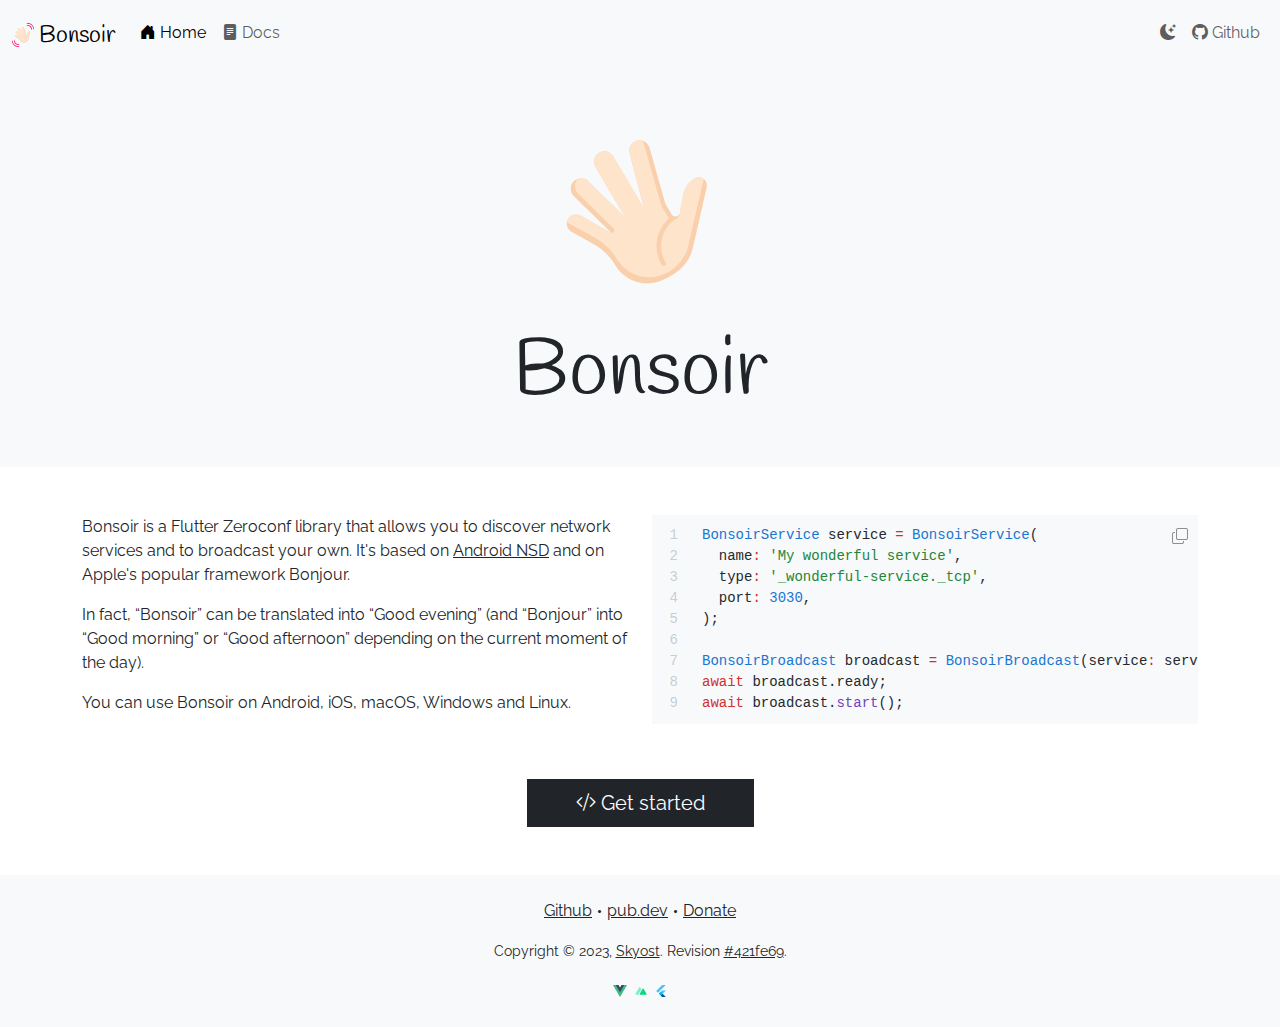
<file: index.html>
<!DOCTYPE html>
<html  lang="en" data-bs-theme="light">
<head><meta charset="utf-8">
<meta name="viewport" content="width=device-width, initial-scale=1">
<title>Bonsoir</title>
<meta name="theme-color" content="#343a40">
<link rel="icon" type="image/x-icon" href="/favicon.ico">
<meta name="description" content="A Flutter Zeroconf library that allows you to discover network services and to broadcast your own.">
<meta name="og:title" content="Bonsoir">
<meta name="og:description" content="A Flutter Zeroconf library that allows you to discover network services and to broadcast your own.">
<meta name="og:type" content="website">
<meta name="og:site_name" content="Bonsoir">
<meta name="og:url" content="https://bonsoir.skyost.eu/">
<meta name="og:image" content="https://bonsoir.skyost.eu/images/social/open-graph.png">
<meta name="og:locale" content="en">
<meta name="twitter:card" content="summary">
<meta name="twitter:title" content="Bonsoir">
<meta name="twitter:description" content="A Flutter Zeroconf library that allows you to discover network services and to broadcast your own.">
<meta name="twitter:site" content="@Skyost">
<meta name="twitter:creator" content="@Skyost">
<meta name="twitter:url" content="https://bonsoir.skyost.eu/">
<meta name="twitter:image" content="https://bonsoir.skyost.eu/images/social/twitter.png">
<link rel="canonical" href="https://bonsoir.skyost.eu/">
<link rel="preload" as="fetch" crossorigin="anonymous" href="/_payload.json">
<style>@keyframes wave-animation-7a59f758{0%{transform:rotate(0deg)}10%{transform:rotate(14deg)}20%{transform:rotate(-8deg)}30%{transform:rotate(14deg)}40%{transform:rotate(-4deg)}50%{transform:rotate(10deg)}60%{transform:rotate(0deg)}to{transform:rotate(0deg)}}.navbar.navbar-dark[data-v-7a59f758]{background-color:#181b1e!important}.navbar.navbar-dark .brand[data-v-7a59f758]:before{filter:hue-rotate(225deg)}.navbar .brand[data-v-7a59f758]{font-family:Handlee,cursive;font-size:1.5em;padding-top:.4em;position:relative}.navbar .brand .logo[data-v-7a59f758]{height:1em;vertical-align:sub}.navbar .brand[data-v-7a59f758]:before{background-image:url(/images/waves.svg);background-repeat:no-repeat;content:"";height:1em;left:0;position:absolute;top:.62em;width:1em}.navbar .brand:hover .logo[data-v-7a59f758]{animation-duration:2.5s;animation-iteration-count:infinite;animation-name:wave-animation-7a59f758;max-height:100%;max-width:90%;transform-origin:70% 70%}</style>
<style>.circle[data-v-d06cc63f]{font-size:3px;margin:0 6px;vertical-align:middle}.icons[data-v-d06cc63f]{margin-bottom:0;padding-left:0}.icons li[data-v-d06cc63f]{display:inline-block;margin:0 .25em}.icons li .icon[data-v-d06cc63f]{height:12px}</style>
<style>html{background-color:#f8f9fa}</style>
<style>@keyframes wave-animation-18cd70d9{0%{transform:rotate(0deg)}10%{transform:rotate(14deg)}20%{transform:rotate(-8deg)}30%{transform:rotate(14deg)}40%{transform:rotate(-4deg)}50%{transform:rotate(10deg)}60%{transform:rotate(0deg)}to{transform:rotate(0deg)}}.bonsoir-header[data-v-18cd70d9]{min-height:400px;position:relative}.bonsoir-header .title[data-v-18cd70d9]{left:50%;position:absolute;top:50%;transform:translate(-50%,-50%)}.bonsoir-header .title h1[data-v-18cd70d9]{font-family:Handlee,cursive;font-size:5rem}.bonsoir-header .title .logo[data-v-18cd70d9]{height:220px;position:relative;text-align:center}.bonsoir-header .title .logo .hand[data-v-18cd70d9]{animation-duration:2.5s;animation-iteration-count:infinite;animation-name:wave-animation-18cd70d9;max-height:100%;max-width:90%;transform-origin:70% 70%}.bonsoir-header .title .logo[data-v-18cd70d9]:before{animation:fade-in-animation-18cd70d9;animation-delay:1s;animation-duration:1s;animation-fill-mode:forwards;animation-iteration-count:1;background-image:url(/images/waves.svg);background-repeat:no-repeat;content:"";height:100%;opacity:0;position:absolute;width:100%}.bonsoir-header .title .logo.theme-dark[data-v-18cd70d9]:before{filter:hue-rotate(225deg)}@keyframes fade-in-animation-18cd70d9{0%{opacity:0}to{opacity:1}}</style>
<style>/*!
 * Bootstrap Icons v1.11.2 (https://icons.getbootstrap.com/)
 * Copyright 2019-2023 The Bootstrap Authors
 * Licensed under MIT (https://github.com/twbs/icons/blob/main/LICENSE)
 */@font-face{font-display:block;font-family:bootstrap-icons;src:url(/_nuxt/bootstrap-icons.5b2dd4d4.woff2?7141511ac37f13e1a387fb9fc6646256) format("woff2"),url(/_nuxt/bootstrap-icons.d0346eea.woff?7141511ac37f13e1a387fb9fc6646256) format("woff")}.bi:before,[class*=" bi-"]:before,[class^=bi-]:before{-webkit-font-smoothing:antialiased;-moz-osx-font-smoothing:grayscale;display:inline-block;font-family:bootstrap-icons!important;font-style:normal;font-variant:normal;font-weight:400!important;line-height:1;text-transform:none;vertical-align:-.125em}.bi-123:before{content:"\f67f"}.bi-alarm-fill:before{content:"\f101"}.bi-alarm:before{content:"\f102"}.bi-align-bottom:before{content:"\f103"}.bi-align-center:before{content:"\f104"}.bi-align-end:before{content:"\f105"}.bi-align-middle:before{content:"\f106"}.bi-align-start:before{content:"\f107"}.bi-align-top:before{content:"\f108"}.bi-alt:before{content:"\f109"}.bi-app-indicator:before{content:"\f10a"}.bi-app:before{content:"\f10b"}.bi-archive-fill:before{content:"\f10c"}.bi-archive:before{content:"\f10d"}.bi-arrow-90deg-down:before{content:"\f10e"}.bi-arrow-90deg-left:before{content:"\f10f"}.bi-arrow-90deg-right:before{content:"\f110"}.bi-arrow-90deg-up:before{content:"\f111"}.bi-arrow-bar-down:before{content:"\f112"}.bi-arrow-bar-left:before{content:"\f113"}.bi-arrow-bar-right:before{content:"\f114"}.bi-arrow-bar-up:before{content:"\f115"}.bi-arrow-clockwise:before{content:"\f116"}.bi-arrow-counterclockwise:before{content:"\f117"}.bi-arrow-down-circle-fill:before{content:"\f118"}.bi-arrow-down-circle:before{content:"\f119"}.bi-arrow-down-left-circle-fill:before{content:"\f11a"}.bi-arrow-down-left-circle:before{content:"\f11b"}.bi-arrow-down-left-square-fill:before{content:"\f11c"}.bi-arrow-down-left-square:before{content:"\f11d"}.bi-arrow-down-left:before{content:"\f11e"}.bi-arrow-down-right-circle-fill:before{content:"\f11f"}.bi-arrow-down-right-circle:before{content:"\f120"}.bi-arrow-down-right-square-fill:before{content:"\f121"}.bi-arrow-down-right-square:before{content:"\f122"}.bi-arrow-down-right:before{content:"\f123"}.bi-arrow-down-short:before{content:"\f124"}.bi-arrow-down-square-fill:before{content:"\f125"}.bi-arrow-down-square:before{content:"\f126"}.bi-arrow-down-up:before{content:"\f127"}.bi-arrow-down:before{content:"\f128"}.bi-arrow-left-circle-fill:before{content:"\f129"}.bi-arrow-left-circle:before{content:"\f12a"}.bi-arrow-left-right:before{content:"\f12b"}.bi-arrow-left-short:before{content:"\f12c"}.bi-arrow-left-square-fill:before{content:"\f12d"}.bi-arrow-left-square:before{content:"\f12e"}.bi-arrow-left:before{content:"\f12f"}.bi-arrow-repeat:before{content:"\f130"}.bi-arrow-return-left:before{content:"\f131"}.bi-arrow-return-right:before{content:"\f132"}.bi-arrow-right-circle-fill:before{content:"\f133"}.bi-arrow-right-circle:before{content:"\f134"}.bi-arrow-right-short:before{content:"\f135"}.bi-arrow-right-square-fill:before{content:"\f136"}.bi-arrow-right-square:before{content:"\f137"}.bi-arrow-right:before{content:"\f138"}.bi-arrow-up-circle-fill:before{content:"\f139"}.bi-arrow-up-circle:before{content:"\f13a"}.bi-arrow-up-left-circle-fill:before{content:"\f13b"}.bi-arrow-up-left-circle:before{content:"\f13c"}.bi-arrow-up-left-square-fill:before{content:"\f13d"}.bi-arrow-up-left-square:before{content:"\f13e"}.bi-arrow-up-left:before{content:"\f13f"}.bi-arrow-up-right-circle-fill:before{content:"\f140"}.bi-arrow-up-right-circle:before{content:"\f141"}.bi-arrow-up-right-square-fill:before{content:"\f142"}.bi-arrow-up-right-square:before{content:"\f143"}.bi-arrow-up-right:before{content:"\f144"}.bi-arrow-up-short:before{content:"\f145"}.bi-arrow-up-square-fill:before{content:"\f146"}.bi-arrow-up-square:before{content:"\f147"}.bi-arrow-up:before{content:"\f148"}.bi-arrows-angle-contract:before{content:"\f149"}.bi-arrows-angle-expand:before{content:"\f14a"}.bi-arrows-collapse:before{content:"\f14b"}.bi-arrows-expand:before{content:"\f14c"}.bi-arrows-fullscreen:before{content:"\f14d"}.bi-arrows-move:before{content:"\f14e"}.bi-aspect-ratio-fill:before{content:"\f14f"}.bi-aspect-ratio:before{content:"\f150"}.bi-asterisk:before{content:"\f151"}.bi-at:before{content:"\f152"}.bi-award-fill:before{content:"\f153"}.bi-award:before{content:"\f154"}.bi-back:before{content:"\f155"}.bi-backspace-fill:before{content:"\f156"}.bi-backspace-reverse-fill:before{content:"\f157"}.bi-backspace-reverse:before{content:"\f158"}.bi-backspace:before{content:"\f159"}.bi-badge-3d-fill:before{content:"\f15a"}.bi-badge-3d:before{content:"\f15b"}.bi-badge-4k-fill:before{content:"\f15c"}.bi-badge-4k:before{content:"\f15d"}.bi-badge-8k-fill:before{content:"\f15e"}.bi-badge-8k:before{content:"\f15f"}.bi-badge-ad-fill:before{content:"\f160"}.bi-badge-ad:before{content:"\f161"}.bi-badge-ar-fill:before{content:"\f162"}.bi-badge-ar:before{content:"\f163"}.bi-badge-cc-fill:before{content:"\f164"}.bi-badge-cc:before{content:"\f165"}.bi-badge-hd-fill:before{content:"\f166"}.bi-badge-hd:before{content:"\f167"}.bi-badge-tm-fill:before{content:"\f168"}.bi-badge-tm:before{content:"\f169"}.bi-badge-vo-fill:before{content:"\f16a"}.bi-badge-vo:before{content:"\f16b"}.bi-badge-vr-fill:before{content:"\f16c"}.bi-badge-vr:before{content:"\f16d"}.bi-badge-wc-fill:before{content:"\f16e"}.bi-badge-wc:before{content:"\f16f"}.bi-bag-check-fill:before{content:"\f170"}.bi-bag-check:before{content:"\f171"}.bi-bag-dash-fill:before{content:"\f172"}.bi-bag-dash:before{content:"\f173"}.bi-bag-fill:before{content:"\f174"}.bi-bag-plus-fill:before{content:"\f175"}.bi-bag-plus:before{content:"\f176"}.bi-bag-x-fill:before{content:"\f177"}.bi-bag-x:before{content:"\f178"}.bi-bag:before{content:"\f179"}.bi-bar-chart-fill:before{content:"\f17a"}.bi-bar-chart-line-fill:before{content:"\f17b"}.bi-bar-chart-line:before{content:"\f17c"}.bi-bar-chart-steps:before{content:"\f17d"}.bi-bar-chart:before{content:"\f17e"}.bi-basket-fill:before{content:"\f17f"}.bi-basket:before{content:"\f180"}.bi-basket2-fill:before{content:"\f181"}.bi-basket2:before{content:"\f182"}.bi-basket3-fill:before{content:"\f183"}.bi-basket3:before{content:"\f184"}.bi-battery-charging:before{content:"\f185"}.bi-battery-full:before{content:"\f186"}.bi-battery-half:before{content:"\f187"}.bi-battery:before{content:"\f188"}.bi-bell-fill:before{content:"\f189"}.bi-bell:before{content:"\f18a"}.bi-bezier:before{content:"\f18b"}.bi-bezier2:before{content:"\f18c"}.bi-bicycle:before{content:"\f18d"}.bi-binoculars-fill:before{content:"\f18e"}.bi-binoculars:before{content:"\f18f"}.bi-blockquote-left:before{content:"\f190"}.bi-blockquote-right:before{content:"\f191"}.bi-book-fill:before{content:"\f192"}.bi-book-half:before{content:"\f193"}.bi-book:before{content:"\f194"}.bi-bookmark-check-fill:before{content:"\f195"}.bi-bookmark-check:before{content:"\f196"}.bi-bookmark-dash-fill:before{content:"\f197"}.bi-bookmark-dash:before{content:"\f198"}.bi-bookmark-fill:before{content:"\f199"}.bi-bookmark-heart-fill:before{content:"\f19a"}.bi-bookmark-heart:before{content:"\f19b"}.bi-bookmark-plus-fill:before{content:"\f19c"}.bi-bookmark-plus:before{content:"\f19d"}.bi-bookmark-star-fill:before{content:"\f19e"}.bi-bookmark-star:before{content:"\f19f"}.bi-bookmark-x-fill:before{content:"\f1a0"}.bi-bookmark-x:before{content:"\f1a1"}.bi-bookmark:before{content:"\f1a2"}.bi-bookmarks-fill:before{content:"\f1a3"}.bi-bookmarks:before{content:"\f1a4"}.bi-bookshelf:before{content:"\f1a5"}.bi-bootstrap-fill:before{content:"\f1a6"}.bi-bootstrap-reboot:before{content:"\f1a7"}.bi-bootstrap:before{content:"\f1a8"}.bi-border-all:before{content:"\f1a9"}.bi-border-bottom:before{content:"\f1aa"}.bi-border-center:before{content:"\f1ab"}.bi-border-inner:before{content:"\f1ac"}.bi-border-left:before{content:"\f1ad"}.bi-border-middle:before{content:"\f1ae"}.bi-border-outer:before{content:"\f1af"}.bi-border-right:before{content:"\f1b0"}.bi-border-style:before{content:"\f1b1"}.bi-border-top:before{content:"\f1b2"}.bi-border-width:before{content:"\f1b3"}.bi-border:before{content:"\f1b4"}.bi-bounding-box-circles:before{content:"\f1b5"}.bi-bounding-box:before{content:"\f1b6"}.bi-box-arrow-down-left:before{content:"\f1b7"}.bi-box-arrow-down-right:before{content:"\f1b8"}.bi-box-arrow-down:before{content:"\f1b9"}.bi-box-arrow-in-down-left:before{content:"\f1ba"}.bi-box-arrow-in-down-right:before{content:"\f1bb"}.bi-box-arrow-in-down:before{content:"\f1bc"}.bi-box-arrow-in-left:before{content:"\f1bd"}.bi-box-arrow-in-right:before{content:"\f1be"}.bi-box-arrow-in-up-left:before{content:"\f1bf"}.bi-box-arrow-in-up-right:before{content:"\f1c0"}.bi-box-arrow-in-up:before{content:"\f1c1"}.bi-box-arrow-left:before{content:"\f1c2"}.bi-box-arrow-right:before{content:"\f1c3"}.bi-box-arrow-up-left:before{content:"\f1c4"}.bi-box-arrow-up-right:before{content:"\f1c5"}.bi-box-arrow-up:before{content:"\f1c6"}.bi-box-seam:before{content:"\f1c7"}.bi-box:before{content:"\f1c8"}.bi-braces:before{content:"\f1c9"}.bi-bricks:before{content:"\f1ca"}.bi-briefcase-fill:before{content:"\f1cb"}.bi-briefcase:before{content:"\f1cc"}.bi-brightness-alt-high-fill:before{content:"\f1cd"}.bi-brightness-alt-high:before{content:"\f1ce"}.bi-brightness-alt-low-fill:before{content:"\f1cf"}.bi-brightness-alt-low:before{content:"\f1d0"}.bi-brightness-high-fill:before{content:"\f1d1"}.bi-brightness-high:before{content:"\f1d2"}.bi-brightness-low-fill:before{content:"\f1d3"}.bi-brightness-low:before{content:"\f1d4"}.bi-broadcast-pin:before{content:"\f1d5"}.bi-broadcast:before{content:"\f1d6"}.bi-brush-fill:before{content:"\f1d7"}.bi-brush:before{content:"\f1d8"}.bi-bucket-fill:before{content:"\f1d9"}.bi-bucket:before{content:"\f1da"}.bi-bug-fill:before{content:"\f1db"}.bi-bug:before{content:"\f1dc"}.bi-building:before{content:"\f1dd"}.bi-bullseye:before{content:"\f1de"}.bi-calculator-fill:before{content:"\f1df"}.bi-calculator:before{content:"\f1e0"}.bi-calendar-check-fill:before{content:"\f1e1"}.bi-calendar-check:before{content:"\f1e2"}.bi-calendar-date-fill:before{content:"\f1e3"}.bi-calendar-date:before{content:"\f1e4"}.bi-calendar-day-fill:before{content:"\f1e5"}.bi-calendar-day:before{content:"\f1e6"}.bi-calendar-event-fill:before{content:"\f1e7"}.bi-calendar-event:before{content:"\f1e8"}.bi-calendar-fill:before{content:"\f1e9"}.bi-calendar-minus-fill:before{content:"\f1ea"}.bi-calendar-minus:before{content:"\f1eb"}.bi-calendar-month-fill:before{content:"\f1ec"}.bi-calendar-month:before{content:"\f1ed"}.bi-calendar-plus-fill:before{content:"\f1ee"}.bi-calendar-plus:before{content:"\f1ef"}.bi-calendar-range-fill:before{content:"\f1f0"}.bi-calendar-range:before{content:"\f1f1"}.bi-calendar-week-fill:before{content:"\f1f2"}.bi-calendar-week:before{content:"\f1f3"}.bi-calendar-x-fill:before{content:"\f1f4"}.bi-calendar-x:before{content:"\f1f5"}.bi-calendar:before{content:"\f1f6"}.bi-calendar2-check-fill:before{content:"\f1f7"}.bi-calendar2-check:before{content:"\f1f8"}.bi-calendar2-date-fill:before{content:"\f1f9"}.bi-calendar2-date:before{content:"\f1fa"}.bi-calendar2-day-fill:before{content:"\f1fb"}.bi-calendar2-day:before{content:"\f1fc"}.bi-calendar2-event-fill:before{content:"\f1fd"}.bi-calendar2-event:before{content:"\f1fe"}.bi-calendar2-fill:before{content:"\f1ff"}.bi-calendar2-minus-fill:before{content:"\f200"}.bi-calendar2-minus:before{content:"\f201"}.bi-calendar2-month-fill:before{content:"\f202"}.bi-calendar2-month:before{content:"\f203"}.bi-calendar2-plus-fill:before{content:"\f204"}.bi-calendar2-plus:before{content:"\f205"}.bi-calendar2-range-fill:before{content:"\f206"}.bi-calendar2-range:before{content:"\f207"}.bi-calendar2-week-fill:before{content:"\f208"}.bi-calendar2-week:before{content:"\f209"}.bi-calendar2-x-fill:before{content:"\f20a"}.bi-calendar2-x:before{content:"\f20b"}.bi-calendar2:before{content:"\f20c"}.bi-calendar3-event-fill:before{content:"\f20d"}.bi-calendar3-event:before{content:"\f20e"}.bi-calendar3-fill:before{content:"\f20f"}.bi-calendar3-range-fill:before{content:"\f210"}.bi-calendar3-range:before{content:"\f211"}.bi-calendar3-week-fill:before{content:"\f212"}.bi-calendar3-week:before{content:"\f213"}.bi-calendar3:before{content:"\f214"}.bi-calendar4-event:before{content:"\f215"}.bi-calendar4-range:before{content:"\f216"}.bi-calendar4-week:before{content:"\f217"}.bi-calendar4:before{content:"\f218"}.bi-camera-fill:before{content:"\f219"}.bi-camera-reels-fill:before{content:"\f21a"}.bi-camera-reels:before{content:"\f21b"}.bi-camera-video-fill:before{content:"\f21c"}.bi-camera-video-off-fill:before{content:"\f21d"}.bi-camera-video-off:before{content:"\f21e"}.bi-camera-video:before{content:"\f21f"}.bi-camera:before{content:"\f220"}.bi-camera2:before{content:"\f221"}.bi-capslock-fill:before{content:"\f222"}.bi-capslock:before{content:"\f223"}.bi-card-checklist:before{content:"\f224"}.bi-card-heading:before{content:"\f225"}.bi-card-image:before{content:"\f226"}.bi-card-list:before{content:"\f227"}.bi-card-text:before{content:"\f228"}.bi-caret-down-fill:before{content:"\f229"}.bi-caret-down-square-fill:before{content:"\f22a"}.bi-caret-down-square:before{content:"\f22b"}.bi-caret-down:before{content:"\f22c"}.bi-caret-left-fill:before{content:"\f22d"}.bi-caret-left-square-fill:before{content:"\f22e"}.bi-caret-left-square:before{content:"\f22f"}.bi-caret-left:before{content:"\f230"}.bi-caret-right-fill:before{content:"\f231"}.bi-caret-right-square-fill:before{content:"\f232"}.bi-caret-right-square:before{content:"\f233"}.bi-caret-right:before{content:"\f234"}.bi-caret-up-fill:before{content:"\f235"}.bi-caret-up-square-fill:before{content:"\f236"}.bi-caret-up-square:before{content:"\f237"}.bi-caret-up:before{content:"\f238"}.bi-cart-check-fill:before{content:"\f239"}.bi-cart-check:before{content:"\f23a"}.bi-cart-dash-fill:before{content:"\f23b"}.bi-cart-dash:before{content:"\f23c"}.bi-cart-fill:before{content:"\f23d"}.bi-cart-plus-fill:before{content:"\f23e"}.bi-cart-plus:before{content:"\f23f"}.bi-cart-x-fill:before{content:"\f240"}.bi-cart-x:before{content:"\f241"}.bi-cart:before{content:"\f242"}.bi-cart2:before{content:"\f243"}.bi-cart3:before{content:"\f244"}.bi-cart4:before{content:"\f245"}.bi-cash-stack:before{content:"\f246"}.bi-cash:before{content:"\f247"}.bi-cast:before{content:"\f248"}.bi-chat-dots-fill:before{content:"\f249"}.bi-chat-dots:before{content:"\f24a"}.bi-chat-fill:before{content:"\f24b"}.bi-chat-left-dots-fill:before{content:"\f24c"}.bi-chat-left-dots:before{content:"\f24d"}.bi-chat-left-fill:before{content:"\f24e"}.bi-chat-left-quote-fill:before{content:"\f24f"}.bi-chat-left-quote:before{content:"\f250"}.bi-chat-left-text-fill:before{content:"\f251"}.bi-chat-left-text:before{content:"\f252"}.bi-chat-left:before{content:"\f253"}.bi-chat-quote-fill:before{content:"\f254"}.bi-chat-quote:before{content:"\f255"}.bi-chat-right-dots-fill:before{content:"\f256"}.bi-chat-right-dots:before{content:"\f257"}.bi-chat-right-fill:before{content:"\f258"}.bi-chat-right-quote-fill:before{content:"\f259"}.bi-chat-right-quote:before{content:"\f25a"}.bi-chat-right-text-fill:before{content:"\f25b"}.bi-chat-right-text:before{content:"\f25c"}.bi-chat-right:before{content:"\f25d"}.bi-chat-square-dots-fill:before{content:"\f25e"}.bi-chat-square-dots:before{content:"\f25f"}.bi-chat-square-fill:before{content:"\f260"}.bi-chat-square-quote-fill:before{content:"\f261"}.bi-chat-square-quote:before{content:"\f262"}.bi-chat-square-text-fill:before{content:"\f263"}.bi-chat-square-text:before{content:"\f264"}.bi-chat-square:before{content:"\f265"}.bi-chat-text-fill:before{content:"\f266"}.bi-chat-text:before{content:"\f267"}.bi-chat:before{content:"\f268"}.bi-check-all:before{content:"\f269"}.bi-check-circle-fill:before{content:"\f26a"}.bi-check-circle:before{content:"\f26b"}.bi-check-square-fill:before{content:"\f26c"}.bi-check-square:before{content:"\f26d"}.bi-check:before{content:"\f26e"}.bi-check2-all:before{content:"\f26f"}.bi-check2-circle:before{content:"\f270"}.bi-check2-square:before{content:"\f271"}.bi-check2:before{content:"\f272"}.bi-chevron-bar-contract:before{content:"\f273"}.bi-chevron-bar-down:before{content:"\f274"}.bi-chevron-bar-expand:before{content:"\f275"}.bi-chevron-bar-left:before{content:"\f276"}.bi-chevron-bar-right:before{content:"\f277"}.bi-chevron-bar-up:before{content:"\f278"}.bi-chevron-compact-down:before{content:"\f279"}.bi-chevron-compact-left:before{content:"\f27a"}.bi-chevron-compact-right:before{content:"\f27b"}.bi-chevron-compact-up:before{content:"\f27c"}.bi-chevron-contract:before{content:"\f27d"}.bi-chevron-double-down:before{content:"\f27e"}.bi-chevron-double-left:before{content:"\f27f"}.bi-chevron-double-right:before{content:"\f280"}.bi-chevron-double-up:before{content:"\f281"}.bi-chevron-down:before{content:"\f282"}.bi-chevron-expand:before{content:"\f283"}.bi-chevron-left:before{content:"\f284"}.bi-chevron-right:before{content:"\f285"}.bi-chevron-up:before{content:"\f286"}.bi-circle-fill:before{content:"\f287"}.bi-circle-half:before{content:"\f288"}.bi-circle-square:before{content:"\f289"}.bi-circle:before{content:"\f28a"}.bi-clipboard-check:before{content:"\f28b"}.bi-clipboard-data:before{content:"\f28c"}.bi-clipboard-minus:before{content:"\f28d"}.bi-clipboard-plus:before{content:"\f28e"}.bi-clipboard-x:before{content:"\f28f"}.bi-clipboard:before{content:"\f290"}.bi-clock-fill:before{content:"\f291"}.bi-clock-history:before{content:"\f292"}.bi-clock:before{content:"\f293"}.bi-cloud-arrow-down-fill:before{content:"\f294"}.bi-cloud-arrow-down:before{content:"\f295"}.bi-cloud-arrow-up-fill:before{content:"\f296"}.bi-cloud-arrow-up:before{content:"\f297"}.bi-cloud-check-fill:before{content:"\f298"}.bi-cloud-check:before{content:"\f299"}.bi-cloud-download-fill:before{content:"\f29a"}.bi-cloud-download:before{content:"\f29b"}.bi-cloud-drizzle-fill:before{content:"\f29c"}.bi-cloud-drizzle:before{content:"\f29d"}.bi-cloud-fill:before{content:"\f29e"}.bi-cloud-fog-fill:before{content:"\f29f"}.bi-cloud-fog:before{content:"\f2a0"}.bi-cloud-fog2-fill:before{content:"\f2a1"}.bi-cloud-fog2:before{content:"\f2a2"}.bi-cloud-hail-fill:before{content:"\f2a3"}.bi-cloud-hail:before{content:"\f2a4"}.bi-cloud-haze-fill:before{content:"\f2a6"}.bi-cloud-haze:before{content:"\f2a7"}.bi-cloud-haze2-fill:before{content:"\f2a8"}.bi-cloud-lightning-fill:before{content:"\f2a9"}.bi-cloud-lightning-rain-fill:before{content:"\f2aa"}.bi-cloud-lightning-rain:before{content:"\f2ab"}.bi-cloud-lightning:before{content:"\f2ac"}.bi-cloud-minus-fill:before{content:"\f2ad"}.bi-cloud-minus:before{content:"\f2ae"}.bi-cloud-moon-fill:before{content:"\f2af"}.bi-cloud-moon:before{content:"\f2b0"}.bi-cloud-plus-fill:before{content:"\f2b1"}.bi-cloud-plus:before{content:"\f2b2"}.bi-cloud-rain-fill:before{content:"\f2b3"}.bi-cloud-rain-heavy-fill:before{content:"\f2b4"}.bi-cloud-rain-heavy:before{content:"\f2b5"}.bi-cloud-rain:before{content:"\f2b6"}.bi-cloud-slash-fill:before{content:"\f2b7"}.bi-cloud-slash:before{content:"\f2b8"}.bi-cloud-sleet-fill:before{content:"\f2b9"}.bi-cloud-sleet:before{content:"\f2ba"}.bi-cloud-snow-fill:before{content:"\f2bb"}.bi-cloud-snow:before{content:"\f2bc"}.bi-cloud-sun-fill:before{content:"\f2bd"}.bi-cloud-sun:before{content:"\f2be"}.bi-cloud-upload-fill:before{content:"\f2bf"}.bi-cloud-upload:before{content:"\f2c0"}.bi-cloud:before{content:"\f2c1"}.bi-clouds-fill:before{content:"\f2c2"}.bi-clouds:before{content:"\f2c3"}.bi-cloudy-fill:before{content:"\f2c4"}.bi-cloudy:before{content:"\f2c5"}.bi-code-slash:before{content:"\f2c6"}.bi-code-square:before{content:"\f2c7"}.bi-code:before{content:"\f2c8"}.bi-collection-fill:before{content:"\f2c9"}.bi-collection-play-fill:before{content:"\f2ca"}.bi-collection-play:before{content:"\f2cb"}.bi-collection:before{content:"\f2cc"}.bi-columns-gap:before{content:"\f2cd"}.bi-columns:before{content:"\f2ce"}.bi-command:before{content:"\f2cf"}.bi-compass-fill:before{content:"\f2d0"}.bi-compass:before{content:"\f2d1"}.bi-cone-striped:before{content:"\f2d2"}.bi-cone:before{content:"\f2d3"}.bi-controller:before{content:"\f2d4"}.bi-cpu-fill:before{content:"\f2d5"}.bi-cpu:before{content:"\f2d6"}.bi-credit-card-2-back-fill:before{content:"\f2d7"}.bi-credit-card-2-back:before{content:"\f2d8"}.bi-credit-card-2-front-fill:before{content:"\f2d9"}.bi-credit-card-2-front:before{content:"\f2da"}.bi-credit-card-fill:before{content:"\f2db"}.bi-credit-card:before{content:"\f2dc"}.bi-crop:before{content:"\f2dd"}.bi-cup-fill:before{content:"\f2de"}.bi-cup-straw:before{content:"\f2df"}.bi-cup:before{content:"\f2e0"}.bi-cursor-fill:before{content:"\f2e1"}.bi-cursor-text:before{content:"\f2e2"}.bi-cursor:before{content:"\f2e3"}.bi-dash-circle-dotted:before{content:"\f2e4"}.bi-dash-circle-fill:before{content:"\f2e5"}.bi-dash-circle:before{content:"\f2e6"}.bi-dash-square-dotted:before{content:"\f2e7"}.bi-dash-square-fill:before{content:"\f2e8"}.bi-dash-square:before{content:"\f2e9"}.bi-dash:before{content:"\f2ea"}.bi-diagram-2-fill:before{content:"\f2eb"}.bi-diagram-2:before{content:"\f2ec"}.bi-diagram-3-fill:before{content:"\f2ed"}.bi-diagram-3:before{content:"\f2ee"}.bi-diamond-fill:before{content:"\f2ef"}.bi-diamond-half:before{content:"\f2f0"}.bi-diamond:before{content:"\f2f1"}.bi-dice-1-fill:before{content:"\f2f2"}.bi-dice-1:before{content:"\f2f3"}.bi-dice-2-fill:before{content:"\f2f4"}.bi-dice-2:before{content:"\f2f5"}.bi-dice-3-fill:before{content:"\f2f6"}.bi-dice-3:before{content:"\f2f7"}.bi-dice-4-fill:before{content:"\f2f8"}.bi-dice-4:before{content:"\f2f9"}.bi-dice-5-fill:before{content:"\f2fa"}.bi-dice-5:before{content:"\f2fb"}.bi-dice-6-fill:before{content:"\f2fc"}.bi-dice-6:before{content:"\f2fd"}.bi-disc-fill:before{content:"\f2fe"}.bi-disc:before{content:"\f2ff"}.bi-discord:before{content:"\f300"}.bi-display-fill:before{content:"\f301"}.bi-display:before{content:"\f302"}.bi-distribute-horizontal:before{content:"\f303"}.bi-distribute-vertical:before{content:"\f304"}.bi-door-closed-fill:before{content:"\f305"}.bi-door-closed:before{content:"\f306"}.bi-door-open-fill:before{content:"\f307"}.bi-door-open:before{content:"\f308"}.bi-dot:before{content:"\f309"}.bi-download:before{content:"\f30a"}.bi-droplet-fill:before{content:"\f30b"}.bi-droplet-half:before{content:"\f30c"}.bi-droplet:before{content:"\f30d"}.bi-earbuds:before{content:"\f30e"}.bi-easel-fill:before{content:"\f30f"}.bi-easel:before{content:"\f310"}.bi-egg-fill:before{content:"\f311"}.bi-egg-fried:before{content:"\f312"}.bi-egg:before{content:"\f313"}.bi-eject-fill:before{content:"\f314"}.bi-eject:before{content:"\f315"}.bi-emoji-angry-fill:before{content:"\f316"}.bi-emoji-angry:before{content:"\f317"}.bi-emoji-dizzy-fill:before{content:"\f318"}.bi-emoji-dizzy:before{content:"\f319"}.bi-emoji-expressionless-fill:before{content:"\f31a"}.bi-emoji-expressionless:before{content:"\f31b"}.bi-emoji-frown-fill:before{content:"\f31c"}.bi-emoji-frown:before{content:"\f31d"}.bi-emoji-heart-eyes-fill:before{content:"\f31e"}.bi-emoji-heart-eyes:before{content:"\f31f"}.bi-emoji-laughing-fill:before{content:"\f320"}.bi-emoji-laughing:before{content:"\f321"}.bi-emoji-neutral-fill:before{content:"\f322"}.bi-emoji-neutral:before{content:"\f323"}.bi-emoji-smile-fill:before{content:"\f324"}.bi-emoji-smile-upside-down-fill:before{content:"\f325"}.bi-emoji-smile-upside-down:before{content:"\f326"}.bi-emoji-smile:before{content:"\f327"}.bi-emoji-sunglasses-fill:before{content:"\f328"}.bi-emoji-sunglasses:before{content:"\f329"}.bi-emoji-wink-fill:before{content:"\f32a"}.bi-emoji-wink:before{content:"\f32b"}.bi-envelope-fill:before{content:"\f32c"}.bi-envelope-open-fill:before{content:"\f32d"}.bi-envelope-open:before{content:"\f32e"}.bi-envelope:before{content:"\f32f"}.bi-eraser-fill:before{content:"\f330"}.bi-eraser:before{content:"\f331"}.bi-exclamation-circle-fill:before{content:"\f332"}.bi-exclamation-circle:before{content:"\f333"}.bi-exclamation-diamond-fill:before{content:"\f334"}.bi-exclamation-diamond:before{content:"\f335"}.bi-exclamation-octagon-fill:before{content:"\f336"}.bi-exclamation-octagon:before{content:"\f337"}.bi-exclamation-square-fill:before{content:"\f338"}.bi-exclamation-square:before{content:"\f339"}.bi-exclamation-triangle-fill:before{content:"\f33a"}.bi-exclamation-triangle:before{content:"\f33b"}.bi-exclamation:before{content:"\f33c"}.bi-exclude:before{content:"\f33d"}.bi-eye-fill:before{content:"\f33e"}.bi-eye-slash-fill:before{content:"\f33f"}.bi-eye-slash:before{content:"\f340"}.bi-eye:before{content:"\f341"}.bi-eyedropper:before{content:"\f342"}.bi-eyeglasses:before{content:"\f343"}.bi-facebook:before{content:"\f344"}.bi-file-arrow-down-fill:before{content:"\f345"}.bi-file-arrow-down:before{content:"\f346"}.bi-file-arrow-up-fill:before{content:"\f347"}.bi-file-arrow-up:before{content:"\f348"}.bi-file-bar-graph-fill:before{content:"\f349"}.bi-file-bar-graph:before{content:"\f34a"}.bi-file-binary-fill:before{content:"\f34b"}.bi-file-binary:before{content:"\f34c"}.bi-file-break-fill:before{content:"\f34d"}.bi-file-break:before{content:"\f34e"}.bi-file-check-fill:before{content:"\f34f"}.bi-file-check:before{content:"\f350"}.bi-file-code-fill:before{content:"\f351"}.bi-file-code:before{content:"\f352"}.bi-file-diff-fill:before{content:"\f353"}.bi-file-diff:before{content:"\f354"}.bi-file-earmark-arrow-down-fill:before{content:"\f355"}.bi-file-earmark-arrow-down:before{content:"\f356"}.bi-file-earmark-arrow-up-fill:before{content:"\f357"}.bi-file-earmark-arrow-up:before{content:"\f358"}.bi-file-earmark-bar-graph-fill:before{content:"\f359"}.bi-file-earmark-bar-graph:before{content:"\f35a"}.bi-file-earmark-binary-fill:before{content:"\f35b"}.bi-file-earmark-binary:before{content:"\f35c"}.bi-file-earmark-break-fill:before{content:"\f35d"}.bi-file-earmark-break:before{content:"\f35e"}.bi-file-earmark-check-fill:before{content:"\f35f"}.bi-file-earmark-check:before{content:"\f360"}.bi-file-earmark-code-fill:before{content:"\f361"}.bi-file-earmark-code:before{content:"\f362"}.bi-file-earmark-diff-fill:before{content:"\f363"}.bi-file-earmark-diff:before{content:"\f364"}.bi-file-earmark-easel-fill:before{content:"\f365"}.bi-file-earmark-easel:before{content:"\f366"}.bi-file-earmark-excel-fill:before{content:"\f367"}.bi-file-earmark-excel:before{content:"\f368"}.bi-file-earmark-fill:before{content:"\f369"}.bi-file-earmark-font-fill:before{content:"\f36a"}.bi-file-earmark-font:before{content:"\f36b"}.bi-file-earmark-image-fill:before{content:"\f36c"}.bi-file-earmark-image:before{content:"\f36d"}.bi-file-earmark-lock-fill:before{content:"\f36e"}.bi-file-earmark-lock:before{content:"\f36f"}.bi-file-earmark-lock2-fill:before{content:"\f370"}.bi-file-earmark-lock2:before{content:"\f371"}.bi-file-earmark-medical-fill:before{content:"\f372"}.bi-file-earmark-medical:before{content:"\f373"}.bi-file-earmark-minus-fill:before{content:"\f374"}.bi-file-earmark-minus:before{content:"\f375"}.bi-file-earmark-music-fill:before{content:"\f376"}.bi-file-earmark-music:before{content:"\f377"}.bi-file-earmark-person-fill:before{content:"\f378"}.bi-file-earmark-person:before{content:"\f379"}.bi-file-earmark-play-fill:before{content:"\f37a"}.bi-file-earmark-play:before{content:"\f37b"}.bi-file-earmark-plus-fill:before{content:"\f37c"}.bi-file-earmark-plus:before{content:"\f37d"}.bi-file-earmark-post-fill:before{content:"\f37e"}.bi-file-earmark-post:before{content:"\f37f"}.bi-file-earmark-ppt-fill:before{content:"\f380"}.bi-file-earmark-ppt:before{content:"\f381"}.bi-file-earmark-richtext-fill:before{content:"\f382"}.bi-file-earmark-richtext:before{content:"\f383"}.bi-file-earmark-ruled-fill:before{content:"\f384"}.bi-file-earmark-ruled:before{content:"\f385"}.bi-file-earmark-slides-fill:before{content:"\f386"}.bi-file-earmark-slides:before{content:"\f387"}.bi-file-earmark-spreadsheet-fill:before{content:"\f388"}.bi-file-earmark-spreadsheet:before{content:"\f389"}.bi-file-earmark-text-fill:before{content:"\f38a"}.bi-file-earmark-text:before{content:"\f38b"}.bi-file-earmark-word-fill:before{content:"\f38c"}.bi-file-earmark-word:before{content:"\f38d"}.bi-file-earmark-x-fill:before{content:"\f38e"}.bi-file-earmark-x:before{content:"\f38f"}.bi-file-earmark-zip-fill:before{content:"\f390"}.bi-file-earmark-zip:before{content:"\f391"}.bi-file-earmark:before{content:"\f392"}.bi-file-easel-fill:before{content:"\f393"}.bi-file-easel:before{content:"\f394"}.bi-file-excel-fill:before{content:"\f395"}.bi-file-excel:before{content:"\f396"}.bi-file-fill:before{content:"\f397"}.bi-file-font-fill:before{content:"\f398"}.bi-file-font:before{content:"\f399"}.bi-file-image-fill:before{content:"\f39a"}.bi-file-image:before{content:"\f39b"}.bi-file-lock-fill:before{content:"\f39c"}.bi-file-lock:before{content:"\f39d"}.bi-file-lock2-fill:before{content:"\f39e"}.bi-file-lock2:before{content:"\f39f"}.bi-file-medical-fill:before{content:"\f3a0"}.bi-file-medical:before{content:"\f3a1"}.bi-file-minus-fill:before{content:"\f3a2"}.bi-file-minus:before{content:"\f3a3"}.bi-file-music-fill:before{content:"\f3a4"}.bi-file-music:before{content:"\f3a5"}.bi-file-person-fill:before{content:"\f3a6"}.bi-file-person:before{content:"\f3a7"}.bi-file-play-fill:before{content:"\f3a8"}.bi-file-play:before{content:"\f3a9"}.bi-file-plus-fill:before{content:"\f3aa"}.bi-file-plus:before{content:"\f3ab"}.bi-file-post-fill:before{content:"\f3ac"}.bi-file-post:before{content:"\f3ad"}.bi-file-ppt-fill:before{content:"\f3ae"}.bi-file-ppt:before{content:"\f3af"}.bi-file-richtext-fill:before{content:"\f3b0"}.bi-file-richtext:before{content:"\f3b1"}.bi-file-ruled-fill:before{content:"\f3b2"}.bi-file-ruled:before{content:"\f3b3"}.bi-file-slides-fill:before{content:"\f3b4"}.bi-file-slides:before{content:"\f3b5"}.bi-file-spreadsheet-fill:before{content:"\f3b6"}.bi-file-spreadsheet:before{content:"\f3b7"}.bi-file-text-fill:before{content:"\f3b8"}.bi-file-text:before{content:"\f3b9"}.bi-file-word-fill:before{content:"\f3ba"}.bi-file-word:before{content:"\f3bb"}.bi-file-x-fill:before{content:"\f3bc"}.bi-file-x:before{content:"\f3bd"}.bi-file-zip-fill:before{content:"\f3be"}.bi-file-zip:before{content:"\f3bf"}.bi-file:before{content:"\f3c0"}.bi-files-alt:before{content:"\f3c1"}.bi-files:before{content:"\f3c2"}.bi-film:before{content:"\f3c3"}.bi-filter-circle-fill:before{content:"\f3c4"}.bi-filter-circle:before{content:"\f3c5"}.bi-filter-left:before{content:"\f3c6"}.bi-filter-right:before{content:"\f3c7"}.bi-filter-square-fill:before{content:"\f3c8"}.bi-filter-square:before{content:"\f3c9"}.bi-filter:before{content:"\f3ca"}.bi-flag-fill:before{content:"\f3cb"}.bi-flag:before{content:"\f3cc"}.bi-flower1:before{content:"\f3cd"}.bi-flower2:before{content:"\f3ce"}.bi-flower3:before{content:"\f3cf"}.bi-folder-check:before{content:"\f3d0"}.bi-folder-fill:before{content:"\f3d1"}.bi-folder-minus:before{content:"\f3d2"}.bi-folder-plus:before{content:"\f3d3"}.bi-folder-symlink-fill:before{content:"\f3d4"}.bi-folder-symlink:before{content:"\f3d5"}.bi-folder-x:before{content:"\f3d6"}.bi-folder:before{content:"\f3d7"}.bi-folder2-open:before{content:"\f3d8"}.bi-folder2:before{content:"\f3d9"}.bi-fonts:before{content:"\f3da"}.bi-forward-fill:before{content:"\f3db"}.bi-forward:before{content:"\f3dc"}.bi-front:before{content:"\f3dd"}.bi-fullscreen-exit:before{content:"\f3de"}.bi-fullscreen:before{content:"\f3df"}.bi-funnel-fill:before{content:"\f3e0"}.bi-funnel:before{content:"\f3e1"}.bi-gear-fill:before{content:"\f3e2"}.bi-gear-wide-connected:before{content:"\f3e3"}.bi-gear-wide:before{content:"\f3e4"}.bi-gear:before{content:"\f3e5"}.bi-gem:before{content:"\f3e6"}.bi-geo-alt-fill:before{content:"\f3e7"}.bi-geo-alt:before{content:"\f3e8"}.bi-geo-fill:before{content:"\f3e9"}.bi-geo:before{content:"\f3ea"}.bi-gift-fill:before{content:"\f3eb"}.bi-gift:before{content:"\f3ec"}.bi-github:before{content:"\f3ed"}.bi-globe:before{content:"\f3ee"}.bi-globe2:before{content:"\f3ef"}.bi-google:before{content:"\f3f0"}.bi-graph-down:before{content:"\f3f1"}.bi-graph-up:before{content:"\f3f2"}.bi-grid-1x2-fill:before{content:"\f3f3"}.bi-grid-1x2:before{content:"\f3f4"}.bi-grid-3x2-gap-fill:before{content:"\f3f5"}.bi-grid-3x2-gap:before{content:"\f3f6"}.bi-grid-3x2:before{content:"\f3f7"}.bi-grid-3x3-gap-fill:before{content:"\f3f8"}.bi-grid-3x3-gap:before{content:"\f3f9"}.bi-grid-3x3:before{content:"\f3fa"}.bi-grid-fill:before{content:"\f3fb"}.bi-grid:before{content:"\f3fc"}.bi-grip-horizontal:before{content:"\f3fd"}.bi-grip-vertical:before{content:"\f3fe"}.bi-hammer:before{content:"\f3ff"}.bi-hand-index-fill:before{content:"\f400"}.bi-hand-index-thumb-fill:before{content:"\f401"}.bi-hand-index-thumb:before{content:"\f402"}.bi-hand-index:before{content:"\f403"}.bi-hand-thumbs-down-fill:before{content:"\f404"}.bi-hand-thumbs-down:before{content:"\f405"}.bi-hand-thumbs-up-fill:before{content:"\f406"}.bi-hand-thumbs-up:before{content:"\f407"}.bi-handbag-fill:before{content:"\f408"}.bi-handbag:before{content:"\f409"}.bi-hash:before{content:"\f40a"}.bi-hdd-fill:before{content:"\f40b"}.bi-hdd-network-fill:before{content:"\f40c"}.bi-hdd-network:before{content:"\f40d"}.bi-hdd-rack-fill:before{content:"\f40e"}.bi-hdd-rack:before{content:"\f40f"}.bi-hdd-stack-fill:before{content:"\f410"}.bi-hdd-stack:before{content:"\f411"}.bi-hdd:before{content:"\f412"}.bi-headphones:before{content:"\f413"}.bi-headset:before{content:"\f414"}.bi-heart-fill:before{content:"\f415"}.bi-heart-half:before{content:"\f416"}.bi-heart:before{content:"\f417"}.bi-heptagon-fill:before{content:"\f418"}.bi-heptagon-half:before{content:"\f419"}.bi-heptagon:before{content:"\f41a"}.bi-hexagon-fill:before{content:"\f41b"}.bi-hexagon-half:before{content:"\f41c"}.bi-hexagon:before{content:"\f41d"}.bi-hourglass-bottom:before{content:"\f41e"}.bi-hourglass-split:before{content:"\f41f"}.bi-hourglass-top:before{content:"\f420"}.bi-hourglass:before{content:"\f421"}.bi-house-door-fill:before{content:"\f422"}.bi-house-door:before{content:"\f423"}.bi-house-fill:before{content:"\f424"}.bi-house:before{content:"\f425"}.bi-hr:before{content:"\f426"}.bi-hurricane:before{content:"\f427"}.bi-image-alt:before{content:"\f428"}.bi-image-fill:before{content:"\f429"}.bi-image:before{content:"\f42a"}.bi-images:before{content:"\f42b"}.bi-inbox-fill:before{content:"\f42c"}.bi-inbox:before{content:"\f42d"}.bi-inboxes-fill:before{content:"\f42e"}.bi-inboxes:before{content:"\f42f"}.bi-info-circle-fill:before{content:"\f430"}.bi-info-circle:before{content:"\f431"}.bi-info-square-fill:before{content:"\f432"}.bi-info-square:before{content:"\f433"}.bi-info:before{content:"\f434"}.bi-input-cursor-text:before{content:"\f435"}.bi-input-cursor:before{content:"\f436"}.bi-instagram:before{content:"\f437"}.bi-intersect:before{content:"\f438"}.bi-journal-album:before{content:"\f439"}.bi-journal-arrow-down:before{content:"\f43a"}.bi-journal-arrow-up:before{content:"\f43b"}.bi-journal-bookmark-fill:before{content:"\f43c"}.bi-journal-bookmark:before{content:"\f43d"}.bi-journal-check:before{content:"\f43e"}.bi-journal-code:before{content:"\f43f"}.bi-journal-medical:before{content:"\f440"}.bi-journal-minus:before{content:"\f441"}.bi-journal-plus:before{content:"\f442"}.bi-journal-richtext:before{content:"\f443"}.bi-journal-text:before{content:"\f444"}.bi-journal-x:before{content:"\f445"}.bi-journal:before{content:"\f446"}.bi-journals:before{content:"\f447"}.bi-joystick:before{content:"\f448"}.bi-justify-left:before{content:"\f449"}.bi-justify-right:before{content:"\f44a"}.bi-justify:before{content:"\f44b"}.bi-kanban-fill:before{content:"\f44c"}.bi-kanban:before{content:"\f44d"}.bi-key-fill:before{content:"\f44e"}.bi-key:before{content:"\f44f"}.bi-keyboard-fill:before{content:"\f450"}.bi-keyboard:before{content:"\f451"}.bi-ladder:before{content:"\f452"}.bi-lamp-fill:before{content:"\f453"}.bi-lamp:before{content:"\f454"}.bi-laptop-fill:before{content:"\f455"}.bi-laptop:before{content:"\f456"}.bi-layer-backward:before{content:"\f457"}.bi-layer-forward:before{content:"\f458"}.bi-layers-fill:before{content:"\f459"}.bi-layers-half:before{content:"\f45a"}.bi-layers:before{content:"\f45b"}.bi-layout-sidebar-inset-reverse:before{content:"\f45c"}.bi-layout-sidebar-inset:before{content:"\f45d"}.bi-layout-sidebar-reverse:before{content:"\f45e"}.bi-layout-sidebar:before{content:"\f45f"}.bi-layout-split:before{content:"\f460"}.bi-layout-text-sidebar-reverse:before{content:"\f461"}.bi-layout-text-sidebar:before{content:"\f462"}.bi-layout-text-window-reverse:before{content:"\f463"}.bi-layout-text-window:before{content:"\f464"}.bi-layout-three-columns:before{content:"\f465"}.bi-layout-wtf:before{content:"\f466"}.bi-life-preserver:before{content:"\f467"}.bi-lightbulb-fill:before{content:"\f468"}.bi-lightbulb-off-fill:before{content:"\f469"}.bi-lightbulb-off:before{content:"\f46a"}.bi-lightbulb:before{content:"\f46b"}.bi-lightning-charge-fill:before{content:"\f46c"}.bi-lightning-charge:before{content:"\f46d"}.bi-lightning-fill:before{content:"\f46e"}.bi-lightning:before{content:"\f46f"}.bi-link-45deg:before{content:"\f470"}.bi-link:before{content:"\f471"}.bi-linkedin:before{content:"\f472"}.bi-list-check:before{content:"\f473"}.bi-list-nested:before{content:"\f474"}.bi-list-ol:before{content:"\f475"}.bi-list-stars:before{content:"\f476"}.bi-list-task:before{content:"\f477"}.bi-list-ul:before{content:"\f478"}.bi-list:before{content:"\f479"}.bi-lock-fill:before{content:"\f47a"}.bi-lock:before{content:"\f47b"}.bi-mailbox:before{content:"\f47c"}.bi-mailbox2:before{content:"\f47d"}.bi-map-fill:before{content:"\f47e"}.bi-map:before{content:"\f47f"}.bi-markdown-fill:before{content:"\f480"}.bi-markdown:before{content:"\f481"}.bi-mask:before{content:"\f482"}.bi-megaphone-fill:before{content:"\f483"}.bi-megaphone:before{content:"\f484"}.bi-menu-app-fill:before{content:"\f485"}.bi-menu-app:before{content:"\f486"}.bi-menu-button-fill:before{content:"\f487"}.bi-menu-button-wide-fill:before{content:"\f488"}.bi-menu-button-wide:before{content:"\f489"}.bi-menu-button:before{content:"\f48a"}.bi-menu-down:before{content:"\f48b"}.bi-menu-up:before{content:"\f48c"}.bi-mic-fill:before{content:"\f48d"}.bi-mic-mute-fill:before{content:"\f48e"}.bi-mic-mute:before{content:"\f48f"}.bi-mic:before{content:"\f490"}.bi-minecart-loaded:before{content:"\f491"}.bi-minecart:before{content:"\f492"}.bi-moisture:before{content:"\f493"}.bi-moon-fill:before{content:"\f494"}.bi-moon-stars-fill:before{content:"\f495"}.bi-moon-stars:before{content:"\f496"}.bi-moon:before{content:"\f497"}.bi-mouse-fill:before{content:"\f498"}.bi-mouse:before{content:"\f499"}.bi-mouse2-fill:before{content:"\f49a"}.bi-mouse2:before{content:"\f49b"}.bi-mouse3-fill:before{content:"\f49c"}.bi-mouse3:before{content:"\f49d"}.bi-music-note-beamed:before{content:"\f49e"}.bi-music-note-list:before{content:"\f49f"}.bi-music-note:before{content:"\f4a0"}.bi-music-player-fill:before{content:"\f4a1"}.bi-music-player:before{content:"\f4a2"}.bi-newspaper:before{content:"\f4a3"}.bi-node-minus-fill:before{content:"\f4a4"}.bi-node-minus:before{content:"\f4a5"}.bi-node-plus-fill:before{content:"\f4a6"}.bi-node-plus:before{content:"\f4a7"}.bi-nut-fill:before{content:"\f4a8"}.bi-nut:before{content:"\f4a9"}.bi-octagon-fill:before{content:"\f4aa"}.bi-octagon-half:before{content:"\f4ab"}.bi-octagon:before{content:"\f4ac"}.bi-option:before{content:"\f4ad"}.bi-outlet:before{content:"\f4ae"}.bi-paint-bucket:before{content:"\f4af"}.bi-palette-fill:before{content:"\f4b0"}.bi-palette:before{content:"\f4b1"}.bi-palette2:before{content:"\f4b2"}.bi-paperclip:before{content:"\f4b3"}.bi-paragraph:before{content:"\f4b4"}.bi-patch-check-fill:before{content:"\f4b5"}.bi-patch-check:before{content:"\f4b6"}.bi-patch-exclamation-fill:before{content:"\f4b7"}.bi-patch-exclamation:before{content:"\f4b8"}.bi-patch-minus-fill:before{content:"\f4b9"}.bi-patch-minus:before{content:"\f4ba"}.bi-patch-plus-fill:before{content:"\f4bb"}.bi-patch-plus:before{content:"\f4bc"}.bi-patch-question-fill:before{content:"\f4bd"}.bi-patch-question:before{content:"\f4be"}.bi-pause-btn-fill:before{content:"\f4bf"}.bi-pause-btn:before{content:"\f4c0"}.bi-pause-circle-fill:before{content:"\f4c1"}.bi-pause-circle:before{content:"\f4c2"}.bi-pause-fill:before{content:"\f4c3"}.bi-pause:before{content:"\f4c4"}.bi-peace-fill:before{content:"\f4c5"}.bi-peace:before{content:"\f4c6"}.bi-pen-fill:before{content:"\f4c7"}.bi-pen:before{content:"\f4c8"}.bi-pencil-fill:before{content:"\f4c9"}.bi-pencil-square:before{content:"\f4ca"}.bi-pencil:before{content:"\f4cb"}.bi-pentagon-fill:before{content:"\f4cc"}.bi-pentagon-half:before{content:"\f4cd"}.bi-pentagon:before{content:"\f4ce"}.bi-people-fill:before{content:"\f4cf"}.bi-people:before{content:"\f4d0"}.bi-percent:before{content:"\f4d1"}.bi-person-badge-fill:before{content:"\f4d2"}.bi-person-badge:before{content:"\f4d3"}.bi-person-bounding-box:before{content:"\f4d4"}.bi-person-check-fill:before{content:"\f4d5"}.bi-person-check:before{content:"\f4d6"}.bi-person-circle:before{content:"\f4d7"}.bi-person-dash-fill:before{content:"\f4d8"}.bi-person-dash:before{content:"\f4d9"}.bi-person-fill:before{content:"\f4da"}.bi-person-lines-fill:before{content:"\f4db"}.bi-person-plus-fill:before{content:"\f4dc"}.bi-person-plus:before{content:"\f4dd"}.bi-person-square:before{content:"\f4de"}.bi-person-x-fill:before{content:"\f4df"}.bi-person-x:before{content:"\f4e0"}.bi-person:before{content:"\f4e1"}.bi-phone-fill:before{content:"\f4e2"}.bi-phone-landscape-fill:before{content:"\f4e3"}.bi-phone-landscape:before{content:"\f4e4"}.bi-phone-vibrate-fill:before{content:"\f4e5"}.bi-phone-vibrate:before{content:"\f4e6"}.bi-phone:before{content:"\f4e7"}.bi-pie-chart-fill:before{content:"\f4e8"}.bi-pie-chart:before{content:"\f4e9"}.bi-pin-angle-fill:before{content:"\f4ea"}.bi-pin-angle:before{content:"\f4eb"}.bi-pin-fill:before{content:"\f4ec"}.bi-pin:before{content:"\f4ed"}.bi-pip-fill:before{content:"\f4ee"}.bi-pip:before{content:"\f4ef"}.bi-play-btn-fill:before{content:"\f4f0"}.bi-play-btn:before{content:"\f4f1"}.bi-play-circle-fill:before{content:"\f4f2"}.bi-play-circle:before{content:"\f4f3"}.bi-play-fill:before{content:"\f4f4"}.bi-play:before{content:"\f4f5"}.bi-plug-fill:before{content:"\f4f6"}.bi-plug:before{content:"\f4f7"}.bi-plus-circle-dotted:before{content:"\f4f8"}.bi-plus-circle-fill:before{content:"\f4f9"}.bi-plus-circle:before{content:"\f4fa"}.bi-plus-square-dotted:before{content:"\f4fb"}.bi-plus-square-fill:before{content:"\f4fc"}.bi-plus-square:before{content:"\f4fd"}.bi-plus:before{content:"\f4fe"}.bi-power:before{content:"\f4ff"}.bi-printer-fill:before{content:"\f500"}.bi-printer:before{content:"\f501"}.bi-puzzle-fill:before{content:"\f502"}.bi-puzzle:before{content:"\f503"}.bi-question-circle-fill:before{content:"\f504"}.bi-question-circle:before{content:"\f505"}.bi-question-diamond-fill:before{content:"\f506"}.bi-question-diamond:before{content:"\f507"}.bi-question-octagon-fill:before{content:"\f508"}.bi-question-octagon:before{content:"\f509"}.bi-question-square-fill:before{content:"\f50a"}.bi-question-square:before{content:"\f50b"}.bi-question:before{content:"\f50c"}.bi-rainbow:before{content:"\f50d"}.bi-receipt-cutoff:before{content:"\f50e"}.bi-receipt:before{content:"\f50f"}.bi-reception-0:before{content:"\f510"}.bi-reception-1:before{content:"\f511"}.bi-reception-2:before{content:"\f512"}.bi-reception-3:before{content:"\f513"}.bi-reception-4:before{content:"\f514"}.bi-record-btn-fill:before{content:"\f515"}.bi-record-btn:before{content:"\f516"}.bi-record-circle-fill:before{content:"\f517"}.bi-record-circle:before{content:"\f518"}.bi-record-fill:before{content:"\f519"}.bi-record:before{content:"\f51a"}.bi-record2-fill:before{content:"\f51b"}.bi-record2:before{content:"\f51c"}.bi-reply-all-fill:before{content:"\f51d"}.bi-reply-all:before{content:"\f51e"}.bi-reply-fill:before{content:"\f51f"}.bi-reply:before{content:"\f520"}.bi-rss-fill:before{content:"\f521"}.bi-rss:before{content:"\f522"}.bi-rulers:before{content:"\f523"}.bi-save-fill:before{content:"\f524"}.bi-save:before{content:"\f525"}.bi-save2-fill:before{content:"\f526"}.bi-save2:before{content:"\f527"}.bi-scissors:before{content:"\f528"}.bi-screwdriver:before{content:"\f529"}.bi-search:before{content:"\f52a"}.bi-segmented-nav:before{content:"\f52b"}.bi-server:before{content:"\f52c"}.bi-share-fill:before{content:"\f52d"}.bi-share:before{content:"\f52e"}.bi-shield-check:before{content:"\f52f"}.bi-shield-exclamation:before{content:"\f530"}.bi-shield-fill-check:before{content:"\f531"}.bi-shield-fill-exclamation:before{content:"\f532"}.bi-shield-fill-minus:before{content:"\f533"}.bi-shield-fill-plus:before{content:"\f534"}.bi-shield-fill-x:before{content:"\f535"}.bi-shield-fill:before{content:"\f536"}.bi-shield-lock-fill:before{content:"\f537"}.bi-shield-lock:before{content:"\f538"}.bi-shield-minus:before{content:"\f539"}.bi-shield-plus:before{content:"\f53a"}.bi-shield-shaded:before{content:"\f53b"}.bi-shield-slash-fill:before{content:"\f53c"}.bi-shield-slash:before{content:"\f53d"}.bi-shield-x:before{content:"\f53e"}.bi-shield:before{content:"\f53f"}.bi-shift-fill:before{content:"\f540"}.bi-shift:before{content:"\f541"}.bi-shop-window:before{content:"\f542"}.bi-shop:before{content:"\f543"}.bi-shuffle:before{content:"\f544"}.bi-signpost-2-fill:before{content:"\f545"}.bi-signpost-2:before{content:"\f546"}.bi-signpost-fill:before{content:"\f547"}.bi-signpost-split-fill:before{content:"\f548"}.bi-signpost-split:before{content:"\f549"}.bi-signpost:before{content:"\f54a"}.bi-sim-fill:before{content:"\f54b"}.bi-sim:before{content:"\f54c"}.bi-skip-backward-btn-fill:before{content:"\f54d"}.bi-skip-backward-btn:before{content:"\f54e"}.bi-skip-backward-circle-fill:before{content:"\f54f"}.bi-skip-backward-circle:before{content:"\f550"}.bi-skip-backward-fill:before{content:"\f551"}.bi-skip-backward:before{content:"\f552"}.bi-skip-end-btn-fill:before{content:"\f553"}.bi-skip-end-btn:before{content:"\f554"}.bi-skip-end-circle-fill:before{content:"\f555"}.bi-skip-end-circle:before{content:"\f556"}.bi-skip-end-fill:before{content:"\f557"}.bi-skip-end:before{content:"\f558"}.bi-skip-forward-btn-fill:before{content:"\f559"}.bi-skip-forward-btn:before{content:"\f55a"}.bi-skip-forward-circle-fill:before{content:"\f55b"}.bi-skip-forward-circle:before{content:"\f55c"}.bi-skip-forward-fill:before{content:"\f55d"}.bi-skip-forward:before{content:"\f55e"}.bi-skip-start-btn-fill:before{content:"\f55f"}.bi-skip-start-btn:before{content:"\f560"}.bi-skip-start-circle-fill:before{content:"\f561"}.bi-skip-start-circle:before{content:"\f562"}.bi-skip-start-fill:before{content:"\f563"}.bi-skip-start:before{content:"\f564"}.bi-slack:before{content:"\f565"}.bi-slash-circle-fill:before{content:"\f566"}.bi-slash-circle:before{content:"\f567"}.bi-slash-square-fill:before{content:"\f568"}.bi-slash-square:before{content:"\f569"}.bi-slash:before{content:"\f56a"}.bi-sliders:before{content:"\f56b"}.bi-smartwatch:before{content:"\f56c"}.bi-snow:before{content:"\f56d"}.bi-snow2:before{content:"\f56e"}.bi-snow3:before{content:"\f56f"}.bi-sort-alpha-down-alt:before{content:"\f570"}.bi-sort-alpha-down:before{content:"\f571"}.bi-sort-alpha-up-alt:before{content:"\f572"}.bi-sort-alpha-up:before{content:"\f573"}.bi-sort-down-alt:before{content:"\f574"}.bi-sort-down:before{content:"\f575"}.bi-sort-numeric-down-alt:before{content:"\f576"}.bi-sort-numeric-down:before{content:"\f577"}.bi-sort-numeric-up-alt:before{content:"\f578"}.bi-sort-numeric-up:before{content:"\f579"}.bi-sort-up-alt:before{content:"\f57a"}.bi-sort-up:before{content:"\f57b"}.bi-soundwave:before{content:"\f57c"}.bi-speaker-fill:before{content:"\f57d"}.bi-speaker:before{content:"\f57e"}.bi-speedometer:before{content:"\f57f"}.bi-speedometer2:before{content:"\f580"}.bi-spellcheck:before{content:"\f581"}.bi-square-fill:before{content:"\f582"}.bi-square-half:before{content:"\f583"}.bi-square:before{content:"\f584"}.bi-stack:before{content:"\f585"}.bi-star-fill:before{content:"\f586"}.bi-star-half:before{content:"\f587"}.bi-star:before{content:"\f588"}.bi-stars:before{content:"\f589"}.bi-stickies-fill:before{content:"\f58a"}.bi-stickies:before{content:"\f58b"}.bi-sticky-fill:before{content:"\f58c"}.bi-sticky:before{content:"\f58d"}.bi-stop-btn-fill:before{content:"\f58e"}.bi-stop-btn:before{content:"\f58f"}.bi-stop-circle-fill:before{content:"\f590"}.bi-stop-circle:before{content:"\f591"}.bi-stop-fill:before{content:"\f592"}.bi-stop:before{content:"\f593"}.bi-stoplights-fill:before{content:"\f594"}.bi-stoplights:before{content:"\f595"}.bi-stopwatch-fill:before{content:"\f596"}.bi-stopwatch:before{content:"\f597"}.bi-subtract:before{content:"\f598"}.bi-suit-club-fill:before{content:"\f599"}.bi-suit-club:before{content:"\f59a"}.bi-suit-diamond-fill:before{content:"\f59b"}.bi-suit-diamond:before{content:"\f59c"}.bi-suit-heart-fill:before{content:"\f59d"}.bi-suit-heart:before{content:"\f59e"}.bi-suit-spade-fill:before{content:"\f59f"}.bi-suit-spade:before{content:"\f5a0"}.bi-sun-fill:before{content:"\f5a1"}.bi-sun:before{content:"\f5a2"}.bi-sunglasses:before{content:"\f5a3"}.bi-sunrise-fill:before{content:"\f5a4"}.bi-sunrise:before{content:"\f5a5"}.bi-sunset-fill:before{content:"\f5a6"}.bi-sunset:before{content:"\f5a7"}.bi-symmetry-horizontal:before{content:"\f5a8"}.bi-symmetry-vertical:before{content:"\f5a9"}.bi-table:before{content:"\f5aa"}.bi-tablet-fill:before{content:"\f5ab"}.bi-tablet-landscape-fill:before{content:"\f5ac"}.bi-tablet-landscape:before{content:"\f5ad"}.bi-tablet:before{content:"\f5ae"}.bi-tag-fill:before{content:"\f5af"}.bi-tag:before{content:"\f5b0"}.bi-tags-fill:before{content:"\f5b1"}.bi-tags:before{content:"\f5b2"}.bi-telegram:before{content:"\f5b3"}.bi-telephone-fill:before{content:"\f5b4"}.bi-telephone-forward-fill:before{content:"\f5b5"}.bi-telephone-forward:before{content:"\f5b6"}.bi-telephone-inbound-fill:before{content:"\f5b7"}.bi-telephone-inbound:before{content:"\f5b8"}.bi-telephone-minus-fill:before{content:"\f5b9"}.bi-telephone-minus:before{content:"\f5ba"}.bi-telephone-outbound-fill:before{content:"\f5bb"}.bi-telephone-outbound:before{content:"\f5bc"}.bi-telephone-plus-fill:before{content:"\f5bd"}.bi-telephone-plus:before{content:"\f5be"}.bi-telephone-x-fill:before{content:"\f5bf"}.bi-telephone-x:before{content:"\f5c0"}.bi-telephone:before{content:"\f5c1"}.bi-terminal-fill:before{content:"\f5c2"}.bi-terminal:before{content:"\f5c3"}.bi-text-center:before{content:"\f5c4"}.bi-text-indent-left:before{content:"\f5c5"}.bi-text-indent-right:before{content:"\f5c6"}.bi-text-left:before{content:"\f5c7"}.bi-text-paragraph:before{content:"\f5c8"}.bi-text-right:before{content:"\f5c9"}.bi-textarea-resize:before{content:"\f5ca"}.bi-textarea-t:before{content:"\f5cb"}.bi-textarea:before{content:"\f5cc"}.bi-thermometer-half:before{content:"\f5cd"}.bi-thermometer-high:before{content:"\f5ce"}.bi-thermometer-low:before{content:"\f5cf"}.bi-thermometer-snow:before{content:"\f5d0"}.bi-thermometer-sun:before{content:"\f5d1"}.bi-thermometer:before{content:"\f5d2"}.bi-three-dots-vertical:before{content:"\f5d3"}.bi-three-dots:before{content:"\f5d4"}.bi-toggle-off:before{content:"\f5d5"}.bi-toggle-on:before{content:"\f5d6"}.bi-toggle2-off:before{content:"\f5d7"}.bi-toggle2-on:before{content:"\f5d8"}.bi-toggles:before{content:"\f5d9"}.bi-toggles2:before{content:"\f5da"}.bi-tools:before{content:"\f5db"}.bi-tornado:before{content:"\f5dc"}.bi-trash-fill:before{content:"\f5dd"}.bi-trash:before{content:"\f5de"}.bi-trash2-fill:before{content:"\f5df"}.bi-trash2:before{content:"\f5e0"}.bi-tree-fill:before{content:"\f5e1"}.bi-tree:before{content:"\f5e2"}.bi-triangle-fill:before{content:"\f5e3"}.bi-triangle-half:before{content:"\f5e4"}.bi-triangle:before{content:"\f5e5"}.bi-trophy-fill:before{content:"\f5e6"}.bi-trophy:before{content:"\f5e7"}.bi-tropical-storm:before{content:"\f5e8"}.bi-truck-flatbed:before{content:"\f5e9"}.bi-truck:before{content:"\f5ea"}.bi-tsunami:before{content:"\f5eb"}.bi-tv-fill:before{content:"\f5ec"}.bi-tv:before{content:"\f5ed"}.bi-twitch:before{content:"\f5ee"}.bi-twitter:before{content:"\f5ef"}.bi-type-bold:before{content:"\f5f0"}.bi-type-h1:before{content:"\f5f1"}.bi-type-h2:before{content:"\f5f2"}.bi-type-h3:before{content:"\f5f3"}.bi-type-italic:before{content:"\f5f4"}.bi-type-strikethrough:before{content:"\f5f5"}.bi-type-underline:before{content:"\f5f6"}.bi-type:before{content:"\f5f7"}.bi-ui-checks-grid:before{content:"\f5f8"}.bi-ui-checks:before{content:"\f5f9"}.bi-ui-radios-grid:before{content:"\f5fa"}.bi-ui-radios:before{content:"\f5fb"}.bi-umbrella-fill:before{content:"\f5fc"}.bi-umbrella:before{content:"\f5fd"}.bi-union:before{content:"\f5fe"}.bi-unlock-fill:before{content:"\f5ff"}.bi-unlock:before{content:"\f600"}.bi-upc-scan:before{content:"\f601"}.bi-upc:before{content:"\f602"}.bi-upload:before{content:"\f603"}.bi-vector-pen:before{content:"\f604"}.bi-view-list:before{content:"\f605"}.bi-view-stacked:before{content:"\f606"}.bi-vinyl-fill:before{content:"\f607"}.bi-vinyl:before{content:"\f608"}.bi-voicemail:before{content:"\f609"}.bi-volume-down-fill:before{content:"\f60a"}.bi-volume-down:before{content:"\f60b"}.bi-volume-mute-fill:before{content:"\f60c"}.bi-volume-mute:before{content:"\f60d"}.bi-volume-off-fill:before{content:"\f60e"}.bi-volume-off:before{content:"\f60f"}.bi-volume-up-fill:before{content:"\f610"}.bi-volume-up:before{content:"\f611"}.bi-vr:before{content:"\f612"}.bi-wallet-fill:before{content:"\f613"}.bi-wallet:before{content:"\f614"}.bi-wallet2:before{content:"\f615"}.bi-watch:before{content:"\f616"}.bi-water:before{content:"\f617"}.bi-whatsapp:before{content:"\f618"}.bi-wifi-1:before{content:"\f619"}.bi-wifi-2:before{content:"\f61a"}.bi-wifi-off:before{content:"\f61b"}.bi-wifi:before{content:"\f61c"}.bi-wind:before{content:"\f61d"}.bi-window-dock:before{content:"\f61e"}.bi-window-sidebar:before{content:"\f61f"}.bi-window:before{content:"\f620"}.bi-wrench:before{content:"\f621"}.bi-x-circle-fill:before{content:"\f622"}.bi-x-circle:before{content:"\f623"}.bi-x-diamond-fill:before{content:"\f624"}.bi-x-diamond:before{content:"\f625"}.bi-x-octagon-fill:before{content:"\f626"}.bi-x-octagon:before{content:"\f627"}.bi-x-square-fill:before{content:"\f628"}.bi-x-square:before{content:"\f629"}.bi-x:before{content:"\f62a"}.bi-youtube:before{content:"\f62b"}.bi-zoom-in:before{content:"\f62c"}.bi-zoom-out:before{content:"\f62d"}.bi-bank:before{content:"\f62e"}.bi-bank2:before{content:"\f62f"}.bi-bell-slash-fill:before{content:"\f630"}.bi-bell-slash:before{content:"\f631"}.bi-cash-coin:before{content:"\f632"}.bi-check-lg:before{content:"\f633"}.bi-coin:before{content:"\f634"}.bi-currency-bitcoin:before{content:"\f635"}.bi-currency-dollar:before{content:"\f636"}.bi-currency-euro:before{content:"\f637"}.bi-currency-exchange:before{content:"\f638"}.bi-currency-pound:before{content:"\f639"}.bi-currency-yen:before{content:"\f63a"}.bi-dash-lg:before{content:"\f63b"}.bi-exclamation-lg:before{content:"\f63c"}.bi-file-earmark-pdf-fill:before{content:"\f63d"}.bi-file-earmark-pdf:before{content:"\f63e"}.bi-file-pdf-fill:before{content:"\f63f"}.bi-file-pdf:before{content:"\f640"}.bi-gender-ambiguous:before{content:"\f641"}.bi-gender-female:before{content:"\f642"}.bi-gender-male:before{content:"\f643"}.bi-gender-trans:before{content:"\f644"}.bi-headset-vr:before{content:"\f645"}.bi-info-lg:before{content:"\f646"}.bi-mastodon:before{content:"\f647"}.bi-messenger:before{content:"\f648"}.bi-piggy-bank-fill:before{content:"\f649"}.bi-piggy-bank:before{content:"\f64a"}.bi-pin-map-fill:before{content:"\f64b"}.bi-pin-map:before{content:"\f64c"}.bi-plus-lg:before{content:"\f64d"}.bi-question-lg:before{content:"\f64e"}.bi-recycle:before{content:"\f64f"}.bi-reddit:before{content:"\f650"}.bi-safe-fill:before{content:"\f651"}.bi-safe2-fill:before{content:"\f652"}.bi-safe2:before{content:"\f653"}.bi-sd-card-fill:before{content:"\f654"}.bi-sd-card:before{content:"\f655"}.bi-skype:before{content:"\f656"}.bi-slash-lg:before{content:"\f657"}.bi-translate:before{content:"\f658"}.bi-x-lg:before{content:"\f659"}.bi-safe:before{content:"\f65a"}.bi-apple:before{content:"\f65b"}.bi-microsoft:before{content:"\f65d"}.bi-windows:before{content:"\f65e"}.bi-behance:before{content:"\f65c"}.bi-dribbble:before{content:"\f65f"}.bi-line:before{content:"\f660"}.bi-medium:before{content:"\f661"}.bi-paypal:before{content:"\f662"}.bi-pinterest:before{content:"\f663"}.bi-signal:before{content:"\f664"}.bi-snapchat:before{content:"\f665"}.bi-spotify:before{content:"\f666"}.bi-stack-overflow:before{content:"\f667"}.bi-strava:before{content:"\f668"}.bi-wordpress:before{content:"\f669"}.bi-vimeo:before{content:"\f66a"}.bi-activity:before{content:"\f66b"}.bi-easel2-fill:before{content:"\f66c"}.bi-easel2:before{content:"\f66d"}.bi-easel3-fill:before{content:"\f66e"}.bi-easel3:before{content:"\f66f"}.bi-fan:before{content:"\f670"}.bi-fingerprint:before{content:"\f671"}.bi-graph-down-arrow:before{content:"\f672"}.bi-graph-up-arrow:before{content:"\f673"}.bi-hypnotize:before{content:"\f674"}.bi-magic:before{content:"\f675"}.bi-person-rolodex:before{content:"\f676"}.bi-person-video:before{content:"\f677"}.bi-person-video2:before{content:"\f678"}.bi-person-video3:before{content:"\f679"}.bi-person-workspace:before{content:"\f67a"}.bi-radioactive:before{content:"\f67b"}.bi-webcam-fill:before{content:"\f67c"}.bi-webcam:before{content:"\f67d"}.bi-yin-yang:before{content:"\f67e"}.bi-bandaid-fill:before{content:"\f680"}.bi-bandaid:before{content:"\f681"}.bi-bluetooth:before{content:"\f682"}.bi-body-text:before{content:"\f683"}.bi-boombox:before{content:"\f684"}.bi-boxes:before{content:"\f685"}.bi-dpad-fill:before{content:"\f686"}.bi-dpad:before{content:"\f687"}.bi-ear-fill:before{content:"\f688"}.bi-ear:before{content:"\f689"}.bi-envelope-check-fill:before{content:"\f68b"}.bi-envelope-check:before{content:"\f68c"}.bi-envelope-dash-fill:before{content:"\f68e"}.bi-envelope-dash:before{content:"\f68f"}.bi-envelope-exclamation-fill:before{content:"\f691"}.bi-envelope-exclamation:before{content:"\f692"}.bi-envelope-plus-fill:before{content:"\f693"}.bi-envelope-plus:before{content:"\f694"}.bi-envelope-slash-fill:before{content:"\f696"}.bi-envelope-slash:before{content:"\f697"}.bi-envelope-x-fill:before{content:"\f699"}.bi-envelope-x:before{content:"\f69a"}.bi-explicit-fill:before{content:"\f69b"}.bi-explicit:before{content:"\f69c"}.bi-git:before{content:"\f69d"}.bi-infinity:before{content:"\f69e"}.bi-list-columns-reverse:before{content:"\f69f"}.bi-list-columns:before{content:"\f6a0"}.bi-meta:before{content:"\f6a1"}.bi-nintendo-switch:before{content:"\f6a4"}.bi-pc-display-horizontal:before{content:"\f6a5"}.bi-pc-display:before{content:"\f6a6"}.bi-pc-horizontal:before{content:"\f6a7"}.bi-pc:before{content:"\f6a8"}.bi-playstation:before{content:"\f6a9"}.bi-plus-slash-minus:before{content:"\f6aa"}.bi-projector-fill:before{content:"\f6ab"}.bi-projector:before{content:"\f6ac"}.bi-qr-code-scan:before{content:"\f6ad"}.bi-qr-code:before{content:"\f6ae"}.bi-quora:before{content:"\f6af"}.bi-quote:before{content:"\f6b0"}.bi-robot:before{content:"\f6b1"}.bi-send-check-fill:before{content:"\f6b2"}.bi-send-check:before{content:"\f6b3"}.bi-send-dash-fill:before{content:"\f6b4"}.bi-send-dash:before{content:"\f6b5"}.bi-send-exclamation-fill:before{content:"\f6b7"}.bi-send-exclamation:before{content:"\f6b8"}.bi-send-fill:before{content:"\f6b9"}.bi-send-plus-fill:before{content:"\f6ba"}.bi-send-plus:before{content:"\f6bb"}.bi-send-slash-fill:before{content:"\f6bc"}.bi-send-slash:before{content:"\f6bd"}.bi-send-x-fill:before{content:"\f6be"}.bi-send-x:before{content:"\f6bf"}.bi-send:before{content:"\f6c0"}.bi-steam:before{content:"\f6c1"}.bi-terminal-dash:before{content:"\f6c3"}.bi-terminal-plus:before{content:"\f6c4"}.bi-terminal-split:before{content:"\f6c5"}.bi-ticket-detailed-fill:before{content:"\f6c6"}.bi-ticket-detailed:before{content:"\f6c7"}.bi-ticket-fill:before{content:"\f6c8"}.bi-ticket-perforated-fill:before{content:"\f6c9"}.bi-ticket-perforated:before{content:"\f6ca"}.bi-ticket:before{content:"\f6cb"}.bi-tiktok:before{content:"\f6cc"}.bi-window-dash:before{content:"\f6cd"}.bi-window-desktop:before{content:"\f6ce"}.bi-window-fullscreen:before{content:"\f6cf"}.bi-window-plus:before{content:"\f6d0"}.bi-window-split:before{content:"\f6d1"}.bi-window-stack:before{content:"\f6d2"}.bi-window-x:before{content:"\f6d3"}.bi-xbox:before{content:"\f6d4"}.bi-ethernet:before{content:"\f6d5"}.bi-hdmi-fill:before{content:"\f6d6"}.bi-hdmi:before{content:"\f6d7"}.bi-usb-c-fill:before{content:"\f6d8"}.bi-usb-c:before{content:"\f6d9"}.bi-usb-fill:before{content:"\f6da"}.bi-usb-plug-fill:before{content:"\f6db"}.bi-usb-plug:before{content:"\f6dc"}.bi-usb-symbol:before{content:"\f6dd"}.bi-usb:before{content:"\f6de"}.bi-boombox-fill:before{content:"\f6df"}.bi-displayport:before{content:"\f6e1"}.bi-gpu-card:before{content:"\f6e2"}.bi-memory:before{content:"\f6e3"}.bi-modem-fill:before{content:"\f6e4"}.bi-modem:before{content:"\f6e5"}.bi-motherboard-fill:before{content:"\f6e6"}.bi-motherboard:before{content:"\f6e7"}.bi-optical-audio-fill:before{content:"\f6e8"}.bi-optical-audio:before{content:"\f6e9"}.bi-pci-card:before{content:"\f6ea"}.bi-router-fill:before{content:"\f6eb"}.bi-router:before{content:"\f6ec"}.bi-thunderbolt-fill:before{content:"\f6ef"}.bi-thunderbolt:before{content:"\f6f0"}.bi-usb-drive-fill:before{content:"\f6f1"}.bi-usb-drive:before{content:"\f6f2"}.bi-usb-micro-fill:before{content:"\f6f3"}.bi-usb-micro:before{content:"\f6f4"}.bi-usb-mini-fill:before{content:"\f6f5"}.bi-usb-mini:before{content:"\f6f6"}.bi-cloud-haze2:before{content:"\f6f7"}.bi-device-hdd-fill:before{content:"\f6f8"}.bi-device-hdd:before{content:"\f6f9"}.bi-device-ssd-fill:before{content:"\f6fa"}.bi-device-ssd:before{content:"\f6fb"}.bi-displayport-fill:before{content:"\f6fc"}.bi-mortarboard-fill:before{content:"\f6fd"}.bi-mortarboard:before{content:"\f6fe"}.bi-terminal-x:before{content:"\f6ff"}.bi-arrow-through-heart-fill:before{content:"\f700"}.bi-arrow-through-heart:before{content:"\f701"}.bi-badge-sd-fill:before{content:"\f702"}.bi-badge-sd:before{content:"\f703"}.bi-bag-heart-fill:before{content:"\f704"}.bi-bag-heart:before{content:"\f705"}.bi-balloon-fill:before{content:"\f706"}.bi-balloon-heart-fill:before{content:"\f707"}.bi-balloon-heart:before{content:"\f708"}.bi-balloon:before{content:"\f709"}.bi-box2-fill:before{content:"\f70a"}.bi-box2-heart-fill:before{content:"\f70b"}.bi-box2-heart:before{content:"\f70c"}.bi-box2:before{content:"\f70d"}.bi-braces-asterisk:before{content:"\f70e"}.bi-calendar-heart-fill:before{content:"\f70f"}.bi-calendar-heart:before{content:"\f710"}.bi-calendar2-heart-fill:before{content:"\f711"}.bi-calendar2-heart:before{content:"\f712"}.bi-chat-heart-fill:before{content:"\f713"}.bi-chat-heart:before{content:"\f714"}.bi-chat-left-heart-fill:before{content:"\f715"}.bi-chat-left-heart:before{content:"\f716"}.bi-chat-right-heart-fill:before{content:"\f717"}.bi-chat-right-heart:before{content:"\f718"}.bi-chat-square-heart-fill:before{content:"\f719"}.bi-chat-square-heart:before{content:"\f71a"}.bi-clipboard-check-fill:before{content:"\f71b"}.bi-clipboard-data-fill:before{content:"\f71c"}.bi-clipboard-fill:before{content:"\f71d"}.bi-clipboard-heart-fill:before{content:"\f71e"}.bi-clipboard-heart:before{content:"\f71f"}.bi-clipboard-minus-fill:before{content:"\f720"}.bi-clipboard-plus-fill:before{content:"\f721"}.bi-clipboard-pulse:before{content:"\f722"}.bi-clipboard-x-fill:before{content:"\f723"}.bi-clipboard2-check-fill:before{content:"\f724"}.bi-clipboard2-check:before{content:"\f725"}.bi-clipboard2-data-fill:before{content:"\f726"}.bi-clipboard2-data:before{content:"\f727"}.bi-clipboard2-fill:before{content:"\f728"}.bi-clipboard2-heart-fill:before{content:"\f729"}.bi-clipboard2-heart:before{content:"\f72a"}.bi-clipboard2-minus-fill:before{content:"\f72b"}.bi-clipboard2-minus:before{content:"\f72c"}.bi-clipboard2-plus-fill:before{content:"\f72d"}.bi-clipboard2-plus:before{content:"\f72e"}.bi-clipboard2-pulse-fill:before{content:"\f72f"}.bi-clipboard2-pulse:before{content:"\f730"}.bi-clipboard2-x-fill:before{content:"\f731"}.bi-clipboard2-x:before{content:"\f732"}.bi-clipboard2:before{content:"\f733"}.bi-emoji-kiss-fill:before{content:"\f734"}.bi-emoji-kiss:before{content:"\f735"}.bi-envelope-heart-fill:before{content:"\f736"}.bi-envelope-heart:before{content:"\f737"}.bi-envelope-open-heart-fill:before{content:"\f738"}.bi-envelope-open-heart:before{content:"\f739"}.bi-envelope-paper-fill:before{content:"\f73a"}.bi-envelope-paper-heart-fill:before{content:"\f73b"}.bi-envelope-paper-heart:before{content:"\f73c"}.bi-envelope-paper:before{content:"\f73d"}.bi-filetype-aac:before{content:"\f73e"}.bi-filetype-ai:before{content:"\f73f"}.bi-filetype-bmp:before{content:"\f740"}.bi-filetype-cs:before{content:"\f741"}.bi-filetype-css:before{content:"\f742"}.bi-filetype-csv:before{content:"\f743"}.bi-filetype-doc:before{content:"\f744"}.bi-filetype-docx:before{content:"\f745"}.bi-filetype-exe:before{content:"\f746"}.bi-filetype-gif:before{content:"\f747"}.bi-filetype-heic:before{content:"\f748"}.bi-filetype-html:before{content:"\f749"}.bi-filetype-java:before{content:"\f74a"}.bi-filetype-jpg:before{content:"\f74b"}.bi-filetype-js:before{content:"\f74c"}.bi-filetype-jsx:before{content:"\f74d"}.bi-filetype-key:before{content:"\f74e"}.bi-filetype-m4p:before{content:"\f74f"}.bi-filetype-md:before{content:"\f750"}.bi-filetype-mdx:before{content:"\f751"}.bi-filetype-mov:before{content:"\f752"}.bi-filetype-mp3:before{content:"\f753"}.bi-filetype-mp4:before{content:"\f754"}.bi-filetype-otf:before{content:"\f755"}.bi-filetype-pdf:before{content:"\f756"}.bi-filetype-php:before{content:"\f757"}.bi-filetype-png:before{content:"\f758"}.bi-filetype-ppt:before{content:"\f75a"}.bi-filetype-psd:before{content:"\f75b"}.bi-filetype-py:before{content:"\f75c"}.bi-filetype-raw:before{content:"\f75d"}.bi-filetype-rb:before{content:"\f75e"}.bi-filetype-sass:before{content:"\f75f"}.bi-filetype-scss:before{content:"\f760"}.bi-filetype-sh:before{content:"\f761"}.bi-filetype-svg:before{content:"\f762"}.bi-filetype-tiff:before{content:"\f763"}.bi-filetype-tsx:before{content:"\f764"}.bi-filetype-ttf:before{content:"\f765"}.bi-filetype-txt:before{content:"\f766"}.bi-filetype-wav:before{content:"\f767"}.bi-filetype-woff:before{content:"\f768"}.bi-filetype-xls:before{content:"\f76a"}.bi-filetype-xml:before{content:"\f76b"}.bi-filetype-yml:before{content:"\f76c"}.bi-heart-arrow:before{content:"\f76d"}.bi-heart-pulse-fill:before{content:"\f76e"}.bi-heart-pulse:before{content:"\f76f"}.bi-heartbreak-fill:before{content:"\f770"}.bi-heartbreak:before{content:"\f771"}.bi-hearts:before{content:"\f772"}.bi-hospital-fill:before{content:"\f773"}.bi-hospital:before{content:"\f774"}.bi-house-heart-fill:before{content:"\f775"}.bi-house-heart:before{content:"\f776"}.bi-incognito:before{content:"\f777"}.bi-magnet-fill:before{content:"\f778"}.bi-magnet:before{content:"\f779"}.bi-person-heart:before{content:"\f77a"}.bi-person-hearts:before{content:"\f77b"}.bi-phone-flip:before{content:"\f77c"}.bi-plugin:before{content:"\f77d"}.bi-postage-fill:before{content:"\f77e"}.bi-postage-heart-fill:before{content:"\f77f"}.bi-postage-heart:before{content:"\f780"}.bi-postage:before{content:"\f781"}.bi-postcard-fill:before{content:"\f782"}.bi-postcard-heart-fill:before{content:"\f783"}.bi-postcard-heart:before{content:"\f784"}.bi-postcard:before{content:"\f785"}.bi-search-heart-fill:before{content:"\f786"}.bi-search-heart:before{content:"\f787"}.bi-sliders2-vertical:before{content:"\f788"}.bi-sliders2:before{content:"\f789"}.bi-trash3-fill:before{content:"\f78a"}.bi-trash3:before{content:"\f78b"}.bi-valentine:before{content:"\f78c"}.bi-valentine2:before{content:"\f78d"}.bi-wrench-adjustable-circle-fill:before{content:"\f78e"}.bi-wrench-adjustable-circle:before{content:"\f78f"}.bi-wrench-adjustable:before{content:"\f790"}.bi-filetype-json:before{content:"\f791"}.bi-filetype-pptx:before{content:"\f792"}.bi-filetype-xlsx:before{content:"\f793"}.bi-1-circle-fill:before{content:"\f796"}.bi-1-circle:before{content:"\f797"}.bi-1-square-fill:before{content:"\f798"}.bi-1-square:before{content:"\f799"}.bi-2-circle-fill:before{content:"\f79c"}.bi-2-circle:before{content:"\f79d"}.bi-2-square-fill:before{content:"\f79e"}.bi-2-square:before{content:"\f79f"}.bi-3-circle-fill:before{content:"\f7a2"}.bi-3-circle:before{content:"\f7a3"}.bi-3-square-fill:before{content:"\f7a4"}.bi-3-square:before{content:"\f7a5"}.bi-4-circle-fill:before{content:"\f7a8"}.bi-4-circle:before{content:"\f7a9"}.bi-4-square-fill:before{content:"\f7aa"}.bi-4-square:before{content:"\f7ab"}.bi-5-circle-fill:before{content:"\f7ae"}.bi-5-circle:before{content:"\f7af"}.bi-5-square-fill:before{content:"\f7b0"}.bi-5-square:before{content:"\f7b1"}.bi-6-circle-fill:before{content:"\f7b4"}.bi-6-circle:before{content:"\f7b5"}.bi-6-square-fill:before{content:"\f7b6"}.bi-6-square:before{content:"\f7b7"}.bi-7-circle-fill:before{content:"\f7ba"}.bi-7-circle:before{content:"\f7bb"}.bi-7-square-fill:before{content:"\f7bc"}.bi-7-square:before{content:"\f7bd"}.bi-8-circle-fill:before{content:"\f7c0"}.bi-8-circle:before{content:"\f7c1"}.bi-8-square-fill:before{content:"\f7c2"}.bi-8-square:before{content:"\f7c3"}.bi-9-circle-fill:before{content:"\f7c6"}.bi-9-circle:before{content:"\f7c7"}.bi-9-square-fill:before{content:"\f7c8"}.bi-9-square:before{content:"\f7c9"}.bi-airplane-engines-fill:before{content:"\f7ca"}.bi-airplane-engines:before{content:"\f7cb"}.bi-airplane-fill:before{content:"\f7cc"}.bi-airplane:before{content:"\f7cd"}.bi-alexa:before{content:"\f7ce"}.bi-alipay:before{content:"\f7cf"}.bi-android:before{content:"\f7d0"}.bi-android2:before{content:"\f7d1"}.bi-box-fill:before{content:"\f7d2"}.bi-box-seam-fill:before{content:"\f7d3"}.bi-browser-chrome:before{content:"\f7d4"}.bi-browser-edge:before{content:"\f7d5"}.bi-browser-firefox:before{content:"\f7d6"}.bi-browser-safari:before{content:"\f7d7"}.bi-c-circle-fill:before{content:"\f7da"}.bi-c-circle:before{content:"\f7db"}.bi-c-square-fill:before{content:"\f7dc"}.bi-c-square:before{content:"\f7dd"}.bi-capsule-pill:before{content:"\f7de"}.bi-capsule:before{content:"\f7df"}.bi-car-front-fill:before{content:"\f7e0"}.bi-car-front:before{content:"\f7e1"}.bi-cassette-fill:before{content:"\f7e2"}.bi-cassette:before{content:"\f7e3"}.bi-cc-circle-fill:before{content:"\f7e6"}.bi-cc-circle:before{content:"\f7e7"}.bi-cc-square-fill:before{content:"\f7e8"}.bi-cc-square:before{content:"\f7e9"}.bi-cup-hot-fill:before{content:"\f7ea"}.bi-cup-hot:before{content:"\f7eb"}.bi-currency-rupee:before{content:"\f7ec"}.bi-dropbox:before{content:"\f7ed"}.bi-escape:before{content:"\f7ee"}.bi-fast-forward-btn-fill:before{content:"\f7ef"}.bi-fast-forward-btn:before{content:"\f7f0"}.bi-fast-forward-circle-fill:before{content:"\f7f1"}.bi-fast-forward-circle:before{content:"\f7f2"}.bi-fast-forward-fill:before{content:"\f7f3"}.bi-fast-forward:before{content:"\f7f4"}.bi-filetype-sql:before{content:"\f7f5"}.bi-fire:before{content:"\f7f6"}.bi-google-play:before{content:"\f7f7"}.bi-h-circle-fill:before{content:"\f7fa"}.bi-h-circle:before{content:"\f7fb"}.bi-h-square-fill:before{content:"\f7fc"}.bi-h-square:before{content:"\f7fd"}.bi-indent:before{content:"\f7fe"}.bi-lungs-fill:before{content:"\f7ff"}.bi-lungs:before{content:"\f800"}.bi-microsoft-teams:before{content:"\f801"}.bi-p-circle-fill:before{content:"\f804"}.bi-p-circle:before{content:"\f805"}.bi-p-square-fill:before{content:"\f806"}.bi-p-square:before{content:"\f807"}.bi-pass-fill:before{content:"\f808"}.bi-pass:before{content:"\f809"}.bi-prescription:before{content:"\f80a"}.bi-prescription2:before{content:"\f80b"}.bi-r-circle-fill:before{content:"\f80e"}.bi-r-circle:before{content:"\f80f"}.bi-r-square-fill:before{content:"\f810"}.bi-r-square:before{content:"\f811"}.bi-repeat-1:before{content:"\f812"}.bi-repeat:before{content:"\f813"}.bi-rewind-btn-fill:before{content:"\f814"}.bi-rewind-btn:before{content:"\f815"}.bi-rewind-circle-fill:before{content:"\f816"}.bi-rewind-circle:before{content:"\f817"}.bi-rewind-fill:before{content:"\f818"}.bi-rewind:before{content:"\f819"}.bi-train-freight-front-fill:before{content:"\f81a"}.bi-train-freight-front:before{content:"\f81b"}.bi-train-front-fill:before{content:"\f81c"}.bi-train-front:before{content:"\f81d"}.bi-train-lightrail-front-fill:before{content:"\f81e"}.bi-train-lightrail-front:before{content:"\f81f"}.bi-truck-front-fill:before{content:"\f820"}.bi-truck-front:before{content:"\f821"}.bi-ubuntu:before{content:"\f822"}.bi-unindent:before{content:"\f823"}.bi-unity:before{content:"\f824"}.bi-universal-access-circle:before{content:"\f825"}.bi-universal-access:before{content:"\f826"}.bi-virus:before{content:"\f827"}.bi-virus2:before{content:"\f828"}.bi-wechat:before{content:"\f829"}.bi-yelp:before{content:"\f82a"}.bi-sign-stop-fill:before{content:"\f82b"}.bi-sign-stop-lights-fill:before{content:"\f82c"}.bi-sign-stop-lights:before{content:"\f82d"}.bi-sign-stop:before{content:"\f82e"}.bi-sign-turn-left-fill:before{content:"\f82f"}.bi-sign-turn-left:before{content:"\f830"}.bi-sign-turn-right-fill:before{content:"\f831"}.bi-sign-turn-right:before{content:"\f832"}.bi-sign-turn-slight-left-fill:before{content:"\f833"}.bi-sign-turn-slight-left:before{content:"\f834"}.bi-sign-turn-slight-right-fill:before{content:"\f835"}.bi-sign-turn-slight-right:before{content:"\f836"}.bi-sign-yield-fill:before{content:"\f837"}.bi-sign-yield:before{content:"\f838"}.bi-ev-station-fill:before{content:"\f839"}.bi-ev-station:before{content:"\f83a"}.bi-fuel-pump-diesel-fill:before{content:"\f83b"}.bi-fuel-pump-diesel:before{content:"\f83c"}.bi-fuel-pump-fill:before{content:"\f83d"}.bi-fuel-pump:before{content:"\f83e"}.bi-0-circle-fill:before{content:"\f83f"}.bi-0-circle:before{content:"\f840"}.bi-0-square-fill:before{content:"\f841"}.bi-0-square:before{content:"\f842"}.bi-rocket-fill:before{content:"\f843"}.bi-rocket-takeoff-fill:before{content:"\f844"}.bi-rocket-takeoff:before{content:"\f845"}.bi-rocket:before{content:"\f846"}.bi-stripe:before{content:"\f847"}.bi-subscript:before{content:"\f848"}.bi-superscript:before{content:"\f849"}.bi-trello:before{content:"\f84a"}.bi-envelope-at-fill:before{content:"\f84b"}.bi-envelope-at:before{content:"\f84c"}.bi-regex:before{content:"\f84d"}.bi-text-wrap:before{content:"\f84e"}.bi-sign-dead-end-fill:before{content:"\f84f"}.bi-sign-dead-end:before{content:"\f850"}.bi-sign-do-not-enter-fill:before{content:"\f851"}.bi-sign-do-not-enter:before{content:"\f852"}.bi-sign-intersection-fill:before{content:"\f853"}.bi-sign-intersection-side-fill:before{content:"\f854"}.bi-sign-intersection-side:before{content:"\f855"}.bi-sign-intersection-t-fill:before{content:"\f856"}.bi-sign-intersection-t:before{content:"\f857"}.bi-sign-intersection-y-fill:before{content:"\f858"}.bi-sign-intersection-y:before{content:"\f859"}.bi-sign-intersection:before{content:"\f85a"}.bi-sign-merge-left-fill:before{content:"\f85b"}.bi-sign-merge-left:before{content:"\f85c"}.bi-sign-merge-right-fill:before{content:"\f85d"}.bi-sign-merge-right:before{content:"\f85e"}.bi-sign-no-left-turn-fill:before{content:"\f85f"}.bi-sign-no-left-turn:before{content:"\f860"}.bi-sign-no-parking-fill:before{content:"\f861"}.bi-sign-no-parking:before{content:"\f862"}.bi-sign-no-right-turn-fill:before{content:"\f863"}.bi-sign-no-right-turn:before{content:"\f864"}.bi-sign-railroad-fill:before{content:"\f865"}.bi-sign-railroad:before{content:"\f866"}.bi-building-add:before{content:"\f867"}.bi-building-check:before{content:"\f868"}.bi-building-dash:before{content:"\f869"}.bi-building-down:before{content:"\f86a"}.bi-building-exclamation:before{content:"\f86b"}.bi-building-fill-add:before{content:"\f86c"}.bi-building-fill-check:before{content:"\f86d"}.bi-building-fill-dash:before{content:"\f86e"}.bi-building-fill-down:before{content:"\f86f"}.bi-building-fill-exclamation:before{content:"\f870"}.bi-building-fill-gear:before{content:"\f871"}.bi-building-fill-lock:before{content:"\f872"}.bi-building-fill-slash:before{content:"\f873"}.bi-building-fill-up:before{content:"\f874"}.bi-building-fill-x:before{content:"\f875"}.bi-building-fill:before{content:"\f876"}.bi-building-gear:before{content:"\f877"}.bi-building-lock:before{content:"\f878"}.bi-building-slash:before{content:"\f879"}.bi-building-up:before{content:"\f87a"}.bi-building-x:before{content:"\f87b"}.bi-buildings-fill:before{content:"\f87c"}.bi-buildings:before{content:"\f87d"}.bi-bus-front-fill:before{content:"\f87e"}.bi-bus-front:before{content:"\f87f"}.bi-ev-front-fill:before{content:"\f880"}.bi-ev-front:before{content:"\f881"}.bi-globe-americas:before{content:"\f882"}.bi-globe-asia-australia:before{content:"\f883"}.bi-globe-central-south-asia:before{content:"\f884"}.bi-globe-europe-africa:before{content:"\f885"}.bi-house-add-fill:before{content:"\f886"}.bi-house-add:before{content:"\f887"}.bi-house-check-fill:before{content:"\f888"}.bi-house-check:before{content:"\f889"}.bi-house-dash-fill:before{content:"\f88a"}.bi-house-dash:before{content:"\f88b"}.bi-house-down-fill:before{content:"\f88c"}.bi-house-down:before{content:"\f88d"}.bi-house-exclamation-fill:before{content:"\f88e"}.bi-house-exclamation:before{content:"\f88f"}.bi-house-gear-fill:before{content:"\f890"}.bi-house-gear:before{content:"\f891"}.bi-house-lock-fill:before{content:"\f892"}.bi-house-lock:before{content:"\f893"}.bi-house-slash-fill:before{content:"\f894"}.bi-house-slash:before{content:"\f895"}.bi-house-up-fill:before{content:"\f896"}.bi-house-up:before{content:"\f897"}.bi-house-x-fill:before{content:"\f898"}.bi-house-x:before{content:"\f899"}.bi-person-add:before{content:"\f89a"}.bi-person-down:before{content:"\f89b"}.bi-person-exclamation:before{content:"\f89c"}.bi-person-fill-add:before{content:"\f89d"}.bi-person-fill-check:before{content:"\f89e"}.bi-person-fill-dash:before{content:"\f89f"}.bi-person-fill-down:before{content:"\f8a0"}.bi-person-fill-exclamation:before{content:"\f8a1"}.bi-person-fill-gear:before{content:"\f8a2"}.bi-person-fill-lock:before{content:"\f8a3"}.bi-person-fill-slash:before{content:"\f8a4"}.bi-person-fill-up:before{content:"\f8a5"}.bi-person-fill-x:before{content:"\f8a6"}.bi-person-gear:before{content:"\f8a7"}.bi-person-lock:before{content:"\f8a8"}.bi-person-slash:before{content:"\f8a9"}.bi-person-up:before{content:"\f8aa"}.bi-scooter:before{content:"\f8ab"}.bi-taxi-front-fill:before{content:"\f8ac"}.bi-taxi-front:before{content:"\f8ad"}.bi-amd:before{content:"\f8ae"}.bi-database-add:before{content:"\f8af"}.bi-database-check:before{content:"\f8b0"}.bi-database-dash:before{content:"\f8b1"}.bi-database-down:before{content:"\f8b2"}.bi-database-exclamation:before{content:"\f8b3"}.bi-database-fill-add:before{content:"\f8b4"}.bi-database-fill-check:before{content:"\f8b5"}.bi-database-fill-dash:before{content:"\f8b6"}.bi-database-fill-down:before{content:"\f8b7"}.bi-database-fill-exclamation:before{content:"\f8b8"}.bi-database-fill-gear:before{content:"\f8b9"}.bi-database-fill-lock:before{content:"\f8ba"}.bi-database-fill-slash:before{content:"\f8bb"}.bi-database-fill-up:before{content:"\f8bc"}.bi-database-fill-x:before{content:"\f8bd"}.bi-database-fill:before{content:"\f8be"}.bi-database-gear:before{content:"\f8bf"}.bi-database-lock:before{content:"\f8c0"}.bi-database-slash:before{content:"\f8c1"}.bi-database-up:before{content:"\f8c2"}.bi-database-x:before{content:"\f8c3"}.bi-database:before{content:"\f8c4"}.bi-houses-fill:before{content:"\f8c5"}.bi-houses:before{content:"\f8c6"}.bi-nvidia:before{content:"\f8c7"}.bi-person-vcard-fill:before{content:"\f8c8"}.bi-person-vcard:before{content:"\f8c9"}.bi-sina-weibo:before{content:"\f8ca"}.bi-tencent-qq:before{content:"\f8cb"}.bi-wikipedia:before{content:"\f8cc"}.bi-alphabet-uppercase:before{content:"\f2a5"}.bi-alphabet:before{content:"\f68a"}.bi-amazon:before{content:"\f68d"}.bi-arrows-collapse-vertical:before{content:"\f690"}.bi-arrows-expand-vertical:before{content:"\f695"}.bi-arrows-vertical:before{content:"\f698"}.bi-arrows:before{content:"\f6a2"}.bi-ban-fill:before{content:"\f6a3"}.bi-ban:before{content:"\f6b6"}.bi-bing:before{content:"\f6c2"}.bi-cake:before{content:"\f6e0"}.bi-cake2:before{content:"\f6ed"}.bi-cookie:before{content:"\f6ee"}.bi-copy:before{content:"\f759"}.bi-crosshair:before{content:"\f769"}.bi-crosshair2:before{content:"\f794"}.bi-emoji-astonished-fill:before{content:"\f795"}.bi-emoji-astonished:before{content:"\f79a"}.bi-emoji-grimace-fill:before{content:"\f79b"}.bi-emoji-grimace:before{content:"\f7a0"}.bi-emoji-grin-fill:before{content:"\f7a1"}.bi-emoji-grin:before{content:"\f7a6"}.bi-emoji-surprise-fill:before{content:"\f7a7"}.bi-emoji-surprise:before{content:"\f7ac"}.bi-emoji-tear-fill:before{content:"\f7ad"}.bi-emoji-tear:before{content:"\f7b2"}.bi-envelope-arrow-down-fill:before{content:"\f7b3"}.bi-envelope-arrow-down:before{content:"\f7b8"}.bi-envelope-arrow-up-fill:before{content:"\f7b9"}.bi-envelope-arrow-up:before{content:"\f7be"}.bi-feather:before{content:"\f7bf"}.bi-feather2:before{content:"\f7c4"}.bi-floppy-fill:before{content:"\f7c5"}.bi-floppy:before{content:"\f7d8"}.bi-floppy2-fill:before{content:"\f7d9"}.bi-floppy2:before{content:"\f7e4"}.bi-gitlab:before{content:"\f7e5"}.bi-highlighter:before{content:"\f7f8"}.bi-marker-tip:before{content:"\f802"}.bi-nvme-fill:before{content:"\f803"}.bi-nvme:before{content:"\f80c"}.bi-opencollective:before{content:"\f80d"}.bi-pci-card-network:before{content:"\f8cd"}.bi-pci-card-sound:before{content:"\f8ce"}.bi-radar:before{content:"\f8cf"}.bi-send-arrow-down-fill:before{content:"\f8d0"}.bi-send-arrow-down:before{content:"\f8d1"}.bi-send-arrow-up-fill:before{content:"\f8d2"}.bi-send-arrow-up:before{content:"\f8d3"}.bi-sim-slash-fill:before{content:"\f8d4"}.bi-sim-slash:before{content:"\f8d5"}.bi-sourceforge:before{content:"\f8d6"}.bi-substack:before{content:"\f8d7"}.bi-threads-fill:before{content:"\f8d8"}.bi-threads:before{content:"\f8d9"}.bi-transparency:before{content:"\f8da"}.bi-twitter-x:before{content:"\f8db"}.bi-type-h4:before{content:"\f8dc"}.bi-type-h5:before{content:"\f8dd"}.bi-type-h6:before{content:"\f8de"}.bi-backpack-fill:before{content:"\f8df"}.bi-backpack:before{content:"\f8e0"}.bi-backpack2-fill:before{content:"\f8e1"}.bi-backpack2:before{content:"\f8e2"}.bi-backpack3-fill:before{content:"\f8e3"}.bi-backpack3:before{content:"\f8e4"}.bi-backpack4-fill:before{content:"\f8e5"}.bi-backpack4:before{content:"\f8e6"}.bi-brilliance:before{content:"\f8e7"}.bi-cake-fill:before{content:"\f8e8"}.bi-cake2-fill:before{content:"\f8e9"}.bi-duffle-fill:before{content:"\f8ea"}.bi-duffle:before{content:"\f8eb"}.bi-exposure:before{content:"\f8ec"}.bi-gender-neuter:before{content:"\f8ed"}.bi-highlights:before{content:"\f8ee"}.bi-luggage-fill:before{content:"\f8ef"}.bi-luggage:before{content:"\f8f0"}.bi-mailbox-flag:before{content:"\f8f1"}.bi-mailbox2-flag:before{content:"\f8f2"}.bi-noise-reduction:before{content:"\f8f3"}.bi-passport-fill:before{content:"\f8f4"}.bi-passport:before{content:"\f8f5"}.bi-person-arms-up:before{content:"\f8f6"}.bi-person-raised-hand:before{content:"\f8f7"}.bi-person-standing-dress:before{content:"\f8f8"}.bi-person-standing:before{content:"\f8f9"}.bi-person-walking:before{content:"\f8fa"}.bi-person-wheelchair:before{content:"\f8fb"}.bi-shadows:before{content:"\f8fc"}.bi-suitcase-fill:before{content:"\f8fd"}.bi-suitcase-lg-fill:before{content:"\f8fe"}.bi-suitcase-lg:before{content:"\f8ff"}.bi-suitcase:before{content:"\f900"}.bi-suitcase2-fill:before{content:"\f901"}.bi-suitcase2:before{content:"\f902"}.bi-vignette:before{content:"\f903"}</style>
<style>@charset "UTF-8";:root,[data-bs-theme=light]{--bs-blue:#0d6efd;--bs-indigo:#6610f2;--bs-purple:#6f42c1;--bs-pink:#d63384;--bs-red:#dc3545;--bs-orange:#fd7e14;--bs-yellow:#ffc107;--bs-green:#198754;--bs-teal:#20c997;--bs-cyan:#0dcaf0;--bs-black:#000;--bs-white:#fff;--bs-gray:#6c757d;--bs-gray-dark:#343a40;--bs-gray-100:#f8f9fa;--bs-gray-200:#e9ecef;--bs-gray-300:#dee2e6;--bs-gray-400:#ced4da;--bs-gray-500:#adb5bd;--bs-gray-600:#6c757d;--bs-gray-700:#495057;--bs-gray-800:#343a40;--bs-gray-900:#212529;--bs-primary:#212529;--bs-secondary:#6c757d;--bs-success:#198754;--bs-info:#0dcaf0;--bs-warning:#ffc107;--bs-danger:#dc3545;--bs-light:#f8f9fa;--bs-dark:#212529;--bs-primary-rgb:33,37,41;--bs-secondary-rgb:108,117,125;--bs-success-rgb:25,135,84;--bs-info-rgb:13,202,240;--bs-warning-rgb:255,193,7;--bs-danger-rgb:220,53,69;--bs-light-rgb:248,249,250;--bs-dark-rgb:33,37,41;--bs-primary-text-emphasis:#0d0f10;--bs-secondary-text-emphasis:#2b2f32;--bs-success-text-emphasis:#0a3622;--bs-info-text-emphasis:#055160;--bs-warning-text-emphasis:#664d03;--bs-danger-text-emphasis:#58151c;--bs-light-text-emphasis:#495057;--bs-dark-text-emphasis:#495057;--bs-primary-bg-subtle:#d3d3d4;--bs-secondary-bg-subtle:#e2e3e5;--bs-success-bg-subtle:#d1e7dd;--bs-info-bg-subtle:#cff4fc;--bs-warning-bg-subtle:#fff3cd;--bs-danger-bg-subtle:#f8d7da;--bs-light-bg-subtle:#fcfcfd;--bs-dark-bg-subtle:#ced4da;--bs-primary-border-subtle:#a6a8a9;--bs-secondary-border-subtle:#c4c8cb;--bs-success-border-subtle:#a3cfbb;--bs-info-border-subtle:#9eeaf9;--bs-warning-border-subtle:#ffe69c;--bs-danger-border-subtle:#f1aeb5;--bs-light-border-subtle:#e9ecef;--bs-dark-border-subtle:#adb5bd;--bs-white-rgb:255,255,255;--bs-black-rgb:0,0,0;--bs-font-sans-serif:"Raleway",sans-serif;--bs-font-monospace:SFMono-Regular,Menlo,Monaco,Consolas,"Liberation Mono","Courier New",monospace;--bs-gradient:linear-gradient(180deg,hsla(0,0%,100%,.15),hsla(0,0%,100%,0));--bs-body-font-family:var(--bs-font-sans-serif);--bs-body-font-size:1rem;--bs-body-font-weight:400;--bs-body-line-height:1.5;--bs-body-color:#212529;--bs-body-color-rgb:33,37,41;--bs-body-bg:#f8f9fa;--bs-body-bg-rgb:248,249,250;--bs-emphasis-color:#000;--bs-emphasis-color-rgb:0,0,0;--bs-secondary-color:rgba(33,37,41,.75);--bs-secondary-color-rgb:33,37,41;--bs-secondary-bg:#e9ecef;--bs-secondary-bg-rgb:233,236,239;--bs-tertiary-color:rgba(33,37,41,.5);--bs-tertiary-color-rgb:33,37,41;--bs-tertiary-bg:#f8f9fa;--bs-tertiary-bg-rgb:248,249,250;--bs-heading-color:inherit;--bs-link-color:#212529;--bs-link-color-rgb:33,37,41;--bs-link-decoration:underline;--bs-link-hover-color:#1a1e21;--bs-link-hover-color-rgb:26,30,33;--bs-code-color:#24292e;--bs-highlight-color:#212529;--bs-highlight-bg:#fff3cd;--bs-border-width:1px;--bs-border-style:solid;--bs-border-color:#dee2e6;--bs-border-color-translucent:rgba(0,0,0,.175);--bs-border-radius:0.375rem;--bs-border-radius-sm:0.25rem;--bs-border-radius-lg:0.5rem;--bs-border-radius-xl:1rem;--bs-border-radius-xxl:2rem;--bs-border-radius-2xl:var(--bs-border-radius-xxl);--bs-border-radius-pill:50rem;--bs-box-shadow:0 0.5rem 1rem rgba(0,0,0,.15);--bs-box-shadow-sm:0 0.125rem 0.25rem rgba(0,0,0,.075);--bs-box-shadow-lg:0 1rem 3rem rgba(0,0,0,.175);--bs-box-shadow-inset:inset 0 1px 2px rgba(0,0,0,.075);--bs-focus-ring-width:0.25rem;--bs-focus-ring-opacity:0.25;--bs-focus-ring-color:rgba(33,37,41,.25);--bs-form-valid-color:#198754;--bs-form-valid-border-color:#198754;--bs-form-invalid-color:#dc3545;--bs-form-invalid-border-color:#dc3545}[data-bs-theme=dark]{--bs-body-color:#dee2e6;--bs-body-color-rgb:222,226,230;--bs-body-bg:#181b1e;--bs-body-bg-rgb:24,27,30;--bs-emphasis-color:#fff;--bs-emphasis-color-rgb:255,255,255;--bs-secondary-color:rgba(222,226,230,.75);--bs-secondary-color-rgb:222,226,230;--bs-secondary-bg:#343a40;--bs-secondary-bg-rgb:52,58,64;--bs-tertiary-color:rgba(222,226,230,.5);--bs-tertiary-color-rgb:222,226,230;--bs-tertiary-bg:#2b3035;--bs-tertiary-bg-rgb:43,48,53;--bs-primary-text-emphasis:#7a7c7f;--bs-secondary-text-emphasis:#a7acb1;--bs-success-text-emphasis:#75b798;--bs-info-text-emphasis:#6edff6;--bs-warning-text-emphasis:#ffda6a;--bs-danger-text-emphasis:#ea868f;--bs-light-text-emphasis:#f8f9fa;--bs-dark-text-emphasis:#dee2e6;--bs-primary-bg-subtle:#070708;--bs-secondary-bg-subtle:#161719;--bs-success-bg-subtle:#051b11;--bs-info-bg-subtle:#032830;--bs-warning-bg-subtle:#332701;--bs-danger-bg-subtle:#2c0b0e;--bs-light-bg-subtle:#343a40;--bs-dark-bg-subtle:#1a1d20;--bs-primary-border-subtle:#141619;--bs-secondary-border-subtle:#41464b;--bs-success-border-subtle:#0f5132;--bs-info-border-subtle:#087990;--bs-warning-border-subtle:#997404;--bs-danger-border-subtle:#842029;--bs-light-border-subtle:#495057;--bs-dark-border-subtle:#343a40;--bs-heading-color:inherit;--bs-link-color:#f8f9fa;--bs-link-hover-color:#f9fafb;--bs-link-color-rgb:248,249,250;--bs-link-hover-color-rgb:249,250,251;--bs-code-color:#f8f9fa;--bs-highlight-color:#dee2e6;--bs-highlight-bg:#664d03;--bs-border-color:#495057;--bs-border-color-translucent:hsla(0,0%,100%,.15);--bs-form-valid-color:#75b798;--bs-form-valid-border-color:#75b798;--bs-form-invalid-color:#ea868f;--bs-form-invalid-border-color:#ea868f;color-scheme:dark}*,:after,:before{box-sizing:border-box}@media (prefers-reduced-motion:no-preference){:root{scroll-behavior:smooth}}body{-webkit-text-size-adjust:100%;-webkit-tap-highlight-color:rgba(0,0,0,0);background-color:var(--bs-body-bg);color:var(--bs-body-color);font-family:var(--bs-body-font-family);font-size:var(--bs-body-font-size);font-weight:var(--bs-body-font-weight);line-height:var(--bs-body-line-height);margin:0;text-align:var(--bs-body-text-align)}hr{border:0;border-top:var(--bs-border-width) solid;color:inherit;margin:1rem 0;opacity:.25}.h1,.h2,.h3,.h4,.h5,.h6,h1,h2,h3,h4,h5,h6{color:var(--bs-heading-color);font-family:Raleway,sans-serif;font-weight:500;line-height:1.2;margin-bottom:.5rem;margin-top:0}.h1,h1{font-size:calc(1.375rem + 1.5vw)}@media (min-width:1200px){.h1,h1{font-size:2.5rem}}.h2,h2{font-size:calc(1.325rem + .9vw)}@media (min-width:1200px){.h2,h2{font-size:2rem}}.h3,h3{font-size:calc(1.3rem + .6vw)}@media (min-width:1200px){.h3,h3{font-size:1.75rem}}.h4,h4{font-size:calc(1.275rem + .3vw)}@media (min-width:1200px){.h4,h4{font-size:1.5rem}}.h5,h5{font-size:1.25rem}.h6,h6{font-size:1rem}p{margin-bottom:1rem;margin-top:0}abbr[title]{cursor:help;-webkit-text-decoration:underline dotted;text-decoration:underline dotted;-webkit-text-decoration-skip-ink:none;text-decoration-skip-ink:none}address{font-style:normal;line-height:inherit;margin-bottom:1rem}ol,ul{padding-left:2rem}dl,ol,ul{margin-bottom:1rem;margin-top:0}ol ol,ol ul,ul ol,ul ul{margin-bottom:0}dt{font-weight:700}dd{margin-bottom:.5rem;margin-left:0}blockquote{margin:0 0 1rem}b,strong{font-weight:bolder}.small,small{font-size:.875em}.mark,mark{background-color:var(--bs-highlight-bg);color:var(--bs-highlight-color);padding:.1875em}sub,sup{font-size:.75em;line-height:0;position:relative;vertical-align:baseline}sub{bottom:-.25em}sup{top:-.5em}a{color:rgba(var(--bs-link-color-rgb),var(--bs-link-opacity,1));text-decoration:underline}a:hover{--bs-link-color-rgb:var(--bs-link-hover-color-rgb)}a:not([href]):not([class]),a:not([href]):not([class]):hover{color:inherit;text-decoration:none}code,kbd,pre,samp{font-family:var(--bs-font-monospace);font-size:1em}pre{display:block;font-size:.875em;margin-bottom:1rem;margin-top:0;overflow:auto}pre code{color:inherit;font-size:inherit;word-break:normal}code{word-wrap:break-word;color:var(--bs-code-color);font-size:.875em}a>code{color:inherit}kbd{background-color:var(--bs-body-color);color:var(--bs-body-bg);font-size:.875em;padding:.1875rem .375rem}kbd kbd{font-size:1em;padding:0}figure{margin:0 0 1rem}img,svg{vertical-align:middle}table{border-collapse:collapse;caption-side:bottom}caption{color:var(--bs-secondary-color);padding-bottom:.5rem;padding-top:.5rem;text-align:left}th{text-align:inherit;text-align:-webkit-match-parent}tbody,td,tfoot,th,thead,tr{border:0 solid;border-color:inherit}label{display:inline-block}button{border-radius:0}button:focus:not(:focus-visible){outline:0}button,input,optgroup,select,textarea{font-family:inherit;font-size:inherit;line-height:inherit;margin:0}button,select{text-transform:none}[role=button]{cursor:pointer}select{word-wrap:normal}select:disabled{opacity:1}[list]:not([type=date]):not([type=datetime-local]):not([type=month]):not([type=week]):not([type=time])::-webkit-calendar-picker-indicator{display:none!important}[type=button],[type=reset],[type=submit],button{-webkit-appearance:button}[type=button]:not(:disabled),[type=reset]:not(:disabled),[type=submit]:not(:disabled),button:not(:disabled){cursor:pointer}::-moz-focus-inner{border-style:none;padding:0}textarea{resize:vertical}fieldset{border:0;margin:0;min-width:0;padding:0}legend{float:left;font-size:calc(1.275rem + .3vw);line-height:inherit;margin-bottom:.5rem;padding:0;width:100%}@media (min-width:1200px){legend{font-size:1.5rem}}legend+*{clear:left}::-webkit-datetime-edit-day-field,::-webkit-datetime-edit-fields-wrapper,::-webkit-datetime-edit-hour-field,::-webkit-datetime-edit-minute,::-webkit-datetime-edit-month-field,::-webkit-datetime-edit-text,::-webkit-datetime-edit-year-field{padding:0}::-webkit-inner-spin-button{height:auto}[type=search]{-webkit-appearance:textfield;outline-offset:-2px}::-webkit-search-decoration{-webkit-appearance:none}::-webkit-color-swatch-wrapper{padding:0}::file-selector-button{-webkit-appearance:button;font:inherit}output{display:inline-block}iframe{border:0}summary{cursor:pointer;display:list-item}progress{vertical-align:baseline}[hidden]{display:none!important}.lead{font-size:1.25rem;font-weight:300}.display-1{font-size:calc(1.625rem + 4.5vw);font-weight:300;line-height:1.2}@media (min-width:1200px){.display-1{font-size:5rem}}.display-2{font-size:calc(1.575rem + 3.9vw);font-weight:300;line-height:1.2}@media (min-width:1200px){.display-2{font-size:4.5rem}}.display-3{font-size:calc(1.525rem + 3.3vw);font-weight:300;line-height:1.2}@media (min-width:1200px){.display-3{font-size:4rem}}.display-4{font-size:calc(1.475rem + 2.7vw);font-weight:300;line-height:1.2}@media (min-width:1200px){.display-4{font-size:3.5rem}}.display-5{font-size:calc(1.425rem + 2.1vw);font-weight:300;line-height:1.2}@media (min-width:1200px){.display-5{font-size:3rem}}.display-6{font-size:calc(1.375rem + 1.5vw);font-weight:300;line-height:1.2}@media (min-width:1200px){.display-6{font-size:2.5rem}}.list-inline,.list-unstyled{list-style:none;padding-left:0}.list-inline-item{display:inline-block}.list-inline-item:not(:last-child){margin-right:.5rem}.initialism{font-size:.875em;text-transform:uppercase}.blockquote{font-size:1.25rem;margin-bottom:1rem}.blockquote>:last-child{margin-bottom:0}.blockquote-footer{color:#6c757d;font-size:.875em;margin-bottom:1rem;margin-top:-1rem}.blockquote-footer:before{content:"— "}.container,.container-fluid,.container-lg,.container-md,.container-sm,.container-xl,.container-xxl{--bs-gutter-x:1.5rem;--bs-gutter-y:0;margin-left:auto;margin-right:auto;padding-left:calc(var(--bs-gutter-x)*.5);padding-right:calc(var(--bs-gutter-x)*.5);width:100%}@media (min-width:576px){.container,.container-sm{max-width:540px}}@media (min-width:768px){.container,.container-md,.container-sm{max-width:720px}}@media (min-width:992px){.container,.container-lg,.container-md,.container-sm{max-width:960px}}@media (min-width:1200px){.container,.container-lg,.container-md,.container-sm,.container-xl{max-width:1140px}}@media (min-width:1400px){.container,.container-lg,.container-md,.container-sm,.container-xl,.container-xxl{max-width:1320px}}:root{--bs-breakpoint-xs:0;--bs-breakpoint-sm:576px;--bs-breakpoint-md:768px;--bs-breakpoint-lg:992px;--bs-breakpoint-xl:1200px;--bs-breakpoint-xxl:1400px}.row{--bs-gutter-x:1.5rem;--bs-gutter-y:0;display:flex;flex-wrap:wrap;margin-left:calc(var(--bs-gutter-x)*-.5);margin-right:calc(var(--bs-gutter-x)*-.5);margin-top:calc(var(--bs-gutter-y)*-1)}.row>*{flex-shrink:0;margin-top:var(--bs-gutter-y);max-width:100%;padding-left:calc(var(--bs-gutter-x)*.5);padding-right:calc(var(--bs-gutter-x)*.5);width:100%}.col{flex:1 0 0%}.row-cols-auto>*{flex:0 0 auto;width:auto}.row-cols-1>*{flex:0 0 auto;width:100%}.row-cols-2>*{flex:0 0 auto;width:50%}.row-cols-3>*{flex:0 0 auto;width:33.33333333%}.row-cols-4>*{flex:0 0 auto;width:25%}.row-cols-5>*{flex:0 0 auto;width:20%}.row-cols-6>*{flex:0 0 auto;width:16.66666667%}.col-auto{flex:0 0 auto;width:auto}.col-1{flex:0 0 auto;width:8.33333333%}.col-2{flex:0 0 auto;width:16.66666667%}.col-3{flex:0 0 auto;width:25%}.col-4{flex:0 0 auto;width:33.33333333%}.col-5{flex:0 0 auto;width:41.66666667%}.col-6{flex:0 0 auto;width:50%}.col-7{flex:0 0 auto;width:58.33333333%}.col-8{flex:0 0 auto;width:66.66666667%}.col-9{flex:0 0 auto;width:75%}.col-10{flex:0 0 auto;width:83.33333333%}.col-11{flex:0 0 auto;width:91.66666667%}.col-12{flex:0 0 auto;width:100%}.offset-1{margin-left:8.33333333%}.offset-2{margin-left:16.66666667%}.offset-3{margin-left:25%}.offset-4{margin-left:33.33333333%}.offset-5{margin-left:41.66666667%}.offset-6{margin-left:50%}.offset-7{margin-left:58.33333333%}.offset-8{margin-left:66.66666667%}.offset-9{margin-left:75%}.offset-10{margin-left:83.33333333%}.offset-11{margin-left:91.66666667%}.g-0,.gx-0{--bs-gutter-x:0}.g-0,.gy-0{--bs-gutter-y:0}.g-1,.gx-1{--bs-gutter-x:0.25rem}.g-1,.gy-1{--bs-gutter-y:0.25rem}.g-2,.gx-2{--bs-gutter-x:0.5rem}.g-2,.gy-2{--bs-gutter-y:0.5rem}.g-3,.gx-3{--bs-gutter-x:1rem}.g-3,.gy-3{--bs-gutter-y:1rem}.g-4,.gx-4{--bs-gutter-x:1.5rem}.g-4,.gy-4{--bs-gutter-y:1.5rem}.g-5,.gx-5{--bs-gutter-x:3rem}.g-5,.gy-5{--bs-gutter-y:3rem}@media (min-width:576px){.col-sm{flex:1 0 0%}.row-cols-sm-auto>*{flex:0 0 auto;width:auto}.row-cols-sm-1>*{flex:0 0 auto;width:100%}.row-cols-sm-2>*{flex:0 0 auto;width:50%}.row-cols-sm-3>*{flex:0 0 auto;width:33.33333333%}.row-cols-sm-4>*{flex:0 0 auto;width:25%}.row-cols-sm-5>*{flex:0 0 auto;width:20%}.row-cols-sm-6>*{flex:0 0 auto;width:16.66666667%}.col-sm-auto{flex:0 0 auto;width:auto}.col-sm-1{flex:0 0 auto;width:8.33333333%}.col-sm-2{flex:0 0 auto;width:16.66666667%}.col-sm-3{flex:0 0 auto;width:25%}.col-sm-4{flex:0 0 auto;width:33.33333333%}.col-sm-5{flex:0 0 auto;width:41.66666667%}.col-sm-6{flex:0 0 auto;width:50%}.col-sm-7{flex:0 0 auto;width:58.33333333%}.col-sm-8{flex:0 0 auto;width:66.66666667%}.col-sm-9{flex:0 0 auto;width:75%}.col-sm-10{flex:0 0 auto;width:83.33333333%}.col-sm-11{flex:0 0 auto;width:91.66666667%}.col-sm-12{flex:0 0 auto;width:100%}.offset-sm-0{margin-left:0}.offset-sm-1{margin-left:8.33333333%}.offset-sm-2{margin-left:16.66666667%}.offset-sm-3{margin-left:25%}.offset-sm-4{margin-left:33.33333333%}.offset-sm-5{margin-left:41.66666667%}.offset-sm-6{margin-left:50%}.offset-sm-7{margin-left:58.33333333%}.offset-sm-8{margin-left:66.66666667%}.offset-sm-9{margin-left:75%}.offset-sm-10{margin-left:83.33333333%}.offset-sm-11{margin-left:91.66666667%}.g-sm-0,.gx-sm-0{--bs-gutter-x:0}.g-sm-0,.gy-sm-0{--bs-gutter-y:0}.g-sm-1,.gx-sm-1{--bs-gutter-x:0.25rem}.g-sm-1,.gy-sm-1{--bs-gutter-y:0.25rem}.g-sm-2,.gx-sm-2{--bs-gutter-x:0.5rem}.g-sm-2,.gy-sm-2{--bs-gutter-y:0.5rem}.g-sm-3,.gx-sm-3{--bs-gutter-x:1rem}.g-sm-3,.gy-sm-3{--bs-gutter-y:1rem}.g-sm-4,.gx-sm-4{--bs-gutter-x:1.5rem}.g-sm-4,.gy-sm-4{--bs-gutter-y:1.5rem}.g-sm-5,.gx-sm-5{--bs-gutter-x:3rem}.g-sm-5,.gy-sm-5{--bs-gutter-y:3rem}}@media (min-width:768px){.col-md{flex:1 0 0%}.row-cols-md-auto>*{flex:0 0 auto;width:auto}.row-cols-md-1>*{flex:0 0 auto;width:100%}.row-cols-md-2>*{flex:0 0 auto;width:50%}.row-cols-md-3>*{flex:0 0 auto;width:33.33333333%}.row-cols-md-4>*{flex:0 0 auto;width:25%}.row-cols-md-5>*{flex:0 0 auto;width:20%}.row-cols-md-6>*{flex:0 0 auto;width:16.66666667%}.col-md-auto{flex:0 0 auto;width:auto}.col-md-1{flex:0 0 auto;width:8.33333333%}.col-md-2{flex:0 0 auto;width:16.66666667%}.col-md-3{flex:0 0 auto;width:25%}.col-md-4{flex:0 0 auto;width:33.33333333%}.col-md-5{flex:0 0 auto;width:41.66666667%}.col-md-6{flex:0 0 auto;width:50%}.col-md-7{flex:0 0 auto;width:58.33333333%}.col-md-8{flex:0 0 auto;width:66.66666667%}.col-md-9{flex:0 0 auto;width:75%}.col-md-10{flex:0 0 auto;width:83.33333333%}.col-md-11{flex:0 0 auto;width:91.66666667%}.col-md-12{flex:0 0 auto;width:100%}.offset-md-0{margin-left:0}.offset-md-1{margin-left:8.33333333%}.offset-md-2{margin-left:16.66666667%}.offset-md-3{margin-left:25%}.offset-md-4{margin-left:33.33333333%}.offset-md-5{margin-left:41.66666667%}.offset-md-6{margin-left:50%}.offset-md-7{margin-left:58.33333333%}.offset-md-8{margin-left:66.66666667%}.offset-md-9{margin-left:75%}.offset-md-10{margin-left:83.33333333%}.offset-md-11{margin-left:91.66666667%}.g-md-0,.gx-md-0{--bs-gutter-x:0}.g-md-0,.gy-md-0{--bs-gutter-y:0}.g-md-1,.gx-md-1{--bs-gutter-x:0.25rem}.g-md-1,.gy-md-1{--bs-gutter-y:0.25rem}.g-md-2,.gx-md-2{--bs-gutter-x:0.5rem}.g-md-2,.gy-md-2{--bs-gutter-y:0.5rem}.g-md-3,.gx-md-3{--bs-gutter-x:1rem}.g-md-3,.gy-md-3{--bs-gutter-y:1rem}.g-md-4,.gx-md-4{--bs-gutter-x:1.5rem}.g-md-4,.gy-md-4{--bs-gutter-y:1.5rem}.g-md-5,.gx-md-5{--bs-gutter-x:3rem}.g-md-5,.gy-md-5{--bs-gutter-y:3rem}}@media (min-width:992px){.col-lg{flex:1 0 0%}.row-cols-lg-auto>*{flex:0 0 auto;width:auto}.row-cols-lg-1>*{flex:0 0 auto;width:100%}.row-cols-lg-2>*{flex:0 0 auto;width:50%}.row-cols-lg-3>*{flex:0 0 auto;width:33.33333333%}.row-cols-lg-4>*{flex:0 0 auto;width:25%}.row-cols-lg-5>*{flex:0 0 auto;width:20%}.row-cols-lg-6>*{flex:0 0 auto;width:16.66666667%}.col-lg-auto{flex:0 0 auto;width:auto}.col-lg-1{flex:0 0 auto;width:8.33333333%}.col-lg-2{flex:0 0 auto;width:16.66666667%}.col-lg-3{flex:0 0 auto;width:25%}.col-lg-4{flex:0 0 auto;width:33.33333333%}.col-lg-5{flex:0 0 auto;width:41.66666667%}.col-lg-6{flex:0 0 auto;width:50%}.col-lg-7{flex:0 0 auto;width:58.33333333%}.col-lg-8{flex:0 0 auto;width:66.66666667%}.col-lg-9{flex:0 0 auto;width:75%}.col-lg-10{flex:0 0 auto;width:83.33333333%}.col-lg-11{flex:0 0 auto;width:91.66666667%}.col-lg-12{flex:0 0 auto;width:100%}.offset-lg-0{margin-left:0}.offset-lg-1{margin-left:8.33333333%}.offset-lg-2{margin-left:16.66666667%}.offset-lg-3{margin-left:25%}.offset-lg-4{margin-left:33.33333333%}.offset-lg-5{margin-left:41.66666667%}.offset-lg-6{margin-left:50%}.offset-lg-7{margin-left:58.33333333%}.offset-lg-8{margin-left:66.66666667%}.offset-lg-9{margin-left:75%}.offset-lg-10{margin-left:83.33333333%}.offset-lg-11{margin-left:91.66666667%}.g-lg-0,.gx-lg-0{--bs-gutter-x:0}.g-lg-0,.gy-lg-0{--bs-gutter-y:0}.g-lg-1,.gx-lg-1{--bs-gutter-x:0.25rem}.g-lg-1,.gy-lg-1{--bs-gutter-y:0.25rem}.g-lg-2,.gx-lg-2{--bs-gutter-x:0.5rem}.g-lg-2,.gy-lg-2{--bs-gutter-y:0.5rem}.g-lg-3,.gx-lg-3{--bs-gutter-x:1rem}.g-lg-3,.gy-lg-3{--bs-gutter-y:1rem}.g-lg-4,.gx-lg-4{--bs-gutter-x:1.5rem}.g-lg-4,.gy-lg-4{--bs-gutter-y:1.5rem}.g-lg-5,.gx-lg-5{--bs-gutter-x:3rem}.g-lg-5,.gy-lg-5{--bs-gutter-y:3rem}}@media (min-width:1200px){.col-xl{flex:1 0 0%}.row-cols-xl-auto>*{flex:0 0 auto;width:auto}.row-cols-xl-1>*{flex:0 0 auto;width:100%}.row-cols-xl-2>*{flex:0 0 auto;width:50%}.row-cols-xl-3>*{flex:0 0 auto;width:33.33333333%}.row-cols-xl-4>*{flex:0 0 auto;width:25%}.row-cols-xl-5>*{flex:0 0 auto;width:20%}.row-cols-xl-6>*{flex:0 0 auto;width:16.66666667%}.col-xl-auto{flex:0 0 auto;width:auto}.col-xl-1{flex:0 0 auto;width:8.33333333%}.col-xl-2{flex:0 0 auto;width:16.66666667%}.col-xl-3{flex:0 0 auto;width:25%}.col-xl-4{flex:0 0 auto;width:33.33333333%}.col-xl-5{flex:0 0 auto;width:41.66666667%}.col-xl-6{flex:0 0 auto;width:50%}.col-xl-7{flex:0 0 auto;width:58.33333333%}.col-xl-8{flex:0 0 auto;width:66.66666667%}.col-xl-9{flex:0 0 auto;width:75%}.col-xl-10{flex:0 0 auto;width:83.33333333%}.col-xl-11{flex:0 0 auto;width:91.66666667%}.col-xl-12{flex:0 0 auto;width:100%}.offset-xl-0{margin-left:0}.offset-xl-1{margin-left:8.33333333%}.offset-xl-2{margin-left:16.66666667%}.offset-xl-3{margin-left:25%}.offset-xl-4{margin-left:33.33333333%}.offset-xl-5{margin-left:41.66666667%}.offset-xl-6{margin-left:50%}.offset-xl-7{margin-left:58.33333333%}.offset-xl-8{margin-left:66.66666667%}.offset-xl-9{margin-left:75%}.offset-xl-10{margin-left:83.33333333%}.offset-xl-11{margin-left:91.66666667%}.g-xl-0,.gx-xl-0{--bs-gutter-x:0}.g-xl-0,.gy-xl-0{--bs-gutter-y:0}.g-xl-1,.gx-xl-1{--bs-gutter-x:0.25rem}.g-xl-1,.gy-xl-1{--bs-gutter-y:0.25rem}.g-xl-2,.gx-xl-2{--bs-gutter-x:0.5rem}.g-xl-2,.gy-xl-2{--bs-gutter-y:0.5rem}.g-xl-3,.gx-xl-3{--bs-gutter-x:1rem}.g-xl-3,.gy-xl-3{--bs-gutter-y:1rem}.g-xl-4,.gx-xl-4{--bs-gutter-x:1.5rem}.g-xl-4,.gy-xl-4{--bs-gutter-y:1.5rem}.g-xl-5,.gx-xl-5{--bs-gutter-x:3rem}.g-xl-5,.gy-xl-5{--bs-gutter-y:3rem}}@media (min-width:1400px){.col-xxl{flex:1 0 0%}.row-cols-xxl-auto>*{flex:0 0 auto;width:auto}.row-cols-xxl-1>*{flex:0 0 auto;width:100%}.row-cols-xxl-2>*{flex:0 0 auto;width:50%}.row-cols-xxl-3>*{flex:0 0 auto;width:33.33333333%}.row-cols-xxl-4>*{flex:0 0 auto;width:25%}.row-cols-xxl-5>*{flex:0 0 auto;width:20%}.row-cols-xxl-6>*{flex:0 0 auto;width:16.66666667%}.col-xxl-auto{flex:0 0 auto;width:auto}.col-xxl-1{flex:0 0 auto;width:8.33333333%}.col-xxl-2{flex:0 0 auto;width:16.66666667%}.col-xxl-3{flex:0 0 auto;width:25%}.col-xxl-4{flex:0 0 auto;width:33.33333333%}.col-xxl-5{flex:0 0 auto;width:41.66666667%}.col-xxl-6{flex:0 0 auto;width:50%}.col-xxl-7{flex:0 0 auto;width:58.33333333%}.col-xxl-8{flex:0 0 auto;width:66.66666667%}.col-xxl-9{flex:0 0 auto;width:75%}.col-xxl-10{flex:0 0 auto;width:83.33333333%}.col-xxl-11{flex:0 0 auto;width:91.66666667%}.col-xxl-12{flex:0 0 auto;width:100%}.offset-xxl-0{margin-left:0}.offset-xxl-1{margin-left:8.33333333%}.offset-xxl-2{margin-left:16.66666667%}.offset-xxl-3{margin-left:25%}.offset-xxl-4{margin-left:33.33333333%}.offset-xxl-5{margin-left:41.66666667%}.offset-xxl-6{margin-left:50%}.offset-xxl-7{margin-left:58.33333333%}.offset-xxl-8{margin-left:66.66666667%}.offset-xxl-9{margin-left:75%}.offset-xxl-10{margin-left:83.33333333%}.offset-xxl-11{margin-left:91.66666667%}.g-xxl-0,.gx-xxl-0{--bs-gutter-x:0}.g-xxl-0,.gy-xxl-0{--bs-gutter-y:0}.g-xxl-1,.gx-xxl-1{--bs-gutter-x:0.25rem}.g-xxl-1,.gy-xxl-1{--bs-gutter-y:0.25rem}.g-xxl-2,.gx-xxl-2{--bs-gutter-x:0.5rem}.g-xxl-2,.gy-xxl-2{--bs-gutter-y:0.5rem}.g-xxl-3,.gx-xxl-3{--bs-gutter-x:1rem}.g-xxl-3,.gy-xxl-3{--bs-gutter-y:1rem}.g-xxl-4,.gx-xxl-4{--bs-gutter-x:1.5rem}.g-xxl-4,.gy-xxl-4{--bs-gutter-y:1.5rem}.g-xxl-5,.gx-xxl-5{--bs-gutter-x:3rem}.g-xxl-5,.gy-xxl-5{--bs-gutter-y:3rem}}.nav{--bs-nav-link-padding-x:1rem;--bs-nav-link-padding-y:0.5rem;--bs-nav-link-font-weight: ;--bs-nav-link-color:var(--bs-link-color);--bs-nav-link-hover-color:var(--bs-link-hover-color);--bs-nav-link-disabled-color:var(--bs-secondary-color);display:flex;flex-wrap:wrap;list-style:none;margin-bottom:0;padding-left:0}.nav-link{background:none;border:0;color:var(--bs-nav-link-color);display:block;font-size:var(--bs-nav-link-font-size);font-weight:var(--bs-nav-link-font-weight);padding:var(--bs-nav-link-padding-y) var(--bs-nav-link-padding-x);text-decoration:none;transition:color .15s ease-in-out,background-color .15s ease-in-out,border-color .15s ease-in-out}@media (prefers-reduced-motion:reduce){.nav-link{transition:none}}.nav-link:focus,.nav-link:hover{color:var(--bs-nav-link-hover-color)}.nav-link:focus-visible{box-shadow:0 0 0 .25rem rgba(33,37,41,.25);outline:0}.nav-link.disabled,.nav-link:disabled{color:var(--bs-nav-link-disabled-color);cursor:default;pointer-events:none}.nav-tabs{--bs-nav-tabs-border-width:var(--bs-border-width);--bs-nav-tabs-border-color:var(--bs-border-color);--bs-nav-tabs-border-radius:var(--bs-border-radius);--bs-nav-tabs-link-hover-border-color:var(--bs-secondary-bg) var(--bs-secondary-bg) var(--bs-border-color);--bs-nav-tabs-link-active-color:var(--bs-emphasis-color);--bs-nav-tabs-link-active-bg:var(--bs-body-bg);--bs-nav-tabs-link-active-border-color:var(--bs-border-color) var(--bs-border-color) var(--bs-body-bg);border-bottom:var(--bs-nav-tabs-border-width) solid var(--bs-nav-tabs-border-color)}.nav-tabs .nav-link{border:var(--bs-nav-tabs-border-width) solid transparent;margin-bottom:calc(var(--bs-nav-tabs-border-width)*-1)}.nav-tabs .nav-link:focus,.nav-tabs .nav-link:hover{border-color:var(--bs-nav-tabs-link-hover-border-color);isolation:isolate}.nav-tabs .nav-item.show .nav-link,.nav-tabs .nav-link.active{background-color:var(--bs-nav-tabs-link-active-bg);border-color:var(--bs-nav-tabs-link-active-border-color);color:var(--bs-nav-tabs-link-active-color)}.nav-tabs .dropdown-menu{margin-top:calc(var(--bs-nav-tabs-border-width)*-1)}.nav-pills{--bs-nav-pills-border-radius:var(--bs-border-radius);--bs-nav-pills-link-active-color:#fff;--bs-nav-pills-link-active-bg:#212529}.nav-pills .nav-link.active,.nav-pills .show>.nav-link{background-color:var(--bs-nav-pills-link-active-bg);color:var(--bs-nav-pills-link-active-color)}.nav-underline{--bs-nav-underline-gap:1rem;--bs-nav-underline-border-width:0.125rem;--bs-nav-underline-link-active-color:var(--bs-emphasis-color);gap:var(--bs-nav-underline-gap)}.nav-underline .nav-link{border-bottom:var(--bs-nav-underline-border-width) solid transparent;padding-left:0;padding-right:0}.nav-underline .nav-link:focus,.nav-underline .nav-link:hover{border-bottom-color:currentcolor}.nav-underline .nav-link.active,.nav-underline .show>.nav-link{border-bottom-color:currentcolor;color:var(--bs-nav-underline-link-active-color);font-weight:700}.nav-fill .nav-item,.nav-fill>.nav-link{flex:1 1 auto;text-align:center}.nav-justified .nav-item,.nav-justified>.nav-link{flex-basis:0;flex-grow:1;text-align:center}.nav-fill .nav-item .nav-link,.nav-justified .nav-item .nav-link{width:100%}.tab-content>.tab-pane{display:none}.tab-content>.active{display:block}.navbar{--bs-navbar-padding-x:0;--bs-navbar-padding-y:0.5rem;--bs-navbar-color:rgba(var(--bs-emphasis-color-rgb),0.65);--bs-navbar-hover-color:rgba(var(--bs-emphasis-color-rgb),0.8);--bs-navbar-disabled-color:rgba(var(--bs-emphasis-color-rgb),0.3);--bs-navbar-active-color:rgba(var(--bs-emphasis-color-rgb),1);--bs-navbar-brand-padding-y:0.3125rem;--bs-navbar-brand-margin-end:1rem;--bs-navbar-brand-font-size:1.25rem;--bs-navbar-brand-color:rgba(var(--bs-emphasis-color-rgb),1);--bs-navbar-brand-hover-color:rgba(var(--bs-emphasis-color-rgb),1);--bs-navbar-nav-link-padding-x:0.5rem;--bs-navbar-toggler-padding-y:0.25rem;--bs-navbar-toggler-padding-x:0.75rem;--bs-navbar-toggler-font-size:1.25rem;--bs-navbar-toggler-icon-bg:url("data:image/svg+xml;charset=utf-8,%3Csvg xmlns='http://www.w3.org/2000/svg' viewBox='0 0 30 30'%3E%3Cpath stroke='rgba(33, 37, 41, 0.75)' stroke-linecap='round' stroke-miterlimit='10' stroke-width='2' d='M4 7h22M4 15h22M4 23h22'/%3E%3C/svg%3E");--bs-navbar-toggler-border-color:rgba(var(--bs-emphasis-color-rgb),0.15);--bs-navbar-toggler-border-radius:var(--bs-border-radius);--bs-navbar-toggler-focus-width:0.25rem;--bs-navbar-toggler-transition:box-shadow 0.15s ease-in-out;align-items:center;display:flex;flex-wrap:wrap;justify-content:space-between;padding:var(--bs-navbar-padding-y) var(--bs-navbar-padding-x);position:relative}.navbar>.container,.navbar>.container-fluid,.navbar>.container-lg,.navbar>.container-md,.navbar>.container-sm,.navbar>.container-xl,.navbar>.container-xxl{align-items:center;display:flex;flex-wrap:inherit;justify-content:space-between}.navbar-brand{color:var(--bs-navbar-brand-color);font-size:var(--bs-navbar-brand-font-size);margin-right:var(--bs-navbar-brand-margin-end);padding-bottom:var(--bs-navbar-brand-padding-y);padding-top:var(--bs-navbar-brand-padding-y);text-decoration:none;white-space:nowrap}.navbar-brand:focus,.navbar-brand:hover{color:var(--bs-navbar-brand-hover-color)}.navbar-nav{--bs-nav-link-padding-x:0;--bs-nav-link-padding-y:0.5rem;--bs-nav-link-font-weight: ;--bs-nav-link-color:var(--bs-navbar-color);--bs-nav-link-hover-color:var(--bs-navbar-hover-color);--bs-nav-link-disabled-color:var(--bs-navbar-disabled-color);display:flex;flex-direction:column;list-style:none;margin-bottom:0;padding-left:0}.navbar-nav .nav-link.active,.navbar-nav .nav-link.show{color:var(--bs-navbar-active-color)}.navbar-nav .dropdown-menu{position:static}.navbar-text{color:var(--bs-navbar-color);padding-bottom:.5rem;padding-top:.5rem}.navbar-text a,.navbar-text a:focus,.navbar-text a:hover{color:var(--bs-navbar-active-color)}.navbar-collapse{align-items:center;flex-basis:100%;flex-grow:1}.navbar-toggler{background-color:transparent;border:var(--bs-border-width) solid var(--bs-navbar-toggler-border-color);color:var(--bs-navbar-color);font-size:var(--bs-navbar-toggler-font-size);line-height:1;padding:var(--bs-navbar-toggler-padding-y) var(--bs-navbar-toggler-padding-x);transition:var(--bs-navbar-toggler-transition)}@media (prefers-reduced-motion:reduce){.navbar-toggler{transition:none}}.navbar-toggler:hover{text-decoration:none}.navbar-toggler:focus{box-shadow:0 0 0 var(--bs-navbar-toggler-focus-width);outline:0;text-decoration:none}.navbar-toggler-icon{background-image:var(--bs-navbar-toggler-icon-bg);background-position:50%;background-repeat:no-repeat;background-size:100%;display:inline-block;height:1.5em;vertical-align:middle;width:1.5em}.navbar-nav-scroll{max-height:var(--bs-scroll-height,75vh);overflow-y:auto}@media (min-width:576px){.navbar-expand-sm{flex-wrap:nowrap;justify-content:flex-start}.navbar-expand-sm .navbar-nav{flex-direction:row}.navbar-expand-sm .navbar-nav .dropdown-menu{position:absolute}.navbar-expand-sm .navbar-nav .nav-link{padding-left:var(--bs-navbar-nav-link-padding-x);padding-right:var(--bs-navbar-nav-link-padding-x)}.navbar-expand-sm .navbar-nav-scroll{overflow:visible}.navbar-expand-sm .navbar-collapse{display:flex!important;flex-basis:auto}.navbar-expand-sm .navbar-toggler{display:none}.navbar-expand-sm .offcanvas{background-color:transparent!important;border:0!important;flex-grow:1;height:auto!important;position:static;transform:none!important;transition:none;visibility:visible!important;width:auto!important;z-index:auto}.navbar-expand-sm .offcanvas .offcanvas-header{display:none}.navbar-expand-sm .offcanvas .offcanvas-body{display:flex;flex-grow:0;overflow-y:visible;padding:0}}@media (min-width:768px){.navbar-expand-md{flex-wrap:nowrap;justify-content:flex-start}.navbar-expand-md .navbar-nav{flex-direction:row}.navbar-expand-md .navbar-nav .dropdown-menu{position:absolute}.navbar-expand-md .navbar-nav .nav-link{padding-left:var(--bs-navbar-nav-link-padding-x);padding-right:var(--bs-navbar-nav-link-padding-x)}.navbar-expand-md .navbar-nav-scroll{overflow:visible}.navbar-expand-md .navbar-collapse{display:flex!important;flex-basis:auto}.navbar-expand-md .navbar-toggler{display:none}.navbar-expand-md .offcanvas{background-color:transparent!important;border:0!important;flex-grow:1;height:auto!important;position:static;transform:none!important;transition:none;visibility:visible!important;width:auto!important;z-index:auto}.navbar-expand-md .offcanvas .offcanvas-header{display:none}.navbar-expand-md .offcanvas .offcanvas-body{display:flex;flex-grow:0;overflow-y:visible;padding:0}}@media (min-width:992px){.navbar-expand-lg{flex-wrap:nowrap;justify-content:flex-start}.navbar-expand-lg .navbar-nav{flex-direction:row}.navbar-expand-lg .navbar-nav .dropdown-menu{position:absolute}.navbar-expand-lg .navbar-nav .nav-link{padding-left:var(--bs-navbar-nav-link-padding-x);padding-right:var(--bs-navbar-nav-link-padding-x)}.navbar-expand-lg .navbar-nav-scroll{overflow:visible}.navbar-expand-lg .navbar-collapse{display:flex!important;flex-basis:auto}.navbar-expand-lg .navbar-toggler{display:none}.navbar-expand-lg .offcanvas{background-color:transparent!important;border:0!important;flex-grow:1;height:auto!important;position:static;transform:none!important;transition:none;visibility:visible!important;width:auto!important;z-index:auto}.navbar-expand-lg .offcanvas .offcanvas-header{display:none}.navbar-expand-lg .offcanvas .offcanvas-body{display:flex;flex-grow:0;overflow-y:visible;padding:0}}@media (min-width:1200px){.navbar-expand-xl{flex-wrap:nowrap;justify-content:flex-start}.navbar-expand-xl .navbar-nav{flex-direction:row}.navbar-expand-xl .navbar-nav .dropdown-menu{position:absolute}.navbar-expand-xl .navbar-nav .nav-link{padding-left:var(--bs-navbar-nav-link-padding-x);padding-right:var(--bs-navbar-nav-link-padding-x)}.navbar-expand-xl .navbar-nav-scroll{overflow:visible}.navbar-expand-xl .navbar-collapse{display:flex!important;flex-basis:auto}.navbar-expand-xl .navbar-toggler{display:none}.navbar-expand-xl .offcanvas{background-color:transparent!important;border:0!important;flex-grow:1;height:auto!important;position:static;transform:none!important;transition:none;visibility:visible!important;width:auto!important;z-index:auto}.navbar-expand-xl .offcanvas .offcanvas-header{display:none}.navbar-expand-xl .offcanvas .offcanvas-body{display:flex;flex-grow:0;overflow-y:visible;padding:0}}@media (min-width:1400px){.navbar-expand-xxl{flex-wrap:nowrap;justify-content:flex-start}.navbar-expand-xxl .navbar-nav{flex-direction:row}.navbar-expand-xxl .navbar-nav .dropdown-menu{position:absolute}.navbar-expand-xxl .navbar-nav .nav-link{padding-left:var(--bs-navbar-nav-link-padding-x);padding-right:var(--bs-navbar-nav-link-padding-x)}.navbar-expand-xxl .navbar-nav-scroll{overflow:visible}.navbar-expand-xxl .navbar-collapse{display:flex!important;flex-basis:auto}.navbar-expand-xxl .navbar-toggler{display:none}.navbar-expand-xxl .offcanvas{background-color:transparent!important;border:0!important;flex-grow:1;height:auto!important;position:static;transform:none!important;transition:none;visibility:visible!important;width:auto!important;z-index:auto}.navbar-expand-xxl .offcanvas .offcanvas-header{display:none}.navbar-expand-xxl .offcanvas .offcanvas-body{display:flex;flex-grow:0;overflow-y:visible;padding:0}}.navbar-expand{flex-wrap:nowrap;justify-content:flex-start}.navbar-expand .navbar-nav{flex-direction:row}.navbar-expand .navbar-nav .dropdown-menu{position:absolute}.navbar-expand .navbar-nav .nav-link{padding-left:var(--bs-navbar-nav-link-padding-x);padding-right:var(--bs-navbar-nav-link-padding-x)}.navbar-expand .navbar-nav-scroll{overflow:visible}.navbar-expand .navbar-collapse{display:flex!important;flex-basis:auto}.navbar-expand .navbar-toggler{display:none}.navbar-expand .offcanvas{background-color:transparent!important;border:0!important;flex-grow:1;height:auto!important;position:static;transform:none!important;transition:none;visibility:visible!important;width:auto!important;z-index:auto}.navbar-expand .offcanvas .offcanvas-header{display:none}.navbar-expand .offcanvas .offcanvas-body{display:flex;flex-grow:0;overflow-y:visible;padding:0}.navbar-dark,.navbar[data-bs-theme=dark]{--bs-navbar-color:hsla(0,0%,100%,.55);--bs-navbar-hover-color:hsla(0,0%,100%,.75);--bs-navbar-disabled-color:hsla(0,0%,100%,.25);--bs-navbar-active-color:#fff;--bs-navbar-brand-color:#fff;--bs-navbar-brand-hover-color:#fff;--bs-navbar-toggler-border-color:hsla(0,0%,100%,.1)}.navbar-dark,.navbar[data-bs-theme=dark],[data-bs-theme=dark] .navbar-toggler-icon{--bs-navbar-toggler-icon-bg:url("data:image/svg+xml;charset=utf-8,%3Csvg xmlns='http://www.w3.org/2000/svg' viewBox='0 0 30 30'%3E%3Cpath stroke='rgba(255, 255, 255, 0.55)' stroke-linecap='round' stroke-miterlimit='10' stroke-width='2' d='M4 7h22M4 15h22M4 23h22'/%3E%3C/svg%3E")}.fade{transition:opacity .15s linear}@media (prefers-reduced-motion:reduce){.fade{transition:none}}.fade:not(.show){opacity:0}.collapse:not(.show){display:none}.collapsing{height:0;overflow:hidden;transition:height .35s ease}@media (prefers-reduced-motion:reduce){.collapsing{transition:none}}.collapsing.collapse-horizontal{height:auto;transition:width .35s ease;width:0}@media (prefers-reduced-motion:reduce){.collapsing.collapse-horizontal{transition:none}}.btn{--bs-btn-padding-x:0.75rem;--bs-btn-padding-y:0.375rem;--bs-btn-font-family: ;--bs-btn-font-size:1rem;--bs-btn-font-weight:400;--bs-btn-line-height:1.5;--bs-btn-color:var(--bs-body-color);--bs-btn-bg:transparent;--bs-btn-border-width:var(--bs-border-width);--bs-btn-border-color:transparent;--bs-btn-border-radius:var(--bs-border-radius);--bs-btn-hover-border-color:transparent;--bs-btn-box-shadow:inset 0 1px 0 hsla(0,0%,100%,.15),0 1px 1px rgba(0,0,0,.075);--bs-btn-disabled-opacity:0.65;--bs-btn-focus-box-shadow:0 0 0 0.25rem rgba(var(--bs-btn-focus-shadow-rgb),.5);background-color:var(--bs-btn-bg);border:var(--bs-btn-border-width) solid var(--bs-btn-border-color);color:var(--bs-btn-color);cursor:pointer;display:inline-block;font-family:var(--bs-btn-font-family);font-size:var(--bs-btn-font-size);font-weight:var(--bs-btn-font-weight);line-height:var(--bs-btn-line-height);padding:var(--bs-btn-padding-y) var(--bs-btn-padding-x);text-align:center;text-decoration:none;transition:color .15s ease-in-out,background-color .15s ease-in-out,border-color .15s ease-in-out,box-shadow .15s ease-in-out;-webkit-user-select:none;-moz-user-select:none;user-select:none;vertical-align:middle}@media (prefers-reduced-motion:reduce){.btn{transition:none}}.btn:hover{background-color:var(--bs-btn-hover-bg);border-color:var(--bs-btn-hover-border-color);color:var(--bs-btn-hover-color)}.btn-check+.btn:hover{background-color:var(--bs-btn-bg);border-color:var(--bs-btn-border-color);color:var(--bs-btn-color)}.btn:focus-visible{background-color:var(--bs-btn-hover-bg);border-color:var(--bs-btn-hover-border-color);box-shadow:var(--bs-btn-focus-box-shadow);color:var(--bs-btn-hover-color);outline:0}.btn-check:focus-visible+.btn{border-color:var(--bs-btn-hover-border-color);box-shadow:var(--bs-btn-focus-box-shadow);outline:0}.btn-check:checked+.btn,.btn.active,.btn.show,.btn:first-child:active,:not(.btn-check)+.btn:active{background-color:var(--bs-btn-active-bg);border-color:var(--bs-btn-active-border-color);color:var(--bs-btn-active-color)}.btn-check:checked+.btn:focus-visible,.btn.active:focus-visible,.btn.show:focus-visible,.btn:first-child:active:focus-visible,:not(.btn-check)+.btn:active:focus-visible{box-shadow:var(--bs-btn-focus-box-shadow)}.btn.disabled,.btn:disabled,fieldset:disabled .btn{background-color:var(--bs-btn-disabled-bg);border-color:var(--bs-btn-disabled-border-color);color:var(--bs-btn-disabled-color);opacity:var(--bs-btn-disabled-opacity);pointer-events:none}.btn-primary{--bs-btn-color:#fff;--bs-btn-bg:#212529;--bs-btn-border-color:#212529;--bs-btn-hover-color:#fff;--bs-btn-hover-bg:#1c1f23;--bs-btn-hover-border-color:#1a1e21;--bs-btn-focus-shadow-rgb:66,70,73;--bs-btn-active-color:#fff;--bs-btn-active-bg:#1a1e21;--bs-btn-active-border-color:#191c1f;--bs-btn-active-shadow:inset 0 3px 5px rgba(0,0,0,.125);--bs-btn-disabled-color:#fff;--bs-btn-disabled-bg:#212529;--bs-btn-disabled-border-color:#212529}.btn-secondary{--bs-btn-color:#fff;--bs-btn-bg:#6c757d;--bs-btn-border-color:#6c757d;--bs-btn-hover-color:#fff;--bs-btn-hover-bg:#5c636a;--bs-btn-hover-border-color:#565e64;--bs-btn-focus-shadow-rgb:130,138,145;--bs-btn-active-color:#fff;--bs-btn-active-bg:#565e64;--bs-btn-active-border-color:#51585e;--bs-btn-active-shadow:inset 0 3px 5px rgba(0,0,0,.125);--bs-btn-disabled-color:#fff;--bs-btn-disabled-bg:#6c757d;--bs-btn-disabled-border-color:#6c757d}.btn-success{--bs-btn-color:#fff;--bs-btn-bg:#198754;--bs-btn-border-color:#198754;--bs-btn-hover-color:#fff;--bs-btn-hover-bg:#157347;--bs-btn-hover-border-color:#146c43;--bs-btn-focus-shadow-rgb:60,153,110;--bs-btn-active-color:#fff;--bs-btn-active-bg:#146c43;--bs-btn-active-border-color:#13653f;--bs-btn-active-shadow:inset 0 3px 5px rgba(0,0,0,.125);--bs-btn-disabled-color:#fff;--bs-btn-disabled-bg:#198754;--bs-btn-disabled-border-color:#198754}.btn-info{--bs-btn-color:#000;--bs-btn-bg:#0dcaf0;--bs-btn-border-color:#0dcaf0;--bs-btn-hover-color:#000;--bs-btn-hover-bg:#31d2f2;--bs-btn-hover-border-color:#25cff2;--bs-btn-focus-shadow-rgb:11,172,204;--bs-btn-active-color:#000;--bs-btn-active-bg:#3dd5f3;--bs-btn-active-border-color:#25cff2;--bs-btn-active-shadow:inset 0 3px 5px rgba(0,0,0,.125);--bs-btn-disabled-color:#000;--bs-btn-disabled-bg:#0dcaf0;--bs-btn-disabled-border-color:#0dcaf0}.btn-warning{--bs-btn-color:#000;--bs-btn-bg:#ffc107;--bs-btn-border-color:#ffc107;--bs-btn-hover-color:#000;--bs-btn-hover-bg:#ffca2c;--bs-btn-hover-border-color:#ffc720;--bs-btn-focus-shadow-rgb:217,164,6;--bs-btn-active-color:#000;--bs-btn-active-bg:#ffcd39;--bs-btn-active-border-color:#ffc720;--bs-btn-active-shadow:inset 0 3px 5px rgba(0,0,0,.125);--bs-btn-disabled-color:#000;--bs-btn-disabled-bg:#ffc107;--bs-btn-disabled-border-color:#ffc107}.btn-danger{--bs-btn-color:#fff;--bs-btn-bg:#dc3545;--bs-btn-border-color:#dc3545;--bs-btn-hover-color:#fff;--bs-btn-hover-bg:#bb2d3b;--bs-btn-hover-border-color:#b02a37;--bs-btn-focus-shadow-rgb:225,83,97;--bs-btn-active-color:#fff;--bs-btn-active-bg:#b02a37;--bs-btn-active-border-color:#a52834;--bs-btn-active-shadow:inset 0 3px 5px rgba(0,0,0,.125);--bs-btn-disabled-color:#fff;--bs-btn-disabled-bg:#dc3545;--bs-btn-disabled-border-color:#dc3545}.btn-light{--bs-btn-color:#000;--bs-btn-bg:#f8f9fa;--bs-btn-border-color:#f8f9fa;--bs-btn-hover-color:#000;--bs-btn-hover-bg:#d3d4d5;--bs-btn-hover-border-color:#c6c7c8;--bs-btn-focus-shadow-rgb:211,212,213;--bs-btn-active-color:#000;--bs-btn-active-bg:#c6c7c8;--bs-btn-active-border-color:#babbbc;--bs-btn-active-shadow:inset 0 3px 5px rgba(0,0,0,.125);--bs-btn-disabled-color:#000;--bs-btn-disabled-bg:#f8f9fa;--bs-btn-disabled-border-color:#f8f9fa}.btn-dark{--bs-btn-color:#fff;--bs-btn-bg:#212529;--bs-btn-border-color:#212529;--bs-btn-hover-color:#fff;--bs-btn-hover-bg:#424649;--bs-btn-hover-border-color:#373b3e;--bs-btn-focus-shadow-rgb:66,70,73;--bs-btn-active-color:#fff;--bs-btn-active-bg:#4d5154;--bs-btn-active-border-color:#373b3e;--bs-btn-active-shadow:inset 0 3px 5px rgba(0,0,0,.125);--bs-btn-disabled-color:#fff;--bs-btn-disabled-bg:#212529;--bs-btn-disabled-border-color:#212529}.btn-outline-primary{--bs-btn-color:#212529;--bs-btn-border-color:#212529;--bs-btn-hover-color:#fff;--bs-btn-hover-bg:#212529;--bs-btn-hover-border-color:#212529;--bs-btn-focus-shadow-rgb:33,37,41;--bs-btn-active-color:#fff;--bs-btn-active-bg:#212529;--bs-btn-active-border-color:#212529;--bs-btn-active-shadow:inset 0 3px 5px rgba(0,0,0,.125);--bs-btn-disabled-color:#212529;--bs-btn-disabled-bg:transparent;--bs-btn-disabled-border-color:#212529;--bs-gradient:none}.btn-outline-secondary{--bs-btn-color:#6c757d;--bs-btn-border-color:#6c757d;--bs-btn-hover-color:#fff;--bs-btn-hover-bg:#6c757d;--bs-btn-hover-border-color:#6c757d;--bs-btn-focus-shadow-rgb:108,117,125;--bs-btn-active-color:#fff;--bs-btn-active-bg:#6c757d;--bs-btn-active-border-color:#6c757d;--bs-btn-active-shadow:inset 0 3px 5px rgba(0,0,0,.125);--bs-btn-disabled-color:#6c757d;--bs-btn-disabled-bg:transparent;--bs-btn-disabled-border-color:#6c757d;--bs-gradient:none}.btn-outline-success{--bs-btn-color:#198754;--bs-btn-border-color:#198754;--bs-btn-hover-color:#fff;--bs-btn-hover-bg:#198754;--bs-btn-hover-border-color:#198754;--bs-btn-focus-shadow-rgb:25,135,84;--bs-btn-active-color:#fff;--bs-btn-active-bg:#198754;--bs-btn-active-border-color:#198754;--bs-btn-active-shadow:inset 0 3px 5px rgba(0,0,0,.125);--bs-btn-disabled-color:#198754;--bs-btn-disabled-bg:transparent;--bs-btn-disabled-border-color:#198754;--bs-gradient:none}.btn-outline-info{--bs-btn-color:#0dcaf0;--bs-btn-border-color:#0dcaf0;--bs-btn-hover-color:#000;--bs-btn-hover-bg:#0dcaf0;--bs-btn-hover-border-color:#0dcaf0;--bs-btn-focus-shadow-rgb:13,202,240;--bs-btn-active-color:#000;--bs-btn-active-bg:#0dcaf0;--bs-btn-active-border-color:#0dcaf0;--bs-btn-active-shadow:inset 0 3px 5px rgba(0,0,0,.125);--bs-btn-disabled-color:#0dcaf0;--bs-btn-disabled-bg:transparent;--bs-btn-disabled-border-color:#0dcaf0;--bs-gradient:none}.btn-outline-warning{--bs-btn-color:#ffc107;--bs-btn-border-color:#ffc107;--bs-btn-hover-color:#000;--bs-btn-hover-bg:#ffc107;--bs-btn-hover-border-color:#ffc107;--bs-btn-focus-shadow-rgb:255,193,7;--bs-btn-active-color:#000;--bs-btn-active-bg:#ffc107;--bs-btn-active-border-color:#ffc107;--bs-btn-active-shadow:inset 0 3px 5px rgba(0,0,0,.125);--bs-btn-disabled-color:#ffc107;--bs-btn-disabled-bg:transparent;--bs-btn-disabled-border-color:#ffc107;--bs-gradient:none}.btn-outline-danger{--bs-btn-color:#dc3545;--bs-btn-border-color:#dc3545;--bs-btn-hover-color:#fff;--bs-btn-hover-bg:#dc3545;--bs-btn-hover-border-color:#dc3545;--bs-btn-focus-shadow-rgb:220,53,69;--bs-btn-active-color:#fff;--bs-btn-active-bg:#dc3545;--bs-btn-active-border-color:#dc3545;--bs-btn-active-shadow:inset 0 3px 5px rgba(0,0,0,.125);--bs-btn-disabled-color:#dc3545;--bs-btn-disabled-bg:transparent;--bs-btn-disabled-border-color:#dc3545;--bs-gradient:none}.btn-outline-light{--bs-btn-color:#f8f9fa;--bs-btn-border-color:#f8f9fa;--bs-btn-hover-color:#000;--bs-btn-hover-bg:#f8f9fa;--bs-btn-hover-border-color:#f8f9fa;--bs-btn-focus-shadow-rgb:248,249,250;--bs-btn-active-color:#000;--bs-btn-active-bg:#f8f9fa;--bs-btn-active-border-color:#f8f9fa;--bs-btn-active-shadow:inset 0 3px 5px rgba(0,0,0,.125);--bs-btn-disabled-color:#f8f9fa;--bs-btn-disabled-bg:transparent;--bs-btn-disabled-border-color:#f8f9fa;--bs-gradient:none}.btn-outline-dark{--bs-btn-color:#212529;--bs-btn-border-color:#212529;--bs-btn-hover-color:#fff;--bs-btn-hover-bg:#212529;--bs-btn-hover-border-color:#212529;--bs-btn-focus-shadow-rgb:33,37,41;--bs-btn-active-color:#fff;--bs-btn-active-bg:#212529;--bs-btn-active-border-color:#212529;--bs-btn-active-shadow:inset 0 3px 5px rgba(0,0,0,.125);--bs-btn-disabled-color:#212529;--bs-btn-disabled-bg:transparent;--bs-btn-disabled-border-color:#212529;--bs-gradient:none}.btn-link{--bs-btn-font-weight:400;--bs-btn-color:var(--bs-link-color);--bs-btn-bg:transparent;--bs-btn-border-color:transparent;--bs-btn-hover-color:var(--bs-link-hover-color);--bs-btn-hover-border-color:transparent;--bs-btn-active-color:var(--bs-link-hover-color);--bs-btn-active-border-color:transparent;--bs-btn-disabled-color:#6c757d;--bs-btn-disabled-border-color:transparent;--bs-btn-box-shadow:0 0 0 #000;--bs-btn-focus-shadow-rgb:66,70,73;text-decoration:underline}.btn-link:focus-visible{color:var(--bs-btn-color)}.btn-link:hover{color:var(--bs-btn-hover-color)}.btn-lg{--bs-btn-padding-y:0.5rem;--bs-btn-padding-x:1rem;--bs-btn-font-size:1.25rem;--bs-btn-border-radius:var(--bs-border-radius-lg)}.btn-sm{--bs-btn-padding-y:0.25rem;--bs-btn-padding-x:0.5rem;--bs-btn-font-size:0.875rem;--bs-btn-border-radius:var(--bs-border-radius-sm)}.clearfix:after{clear:both;content:"";display:block}.text-bg-primary{background-color:RGBA(var(--bs-primary-rgb),var(--bs-bg-opacity,1))!important;color:#fff!important}.text-bg-secondary{background-color:RGBA(var(--bs-secondary-rgb),var(--bs-bg-opacity,1))!important;color:#fff!important}.text-bg-success{background-color:RGBA(var(--bs-success-rgb),var(--bs-bg-opacity,1))!important;color:#fff!important}.text-bg-info{background-color:RGBA(var(--bs-info-rgb),var(--bs-bg-opacity,1))!important;color:#000!important}.text-bg-warning{background-color:RGBA(var(--bs-warning-rgb),var(--bs-bg-opacity,1))!important;color:#000!important}.text-bg-danger{background-color:RGBA(var(--bs-danger-rgb),var(--bs-bg-opacity,1))!important;color:#fff!important}.text-bg-light{background-color:RGBA(var(--bs-light-rgb),var(--bs-bg-opacity,1))!important;color:#000!important}.text-bg-dark{background-color:RGBA(var(--bs-dark-rgb),var(--bs-bg-opacity,1))!important;color:#fff!important}.link-primary{color:RGBA(var(--bs-primary-rgb),var(--bs-link-opacity,1))!important;text-decoration-color:RGBA(var(--bs-primary-rgb),var(--bs-link-underline-opacity,1))!important}.link-primary:focus,.link-primary:hover{color:RGBA(26,30,33,var(--bs-link-opacity,1))!important;text-decoration-color:RGBA(26,30,33,var(--bs-link-underline-opacity,1))!important}.link-secondary{color:RGBA(var(--bs-secondary-rgb),var(--bs-link-opacity,1))!important;text-decoration-color:RGBA(var(--bs-secondary-rgb),var(--bs-link-underline-opacity,1))!important}.link-secondary:focus,.link-secondary:hover{color:RGBA(86,94,100,var(--bs-link-opacity,1))!important;text-decoration-color:RGBA(86,94,100,var(--bs-link-underline-opacity,1))!important}.link-success{color:RGBA(var(--bs-success-rgb),var(--bs-link-opacity,1))!important;text-decoration-color:RGBA(var(--bs-success-rgb),var(--bs-link-underline-opacity,1))!important}.link-success:focus,.link-success:hover{color:RGBA(20,108,67,var(--bs-link-opacity,1))!important;text-decoration-color:RGBA(20,108,67,var(--bs-link-underline-opacity,1))!important}.link-info{color:RGBA(var(--bs-info-rgb),var(--bs-link-opacity,1))!important;text-decoration-color:RGBA(var(--bs-info-rgb),var(--bs-link-underline-opacity,1))!important}.link-info:focus,.link-info:hover{color:RGBA(61,213,243,var(--bs-link-opacity,1))!important;text-decoration-color:RGBA(61,213,243,var(--bs-link-underline-opacity,1))!important}.link-warning{color:RGBA(var(--bs-warning-rgb),var(--bs-link-opacity,1))!important;text-decoration-color:RGBA(var(--bs-warning-rgb),var(--bs-link-underline-opacity,1))!important}.link-warning:focus,.link-warning:hover{color:RGBA(255,205,57,var(--bs-link-opacity,1))!important;text-decoration-color:RGBA(255,205,57,var(--bs-link-underline-opacity,1))!important}.link-danger{color:RGBA(var(--bs-danger-rgb),var(--bs-link-opacity,1))!important;text-decoration-color:RGBA(var(--bs-danger-rgb),var(--bs-link-underline-opacity,1))!important}.link-danger:focus,.link-danger:hover{color:RGBA(176,42,55,var(--bs-link-opacity,1))!important;text-decoration-color:RGBA(176,42,55,var(--bs-link-underline-opacity,1))!important}.link-light{color:RGBA(var(--bs-light-rgb),var(--bs-link-opacity,1))!important;text-decoration-color:RGBA(var(--bs-light-rgb),var(--bs-link-underline-opacity,1))!important}.link-light:focus,.link-light:hover{color:RGBA(249,250,251,var(--bs-link-opacity,1))!important;text-decoration-color:RGBA(249,250,251,var(--bs-link-underline-opacity,1))!important}.link-dark{color:RGBA(var(--bs-dark-rgb),var(--bs-link-opacity,1))!important;text-decoration-color:RGBA(var(--bs-dark-rgb),var(--bs-link-underline-opacity,1))!important}.link-dark:focus,.link-dark:hover{color:RGBA(26,30,33,var(--bs-link-opacity,1))!important;text-decoration-color:RGBA(26,30,33,var(--bs-link-underline-opacity,1))!important}.link-body-emphasis{color:RGBA(var(--bs-emphasis-color-rgb),var(--bs-link-opacity,1))!important;text-decoration-color:RGBA(var(--bs-emphasis-color-rgb),var(--bs-link-underline-opacity,1))!important}.link-body-emphasis:focus,.link-body-emphasis:hover{color:RGBA(var(--bs-emphasis-color-rgb),var(--bs-link-opacity,.75))!important;text-decoration-color:RGBA(var(--bs-emphasis-color-rgb),var(--bs-link-underline-opacity,.75))!important}.focus-ring:focus{box-shadow:var(--bs-focus-ring-x,0) var(--bs-focus-ring-y,0) var(--bs-focus-ring-blur,0) var(--bs-focus-ring-width) var(--bs-focus-ring-color);outline:0}.icon-link{align-items:center;backface-visibility:hidden;display:inline-flex;gap:.375rem;text-decoration-color:rgba(var(--bs-link-color-rgb),var(--bs-link-opacity,.5));text-underline-offset:.25em}.icon-link>.bi{fill:currentcolor;flex-shrink:0;height:1em;transition:transform .2s ease-in-out;width:1em}@media (prefers-reduced-motion:reduce){.icon-link>.bi{transition:none}}.icon-link-hover:focus-visible>.bi,.icon-link-hover:hover>.bi{transform:var(--bs-icon-link-transform,translate3d(.25em,0,0))}.ratio{position:relative;width:100%}.ratio:before{content:"";display:block;padding-top:var(--bs-aspect-ratio)}.ratio>*{height:100%;left:0;position:absolute;top:0;width:100%}.ratio-1x1{--bs-aspect-ratio:100%}.ratio-4x3{--bs-aspect-ratio:75%}.ratio-16x9{--bs-aspect-ratio:56.25%}.ratio-21x9{--bs-aspect-ratio:42.8571428571%}.fixed-top{top:0}.fixed-bottom,.fixed-top{left:0;position:fixed;right:0;z-index:1030}.fixed-bottom{bottom:0}.sticky-top{top:0}.sticky-bottom,.sticky-top{position:sticky;z-index:1020}.sticky-bottom{bottom:0}@media (min-width:576px){.sticky-sm-top{position:sticky;top:0;z-index:1020}.sticky-sm-bottom{bottom:0;position:sticky;z-index:1020}}@media (min-width:768px){.sticky-md-top{position:sticky;top:0;z-index:1020}.sticky-md-bottom{bottom:0;position:sticky;z-index:1020}}@media (min-width:992px){.sticky-lg-top{position:sticky;top:0;z-index:1020}.sticky-lg-bottom{bottom:0;position:sticky;z-index:1020}}@media (min-width:1200px){.sticky-xl-top{position:sticky;top:0;z-index:1020}.sticky-xl-bottom{bottom:0;position:sticky;z-index:1020}}@media (min-width:1400px){.sticky-xxl-top{position:sticky;top:0;z-index:1020}.sticky-xxl-bottom{bottom:0;position:sticky;z-index:1020}}.hstack{align-items:center;flex-direction:row}.hstack,.vstack{align-self:stretch;display:flex}.vstack{flex:1 1 auto;flex-direction:column}.visually-hidden,.visually-hidden-focusable:not(:focus):not(:focus-within){clip:rect(0,0,0,0)!important;border:0!important;height:1px!important;margin:-1px!important;overflow:hidden!important;padding:0!important;white-space:nowrap!important;width:1px!important}.visually-hidden-focusable:not(:focus):not(:focus-within):not(caption),.visually-hidden:not(caption){position:absolute!important}.stretched-link:after{bottom:0;content:"";left:0;position:absolute;right:0;top:0;z-index:1}.text-truncate{overflow:hidden;text-overflow:ellipsis;white-space:nowrap}.vr{align-self:stretch;background-color:currentcolor;display:inline-block;min-height:1em;opacity:.25;width:var(--bs-border-width)}.spinner-border,.spinner-grow{animation:var(--bs-spinner-animation-speed) linear infinite var(--bs-spinner-animation-name);border-radius:50%;display:inline-block;height:var(--bs-spinner-height);vertical-align:var(--bs-spinner-vertical-align);width:var(--bs-spinner-width)}@keyframes spinner-border{to{transform:rotate(1turn)}}.spinner-border{--bs-spinner-width:2rem;--bs-spinner-height:2rem;--bs-spinner-vertical-align:-0.125em;--bs-spinner-border-width:0.25em;--bs-spinner-animation-speed:0.75s;--bs-spinner-animation-name:spinner-border;border-right-color:currentcolor;border:var(--bs-spinner-border-width) solid;border-right:var(--bs-spinner-border-width) solid transparent}.spinner-border-sm{--bs-spinner-width:1rem;--bs-spinner-height:1rem;--bs-spinner-border-width:0.2em}@keyframes spinner-grow{0%{transform:scale(0)}50%{opacity:1;transform:none}}.spinner-grow{--bs-spinner-width:2rem;--bs-spinner-height:2rem;--bs-spinner-vertical-align:-0.125em;--bs-spinner-animation-speed:0.75s;--bs-spinner-animation-name:spinner-grow;background-color:currentcolor;opacity:0}.spinner-grow-sm{--bs-spinner-width:1rem;--bs-spinner-height:1rem}@media (prefers-reduced-motion:reduce){.spinner-border,.spinner-grow{--bs-spinner-animation-speed:1.5s}}.table{--bs-table-color-type:initial;--bs-table-bg-type:initial;--bs-table-color-state:initial;--bs-table-bg-state:initial;--bs-table-color:var(--bs-emphasis-color);--bs-table-bg:var(--bs-body-bg);--bs-table-border-color:var(--bs-border-color);--bs-table-accent-bg:transparent;--bs-table-striped-color:var(--bs-emphasis-color);--bs-table-striped-bg:rgba(var(--bs-emphasis-color-rgb),0.05);--bs-table-active-color:var(--bs-emphasis-color);--bs-table-active-bg:rgba(var(--bs-emphasis-color-rgb),0.1);--bs-table-hover-color:var(--bs-emphasis-color);--bs-table-hover-bg:rgba(var(--bs-emphasis-color-rgb),0.075);border-color:var(--bs-table-border-color);margin-bottom:1rem;vertical-align:top;width:100%}.table>:not(caption)>*>*{background-color:var(--bs-table-bg);border-bottom-width:var(--bs-border-width);box-shadow:inset 0 0 0 9999px var(--bs-table-bg-state,var(--bs-table-bg-type,var(--bs-table-accent-bg)));color:var(--bs-table-color-state,var(--bs-table-color-type,var(--bs-table-color)));padding:.5rem}.table>tbody{vertical-align:inherit}.table>thead{vertical-align:bottom}.table-group-divider{border-top:calc(var(--bs-border-width)*2) solid}.caption-top{caption-side:top}.table-sm>:not(caption)>*>*{padding:.25rem}.table-bordered>:not(caption)>*{border-width:var(--bs-border-width) 0}.table-bordered>:not(caption)>*>*{border-width:0 var(--bs-border-width)}.table-borderless>:not(caption)>*>*{border-bottom-width:0}.table-borderless>:not(:first-child){border-top-width:0}.table-striped-columns>:not(caption)>tr>:nth-child(2n),.table-striped>tbody>tr:nth-of-type(odd)>*{--bs-table-color-type:var(--bs-table-striped-color);--bs-table-bg-type:var(--bs-table-striped-bg)}.table-active{--bs-table-color-state:var(--bs-table-active-color);--bs-table-bg-state:var(--bs-table-active-bg)}.table-hover>tbody>tr:hover>*{--bs-table-color-state:var(--bs-table-hover-color);--bs-table-bg-state:var(--bs-table-hover-bg)}.table-primary{--bs-table-color:#000;--bs-table-bg:#d3d3d4;--bs-table-border-color:#a9a9aa;--bs-table-striped-bg:#c8c8c9;--bs-table-striped-color:#000;--bs-table-active-bg:#bebebf;--bs-table-active-color:#000;--bs-table-hover-bg:#c3c3c4;--bs-table-hover-color:#000}.table-primary,.table-secondary{border-color:var(--bs-table-border-color);color:var(--bs-table-color)}.table-secondary{--bs-table-color:#000;--bs-table-bg:#e2e3e5;--bs-table-border-color:#b5b6b7;--bs-table-striped-bg:#d7d8da;--bs-table-striped-color:#000;--bs-table-active-bg:#cbccce;--bs-table-active-color:#000;--bs-table-hover-bg:#d1d2d4;--bs-table-hover-color:#000}.table-success{--bs-table-color:#000;--bs-table-bg:#d1e7dd;--bs-table-border-color:#a7b9b1;--bs-table-striped-bg:#c7dbd2;--bs-table-striped-color:#000;--bs-table-active-bg:#bcd0c7;--bs-table-active-color:#000;--bs-table-hover-bg:#c1d6cc;--bs-table-hover-color:#000}.table-info,.table-success{border-color:var(--bs-table-border-color);color:var(--bs-table-color)}.table-info{--bs-table-color:#000;--bs-table-bg:#cff4fc;--bs-table-border-color:#a6c3ca;--bs-table-striped-bg:#c5e8ef;--bs-table-striped-color:#000;--bs-table-active-bg:#badce3;--bs-table-active-color:#000;--bs-table-hover-bg:#bfe2e9;--bs-table-hover-color:#000}.table-warning{--bs-table-color:#000;--bs-table-bg:#fff3cd;--bs-table-border-color:#ccc2a4;--bs-table-striped-bg:#f2e7c3;--bs-table-striped-color:#000;--bs-table-active-bg:#e6dbb9;--bs-table-active-color:#000;--bs-table-hover-bg:#ece1be;--bs-table-hover-color:#000}.table-danger,.table-warning{border-color:var(--bs-table-border-color);color:var(--bs-table-color)}.table-danger{--bs-table-color:#000;--bs-table-bg:#f8d7da;--bs-table-border-color:#c6acae;--bs-table-striped-bg:#eccccf;--bs-table-striped-color:#000;--bs-table-active-bg:#dfc2c4;--bs-table-active-color:#000;--bs-table-hover-bg:#e5c7ca;--bs-table-hover-color:#000}.table-light{--bs-table-color:#000;--bs-table-bg:#f8f9fa;--bs-table-border-color:#c6c7c8;--bs-table-striped-bg:#ecedee;--bs-table-striped-color:#000;--bs-table-active-bg:#dfe0e1;--bs-table-active-color:#000;--bs-table-hover-bg:#e5e6e7;--bs-table-hover-color:#000}.table-dark,.table-light{border-color:var(--bs-table-border-color);color:var(--bs-table-color)}.table-dark{--bs-table-color:#fff;--bs-table-bg:#212529;--bs-table-border-color:#4d5154;--bs-table-striped-bg:#2c3034;--bs-table-striped-color:#fff;--bs-table-active-bg:#373b3e;--bs-table-active-color:#fff;--bs-table-hover-bg:#323539;--bs-table-hover-color:#fff}.table-responsive{-webkit-overflow-scrolling:touch;overflow-x:auto}@media (max-width:575.98px){.table-responsive-sm{-webkit-overflow-scrolling:touch;overflow-x:auto}}@media (max-width:767.98px){.table-responsive-md{-webkit-overflow-scrolling:touch;overflow-x:auto}}@media (max-width:991.98px){.table-responsive-lg{-webkit-overflow-scrolling:touch;overflow-x:auto}}@media (max-width:1199.98px){.table-responsive-xl{-webkit-overflow-scrolling:touch;overflow-x:auto}}@media (max-width:1399.98px){.table-responsive-xxl{-webkit-overflow-scrolling:touch;overflow-x:auto}}.card{--bs-card-spacer-y:1rem;--bs-card-spacer-x:1rem;--bs-card-title-spacer-y:0.5rem;--bs-card-title-color: ;--bs-card-subtitle-color: ;--bs-card-border-width:var(--bs-border-width);--bs-card-border-color:var(--bs-border-color-translucent);--bs-card-border-radius:var(--bs-border-radius);--bs-card-box-shadow: ;--bs-card-inner-border-radius:calc(var(--bs-border-radius) - var(--bs-border-width));--bs-card-cap-padding-y:0.5rem;--bs-card-cap-padding-x:1rem;--bs-card-cap-bg:rgba(var(--bs-body-color-rgb),0.03);--bs-card-cap-color: ;--bs-card-height: ;--bs-card-color: ;--bs-card-bg:var(--bs-body-bg);--bs-card-img-overlay-padding:1rem;--bs-card-group-margin:0.75rem;word-wrap:break-word;background-clip:border-box;background-color:var(--bs-card-bg);border:var(--bs-card-border-width) solid var(--bs-card-border-color);color:var(--bs-body-color);display:flex;flex-direction:column;height:var(--bs-card-height);min-width:0;position:relative}.card>hr{margin-left:0;margin-right:0}.card>.list-group{border-bottom:inherit;border-top:inherit}.card>.list-group:first-child{border-top-width:0}.card>.list-group:last-child{border-bottom-width:0}.card>.card-header+.list-group,.card>.list-group+.card-footer{border-top:0}.card-body{color:var(--bs-card-color);flex:1 1 auto;padding:var(--bs-card-spacer-y) var(--bs-card-spacer-x)}.card-title{color:var(--bs-card-title-color);margin-bottom:var(--bs-card-title-spacer-y)}.card-subtitle{color:var(--bs-card-subtitle-color);margin-top:calc(var(--bs-card-title-spacer-y)*-.5)}.card-subtitle,.card-text:last-child{margin-bottom:0}.card-link+.card-link{margin-left:var(--bs-card-spacer-x)}.card-header{border-bottom:var(--bs-card-border-width) solid var(--bs-card-border-color);margin-bottom:0}.card-footer,.card-header{background-color:var(--bs-card-cap-bg);color:var(--bs-card-cap-color);padding:var(--bs-card-cap-padding-y) var(--bs-card-cap-padding-x)}.card-footer{border-top:var(--bs-card-border-width) solid var(--bs-card-border-color)}.card-header-tabs{border-bottom:0;margin-bottom:calc(var(--bs-card-cap-padding-y)*-1);margin-left:calc(var(--bs-card-cap-padding-x)*-.5);margin-right:calc(var(--bs-card-cap-padding-x)*-.5)}.card-header-tabs .nav-link.active{background-color:var(--bs-card-bg);border-bottom-color:var(--bs-card-bg)}.card-header-pills{margin-left:calc(var(--bs-card-cap-padding-x)*-.5);margin-right:calc(var(--bs-card-cap-padding-x)*-.5)}.card-img-overlay{bottom:0;left:0;padding:var(--bs-card-img-overlay-padding);position:absolute;right:0;top:0}.card-img,.card-img-bottom,.card-img-top{width:100%}.card-group>.card{margin-bottom:var(--bs-card-group-margin)}@media (min-width:576px){.card-group{display:flex;flex-flow:row wrap}.card-group>.card{flex:1 0 0%;margin-bottom:0}.card-group>.card+.card{border-left:0;margin-left:0}}.form-label{margin-bottom:.5rem}.col-form-label{font-size:inherit;line-height:1.5;margin-bottom:0;padding-bottom:calc(.375rem + var(--bs-border-width));padding-top:calc(.375rem + var(--bs-border-width))}.col-form-label-lg{font-size:1.25rem;padding-bottom:calc(.5rem + var(--bs-border-width));padding-top:calc(.5rem + var(--bs-border-width))}.col-form-label-sm{font-size:.875rem;padding-bottom:calc(.25rem + var(--bs-border-width));padding-top:calc(.25rem + var(--bs-border-width))}.form-text{color:var(--bs-secondary-color);font-size:.875em;margin-top:.25rem}.form-control{-webkit-appearance:none;-moz-appearance:none;appearance:none;background-clip:padding-box;background-color:var(--bs-body-bg);border:var(--bs-border-width) solid var(--bs-border-color);border-radius:0;color:var(--bs-body-color);display:block;font-size:1rem;font-weight:400;line-height:1.5;padding:.375rem .75rem;transition:border-color .15s ease-in-out,box-shadow .15s ease-in-out;width:100%}@media (prefers-reduced-motion:reduce){.form-control{transition:none}}.form-control[type=file]{overflow:hidden}.form-control[type=file]:not(:disabled):not([readonly]){cursor:pointer}.form-control:focus{background-color:var(--bs-body-bg);border-color:#909294;box-shadow:0 0 0 .25rem rgba(33,37,41,.25);color:var(--bs-body-color);outline:0}.form-control::-webkit-date-and-time-value{height:1.5em;margin:0;min-width:85px}.form-control::-webkit-datetime-edit{display:block;padding:0}.form-control::-moz-placeholder{color:var(--bs-secondary-color);opacity:1}.form-control::placeholder{color:var(--bs-secondary-color);opacity:1}.form-control:disabled{background-color:var(--bs-secondary-bg);opacity:1}.form-control::file-selector-button{background-color:var(--bs-tertiary-bg);border:0 solid;border-color:inherit;border-inline-end-width:var(--bs-border-width);border-radius:0;color:var(--bs-body-color);margin:-.375rem -.75rem;margin-inline-end:.75rem;padding:.375rem .75rem;pointer-events:none;transition:color .15s ease-in-out,background-color .15s ease-in-out,border-color .15s ease-in-out,box-shadow .15s ease-in-out}@media (prefers-reduced-motion:reduce){.form-control::file-selector-button{transition:none}}.form-control:hover:not(:disabled):not([readonly])::file-selector-button{background-color:var(--bs-secondary-bg)}.form-control-plaintext{background-color:transparent;border:solid transparent;border-width:var(--bs-border-width) 0;color:var(--bs-body-color);display:block;line-height:1.5;margin-bottom:0;padding:.375rem 0;width:100%}.form-control-plaintext:focus{outline:0}.form-control-plaintext.form-control-lg,.form-control-plaintext.form-control-sm{padding-left:0;padding-right:0}.form-control-sm{font-size:.875rem;min-height:calc(1.5em + .5rem + var(--bs-border-width)*2);padding:.25rem .5rem}.form-control-sm::file-selector-button{margin:-.25rem -.5rem;margin-inline-end:.5rem;padding:.25rem .5rem}.form-control-lg{font-size:1.25rem;min-height:calc(1.5em + 1rem + var(--bs-border-width)*2);padding:.5rem 1rem}.form-control-lg::file-selector-button{margin:-.5rem -1rem;margin-inline-end:1rem;padding:.5rem 1rem}textarea.form-control{min-height:calc(1.5em + .75rem + var(--bs-border-width)*2)}textarea.form-control-sm{min-height:calc(1.5em + .5rem + var(--bs-border-width)*2)}textarea.form-control-lg{min-height:calc(1.5em + 1rem + var(--bs-border-width)*2)}.form-control-color{height:calc(1.5em + .75rem + var(--bs-border-width)*2);padding:.375rem;width:3rem}.form-control-color:not(:disabled):not([readonly]){cursor:pointer}.form-control-color::-moz-color-swatch{border:0!important}.form-control-color::-webkit-color-swatch{border:0!important}.form-control-color.form-control-sm{height:calc(1.5em + .5rem + var(--bs-border-width)*2)}.form-control-color.form-control-lg{height:calc(1.5em + 1rem + var(--bs-border-width)*2)}.form-select{--bs-form-select-bg-img:url("data:image/svg+xml;charset=utf-8,%3Csvg xmlns='http://www.w3.org/2000/svg' viewBox='0 0 16 16'%3E%3Cpath fill='none' stroke='%23343a40' stroke-linecap='round' stroke-linejoin='round' stroke-width='2' d='m2 5 6 6 6-6'/%3E%3C/svg%3E");-webkit-appearance:none;-moz-appearance:none;appearance:none;background-color:var(--bs-body-bg);background-image:var(--bs-form-select-bg-img),var(--bs-form-select-bg-icon,none);background-position:right .75rem center;background-repeat:no-repeat;background-size:16px 12px;border:var(--bs-border-width) solid var(--bs-border-color);border-radius:0;color:var(--bs-body-color);display:block;font-size:1rem;font-weight:400;line-height:1.5;padding:.375rem 2.25rem .375rem .75rem;transition:border-color .15s ease-in-out,box-shadow .15s ease-in-out;width:100%}@media (prefers-reduced-motion:reduce){.form-select{transition:none}}.form-select:focus{border-color:#909294;box-shadow:0 0 0 .25rem rgba(33,37,41,.25);outline:0}.form-select[multiple],.form-select[size]:not([size="1"]){background-image:none;padding-right:.75rem}.form-select:disabled{background-color:var(--bs-secondary-bg)}.form-select:-moz-focusring{color:transparent;text-shadow:0 0 0 var(--bs-body-color)}.form-select-sm{font-size:.875rem;padding-bottom:.25rem;padding-left:.5rem;padding-top:.25rem}.form-select-lg{font-size:1.25rem;padding-bottom:.5rem;padding-left:1rem;padding-top:.5rem}[data-bs-theme=dark] .form-select{--bs-form-select-bg-img:url("data:image/svg+xml;charset=utf-8,%3Csvg xmlns='http://www.w3.org/2000/svg' viewBox='0 0 16 16'%3E%3Cpath fill='none' stroke='%23dee2e6' stroke-linecap='round' stroke-linejoin='round' stroke-width='2' d='m2 5 6 6 6-6'/%3E%3C/svg%3E")}.form-check{display:block;margin-bottom:.125rem;min-height:1.5rem;padding-left:1.5em}.form-check .form-check-input{float:left;margin-left:-1.5em}.form-check-reverse{padding-left:0;padding-right:1.5em;text-align:right}.form-check-reverse .form-check-input{float:right;margin-left:0;margin-right:-1.5em}.form-check-input{--bs-form-check-bg:var(--bs-body-bg);-webkit-appearance:none;-moz-appearance:none;appearance:none;background-color:var(--bs-form-check-bg);background-image:var(--bs-form-check-bg-image);background-position:50%;background-repeat:no-repeat;background-size:contain;border:var(--bs-border-width) solid var(--bs-border-color);flex-shrink:0;height:1em;margin-top:.25em;-webkit-print-color-adjust:exact;print-color-adjust:exact;vertical-align:top;width:1em}.form-check-input[type=radio]{border-radius:50%}.form-check-input:active{filter:brightness(90%)}.form-check-input:focus{border-color:#909294;box-shadow:0 0 0 .25rem rgba(33,37,41,.25);outline:0}.form-check-input:checked{background-color:#212529;border-color:#212529}.form-check-input:checked[type=checkbox]{--bs-form-check-bg-image:url("data:image/svg+xml;charset=utf-8,%3Csvg xmlns='http://www.w3.org/2000/svg' viewBox='0 0 20 20'%3E%3Cpath fill='none' stroke='%23fff' stroke-linecap='round' stroke-linejoin='round' stroke-width='3' d='m6 10 3 3 6-6'/%3E%3C/svg%3E")}.form-check-input:checked[type=radio]{--bs-form-check-bg-image:url("data:image/svg+xml;charset=utf-8,%3Csvg xmlns='http://www.w3.org/2000/svg' viewBox='-4 -4 8 8'%3E%3Ccircle r='2' fill='%23fff'/%3E%3C/svg%3E")}.form-check-input[type=checkbox]:indeterminate{--bs-form-check-bg-image:url("data:image/svg+xml;charset=utf-8,%3Csvg xmlns='http://www.w3.org/2000/svg' viewBox='0 0 20 20'%3E%3Cpath fill='none' stroke='%23fff' stroke-linecap='round' stroke-linejoin='round' stroke-width='3' d='M6 10h8'/%3E%3C/svg%3E");background-color:#212529;border-color:#212529}.form-check-input:disabled{filter:none;opacity:.5;pointer-events:none}.form-check-input:disabled~.form-check-label,.form-check-input[disabled]~.form-check-label{cursor:default;opacity:.5}.form-switch{padding-left:2.5em}.form-switch .form-check-input{--bs-form-switch-bg:url("data:image/svg+xml;charset=utf-8,%3Csvg xmlns='http://www.w3.org/2000/svg' viewBox='-4 -4 8 8'%3E%3Ccircle r='3' fill='rgba(0, 0, 0, 0.25)'/%3E%3C/svg%3E");background-image:var(--bs-form-switch-bg);background-position:0;margin-left:-2.5em;transition:background-position .15s ease-in-out;width:2em}@media (prefers-reduced-motion:reduce){.form-switch .form-check-input{transition:none}}.form-switch .form-check-input:focus{--bs-form-switch-bg:url("data:image/svg+xml;charset=utf-8,%3Csvg xmlns='http://www.w3.org/2000/svg' viewBox='-4 -4 8 8'%3E%3Ccircle r='3' fill='%23909294'/%3E%3C/svg%3E")}.form-switch .form-check-input:checked{--bs-form-switch-bg:url("data:image/svg+xml;charset=utf-8,%3Csvg xmlns='http://www.w3.org/2000/svg' viewBox='-4 -4 8 8'%3E%3Ccircle r='3' fill='%23fff'/%3E%3C/svg%3E");background-position:100%}.form-switch.form-check-reverse{padding-left:0;padding-right:2.5em}.form-switch.form-check-reverse .form-check-input{margin-left:0;margin-right:-2.5em}.form-check-inline{display:inline-block;margin-right:1rem}.btn-check{clip:rect(0,0,0,0);pointer-events:none;position:absolute}.btn-check:disabled+.btn,.btn-check[disabled]+.btn{filter:none;opacity:.65;pointer-events:none}[data-bs-theme=dark] .form-switch .form-check-input:not(:checked):not(:focus){--bs-form-switch-bg:url("data:image/svg+xml;charset=utf-8,%3Csvg xmlns='http://www.w3.org/2000/svg' viewBox='-4 -4 8 8'%3E%3Ccircle r='3' fill='rgba(255, 255, 255, 0.25)'/%3E%3C/svg%3E")}.form-range{-webkit-appearance:none;-moz-appearance:none;appearance:none;background-color:transparent;height:1.5rem;padding:0;width:100%}.form-range:focus{outline:0}.form-range:focus::-webkit-slider-thumb{box-shadow:0 0 0 1px #f8f9fa,0 0 0 .25rem rgba(33,37,41,.25)}.form-range:focus::-moz-range-thumb{box-shadow:0 0 0 1px #f8f9fa,0 0 0 .25rem rgba(33,37,41,.25)}.form-range::-moz-focus-outer{border:0}.form-range::-webkit-slider-thumb{-webkit-appearance:none;appearance:none;background-color:#212529;border:0;height:1rem;margin-top:-.25rem;-webkit-transition:background-color .15s ease-in-out,border-color .15s ease-in-out,box-shadow .15s ease-in-out;transition:background-color .15s ease-in-out,border-color .15s ease-in-out,box-shadow .15s ease-in-out;width:1rem}@media (prefers-reduced-motion:reduce){.form-range::-webkit-slider-thumb{-webkit-transition:none;transition:none}}.form-range::-webkit-slider-thumb:active{background-color:#bcbebf}.form-range::-webkit-slider-runnable-track{background-color:var(--bs-secondary-bg);border-color:transparent;color:transparent;cursor:pointer;height:.5rem;width:100%}.form-range::-moz-range-thumb{-moz-appearance:none;appearance:none;background-color:#212529;border:0;height:1rem;-moz-transition:background-color .15s ease-in-out,border-color .15s ease-in-out,box-shadow .15s ease-in-out;transition:background-color .15s ease-in-out,border-color .15s ease-in-out,box-shadow .15s ease-in-out;width:1rem}@media (prefers-reduced-motion:reduce){.form-range::-moz-range-thumb{-moz-transition:none;transition:none}}.form-range::-moz-range-thumb:active{background-color:#bcbebf}.form-range::-moz-range-track{background-color:var(--bs-secondary-bg);border-color:transparent;color:transparent;cursor:pointer;height:.5rem;width:100%}.form-range:disabled{pointer-events:none}.form-range:disabled::-webkit-slider-thumb{background-color:var(--bs-secondary-color)}.form-range:disabled::-moz-range-thumb{background-color:var(--bs-secondary-color)}.form-floating{position:relative}.form-floating>.form-control,.form-floating>.form-control-plaintext,.form-floating>.form-select{height:calc(3.5rem + var(--bs-border-width)*2);line-height:1.25;min-height:calc(3.5rem + var(--bs-border-width)*2)}.form-floating>label{border:var(--bs-border-width) solid transparent;height:100%;left:0;overflow:hidden;padding:1rem .75rem;pointer-events:none;position:absolute;text-align:start;text-overflow:ellipsis;top:0;transform-origin:0 0;transition:opacity .1s ease-in-out,transform .1s ease-in-out;white-space:nowrap;z-index:2}@media (prefers-reduced-motion:reduce){.form-floating>label{transition:none}}.form-floating>.form-control,.form-floating>.form-control-plaintext{padding:1rem .75rem}.form-floating>.form-control-plaintext::-moz-placeholder,.form-floating>.form-control::-moz-placeholder{color:transparent}.form-floating>.form-control-plaintext::placeholder,.form-floating>.form-control::placeholder{color:transparent}.form-floating>.form-control-plaintext:not(:-moz-placeholder-shown),.form-floating>.form-control:not(:-moz-placeholder-shown){padding-bottom:.625rem;padding-top:1.625rem}.form-floating>.form-control-plaintext:focus,.form-floating>.form-control-plaintext:not(:placeholder-shown),.form-floating>.form-control:focus,.form-floating>.form-control:not(:placeholder-shown){padding-bottom:.625rem;padding-top:1.625rem}.form-floating>.form-control-plaintext:-webkit-autofill,.form-floating>.form-control:-webkit-autofill{padding-bottom:.625rem;padding-top:1.625rem}.form-floating>.form-select{padding-bottom:.625rem;padding-top:1.625rem}.form-floating>.form-control:not(:-moz-placeholder-shown)~label{color:rgba(var(--bs-body-color-rgb),.65);transform:scale(.85) translateY(-.5rem) translateX(.15rem)}.form-floating>.form-control-plaintext~label,.form-floating>.form-control:focus~label,.form-floating>.form-control:not(:placeholder-shown)~label,.form-floating>.form-select~label{color:rgba(var(--bs-body-color-rgb),.65);transform:scale(.85) translateY(-.5rem) translateX(.15rem)}.form-floating>.form-control:not(:-moz-placeholder-shown)~label:after{background-color:var(--bs-body-bg);content:"";height:1.5em;inset:1rem .375rem;position:absolute;z-index:-1}.form-floating>.form-control-plaintext~label:after,.form-floating>.form-control:focus~label:after,.form-floating>.form-control:not(:placeholder-shown)~label:after,.form-floating>.form-select~label:after{background-color:var(--bs-body-bg);content:"";height:1.5em;inset:1rem .375rem;position:absolute;z-index:-1}.form-floating>.form-control:-webkit-autofill~label{color:rgba(var(--bs-body-color-rgb),.65);transform:scale(.85) translateY(-.5rem) translateX(.15rem)}.form-floating>.form-control-plaintext~label{border-width:var(--bs-border-width) 0}.form-floating>.form-control:disabled~label,.form-floating>:disabled~label{color:#6c757d}.form-floating>.form-control:disabled~label:after,.form-floating>:disabled~label:after{background-color:var(--bs-secondary-bg)}.input-group{align-items:stretch;display:flex;flex-wrap:wrap;position:relative;width:100%}.input-group>.form-control,.input-group>.form-floating,.input-group>.form-select{flex:1 1 auto;min-width:0;position:relative;width:1%}.input-group>.form-control:focus,.input-group>.form-floating:focus-within,.input-group>.form-select:focus{z-index:5}.input-group .btn{position:relative;z-index:2}.input-group .btn:focus{z-index:5}.input-group-text{align-items:center;background-color:var(--bs-tertiary-bg);border:var(--bs-border-width) solid var(--bs-border-color);color:var(--bs-body-color);display:flex;font-size:1rem;font-weight:400;line-height:1.5;padding:.375rem .75rem;text-align:center;white-space:nowrap}.input-group-lg>.btn,.input-group-lg>.form-control,.input-group-lg>.form-select,.input-group-lg>.input-group-text{font-size:1.25rem;padding:.5rem 1rem}.input-group-sm>.btn,.input-group-sm>.form-control,.input-group-sm>.form-select,.input-group-sm>.input-group-text{font-size:.875rem;padding:.25rem .5rem}.input-group-lg>.form-select,.input-group-sm>.form-select{padding-right:3rem}.input-group>:not(:first-child):not(.dropdown-menu):not(.valid-tooltip):not(.valid-feedback):not(.invalid-tooltip):not(.invalid-feedback){margin-left:calc(var(--bs-border-width)*-1)}.valid-feedback{color:var(--bs-form-valid-color);display:none;font-size:.875em;margin-top:.25rem;width:100%}.valid-tooltip{background-color:var(--bs-success);color:#fff;display:none;font-size:.875rem;margin-top:.1rem;max-width:100%;padding:.25rem .5rem;position:absolute;top:100%;z-index:5}.is-valid~.valid-feedback,.is-valid~.valid-tooltip,.was-validated :valid~.valid-feedback,.was-validated :valid~.valid-tooltip{display:block}.form-control.is-valid,.was-validated .form-control:valid{background-image:url("data:image/svg+xml;charset=utf-8,%3Csvg xmlns='http://www.w3.org/2000/svg' viewBox='0 0 8 8'%3E%3Cpath fill='%23198754' d='M2.3 6.73.6 4.53c-.4-1.04.46-1.4 1.1-.8l1.1 1.4 3.4-3.8c.6-.63 1.6-.27 1.2.7l-4 4.6c-.43.5-.8.4-1.1.1z'/%3E%3C/svg%3E");background-position:right calc(.375em + .1875rem) center;background-repeat:no-repeat;background-size:calc(.75em + .375rem) calc(.75em + .375rem);border-color:var(--bs-form-valid-border-color);padding-right:calc(1.5em + .75rem)}.form-control.is-valid:focus,.was-validated .form-control:valid:focus{border-color:var(--bs-form-valid-border-color);box-shadow:0 0 0 .25rem rgba(var(--bs-success-rgb),.25)}.was-validated textarea.form-control:valid,textarea.form-control.is-valid{background-position:top calc(.375em + .1875rem) right calc(.375em + .1875rem);padding-right:calc(1.5em + .75rem)}.form-select.is-valid,.was-validated .form-select:valid{border-color:var(--bs-form-valid-border-color)}.form-select.is-valid:not([multiple]):not([size]),.form-select.is-valid:not([multiple])[size="1"],.was-validated .form-select:valid:not([multiple]):not([size]),.was-validated .form-select:valid:not([multiple])[size="1"]{--bs-form-select-bg-icon:url("data:image/svg+xml;charset=utf-8,%3Csvg xmlns='http://www.w3.org/2000/svg' viewBox='0 0 8 8'%3E%3Cpath fill='%23198754' d='M2.3 6.73.6 4.53c-.4-1.04.46-1.4 1.1-.8l1.1 1.4 3.4-3.8c.6-.63 1.6-.27 1.2.7l-4 4.6c-.43.5-.8.4-1.1.1z'/%3E%3C/svg%3E");background-position:right .75rem center,center right 2.25rem;background-size:16px 12px,calc(.75em + .375rem) calc(.75em + .375rem);padding-right:4.125rem}.form-select.is-valid:focus,.was-validated .form-select:valid:focus{border-color:var(--bs-form-valid-border-color);box-shadow:0 0 0 .25rem rgba(var(--bs-success-rgb),.25)}.form-control-color.is-valid,.was-validated .form-control-color:valid{width:calc(3.75rem + 1.5em)}.form-check-input.is-valid,.was-validated .form-check-input:valid{border-color:var(--bs-form-valid-border-color)}.form-check-input.is-valid:checked,.was-validated .form-check-input:valid:checked{background-color:var(--bs-form-valid-color)}.form-check-input.is-valid:focus,.was-validated .form-check-input:valid:focus{box-shadow:0 0 0 .25rem rgba(var(--bs-success-rgb),.25)}.form-check-input.is-valid~.form-check-label,.was-validated .form-check-input:valid~.form-check-label{color:var(--bs-form-valid-color)}.form-check-inline .form-check-input~.valid-feedback{margin-left:.5em}.input-group>.form-control:not(:focus).is-valid,.input-group>.form-floating:not(:focus-within).is-valid,.input-group>.form-select:not(:focus).is-valid,.was-validated .input-group>.form-control:not(:focus):valid,.was-validated .input-group>.form-floating:not(:focus-within):valid,.was-validated .input-group>.form-select:not(:focus):valid{z-index:3}.invalid-feedback{color:var(--bs-form-invalid-color);display:none;font-size:.875em;margin-top:.25rem;width:100%}.invalid-tooltip{background-color:var(--bs-danger);color:#fff;display:none;font-size:.875rem;margin-top:.1rem;max-width:100%;padding:.25rem .5rem;position:absolute;top:100%;z-index:5}.is-invalid~.invalid-feedback,.is-invalid~.invalid-tooltip,.was-validated :invalid~.invalid-feedback,.was-validated :invalid~.invalid-tooltip{display:block}.form-control.is-invalid,.was-validated .form-control:invalid{background-image:url("data:image/svg+xml;charset=utf-8,%3Csvg xmlns='http://www.w3.org/2000/svg' width='12' height='12' fill='none' stroke='%23dc3545'%3E%3Ccircle cx='6' cy='6' r='4.5'/%3E%3Cpath stroke-linejoin='round' d='M5.8 3.6h.4L6 6.5z'/%3E%3Ccircle cx='6' cy='8.2' r='.6' fill='%23dc3545' stroke='none'/%3E%3C/svg%3E");background-position:right calc(.375em + .1875rem) center;background-repeat:no-repeat;background-size:calc(.75em + .375rem) calc(.75em + .375rem);border-color:var(--bs-form-invalid-border-color);padding-right:calc(1.5em + .75rem)}.form-control.is-invalid:focus,.was-validated .form-control:invalid:focus{border-color:var(--bs-form-invalid-border-color);box-shadow:0 0 0 .25rem rgba(var(--bs-danger-rgb),.25)}.was-validated textarea.form-control:invalid,textarea.form-control.is-invalid{background-position:top calc(.375em + .1875rem) right calc(.375em + .1875rem);padding-right:calc(1.5em + .75rem)}.form-select.is-invalid,.was-validated .form-select:invalid{border-color:var(--bs-form-invalid-border-color)}.form-select.is-invalid:not([multiple]):not([size]),.form-select.is-invalid:not([multiple])[size="1"],.was-validated .form-select:invalid:not([multiple]):not([size]),.was-validated .form-select:invalid:not([multiple])[size="1"]{--bs-form-select-bg-icon:url("data:image/svg+xml;charset=utf-8,%3Csvg xmlns='http://www.w3.org/2000/svg' width='12' height='12' fill='none' stroke='%23dc3545'%3E%3Ccircle cx='6' cy='6' r='4.5'/%3E%3Cpath stroke-linejoin='round' d='M5.8 3.6h.4L6 6.5z'/%3E%3Ccircle cx='6' cy='8.2' r='.6' fill='%23dc3545' stroke='none'/%3E%3C/svg%3E");background-position:right .75rem center,center right 2.25rem;background-size:16px 12px,calc(.75em + .375rem) calc(.75em + .375rem);padding-right:4.125rem}.form-select.is-invalid:focus,.was-validated .form-select:invalid:focus{border-color:var(--bs-form-invalid-border-color);box-shadow:0 0 0 .25rem rgba(var(--bs-danger-rgb),.25)}.form-control-color.is-invalid,.was-validated .form-control-color:invalid{width:calc(3.75rem + 1.5em)}.form-check-input.is-invalid,.was-validated .form-check-input:invalid{border-color:var(--bs-form-invalid-border-color)}.form-check-input.is-invalid:checked,.was-validated .form-check-input:invalid:checked{background-color:var(--bs-form-invalid-color)}.form-check-input.is-invalid:focus,.was-validated .form-check-input:invalid:focus{box-shadow:0 0 0 .25rem rgba(var(--bs-danger-rgb),.25)}.form-check-input.is-invalid~.form-check-label,.was-validated .form-check-input:invalid~.form-check-label{color:var(--bs-form-invalid-color)}.form-check-inline .form-check-input~.invalid-feedback{margin-left:.5em}.input-group>.form-control:not(:focus).is-invalid,.input-group>.form-floating:not(:focus-within).is-invalid,.input-group>.form-select:not(:focus).is-invalid,.was-validated .input-group>.form-control:not(:focus):invalid,.was-validated .input-group>.form-floating:not(:focus-within):invalid,.was-validated .input-group>.form-select:not(:focus):invalid{z-index:4}.align-baseline{vertical-align:baseline!important}.align-top{vertical-align:top!important}.align-middle{vertical-align:middle!important}.align-bottom{vertical-align:bottom!important}.align-text-bottom{vertical-align:text-bottom!important}.align-text-top{vertical-align:text-top!important}.float-start{float:left!important}.float-end{float:right!important}.float-none{float:none!important}.object-fit-contain{-o-object-fit:contain!important;object-fit:contain!important}.object-fit-cover{-o-object-fit:cover!important;object-fit:cover!important}.object-fit-fill{-o-object-fit:fill!important;object-fit:fill!important}.object-fit-scale{-o-object-fit:scale-down!important;object-fit:scale-down!important}.object-fit-none{-o-object-fit:none!important;object-fit:none!important}.opacity-0{opacity:0!important}.opacity-25{opacity:.25!important}.opacity-50{opacity:.5!important}.opacity-75{opacity:.75!important}.opacity-100{opacity:1!important}.overflow-auto{overflow:auto!important}.overflow-hidden{overflow:hidden!important}.overflow-visible{overflow:visible!important}.overflow-scroll{overflow:scroll!important}.overflow-x-auto{overflow-x:auto!important}.overflow-x-hidden{overflow-x:hidden!important}.overflow-x-visible{overflow-x:visible!important}.overflow-x-scroll{overflow-x:scroll!important}.overflow-y-auto{overflow-y:auto!important}.overflow-y-hidden{overflow-y:hidden!important}.overflow-y-visible{overflow-y:visible!important}.overflow-y-scroll{overflow-y:scroll!important}.d-inline{display:inline!important}.d-inline-block{display:inline-block!important}.d-block{display:block!important}.d-grid{display:grid!important}.d-inline-grid{display:inline-grid!important}.d-table{display:table!important}.d-table-row{display:table-row!important}.d-table-cell{display:table-cell!important}.d-flex{display:flex!important}.d-inline-flex{display:inline-flex!important}.d-none{display:none!important}.shadow{box-shadow:var(--bs-box-shadow)!important}.shadow-sm{box-shadow:var(--bs-box-shadow-sm)!important}.shadow-lg{box-shadow:var(--bs-box-shadow-lg)!important}.shadow-none{box-shadow:none!important}.focus-ring-primary{--bs-focus-ring-color:rgba(var(--bs-primary-rgb),var(--bs-focus-ring-opacity))}.focus-ring-secondary{--bs-focus-ring-color:rgba(var(--bs-secondary-rgb),var(--bs-focus-ring-opacity))}.focus-ring-success{--bs-focus-ring-color:rgba(var(--bs-success-rgb),var(--bs-focus-ring-opacity))}.focus-ring-info{--bs-focus-ring-color:rgba(var(--bs-info-rgb),var(--bs-focus-ring-opacity))}.focus-ring-warning{--bs-focus-ring-color:rgba(var(--bs-warning-rgb),var(--bs-focus-ring-opacity))}.focus-ring-danger{--bs-focus-ring-color:rgba(var(--bs-danger-rgb),var(--bs-focus-ring-opacity))}.focus-ring-light{--bs-focus-ring-color:rgba(var(--bs-light-rgb),var(--bs-focus-ring-opacity))}.focus-ring-dark{--bs-focus-ring-color:rgba(var(--bs-dark-rgb),var(--bs-focus-ring-opacity))}.position-static{position:static!important}.position-relative{position:relative!important}.position-absolute{position:absolute!important}.position-fixed{position:fixed!important}.position-sticky{position:sticky!important}.top-0{top:0!important}.top-50{top:50%!important}.top-100{top:100%!important}.bottom-0{bottom:0!important}.bottom-50{bottom:50%!important}.bottom-100{bottom:100%!important}.start-0{left:0!important}.start-50{left:50%!important}.start-100{left:100%!important}.end-0{right:0!important}.end-50{right:50%!important}.end-100{right:100%!important}.translate-middle{transform:translate(-50%,-50%)!important}.translate-middle-x{transform:translateX(-50%)!important}.translate-middle-y{transform:translateY(-50%)!important}.border{border:var(--bs-border-width) var(--bs-border-style) var(--bs-border-color)!important}.border-0{border:0!important}.border-top{border-top:var(--bs-border-width) var(--bs-border-style) var(--bs-border-color)!important}.border-top-0{border-top:0!important}.border-end{border-right:var(--bs-border-width) var(--bs-border-style) var(--bs-border-color)!important}.border-end-0{border-right:0!important}.border-bottom{border-bottom:var(--bs-border-width) var(--bs-border-style) var(--bs-border-color)!important}.border-bottom-0{border-bottom:0!important}.border-start{border-left:var(--bs-border-width) var(--bs-border-style) var(--bs-border-color)!important}.border-start-0{border-left:0!important}.border-primary{--bs-border-opacity:1;border-color:rgba(var(--bs-primary-rgb),var(--bs-border-opacity))!important}.border-secondary{--bs-border-opacity:1;border-color:rgba(var(--bs-secondary-rgb),var(--bs-border-opacity))!important}.border-success{--bs-border-opacity:1;border-color:rgba(var(--bs-success-rgb),var(--bs-border-opacity))!important}.border-info{--bs-border-opacity:1;border-color:rgba(var(--bs-info-rgb),var(--bs-border-opacity))!important}.border-warning{--bs-border-opacity:1;border-color:rgba(var(--bs-warning-rgb),var(--bs-border-opacity))!important}.border-danger{--bs-border-opacity:1;border-color:rgba(var(--bs-danger-rgb),var(--bs-border-opacity))!important}.border-light{--bs-border-opacity:1;border-color:rgba(var(--bs-light-rgb),var(--bs-border-opacity))!important}.border-dark{--bs-border-opacity:1;border-color:rgba(var(--bs-dark-rgb),var(--bs-border-opacity))!important}.border-black{--bs-border-opacity:1;border-color:rgba(var(--bs-black-rgb),var(--bs-border-opacity))!important}.border-white{--bs-border-opacity:1;border-color:rgba(var(--bs-white-rgb),var(--bs-border-opacity))!important}.border-primary-subtle{border-color:var(--bs-primary-border-subtle)!important}.border-secondary-subtle{border-color:var(--bs-secondary-border-subtle)!important}.border-success-subtle{border-color:var(--bs-success-border-subtle)!important}.border-info-subtle{border-color:var(--bs-info-border-subtle)!important}.border-warning-subtle{border-color:var(--bs-warning-border-subtle)!important}.border-danger-subtle{border-color:var(--bs-danger-border-subtle)!important}.border-light-subtle{border-color:var(--bs-light-border-subtle)!important}.border-dark-subtle{border-color:var(--bs-dark-border-subtle)!important}.border-1{border-width:1px!important}.border-2{border-width:2px!important}.border-3{border-width:3px!important}.border-4{border-width:4px!important}.border-5{border-width:5px!important}.border-opacity-10{--bs-border-opacity:0.1}.border-opacity-25{--bs-border-opacity:0.25}.border-opacity-50{--bs-border-opacity:0.5}.border-opacity-75{--bs-border-opacity:0.75}.border-opacity-100{--bs-border-opacity:1}.w-25{width:25%!important}.w-50{width:50%!important}.w-75{width:75%!important}.w-100{width:100%!important}.w-auto{width:auto!important}.mw-100{max-width:100%!important}.vw-100{width:100vw!important}.min-vw-100{min-width:100vw!important}.h-25{height:25%!important}.h-50{height:50%!important}.h-75{height:75%!important}.h-100{height:100%!important}.h-auto{height:auto!important}.mh-100{max-height:100%!important}.vh-100{height:100vh!important}.min-vh-100{min-height:100vh!important}.flex-fill{flex:1 1 auto!important}.flex-row{flex-direction:row!important}.flex-column{flex-direction:column!important}.flex-row-reverse{flex-direction:row-reverse!important}.flex-column-reverse{flex-direction:column-reverse!important}.flex-grow-0{flex-grow:0!important}.flex-grow-1{flex-grow:1!important}.flex-shrink-0{flex-shrink:0!important}.flex-shrink-1{flex-shrink:1!important}.flex-wrap{flex-wrap:wrap!important}.flex-nowrap{flex-wrap:nowrap!important}.flex-wrap-reverse{flex-wrap:wrap-reverse!important}.justify-content-start{justify-content:flex-start!important}.justify-content-end{justify-content:flex-end!important}.justify-content-center{justify-content:center!important}.justify-content-between{justify-content:space-between!important}.justify-content-around{justify-content:space-around!important}.justify-content-evenly{justify-content:space-evenly!important}.align-items-start{align-items:flex-start!important}.align-items-end{align-items:flex-end!important}.align-items-center{align-items:center!important}.align-items-baseline{align-items:baseline!important}.align-items-stretch{align-items:stretch!important}.align-content-start{align-content:flex-start!important}.align-content-end{align-content:flex-end!important}.align-content-center{align-content:center!important}.align-content-between{align-content:space-between!important}.align-content-around{align-content:space-around!important}.align-content-stretch{align-content:stretch!important}.align-self-auto{align-self:auto!important}.align-self-start{align-self:flex-start!important}.align-self-end{align-self:flex-end!important}.align-self-center{align-self:center!important}.align-self-baseline{align-self:baseline!important}.align-self-stretch{align-self:stretch!important}.order-first{order:-1!important}.order-0{order:0!important}.order-1{order:1!important}.order-2{order:2!important}.order-3{order:3!important}.order-4{order:4!important}.order-5{order:5!important}.order-last{order:6!important}.m-0{margin:0!important}.m-1{margin:.25rem!important}.m-2{margin:.5rem!important}.m-3{margin:1rem!important}.m-4{margin:1.5rem!important}.m-5{margin:3rem!important}.m-auto{margin:auto!important}.mx-0{margin-left:0!important;margin-right:0!important}.mx-1{margin-left:.25rem!important;margin-right:.25rem!important}.mx-2{margin-left:.5rem!important;margin-right:.5rem!important}.mx-3{margin-left:1rem!important;margin-right:1rem!important}.mx-4{margin-left:1.5rem!important;margin-right:1.5rem!important}.mx-5{margin-left:3rem!important;margin-right:3rem!important}.mx-auto{margin-left:auto!important;margin-right:auto!important}.my-0{margin-bottom:0!important;margin-top:0!important}.my-1{margin-bottom:.25rem!important;margin-top:.25rem!important}.my-2{margin-bottom:.5rem!important;margin-top:.5rem!important}.my-3{margin-bottom:1rem!important;margin-top:1rem!important}.my-4{margin-bottom:1.5rem!important;margin-top:1.5rem!important}.my-5{margin-bottom:3rem!important;margin-top:3rem!important}.my-auto{margin-bottom:auto!important;margin-top:auto!important}.mt-0{margin-top:0!important}.mt-1{margin-top:.25rem!important}.mt-2{margin-top:.5rem!important}.mt-3{margin-top:1rem!important}.mt-4{margin-top:1.5rem!important}.mt-5{margin-top:3rem!important}.mt-auto{margin-top:auto!important}.me-0{margin-right:0!important}.me-1{margin-right:.25rem!important}.me-2{margin-right:.5rem!important}.me-3{margin-right:1rem!important}.me-4{margin-right:1.5rem!important}.me-5{margin-right:3rem!important}.me-auto{margin-right:auto!important}.mb-0{margin-bottom:0!important}.mb-1{margin-bottom:.25rem!important}.mb-2{margin-bottom:.5rem!important}.mb-3{margin-bottom:1rem!important}.mb-4{margin-bottom:1.5rem!important}.mb-5{margin-bottom:3rem!important}.mb-auto{margin-bottom:auto!important}.ms-0{margin-left:0!important}.ms-1{margin-left:.25rem!important}.ms-2{margin-left:.5rem!important}.ms-3{margin-left:1rem!important}.ms-4{margin-left:1.5rem!important}.ms-5{margin-left:3rem!important}.ms-auto{margin-left:auto!important}.p-0{padding:0!important}.p-1{padding:.25rem!important}.p-2{padding:.5rem!important}.p-3{padding:1rem!important}.p-4{padding:1.5rem!important}.p-5{padding:3rem!important}.px-0{padding-left:0!important;padding-right:0!important}.px-1{padding-left:.25rem!important;padding-right:.25rem!important}.px-2{padding-left:.5rem!important;padding-right:.5rem!important}.px-3{padding-left:1rem!important;padding-right:1rem!important}.px-4{padding-left:1.5rem!important;padding-right:1.5rem!important}.px-5{padding-left:3rem!important;padding-right:3rem!important}.py-0{padding-bottom:0!important;padding-top:0!important}.py-1{padding-bottom:.25rem!important;padding-top:.25rem!important}.py-2{padding-bottom:.5rem!important;padding-top:.5rem!important}.py-3{padding-bottom:1rem!important;padding-top:1rem!important}.py-4{padding-bottom:1.5rem!important;padding-top:1.5rem!important}.py-5{padding-bottom:3rem!important;padding-top:3rem!important}.pt-0{padding-top:0!important}.pt-1{padding-top:.25rem!important}.pt-2{padding-top:.5rem!important}.pt-3{padding-top:1rem!important}.pt-4{padding-top:1.5rem!important}.pt-5{padding-top:3rem!important}.pe-0{padding-right:0!important}.pe-1{padding-right:.25rem!important}.pe-2{padding-right:.5rem!important}.pe-3{padding-right:1rem!important}.pe-4{padding-right:1.5rem!important}.pe-5{padding-right:3rem!important}.pb-0{padding-bottom:0!important}.pb-1{padding-bottom:.25rem!important}.pb-2{padding-bottom:.5rem!important}.pb-3{padding-bottom:1rem!important}.pb-4{padding-bottom:1.5rem!important}.pb-5{padding-bottom:3rem!important}.ps-0{padding-left:0!important}.ps-1{padding-left:.25rem!important}.ps-2{padding-left:.5rem!important}.ps-3{padding-left:1rem!important}.ps-4{padding-left:1.5rem!important}.ps-5{padding-left:3rem!important}.gap-0{gap:0!important}.gap-1{gap:.25rem!important}.gap-2{gap:.5rem!important}.gap-3{gap:1rem!important}.gap-4{gap:1.5rem!important}.gap-5{gap:3rem!important}.row-gap-0{row-gap:0!important}.row-gap-1{row-gap:.25rem!important}.row-gap-2{row-gap:.5rem!important}.row-gap-3{row-gap:1rem!important}.row-gap-4{row-gap:1.5rem!important}.row-gap-5{row-gap:3rem!important}.column-gap-0{-moz-column-gap:0!important;column-gap:0!important}.column-gap-1{-moz-column-gap:.25rem!important;column-gap:.25rem!important}.column-gap-2{-moz-column-gap:.5rem!important;column-gap:.5rem!important}.column-gap-3{-moz-column-gap:1rem!important;column-gap:1rem!important}.column-gap-4{-moz-column-gap:1.5rem!important;column-gap:1.5rem!important}.column-gap-5{-moz-column-gap:3rem!important;column-gap:3rem!important}.font-monospace{font-family:var(--bs-font-monospace)!important}.fs-1{font-size:calc(1.375rem + 1.5vw)!important}.fs-2{font-size:calc(1.325rem + .9vw)!important}.fs-3{font-size:calc(1.3rem + .6vw)!important}.fs-4{font-size:calc(1.275rem + .3vw)!important}.fs-5{font-size:1.25rem!important}.fs-6{font-size:1rem!important}.fst-italic{font-style:italic!important}.fst-normal{font-style:normal!important}.fw-lighter{font-weight:lighter!important}.fw-light{font-weight:300!important}.fw-normal{font-weight:400!important}.fw-medium{font-weight:500!important}.fw-semibold{font-weight:600!important}.fw-bold{font-weight:700!important}.fw-bolder{font-weight:bolder!important}.lh-1{line-height:1!important}.lh-sm{line-height:1.25!important}.lh-base{line-height:1.5!important}.lh-lg{line-height:2!important}.text-start{text-align:left!important}.text-end{text-align:right!important}.text-center{text-align:center!important}.text-decoration-none{text-decoration:none!important}.text-decoration-underline{text-decoration:underline!important}.text-decoration-line-through{text-decoration:line-through!important}.text-lowercase{text-transform:lowercase!important}.text-uppercase{text-transform:uppercase!important}.text-capitalize{text-transform:capitalize!important}.text-wrap{white-space:normal!important}.text-nowrap{white-space:nowrap!important}.text-break{word-wrap:break-word!important;word-break:break-word!important}.text-primary{--bs-text-opacity:1;color:rgba(var(--bs-primary-rgb),var(--bs-text-opacity))!important}.text-secondary{--bs-text-opacity:1;color:rgba(var(--bs-secondary-rgb),var(--bs-text-opacity))!important}.text-success{--bs-text-opacity:1;color:rgba(var(--bs-success-rgb),var(--bs-text-opacity))!important}.text-info{--bs-text-opacity:1;color:rgba(var(--bs-info-rgb),var(--bs-text-opacity))!important}.text-warning{--bs-text-opacity:1;color:rgba(var(--bs-warning-rgb),var(--bs-text-opacity))!important}.text-danger{--bs-text-opacity:1;color:rgba(var(--bs-danger-rgb),var(--bs-text-opacity))!important}.text-light{--bs-text-opacity:1;color:rgba(var(--bs-light-rgb),var(--bs-text-opacity))!important}.text-dark{--bs-text-opacity:1;color:rgba(var(--bs-dark-rgb),var(--bs-text-opacity))!important}.text-black{--bs-text-opacity:1;color:rgba(var(--bs-black-rgb),var(--bs-text-opacity))!important}.text-white{--bs-text-opacity:1;color:rgba(var(--bs-white-rgb),var(--bs-text-opacity))!important}.text-body{--bs-text-opacity:1;color:rgba(var(--bs-body-color-rgb),var(--bs-text-opacity))!important}.text-muted{--bs-text-opacity:1;color:var(--bs-secondary-color)!important}.text-black-50{--bs-text-opacity:1;color:rgba(0,0,0,.5)!important}.text-white-50{--bs-text-opacity:1;color:hsla(0,0%,100%,.5)!important}.text-body-secondary{--bs-text-opacity:1;color:var(--bs-secondary-color)!important}.text-body-tertiary{--bs-text-opacity:1;color:var(--bs-tertiary-color)!important}.text-body-emphasis{--bs-text-opacity:1;color:var(--bs-emphasis-color)!important}.text-reset{--bs-text-opacity:1;color:inherit!important}.text-opacity-25{--bs-text-opacity:0.25}.text-opacity-50{--bs-text-opacity:0.5}.text-opacity-75{--bs-text-opacity:0.75}.text-opacity-100{--bs-text-opacity:1}.text-primary-emphasis{color:var(--bs-primary-text-emphasis)!important}.text-secondary-emphasis{color:var(--bs-secondary-text-emphasis)!important}.text-success-emphasis{color:var(--bs-success-text-emphasis)!important}.text-info-emphasis{color:var(--bs-info-text-emphasis)!important}.text-warning-emphasis{color:var(--bs-warning-text-emphasis)!important}.text-danger-emphasis{color:var(--bs-danger-text-emphasis)!important}.text-light-emphasis{color:var(--bs-light-text-emphasis)!important}.text-dark-emphasis{color:var(--bs-dark-text-emphasis)!important}.link-opacity-10,.link-opacity-10-hover:hover{--bs-link-opacity:0.1}.link-opacity-25,.link-opacity-25-hover:hover{--bs-link-opacity:0.25}.link-opacity-50,.link-opacity-50-hover:hover{--bs-link-opacity:0.5}.link-opacity-75,.link-opacity-75-hover:hover{--bs-link-opacity:0.75}.link-opacity-100,.link-opacity-100-hover:hover{--bs-link-opacity:1}.link-offset-1,.link-offset-1-hover:hover{text-underline-offset:.125em!important}.link-offset-2,.link-offset-2-hover:hover{text-underline-offset:.25em!important}.link-offset-3,.link-offset-3-hover:hover{text-underline-offset:.375em!important}.link-underline-primary{--bs-link-underline-opacity:1;text-decoration-color:rgba(var(--bs-primary-rgb),var(--bs-link-underline-opacity))!important}.link-underline-secondary{--bs-link-underline-opacity:1;text-decoration-color:rgba(var(--bs-secondary-rgb),var(--bs-link-underline-opacity))!important}.link-underline-success{--bs-link-underline-opacity:1;text-decoration-color:rgba(var(--bs-success-rgb),var(--bs-link-underline-opacity))!important}.link-underline-info{--bs-link-underline-opacity:1;text-decoration-color:rgba(var(--bs-info-rgb),var(--bs-link-underline-opacity))!important}.link-underline-warning{--bs-link-underline-opacity:1;text-decoration-color:rgba(var(--bs-warning-rgb),var(--bs-link-underline-opacity))!important}.link-underline-danger{--bs-link-underline-opacity:1;text-decoration-color:rgba(var(--bs-danger-rgb),var(--bs-link-underline-opacity))!important}.link-underline-light{--bs-link-underline-opacity:1;text-decoration-color:rgba(var(--bs-light-rgb),var(--bs-link-underline-opacity))!important}.link-underline-dark{--bs-link-underline-opacity:1;text-decoration-color:rgba(var(--bs-dark-rgb),var(--bs-link-underline-opacity))!important}.link-underline{--bs-link-underline-opacity:1;text-decoration-color:rgba(var(--bs-link-color-rgb),var(--bs-link-underline-opacity,1))!important}.link-underline-opacity-0,.link-underline-opacity-0-hover:hover{--bs-link-underline-opacity:0}.link-underline-opacity-10,.link-underline-opacity-10-hover:hover{--bs-link-underline-opacity:0.1}.link-underline-opacity-25,.link-underline-opacity-25-hover:hover{--bs-link-underline-opacity:0.25}.link-underline-opacity-50,.link-underline-opacity-50-hover:hover{--bs-link-underline-opacity:0.5}.link-underline-opacity-75,.link-underline-opacity-75-hover:hover{--bs-link-underline-opacity:0.75}.link-underline-opacity-100,.link-underline-opacity-100-hover:hover{--bs-link-underline-opacity:1}.bg-primary{--bs-bg-opacity:1;background-color:rgba(var(--bs-primary-rgb),var(--bs-bg-opacity))!important}.bg-secondary{--bs-bg-opacity:1;background-color:rgba(var(--bs-secondary-rgb),var(--bs-bg-opacity))!important}.bg-success{--bs-bg-opacity:1;background-color:rgba(var(--bs-success-rgb),var(--bs-bg-opacity))!important}.bg-info{--bs-bg-opacity:1;background-color:rgba(var(--bs-info-rgb),var(--bs-bg-opacity))!important}.bg-warning{--bs-bg-opacity:1;background-color:rgba(var(--bs-warning-rgb),var(--bs-bg-opacity))!important}.bg-danger{--bs-bg-opacity:1;background-color:rgba(var(--bs-danger-rgb),var(--bs-bg-opacity))!important}.bg-light{--bs-bg-opacity:1;background-color:rgba(var(--bs-light-rgb),var(--bs-bg-opacity))!important}.bg-dark{--bs-bg-opacity:1;background-color:rgba(var(--bs-dark-rgb),var(--bs-bg-opacity))!important}.bg-black{--bs-bg-opacity:1;background-color:rgba(var(--bs-black-rgb),var(--bs-bg-opacity))!important}.bg-white{--bs-bg-opacity:1;background-color:rgba(var(--bs-white-rgb),var(--bs-bg-opacity))!important}.bg-body{--bs-bg-opacity:1;background-color:rgba(var(--bs-body-bg-rgb),var(--bs-bg-opacity))!important}.bg-transparent{--bs-bg-opacity:1;background-color:transparent!important}.bg-body-secondary{--bs-bg-opacity:1;background-color:rgba(var(--bs-secondary-bg-rgb),var(--bs-bg-opacity))!important}.bg-body-tertiary{--bs-bg-opacity:1;background-color:rgba(var(--bs-tertiary-bg-rgb),var(--bs-bg-opacity))!important}.bg-opacity-10{--bs-bg-opacity:0.1}.bg-opacity-25{--bs-bg-opacity:0.25}.bg-opacity-50{--bs-bg-opacity:0.5}.bg-opacity-75{--bs-bg-opacity:0.75}.bg-opacity-100{--bs-bg-opacity:1}.bg-primary-subtle{background-color:var(--bs-primary-bg-subtle)!important}.bg-secondary-subtle{background-color:var(--bs-secondary-bg-subtle)!important}.bg-success-subtle{background-color:var(--bs-success-bg-subtle)!important}.bg-info-subtle{background-color:var(--bs-info-bg-subtle)!important}.bg-warning-subtle{background-color:var(--bs-warning-bg-subtle)!important}.bg-danger-subtle{background-color:var(--bs-danger-bg-subtle)!important}.bg-light-subtle{background-color:var(--bs-light-bg-subtle)!important}.bg-dark-subtle{background-color:var(--bs-dark-bg-subtle)!important}.bg-gradient{background-image:var(--bs-gradient)!important}.user-select-all{-webkit-user-select:all!important;-moz-user-select:all!important;user-select:all!important}.user-select-auto{-webkit-user-select:auto!important;-moz-user-select:auto!important;user-select:auto!important}.user-select-none{-webkit-user-select:none!important;-moz-user-select:none!important;user-select:none!important}.pe-none{pointer-events:none!important}.pe-auto{pointer-events:auto!important}.rounded{border-radius:var(--bs-border-radius)!important}.rounded-0{border-radius:0!important}.rounded-1{border-radius:var(--bs-border-radius-sm)!important}.rounded-2{border-radius:var(--bs-border-radius)!important}.rounded-3{border-radius:var(--bs-border-radius-lg)!important}.rounded-4{border-radius:var(--bs-border-radius-xl)!important}.rounded-5{border-radius:var(--bs-border-radius-xxl)!important}.rounded-circle{border-radius:50%!important}.rounded-pill{border-radius:var(--bs-border-radius-pill)!important}.rounded-top{border-top-left-radius:var(--bs-border-radius)!important;border-top-right-radius:var(--bs-border-radius)!important}.rounded-top-0{border-top-left-radius:0!important;border-top-right-radius:0!important}.rounded-top-1{border-top-left-radius:var(--bs-border-radius-sm)!important;border-top-right-radius:var(--bs-border-radius-sm)!important}.rounded-top-2{border-top-left-radius:var(--bs-border-radius)!important;border-top-right-radius:var(--bs-border-radius)!important}.rounded-top-3{border-top-left-radius:var(--bs-border-radius-lg)!important;border-top-right-radius:var(--bs-border-radius-lg)!important}.rounded-top-4{border-top-left-radius:var(--bs-border-radius-xl)!important;border-top-right-radius:var(--bs-border-radius-xl)!important}.rounded-top-5{border-top-left-radius:var(--bs-border-radius-xxl)!important;border-top-right-radius:var(--bs-border-radius-xxl)!important}.rounded-top-circle{border-top-left-radius:50%!important;border-top-right-radius:50%!important}.rounded-top-pill{border-top-left-radius:var(--bs-border-radius-pill)!important;border-top-right-radius:var(--bs-border-radius-pill)!important}.rounded-end{border-bottom-right-radius:var(--bs-border-radius)!important;border-top-right-radius:var(--bs-border-radius)!important}.rounded-end-0{border-bottom-right-radius:0!important;border-top-right-radius:0!important}.rounded-end-1{border-bottom-right-radius:var(--bs-border-radius-sm)!important;border-top-right-radius:var(--bs-border-radius-sm)!important}.rounded-end-2{border-bottom-right-radius:var(--bs-border-radius)!important;border-top-right-radius:var(--bs-border-radius)!important}.rounded-end-3{border-bottom-right-radius:var(--bs-border-radius-lg)!important;border-top-right-radius:var(--bs-border-radius-lg)!important}.rounded-end-4{border-bottom-right-radius:var(--bs-border-radius-xl)!important;border-top-right-radius:var(--bs-border-radius-xl)!important}.rounded-end-5{border-bottom-right-radius:var(--bs-border-radius-xxl)!important;border-top-right-radius:var(--bs-border-radius-xxl)!important}.rounded-end-circle{border-bottom-right-radius:50%!important;border-top-right-radius:50%!important}.rounded-end-pill{border-bottom-right-radius:var(--bs-border-radius-pill)!important;border-top-right-radius:var(--bs-border-radius-pill)!important}.rounded-bottom{border-bottom-left-radius:var(--bs-border-radius)!important;border-bottom-right-radius:var(--bs-border-radius)!important}.rounded-bottom-0{border-bottom-left-radius:0!important;border-bottom-right-radius:0!important}.rounded-bottom-1{border-bottom-left-radius:var(--bs-border-radius-sm)!important;border-bottom-right-radius:var(--bs-border-radius-sm)!important}.rounded-bottom-2{border-bottom-left-radius:var(--bs-border-radius)!important;border-bottom-right-radius:var(--bs-border-radius)!important}.rounded-bottom-3{border-bottom-left-radius:var(--bs-border-radius-lg)!important;border-bottom-right-radius:var(--bs-border-radius-lg)!important}.rounded-bottom-4{border-bottom-left-radius:var(--bs-border-radius-xl)!important;border-bottom-right-radius:var(--bs-border-radius-xl)!important}.rounded-bottom-5{border-bottom-left-radius:var(--bs-border-radius-xxl)!important;border-bottom-right-radius:var(--bs-border-radius-xxl)!important}.rounded-bottom-circle{border-bottom-left-radius:50%!important;border-bottom-right-radius:50%!important}.rounded-bottom-pill{border-bottom-left-radius:var(--bs-border-radius-pill)!important;border-bottom-right-radius:var(--bs-border-radius-pill)!important}.rounded-start{border-bottom-left-radius:var(--bs-border-radius)!important;border-top-left-radius:var(--bs-border-radius)!important}.rounded-start-0{border-bottom-left-radius:0!important;border-top-left-radius:0!important}.rounded-start-1{border-bottom-left-radius:var(--bs-border-radius-sm)!important;border-top-left-radius:var(--bs-border-radius-sm)!important}.rounded-start-2{border-bottom-left-radius:var(--bs-border-radius)!important;border-top-left-radius:var(--bs-border-radius)!important}.rounded-start-3{border-bottom-left-radius:var(--bs-border-radius-lg)!important;border-top-left-radius:var(--bs-border-radius-lg)!important}.rounded-start-4{border-bottom-left-radius:var(--bs-border-radius-xl)!important;border-top-left-radius:var(--bs-border-radius-xl)!important}.rounded-start-5{border-bottom-left-radius:var(--bs-border-radius-xxl)!important;border-top-left-radius:var(--bs-border-radius-xxl)!important}.rounded-start-circle{border-bottom-left-radius:50%!important;border-top-left-radius:50%!important}.rounded-start-pill{border-bottom-left-radius:var(--bs-border-radius-pill)!important;border-top-left-radius:var(--bs-border-radius-pill)!important}.visible{visibility:visible!important}.invisible{visibility:hidden!important}.z-n1{z-index:-1!important}.z-0{z-index:0!important}.z-1{z-index:1!important}.z-2{z-index:2!important}.z-3{z-index:3!important}@media (min-width:576px){.float-sm-start{float:left!important}.float-sm-end{float:right!important}.float-sm-none{float:none!important}.object-fit-sm-contain{-o-object-fit:contain!important;object-fit:contain!important}.object-fit-sm-cover{-o-object-fit:cover!important;object-fit:cover!important}.object-fit-sm-fill{-o-object-fit:fill!important;object-fit:fill!important}.object-fit-sm-scale{-o-object-fit:scale-down!important;object-fit:scale-down!important}.object-fit-sm-none{-o-object-fit:none!important;object-fit:none!important}.d-sm-inline{display:inline!important}.d-sm-inline-block{display:inline-block!important}.d-sm-block{display:block!important}.d-sm-grid{display:grid!important}.d-sm-inline-grid{display:inline-grid!important}.d-sm-table{display:table!important}.d-sm-table-row{display:table-row!important}.d-sm-table-cell{display:table-cell!important}.d-sm-flex{display:flex!important}.d-sm-inline-flex{display:inline-flex!important}.d-sm-none{display:none!important}.flex-sm-fill{flex:1 1 auto!important}.flex-sm-row{flex-direction:row!important}.flex-sm-column{flex-direction:column!important}.flex-sm-row-reverse{flex-direction:row-reverse!important}.flex-sm-column-reverse{flex-direction:column-reverse!important}.flex-sm-grow-0{flex-grow:0!important}.flex-sm-grow-1{flex-grow:1!important}.flex-sm-shrink-0{flex-shrink:0!important}.flex-sm-shrink-1{flex-shrink:1!important}.flex-sm-wrap{flex-wrap:wrap!important}.flex-sm-nowrap{flex-wrap:nowrap!important}.flex-sm-wrap-reverse{flex-wrap:wrap-reverse!important}.justify-content-sm-start{justify-content:flex-start!important}.justify-content-sm-end{justify-content:flex-end!important}.justify-content-sm-center{justify-content:center!important}.justify-content-sm-between{justify-content:space-between!important}.justify-content-sm-around{justify-content:space-around!important}.justify-content-sm-evenly{justify-content:space-evenly!important}.align-items-sm-start{align-items:flex-start!important}.align-items-sm-end{align-items:flex-end!important}.align-items-sm-center{align-items:center!important}.align-items-sm-baseline{align-items:baseline!important}.align-items-sm-stretch{align-items:stretch!important}.align-content-sm-start{align-content:flex-start!important}.align-content-sm-end{align-content:flex-end!important}.align-content-sm-center{align-content:center!important}.align-content-sm-between{align-content:space-between!important}.align-content-sm-around{align-content:space-around!important}.align-content-sm-stretch{align-content:stretch!important}.align-self-sm-auto{align-self:auto!important}.align-self-sm-start{align-self:flex-start!important}.align-self-sm-end{align-self:flex-end!important}.align-self-sm-center{align-self:center!important}.align-self-sm-baseline{align-self:baseline!important}.align-self-sm-stretch{align-self:stretch!important}.order-sm-first{order:-1!important}.order-sm-0{order:0!important}.order-sm-1{order:1!important}.order-sm-2{order:2!important}.order-sm-3{order:3!important}.order-sm-4{order:4!important}.order-sm-5{order:5!important}.order-sm-last{order:6!important}.m-sm-0{margin:0!important}.m-sm-1{margin:.25rem!important}.m-sm-2{margin:.5rem!important}.m-sm-3{margin:1rem!important}.m-sm-4{margin:1.5rem!important}.m-sm-5{margin:3rem!important}.m-sm-auto{margin:auto!important}.mx-sm-0{margin-left:0!important;margin-right:0!important}.mx-sm-1{margin-left:.25rem!important;margin-right:.25rem!important}.mx-sm-2{margin-left:.5rem!important;margin-right:.5rem!important}.mx-sm-3{margin-left:1rem!important;margin-right:1rem!important}.mx-sm-4{margin-left:1.5rem!important;margin-right:1.5rem!important}.mx-sm-5{margin-left:3rem!important;margin-right:3rem!important}.mx-sm-auto{margin-left:auto!important;margin-right:auto!important}.my-sm-0{margin-bottom:0!important;margin-top:0!important}.my-sm-1{margin-bottom:.25rem!important;margin-top:.25rem!important}.my-sm-2{margin-bottom:.5rem!important;margin-top:.5rem!important}.my-sm-3{margin-bottom:1rem!important;margin-top:1rem!important}.my-sm-4{margin-bottom:1.5rem!important;margin-top:1.5rem!important}.my-sm-5{margin-bottom:3rem!important;margin-top:3rem!important}.my-sm-auto{margin-bottom:auto!important;margin-top:auto!important}.mt-sm-0{margin-top:0!important}.mt-sm-1{margin-top:.25rem!important}.mt-sm-2{margin-top:.5rem!important}.mt-sm-3{margin-top:1rem!important}.mt-sm-4{margin-top:1.5rem!important}.mt-sm-5{margin-top:3rem!important}.mt-sm-auto{margin-top:auto!important}.me-sm-0{margin-right:0!important}.me-sm-1{margin-right:.25rem!important}.me-sm-2{margin-right:.5rem!important}.me-sm-3{margin-right:1rem!important}.me-sm-4{margin-right:1.5rem!important}.me-sm-5{margin-right:3rem!important}.me-sm-auto{margin-right:auto!important}.mb-sm-0{margin-bottom:0!important}.mb-sm-1{margin-bottom:.25rem!important}.mb-sm-2{margin-bottom:.5rem!important}.mb-sm-3{margin-bottom:1rem!important}.mb-sm-4{margin-bottom:1.5rem!important}.mb-sm-5{margin-bottom:3rem!important}.mb-sm-auto{margin-bottom:auto!important}.ms-sm-0{margin-left:0!important}.ms-sm-1{margin-left:.25rem!important}.ms-sm-2{margin-left:.5rem!important}.ms-sm-3{margin-left:1rem!important}.ms-sm-4{margin-left:1.5rem!important}.ms-sm-5{margin-left:3rem!important}.ms-sm-auto{margin-left:auto!important}.p-sm-0{padding:0!important}.p-sm-1{padding:.25rem!important}.p-sm-2{padding:.5rem!important}.p-sm-3{padding:1rem!important}.p-sm-4{padding:1.5rem!important}.p-sm-5{padding:3rem!important}.px-sm-0{padding-left:0!important;padding-right:0!important}.px-sm-1{padding-left:.25rem!important;padding-right:.25rem!important}.px-sm-2{padding-left:.5rem!important;padding-right:.5rem!important}.px-sm-3{padding-left:1rem!important;padding-right:1rem!important}.px-sm-4{padding-left:1.5rem!important;padding-right:1.5rem!important}.px-sm-5{padding-left:3rem!important;padding-right:3rem!important}.py-sm-0{padding-bottom:0!important;padding-top:0!important}.py-sm-1{padding-bottom:.25rem!important;padding-top:.25rem!important}.py-sm-2{padding-bottom:.5rem!important;padding-top:.5rem!important}.py-sm-3{padding-bottom:1rem!important;padding-top:1rem!important}.py-sm-4{padding-bottom:1.5rem!important;padding-top:1.5rem!important}.py-sm-5{padding-bottom:3rem!important;padding-top:3rem!important}.pt-sm-0{padding-top:0!important}.pt-sm-1{padding-top:.25rem!important}.pt-sm-2{padding-top:.5rem!important}.pt-sm-3{padding-top:1rem!important}.pt-sm-4{padding-top:1.5rem!important}.pt-sm-5{padding-top:3rem!important}.pe-sm-0{padding-right:0!important}.pe-sm-1{padding-right:.25rem!important}.pe-sm-2{padding-right:.5rem!important}.pe-sm-3{padding-right:1rem!important}.pe-sm-4{padding-right:1.5rem!important}.pe-sm-5{padding-right:3rem!important}.pb-sm-0{padding-bottom:0!important}.pb-sm-1{padding-bottom:.25rem!important}.pb-sm-2{padding-bottom:.5rem!important}.pb-sm-3{padding-bottom:1rem!important}.pb-sm-4{padding-bottom:1.5rem!important}.pb-sm-5{padding-bottom:3rem!important}.ps-sm-0{padding-left:0!important}.ps-sm-1{padding-left:.25rem!important}.ps-sm-2{padding-left:.5rem!important}.ps-sm-3{padding-left:1rem!important}.ps-sm-4{padding-left:1.5rem!important}.ps-sm-5{padding-left:3rem!important}.gap-sm-0{gap:0!important}.gap-sm-1{gap:.25rem!important}.gap-sm-2{gap:.5rem!important}.gap-sm-3{gap:1rem!important}.gap-sm-4{gap:1.5rem!important}.gap-sm-5{gap:3rem!important}.row-gap-sm-0{row-gap:0!important}.row-gap-sm-1{row-gap:.25rem!important}.row-gap-sm-2{row-gap:.5rem!important}.row-gap-sm-3{row-gap:1rem!important}.row-gap-sm-4{row-gap:1.5rem!important}.row-gap-sm-5{row-gap:3rem!important}.column-gap-sm-0{-moz-column-gap:0!important;column-gap:0!important}.column-gap-sm-1{-moz-column-gap:.25rem!important;column-gap:.25rem!important}.column-gap-sm-2{-moz-column-gap:.5rem!important;column-gap:.5rem!important}.column-gap-sm-3{-moz-column-gap:1rem!important;column-gap:1rem!important}.column-gap-sm-4{-moz-column-gap:1.5rem!important;column-gap:1.5rem!important}.column-gap-sm-5{-moz-column-gap:3rem!important;column-gap:3rem!important}.text-sm-start{text-align:left!important}.text-sm-end{text-align:right!important}.text-sm-center{text-align:center!important}}@media (min-width:768px){.float-md-start{float:left!important}.float-md-end{float:right!important}.float-md-none{float:none!important}.object-fit-md-contain{-o-object-fit:contain!important;object-fit:contain!important}.object-fit-md-cover{-o-object-fit:cover!important;object-fit:cover!important}.object-fit-md-fill{-o-object-fit:fill!important;object-fit:fill!important}.object-fit-md-scale{-o-object-fit:scale-down!important;object-fit:scale-down!important}.object-fit-md-none{-o-object-fit:none!important;object-fit:none!important}.d-md-inline{display:inline!important}.d-md-inline-block{display:inline-block!important}.d-md-block{display:block!important}.d-md-grid{display:grid!important}.d-md-inline-grid{display:inline-grid!important}.d-md-table{display:table!important}.d-md-table-row{display:table-row!important}.d-md-table-cell{display:table-cell!important}.d-md-flex{display:flex!important}.d-md-inline-flex{display:inline-flex!important}.d-md-none{display:none!important}.flex-md-fill{flex:1 1 auto!important}.flex-md-row{flex-direction:row!important}.flex-md-column{flex-direction:column!important}.flex-md-row-reverse{flex-direction:row-reverse!important}.flex-md-column-reverse{flex-direction:column-reverse!important}.flex-md-grow-0{flex-grow:0!important}.flex-md-grow-1{flex-grow:1!important}.flex-md-shrink-0{flex-shrink:0!important}.flex-md-shrink-1{flex-shrink:1!important}.flex-md-wrap{flex-wrap:wrap!important}.flex-md-nowrap{flex-wrap:nowrap!important}.flex-md-wrap-reverse{flex-wrap:wrap-reverse!important}.justify-content-md-start{justify-content:flex-start!important}.justify-content-md-end{justify-content:flex-end!important}.justify-content-md-center{justify-content:center!important}.justify-content-md-between{justify-content:space-between!important}.justify-content-md-around{justify-content:space-around!important}.justify-content-md-evenly{justify-content:space-evenly!important}.align-items-md-start{align-items:flex-start!important}.align-items-md-end{align-items:flex-end!important}.align-items-md-center{align-items:center!important}.align-items-md-baseline{align-items:baseline!important}.align-items-md-stretch{align-items:stretch!important}.align-content-md-start{align-content:flex-start!important}.align-content-md-end{align-content:flex-end!important}.align-content-md-center{align-content:center!important}.align-content-md-between{align-content:space-between!important}.align-content-md-around{align-content:space-around!important}.align-content-md-stretch{align-content:stretch!important}.align-self-md-auto{align-self:auto!important}.align-self-md-start{align-self:flex-start!important}.align-self-md-end{align-self:flex-end!important}.align-self-md-center{align-self:center!important}.align-self-md-baseline{align-self:baseline!important}.align-self-md-stretch{align-self:stretch!important}.order-md-first{order:-1!important}.order-md-0{order:0!important}.order-md-1{order:1!important}.order-md-2{order:2!important}.order-md-3{order:3!important}.order-md-4{order:4!important}.order-md-5{order:5!important}.order-md-last{order:6!important}.m-md-0{margin:0!important}.m-md-1{margin:.25rem!important}.m-md-2{margin:.5rem!important}.m-md-3{margin:1rem!important}.m-md-4{margin:1.5rem!important}.m-md-5{margin:3rem!important}.m-md-auto{margin:auto!important}.mx-md-0{margin-left:0!important;margin-right:0!important}.mx-md-1{margin-left:.25rem!important;margin-right:.25rem!important}.mx-md-2{margin-left:.5rem!important;margin-right:.5rem!important}.mx-md-3{margin-left:1rem!important;margin-right:1rem!important}.mx-md-4{margin-left:1.5rem!important;margin-right:1.5rem!important}.mx-md-5{margin-left:3rem!important;margin-right:3rem!important}.mx-md-auto{margin-left:auto!important;margin-right:auto!important}.my-md-0{margin-bottom:0!important;margin-top:0!important}.my-md-1{margin-bottom:.25rem!important;margin-top:.25rem!important}.my-md-2{margin-bottom:.5rem!important;margin-top:.5rem!important}.my-md-3{margin-bottom:1rem!important;margin-top:1rem!important}.my-md-4{margin-bottom:1.5rem!important;margin-top:1.5rem!important}.my-md-5{margin-bottom:3rem!important;margin-top:3rem!important}.my-md-auto{margin-bottom:auto!important;margin-top:auto!important}.mt-md-0{margin-top:0!important}.mt-md-1{margin-top:.25rem!important}.mt-md-2{margin-top:.5rem!important}.mt-md-3{margin-top:1rem!important}.mt-md-4{margin-top:1.5rem!important}.mt-md-5{margin-top:3rem!important}.mt-md-auto{margin-top:auto!important}.me-md-0{margin-right:0!important}.me-md-1{margin-right:.25rem!important}.me-md-2{margin-right:.5rem!important}.me-md-3{margin-right:1rem!important}.me-md-4{margin-right:1.5rem!important}.me-md-5{margin-right:3rem!important}.me-md-auto{margin-right:auto!important}.mb-md-0{margin-bottom:0!important}.mb-md-1{margin-bottom:.25rem!important}.mb-md-2{margin-bottom:.5rem!important}.mb-md-3{margin-bottom:1rem!important}.mb-md-4{margin-bottom:1.5rem!important}.mb-md-5{margin-bottom:3rem!important}.mb-md-auto{margin-bottom:auto!important}.ms-md-0{margin-left:0!important}.ms-md-1{margin-left:.25rem!important}.ms-md-2{margin-left:.5rem!important}.ms-md-3{margin-left:1rem!important}.ms-md-4{margin-left:1.5rem!important}.ms-md-5{margin-left:3rem!important}.ms-md-auto{margin-left:auto!important}.p-md-0{padding:0!important}.p-md-1{padding:.25rem!important}.p-md-2{padding:.5rem!important}.p-md-3{padding:1rem!important}.p-md-4{padding:1.5rem!important}.p-md-5{padding:3rem!important}.px-md-0{padding-left:0!important;padding-right:0!important}.px-md-1{padding-left:.25rem!important;padding-right:.25rem!important}.px-md-2{padding-left:.5rem!important;padding-right:.5rem!important}.px-md-3{padding-left:1rem!important;padding-right:1rem!important}.px-md-4{padding-left:1.5rem!important;padding-right:1.5rem!important}.px-md-5{padding-left:3rem!important;padding-right:3rem!important}.py-md-0{padding-bottom:0!important;padding-top:0!important}.py-md-1{padding-bottom:.25rem!important;padding-top:.25rem!important}.py-md-2{padding-bottom:.5rem!important;padding-top:.5rem!important}.py-md-3{padding-bottom:1rem!important;padding-top:1rem!important}.py-md-4{padding-bottom:1.5rem!important;padding-top:1.5rem!important}.py-md-5{padding-bottom:3rem!important;padding-top:3rem!important}.pt-md-0{padding-top:0!important}.pt-md-1{padding-top:.25rem!important}.pt-md-2{padding-top:.5rem!important}.pt-md-3{padding-top:1rem!important}.pt-md-4{padding-top:1.5rem!important}.pt-md-5{padding-top:3rem!important}.pe-md-0{padding-right:0!important}.pe-md-1{padding-right:.25rem!important}.pe-md-2{padding-right:.5rem!important}.pe-md-3{padding-right:1rem!important}.pe-md-4{padding-right:1.5rem!important}.pe-md-5{padding-right:3rem!important}.pb-md-0{padding-bottom:0!important}.pb-md-1{padding-bottom:.25rem!important}.pb-md-2{padding-bottom:.5rem!important}.pb-md-3{padding-bottom:1rem!important}.pb-md-4{padding-bottom:1.5rem!important}.pb-md-5{padding-bottom:3rem!important}.ps-md-0{padding-left:0!important}.ps-md-1{padding-left:.25rem!important}.ps-md-2{padding-left:.5rem!important}.ps-md-3{padding-left:1rem!important}.ps-md-4{padding-left:1.5rem!important}.ps-md-5{padding-left:3rem!important}.gap-md-0{gap:0!important}.gap-md-1{gap:.25rem!important}.gap-md-2{gap:.5rem!important}.gap-md-3{gap:1rem!important}.gap-md-4{gap:1.5rem!important}.gap-md-5{gap:3rem!important}.row-gap-md-0{row-gap:0!important}.row-gap-md-1{row-gap:.25rem!important}.row-gap-md-2{row-gap:.5rem!important}.row-gap-md-3{row-gap:1rem!important}.row-gap-md-4{row-gap:1.5rem!important}.row-gap-md-5{row-gap:3rem!important}.column-gap-md-0{-moz-column-gap:0!important;column-gap:0!important}.column-gap-md-1{-moz-column-gap:.25rem!important;column-gap:.25rem!important}.column-gap-md-2{-moz-column-gap:.5rem!important;column-gap:.5rem!important}.column-gap-md-3{-moz-column-gap:1rem!important;column-gap:1rem!important}.column-gap-md-4{-moz-column-gap:1.5rem!important;column-gap:1.5rem!important}.column-gap-md-5{-moz-column-gap:3rem!important;column-gap:3rem!important}.text-md-start{text-align:left!important}.text-md-end{text-align:right!important}.text-md-center{text-align:center!important}}@media (min-width:992px){.float-lg-start{float:left!important}.float-lg-end{float:right!important}.float-lg-none{float:none!important}.object-fit-lg-contain{-o-object-fit:contain!important;object-fit:contain!important}.object-fit-lg-cover{-o-object-fit:cover!important;object-fit:cover!important}.object-fit-lg-fill{-o-object-fit:fill!important;object-fit:fill!important}.object-fit-lg-scale{-o-object-fit:scale-down!important;object-fit:scale-down!important}.object-fit-lg-none{-o-object-fit:none!important;object-fit:none!important}.d-lg-inline{display:inline!important}.d-lg-inline-block{display:inline-block!important}.d-lg-block{display:block!important}.d-lg-grid{display:grid!important}.d-lg-inline-grid{display:inline-grid!important}.d-lg-table{display:table!important}.d-lg-table-row{display:table-row!important}.d-lg-table-cell{display:table-cell!important}.d-lg-flex{display:flex!important}.d-lg-inline-flex{display:inline-flex!important}.d-lg-none{display:none!important}.flex-lg-fill{flex:1 1 auto!important}.flex-lg-row{flex-direction:row!important}.flex-lg-column{flex-direction:column!important}.flex-lg-row-reverse{flex-direction:row-reverse!important}.flex-lg-column-reverse{flex-direction:column-reverse!important}.flex-lg-grow-0{flex-grow:0!important}.flex-lg-grow-1{flex-grow:1!important}.flex-lg-shrink-0{flex-shrink:0!important}.flex-lg-shrink-1{flex-shrink:1!important}.flex-lg-wrap{flex-wrap:wrap!important}.flex-lg-nowrap{flex-wrap:nowrap!important}.flex-lg-wrap-reverse{flex-wrap:wrap-reverse!important}.justify-content-lg-start{justify-content:flex-start!important}.justify-content-lg-end{justify-content:flex-end!important}.justify-content-lg-center{justify-content:center!important}.justify-content-lg-between{justify-content:space-between!important}.justify-content-lg-around{justify-content:space-around!important}.justify-content-lg-evenly{justify-content:space-evenly!important}.align-items-lg-start{align-items:flex-start!important}.align-items-lg-end{align-items:flex-end!important}.align-items-lg-center{align-items:center!important}.align-items-lg-baseline{align-items:baseline!important}.align-items-lg-stretch{align-items:stretch!important}.align-content-lg-start{align-content:flex-start!important}.align-content-lg-end{align-content:flex-end!important}.align-content-lg-center{align-content:center!important}.align-content-lg-between{align-content:space-between!important}.align-content-lg-around{align-content:space-around!important}.align-content-lg-stretch{align-content:stretch!important}.align-self-lg-auto{align-self:auto!important}.align-self-lg-start{align-self:flex-start!important}.align-self-lg-end{align-self:flex-end!important}.align-self-lg-center{align-self:center!important}.align-self-lg-baseline{align-self:baseline!important}.align-self-lg-stretch{align-self:stretch!important}.order-lg-first{order:-1!important}.order-lg-0{order:0!important}.order-lg-1{order:1!important}.order-lg-2{order:2!important}.order-lg-3{order:3!important}.order-lg-4{order:4!important}.order-lg-5{order:5!important}.order-lg-last{order:6!important}.m-lg-0{margin:0!important}.m-lg-1{margin:.25rem!important}.m-lg-2{margin:.5rem!important}.m-lg-3{margin:1rem!important}.m-lg-4{margin:1.5rem!important}.m-lg-5{margin:3rem!important}.m-lg-auto{margin:auto!important}.mx-lg-0{margin-left:0!important;margin-right:0!important}.mx-lg-1{margin-left:.25rem!important;margin-right:.25rem!important}.mx-lg-2{margin-left:.5rem!important;margin-right:.5rem!important}.mx-lg-3{margin-left:1rem!important;margin-right:1rem!important}.mx-lg-4{margin-left:1.5rem!important;margin-right:1.5rem!important}.mx-lg-5{margin-left:3rem!important;margin-right:3rem!important}.mx-lg-auto{margin-left:auto!important;margin-right:auto!important}.my-lg-0{margin-bottom:0!important;margin-top:0!important}.my-lg-1{margin-bottom:.25rem!important;margin-top:.25rem!important}.my-lg-2{margin-bottom:.5rem!important;margin-top:.5rem!important}.my-lg-3{margin-bottom:1rem!important;margin-top:1rem!important}.my-lg-4{margin-bottom:1.5rem!important;margin-top:1.5rem!important}.my-lg-5{margin-bottom:3rem!important;margin-top:3rem!important}.my-lg-auto{margin-bottom:auto!important;margin-top:auto!important}.mt-lg-0{margin-top:0!important}.mt-lg-1{margin-top:.25rem!important}.mt-lg-2{margin-top:.5rem!important}.mt-lg-3{margin-top:1rem!important}.mt-lg-4{margin-top:1.5rem!important}.mt-lg-5{margin-top:3rem!important}.mt-lg-auto{margin-top:auto!important}.me-lg-0{margin-right:0!important}.me-lg-1{margin-right:.25rem!important}.me-lg-2{margin-right:.5rem!important}.me-lg-3{margin-right:1rem!important}.me-lg-4{margin-right:1.5rem!important}.me-lg-5{margin-right:3rem!important}.me-lg-auto{margin-right:auto!important}.mb-lg-0{margin-bottom:0!important}.mb-lg-1{margin-bottom:.25rem!important}.mb-lg-2{margin-bottom:.5rem!important}.mb-lg-3{margin-bottom:1rem!important}.mb-lg-4{margin-bottom:1.5rem!important}.mb-lg-5{margin-bottom:3rem!important}.mb-lg-auto{margin-bottom:auto!important}.ms-lg-0{margin-left:0!important}.ms-lg-1{margin-left:.25rem!important}.ms-lg-2{margin-left:.5rem!important}.ms-lg-3{margin-left:1rem!important}.ms-lg-4{margin-left:1.5rem!important}.ms-lg-5{margin-left:3rem!important}.ms-lg-auto{margin-left:auto!important}.p-lg-0{padding:0!important}.p-lg-1{padding:.25rem!important}.p-lg-2{padding:.5rem!important}.p-lg-3{padding:1rem!important}.p-lg-4{padding:1.5rem!important}.p-lg-5{padding:3rem!important}.px-lg-0{padding-left:0!important;padding-right:0!important}.px-lg-1{padding-left:.25rem!important;padding-right:.25rem!important}.px-lg-2{padding-left:.5rem!important;padding-right:.5rem!important}.px-lg-3{padding-left:1rem!important;padding-right:1rem!important}.px-lg-4{padding-left:1.5rem!important;padding-right:1.5rem!important}.px-lg-5{padding-left:3rem!important;padding-right:3rem!important}.py-lg-0{padding-bottom:0!important;padding-top:0!important}.py-lg-1{padding-bottom:.25rem!important;padding-top:.25rem!important}.py-lg-2{padding-bottom:.5rem!important;padding-top:.5rem!important}.py-lg-3{padding-bottom:1rem!important;padding-top:1rem!important}.py-lg-4{padding-bottom:1.5rem!important;padding-top:1.5rem!important}.py-lg-5{padding-bottom:3rem!important;padding-top:3rem!important}.pt-lg-0{padding-top:0!important}.pt-lg-1{padding-top:.25rem!important}.pt-lg-2{padding-top:.5rem!important}.pt-lg-3{padding-top:1rem!important}.pt-lg-4{padding-top:1.5rem!important}.pt-lg-5{padding-top:3rem!important}.pe-lg-0{padding-right:0!important}.pe-lg-1{padding-right:.25rem!important}.pe-lg-2{padding-right:.5rem!important}.pe-lg-3{padding-right:1rem!important}.pe-lg-4{padding-right:1.5rem!important}.pe-lg-5{padding-right:3rem!important}.pb-lg-0{padding-bottom:0!important}.pb-lg-1{padding-bottom:.25rem!important}.pb-lg-2{padding-bottom:.5rem!important}.pb-lg-3{padding-bottom:1rem!important}.pb-lg-4{padding-bottom:1.5rem!important}.pb-lg-5{padding-bottom:3rem!important}.ps-lg-0{padding-left:0!important}.ps-lg-1{padding-left:.25rem!important}.ps-lg-2{padding-left:.5rem!important}.ps-lg-3{padding-left:1rem!important}.ps-lg-4{padding-left:1.5rem!important}.ps-lg-5{padding-left:3rem!important}.gap-lg-0{gap:0!important}.gap-lg-1{gap:.25rem!important}.gap-lg-2{gap:.5rem!important}.gap-lg-3{gap:1rem!important}.gap-lg-4{gap:1.5rem!important}.gap-lg-5{gap:3rem!important}.row-gap-lg-0{row-gap:0!important}.row-gap-lg-1{row-gap:.25rem!important}.row-gap-lg-2{row-gap:.5rem!important}.row-gap-lg-3{row-gap:1rem!important}.row-gap-lg-4{row-gap:1.5rem!important}.row-gap-lg-5{row-gap:3rem!important}.column-gap-lg-0{-moz-column-gap:0!important;column-gap:0!important}.column-gap-lg-1{-moz-column-gap:.25rem!important;column-gap:.25rem!important}.column-gap-lg-2{-moz-column-gap:.5rem!important;column-gap:.5rem!important}.column-gap-lg-3{-moz-column-gap:1rem!important;column-gap:1rem!important}.column-gap-lg-4{-moz-column-gap:1.5rem!important;column-gap:1.5rem!important}.column-gap-lg-5{-moz-column-gap:3rem!important;column-gap:3rem!important}.text-lg-start{text-align:left!important}.text-lg-end{text-align:right!important}.text-lg-center{text-align:center!important}}@media (min-width:1200px){.float-xl-start{float:left!important}.float-xl-end{float:right!important}.float-xl-none{float:none!important}.object-fit-xl-contain{-o-object-fit:contain!important;object-fit:contain!important}.object-fit-xl-cover{-o-object-fit:cover!important;object-fit:cover!important}.object-fit-xl-fill{-o-object-fit:fill!important;object-fit:fill!important}.object-fit-xl-scale{-o-object-fit:scale-down!important;object-fit:scale-down!important}.object-fit-xl-none{-o-object-fit:none!important;object-fit:none!important}.d-xl-inline{display:inline!important}.d-xl-inline-block{display:inline-block!important}.d-xl-block{display:block!important}.d-xl-grid{display:grid!important}.d-xl-inline-grid{display:inline-grid!important}.d-xl-table{display:table!important}.d-xl-table-row{display:table-row!important}.d-xl-table-cell{display:table-cell!important}.d-xl-flex{display:flex!important}.d-xl-inline-flex{display:inline-flex!important}.d-xl-none{display:none!important}.flex-xl-fill{flex:1 1 auto!important}.flex-xl-row{flex-direction:row!important}.flex-xl-column{flex-direction:column!important}.flex-xl-row-reverse{flex-direction:row-reverse!important}.flex-xl-column-reverse{flex-direction:column-reverse!important}.flex-xl-grow-0{flex-grow:0!important}.flex-xl-grow-1{flex-grow:1!important}.flex-xl-shrink-0{flex-shrink:0!important}.flex-xl-shrink-1{flex-shrink:1!important}.flex-xl-wrap{flex-wrap:wrap!important}.flex-xl-nowrap{flex-wrap:nowrap!important}.flex-xl-wrap-reverse{flex-wrap:wrap-reverse!important}.justify-content-xl-start{justify-content:flex-start!important}.justify-content-xl-end{justify-content:flex-end!important}.justify-content-xl-center{justify-content:center!important}.justify-content-xl-between{justify-content:space-between!important}.justify-content-xl-around{justify-content:space-around!important}.justify-content-xl-evenly{justify-content:space-evenly!important}.align-items-xl-start{align-items:flex-start!important}.align-items-xl-end{align-items:flex-end!important}.align-items-xl-center{align-items:center!important}.align-items-xl-baseline{align-items:baseline!important}.align-items-xl-stretch{align-items:stretch!important}.align-content-xl-start{align-content:flex-start!important}.align-content-xl-end{align-content:flex-end!important}.align-content-xl-center{align-content:center!important}.align-content-xl-between{align-content:space-between!important}.align-content-xl-around{align-content:space-around!important}.align-content-xl-stretch{align-content:stretch!important}.align-self-xl-auto{align-self:auto!important}.align-self-xl-start{align-self:flex-start!important}.align-self-xl-end{align-self:flex-end!important}.align-self-xl-center{align-self:center!important}.align-self-xl-baseline{align-self:baseline!important}.align-self-xl-stretch{align-self:stretch!important}.order-xl-first{order:-1!important}.order-xl-0{order:0!important}.order-xl-1{order:1!important}.order-xl-2{order:2!important}.order-xl-3{order:3!important}.order-xl-4{order:4!important}.order-xl-5{order:5!important}.order-xl-last{order:6!important}.m-xl-0{margin:0!important}.m-xl-1{margin:.25rem!important}.m-xl-2{margin:.5rem!important}.m-xl-3{margin:1rem!important}.m-xl-4{margin:1.5rem!important}.m-xl-5{margin:3rem!important}.m-xl-auto{margin:auto!important}.mx-xl-0{margin-left:0!important;margin-right:0!important}.mx-xl-1{margin-left:.25rem!important;margin-right:.25rem!important}.mx-xl-2{margin-left:.5rem!important;margin-right:.5rem!important}.mx-xl-3{margin-left:1rem!important;margin-right:1rem!important}.mx-xl-4{margin-left:1.5rem!important;margin-right:1.5rem!important}.mx-xl-5{margin-left:3rem!important;margin-right:3rem!important}.mx-xl-auto{margin-left:auto!important;margin-right:auto!important}.my-xl-0{margin-bottom:0!important;margin-top:0!important}.my-xl-1{margin-bottom:.25rem!important;margin-top:.25rem!important}.my-xl-2{margin-bottom:.5rem!important;margin-top:.5rem!important}.my-xl-3{margin-bottom:1rem!important;margin-top:1rem!important}.my-xl-4{margin-bottom:1.5rem!important;margin-top:1.5rem!important}.my-xl-5{margin-bottom:3rem!important;margin-top:3rem!important}.my-xl-auto{margin-bottom:auto!important;margin-top:auto!important}.mt-xl-0{margin-top:0!important}.mt-xl-1{margin-top:.25rem!important}.mt-xl-2{margin-top:.5rem!important}.mt-xl-3{margin-top:1rem!important}.mt-xl-4{margin-top:1.5rem!important}.mt-xl-5{margin-top:3rem!important}.mt-xl-auto{margin-top:auto!important}.me-xl-0{margin-right:0!important}.me-xl-1{margin-right:.25rem!important}.me-xl-2{margin-right:.5rem!important}.me-xl-3{margin-right:1rem!important}.me-xl-4{margin-right:1.5rem!important}.me-xl-5{margin-right:3rem!important}.me-xl-auto{margin-right:auto!important}.mb-xl-0{margin-bottom:0!important}.mb-xl-1{margin-bottom:.25rem!important}.mb-xl-2{margin-bottom:.5rem!important}.mb-xl-3{margin-bottom:1rem!important}.mb-xl-4{margin-bottom:1.5rem!important}.mb-xl-5{margin-bottom:3rem!important}.mb-xl-auto{margin-bottom:auto!important}.ms-xl-0{margin-left:0!important}.ms-xl-1{margin-left:.25rem!important}.ms-xl-2{margin-left:.5rem!important}.ms-xl-3{margin-left:1rem!important}.ms-xl-4{margin-left:1.5rem!important}.ms-xl-5{margin-left:3rem!important}.ms-xl-auto{margin-left:auto!important}.p-xl-0{padding:0!important}.p-xl-1{padding:.25rem!important}.p-xl-2{padding:.5rem!important}.p-xl-3{padding:1rem!important}.p-xl-4{padding:1.5rem!important}.p-xl-5{padding:3rem!important}.px-xl-0{padding-left:0!important;padding-right:0!important}.px-xl-1{padding-left:.25rem!important;padding-right:.25rem!important}.px-xl-2{padding-left:.5rem!important;padding-right:.5rem!important}.px-xl-3{padding-left:1rem!important;padding-right:1rem!important}.px-xl-4{padding-left:1.5rem!important;padding-right:1.5rem!important}.px-xl-5{padding-left:3rem!important;padding-right:3rem!important}.py-xl-0{padding-bottom:0!important;padding-top:0!important}.py-xl-1{padding-bottom:.25rem!important;padding-top:.25rem!important}.py-xl-2{padding-bottom:.5rem!important;padding-top:.5rem!important}.py-xl-3{padding-bottom:1rem!important;padding-top:1rem!important}.py-xl-4{padding-bottom:1.5rem!important;padding-top:1.5rem!important}.py-xl-5{padding-bottom:3rem!important;padding-top:3rem!important}.pt-xl-0{padding-top:0!important}.pt-xl-1{padding-top:.25rem!important}.pt-xl-2{padding-top:.5rem!important}.pt-xl-3{padding-top:1rem!important}.pt-xl-4{padding-top:1.5rem!important}.pt-xl-5{padding-top:3rem!important}.pe-xl-0{padding-right:0!important}.pe-xl-1{padding-right:.25rem!important}.pe-xl-2{padding-right:.5rem!important}.pe-xl-3{padding-right:1rem!important}.pe-xl-4{padding-right:1.5rem!important}.pe-xl-5{padding-right:3rem!important}.pb-xl-0{padding-bottom:0!important}.pb-xl-1{padding-bottom:.25rem!important}.pb-xl-2{padding-bottom:.5rem!important}.pb-xl-3{padding-bottom:1rem!important}.pb-xl-4{padding-bottom:1.5rem!important}.pb-xl-5{padding-bottom:3rem!important}.ps-xl-0{padding-left:0!important}.ps-xl-1{padding-left:.25rem!important}.ps-xl-2{padding-left:.5rem!important}.ps-xl-3{padding-left:1rem!important}.ps-xl-4{padding-left:1.5rem!important}.ps-xl-5{padding-left:3rem!important}.gap-xl-0{gap:0!important}.gap-xl-1{gap:.25rem!important}.gap-xl-2{gap:.5rem!important}.gap-xl-3{gap:1rem!important}.gap-xl-4{gap:1.5rem!important}.gap-xl-5{gap:3rem!important}.row-gap-xl-0{row-gap:0!important}.row-gap-xl-1{row-gap:.25rem!important}.row-gap-xl-2{row-gap:.5rem!important}.row-gap-xl-3{row-gap:1rem!important}.row-gap-xl-4{row-gap:1.5rem!important}.row-gap-xl-5{row-gap:3rem!important}.column-gap-xl-0{-moz-column-gap:0!important;column-gap:0!important}.column-gap-xl-1{-moz-column-gap:.25rem!important;column-gap:.25rem!important}.column-gap-xl-2{-moz-column-gap:.5rem!important;column-gap:.5rem!important}.column-gap-xl-3{-moz-column-gap:1rem!important;column-gap:1rem!important}.column-gap-xl-4{-moz-column-gap:1.5rem!important;column-gap:1.5rem!important}.column-gap-xl-5{-moz-column-gap:3rem!important;column-gap:3rem!important}.text-xl-start{text-align:left!important}.text-xl-end{text-align:right!important}.text-xl-center{text-align:center!important}}@media (min-width:1400px){.float-xxl-start{float:left!important}.float-xxl-end{float:right!important}.float-xxl-none{float:none!important}.object-fit-xxl-contain{-o-object-fit:contain!important;object-fit:contain!important}.object-fit-xxl-cover{-o-object-fit:cover!important;object-fit:cover!important}.object-fit-xxl-fill{-o-object-fit:fill!important;object-fit:fill!important}.object-fit-xxl-scale{-o-object-fit:scale-down!important;object-fit:scale-down!important}.object-fit-xxl-none{-o-object-fit:none!important;object-fit:none!important}.d-xxl-inline{display:inline!important}.d-xxl-inline-block{display:inline-block!important}.d-xxl-block{display:block!important}.d-xxl-grid{display:grid!important}.d-xxl-inline-grid{display:inline-grid!important}.d-xxl-table{display:table!important}.d-xxl-table-row{display:table-row!important}.d-xxl-table-cell{display:table-cell!important}.d-xxl-flex{display:flex!important}.d-xxl-inline-flex{display:inline-flex!important}.d-xxl-none{display:none!important}.flex-xxl-fill{flex:1 1 auto!important}.flex-xxl-row{flex-direction:row!important}.flex-xxl-column{flex-direction:column!important}.flex-xxl-row-reverse{flex-direction:row-reverse!important}.flex-xxl-column-reverse{flex-direction:column-reverse!important}.flex-xxl-grow-0{flex-grow:0!important}.flex-xxl-grow-1{flex-grow:1!important}.flex-xxl-shrink-0{flex-shrink:0!important}.flex-xxl-shrink-1{flex-shrink:1!important}.flex-xxl-wrap{flex-wrap:wrap!important}.flex-xxl-nowrap{flex-wrap:nowrap!important}.flex-xxl-wrap-reverse{flex-wrap:wrap-reverse!important}.justify-content-xxl-start{justify-content:flex-start!important}.justify-content-xxl-end{justify-content:flex-end!important}.justify-content-xxl-center{justify-content:center!important}.justify-content-xxl-between{justify-content:space-between!important}.justify-content-xxl-around{justify-content:space-around!important}.justify-content-xxl-evenly{justify-content:space-evenly!important}.align-items-xxl-start{align-items:flex-start!important}.align-items-xxl-end{align-items:flex-end!important}.align-items-xxl-center{align-items:center!important}.align-items-xxl-baseline{align-items:baseline!important}.align-items-xxl-stretch{align-items:stretch!important}.align-content-xxl-start{align-content:flex-start!important}.align-content-xxl-end{align-content:flex-end!important}.align-content-xxl-center{align-content:center!important}.align-content-xxl-between{align-content:space-between!important}.align-content-xxl-around{align-content:space-around!important}.align-content-xxl-stretch{align-content:stretch!important}.align-self-xxl-auto{align-self:auto!important}.align-self-xxl-start{align-self:flex-start!important}.align-self-xxl-end{align-self:flex-end!important}.align-self-xxl-center{align-self:center!important}.align-self-xxl-baseline{align-self:baseline!important}.align-self-xxl-stretch{align-self:stretch!important}.order-xxl-first{order:-1!important}.order-xxl-0{order:0!important}.order-xxl-1{order:1!important}.order-xxl-2{order:2!important}.order-xxl-3{order:3!important}.order-xxl-4{order:4!important}.order-xxl-5{order:5!important}.order-xxl-last{order:6!important}.m-xxl-0{margin:0!important}.m-xxl-1{margin:.25rem!important}.m-xxl-2{margin:.5rem!important}.m-xxl-3{margin:1rem!important}.m-xxl-4{margin:1.5rem!important}.m-xxl-5{margin:3rem!important}.m-xxl-auto{margin:auto!important}.mx-xxl-0{margin-left:0!important;margin-right:0!important}.mx-xxl-1{margin-left:.25rem!important;margin-right:.25rem!important}.mx-xxl-2{margin-left:.5rem!important;margin-right:.5rem!important}.mx-xxl-3{margin-left:1rem!important;margin-right:1rem!important}.mx-xxl-4{margin-left:1.5rem!important;margin-right:1.5rem!important}.mx-xxl-5{margin-left:3rem!important;margin-right:3rem!important}.mx-xxl-auto{margin-left:auto!important;margin-right:auto!important}.my-xxl-0{margin-bottom:0!important;margin-top:0!important}.my-xxl-1{margin-bottom:.25rem!important;margin-top:.25rem!important}.my-xxl-2{margin-bottom:.5rem!important;margin-top:.5rem!important}.my-xxl-3{margin-bottom:1rem!important;margin-top:1rem!important}.my-xxl-4{margin-bottom:1.5rem!important;margin-top:1.5rem!important}.my-xxl-5{margin-bottom:3rem!important;margin-top:3rem!important}.my-xxl-auto{margin-bottom:auto!important;margin-top:auto!important}.mt-xxl-0{margin-top:0!important}.mt-xxl-1{margin-top:.25rem!important}.mt-xxl-2{margin-top:.5rem!important}.mt-xxl-3{margin-top:1rem!important}.mt-xxl-4{margin-top:1.5rem!important}.mt-xxl-5{margin-top:3rem!important}.mt-xxl-auto{margin-top:auto!important}.me-xxl-0{margin-right:0!important}.me-xxl-1{margin-right:.25rem!important}.me-xxl-2{margin-right:.5rem!important}.me-xxl-3{margin-right:1rem!important}.me-xxl-4{margin-right:1.5rem!important}.me-xxl-5{margin-right:3rem!important}.me-xxl-auto{margin-right:auto!important}.mb-xxl-0{margin-bottom:0!important}.mb-xxl-1{margin-bottom:.25rem!important}.mb-xxl-2{margin-bottom:.5rem!important}.mb-xxl-3{margin-bottom:1rem!important}.mb-xxl-4{margin-bottom:1.5rem!important}.mb-xxl-5{margin-bottom:3rem!important}.mb-xxl-auto{margin-bottom:auto!important}.ms-xxl-0{margin-left:0!important}.ms-xxl-1{margin-left:.25rem!important}.ms-xxl-2{margin-left:.5rem!important}.ms-xxl-3{margin-left:1rem!important}.ms-xxl-4{margin-left:1.5rem!important}.ms-xxl-5{margin-left:3rem!important}.ms-xxl-auto{margin-left:auto!important}.p-xxl-0{padding:0!important}.p-xxl-1{padding:.25rem!important}.p-xxl-2{padding:.5rem!important}.p-xxl-3{padding:1rem!important}.p-xxl-4{padding:1.5rem!important}.p-xxl-5{padding:3rem!important}.px-xxl-0{padding-left:0!important;padding-right:0!important}.px-xxl-1{padding-left:.25rem!important;padding-right:.25rem!important}.px-xxl-2{padding-left:.5rem!important;padding-right:.5rem!important}.px-xxl-3{padding-left:1rem!important;padding-right:1rem!important}.px-xxl-4{padding-left:1.5rem!important;padding-right:1.5rem!important}.px-xxl-5{padding-left:3rem!important;padding-right:3rem!important}.py-xxl-0{padding-bottom:0!important;padding-top:0!important}.py-xxl-1{padding-bottom:.25rem!important;padding-top:.25rem!important}.py-xxl-2{padding-bottom:.5rem!important;padding-top:.5rem!important}.py-xxl-3{padding-bottom:1rem!important;padding-top:1rem!important}.py-xxl-4{padding-bottom:1.5rem!important;padding-top:1.5rem!important}.py-xxl-5{padding-bottom:3rem!important;padding-top:3rem!important}.pt-xxl-0{padding-top:0!important}.pt-xxl-1{padding-top:.25rem!important}.pt-xxl-2{padding-top:.5rem!important}.pt-xxl-3{padding-top:1rem!important}.pt-xxl-4{padding-top:1.5rem!important}.pt-xxl-5{padding-top:3rem!important}.pe-xxl-0{padding-right:0!important}.pe-xxl-1{padding-right:.25rem!important}.pe-xxl-2{padding-right:.5rem!important}.pe-xxl-3{padding-right:1rem!important}.pe-xxl-4{padding-right:1.5rem!important}.pe-xxl-5{padding-right:3rem!important}.pb-xxl-0{padding-bottom:0!important}.pb-xxl-1{padding-bottom:.25rem!important}.pb-xxl-2{padding-bottom:.5rem!important}.pb-xxl-3{padding-bottom:1rem!important}.pb-xxl-4{padding-bottom:1.5rem!important}.pb-xxl-5{padding-bottom:3rem!important}.ps-xxl-0{padding-left:0!important}.ps-xxl-1{padding-left:.25rem!important}.ps-xxl-2{padding-left:.5rem!important}.ps-xxl-3{padding-left:1rem!important}.ps-xxl-4{padding-left:1.5rem!important}.ps-xxl-5{padding-left:3rem!important}.gap-xxl-0{gap:0!important}.gap-xxl-1{gap:.25rem!important}.gap-xxl-2{gap:.5rem!important}.gap-xxl-3{gap:1rem!important}.gap-xxl-4{gap:1.5rem!important}.gap-xxl-5{gap:3rem!important}.row-gap-xxl-0{row-gap:0!important}.row-gap-xxl-1{row-gap:.25rem!important}.row-gap-xxl-2{row-gap:.5rem!important}.row-gap-xxl-3{row-gap:1rem!important}.row-gap-xxl-4{row-gap:1.5rem!important}.row-gap-xxl-5{row-gap:3rem!important}.column-gap-xxl-0{-moz-column-gap:0!important;column-gap:0!important}.column-gap-xxl-1{-moz-column-gap:.25rem!important;column-gap:.25rem!important}.column-gap-xxl-2{-moz-column-gap:.5rem!important;column-gap:.5rem!important}.column-gap-xxl-3{-moz-column-gap:1rem!important;column-gap:1rem!important}.column-gap-xxl-4{-moz-column-gap:1.5rem!important;column-gap:1.5rem!important}.column-gap-xxl-5{-moz-column-gap:3rem!important;column-gap:3rem!important}.text-xxl-start{text-align:left!important}.text-xxl-end{text-align:right!important}.text-xxl-center{text-align:center!important}}@media (min-width:1200px){.fs-1{font-size:2.5rem!important}.fs-2{font-size:2rem!important}.fs-3{font-size:1.75rem!important}.fs-4{font-size:1.5rem!important}}@media print{.d-print-inline{display:inline!important}.d-print-inline-block{display:inline-block!important}.d-print-block{display:block!important}.d-print-grid{display:grid!important}.d-print-inline-grid{display:inline-grid!important}.d-print-table{display:table!important}.d-print-table-row{display:table-row!important}.d-print-table-cell{display:table-cell!important}.d-print-flex{display:flex!important}.d-print-inline-flex{display:inline-flex!important}.d-print-none{display:none!important}}</style>
<style>@font-face{font-display:swap;font-family:Handlee;font-style:normal;font-weight:400;src:url(/_nuxt/Handlee-400-1.d3807ea3.woff2) format("woff2");unicode-range:u+00??,u+0131,u+0152-0153,u+02bb-02bc,u+02c6,u+02da,u+02dc,u+0304,u+0308,u+0329,u+2000-206f,u+2074,u+20ac,u+2122,u+2191,u+2193,u+2212,u+2215,u+feff,u+fffd}@font-face{font-display:swap;font-family:Raleway;font-style:normal;font-weight:400;src:url(/_nuxt/Raleway-400-2.e71f2941.woff2) format("woff2");unicode-range:u+0460-052f,u+1c80-1c88,u+20b4,u+2de0-2dff,u+a640-a69f,u+fe2e-fe2f}@font-face{font-display:swap;font-family:Raleway;font-style:normal;font-weight:400;src:url(/_nuxt/Raleway-400-3.94799ca7.woff2) format("woff2");unicode-range:u+0301,u+0400-045f,u+0490-0491,u+04b0-04b1,u+2116}@font-face{font-display:swap;font-family:Raleway;font-style:normal;font-weight:400;src:url(/_nuxt/Raleway-400-4.4384b3c7.woff2) format("woff2");unicode-range:u+0102-0103,u+0110-0111,u+0128-0129,u+0168-0169,u+01a0-01a1,u+01af-01b0,u+0300-0301,u+0303-0304,u+0308-0309,u+0323,u+0329,u+1ea0-1ef9,u+20ab}@font-face{font-display:swap;font-family:Raleway;font-style:normal;font-weight:400;src:url(/_nuxt/Raleway-400-5.d5f2d0e5.woff2) format("woff2");unicode-range:u+0100-02af,u+0304,u+0308,u+0329,u+1e00-1e9f,u+1ef2-1eff,u+2020,u+20a0-20ab,u+20ad-20cf,u+2113,u+2c60-2c7f,u+a720-a7ff}@font-face{font-display:swap;font-family:Raleway;font-style:normal;font-weight:400;src:url(/_nuxt/Raleway-400-6.5ec1e2eb.woff2) format("woff2");unicode-range:u+00??,u+0131,u+0152-0153,u+02bb-02bc,u+02c6,u+02da,u+02dc,u+0304,u+0308,u+0329,u+2000-206f,u+2074,u+20ac,u+2122,u+2191,u+2193,u+2212,u+2215,u+feff,u+fffd}</style>
<style>.page-head[data-v-06b8010b]{display:none}</style>
<link rel="stylesheet" href="/_nuxt/entry.ce7c0dd8.css">
<link rel="stylesheet" href="/_nuxt/ShikijiCode.3948c10b.css">
<link rel="modulepreload" as="script" crossorigin href="/_nuxt/entry.55bc9541.js">
<link rel="modulepreload" as="script" crossorigin href="/_nuxt/default.f90b9d36.js">
<link rel="modulepreload" as="script" crossorigin href="/_nuxt/Icon.f9f42d0b.js">
<link rel="modulepreload" as="script" crossorigin href="/_nuxt/theme.def1d769.js">
<link rel="modulepreload" as="script" crossorigin href="/_nuxt/hand.c97ade47.js">
<link rel="modulepreload" as="script" crossorigin href="/_nuxt/query.0b0d0e3a.js">
<link rel="modulepreload" as="script" crossorigin href="/_nuxt/preview.fd980d0b.js">
<link rel="modulepreload" as="script" crossorigin href="/_nuxt/index.e6c5a7ed.js">
<link rel="modulepreload" as="script" crossorigin href="/_nuxt/ShikijiCode.b1101a4e.js">
<script type="module" src="/_nuxt/entry.55bc9541.js" crossorigin></script></head>
<body ><div id="__nuxt"><div><!----><div class="nuxt-loading-indicator" style="position:fixed;top:0;right:0;left:0;pointer-events:none;width:auto;height:3px;opacity:0;background:black;background-size:Infinity% auto;transform:scaleX(0%);transform-origin:left;transition:transform 0.1s, height 0.4s, opacity 0.4s;z-index:999999;"></div><nav class="navbar navbar-expand-lg bg-light navbar navbar-light" data-v-7a59f758><!--[--><div class="container-fluid" data-v-7a59f758><!--[--><a aria-current="page" href="/" class="router-link-active router-link-exact-active navbar-brand brand" data-v-7a59f758><!--[--><img class="logo" src="/images/hand.svg" alt="Logo" data-v-7a59f758> Bonsoir <!--]--></a><div class="d-block d-lg-none p-3" data-v-7a59f758><i class="bi bi-moon-stars-fill" data-v-7a59f758></i></div><!--]--><button class="navbar-toggler" type="button" data-bs-toggle="collapse" data-bs-target="#page-navbar-collapse" aria-controls="page-navbar-collapse" aria-expanded="false" aria-label="Toggle navigation"><span class="navbar-toggler-icon"></span></button><div id="page-navbar-collapse" class="collapse navbar-collapse"><!--[--><ul class="navbar-nav me-auto" data-v-7a59f758><!--[--><li class="nav-item" data-v-7a59f758><a aria-current="page" href="/" class="router-link-active router-link-exact-active nav-link active"><!--[--><i class="bi bi-house-door-fill" data-v-7a59f758></i> Home <!--]--></a></li><li class="nav-item" data-v-7a59f758><a href="/docs" class="nav-link"><!--[--><i class="bi bi-file-text-fill" data-v-7a59f758></i> Docs <!--]--></a></li><!--]--></ul><ul class="navbar-nav" data-v-7a59f758><!--[--><li class="nav-item d-none d-lg-block" data-v-7a59f758><a href="#" class="nav-link"><!--[--><i class="bi bi-moon-stars-fill" data-v-7a59f758></i><!--]--></a></li><li class="nav-item" data-v-7a59f758><a href="https://github.com/Skyost/Bonsoir" class="nav-link"><!--[--><i class="bi bi-github" data-v-7a59f758></i> Github <!--]--></a></li><!--]--></ul><!--]--></div></div><!--]--></nav><!--[--><div><!--[--><!----><!----><!----><!----><!----><!----><!----><!----><!----><!----><!----><!----><!----><!----><!----><!----><!----><!--[--><!--]--><!--]--><header class="bonsoir-header" data-v-18cd70d9><div class="title" data-v-18cd70d9><div class="theme-light logo" data-v-18cd70d9><img src="/images/hand.svg" alt="Hand" class="hand" data-v-18cd70d9></div><h1 data-v-18cd70d9>Bonsoir</h1></div></header><div class="bg-white"><div class="container"><!--[--><div class="row pt-5"><!--[--><div class="col-md-6 col-sm-12 d-flex align-items-center"><!--[--><div><p> Bonsoir is a Flutter Zeroconf library that allows you to discover network services and to broadcast your own. It&#39;s based on <a href="https://developer.android.com/training/connect-devices-wirelessly/nsd">Android NSD</a> and on Apple&#39;s popular framework Bonjour. </p><p> In fact, <q>Bonsoir</q> can be translated into <q>Good evening</q> (and <q>Bonjour</q> into <q>Good morning</q> or <q>Good afternoon</q> depending on the current moment of the day). </p><p> You can use Bonsoir on Android, iOS, macOS, Windows and Linux. </p></div><!--]--></div><div class="col-md-6 col-sm-12"><!--[--><div class="shikiji-code theme-light" data-v-09e254a6><!----><div class="" data-v-09e254a6><pre class="shiki shiki-themes min-light github-dark" style="background-color:#ffffff;--shiki-dark-bg:#24292e;color:#24292eff;--shiki-dark:#e1e4e8" tabindex="0"><code><span class="line"><span style="color:#1976D2;--shiki-dark:#79B8FF">BonsoirService</span><span style="color:#24292EFF;--shiki-dark:#E1E4E8"> service </span><span style="color:#D32F2F;--shiki-dark:#F97583">=</span><span style="color:#1976D2;--shiki-dark:#79B8FF"> BonsoirService</span><span style="color:#24292EFF;--shiki-dark:#E1E4E8">(</span></span>
<span class="line"><span style="color:#24292EFF;--shiki-dark:#E1E4E8">  name</span><span style="color:#D32F2F;--shiki-dark:#F97583">:</span><span style="color:#22863A;--shiki-dark:#9ECBFF"> 'My wonderful service'</span><span style="color:#24292EFF;--shiki-dark:#E1E4E8">,</span></span>
<span class="line"><span style="color:#24292EFF;--shiki-dark:#E1E4E8">  type</span><span style="color:#D32F2F;--shiki-dark:#F97583">:</span><span style="color:#22863A;--shiki-dark:#9ECBFF"> '_wonderful-service._tcp'</span><span style="color:#24292EFF;--shiki-dark:#E1E4E8">,</span></span>
<span class="line"><span style="color:#24292EFF;--shiki-dark:#E1E4E8">  port</span><span style="color:#D32F2F;--shiki-dark:#F97583">:</span><span style="color:#1976D2;--shiki-dark:#79B8FF"> 3030</span><span style="color:#24292EFF;--shiki-dark:#E1E4E8">,</span></span>
<span class="line"><span style="color:#24292EFF;--shiki-dark:#E1E4E8">);</span></span>
<span class="line"></span>
<span class="line"><span style="color:#1976D2;--shiki-dark:#79B8FF">BonsoirBroadcast</span><span style="color:#24292EFF;--shiki-dark:#E1E4E8"> broadcast </span><span style="color:#D32F2F;--shiki-dark:#F97583">=</span><span style="color:#1976D2;--shiki-dark:#79B8FF"> BonsoirBroadcast</span><span style="color:#24292EFF;--shiki-dark:#E1E4E8">(service</span><span style="color:#D32F2F;--shiki-dark:#F97583">:</span><span style="color:#24292EFF;--shiki-dark:#E1E4E8"> service);</span></span>
<span class="line"><span style="color:#D32F2F;--shiki-dark:#F97583">await</span><span style="color:#24292EFF;--shiki-dark:#E1E4E8"> broadcast.ready;</span></span>
<span class="line"><span style="color:#D32F2F;--shiki-dark:#F97583">await</span><span style="color:#24292EFF;--shiki-dark:#E1E4E8"> broadcast.</span><span style="color:#6F42C1;--shiki-dark:#B392F0">start</span><span style="color:#24292EFF;--shiki-dark:#E1E4E8">();</span></span></code></pre></div><i class="bi bi-copy copy-icon" title="Copy code" data-v-09e254a6></i></div><!--]--></div><!--]--></div><div class="text-center pt-5 pb-5"><a href="/docs" class="btn btn-dark btn-lg ps-5 pe-5" role="button"><!--[--><i class="bi bi-code-slash"></i> Get started <!--]--></a></div><!--]--></div></div></div><!--]--><footer data-v-d06cc63f><div class="container-fluid pt-4 pb-4 text-center" data-v-d06cc63f><!--[--><p data-v-d06cc63f><a href="https://github.com/Skyost/Bonsoir" data-v-d06cc63f>Github</a><i class="bi bi-circle-fill circle" data-v-d06cc63f></i><a href="https://pub.dev/packages/bonsoir" data-v-d06cc63f>pub.dev</a><i class="bi bi-circle-fill circle" data-v-d06cc63f></i><a href="https://paypal.me/Skyost" data-v-d06cc63f>Donate</a></p><p data-v-d06cc63f><small data-v-d06cc63f> Copyright © 2023, <a href="https://skyost.eu" data-v-d06cc63f>Skyost</a>. Revision <span data-v-d06cc63f><a href="https://github.com/Skyost/Bonsoir/commit/421fe6959ed0a1039dffc19ede8246416b16a2f0">#421fe69</a></span>. </small></p><ul class="icons" data-v-d06cc63f><li data-v-d06cc63f><a href="https://vuejs.org" data-v-d06cc63f><img class="icon" src="/icons/vue.svg" alt="Vue.js" data-v-d06cc63f></a></li><li data-v-d06cc63f><a href="https://nuxt.com" data-v-d06cc63f><img class="icon" src="/icons/nuxt.svg" alt="Nuxt" data-v-d06cc63f></a></li><li data-v-d06cc63f><a href="https://flutter.dev" data-v-d06cc63f><img class="icon" src="/icons/flutter.svg" alt="Flutter" data-v-d06cc63f></a></li></ul><!--]--></div></footer></div></div><script type="application/json" id="__NUXT_DATA__" data-ssr="true" data-src="/_payload.json">[{"state":1,"_errors":11,"serverRendered":7,"path":14,"prerenderedAt":15},["Reactive",2],{"$stheme":3,"$ssite-config":4},"light",{"defaultLocale":5,"env":6,"indexable":7,"name":8,"trailingSlash":9,"url":10},"en","production",true,"Bonsoir",false,"https://bonsoir.skyost.eu",["Reactive",12],{"current-commit-sha":13},null,"/",1702662069046]</script>
<script>window.__NUXT__={};window.__NUXT__.config={public:{url:"https://bonsoir.skyost.eu",mdc:{components:{prose:true,map:{p:"prose-p",a:"prose-a",blockquote:"prose-blockquote","code-inline":"prose-code-inline",code:"ProseCodeInline",em:"prose-em",h1:"prose-h1",h2:"prose-h2",h3:"prose-h3",h4:"prose-h4",h5:"prose-h5",h6:"prose-h6",hr:"prose-hr",img:"prose-img",ul:"prose-ul",ol:"prose-ol",li:"prose-li",strong:"prose-strong",table:"prose-table",thead:"prose-thead",tbody:"prose-tbody",td:"prose-td",th:"prose-th",tr:"prose-tr"}},headings:{anchorLinks:{h1:false,h2:false,h3:false,h4:false,h5:false,h6:false}}},content:{locales:[],defaultLocale:"",integrity:1702662041476,experimental:{stripQueryParameters:false,advanceQuery:false,clientDB:false},respectPathCase:false,api:{baseURL:"/api/_content"},navigation:{fields:[]},tags:{p:"prose-p",a:"prose-a",blockquote:"prose-blockquote","code-inline":"prose-code-inline",code:"ProseCodeInline",em:"prose-em",h1:"prose-h1",h2:"prose-h2",h3:"prose-h3",h4:"prose-h4",h5:"prose-h5",h6:"prose-h6",hr:"prose-hr",img:"prose-img",ul:"prose-ul",ol:"prose-ol",li:"prose-li",strong:"prose-strong",table:"prose-table",thead:"prose-thead",tbody:"prose-tbody",td:"prose-td",th:"prose-th",tr:"prose-tr"},highlight:false,wsUrl:"",documentDriven:false,host:"",trailingSlash:false,search:"",contentHead:false,anchorLinks:false}},app:{baseURL:"/",buildAssetsDir:"/_nuxt/",cdnURL:""}}</script></body>
</html>
</file>
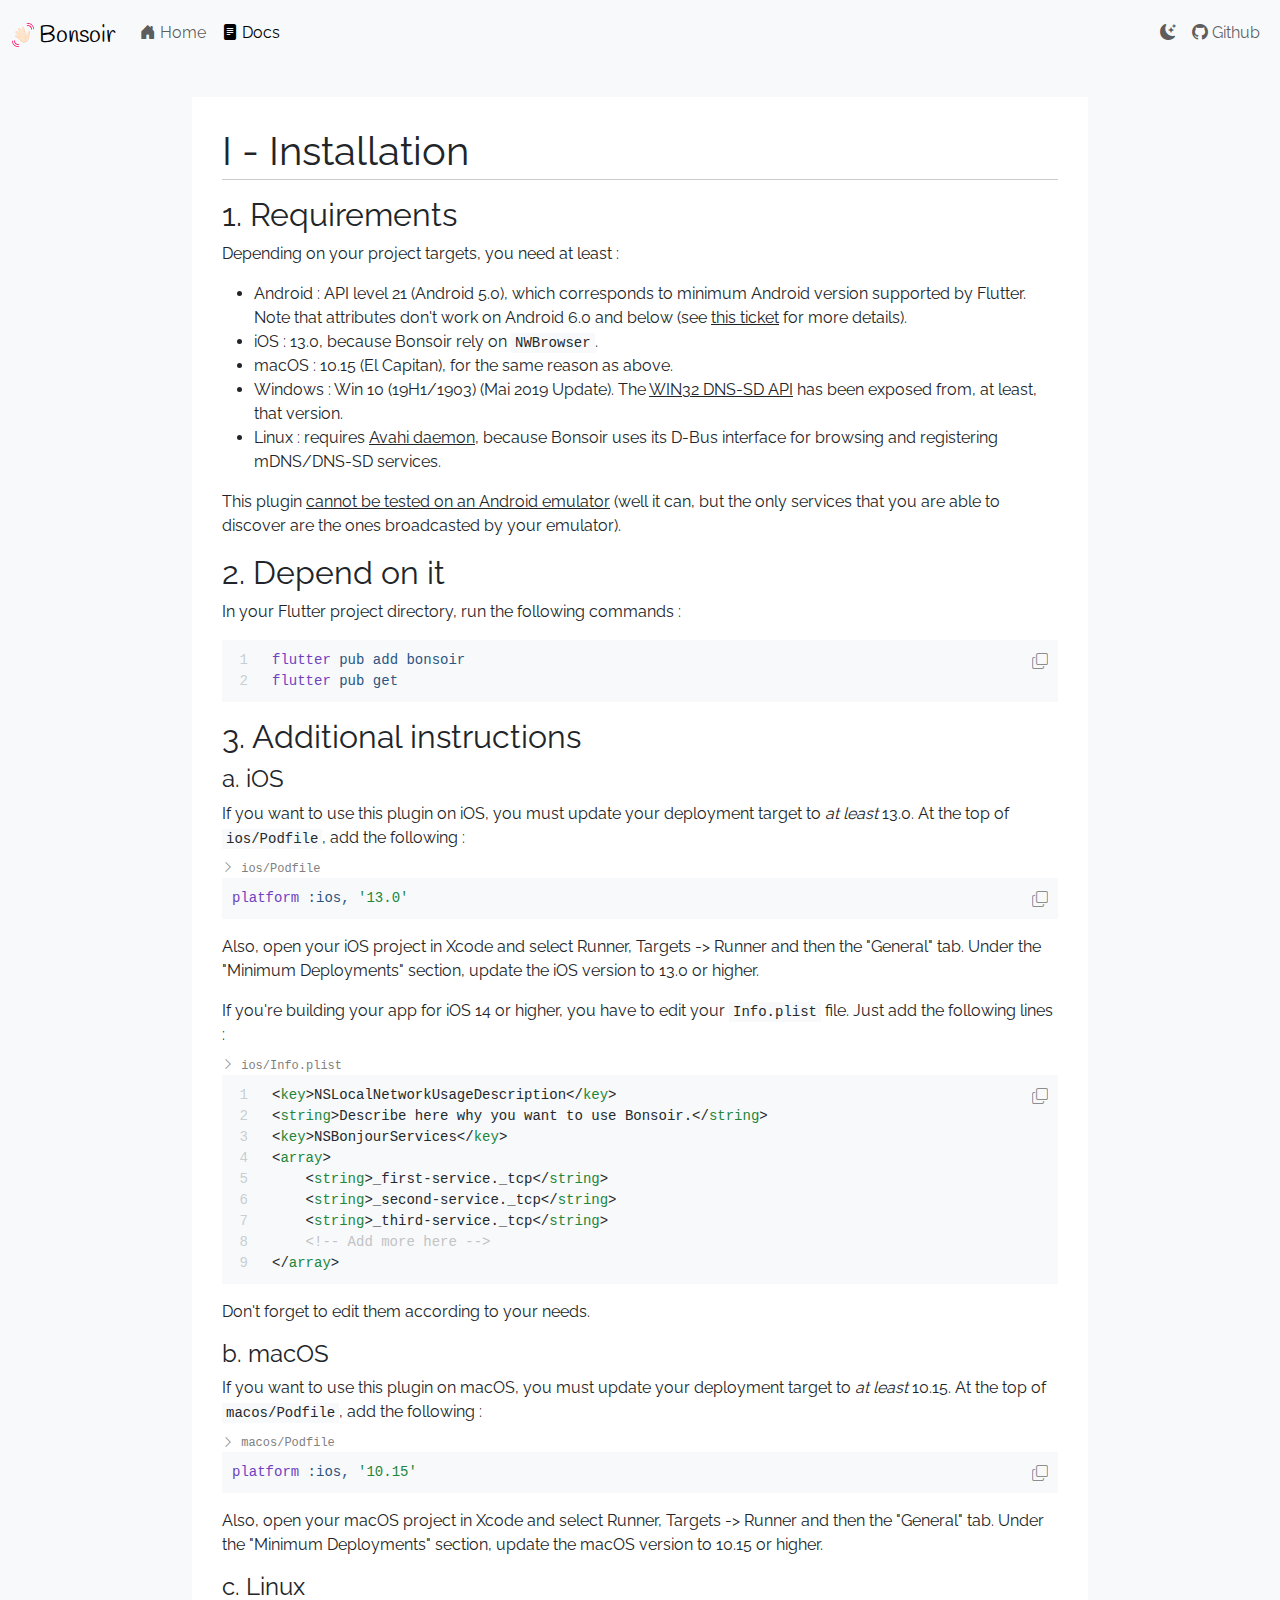
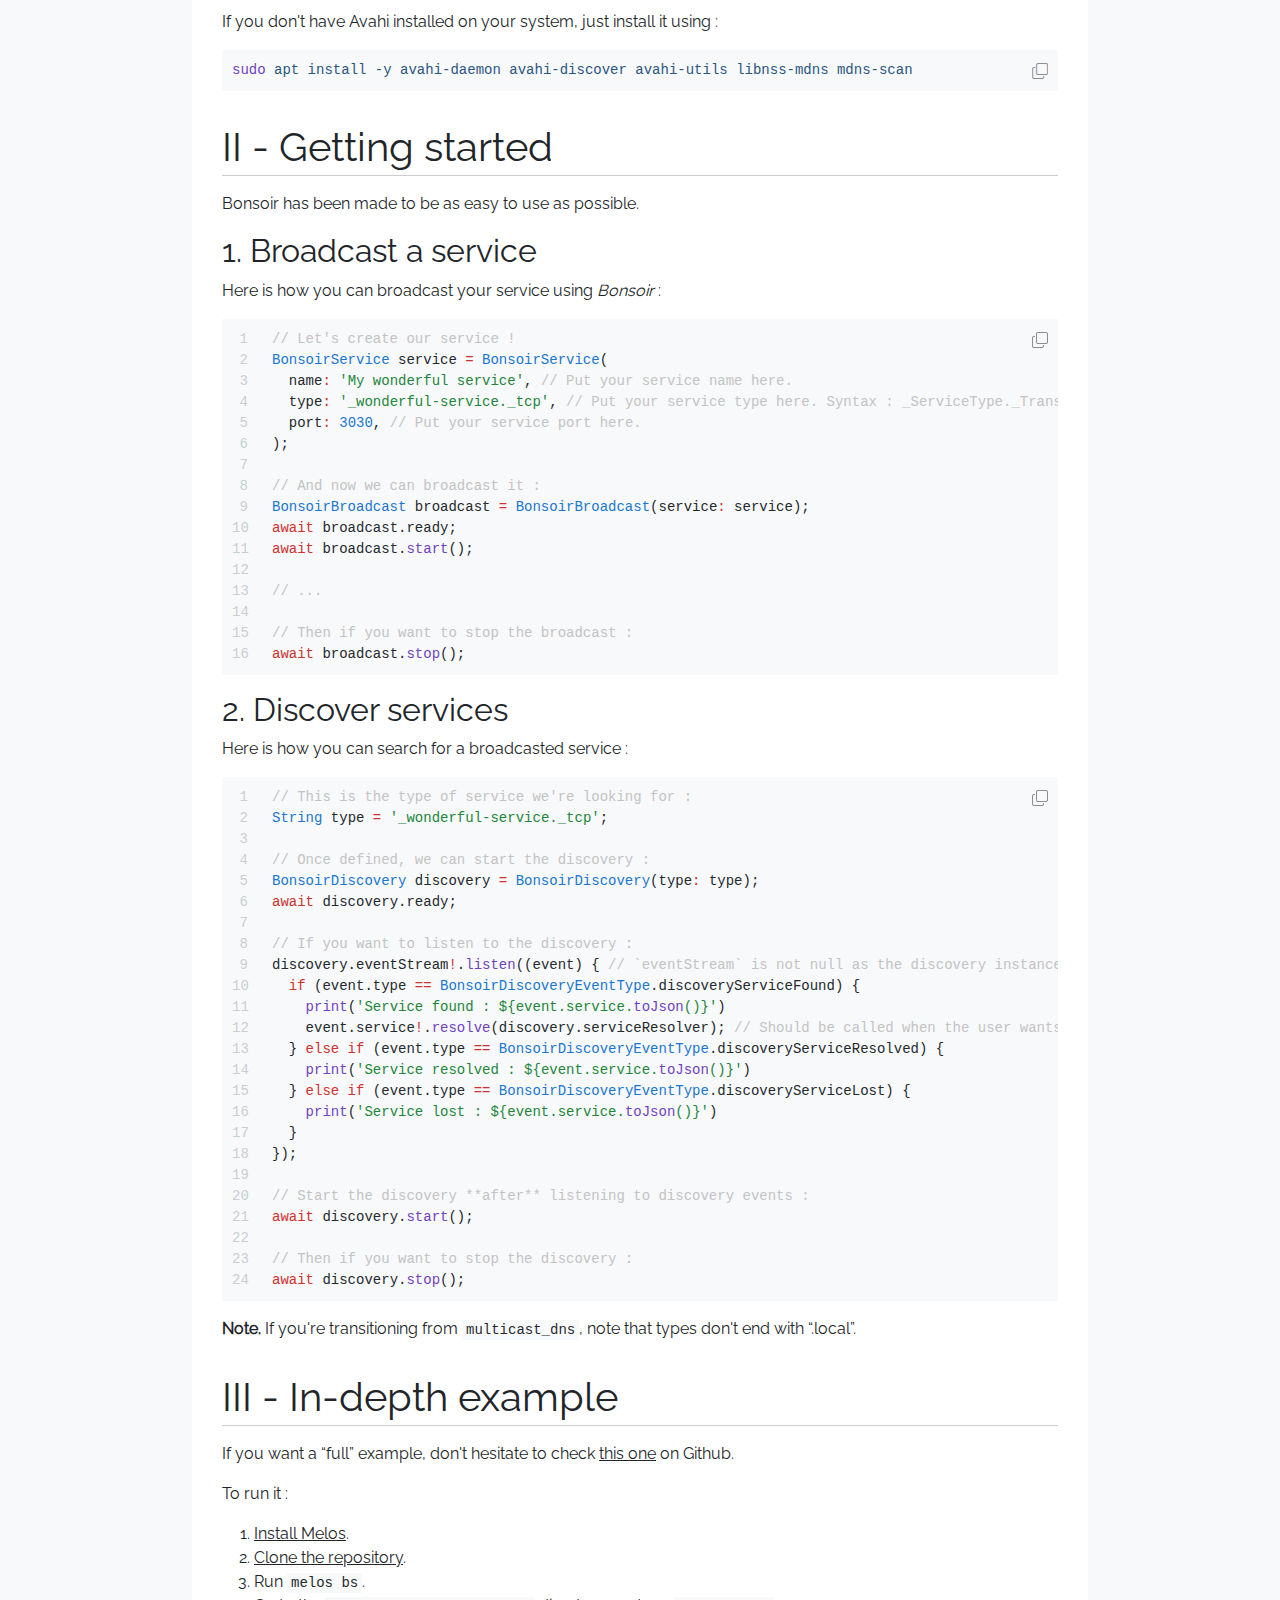
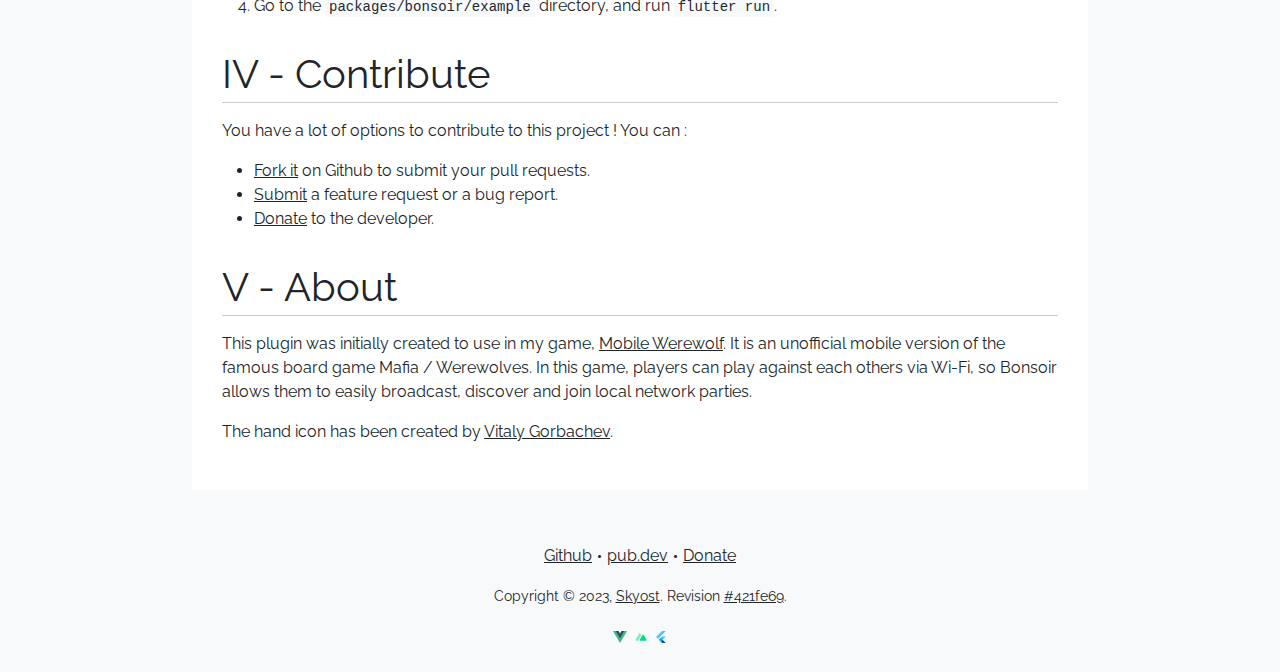
<file: docs/index.html>
<!DOCTYPE html>
<html  lang="en" data-bs-theme="light">
<head><meta charset="utf-8">
<meta name="viewport" content="width=device-width, initial-scale=1">
<title>Documentation | Bonsoir</title>
<meta name="theme-color" content="#343a40">
<link rel="icon" type="image/x-icon" href="/favicon.ico">
<meta name="description" content="A Flutter Zeroconf library that allows you to discover network services and to broadcast your own.">
<meta name="og:title" content="Documentation">
<meta name="og:description" content="A Flutter Zeroconf library that allows you to discover network services and to broadcast your own.">
<meta name="og:type" content="website">
<meta name="og:site_name" content="Bonsoir">
<meta name="og:url" content="https://bonsoir.skyost.eu/docs">
<meta name="og:image" content="https://bonsoir.skyost.eu/images/social/open-graph.png">
<meta name="og:locale" content="en">
<meta name="twitter:card" content="summary">
<meta name="twitter:title" content="Documentation">
<meta name="twitter:description" content="A Flutter Zeroconf library that allows you to discover network services and to broadcast your own.">
<meta name="twitter:site" content="@Skyost">
<meta name="twitter:creator" content="@Skyost">
<meta name="twitter:url" content="https://bonsoir.skyost.eu/docs">
<meta name="twitter:image" content="https://bonsoir.skyost.eu/images/social/twitter.png">
<link rel="canonical" href="https://bonsoir.skyost.eu/docs">
<link rel="preload" as="fetch" crossorigin="anonymous" href="/docs/_payload.json">
<style>@keyframes wave-animation-7a59f758{0%{transform:rotate(0deg)}10%{transform:rotate(14deg)}20%{transform:rotate(-8deg)}30%{transform:rotate(14deg)}40%{transform:rotate(-4deg)}50%{transform:rotate(10deg)}60%{transform:rotate(0deg)}to{transform:rotate(0deg)}}.navbar.navbar-dark[data-v-7a59f758]{background-color:#181b1e!important}.navbar.navbar-dark .brand[data-v-7a59f758]:before{filter:hue-rotate(225deg)}.navbar .brand[data-v-7a59f758]{font-family:Handlee,cursive;font-size:1.5em;padding-top:.4em;position:relative}.navbar .brand .logo[data-v-7a59f758]{height:1em;vertical-align:sub}.navbar .brand[data-v-7a59f758]:before{background-image:url(/images/waves.svg);background-repeat:no-repeat;content:"";height:1em;left:0;position:absolute;top:.62em;width:1em}.navbar .brand:hover .logo[data-v-7a59f758]{animation-duration:2.5s;animation-iteration-count:infinite;animation-name:wave-animation-7a59f758;max-height:100%;max-width:90%;transform-origin:70% 70%}</style>
<style>.circle[data-v-d06cc63f]{font-size:3px;margin:0 6px;vertical-align:middle}.icons[data-v-d06cc63f]{margin-bottom:0;padding-left:0}.icons li[data-v-d06cc63f]{display:inline-block;margin:0 .25em}.icons li .icon[data-v-d06cc63f]{height:12px}</style>
<style>html{background-color:#f8f9fa}</style>
<style>.content-container[data-v-100a9e9c]{padding:30px 0}.content-container .content[data-v-100a9e9c]{margin-left:15%;margin-right:15%;padding:30px}@media (max-width:991.98px){.content-container .content[data-v-100a9e9c]{margin-left:10%;margin-right:10%}}@media (max-width:767.98px){.content-container .content[data-v-100a9e9c]{margin-left:0;margin-right:0}}@media (max-width:991.98px){.content-container[data-v-100a9e9c]{padding-top:0}}</style>
<style>h1[data-v-83ef638d]{border-bottom:1px solid rgba(0,0,0,.2);counter-increment:headline-1;counter-reset:headline-2 headline-3;margin-bottom:1rem;margin-top:2rem;padding-bottom:.25rem}h1.theme-dark[data-v-83ef638d]{border-bottom:1px solid hsla(0,0%,100%,.2)}h1[data-v-83ef638d]:first-child{margin-top:0}h1 .title[data-v-83ef638d]{position:relative}h1 .title .anchor[data-v-83ef638d]{opacity:0;position:absolute;right:-1em;top:0;transition:opacity .25s,right .25s}h1 .title:hover .anchor[data-v-83ef638d]{opacity:1;right:-1.25em}h1[data-v-83ef638d]:before{content:counter(headline-1,upper-roman) " - "}</style>
<style>h2[data-v-4546d526]{counter-increment:headline-2;counter-reset:headline-3}h2 .title[data-v-4546d526]{position:relative}h2 .title .anchor[data-v-4546d526]{opacity:0;position:absolute;right:-1em;top:0;transition:opacity .25s,right .25s}h2 .title:hover .anchor[data-v-4546d526]{opacity:1;right:-1.25em}h2[data-v-4546d526]:before{content:counter(headline-2) ". "}</style>
<style>.prose-code[data-v-bcc137eb]{padding:2px 4px}.prose-code.theme-dark[data-v-bcc137eb]{background-color:#181b1e}.prose-code.theme-light[data-v-bcc137eb]{background-color:#f8f9fa}</style>
<style>h3[data-v-5e635aa5]{counter-increment:headline-3;font-size:1.5rem}h3 .title[data-v-5e635aa5]{position:relative}h3 .title .anchor[data-v-5e635aa5]{opacity:0;position:absolute;right:-1em;top:0;transition:opacity .25s,right .25s}h3 .title:hover .anchor[data-v-5e635aa5]{opacity:1;right:-1.25em}h3[data-v-5e635aa5]:before{content:counter(headline-3,lower-alpha) ". "}</style>
<style>/*!
 * Bootstrap Icons v1.11.2 (https://icons.getbootstrap.com/)
 * Copyright 2019-2023 The Bootstrap Authors
 * Licensed under MIT (https://github.com/twbs/icons/blob/main/LICENSE)
 */@font-face{font-display:block;font-family:bootstrap-icons;src:url(/_nuxt/bootstrap-icons.5b2dd4d4.woff2?7141511ac37f13e1a387fb9fc6646256) format("woff2"),url(/_nuxt/bootstrap-icons.d0346eea.woff?7141511ac37f13e1a387fb9fc6646256) format("woff")}.bi:before,[class*=" bi-"]:before,[class^=bi-]:before{-webkit-font-smoothing:antialiased;-moz-osx-font-smoothing:grayscale;display:inline-block;font-family:bootstrap-icons!important;font-style:normal;font-variant:normal;font-weight:400!important;line-height:1;text-transform:none;vertical-align:-.125em}.bi-123:before{content:"\f67f"}.bi-alarm-fill:before{content:"\f101"}.bi-alarm:before{content:"\f102"}.bi-align-bottom:before{content:"\f103"}.bi-align-center:before{content:"\f104"}.bi-align-end:before{content:"\f105"}.bi-align-middle:before{content:"\f106"}.bi-align-start:before{content:"\f107"}.bi-align-top:before{content:"\f108"}.bi-alt:before{content:"\f109"}.bi-app-indicator:before{content:"\f10a"}.bi-app:before{content:"\f10b"}.bi-archive-fill:before{content:"\f10c"}.bi-archive:before{content:"\f10d"}.bi-arrow-90deg-down:before{content:"\f10e"}.bi-arrow-90deg-left:before{content:"\f10f"}.bi-arrow-90deg-right:before{content:"\f110"}.bi-arrow-90deg-up:before{content:"\f111"}.bi-arrow-bar-down:before{content:"\f112"}.bi-arrow-bar-left:before{content:"\f113"}.bi-arrow-bar-right:before{content:"\f114"}.bi-arrow-bar-up:before{content:"\f115"}.bi-arrow-clockwise:before{content:"\f116"}.bi-arrow-counterclockwise:before{content:"\f117"}.bi-arrow-down-circle-fill:before{content:"\f118"}.bi-arrow-down-circle:before{content:"\f119"}.bi-arrow-down-left-circle-fill:before{content:"\f11a"}.bi-arrow-down-left-circle:before{content:"\f11b"}.bi-arrow-down-left-square-fill:before{content:"\f11c"}.bi-arrow-down-left-square:before{content:"\f11d"}.bi-arrow-down-left:before{content:"\f11e"}.bi-arrow-down-right-circle-fill:before{content:"\f11f"}.bi-arrow-down-right-circle:before{content:"\f120"}.bi-arrow-down-right-square-fill:before{content:"\f121"}.bi-arrow-down-right-square:before{content:"\f122"}.bi-arrow-down-right:before{content:"\f123"}.bi-arrow-down-short:before{content:"\f124"}.bi-arrow-down-square-fill:before{content:"\f125"}.bi-arrow-down-square:before{content:"\f126"}.bi-arrow-down-up:before{content:"\f127"}.bi-arrow-down:before{content:"\f128"}.bi-arrow-left-circle-fill:before{content:"\f129"}.bi-arrow-left-circle:before{content:"\f12a"}.bi-arrow-left-right:before{content:"\f12b"}.bi-arrow-left-short:before{content:"\f12c"}.bi-arrow-left-square-fill:before{content:"\f12d"}.bi-arrow-left-square:before{content:"\f12e"}.bi-arrow-left:before{content:"\f12f"}.bi-arrow-repeat:before{content:"\f130"}.bi-arrow-return-left:before{content:"\f131"}.bi-arrow-return-right:before{content:"\f132"}.bi-arrow-right-circle-fill:before{content:"\f133"}.bi-arrow-right-circle:before{content:"\f134"}.bi-arrow-right-short:before{content:"\f135"}.bi-arrow-right-square-fill:before{content:"\f136"}.bi-arrow-right-square:before{content:"\f137"}.bi-arrow-right:before{content:"\f138"}.bi-arrow-up-circle-fill:before{content:"\f139"}.bi-arrow-up-circle:before{content:"\f13a"}.bi-arrow-up-left-circle-fill:before{content:"\f13b"}.bi-arrow-up-left-circle:before{content:"\f13c"}.bi-arrow-up-left-square-fill:before{content:"\f13d"}.bi-arrow-up-left-square:before{content:"\f13e"}.bi-arrow-up-left:before{content:"\f13f"}.bi-arrow-up-right-circle-fill:before{content:"\f140"}.bi-arrow-up-right-circle:before{content:"\f141"}.bi-arrow-up-right-square-fill:before{content:"\f142"}.bi-arrow-up-right-square:before{content:"\f143"}.bi-arrow-up-right:before{content:"\f144"}.bi-arrow-up-short:before{content:"\f145"}.bi-arrow-up-square-fill:before{content:"\f146"}.bi-arrow-up-square:before{content:"\f147"}.bi-arrow-up:before{content:"\f148"}.bi-arrows-angle-contract:before{content:"\f149"}.bi-arrows-angle-expand:before{content:"\f14a"}.bi-arrows-collapse:before{content:"\f14b"}.bi-arrows-expand:before{content:"\f14c"}.bi-arrows-fullscreen:before{content:"\f14d"}.bi-arrows-move:before{content:"\f14e"}.bi-aspect-ratio-fill:before{content:"\f14f"}.bi-aspect-ratio:before{content:"\f150"}.bi-asterisk:before{content:"\f151"}.bi-at:before{content:"\f152"}.bi-award-fill:before{content:"\f153"}.bi-award:before{content:"\f154"}.bi-back:before{content:"\f155"}.bi-backspace-fill:before{content:"\f156"}.bi-backspace-reverse-fill:before{content:"\f157"}.bi-backspace-reverse:before{content:"\f158"}.bi-backspace:before{content:"\f159"}.bi-badge-3d-fill:before{content:"\f15a"}.bi-badge-3d:before{content:"\f15b"}.bi-badge-4k-fill:before{content:"\f15c"}.bi-badge-4k:before{content:"\f15d"}.bi-badge-8k-fill:before{content:"\f15e"}.bi-badge-8k:before{content:"\f15f"}.bi-badge-ad-fill:before{content:"\f160"}.bi-badge-ad:before{content:"\f161"}.bi-badge-ar-fill:before{content:"\f162"}.bi-badge-ar:before{content:"\f163"}.bi-badge-cc-fill:before{content:"\f164"}.bi-badge-cc:before{content:"\f165"}.bi-badge-hd-fill:before{content:"\f166"}.bi-badge-hd:before{content:"\f167"}.bi-badge-tm-fill:before{content:"\f168"}.bi-badge-tm:before{content:"\f169"}.bi-badge-vo-fill:before{content:"\f16a"}.bi-badge-vo:before{content:"\f16b"}.bi-badge-vr-fill:before{content:"\f16c"}.bi-badge-vr:before{content:"\f16d"}.bi-badge-wc-fill:before{content:"\f16e"}.bi-badge-wc:before{content:"\f16f"}.bi-bag-check-fill:before{content:"\f170"}.bi-bag-check:before{content:"\f171"}.bi-bag-dash-fill:before{content:"\f172"}.bi-bag-dash:before{content:"\f173"}.bi-bag-fill:before{content:"\f174"}.bi-bag-plus-fill:before{content:"\f175"}.bi-bag-plus:before{content:"\f176"}.bi-bag-x-fill:before{content:"\f177"}.bi-bag-x:before{content:"\f178"}.bi-bag:before{content:"\f179"}.bi-bar-chart-fill:before{content:"\f17a"}.bi-bar-chart-line-fill:before{content:"\f17b"}.bi-bar-chart-line:before{content:"\f17c"}.bi-bar-chart-steps:before{content:"\f17d"}.bi-bar-chart:before{content:"\f17e"}.bi-basket-fill:before{content:"\f17f"}.bi-basket:before{content:"\f180"}.bi-basket2-fill:before{content:"\f181"}.bi-basket2:before{content:"\f182"}.bi-basket3-fill:before{content:"\f183"}.bi-basket3:before{content:"\f184"}.bi-battery-charging:before{content:"\f185"}.bi-battery-full:before{content:"\f186"}.bi-battery-half:before{content:"\f187"}.bi-battery:before{content:"\f188"}.bi-bell-fill:before{content:"\f189"}.bi-bell:before{content:"\f18a"}.bi-bezier:before{content:"\f18b"}.bi-bezier2:before{content:"\f18c"}.bi-bicycle:before{content:"\f18d"}.bi-binoculars-fill:before{content:"\f18e"}.bi-binoculars:before{content:"\f18f"}.bi-blockquote-left:before{content:"\f190"}.bi-blockquote-right:before{content:"\f191"}.bi-book-fill:before{content:"\f192"}.bi-book-half:before{content:"\f193"}.bi-book:before{content:"\f194"}.bi-bookmark-check-fill:before{content:"\f195"}.bi-bookmark-check:before{content:"\f196"}.bi-bookmark-dash-fill:before{content:"\f197"}.bi-bookmark-dash:before{content:"\f198"}.bi-bookmark-fill:before{content:"\f199"}.bi-bookmark-heart-fill:before{content:"\f19a"}.bi-bookmark-heart:before{content:"\f19b"}.bi-bookmark-plus-fill:before{content:"\f19c"}.bi-bookmark-plus:before{content:"\f19d"}.bi-bookmark-star-fill:before{content:"\f19e"}.bi-bookmark-star:before{content:"\f19f"}.bi-bookmark-x-fill:before{content:"\f1a0"}.bi-bookmark-x:before{content:"\f1a1"}.bi-bookmark:before{content:"\f1a2"}.bi-bookmarks-fill:before{content:"\f1a3"}.bi-bookmarks:before{content:"\f1a4"}.bi-bookshelf:before{content:"\f1a5"}.bi-bootstrap-fill:before{content:"\f1a6"}.bi-bootstrap-reboot:before{content:"\f1a7"}.bi-bootstrap:before{content:"\f1a8"}.bi-border-all:before{content:"\f1a9"}.bi-border-bottom:before{content:"\f1aa"}.bi-border-center:before{content:"\f1ab"}.bi-border-inner:before{content:"\f1ac"}.bi-border-left:before{content:"\f1ad"}.bi-border-middle:before{content:"\f1ae"}.bi-border-outer:before{content:"\f1af"}.bi-border-right:before{content:"\f1b0"}.bi-border-style:before{content:"\f1b1"}.bi-border-top:before{content:"\f1b2"}.bi-border-width:before{content:"\f1b3"}.bi-border:before{content:"\f1b4"}.bi-bounding-box-circles:before{content:"\f1b5"}.bi-bounding-box:before{content:"\f1b6"}.bi-box-arrow-down-left:before{content:"\f1b7"}.bi-box-arrow-down-right:before{content:"\f1b8"}.bi-box-arrow-down:before{content:"\f1b9"}.bi-box-arrow-in-down-left:before{content:"\f1ba"}.bi-box-arrow-in-down-right:before{content:"\f1bb"}.bi-box-arrow-in-down:before{content:"\f1bc"}.bi-box-arrow-in-left:before{content:"\f1bd"}.bi-box-arrow-in-right:before{content:"\f1be"}.bi-box-arrow-in-up-left:before{content:"\f1bf"}.bi-box-arrow-in-up-right:before{content:"\f1c0"}.bi-box-arrow-in-up:before{content:"\f1c1"}.bi-box-arrow-left:before{content:"\f1c2"}.bi-box-arrow-right:before{content:"\f1c3"}.bi-box-arrow-up-left:before{content:"\f1c4"}.bi-box-arrow-up-right:before{content:"\f1c5"}.bi-box-arrow-up:before{content:"\f1c6"}.bi-box-seam:before{content:"\f1c7"}.bi-box:before{content:"\f1c8"}.bi-braces:before{content:"\f1c9"}.bi-bricks:before{content:"\f1ca"}.bi-briefcase-fill:before{content:"\f1cb"}.bi-briefcase:before{content:"\f1cc"}.bi-brightness-alt-high-fill:before{content:"\f1cd"}.bi-brightness-alt-high:before{content:"\f1ce"}.bi-brightness-alt-low-fill:before{content:"\f1cf"}.bi-brightness-alt-low:before{content:"\f1d0"}.bi-brightness-high-fill:before{content:"\f1d1"}.bi-brightness-high:before{content:"\f1d2"}.bi-brightness-low-fill:before{content:"\f1d3"}.bi-brightness-low:before{content:"\f1d4"}.bi-broadcast-pin:before{content:"\f1d5"}.bi-broadcast:before{content:"\f1d6"}.bi-brush-fill:before{content:"\f1d7"}.bi-brush:before{content:"\f1d8"}.bi-bucket-fill:before{content:"\f1d9"}.bi-bucket:before{content:"\f1da"}.bi-bug-fill:before{content:"\f1db"}.bi-bug:before{content:"\f1dc"}.bi-building:before{content:"\f1dd"}.bi-bullseye:before{content:"\f1de"}.bi-calculator-fill:before{content:"\f1df"}.bi-calculator:before{content:"\f1e0"}.bi-calendar-check-fill:before{content:"\f1e1"}.bi-calendar-check:before{content:"\f1e2"}.bi-calendar-date-fill:before{content:"\f1e3"}.bi-calendar-date:before{content:"\f1e4"}.bi-calendar-day-fill:before{content:"\f1e5"}.bi-calendar-day:before{content:"\f1e6"}.bi-calendar-event-fill:before{content:"\f1e7"}.bi-calendar-event:before{content:"\f1e8"}.bi-calendar-fill:before{content:"\f1e9"}.bi-calendar-minus-fill:before{content:"\f1ea"}.bi-calendar-minus:before{content:"\f1eb"}.bi-calendar-month-fill:before{content:"\f1ec"}.bi-calendar-month:before{content:"\f1ed"}.bi-calendar-plus-fill:before{content:"\f1ee"}.bi-calendar-plus:before{content:"\f1ef"}.bi-calendar-range-fill:before{content:"\f1f0"}.bi-calendar-range:before{content:"\f1f1"}.bi-calendar-week-fill:before{content:"\f1f2"}.bi-calendar-week:before{content:"\f1f3"}.bi-calendar-x-fill:before{content:"\f1f4"}.bi-calendar-x:before{content:"\f1f5"}.bi-calendar:before{content:"\f1f6"}.bi-calendar2-check-fill:before{content:"\f1f7"}.bi-calendar2-check:before{content:"\f1f8"}.bi-calendar2-date-fill:before{content:"\f1f9"}.bi-calendar2-date:before{content:"\f1fa"}.bi-calendar2-day-fill:before{content:"\f1fb"}.bi-calendar2-day:before{content:"\f1fc"}.bi-calendar2-event-fill:before{content:"\f1fd"}.bi-calendar2-event:before{content:"\f1fe"}.bi-calendar2-fill:before{content:"\f1ff"}.bi-calendar2-minus-fill:before{content:"\f200"}.bi-calendar2-minus:before{content:"\f201"}.bi-calendar2-month-fill:before{content:"\f202"}.bi-calendar2-month:before{content:"\f203"}.bi-calendar2-plus-fill:before{content:"\f204"}.bi-calendar2-plus:before{content:"\f205"}.bi-calendar2-range-fill:before{content:"\f206"}.bi-calendar2-range:before{content:"\f207"}.bi-calendar2-week-fill:before{content:"\f208"}.bi-calendar2-week:before{content:"\f209"}.bi-calendar2-x-fill:before{content:"\f20a"}.bi-calendar2-x:before{content:"\f20b"}.bi-calendar2:before{content:"\f20c"}.bi-calendar3-event-fill:before{content:"\f20d"}.bi-calendar3-event:before{content:"\f20e"}.bi-calendar3-fill:before{content:"\f20f"}.bi-calendar3-range-fill:before{content:"\f210"}.bi-calendar3-range:before{content:"\f211"}.bi-calendar3-week-fill:before{content:"\f212"}.bi-calendar3-week:before{content:"\f213"}.bi-calendar3:before{content:"\f214"}.bi-calendar4-event:before{content:"\f215"}.bi-calendar4-range:before{content:"\f216"}.bi-calendar4-week:before{content:"\f217"}.bi-calendar4:before{content:"\f218"}.bi-camera-fill:before{content:"\f219"}.bi-camera-reels-fill:before{content:"\f21a"}.bi-camera-reels:before{content:"\f21b"}.bi-camera-video-fill:before{content:"\f21c"}.bi-camera-video-off-fill:before{content:"\f21d"}.bi-camera-video-off:before{content:"\f21e"}.bi-camera-video:before{content:"\f21f"}.bi-camera:before{content:"\f220"}.bi-camera2:before{content:"\f221"}.bi-capslock-fill:before{content:"\f222"}.bi-capslock:before{content:"\f223"}.bi-card-checklist:before{content:"\f224"}.bi-card-heading:before{content:"\f225"}.bi-card-image:before{content:"\f226"}.bi-card-list:before{content:"\f227"}.bi-card-text:before{content:"\f228"}.bi-caret-down-fill:before{content:"\f229"}.bi-caret-down-square-fill:before{content:"\f22a"}.bi-caret-down-square:before{content:"\f22b"}.bi-caret-down:before{content:"\f22c"}.bi-caret-left-fill:before{content:"\f22d"}.bi-caret-left-square-fill:before{content:"\f22e"}.bi-caret-left-square:before{content:"\f22f"}.bi-caret-left:before{content:"\f230"}.bi-caret-right-fill:before{content:"\f231"}.bi-caret-right-square-fill:before{content:"\f232"}.bi-caret-right-square:before{content:"\f233"}.bi-caret-right:before{content:"\f234"}.bi-caret-up-fill:before{content:"\f235"}.bi-caret-up-square-fill:before{content:"\f236"}.bi-caret-up-square:before{content:"\f237"}.bi-caret-up:before{content:"\f238"}.bi-cart-check-fill:before{content:"\f239"}.bi-cart-check:before{content:"\f23a"}.bi-cart-dash-fill:before{content:"\f23b"}.bi-cart-dash:before{content:"\f23c"}.bi-cart-fill:before{content:"\f23d"}.bi-cart-plus-fill:before{content:"\f23e"}.bi-cart-plus:before{content:"\f23f"}.bi-cart-x-fill:before{content:"\f240"}.bi-cart-x:before{content:"\f241"}.bi-cart:before{content:"\f242"}.bi-cart2:before{content:"\f243"}.bi-cart3:before{content:"\f244"}.bi-cart4:before{content:"\f245"}.bi-cash-stack:before{content:"\f246"}.bi-cash:before{content:"\f247"}.bi-cast:before{content:"\f248"}.bi-chat-dots-fill:before{content:"\f249"}.bi-chat-dots:before{content:"\f24a"}.bi-chat-fill:before{content:"\f24b"}.bi-chat-left-dots-fill:before{content:"\f24c"}.bi-chat-left-dots:before{content:"\f24d"}.bi-chat-left-fill:before{content:"\f24e"}.bi-chat-left-quote-fill:before{content:"\f24f"}.bi-chat-left-quote:before{content:"\f250"}.bi-chat-left-text-fill:before{content:"\f251"}.bi-chat-left-text:before{content:"\f252"}.bi-chat-left:before{content:"\f253"}.bi-chat-quote-fill:before{content:"\f254"}.bi-chat-quote:before{content:"\f255"}.bi-chat-right-dots-fill:before{content:"\f256"}.bi-chat-right-dots:before{content:"\f257"}.bi-chat-right-fill:before{content:"\f258"}.bi-chat-right-quote-fill:before{content:"\f259"}.bi-chat-right-quote:before{content:"\f25a"}.bi-chat-right-text-fill:before{content:"\f25b"}.bi-chat-right-text:before{content:"\f25c"}.bi-chat-right:before{content:"\f25d"}.bi-chat-square-dots-fill:before{content:"\f25e"}.bi-chat-square-dots:before{content:"\f25f"}.bi-chat-square-fill:before{content:"\f260"}.bi-chat-square-quote-fill:before{content:"\f261"}.bi-chat-square-quote:before{content:"\f262"}.bi-chat-square-text-fill:before{content:"\f263"}.bi-chat-square-text:before{content:"\f264"}.bi-chat-square:before{content:"\f265"}.bi-chat-text-fill:before{content:"\f266"}.bi-chat-text:before{content:"\f267"}.bi-chat:before{content:"\f268"}.bi-check-all:before{content:"\f269"}.bi-check-circle-fill:before{content:"\f26a"}.bi-check-circle:before{content:"\f26b"}.bi-check-square-fill:before{content:"\f26c"}.bi-check-square:before{content:"\f26d"}.bi-check:before{content:"\f26e"}.bi-check2-all:before{content:"\f26f"}.bi-check2-circle:before{content:"\f270"}.bi-check2-square:before{content:"\f271"}.bi-check2:before{content:"\f272"}.bi-chevron-bar-contract:before{content:"\f273"}.bi-chevron-bar-down:before{content:"\f274"}.bi-chevron-bar-expand:before{content:"\f275"}.bi-chevron-bar-left:before{content:"\f276"}.bi-chevron-bar-right:before{content:"\f277"}.bi-chevron-bar-up:before{content:"\f278"}.bi-chevron-compact-down:before{content:"\f279"}.bi-chevron-compact-left:before{content:"\f27a"}.bi-chevron-compact-right:before{content:"\f27b"}.bi-chevron-compact-up:before{content:"\f27c"}.bi-chevron-contract:before{content:"\f27d"}.bi-chevron-double-down:before{content:"\f27e"}.bi-chevron-double-left:before{content:"\f27f"}.bi-chevron-double-right:before{content:"\f280"}.bi-chevron-double-up:before{content:"\f281"}.bi-chevron-down:before{content:"\f282"}.bi-chevron-expand:before{content:"\f283"}.bi-chevron-left:before{content:"\f284"}.bi-chevron-right:before{content:"\f285"}.bi-chevron-up:before{content:"\f286"}.bi-circle-fill:before{content:"\f287"}.bi-circle-half:before{content:"\f288"}.bi-circle-square:before{content:"\f289"}.bi-circle:before{content:"\f28a"}.bi-clipboard-check:before{content:"\f28b"}.bi-clipboard-data:before{content:"\f28c"}.bi-clipboard-minus:before{content:"\f28d"}.bi-clipboard-plus:before{content:"\f28e"}.bi-clipboard-x:before{content:"\f28f"}.bi-clipboard:before{content:"\f290"}.bi-clock-fill:before{content:"\f291"}.bi-clock-history:before{content:"\f292"}.bi-clock:before{content:"\f293"}.bi-cloud-arrow-down-fill:before{content:"\f294"}.bi-cloud-arrow-down:before{content:"\f295"}.bi-cloud-arrow-up-fill:before{content:"\f296"}.bi-cloud-arrow-up:before{content:"\f297"}.bi-cloud-check-fill:before{content:"\f298"}.bi-cloud-check:before{content:"\f299"}.bi-cloud-download-fill:before{content:"\f29a"}.bi-cloud-download:before{content:"\f29b"}.bi-cloud-drizzle-fill:before{content:"\f29c"}.bi-cloud-drizzle:before{content:"\f29d"}.bi-cloud-fill:before{content:"\f29e"}.bi-cloud-fog-fill:before{content:"\f29f"}.bi-cloud-fog:before{content:"\f2a0"}.bi-cloud-fog2-fill:before{content:"\f2a1"}.bi-cloud-fog2:before{content:"\f2a2"}.bi-cloud-hail-fill:before{content:"\f2a3"}.bi-cloud-hail:before{content:"\f2a4"}.bi-cloud-haze-fill:before{content:"\f2a6"}.bi-cloud-haze:before{content:"\f2a7"}.bi-cloud-haze2-fill:before{content:"\f2a8"}.bi-cloud-lightning-fill:before{content:"\f2a9"}.bi-cloud-lightning-rain-fill:before{content:"\f2aa"}.bi-cloud-lightning-rain:before{content:"\f2ab"}.bi-cloud-lightning:before{content:"\f2ac"}.bi-cloud-minus-fill:before{content:"\f2ad"}.bi-cloud-minus:before{content:"\f2ae"}.bi-cloud-moon-fill:before{content:"\f2af"}.bi-cloud-moon:before{content:"\f2b0"}.bi-cloud-plus-fill:before{content:"\f2b1"}.bi-cloud-plus:before{content:"\f2b2"}.bi-cloud-rain-fill:before{content:"\f2b3"}.bi-cloud-rain-heavy-fill:before{content:"\f2b4"}.bi-cloud-rain-heavy:before{content:"\f2b5"}.bi-cloud-rain:before{content:"\f2b6"}.bi-cloud-slash-fill:before{content:"\f2b7"}.bi-cloud-slash:before{content:"\f2b8"}.bi-cloud-sleet-fill:before{content:"\f2b9"}.bi-cloud-sleet:before{content:"\f2ba"}.bi-cloud-snow-fill:before{content:"\f2bb"}.bi-cloud-snow:before{content:"\f2bc"}.bi-cloud-sun-fill:before{content:"\f2bd"}.bi-cloud-sun:before{content:"\f2be"}.bi-cloud-upload-fill:before{content:"\f2bf"}.bi-cloud-upload:before{content:"\f2c0"}.bi-cloud:before{content:"\f2c1"}.bi-clouds-fill:before{content:"\f2c2"}.bi-clouds:before{content:"\f2c3"}.bi-cloudy-fill:before{content:"\f2c4"}.bi-cloudy:before{content:"\f2c5"}.bi-code-slash:before{content:"\f2c6"}.bi-code-square:before{content:"\f2c7"}.bi-code:before{content:"\f2c8"}.bi-collection-fill:before{content:"\f2c9"}.bi-collection-play-fill:before{content:"\f2ca"}.bi-collection-play:before{content:"\f2cb"}.bi-collection:before{content:"\f2cc"}.bi-columns-gap:before{content:"\f2cd"}.bi-columns:before{content:"\f2ce"}.bi-command:before{content:"\f2cf"}.bi-compass-fill:before{content:"\f2d0"}.bi-compass:before{content:"\f2d1"}.bi-cone-striped:before{content:"\f2d2"}.bi-cone:before{content:"\f2d3"}.bi-controller:before{content:"\f2d4"}.bi-cpu-fill:before{content:"\f2d5"}.bi-cpu:before{content:"\f2d6"}.bi-credit-card-2-back-fill:before{content:"\f2d7"}.bi-credit-card-2-back:before{content:"\f2d8"}.bi-credit-card-2-front-fill:before{content:"\f2d9"}.bi-credit-card-2-front:before{content:"\f2da"}.bi-credit-card-fill:before{content:"\f2db"}.bi-credit-card:before{content:"\f2dc"}.bi-crop:before{content:"\f2dd"}.bi-cup-fill:before{content:"\f2de"}.bi-cup-straw:before{content:"\f2df"}.bi-cup:before{content:"\f2e0"}.bi-cursor-fill:before{content:"\f2e1"}.bi-cursor-text:before{content:"\f2e2"}.bi-cursor:before{content:"\f2e3"}.bi-dash-circle-dotted:before{content:"\f2e4"}.bi-dash-circle-fill:before{content:"\f2e5"}.bi-dash-circle:before{content:"\f2e6"}.bi-dash-square-dotted:before{content:"\f2e7"}.bi-dash-square-fill:before{content:"\f2e8"}.bi-dash-square:before{content:"\f2e9"}.bi-dash:before{content:"\f2ea"}.bi-diagram-2-fill:before{content:"\f2eb"}.bi-diagram-2:before{content:"\f2ec"}.bi-diagram-3-fill:before{content:"\f2ed"}.bi-diagram-3:before{content:"\f2ee"}.bi-diamond-fill:before{content:"\f2ef"}.bi-diamond-half:before{content:"\f2f0"}.bi-diamond:before{content:"\f2f1"}.bi-dice-1-fill:before{content:"\f2f2"}.bi-dice-1:before{content:"\f2f3"}.bi-dice-2-fill:before{content:"\f2f4"}.bi-dice-2:before{content:"\f2f5"}.bi-dice-3-fill:before{content:"\f2f6"}.bi-dice-3:before{content:"\f2f7"}.bi-dice-4-fill:before{content:"\f2f8"}.bi-dice-4:before{content:"\f2f9"}.bi-dice-5-fill:before{content:"\f2fa"}.bi-dice-5:before{content:"\f2fb"}.bi-dice-6-fill:before{content:"\f2fc"}.bi-dice-6:before{content:"\f2fd"}.bi-disc-fill:before{content:"\f2fe"}.bi-disc:before{content:"\f2ff"}.bi-discord:before{content:"\f300"}.bi-display-fill:before{content:"\f301"}.bi-display:before{content:"\f302"}.bi-distribute-horizontal:before{content:"\f303"}.bi-distribute-vertical:before{content:"\f304"}.bi-door-closed-fill:before{content:"\f305"}.bi-door-closed:before{content:"\f306"}.bi-door-open-fill:before{content:"\f307"}.bi-door-open:before{content:"\f308"}.bi-dot:before{content:"\f309"}.bi-download:before{content:"\f30a"}.bi-droplet-fill:before{content:"\f30b"}.bi-droplet-half:before{content:"\f30c"}.bi-droplet:before{content:"\f30d"}.bi-earbuds:before{content:"\f30e"}.bi-easel-fill:before{content:"\f30f"}.bi-easel:before{content:"\f310"}.bi-egg-fill:before{content:"\f311"}.bi-egg-fried:before{content:"\f312"}.bi-egg:before{content:"\f313"}.bi-eject-fill:before{content:"\f314"}.bi-eject:before{content:"\f315"}.bi-emoji-angry-fill:before{content:"\f316"}.bi-emoji-angry:before{content:"\f317"}.bi-emoji-dizzy-fill:before{content:"\f318"}.bi-emoji-dizzy:before{content:"\f319"}.bi-emoji-expressionless-fill:before{content:"\f31a"}.bi-emoji-expressionless:before{content:"\f31b"}.bi-emoji-frown-fill:before{content:"\f31c"}.bi-emoji-frown:before{content:"\f31d"}.bi-emoji-heart-eyes-fill:before{content:"\f31e"}.bi-emoji-heart-eyes:before{content:"\f31f"}.bi-emoji-laughing-fill:before{content:"\f320"}.bi-emoji-laughing:before{content:"\f321"}.bi-emoji-neutral-fill:before{content:"\f322"}.bi-emoji-neutral:before{content:"\f323"}.bi-emoji-smile-fill:before{content:"\f324"}.bi-emoji-smile-upside-down-fill:before{content:"\f325"}.bi-emoji-smile-upside-down:before{content:"\f326"}.bi-emoji-smile:before{content:"\f327"}.bi-emoji-sunglasses-fill:before{content:"\f328"}.bi-emoji-sunglasses:before{content:"\f329"}.bi-emoji-wink-fill:before{content:"\f32a"}.bi-emoji-wink:before{content:"\f32b"}.bi-envelope-fill:before{content:"\f32c"}.bi-envelope-open-fill:before{content:"\f32d"}.bi-envelope-open:before{content:"\f32e"}.bi-envelope:before{content:"\f32f"}.bi-eraser-fill:before{content:"\f330"}.bi-eraser:before{content:"\f331"}.bi-exclamation-circle-fill:before{content:"\f332"}.bi-exclamation-circle:before{content:"\f333"}.bi-exclamation-diamond-fill:before{content:"\f334"}.bi-exclamation-diamond:before{content:"\f335"}.bi-exclamation-octagon-fill:before{content:"\f336"}.bi-exclamation-octagon:before{content:"\f337"}.bi-exclamation-square-fill:before{content:"\f338"}.bi-exclamation-square:before{content:"\f339"}.bi-exclamation-triangle-fill:before{content:"\f33a"}.bi-exclamation-triangle:before{content:"\f33b"}.bi-exclamation:before{content:"\f33c"}.bi-exclude:before{content:"\f33d"}.bi-eye-fill:before{content:"\f33e"}.bi-eye-slash-fill:before{content:"\f33f"}.bi-eye-slash:before{content:"\f340"}.bi-eye:before{content:"\f341"}.bi-eyedropper:before{content:"\f342"}.bi-eyeglasses:before{content:"\f343"}.bi-facebook:before{content:"\f344"}.bi-file-arrow-down-fill:before{content:"\f345"}.bi-file-arrow-down:before{content:"\f346"}.bi-file-arrow-up-fill:before{content:"\f347"}.bi-file-arrow-up:before{content:"\f348"}.bi-file-bar-graph-fill:before{content:"\f349"}.bi-file-bar-graph:before{content:"\f34a"}.bi-file-binary-fill:before{content:"\f34b"}.bi-file-binary:before{content:"\f34c"}.bi-file-break-fill:before{content:"\f34d"}.bi-file-break:before{content:"\f34e"}.bi-file-check-fill:before{content:"\f34f"}.bi-file-check:before{content:"\f350"}.bi-file-code-fill:before{content:"\f351"}.bi-file-code:before{content:"\f352"}.bi-file-diff-fill:before{content:"\f353"}.bi-file-diff:before{content:"\f354"}.bi-file-earmark-arrow-down-fill:before{content:"\f355"}.bi-file-earmark-arrow-down:before{content:"\f356"}.bi-file-earmark-arrow-up-fill:before{content:"\f357"}.bi-file-earmark-arrow-up:before{content:"\f358"}.bi-file-earmark-bar-graph-fill:before{content:"\f359"}.bi-file-earmark-bar-graph:before{content:"\f35a"}.bi-file-earmark-binary-fill:before{content:"\f35b"}.bi-file-earmark-binary:before{content:"\f35c"}.bi-file-earmark-break-fill:before{content:"\f35d"}.bi-file-earmark-break:before{content:"\f35e"}.bi-file-earmark-check-fill:before{content:"\f35f"}.bi-file-earmark-check:before{content:"\f360"}.bi-file-earmark-code-fill:before{content:"\f361"}.bi-file-earmark-code:before{content:"\f362"}.bi-file-earmark-diff-fill:before{content:"\f363"}.bi-file-earmark-diff:before{content:"\f364"}.bi-file-earmark-easel-fill:before{content:"\f365"}.bi-file-earmark-easel:before{content:"\f366"}.bi-file-earmark-excel-fill:before{content:"\f367"}.bi-file-earmark-excel:before{content:"\f368"}.bi-file-earmark-fill:before{content:"\f369"}.bi-file-earmark-font-fill:before{content:"\f36a"}.bi-file-earmark-font:before{content:"\f36b"}.bi-file-earmark-image-fill:before{content:"\f36c"}.bi-file-earmark-image:before{content:"\f36d"}.bi-file-earmark-lock-fill:before{content:"\f36e"}.bi-file-earmark-lock:before{content:"\f36f"}.bi-file-earmark-lock2-fill:before{content:"\f370"}.bi-file-earmark-lock2:before{content:"\f371"}.bi-file-earmark-medical-fill:before{content:"\f372"}.bi-file-earmark-medical:before{content:"\f373"}.bi-file-earmark-minus-fill:before{content:"\f374"}.bi-file-earmark-minus:before{content:"\f375"}.bi-file-earmark-music-fill:before{content:"\f376"}.bi-file-earmark-music:before{content:"\f377"}.bi-file-earmark-person-fill:before{content:"\f378"}.bi-file-earmark-person:before{content:"\f379"}.bi-file-earmark-play-fill:before{content:"\f37a"}.bi-file-earmark-play:before{content:"\f37b"}.bi-file-earmark-plus-fill:before{content:"\f37c"}.bi-file-earmark-plus:before{content:"\f37d"}.bi-file-earmark-post-fill:before{content:"\f37e"}.bi-file-earmark-post:before{content:"\f37f"}.bi-file-earmark-ppt-fill:before{content:"\f380"}.bi-file-earmark-ppt:before{content:"\f381"}.bi-file-earmark-richtext-fill:before{content:"\f382"}.bi-file-earmark-richtext:before{content:"\f383"}.bi-file-earmark-ruled-fill:before{content:"\f384"}.bi-file-earmark-ruled:before{content:"\f385"}.bi-file-earmark-slides-fill:before{content:"\f386"}.bi-file-earmark-slides:before{content:"\f387"}.bi-file-earmark-spreadsheet-fill:before{content:"\f388"}.bi-file-earmark-spreadsheet:before{content:"\f389"}.bi-file-earmark-text-fill:before{content:"\f38a"}.bi-file-earmark-text:before{content:"\f38b"}.bi-file-earmark-word-fill:before{content:"\f38c"}.bi-file-earmark-word:before{content:"\f38d"}.bi-file-earmark-x-fill:before{content:"\f38e"}.bi-file-earmark-x:before{content:"\f38f"}.bi-file-earmark-zip-fill:before{content:"\f390"}.bi-file-earmark-zip:before{content:"\f391"}.bi-file-earmark:before{content:"\f392"}.bi-file-easel-fill:before{content:"\f393"}.bi-file-easel:before{content:"\f394"}.bi-file-excel-fill:before{content:"\f395"}.bi-file-excel:before{content:"\f396"}.bi-file-fill:before{content:"\f397"}.bi-file-font-fill:before{content:"\f398"}.bi-file-font:before{content:"\f399"}.bi-file-image-fill:before{content:"\f39a"}.bi-file-image:before{content:"\f39b"}.bi-file-lock-fill:before{content:"\f39c"}.bi-file-lock:before{content:"\f39d"}.bi-file-lock2-fill:before{content:"\f39e"}.bi-file-lock2:before{content:"\f39f"}.bi-file-medical-fill:before{content:"\f3a0"}.bi-file-medical:before{content:"\f3a1"}.bi-file-minus-fill:before{content:"\f3a2"}.bi-file-minus:before{content:"\f3a3"}.bi-file-music-fill:before{content:"\f3a4"}.bi-file-music:before{content:"\f3a5"}.bi-file-person-fill:before{content:"\f3a6"}.bi-file-person:before{content:"\f3a7"}.bi-file-play-fill:before{content:"\f3a8"}.bi-file-play:before{content:"\f3a9"}.bi-file-plus-fill:before{content:"\f3aa"}.bi-file-plus:before{content:"\f3ab"}.bi-file-post-fill:before{content:"\f3ac"}.bi-file-post:before{content:"\f3ad"}.bi-file-ppt-fill:before{content:"\f3ae"}.bi-file-ppt:before{content:"\f3af"}.bi-file-richtext-fill:before{content:"\f3b0"}.bi-file-richtext:before{content:"\f3b1"}.bi-file-ruled-fill:before{content:"\f3b2"}.bi-file-ruled:before{content:"\f3b3"}.bi-file-slides-fill:before{content:"\f3b4"}.bi-file-slides:before{content:"\f3b5"}.bi-file-spreadsheet-fill:before{content:"\f3b6"}.bi-file-spreadsheet:before{content:"\f3b7"}.bi-file-text-fill:before{content:"\f3b8"}.bi-file-text:before{content:"\f3b9"}.bi-file-word-fill:before{content:"\f3ba"}.bi-file-word:before{content:"\f3bb"}.bi-file-x-fill:before{content:"\f3bc"}.bi-file-x:before{content:"\f3bd"}.bi-file-zip-fill:before{content:"\f3be"}.bi-file-zip:before{content:"\f3bf"}.bi-file:before{content:"\f3c0"}.bi-files-alt:before{content:"\f3c1"}.bi-files:before{content:"\f3c2"}.bi-film:before{content:"\f3c3"}.bi-filter-circle-fill:before{content:"\f3c4"}.bi-filter-circle:before{content:"\f3c5"}.bi-filter-left:before{content:"\f3c6"}.bi-filter-right:before{content:"\f3c7"}.bi-filter-square-fill:before{content:"\f3c8"}.bi-filter-square:before{content:"\f3c9"}.bi-filter:before{content:"\f3ca"}.bi-flag-fill:before{content:"\f3cb"}.bi-flag:before{content:"\f3cc"}.bi-flower1:before{content:"\f3cd"}.bi-flower2:before{content:"\f3ce"}.bi-flower3:before{content:"\f3cf"}.bi-folder-check:before{content:"\f3d0"}.bi-folder-fill:before{content:"\f3d1"}.bi-folder-minus:before{content:"\f3d2"}.bi-folder-plus:before{content:"\f3d3"}.bi-folder-symlink-fill:before{content:"\f3d4"}.bi-folder-symlink:before{content:"\f3d5"}.bi-folder-x:before{content:"\f3d6"}.bi-folder:before{content:"\f3d7"}.bi-folder2-open:before{content:"\f3d8"}.bi-folder2:before{content:"\f3d9"}.bi-fonts:before{content:"\f3da"}.bi-forward-fill:before{content:"\f3db"}.bi-forward:before{content:"\f3dc"}.bi-front:before{content:"\f3dd"}.bi-fullscreen-exit:before{content:"\f3de"}.bi-fullscreen:before{content:"\f3df"}.bi-funnel-fill:before{content:"\f3e0"}.bi-funnel:before{content:"\f3e1"}.bi-gear-fill:before{content:"\f3e2"}.bi-gear-wide-connected:before{content:"\f3e3"}.bi-gear-wide:before{content:"\f3e4"}.bi-gear:before{content:"\f3e5"}.bi-gem:before{content:"\f3e6"}.bi-geo-alt-fill:before{content:"\f3e7"}.bi-geo-alt:before{content:"\f3e8"}.bi-geo-fill:before{content:"\f3e9"}.bi-geo:before{content:"\f3ea"}.bi-gift-fill:before{content:"\f3eb"}.bi-gift:before{content:"\f3ec"}.bi-github:before{content:"\f3ed"}.bi-globe:before{content:"\f3ee"}.bi-globe2:before{content:"\f3ef"}.bi-google:before{content:"\f3f0"}.bi-graph-down:before{content:"\f3f1"}.bi-graph-up:before{content:"\f3f2"}.bi-grid-1x2-fill:before{content:"\f3f3"}.bi-grid-1x2:before{content:"\f3f4"}.bi-grid-3x2-gap-fill:before{content:"\f3f5"}.bi-grid-3x2-gap:before{content:"\f3f6"}.bi-grid-3x2:before{content:"\f3f7"}.bi-grid-3x3-gap-fill:before{content:"\f3f8"}.bi-grid-3x3-gap:before{content:"\f3f9"}.bi-grid-3x3:before{content:"\f3fa"}.bi-grid-fill:before{content:"\f3fb"}.bi-grid:before{content:"\f3fc"}.bi-grip-horizontal:before{content:"\f3fd"}.bi-grip-vertical:before{content:"\f3fe"}.bi-hammer:before{content:"\f3ff"}.bi-hand-index-fill:before{content:"\f400"}.bi-hand-index-thumb-fill:before{content:"\f401"}.bi-hand-index-thumb:before{content:"\f402"}.bi-hand-index:before{content:"\f403"}.bi-hand-thumbs-down-fill:before{content:"\f404"}.bi-hand-thumbs-down:before{content:"\f405"}.bi-hand-thumbs-up-fill:before{content:"\f406"}.bi-hand-thumbs-up:before{content:"\f407"}.bi-handbag-fill:before{content:"\f408"}.bi-handbag:before{content:"\f409"}.bi-hash:before{content:"\f40a"}.bi-hdd-fill:before{content:"\f40b"}.bi-hdd-network-fill:before{content:"\f40c"}.bi-hdd-network:before{content:"\f40d"}.bi-hdd-rack-fill:before{content:"\f40e"}.bi-hdd-rack:before{content:"\f40f"}.bi-hdd-stack-fill:before{content:"\f410"}.bi-hdd-stack:before{content:"\f411"}.bi-hdd:before{content:"\f412"}.bi-headphones:before{content:"\f413"}.bi-headset:before{content:"\f414"}.bi-heart-fill:before{content:"\f415"}.bi-heart-half:before{content:"\f416"}.bi-heart:before{content:"\f417"}.bi-heptagon-fill:before{content:"\f418"}.bi-heptagon-half:before{content:"\f419"}.bi-heptagon:before{content:"\f41a"}.bi-hexagon-fill:before{content:"\f41b"}.bi-hexagon-half:before{content:"\f41c"}.bi-hexagon:before{content:"\f41d"}.bi-hourglass-bottom:before{content:"\f41e"}.bi-hourglass-split:before{content:"\f41f"}.bi-hourglass-top:before{content:"\f420"}.bi-hourglass:before{content:"\f421"}.bi-house-door-fill:before{content:"\f422"}.bi-house-door:before{content:"\f423"}.bi-house-fill:before{content:"\f424"}.bi-house:before{content:"\f425"}.bi-hr:before{content:"\f426"}.bi-hurricane:before{content:"\f427"}.bi-image-alt:before{content:"\f428"}.bi-image-fill:before{content:"\f429"}.bi-image:before{content:"\f42a"}.bi-images:before{content:"\f42b"}.bi-inbox-fill:before{content:"\f42c"}.bi-inbox:before{content:"\f42d"}.bi-inboxes-fill:before{content:"\f42e"}.bi-inboxes:before{content:"\f42f"}.bi-info-circle-fill:before{content:"\f430"}.bi-info-circle:before{content:"\f431"}.bi-info-square-fill:before{content:"\f432"}.bi-info-square:before{content:"\f433"}.bi-info:before{content:"\f434"}.bi-input-cursor-text:before{content:"\f435"}.bi-input-cursor:before{content:"\f436"}.bi-instagram:before{content:"\f437"}.bi-intersect:before{content:"\f438"}.bi-journal-album:before{content:"\f439"}.bi-journal-arrow-down:before{content:"\f43a"}.bi-journal-arrow-up:before{content:"\f43b"}.bi-journal-bookmark-fill:before{content:"\f43c"}.bi-journal-bookmark:before{content:"\f43d"}.bi-journal-check:before{content:"\f43e"}.bi-journal-code:before{content:"\f43f"}.bi-journal-medical:before{content:"\f440"}.bi-journal-minus:before{content:"\f441"}.bi-journal-plus:before{content:"\f442"}.bi-journal-richtext:before{content:"\f443"}.bi-journal-text:before{content:"\f444"}.bi-journal-x:before{content:"\f445"}.bi-journal:before{content:"\f446"}.bi-journals:before{content:"\f447"}.bi-joystick:before{content:"\f448"}.bi-justify-left:before{content:"\f449"}.bi-justify-right:before{content:"\f44a"}.bi-justify:before{content:"\f44b"}.bi-kanban-fill:before{content:"\f44c"}.bi-kanban:before{content:"\f44d"}.bi-key-fill:before{content:"\f44e"}.bi-key:before{content:"\f44f"}.bi-keyboard-fill:before{content:"\f450"}.bi-keyboard:before{content:"\f451"}.bi-ladder:before{content:"\f452"}.bi-lamp-fill:before{content:"\f453"}.bi-lamp:before{content:"\f454"}.bi-laptop-fill:before{content:"\f455"}.bi-laptop:before{content:"\f456"}.bi-layer-backward:before{content:"\f457"}.bi-layer-forward:before{content:"\f458"}.bi-layers-fill:before{content:"\f459"}.bi-layers-half:before{content:"\f45a"}.bi-layers:before{content:"\f45b"}.bi-layout-sidebar-inset-reverse:before{content:"\f45c"}.bi-layout-sidebar-inset:before{content:"\f45d"}.bi-layout-sidebar-reverse:before{content:"\f45e"}.bi-layout-sidebar:before{content:"\f45f"}.bi-layout-split:before{content:"\f460"}.bi-layout-text-sidebar-reverse:before{content:"\f461"}.bi-layout-text-sidebar:before{content:"\f462"}.bi-layout-text-window-reverse:before{content:"\f463"}.bi-layout-text-window:before{content:"\f464"}.bi-layout-three-columns:before{content:"\f465"}.bi-layout-wtf:before{content:"\f466"}.bi-life-preserver:before{content:"\f467"}.bi-lightbulb-fill:before{content:"\f468"}.bi-lightbulb-off-fill:before{content:"\f469"}.bi-lightbulb-off:before{content:"\f46a"}.bi-lightbulb:before{content:"\f46b"}.bi-lightning-charge-fill:before{content:"\f46c"}.bi-lightning-charge:before{content:"\f46d"}.bi-lightning-fill:before{content:"\f46e"}.bi-lightning:before{content:"\f46f"}.bi-link-45deg:before{content:"\f470"}.bi-link:before{content:"\f471"}.bi-linkedin:before{content:"\f472"}.bi-list-check:before{content:"\f473"}.bi-list-nested:before{content:"\f474"}.bi-list-ol:before{content:"\f475"}.bi-list-stars:before{content:"\f476"}.bi-list-task:before{content:"\f477"}.bi-list-ul:before{content:"\f478"}.bi-list:before{content:"\f479"}.bi-lock-fill:before{content:"\f47a"}.bi-lock:before{content:"\f47b"}.bi-mailbox:before{content:"\f47c"}.bi-mailbox2:before{content:"\f47d"}.bi-map-fill:before{content:"\f47e"}.bi-map:before{content:"\f47f"}.bi-markdown-fill:before{content:"\f480"}.bi-markdown:before{content:"\f481"}.bi-mask:before{content:"\f482"}.bi-megaphone-fill:before{content:"\f483"}.bi-megaphone:before{content:"\f484"}.bi-menu-app-fill:before{content:"\f485"}.bi-menu-app:before{content:"\f486"}.bi-menu-button-fill:before{content:"\f487"}.bi-menu-button-wide-fill:before{content:"\f488"}.bi-menu-button-wide:before{content:"\f489"}.bi-menu-button:before{content:"\f48a"}.bi-menu-down:before{content:"\f48b"}.bi-menu-up:before{content:"\f48c"}.bi-mic-fill:before{content:"\f48d"}.bi-mic-mute-fill:before{content:"\f48e"}.bi-mic-mute:before{content:"\f48f"}.bi-mic:before{content:"\f490"}.bi-minecart-loaded:before{content:"\f491"}.bi-minecart:before{content:"\f492"}.bi-moisture:before{content:"\f493"}.bi-moon-fill:before{content:"\f494"}.bi-moon-stars-fill:before{content:"\f495"}.bi-moon-stars:before{content:"\f496"}.bi-moon:before{content:"\f497"}.bi-mouse-fill:before{content:"\f498"}.bi-mouse:before{content:"\f499"}.bi-mouse2-fill:before{content:"\f49a"}.bi-mouse2:before{content:"\f49b"}.bi-mouse3-fill:before{content:"\f49c"}.bi-mouse3:before{content:"\f49d"}.bi-music-note-beamed:before{content:"\f49e"}.bi-music-note-list:before{content:"\f49f"}.bi-music-note:before{content:"\f4a0"}.bi-music-player-fill:before{content:"\f4a1"}.bi-music-player:before{content:"\f4a2"}.bi-newspaper:before{content:"\f4a3"}.bi-node-minus-fill:before{content:"\f4a4"}.bi-node-minus:before{content:"\f4a5"}.bi-node-plus-fill:before{content:"\f4a6"}.bi-node-plus:before{content:"\f4a7"}.bi-nut-fill:before{content:"\f4a8"}.bi-nut:before{content:"\f4a9"}.bi-octagon-fill:before{content:"\f4aa"}.bi-octagon-half:before{content:"\f4ab"}.bi-octagon:before{content:"\f4ac"}.bi-option:before{content:"\f4ad"}.bi-outlet:before{content:"\f4ae"}.bi-paint-bucket:before{content:"\f4af"}.bi-palette-fill:before{content:"\f4b0"}.bi-palette:before{content:"\f4b1"}.bi-palette2:before{content:"\f4b2"}.bi-paperclip:before{content:"\f4b3"}.bi-paragraph:before{content:"\f4b4"}.bi-patch-check-fill:before{content:"\f4b5"}.bi-patch-check:before{content:"\f4b6"}.bi-patch-exclamation-fill:before{content:"\f4b7"}.bi-patch-exclamation:before{content:"\f4b8"}.bi-patch-minus-fill:before{content:"\f4b9"}.bi-patch-minus:before{content:"\f4ba"}.bi-patch-plus-fill:before{content:"\f4bb"}.bi-patch-plus:before{content:"\f4bc"}.bi-patch-question-fill:before{content:"\f4bd"}.bi-patch-question:before{content:"\f4be"}.bi-pause-btn-fill:before{content:"\f4bf"}.bi-pause-btn:before{content:"\f4c0"}.bi-pause-circle-fill:before{content:"\f4c1"}.bi-pause-circle:before{content:"\f4c2"}.bi-pause-fill:before{content:"\f4c3"}.bi-pause:before{content:"\f4c4"}.bi-peace-fill:before{content:"\f4c5"}.bi-peace:before{content:"\f4c6"}.bi-pen-fill:before{content:"\f4c7"}.bi-pen:before{content:"\f4c8"}.bi-pencil-fill:before{content:"\f4c9"}.bi-pencil-square:before{content:"\f4ca"}.bi-pencil:before{content:"\f4cb"}.bi-pentagon-fill:before{content:"\f4cc"}.bi-pentagon-half:before{content:"\f4cd"}.bi-pentagon:before{content:"\f4ce"}.bi-people-fill:before{content:"\f4cf"}.bi-people:before{content:"\f4d0"}.bi-percent:before{content:"\f4d1"}.bi-person-badge-fill:before{content:"\f4d2"}.bi-person-badge:before{content:"\f4d3"}.bi-person-bounding-box:before{content:"\f4d4"}.bi-person-check-fill:before{content:"\f4d5"}.bi-person-check:before{content:"\f4d6"}.bi-person-circle:before{content:"\f4d7"}.bi-person-dash-fill:before{content:"\f4d8"}.bi-person-dash:before{content:"\f4d9"}.bi-person-fill:before{content:"\f4da"}.bi-person-lines-fill:before{content:"\f4db"}.bi-person-plus-fill:before{content:"\f4dc"}.bi-person-plus:before{content:"\f4dd"}.bi-person-square:before{content:"\f4de"}.bi-person-x-fill:before{content:"\f4df"}.bi-person-x:before{content:"\f4e0"}.bi-person:before{content:"\f4e1"}.bi-phone-fill:before{content:"\f4e2"}.bi-phone-landscape-fill:before{content:"\f4e3"}.bi-phone-landscape:before{content:"\f4e4"}.bi-phone-vibrate-fill:before{content:"\f4e5"}.bi-phone-vibrate:before{content:"\f4e6"}.bi-phone:before{content:"\f4e7"}.bi-pie-chart-fill:before{content:"\f4e8"}.bi-pie-chart:before{content:"\f4e9"}.bi-pin-angle-fill:before{content:"\f4ea"}.bi-pin-angle:before{content:"\f4eb"}.bi-pin-fill:before{content:"\f4ec"}.bi-pin:before{content:"\f4ed"}.bi-pip-fill:before{content:"\f4ee"}.bi-pip:before{content:"\f4ef"}.bi-play-btn-fill:before{content:"\f4f0"}.bi-play-btn:before{content:"\f4f1"}.bi-play-circle-fill:before{content:"\f4f2"}.bi-play-circle:before{content:"\f4f3"}.bi-play-fill:before{content:"\f4f4"}.bi-play:before{content:"\f4f5"}.bi-plug-fill:before{content:"\f4f6"}.bi-plug:before{content:"\f4f7"}.bi-plus-circle-dotted:before{content:"\f4f8"}.bi-plus-circle-fill:before{content:"\f4f9"}.bi-plus-circle:before{content:"\f4fa"}.bi-plus-square-dotted:before{content:"\f4fb"}.bi-plus-square-fill:before{content:"\f4fc"}.bi-plus-square:before{content:"\f4fd"}.bi-plus:before{content:"\f4fe"}.bi-power:before{content:"\f4ff"}.bi-printer-fill:before{content:"\f500"}.bi-printer:before{content:"\f501"}.bi-puzzle-fill:before{content:"\f502"}.bi-puzzle:before{content:"\f503"}.bi-question-circle-fill:before{content:"\f504"}.bi-question-circle:before{content:"\f505"}.bi-question-diamond-fill:before{content:"\f506"}.bi-question-diamond:before{content:"\f507"}.bi-question-octagon-fill:before{content:"\f508"}.bi-question-octagon:before{content:"\f509"}.bi-question-square-fill:before{content:"\f50a"}.bi-question-square:before{content:"\f50b"}.bi-question:before{content:"\f50c"}.bi-rainbow:before{content:"\f50d"}.bi-receipt-cutoff:before{content:"\f50e"}.bi-receipt:before{content:"\f50f"}.bi-reception-0:before{content:"\f510"}.bi-reception-1:before{content:"\f511"}.bi-reception-2:before{content:"\f512"}.bi-reception-3:before{content:"\f513"}.bi-reception-4:before{content:"\f514"}.bi-record-btn-fill:before{content:"\f515"}.bi-record-btn:before{content:"\f516"}.bi-record-circle-fill:before{content:"\f517"}.bi-record-circle:before{content:"\f518"}.bi-record-fill:before{content:"\f519"}.bi-record:before{content:"\f51a"}.bi-record2-fill:before{content:"\f51b"}.bi-record2:before{content:"\f51c"}.bi-reply-all-fill:before{content:"\f51d"}.bi-reply-all:before{content:"\f51e"}.bi-reply-fill:before{content:"\f51f"}.bi-reply:before{content:"\f520"}.bi-rss-fill:before{content:"\f521"}.bi-rss:before{content:"\f522"}.bi-rulers:before{content:"\f523"}.bi-save-fill:before{content:"\f524"}.bi-save:before{content:"\f525"}.bi-save2-fill:before{content:"\f526"}.bi-save2:before{content:"\f527"}.bi-scissors:before{content:"\f528"}.bi-screwdriver:before{content:"\f529"}.bi-search:before{content:"\f52a"}.bi-segmented-nav:before{content:"\f52b"}.bi-server:before{content:"\f52c"}.bi-share-fill:before{content:"\f52d"}.bi-share:before{content:"\f52e"}.bi-shield-check:before{content:"\f52f"}.bi-shield-exclamation:before{content:"\f530"}.bi-shield-fill-check:before{content:"\f531"}.bi-shield-fill-exclamation:before{content:"\f532"}.bi-shield-fill-minus:before{content:"\f533"}.bi-shield-fill-plus:before{content:"\f534"}.bi-shield-fill-x:before{content:"\f535"}.bi-shield-fill:before{content:"\f536"}.bi-shield-lock-fill:before{content:"\f537"}.bi-shield-lock:before{content:"\f538"}.bi-shield-minus:before{content:"\f539"}.bi-shield-plus:before{content:"\f53a"}.bi-shield-shaded:before{content:"\f53b"}.bi-shield-slash-fill:before{content:"\f53c"}.bi-shield-slash:before{content:"\f53d"}.bi-shield-x:before{content:"\f53e"}.bi-shield:before{content:"\f53f"}.bi-shift-fill:before{content:"\f540"}.bi-shift:before{content:"\f541"}.bi-shop-window:before{content:"\f542"}.bi-shop:before{content:"\f543"}.bi-shuffle:before{content:"\f544"}.bi-signpost-2-fill:before{content:"\f545"}.bi-signpost-2:before{content:"\f546"}.bi-signpost-fill:before{content:"\f547"}.bi-signpost-split-fill:before{content:"\f548"}.bi-signpost-split:before{content:"\f549"}.bi-signpost:before{content:"\f54a"}.bi-sim-fill:before{content:"\f54b"}.bi-sim:before{content:"\f54c"}.bi-skip-backward-btn-fill:before{content:"\f54d"}.bi-skip-backward-btn:before{content:"\f54e"}.bi-skip-backward-circle-fill:before{content:"\f54f"}.bi-skip-backward-circle:before{content:"\f550"}.bi-skip-backward-fill:before{content:"\f551"}.bi-skip-backward:before{content:"\f552"}.bi-skip-end-btn-fill:before{content:"\f553"}.bi-skip-end-btn:before{content:"\f554"}.bi-skip-end-circle-fill:before{content:"\f555"}.bi-skip-end-circle:before{content:"\f556"}.bi-skip-end-fill:before{content:"\f557"}.bi-skip-end:before{content:"\f558"}.bi-skip-forward-btn-fill:before{content:"\f559"}.bi-skip-forward-btn:before{content:"\f55a"}.bi-skip-forward-circle-fill:before{content:"\f55b"}.bi-skip-forward-circle:before{content:"\f55c"}.bi-skip-forward-fill:before{content:"\f55d"}.bi-skip-forward:before{content:"\f55e"}.bi-skip-start-btn-fill:before{content:"\f55f"}.bi-skip-start-btn:before{content:"\f560"}.bi-skip-start-circle-fill:before{content:"\f561"}.bi-skip-start-circle:before{content:"\f562"}.bi-skip-start-fill:before{content:"\f563"}.bi-skip-start:before{content:"\f564"}.bi-slack:before{content:"\f565"}.bi-slash-circle-fill:before{content:"\f566"}.bi-slash-circle:before{content:"\f567"}.bi-slash-square-fill:before{content:"\f568"}.bi-slash-square:before{content:"\f569"}.bi-slash:before{content:"\f56a"}.bi-sliders:before{content:"\f56b"}.bi-smartwatch:before{content:"\f56c"}.bi-snow:before{content:"\f56d"}.bi-snow2:before{content:"\f56e"}.bi-snow3:before{content:"\f56f"}.bi-sort-alpha-down-alt:before{content:"\f570"}.bi-sort-alpha-down:before{content:"\f571"}.bi-sort-alpha-up-alt:before{content:"\f572"}.bi-sort-alpha-up:before{content:"\f573"}.bi-sort-down-alt:before{content:"\f574"}.bi-sort-down:before{content:"\f575"}.bi-sort-numeric-down-alt:before{content:"\f576"}.bi-sort-numeric-down:before{content:"\f577"}.bi-sort-numeric-up-alt:before{content:"\f578"}.bi-sort-numeric-up:before{content:"\f579"}.bi-sort-up-alt:before{content:"\f57a"}.bi-sort-up:before{content:"\f57b"}.bi-soundwave:before{content:"\f57c"}.bi-speaker-fill:before{content:"\f57d"}.bi-speaker:before{content:"\f57e"}.bi-speedometer:before{content:"\f57f"}.bi-speedometer2:before{content:"\f580"}.bi-spellcheck:before{content:"\f581"}.bi-square-fill:before{content:"\f582"}.bi-square-half:before{content:"\f583"}.bi-square:before{content:"\f584"}.bi-stack:before{content:"\f585"}.bi-star-fill:before{content:"\f586"}.bi-star-half:before{content:"\f587"}.bi-star:before{content:"\f588"}.bi-stars:before{content:"\f589"}.bi-stickies-fill:before{content:"\f58a"}.bi-stickies:before{content:"\f58b"}.bi-sticky-fill:before{content:"\f58c"}.bi-sticky:before{content:"\f58d"}.bi-stop-btn-fill:before{content:"\f58e"}.bi-stop-btn:before{content:"\f58f"}.bi-stop-circle-fill:before{content:"\f590"}.bi-stop-circle:before{content:"\f591"}.bi-stop-fill:before{content:"\f592"}.bi-stop:before{content:"\f593"}.bi-stoplights-fill:before{content:"\f594"}.bi-stoplights:before{content:"\f595"}.bi-stopwatch-fill:before{content:"\f596"}.bi-stopwatch:before{content:"\f597"}.bi-subtract:before{content:"\f598"}.bi-suit-club-fill:before{content:"\f599"}.bi-suit-club:before{content:"\f59a"}.bi-suit-diamond-fill:before{content:"\f59b"}.bi-suit-diamond:before{content:"\f59c"}.bi-suit-heart-fill:before{content:"\f59d"}.bi-suit-heart:before{content:"\f59e"}.bi-suit-spade-fill:before{content:"\f59f"}.bi-suit-spade:before{content:"\f5a0"}.bi-sun-fill:before{content:"\f5a1"}.bi-sun:before{content:"\f5a2"}.bi-sunglasses:before{content:"\f5a3"}.bi-sunrise-fill:before{content:"\f5a4"}.bi-sunrise:before{content:"\f5a5"}.bi-sunset-fill:before{content:"\f5a6"}.bi-sunset:before{content:"\f5a7"}.bi-symmetry-horizontal:before{content:"\f5a8"}.bi-symmetry-vertical:before{content:"\f5a9"}.bi-table:before{content:"\f5aa"}.bi-tablet-fill:before{content:"\f5ab"}.bi-tablet-landscape-fill:before{content:"\f5ac"}.bi-tablet-landscape:before{content:"\f5ad"}.bi-tablet:before{content:"\f5ae"}.bi-tag-fill:before{content:"\f5af"}.bi-tag:before{content:"\f5b0"}.bi-tags-fill:before{content:"\f5b1"}.bi-tags:before{content:"\f5b2"}.bi-telegram:before{content:"\f5b3"}.bi-telephone-fill:before{content:"\f5b4"}.bi-telephone-forward-fill:before{content:"\f5b5"}.bi-telephone-forward:before{content:"\f5b6"}.bi-telephone-inbound-fill:before{content:"\f5b7"}.bi-telephone-inbound:before{content:"\f5b8"}.bi-telephone-minus-fill:before{content:"\f5b9"}.bi-telephone-minus:before{content:"\f5ba"}.bi-telephone-outbound-fill:before{content:"\f5bb"}.bi-telephone-outbound:before{content:"\f5bc"}.bi-telephone-plus-fill:before{content:"\f5bd"}.bi-telephone-plus:before{content:"\f5be"}.bi-telephone-x-fill:before{content:"\f5bf"}.bi-telephone-x:before{content:"\f5c0"}.bi-telephone:before{content:"\f5c1"}.bi-terminal-fill:before{content:"\f5c2"}.bi-terminal:before{content:"\f5c3"}.bi-text-center:before{content:"\f5c4"}.bi-text-indent-left:before{content:"\f5c5"}.bi-text-indent-right:before{content:"\f5c6"}.bi-text-left:before{content:"\f5c7"}.bi-text-paragraph:before{content:"\f5c8"}.bi-text-right:before{content:"\f5c9"}.bi-textarea-resize:before{content:"\f5ca"}.bi-textarea-t:before{content:"\f5cb"}.bi-textarea:before{content:"\f5cc"}.bi-thermometer-half:before{content:"\f5cd"}.bi-thermometer-high:before{content:"\f5ce"}.bi-thermometer-low:before{content:"\f5cf"}.bi-thermometer-snow:before{content:"\f5d0"}.bi-thermometer-sun:before{content:"\f5d1"}.bi-thermometer:before{content:"\f5d2"}.bi-three-dots-vertical:before{content:"\f5d3"}.bi-three-dots:before{content:"\f5d4"}.bi-toggle-off:before{content:"\f5d5"}.bi-toggle-on:before{content:"\f5d6"}.bi-toggle2-off:before{content:"\f5d7"}.bi-toggle2-on:before{content:"\f5d8"}.bi-toggles:before{content:"\f5d9"}.bi-toggles2:before{content:"\f5da"}.bi-tools:before{content:"\f5db"}.bi-tornado:before{content:"\f5dc"}.bi-trash-fill:before{content:"\f5dd"}.bi-trash:before{content:"\f5de"}.bi-trash2-fill:before{content:"\f5df"}.bi-trash2:before{content:"\f5e0"}.bi-tree-fill:before{content:"\f5e1"}.bi-tree:before{content:"\f5e2"}.bi-triangle-fill:before{content:"\f5e3"}.bi-triangle-half:before{content:"\f5e4"}.bi-triangle:before{content:"\f5e5"}.bi-trophy-fill:before{content:"\f5e6"}.bi-trophy:before{content:"\f5e7"}.bi-tropical-storm:before{content:"\f5e8"}.bi-truck-flatbed:before{content:"\f5e9"}.bi-truck:before{content:"\f5ea"}.bi-tsunami:before{content:"\f5eb"}.bi-tv-fill:before{content:"\f5ec"}.bi-tv:before{content:"\f5ed"}.bi-twitch:before{content:"\f5ee"}.bi-twitter:before{content:"\f5ef"}.bi-type-bold:before{content:"\f5f0"}.bi-type-h1:before{content:"\f5f1"}.bi-type-h2:before{content:"\f5f2"}.bi-type-h3:before{content:"\f5f3"}.bi-type-italic:before{content:"\f5f4"}.bi-type-strikethrough:before{content:"\f5f5"}.bi-type-underline:before{content:"\f5f6"}.bi-type:before{content:"\f5f7"}.bi-ui-checks-grid:before{content:"\f5f8"}.bi-ui-checks:before{content:"\f5f9"}.bi-ui-radios-grid:before{content:"\f5fa"}.bi-ui-radios:before{content:"\f5fb"}.bi-umbrella-fill:before{content:"\f5fc"}.bi-umbrella:before{content:"\f5fd"}.bi-union:before{content:"\f5fe"}.bi-unlock-fill:before{content:"\f5ff"}.bi-unlock:before{content:"\f600"}.bi-upc-scan:before{content:"\f601"}.bi-upc:before{content:"\f602"}.bi-upload:before{content:"\f603"}.bi-vector-pen:before{content:"\f604"}.bi-view-list:before{content:"\f605"}.bi-view-stacked:before{content:"\f606"}.bi-vinyl-fill:before{content:"\f607"}.bi-vinyl:before{content:"\f608"}.bi-voicemail:before{content:"\f609"}.bi-volume-down-fill:before{content:"\f60a"}.bi-volume-down:before{content:"\f60b"}.bi-volume-mute-fill:before{content:"\f60c"}.bi-volume-mute:before{content:"\f60d"}.bi-volume-off-fill:before{content:"\f60e"}.bi-volume-off:before{content:"\f60f"}.bi-volume-up-fill:before{content:"\f610"}.bi-volume-up:before{content:"\f611"}.bi-vr:before{content:"\f612"}.bi-wallet-fill:before{content:"\f613"}.bi-wallet:before{content:"\f614"}.bi-wallet2:before{content:"\f615"}.bi-watch:before{content:"\f616"}.bi-water:before{content:"\f617"}.bi-whatsapp:before{content:"\f618"}.bi-wifi-1:before{content:"\f619"}.bi-wifi-2:before{content:"\f61a"}.bi-wifi-off:before{content:"\f61b"}.bi-wifi:before{content:"\f61c"}.bi-wind:before{content:"\f61d"}.bi-window-dock:before{content:"\f61e"}.bi-window-sidebar:before{content:"\f61f"}.bi-window:before{content:"\f620"}.bi-wrench:before{content:"\f621"}.bi-x-circle-fill:before{content:"\f622"}.bi-x-circle:before{content:"\f623"}.bi-x-diamond-fill:before{content:"\f624"}.bi-x-diamond:before{content:"\f625"}.bi-x-octagon-fill:before{content:"\f626"}.bi-x-octagon:before{content:"\f627"}.bi-x-square-fill:before{content:"\f628"}.bi-x-square:before{content:"\f629"}.bi-x:before{content:"\f62a"}.bi-youtube:before{content:"\f62b"}.bi-zoom-in:before{content:"\f62c"}.bi-zoom-out:before{content:"\f62d"}.bi-bank:before{content:"\f62e"}.bi-bank2:before{content:"\f62f"}.bi-bell-slash-fill:before{content:"\f630"}.bi-bell-slash:before{content:"\f631"}.bi-cash-coin:before{content:"\f632"}.bi-check-lg:before{content:"\f633"}.bi-coin:before{content:"\f634"}.bi-currency-bitcoin:before{content:"\f635"}.bi-currency-dollar:before{content:"\f636"}.bi-currency-euro:before{content:"\f637"}.bi-currency-exchange:before{content:"\f638"}.bi-currency-pound:before{content:"\f639"}.bi-currency-yen:before{content:"\f63a"}.bi-dash-lg:before{content:"\f63b"}.bi-exclamation-lg:before{content:"\f63c"}.bi-file-earmark-pdf-fill:before{content:"\f63d"}.bi-file-earmark-pdf:before{content:"\f63e"}.bi-file-pdf-fill:before{content:"\f63f"}.bi-file-pdf:before{content:"\f640"}.bi-gender-ambiguous:before{content:"\f641"}.bi-gender-female:before{content:"\f642"}.bi-gender-male:before{content:"\f643"}.bi-gender-trans:before{content:"\f644"}.bi-headset-vr:before{content:"\f645"}.bi-info-lg:before{content:"\f646"}.bi-mastodon:before{content:"\f647"}.bi-messenger:before{content:"\f648"}.bi-piggy-bank-fill:before{content:"\f649"}.bi-piggy-bank:before{content:"\f64a"}.bi-pin-map-fill:before{content:"\f64b"}.bi-pin-map:before{content:"\f64c"}.bi-plus-lg:before{content:"\f64d"}.bi-question-lg:before{content:"\f64e"}.bi-recycle:before{content:"\f64f"}.bi-reddit:before{content:"\f650"}.bi-safe-fill:before{content:"\f651"}.bi-safe2-fill:before{content:"\f652"}.bi-safe2:before{content:"\f653"}.bi-sd-card-fill:before{content:"\f654"}.bi-sd-card:before{content:"\f655"}.bi-skype:before{content:"\f656"}.bi-slash-lg:before{content:"\f657"}.bi-translate:before{content:"\f658"}.bi-x-lg:before{content:"\f659"}.bi-safe:before{content:"\f65a"}.bi-apple:before{content:"\f65b"}.bi-microsoft:before{content:"\f65d"}.bi-windows:before{content:"\f65e"}.bi-behance:before{content:"\f65c"}.bi-dribbble:before{content:"\f65f"}.bi-line:before{content:"\f660"}.bi-medium:before{content:"\f661"}.bi-paypal:before{content:"\f662"}.bi-pinterest:before{content:"\f663"}.bi-signal:before{content:"\f664"}.bi-snapchat:before{content:"\f665"}.bi-spotify:before{content:"\f666"}.bi-stack-overflow:before{content:"\f667"}.bi-strava:before{content:"\f668"}.bi-wordpress:before{content:"\f669"}.bi-vimeo:before{content:"\f66a"}.bi-activity:before{content:"\f66b"}.bi-easel2-fill:before{content:"\f66c"}.bi-easel2:before{content:"\f66d"}.bi-easel3-fill:before{content:"\f66e"}.bi-easel3:before{content:"\f66f"}.bi-fan:before{content:"\f670"}.bi-fingerprint:before{content:"\f671"}.bi-graph-down-arrow:before{content:"\f672"}.bi-graph-up-arrow:before{content:"\f673"}.bi-hypnotize:before{content:"\f674"}.bi-magic:before{content:"\f675"}.bi-person-rolodex:before{content:"\f676"}.bi-person-video:before{content:"\f677"}.bi-person-video2:before{content:"\f678"}.bi-person-video3:before{content:"\f679"}.bi-person-workspace:before{content:"\f67a"}.bi-radioactive:before{content:"\f67b"}.bi-webcam-fill:before{content:"\f67c"}.bi-webcam:before{content:"\f67d"}.bi-yin-yang:before{content:"\f67e"}.bi-bandaid-fill:before{content:"\f680"}.bi-bandaid:before{content:"\f681"}.bi-bluetooth:before{content:"\f682"}.bi-body-text:before{content:"\f683"}.bi-boombox:before{content:"\f684"}.bi-boxes:before{content:"\f685"}.bi-dpad-fill:before{content:"\f686"}.bi-dpad:before{content:"\f687"}.bi-ear-fill:before{content:"\f688"}.bi-ear:before{content:"\f689"}.bi-envelope-check-fill:before{content:"\f68b"}.bi-envelope-check:before{content:"\f68c"}.bi-envelope-dash-fill:before{content:"\f68e"}.bi-envelope-dash:before{content:"\f68f"}.bi-envelope-exclamation-fill:before{content:"\f691"}.bi-envelope-exclamation:before{content:"\f692"}.bi-envelope-plus-fill:before{content:"\f693"}.bi-envelope-plus:before{content:"\f694"}.bi-envelope-slash-fill:before{content:"\f696"}.bi-envelope-slash:before{content:"\f697"}.bi-envelope-x-fill:before{content:"\f699"}.bi-envelope-x:before{content:"\f69a"}.bi-explicit-fill:before{content:"\f69b"}.bi-explicit:before{content:"\f69c"}.bi-git:before{content:"\f69d"}.bi-infinity:before{content:"\f69e"}.bi-list-columns-reverse:before{content:"\f69f"}.bi-list-columns:before{content:"\f6a0"}.bi-meta:before{content:"\f6a1"}.bi-nintendo-switch:before{content:"\f6a4"}.bi-pc-display-horizontal:before{content:"\f6a5"}.bi-pc-display:before{content:"\f6a6"}.bi-pc-horizontal:before{content:"\f6a7"}.bi-pc:before{content:"\f6a8"}.bi-playstation:before{content:"\f6a9"}.bi-plus-slash-minus:before{content:"\f6aa"}.bi-projector-fill:before{content:"\f6ab"}.bi-projector:before{content:"\f6ac"}.bi-qr-code-scan:before{content:"\f6ad"}.bi-qr-code:before{content:"\f6ae"}.bi-quora:before{content:"\f6af"}.bi-quote:before{content:"\f6b0"}.bi-robot:before{content:"\f6b1"}.bi-send-check-fill:before{content:"\f6b2"}.bi-send-check:before{content:"\f6b3"}.bi-send-dash-fill:before{content:"\f6b4"}.bi-send-dash:before{content:"\f6b5"}.bi-send-exclamation-fill:before{content:"\f6b7"}.bi-send-exclamation:before{content:"\f6b8"}.bi-send-fill:before{content:"\f6b9"}.bi-send-plus-fill:before{content:"\f6ba"}.bi-send-plus:before{content:"\f6bb"}.bi-send-slash-fill:before{content:"\f6bc"}.bi-send-slash:before{content:"\f6bd"}.bi-send-x-fill:before{content:"\f6be"}.bi-send-x:before{content:"\f6bf"}.bi-send:before{content:"\f6c0"}.bi-steam:before{content:"\f6c1"}.bi-terminal-dash:before{content:"\f6c3"}.bi-terminal-plus:before{content:"\f6c4"}.bi-terminal-split:before{content:"\f6c5"}.bi-ticket-detailed-fill:before{content:"\f6c6"}.bi-ticket-detailed:before{content:"\f6c7"}.bi-ticket-fill:before{content:"\f6c8"}.bi-ticket-perforated-fill:before{content:"\f6c9"}.bi-ticket-perforated:before{content:"\f6ca"}.bi-ticket:before{content:"\f6cb"}.bi-tiktok:before{content:"\f6cc"}.bi-window-dash:before{content:"\f6cd"}.bi-window-desktop:before{content:"\f6ce"}.bi-window-fullscreen:before{content:"\f6cf"}.bi-window-plus:before{content:"\f6d0"}.bi-window-split:before{content:"\f6d1"}.bi-window-stack:before{content:"\f6d2"}.bi-window-x:before{content:"\f6d3"}.bi-xbox:before{content:"\f6d4"}.bi-ethernet:before{content:"\f6d5"}.bi-hdmi-fill:before{content:"\f6d6"}.bi-hdmi:before{content:"\f6d7"}.bi-usb-c-fill:before{content:"\f6d8"}.bi-usb-c:before{content:"\f6d9"}.bi-usb-fill:before{content:"\f6da"}.bi-usb-plug-fill:before{content:"\f6db"}.bi-usb-plug:before{content:"\f6dc"}.bi-usb-symbol:before{content:"\f6dd"}.bi-usb:before{content:"\f6de"}.bi-boombox-fill:before{content:"\f6df"}.bi-displayport:before{content:"\f6e1"}.bi-gpu-card:before{content:"\f6e2"}.bi-memory:before{content:"\f6e3"}.bi-modem-fill:before{content:"\f6e4"}.bi-modem:before{content:"\f6e5"}.bi-motherboard-fill:before{content:"\f6e6"}.bi-motherboard:before{content:"\f6e7"}.bi-optical-audio-fill:before{content:"\f6e8"}.bi-optical-audio:before{content:"\f6e9"}.bi-pci-card:before{content:"\f6ea"}.bi-router-fill:before{content:"\f6eb"}.bi-router:before{content:"\f6ec"}.bi-thunderbolt-fill:before{content:"\f6ef"}.bi-thunderbolt:before{content:"\f6f0"}.bi-usb-drive-fill:before{content:"\f6f1"}.bi-usb-drive:before{content:"\f6f2"}.bi-usb-micro-fill:before{content:"\f6f3"}.bi-usb-micro:before{content:"\f6f4"}.bi-usb-mini-fill:before{content:"\f6f5"}.bi-usb-mini:before{content:"\f6f6"}.bi-cloud-haze2:before{content:"\f6f7"}.bi-device-hdd-fill:before{content:"\f6f8"}.bi-device-hdd:before{content:"\f6f9"}.bi-device-ssd-fill:before{content:"\f6fa"}.bi-device-ssd:before{content:"\f6fb"}.bi-displayport-fill:before{content:"\f6fc"}.bi-mortarboard-fill:before{content:"\f6fd"}.bi-mortarboard:before{content:"\f6fe"}.bi-terminal-x:before{content:"\f6ff"}.bi-arrow-through-heart-fill:before{content:"\f700"}.bi-arrow-through-heart:before{content:"\f701"}.bi-badge-sd-fill:before{content:"\f702"}.bi-badge-sd:before{content:"\f703"}.bi-bag-heart-fill:before{content:"\f704"}.bi-bag-heart:before{content:"\f705"}.bi-balloon-fill:before{content:"\f706"}.bi-balloon-heart-fill:before{content:"\f707"}.bi-balloon-heart:before{content:"\f708"}.bi-balloon:before{content:"\f709"}.bi-box2-fill:before{content:"\f70a"}.bi-box2-heart-fill:before{content:"\f70b"}.bi-box2-heart:before{content:"\f70c"}.bi-box2:before{content:"\f70d"}.bi-braces-asterisk:before{content:"\f70e"}.bi-calendar-heart-fill:before{content:"\f70f"}.bi-calendar-heart:before{content:"\f710"}.bi-calendar2-heart-fill:before{content:"\f711"}.bi-calendar2-heart:before{content:"\f712"}.bi-chat-heart-fill:before{content:"\f713"}.bi-chat-heart:before{content:"\f714"}.bi-chat-left-heart-fill:before{content:"\f715"}.bi-chat-left-heart:before{content:"\f716"}.bi-chat-right-heart-fill:before{content:"\f717"}.bi-chat-right-heart:before{content:"\f718"}.bi-chat-square-heart-fill:before{content:"\f719"}.bi-chat-square-heart:before{content:"\f71a"}.bi-clipboard-check-fill:before{content:"\f71b"}.bi-clipboard-data-fill:before{content:"\f71c"}.bi-clipboard-fill:before{content:"\f71d"}.bi-clipboard-heart-fill:before{content:"\f71e"}.bi-clipboard-heart:before{content:"\f71f"}.bi-clipboard-minus-fill:before{content:"\f720"}.bi-clipboard-plus-fill:before{content:"\f721"}.bi-clipboard-pulse:before{content:"\f722"}.bi-clipboard-x-fill:before{content:"\f723"}.bi-clipboard2-check-fill:before{content:"\f724"}.bi-clipboard2-check:before{content:"\f725"}.bi-clipboard2-data-fill:before{content:"\f726"}.bi-clipboard2-data:before{content:"\f727"}.bi-clipboard2-fill:before{content:"\f728"}.bi-clipboard2-heart-fill:before{content:"\f729"}.bi-clipboard2-heart:before{content:"\f72a"}.bi-clipboard2-minus-fill:before{content:"\f72b"}.bi-clipboard2-minus:before{content:"\f72c"}.bi-clipboard2-plus-fill:before{content:"\f72d"}.bi-clipboard2-plus:before{content:"\f72e"}.bi-clipboard2-pulse-fill:before{content:"\f72f"}.bi-clipboard2-pulse:before{content:"\f730"}.bi-clipboard2-x-fill:before{content:"\f731"}.bi-clipboard2-x:before{content:"\f732"}.bi-clipboard2:before{content:"\f733"}.bi-emoji-kiss-fill:before{content:"\f734"}.bi-emoji-kiss:before{content:"\f735"}.bi-envelope-heart-fill:before{content:"\f736"}.bi-envelope-heart:before{content:"\f737"}.bi-envelope-open-heart-fill:before{content:"\f738"}.bi-envelope-open-heart:before{content:"\f739"}.bi-envelope-paper-fill:before{content:"\f73a"}.bi-envelope-paper-heart-fill:before{content:"\f73b"}.bi-envelope-paper-heart:before{content:"\f73c"}.bi-envelope-paper:before{content:"\f73d"}.bi-filetype-aac:before{content:"\f73e"}.bi-filetype-ai:before{content:"\f73f"}.bi-filetype-bmp:before{content:"\f740"}.bi-filetype-cs:before{content:"\f741"}.bi-filetype-css:before{content:"\f742"}.bi-filetype-csv:before{content:"\f743"}.bi-filetype-doc:before{content:"\f744"}.bi-filetype-docx:before{content:"\f745"}.bi-filetype-exe:before{content:"\f746"}.bi-filetype-gif:before{content:"\f747"}.bi-filetype-heic:before{content:"\f748"}.bi-filetype-html:before{content:"\f749"}.bi-filetype-java:before{content:"\f74a"}.bi-filetype-jpg:before{content:"\f74b"}.bi-filetype-js:before{content:"\f74c"}.bi-filetype-jsx:before{content:"\f74d"}.bi-filetype-key:before{content:"\f74e"}.bi-filetype-m4p:before{content:"\f74f"}.bi-filetype-md:before{content:"\f750"}.bi-filetype-mdx:before{content:"\f751"}.bi-filetype-mov:before{content:"\f752"}.bi-filetype-mp3:before{content:"\f753"}.bi-filetype-mp4:before{content:"\f754"}.bi-filetype-otf:before{content:"\f755"}.bi-filetype-pdf:before{content:"\f756"}.bi-filetype-php:before{content:"\f757"}.bi-filetype-png:before{content:"\f758"}.bi-filetype-ppt:before{content:"\f75a"}.bi-filetype-psd:before{content:"\f75b"}.bi-filetype-py:before{content:"\f75c"}.bi-filetype-raw:before{content:"\f75d"}.bi-filetype-rb:before{content:"\f75e"}.bi-filetype-sass:before{content:"\f75f"}.bi-filetype-scss:before{content:"\f760"}.bi-filetype-sh:before{content:"\f761"}.bi-filetype-svg:before{content:"\f762"}.bi-filetype-tiff:before{content:"\f763"}.bi-filetype-tsx:before{content:"\f764"}.bi-filetype-ttf:before{content:"\f765"}.bi-filetype-txt:before{content:"\f766"}.bi-filetype-wav:before{content:"\f767"}.bi-filetype-woff:before{content:"\f768"}.bi-filetype-xls:before{content:"\f76a"}.bi-filetype-xml:before{content:"\f76b"}.bi-filetype-yml:before{content:"\f76c"}.bi-heart-arrow:before{content:"\f76d"}.bi-heart-pulse-fill:before{content:"\f76e"}.bi-heart-pulse:before{content:"\f76f"}.bi-heartbreak-fill:before{content:"\f770"}.bi-heartbreak:before{content:"\f771"}.bi-hearts:before{content:"\f772"}.bi-hospital-fill:before{content:"\f773"}.bi-hospital:before{content:"\f774"}.bi-house-heart-fill:before{content:"\f775"}.bi-house-heart:before{content:"\f776"}.bi-incognito:before{content:"\f777"}.bi-magnet-fill:before{content:"\f778"}.bi-magnet:before{content:"\f779"}.bi-person-heart:before{content:"\f77a"}.bi-person-hearts:before{content:"\f77b"}.bi-phone-flip:before{content:"\f77c"}.bi-plugin:before{content:"\f77d"}.bi-postage-fill:before{content:"\f77e"}.bi-postage-heart-fill:before{content:"\f77f"}.bi-postage-heart:before{content:"\f780"}.bi-postage:before{content:"\f781"}.bi-postcard-fill:before{content:"\f782"}.bi-postcard-heart-fill:before{content:"\f783"}.bi-postcard-heart:before{content:"\f784"}.bi-postcard:before{content:"\f785"}.bi-search-heart-fill:before{content:"\f786"}.bi-search-heart:before{content:"\f787"}.bi-sliders2-vertical:before{content:"\f788"}.bi-sliders2:before{content:"\f789"}.bi-trash3-fill:before{content:"\f78a"}.bi-trash3:before{content:"\f78b"}.bi-valentine:before{content:"\f78c"}.bi-valentine2:before{content:"\f78d"}.bi-wrench-adjustable-circle-fill:before{content:"\f78e"}.bi-wrench-adjustable-circle:before{content:"\f78f"}.bi-wrench-adjustable:before{content:"\f790"}.bi-filetype-json:before{content:"\f791"}.bi-filetype-pptx:before{content:"\f792"}.bi-filetype-xlsx:before{content:"\f793"}.bi-1-circle-fill:before{content:"\f796"}.bi-1-circle:before{content:"\f797"}.bi-1-square-fill:before{content:"\f798"}.bi-1-square:before{content:"\f799"}.bi-2-circle-fill:before{content:"\f79c"}.bi-2-circle:before{content:"\f79d"}.bi-2-square-fill:before{content:"\f79e"}.bi-2-square:before{content:"\f79f"}.bi-3-circle-fill:before{content:"\f7a2"}.bi-3-circle:before{content:"\f7a3"}.bi-3-square-fill:before{content:"\f7a4"}.bi-3-square:before{content:"\f7a5"}.bi-4-circle-fill:before{content:"\f7a8"}.bi-4-circle:before{content:"\f7a9"}.bi-4-square-fill:before{content:"\f7aa"}.bi-4-square:before{content:"\f7ab"}.bi-5-circle-fill:before{content:"\f7ae"}.bi-5-circle:before{content:"\f7af"}.bi-5-square-fill:before{content:"\f7b0"}.bi-5-square:before{content:"\f7b1"}.bi-6-circle-fill:before{content:"\f7b4"}.bi-6-circle:before{content:"\f7b5"}.bi-6-square-fill:before{content:"\f7b6"}.bi-6-square:before{content:"\f7b7"}.bi-7-circle-fill:before{content:"\f7ba"}.bi-7-circle:before{content:"\f7bb"}.bi-7-square-fill:before{content:"\f7bc"}.bi-7-square:before{content:"\f7bd"}.bi-8-circle-fill:before{content:"\f7c0"}.bi-8-circle:before{content:"\f7c1"}.bi-8-square-fill:before{content:"\f7c2"}.bi-8-square:before{content:"\f7c3"}.bi-9-circle-fill:before{content:"\f7c6"}.bi-9-circle:before{content:"\f7c7"}.bi-9-square-fill:before{content:"\f7c8"}.bi-9-square:before{content:"\f7c9"}.bi-airplane-engines-fill:before{content:"\f7ca"}.bi-airplane-engines:before{content:"\f7cb"}.bi-airplane-fill:before{content:"\f7cc"}.bi-airplane:before{content:"\f7cd"}.bi-alexa:before{content:"\f7ce"}.bi-alipay:before{content:"\f7cf"}.bi-android:before{content:"\f7d0"}.bi-android2:before{content:"\f7d1"}.bi-box-fill:before{content:"\f7d2"}.bi-box-seam-fill:before{content:"\f7d3"}.bi-browser-chrome:before{content:"\f7d4"}.bi-browser-edge:before{content:"\f7d5"}.bi-browser-firefox:before{content:"\f7d6"}.bi-browser-safari:before{content:"\f7d7"}.bi-c-circle-fill:before{content:"\f7da"}.bi-c-circle:before{content:"\f7db"}.bi-c-square-fill:before{content:"\f7dc"}.bi-c-square:before{content:"\f7dd"}.bi-capsule-pill:before{content:"\f7de"}.bi-capsule:before{content:"\f7df"}.bi-car-front-fill:before{content:"\f7e0"}.bi-car-front:before{content:"\f7e1"}.bi-cassette-fill:before{content:"\f7e2"}.bi-cassette:before{content:"\f7e3"}.bi-cc-circle-fill:before{content:"\f7e6"}.bi-cc-circle:before{content:"\f7e7"}.bi-cc-square-fill:before{content:"\f7e8"}.bi-cc-square:before{content:"\f7e9"}.bi-cup-hot-fill:before{content:"\f7ea"}.bi-cup-hot:before{content:"\f7eb"}.bi-currency-rupee:before{content:"\f7ec"}.bi-dropbox:before{content:"\f7ed"}.bi-escape:before{content:"\f7ee"}.bi-fast-forward-btn-fill:before{content:"\f7ef"}.bi-fast-forward-btn:before{content:"\f7f0"}.bi-fast-forward-circle-fill:before{content:"\f7f1"}.bi-fast-forward-circle:before{content:"\f7f2"}.bi-fast-forward-fill:before{content:"\f7f3"}.bi-fast-forward:before{content:"\f7f4"}.bi-filetype-sql:before{content:"\f7f5"}.bi-fire:before{content:"\f7f6"}.bi-google-play:before{content:"\f7f7"}.bi-h-circle-fill:before{content:"\f7fa"}.bi-h-circle:before{content:"\f7fb"}.bi-h-square-fill:before{content:"\f7fc"}.bi-h-square:before{content:"\f7fd"}.bi-indent:before{content:"\f7fe"}.bi-lungs-fill:before{content:"\f7ff"}.bi-lungs:before{content:"\f800"}.bi-microsoft-teams:before{content:"\f801"}.bi-p-circle-fill:before{content:"\f804"}.bi-p-circle:before{content:"\f805"}.bi-p-square-fill:before{content:"\f806"}.bi-p-square:before{content:"\f807"}.bi-pass-fill:before{content:"\f808"}.bi-pass:before{content:"\f809"}.bi-prescription:before{content:"\f80a"}.bi-prescription2:before{content:"\f80b"}.bi-r-circle-fill:before{content:"\f80e"}.bi-r-circle:before{content:"\f80f"}.bi-r-square-fill:before{content:"\f810"}.bi-r-square:before{content:"\f811"}.bi-repeat-1:before{content:"\f812"}.bi-repeat:before{content:"\f813"}.bi-rewind-btn-fill:before{content:"\f814"}.bi-rewind-btn:before{content:"\f815"}.bi-rewind-circle-fill:before{content:"\f816"}.bi-rewind-circle:before{content:"\f817"}.bi-rewind-fill:before{content:"\f818"}.bi-rewind:before{content:"\f819"}.bi-train-freight-front-fill:before{content:"\f81a"}.bi-train-freight-front:before{content:"\f81b"}.bi-train-front-fill:before{content:"\f81c"}.bi-train-front:before{content:"\f81d"}.bi-train-lightrail-front-fill:before{content:"\f81e"}.bi-train-lightrail-front:before{content:"\f81f"}.bi-truck-front-fill:before{content:"\f820"}.bi-truck-front:before{content:"\f821"}.bi-ubuntu:before{content:"\f822"}.bi-unindent:before{content:"\f823"}.bi-unity:before{content:"\f824"}.bi-universal-access-circle:before{content:"\f825"}.bi-universal-access:before{content:"\f826"}.bi-virus:before{content:"\f827"}.bi-virus2:before{content:"\f828"}.bi-wechat:before{content:"\f829"}.bi-yelp:before{content:"\f82a"}.bi-sign-stop-fill:before{content:"\f82b"}.bi-sign-stop-lights-fill:before{content:"\f82c"}.bi-sign-stop-lights:before{content:"\f82d"}.bi-sign-stop:before{content:"\f82e"}.bi-sign-turn-left-fill:before{content:"\f82f"}.bi-sign-turn-left:before{content:"\f830"}.bi-sign-turn-right-fill:before{content:"\f831"}.bi-sign-turn-right:before{content:"\f832"}.bi-sign-turn-slight-left-fill:before{content:"\f833"}.bi-sign-turn-slight-left:before{content:"\f834"}.bi-sign-turn-slight-right-fill:before{content:"\f835"}.bi-sign-turn-slight-right:before{content:"\f836"}.bi-sign-yield-fill:before{content:"\f837"}.bi-sign-yield:before{content:"\f838"}.bi-ev-station-fill:before{content:"\f839"}.bi-ev-station:before{content:"\f83a"}.bi-fuel-pump-diesel-fill:before{content:"\f83b"}.bi-fuel-pump-diesel:before{content:"\f83c"}.bi-fuel-pump-fill:before{content:"\f83d"}.bi-fuel-pump:before{content:"\f83e"}.bi-0-circle-fill:before{content:"\f83f"}.bi-0-circle:before{content:"\f840"}.bi-0-square-fill:before{content:"\f841"}.bi-0-square:before{content:"\f842"}.bi-rocket-fill:before{content:"\f843"}.bi-rocket-takeoff-fill:before{content:"\f844"}.bi-rocket-takeoff:before{content:"\f845"}.bi-rocket:before{content:"\f846"}.bi-stripe:before{content:"\f847"}.bi-subscript:before{content:"\f848"}.bi-superscript:before{content:"\f849"}.bi-trello:before{content:"\f84a"}.bi-envelope-at-fill:before{content:"\f84b"}.bi-envelope-at:before{content:"\f84c"}.bi-regex:before{content:"\f84d"}.bi-text-wrap:before{content:"\f84e"}.bi-sign-dead-end-fill:before{content:"\f84f"}.bi-sign-dead-end:before{content:"\f850"}.bi-sign-do-not-enter-fill:before{content:"\f851"}.bi-sign-do-not-enter:before{content:"\f852"}.bi-sign-intersection-fill:before{content:"\f853"}.bi-sign-intersection-side-fill:before{content:"\f854"}.bi-sign-intersection-side:before{content:"\f855"}.bi-sign-intersection-t-fill:before{content:"\f856"}.bi-sign-intersection-t:before{content:"\f857"}.bi-sign-intersection-y-fill:before{content:"\f858"}.bi-sign-intersection-y:before{content:"\f859"}.bi-sign-intersection:before{content:"\f85a"}.bi-sign-merge-left-fill:before{content:"\f85b"}.bi-sign-merge-left:before{content:"\f85c"}.bi-sign-merge-right-fill:before{content:"\f85d"}.bi-sign-merge-right:before{content:"\f85e"}.bi-sign-no-left-turn-fill:before{content:"\f85f"}.bi-sign-no-left-turn:before{content:"\f860"}.bi-sign-no-parking-fill:before{content:"\f861"}.bi-sign-no-parking:before{content:"\f862"}.bi-sign-no-right-turn-fill:before{content:"\f863"}.bi-sign-no-right-turn:before{content:"\f864"}.bi-sign-railroad-fill:before{content:"\f865"}.bi-sign-railroad:before{content:"\f866"}.bi-building-add:before{content:"\f867"}.bi-building-check:before{content:"\f868"}.bi-building-dash:before{content:"\f869"}.bi-building-down:before{content:"\f86a"}.bi-building-exclamation:before{content:"\f86b"}.bi-building-fill-add:before{content:"\f86c"}.bi-building-fill-check:before{content:"\f86d"}.bi-building-fill-dash:before{content:"\f86e"}.bi-building-fill-down:before{content:"\f86f"}.bi-building-fill-exclamation:before{content:"\f870"}.bi-building-fill-gear:before{content:"\f871"}.bi-building-fill-lock:before{content:"\f872"}.bi-building-fill-slash:before{content:"\f873"}.bi-building-fill-up:before{content:"\f874"}.bi-building-fill-x:before{content:"\f875"}.bi-building-fill:before{content:"\f876"}.bi-building-gear:before{content:"\f877"}.bi-building-lock:before{content:"\f878"}.bi-building-slash:before{content:"\f879"}.bi-building-up:before{content:"\f87a"}.bi-building-x:before{content:"\f87b"}.bi-buildings-fill:before{content:"\f87c"}.bi-buildings:before{content:"\f87d"}.bi-bus-front-fill:before{content:"\f87e"}.bi-bus-front:before{content:"\f87f"}.bi-ev-front-fill:before{content:"\f880"}.bi-ev-front:before{content:"\f881"}.bi-globe-americas:before{content:"\f882"}.bi-globe-asia-australia:before{content:"\f883"}.bi-globe-central-south-asia:before{content:"\f884"}.bi-globe-europe-africa:before{content:"\f885"}.bi-house-add-fill:before{content:"\f886"}.bi-house-add:before{content:"\f887"}.bi-house-check-fill:before{content:"\f888"}.bi-house-check:before{content:"\f889"}.bi-house-dash-fill:before{content:"\f88a"}.bi-house-dash:before{content:"\f88b"}.bi-house-down-fill:before{content:"\f88c"}.bi-house-down:before{content:"\f88d"}.bi-house-exclamation-fill:before{content:"\f88e"}.bi-house-exclamation:before{content:"\f88f"}.bi-house-gear-fill:before{content:"\f890"}.bi-house-gear:before{content:"\f891"}.bi-house-lock-fill:before{content:"\f892"}.bi-house-lock:before{content:"\f893"}.bi-house-slash-fill:before{content:"\f894"}.bi-house-slash:before{content:"\f895"}.bi-house-up-fill:before{content:"\f896"}.bi-house-up:before{content:"\f897"}.bi-house-x-fill:before{content:"\f898"}.bi-house-x:before{content:"\f899"}.bi-person-add:before{content:"\f89a"}.bi-person-down:before{content:"\f89b"}.bi-person-exclamation:before{content:"\f89c"}.bi-person-fill-add:before{content:"\f89d"}.bi-person-fill-check:before{content:"\f89e"}.bi-person-fill-dash:before{content:"\f89f"}.bi-person-fill-down:before{content:"\f8a0"}.bi-person-fill-exclamation:before{content:"\f8a1"}.bi-person-fill-gear:before{content:"\f8a2"}.bi-person-fill-lock:before{content:"\f8a3"}.bi-person-fill-slash:before{content:"\f8a4"}.bi-person-fill-up:before{content:"\f8a5"}.bi-person-fill-x:before{content:"\f8a6"}.bi-person-gear:before{content:"\f8a7"}.bi-person-lock:before{content:"\f8a8"}.bi-person-slash:before{content:"\f8a9"}.bi-person-up:before{content:"\f8aa"}.bi-scooter:before{content:"\f8ab"}.bi-taxi-front-fill:before{content:"\f8ac"}.bi-taxi-front:before{content:"\f8ad"}.bi-amd:before{content:"\f8ae"}.bi-database-add:before{content:"\f8af"}.bi-database-check:before{content:"\f8b0"}.bi-database-dash:before{content:"\f8b1"}.bi-database-down:before{content:"\f8b2"}.bi-database-exclamation:before{content:"\f8b3"}.bi-database-fill-add:before{content:"\f8b4"}.bi-database-fill-check:before{content:"\f8b5"}.bi-database-fill-dash:before{content:"\f8b6"}.bi-database-fill-down:before{content:"\f8b7"}.bi-database-fill-exclamation:before{content:"\f8b8"}.bi-database-fill-gear:before{content:"\f8b9"}.bi-database-fill-lock:before{content:"\f8ba"}.bi-database-fill-slash:before{content:"\f8bb"}.bi-database-fill-up:before{content:"\f8bc"}.bi-database-fill-x:before{content:"\f8bd"}.bi-database-fill:before{content:"\f8be"}.bi-database-gear:before{content:"\f8bf"}.bi-database-lock:before{content:"\f8c0"}.bi-database-slash:before{content:"\f8c1"}.bi-database-up:before{content:"\f8c2"}.bi-database-x:before{content:"\f8c3"}.bi-database:before{content:"\f8c4"}.bi-houses-fill:before{content:"\f8c5"}.bi-houses:before{content:"\f8c6"}.bi-nvidia:before{content:"\f8c7"}.bi-person-vcard-fill:before{content:"\f8c8"}.bi-person-vcard:before{content:"\f8c9"}.bi-sina-weibo:before{content:"\f8ca"}.bi-tencent-qq:before{content:"\f8cb"}.bi-wikipedia:before{content:"\f8cc"}.bi-alphabet-uppercase:before{content:"\f2a5"}.bi-alphabet:before{content:"\f68a"}.bi-amazon:before{content:"\f68d"}.bi-arrows-collapse-vertical:before{content:"\f690"}.bi-arrows-expand-vertical:before{content:"\f695"}.bi-arrows-vertical:before{content:"\f698"}.bi-arrows:before{content:"\f6a2"}.bi-ban-fill:before{content:"\f6a3"}.bi-ban:before{content:"\f6b6"}.bi-bing:before{content:"\f6c2"}.bi-cake:before{content:"\f6e0"}.bi-cake2:before{content:"\f6ed"}.bi-cookie:before{content:"\f6ee"}.bi-copy:before{content:"\f759"}.bi-crosshair:before{content:"\f769"}.bi-crosshair2:before{content:"\f794"}.bi-emoji-astonished-fill:before{content:"\f795"}.bi-emoji-astonished:before{content:"\f79a"}.bi-emoji-grimace-fill:before{content:"\f79b"}.bi-emoji-grimace:before{content:"\f7a0"}.bi-emoji-grin-fill:before{content:"\f7a1"}.bi-emoji-grin:before{content:"\f7a6"}.bi-emoji-surprise-fill:before{content:"\f7a7"}.bi-emoji-surprise:before{content:"\f7ac"}.bi-emoji-tear-fill:before{content:"\f7ad"}.bi-emoji-tear:before{content:"\f7b2"}.bi-envelope-arrow-down-fill:before{content:"\f7b3"}.bi-envelope-arrow-down:before{content:"\f7b8"}.bi-envelope-arrow-up-fill:before{content:"\f7b9"}.bi-envelope-arrow-up:before{content:"\f7be"}.bi-feather:before{content:"\f7bf"}.bi-feather2:before{content:"\f7c4"}.bi-floppy-fill:before{content:"\f7c5"}.bi-floppy:before{content:"\f7d8"}.bi-floppy2-fill:before{content:"\f7d9"}.bi-floppy2:before{content:"\f7e4"}.bi-gitlab:before{content:"\f7e5"}.bi-highlighter:before{content:"\f7f8"}.bi-marker-tip:before{content:"\f802"}.bi-nvme-fill:before{content:"\f803"}.bi-nvme:before{content:"\f80c"}.bi-opencollective:before{content:"\f80d"}.bi-pci-card-network:before{content:"\f8cd"}.bi-pci-card-sound:before{content:"\f8ce"}.bi-radar:before{content:"\f8cf"}.bi-send-arrow-down-fill:before{content:"\f8d0"}.bi-send-arrow-down:before{content:"\f8d1"}.bi-send-arrow-up-fill:before{content:"\f8d2"}.bi-send-arrow-up:before{content:"\f8d3"}.bi-sim-slash-fill:before{content:"\f8d4"}.bi-sim-slash:before{content:"\f8d5"}.bi-sourceforge:before{content:"\f8d6"}.bi-substack:before{content:"\f8d7"}.bi-threads-fill:before{content:"\f8d8"}.bi-threads:before{content:"\f8d9"}.bi-transparency:before{content:"\f8da"}.bi-twitter-x:before{content:"\f8db"}.bi-type-h4:before{content:"\f8dc"}.bi-type-h5:before{content:"\f8dd"}.bi-type-h6:before{content:"\f8de"}.bi-backpack-fill:before{content:"\f8df"}.bi-backpack:before{content:"\f8e0"}.bi-backpack2-fill:before{content:"\f8e1"}.bi-backpack2:before{content:"\f8e2"}.bi-backpack3-fill:before{content:"\f8e3"}.bi-backpack3:before{content:"\f8e4"}.bi-backpack4-fill:before{content:"\f8e5"}.bi-backpack4:before{content:"\f8e6"}.bi-brilliance:before{content:"\f8e7"}.bi-cake-fill:before{content:"\f8e8"}.bi-cake2-fill:before{content:"\f8e9"}.bi-duffle-fill:before{content:"\f8ea"}.bi-duffle:before{content:"\f8eb"}.bi-exposure:before{content:"\f8ec"}.bi-gender-neuter:before{content:"\f8ed"}.bi-highlights:before{content:"\f8ee"}.bi-luggage-fill:before{content:"\f8ef"}.bi-luggage:before{content:"\f8f0"}.bi-mailbox-flag:before{content:"\f8f1"}.bi-mailbox2-flag:before{content:"\f8f2"}.bi-noise-reduction:before{content:"\f8f3"}.bi-passport-fill:before{content:"\f8f4"}.bi-passport:before{content:"\f8f5"}.bi-person-arms-up:before{content:"\f8f6"}.bi-person-raised-hand:before{content:"\f8f7"}.bi-person-standing-dress:before{content:"\f8f8"}.bi-person-standing:before{content:"\f8f9"}.bi-person-walking:before{content:"\f8fa"}.bi-person-wheelchair:before{content:"\f8fb"}.bi-shadows:before{content:"\f8fc"}.bi-suitcase-fill:before{content:"\f8fd"}.bi-suitcase-lg-fill:before{content:"\f8fe"}.bi-suitcase-lg:before{content:"\f8ff"}.bi-suitcase:before{content:"\f900"}.bi-suitcase2-fill:before{content:"\f901"}.bi-suitcase2:before{content:"\f902"}.bi-vignette:before{content:"\f903"}</style>
<style>@charset "UTF-8";:root,[data-bs-theme=light]{--bs-blue:#0d6efd;--bs-indigo:#6610f2;--bs-purple:#6f42c1;--bs-pink:#d63384;--bs-red:#dc3545;--bs-orange:#fd7e14;--bs-yellow:#ffc107;--bs-green:#198754;--bs-teal:#20c997;--bs-cyan:#0dcaf0;--bs-black:#000;--bs-white:#fff;--bs-gray:#6c757d;--bs-gray-dark:#343a40;--bs-gray-100:#f8f9fa;--bs-gray-200:#e9ecef;--bs-gray-300:#dee2e6;--bs-gray-400:#ced4da;--bs-gray-500:#adb5bd;--bs-gray-600:#6c757d;--bs-gray-700:#495057;--bs-gray-800:#343a40;--bs-gray-900:#212529;--bs-primary:#212529;--bs-secondary:#6c757d;--bs-success:#198754;--bs-info:#0dcaf0;--bs-warning:#ffc107;--bs-danger:#dc3545;--bs-light:#f8f9fa;--bs-dark:#212529;--bs-primary-rgb:33,37,41;--bs-secondary-rgb:108,117,125;--bs-success-rgb:25,135,84;--bs-info-rgb:13,202,240;--bs-warning-rgb:255,193,7;--bs-danger-rgb:220,53,69;--bs-light-rgb:248,249,250;--bs-dark-rgb:33,37,41;--bs-primary-text-emphasis:#0d0f10;--bs-secondary-text-emphasis:#2b2f32;--bs-success-text-emphasis:#0a3622;--bs-info-text-emphasis:#055160;--bs-warning-text-emphasis:#664d03;--bs-danger-text-emphasis:#58151c;--bs-light-text-emphasis:#495057;--bs-dark-text-emphasis:#495057;--bs-primary-bg-subtle:#d3d3d4;--bs-secondary-bg-subtle:#e2e3e5;--bs-success-bg-subtle:#d1e7dd;--bs-info-bg-subtle:#cff4fc;--bs-warning-bg-subtle:#fff3cd;--bs-danger-bg-subtle:#f8d7da;--bs-light-bg-subtle:#fcfcfd;--bs-dark-bg-subtle:#ced4da;--bs-primary-border-subtle:#a6a8a9;--bs-secondary-border-subtle:#c4c8cb;--bs-success-border-subtle:#a3cfbb;--bs-info-border-subtle:#9eeaf9;--bs-warning-border-subtle:#ffe69c;--bs-danger-border-subtle:#f1aeb5;--bs-light-border-subtle:#e9ecef;--bs-dark-border-subtle:#adb5bd;--bs-white-rgb:255,255,255;--bs-black-rgb:0,0,0;--bs-font-sans-serif:"Raleway",sans-serif;--bs-font-monospace:SFMono-Regular,Menlo,Monaco,Consolas,"Liberation Mono","Courier New",monospace;--bs-gradient:linear-gradient(180deg,hsla(0,0%,100%,.15),hsla(0,0%,100%,0));--bs-body-font-family:var(--bs-font-sans-serif);--bs-body-font-size:1rem;--bs-body-font-weight:400;--bs-body-line-height:1.5;--bs-body-color:#212529;--bs-body-color-rgb:33,37,41;--bs-body-bg:#f8f9fa;--bs-body-bg-rgb:248,249,250;--bs-emphasis-color:#000;--bs-emphasis-color-rgb:0,0,0;--bs-secondary-color:rgba(33,37,41,.75);--bs-secondary-color-rgb:33,37,41;--bs-secondary-bg:#e9ecef;--bs-secondary-bg-rgb:233,236,239;--bs-tertiary-color:rgba(33,37,41,.5);--bs-tertiary-color-rgb:33,37,41;--bs-tertiary-bg:#f8f9fa;--bs-tertiary-bg-rgb:248,249,250;--bs-heading-color:inherit;--bs-link-color:#212529;--bs-link-color-rgb:33,37,41;--bs-link-decoration:underline;--bs-link-hover-color:#1a1e21;--bs-link-hover-color-rgb:26,30,33;--bs-code-color:#24292e;--bs-highlight-color:#212529;--bs-highlight-bg:#fff3cd;--bs-border-width:1px;--bs-border-style:solid;--bs-border-color:#dee2e6;--bs-border-color-translucent:rgba(0,0,0,.175);--bs-border-radius:0.375rem;--bs-border-radius-sm:0.25rem;--bs-border-radius-lg:0.5rem;--bs-border-radius-xl:1rem;--bs-border-radius-xxl:2rem;--bs-border-radius-2xl:var(--bs-border-radius-xxl);--bs-border-radius-pill:50rem;--bs-box-shadow:0 0.5rem 1rem rgba(0,0,0,.15);--bs-box-shadow-sm:0 0.125rem 0.25rem rgba(0,0,0,.075);--bs-box-shadow-lg:0 1rem 3rem rgba(0,0,0,.175);--bs-box-shadow-inset:inset 0 1px 2px rgba(0,0,0,.075);--bs-focus-ring-width:0.25rem;--bs-focus-ring-opacity:0.25;--bs-focus-ring-color:rgba(33,37,41,.25);--bs-form-valid-color:#198754;--bs-form-valid-border-color:#198754;--bs-form-invalid-color:#dc3545;--bs-form-invalid-border-color:#dc3545}[data-bs-theme=dark]{--bs-body-color:#dee2e6;--bs-body-color-rgb:222,226,230;--bs-body-bg:#181b1e;--bs-body-bg-rgb:24,27,30;--bs-emphasis-color:#fff;--bs-emphasis-color-rgb:255,255,255;--bs-secondary-color:rgba(222,226,230,.75);--bs-secondary-color-rgb:222,226,230;--bs-secondary-bg:#343a40;--bs-secondary-bg-rgb:52,58,64;--bs-tertiary-color:rgba(222,226,230,.5);--bs-tertiary-color-rgb:222,226,230;--bs-tertiary-bg:#2b3035;--bs-tertiary-bg-rgb:43,48,53;--bs-primary-text-emphasis:#7a7c7f;--bs-secondary-text-emphasis:#a7acb1;--bs-success-text-emphasis:#75b798;--bs-info-text-emphasis:#6edff6;--bs-warning-text-emphasis:#ffda6a;--bs-danger-text-emphasis:#ea868f;--bs-light-text-emphasis:#f8f9fa;--bs-dark-text-emphasis:#dee2e6;--bs-primary-bg-subtle:#070708;--bs-secondary-bg-subtle:#161719;--bs-success-bg-subtle:#051b11;--bs-info-bg-subtle:#032830;--bs-warning-bg-subtle:#332701;--bs-danger-bg-subtle:#2c0b0e;--bs-light-bg-subtle:#343a40;--bs-dark-bg-subtle:#1a1d20;--bs-primary-border-subtle:#141619;--bs-secondary-border-subtle:#41464b;--bs-success-border-subtle:#0f5132;--bs-info-border-subtle:#087990;--bs-warning-border-subtle:#997404;--bs-danger-border-subtle:#842029;--bs-light-border-subtle:#495057;--bs-dark-border-subtle:#343a40;--bs-heading-color:inherit;--bs-link-color:#f8f9fa;--bs-link-hover-color:#f9fafb;--bs-link-color-rgb:248,249,250;--bs-link-hover-color-rgb:249,250,251;--bs-code-color:#f8f9fa;--bs-highlight-color:#dee2e6;--bs-highlight-bg:#664d03;--bs-border-color:#495057;--bs-border-color-translucent:hsla(0,0%,100%,.15);--bs-form-valid-color:#75b798;--bs-form-valid-border-color:#75b798;--bs-form-invalid-color:#ea868f;--bs-form-invalid-border-color:#ea868f;color-scheme:dark}*,:after,:before{box-sizing:border-box}@media (prefers-reduced-motion:no-preference){:root{scroll-behavior:smooth}}body{-webkit-text-size-adjust:100%;-webkit-tap-highlight-color:rgba(0,0,0,0);background-color:var(--bs-body-bg);color:var(--bs-body-color);font-family:var(--bs-body-font-family);font-size:var(--bs-body-font-size);font-weight:var(--bs-body-font-weight);line-height:var(--bs-body-line-height);margin:0;text-align:var(--bs-body-text-align)}hr{border:0;border-top:var(--bs-border-width) solid;color:inherit;margin:1rem 0;opacity:.25}.h1,.h2,.h3,.h4,.h5,.h6,h1,h2,h3,h4,h5,h6{color:var(--bs-heading-color);font-family:Raleway,sans-serif;font-weight:500;line-height:1.2;margin-bottom:.5rem;margin-top:0}.h1,h1{font-size:calc(1.375rem + 1.5vw)}@media (min-width:1200px){.h1,h1{font-size:2.5rem}}.h2,h2{font-size:calc(1.325rem + .9vw)}@media (min-width:1200px){.h2,h2{font-size:2rem}}.h3,h3{font-size:calc(1.3rem + .6vw)}@media (min-width:1200px){.h3,h3{font-size:1.75rem}}.h4,h4{font-size:calc(1.275rem + .3vw)}@media (min-width:1200px){.h4,h4{font-size:1.5rem}}.h5,h5{font-size:1.25rem}.h6,h6{font-size:1rem}p{margin-bottom:1rem;margin-top:0}abbr[title]{cursor:help;-webkit-text-decoration:underline dotted;text-decoration:underline dotted;-webkit-text-decoration-skip-ink:none;text-decoration-skip-ink:none}address{font-style:normal;line-height:inherit;margin-bottom:1rem}ol,ul{padding-left:2rem}dl,ol,ul{margin-bottom:1rem;margin-top:0}ol ol,ol ul,ul ol,ul ul{margin-bottom:0}dt{font-weight:700}dd{margin-bottom:.5rem;margin-left:0}blockquote{margin:0 0 1rem}b,strong{font-weight:bolder}.small,small{font-size:.875em}.mark,mark{background-color:var(--bs-highlight-bg);color:var(--bs-highlight-color);padding:.1875em}sub,sup{font-size:.75em;line-height:0;position:relative;vertical-align:baseline}sub{bottom:-.25em}sup{top:-.5em}a{color:rgba(var(--bs-link-color-rgb),var(--bs-link-opacity,1));text-decoration:underline}a:hover{--bs-link-color-rgb:var(--bs-link-hover-color-rgb)}a:not([href]):not([class]),a:not([href]):not([class]):hover{color:inherit;text-decoration:none}code,kbd,pre,samp{font-family:var(--bs-font-monospace);font-size:1em}pre{display:block;font-size:.875em;margin-bottom:1rem;margin-top:0;overflow:auto}pre code{color:inherit;font-size:inherit;word-break:normal}code{word-wrap:break-word;color:var(--bs-code-color);font-size:.875em}a>code{color:inherit}kbd{background-color:var(--bs-body-color);color:var(--bs-body-bg);font-size:.875em;padding:.1875rem .375rem}kbd kbd{font-size:1em;padding:0}figure{margin:0 0 1rem}img,svg{vertical-align:middle}table{border-collapse:collapse;caption-side:bottom}caption{color:var(--bs-secondary-color);padding-bottom:.5rem;padding-top:.5rem;text-align:left}th{text-align:inherit;text-align:-webkit-match-parent}tbody,td,tfoot,th,thead,tr{border:0 solid;border-color:inherit}label{display:inline-block}button{border-radius:0}button:focus:not(:focus-visible){outline:0}button,input,optgroup,select,textarea{font-family:inherit;font-size:inherit;line-height:inherit;margin:0}button,select{text-transform:none}[role=button]{cursor:pointer}select{word-wrap:normal}select:disabled{opacity:1}[list]:not([type=date]):not([type=datetime-local]):not([type=month]):not([type=week]):not([type=time])::-webkit-calendar-picker-indicator{display:none!important}[type=button],[type=reset],[type=submit],button{-webkit-appearance:button}[type=button]:not(:disabled),[type=reset]:not(:disabled),[type=submit]:not(:disabled),button:not(:disabled){cursor:pointer}::-moz-focus-inner{border-style:none;padding:0}textarea{resize:vertical}fieldset{border:0;margin:0;min-width:0;padding:0}legend{float:left;font-size:calc(1.275rem + .3vw);line-height:inherit;margin-bottom:.5rem;padding:0;width:100%}@media (min-width:1200px){legend{font-size:1.5rem}}legend+*{clear:left}::-webkit-datetime-edit-day-field,::-webkit-datetime-edit-fields-wrapper,::-webkit-datetime-edit-hour-field,::-webkit-datetime-edit-minute,::-webkit-datetime-edit-month-field,::-webkit-datetime-edit-text,::-webkit-datetime-edit-year-field{padding:0}::-webkit-inner-spin-button{height:auto}[type=search]{-webkit-appearance:textfield;outline-offset:-2px}::-webkit-search-decoration{-webkit-appearance:none}::-webkit-color-swatch-wrapper{padding:0}::file-selector-button{-webkit-appearance:button;font:inherit}output{display:inline-block}iframe{border:0}summary{cursor:pointer;display:list-item}progress{vertical-align:baseline}[hidden]{display:none!important}.lead{font-size:1.25rem;font-weight:300}.display-1{font-size:calc(1.625rem + 4.5vw);font-weight:300;line-height:1.2}@media (min-width:1200px){.display-1{font-size:5rem}}.display-2{font-size:calc(1.575rem + 3.9vw);font-weight:300;line-height:1.2}@media (min-width:1200px){.display-2{font-size:4.5rem}}.display-3{font-size:calc(1.525rem + 3.3vw);font-weight:300;line-height:1.2}@media (min-width:1200px){.display-3{font-size:4rem}}.display-4{font-size:calc(1.475rem + 2.7vw);font-weight:300;line-height:1.2}@media (min-width:1200px){.display-4{font-size:3.5rem}}.display-5{font-size:calc(1.425rem + 2.1vw);font-weight:300;line-height:1.2}@media (min-width:1200px){.display-5{font-size:3rem}}.display-6{font-size:calc(1.375rem + 1.5vw);font-weight:300;line-height:1.2}@media (min-width:1200px){.display-6{font-size:2.5rem}}.list-inline,.list-unstyled{list-style:none;padding-left:0}.list-inline-item{display:inline-block}.list-inline-item:not(:last-child){margin-right:.5rem}.initialism{font-size:.875em;text-transform:uppercase}.blockquote{font-size:1.25rem;margin-bottom:1rem}.blockquote>:last-child{margin-bottom:0}.blockquote-footer{color:#6c757d;font-size:.875em;margin-bottom:1rem;margin-top:-1rem}.blockquote-footer:before{content:"— "}.container,.container-fluid,.container-lg,.container-md,.container-sm,.container-xl,.container-xxl{--bs-gutter-x:1.5rem;--bs-gutter-y:0;margin-left:auto;margin-right:auto;padding-left:calc(var(--bs-gutter-x)*.5);padding-right:calc(var(--bs-gutter-x)*.5);width:100%}@media (min-width:576px){.container,.container-sm{max-width:540px}}@media (min-width:768px){.container,.container-md,.container-sm{max-width:720px}}@media (min-width:992px){.container,.container-lg,.container-md,.container-sm{max-width:960px}}@media (min-width:1200px){.container,.container-lg,.container-md,.container-sm,.container-xl{max-width:1140px}}@media (min-width:1400px){.container,.container-lg,.container-md,.container-sm,.container-xl,.container-xxl{max-width:1320px}}:root{--bs-breakpoint-xs:0;--bs-breakpoint-sm:576px;--bs-breakpoint-md:768px;--bs-breakpoint-lg:992px;--bs-breakpoint-xl:1200px;--bs-breakpoint-xxl:1400px}.row{--bs-gutter-x:1.5rem;--bs-gutter-y:0;display:flex;flex-wrap:wrap;margin-left:calc(var(--bs-gutter-x)*-.5);margin-right:calc(var(--bs-gutter-x)*-.5);margin-top:calc(var(--bs-gutter-y)*-1)}.row>*{flex-shrink:0;margin-top:var(--bs-gutter-y);max-width:100%;padding-left:calc(var(--bs-gutter-x)*.5);padding-right:calc(var(--bs-gutter-x)*.5);width:100%}.col{flex:1 0 0%}.row-cols-auto>*{flex:0 0 auto;width:auto}.row-cols-1>*{flex:0 0 auto;width:100%}.row-cols-2>*{flex:0 0 auto;width:50%}.row-cols-3>*{flex:0 0 auto;width:33.33333333%}.row-cols-4>*{flex:0 0 auto;width:25%}.row-cols-5>*{flex:0 0 auto;width:20%}.row-cols-6>*{flex:0 0 auto;width:16.66666667%}.col-auto{flex:0 0 auto;width:auto}.col-1{flex:0 0 auto;width:8.33333333%}.col-2{flex:0 0 auto;width:16.66666667%}.col-3{flex:0 0 auto;width:25%}.col-4{flex:0 0 auto;width:33.33333333%}.col-5{flex:0 0 auto;width:41.66666667%}.col-6{flex:0 0 auto;width:50%}.col-7{flex:0 0 auto;width:58.33333333%}.col-8{flex:0 0 auto;width:66.66666667%}.col-9{flex:0 0 auto;width:75%}.col-10{flex:0 0 auto;width:83.33333333%}.col-11{flex:0 0 auto;width:91.66666667%}.col-12{flex:0 0 auto;width:100%}.offset-1{margin-left:8.33333333%}.offset-2{margin-left:16.66666667%}.offset-3{margin-left:25%}.offset-4{margin-left:33.33333333%}.offset-5{margin-left:41.66666667%}.offset-6{margin-left:50%}.offset-7{margin-left:58.33333333%}.offset-8{margin-left:66.66666667%}.offset-9{margin-left:75%}.offset-10{margin-left:83.33333333%}.offset-11{margin-left:91.66666667%}.g-0,.gx-0{--bs-gutter-x:0}.g-0,.gy-0{--bs-gutter-y:0}.g-1,.gx-1{--bs-gutter-x:0.25rem}.g-1,.gy-1{--bs-gutter-y:0.25rem}.g-2,.gx-2{--bs-gutter-x:0.5rem}.g-2,.gy-2{--bs-gutter-y:0.5rem}.g-3,.gx-3{--bs-gutter-x:1rem}.g-3,.gy-3{--bs-gutter-y:1rem}.g-4,.gx-4{--bs-gutter-x:1.5rem}.g-4,.gy-4{--bs-gutter-y:1.5rem}.g-5,.gx-5{--bs-gutter-x:3rem}.g-5,.gy-5{--bs-gutter-y:3rem}@media (min-width:576px){.col-sm{flex:1 0 0%}.row-cols-sm-auto>*{flex:0 0 auto;width:auto}.row-cols-sm-1>*{flex:0 0 auto;width:100%}.row-cols-sm-2>*{flex:0 0 auto;width:50%}.row-cols-sm-3>*{flex:0 0 auto;width:33.33333333%}.row-cols-sm-4>*{flex:0 0 auto;width:25%}.row-cols-sm-5>*{flex:0 0 auto;width:20%}.row-cols-sm-6>*{flex:0 0 auto;width:16.66666667%}.col-sm-auto{flex:0 0 auto;width:auto}.col-sm-1{flex:0 0 auto;width:8.33333333%}.col-sm-2{flex:0 0 auto;width:16.66666667%}.col-sm-3{flex:0 0 auto;width:25%}.col-sm-4{flex:0 0 auto;width:33.33333333%}.col-sm-5{flex:0 0 auto;width:41.66666667%}.col-sm-6{flex:0 0 auto;width:50%}.col-sm-7{flex:0 0 auto;width:58.33333333%}.col-sm-8{flex:0 0 auto;width:66.66666667%}.col-sm-9{flex:0 0 auto;width:75%}.col-sm-10{flex:0 0 auto;width:83.33333333%}.col-sm-11{flex:0 0 auto;width:91.66666667%}.col-sm-12{flex:0 0 auto;width:100%}.offset-sm-0{margin-left:0}.offset-sm-1{margin-left:8.33333333%}.offset-sm-2{margin-left:16.66666667%}.offset-sm-3{margin-left:25%}.offset-sm-4{margin-left:33.33333333%}.offset-sm-5{margin-left:41.66666667%}.offset-sm-6{margin-left:50%}.offset-sm-7{margin-left:58.33333333%}.offset-sm-8{margin-left:66.66666667%}.offset-sm-9{margin-left:75%}.offset-sm-10{margin-left:83.33333333%}.offset-sm-11{margin-left:91.66666667%}.g-sm-0,.gx-sm-0{--bs-gutter-x:0}.g-sm-0,.gy-sm-0{--bs-gutter-y:0}.g-sm-1,.gx-sm-1{--bs-gutter-x:0.25rem}.g-sm-1,.gy-sm-1{--bs-gutter-y:0.25rem}.g-sm-2,.gx-sm-2{--bs-gutter-x:0.5rem}.g-sm-2,.gy-sm-2{--bs-gutter-y:0.5rem}.g-sm-3,.gx-sm-3{--bs-gutter-x:1rem}.g-sm-3,.gy-sm-3{--bs-gutter-y:1rem}.g-sm-4,.gx-sm-4{--bs-gutter-x:1.5rem}.g-sm-4,.gy-sm-4{--bs-gutter-y:1.5rem}.g-sm-5,.gx-sm-5{--bs-gutter-x:3rem}.g-sm-5,.gy-sm-5{--bs-gutter-y:3rem}}@media (min-width:768px){.col-md{flex:1 0 0%}.row-cols-md-auto>*{flex:0 0 auto;width:auto}.row-cols-md-1>*{flex:0 0 auto;width:100%}.row-cols-md-2>*{flex:0 0 auto;width:50%}.row-cols-md-3>*{flex:0 0 auto;width:33.33333333%}.row-cols-md-4>*{flex:0 0 auto;width:25%}.row-cols-md-5>*{flex:0 0 auto;width:20%}.row-cols-md-6>*{flex:0 0 auto;width:16.66666667%}.col-md-auto{flex:0 0 auto;width:auto}.col-md-1{flex:0 0 auto;width:8.33333333%}.col-md-2{flex:0 0 auto;width:16.66666667%}.col-md-3{flex:0 0 auto;width:25%}.col-md-4{flex:0 0 auto;width:33.33333333%}.col-md-5{flex:0 0 auto;width:41.66666667%}.col-md-6{flex:0 0 auto;width:50%}.col-md-7{flex:0 0 auto;width:58.33333333%}.col-md-8{flex:0 0 auto;width:66.66666667%}.col-md-9{flex:0 0 auto;width:75%}.col-md-10{flex:0 0 auto;width:83.33333333%}.col-md-11{flex:0 0 auto;width:91.66666667%}.col-md-12{flex:0 0 auto;width:100%}.offset-md-0{margin-left:0}.offset-md-1{margin-left:8.33333333%}.offset-md-2{margin-left:16.66666667%}.offset-md-3{margin-left:25%}.offset-md-4{margin-left:33.33333333%}.offset-md-5{margin-left:41.66666667%}.offset-md-6{margin-left:50%}.offset-md-7{margin-left:58.33333333%}.offset-md-8{margin-left:66.66666667%}.offset-md-9{margin-left:75%}.offset-md-10{margin-left:83.33333333%}.offset-md-11{margin-left:91.66666667%}.g-md-0,.gx-md-0{--bs-gutter-x:0}.g-md-0,.gy-md-0{--bs-gutter-y:0}.g-md-1,.gx-md-1{--bs-gutter-x:0.25rem}.g-md-1,.gy-md-1{--bs-gutter-y:0.25rem}.g-md-2,.gx-md-2{--bs-gutter-x:0.5rem}.g-md-2,.gy-md-2{--bs-gutter-y:0.5rem}.g-md-3,.gx-md-3{--bs-gutter-x:1rem}.g-md-3,.gy-md-3{--bs-gutter-y:1rem}.g-md-4,.gx-md-4{--bs-gutter-x:1.5rem}.g-md-4,.gy-md-4{--bs-gutter-y:1.5rem}.g-md-5,.gx-md-5{--bs-gutter-x:3rem}.g-md-5,.gy-md-5{--bs-gutter-y:3rem}}@media (min-width:992px){.col-lg{flex:1 0 0%}.row-cols-lg-auto>*{flex:0 0 auto;width:auto}.row-cols-lg-1>*{flex:0 0 auto;width:100%}.row-cols-lg-2>*{flex:0 0 auto;width:50%}.row-cols-lg-3>*{flex:0 0 auto;width:33.33333333%}.row-cols-lg-4>*{flex:0 0 auto;width:25%}.row-cols-lg-5>*{flex:0 0 auto;width:20%}.row-cols-lg-6>*{flex:0 0 auto;width:16.66666667%}.col-lg-auto{flex:0 0 auto;width:auto}.col-lg-1{flex:0 0 auto;width:8.33333333%}.col-lg-2{flex:0 0 auto;width:16.66666667%}.col-lg-3{flex:0 0 auto;width:25%}.col-lg-4{flex:0 0 auto;width:33.33333333%}.col-lg-5{flex:0 0 auto;width:41.66666667%}.col-lg-6{flex:0 0 auto;width:50%}.col-lg-7{flex:0 0 auto;width:58.33333333%}.col-lg-8{flex:0 0 auto;width:66.66666667%}.col-lg-9{flex:0 0 auto;width:75%}.col-lg-10{flex:0 0 auto;width:83.33333333%}.col-lg-11{flex:0 0 auto;width:91.66666667%}.col-lg-12{flex:0 0 auto;width:100%}.offset-lg-0{margin-left:0}.offset-lg-1{margin-left:8.33333333%}.offset-lg-2{margin-left:16.66666667%}.offset-lg-3{margin-left:25%}.offset-lg-4{margin-left:33.33333333%}.offset-lg-5{margin-left:41.66666667%}.offset-lg-6{margin-left:50%}.offset-lg-7{margin-left:58.33333333%}.offset-lg-8{margin-left:66.66666667%}.offset-lg-9{margin-left:75%}.offset-lg-10{margin-left:83.33333333%}.offset-lg-11{margin-left:91.66666667%}.g-lg-0,.gx-lg-0{--bs-gutter-x:0}.g-lg-0,.gy-lg-0{--bs-gutter-y:0}.g-lg-1,.gx-lg-1{--bs-gutter-x:0.25rem}.g-lg-1,.gy-lg-1{--bs-gutter-y:0.25rem}.g-lg-2,.gx-lg-2{--bs-gutter-x:0.5rem}.g-lg-2,.gy-lg-2{--bs-gutter-y:0.5rem}.g-lg-3,.gx-lg-3{--bs-gutter-x:1rem}.g-lg-3,.gy-lg-3{--bs-gutter-y:1rem}.g-lg-4,.gx-lg-4{--bs-gutter-x:1.5rem}.g-lg-4,.gy-lg-4{--bs-gutter-y:1.5rem}.g-lg-5,.gx-lg-5{--bs-gutter-x:3rem}.g-lg-5,.gy-lg-5{--bs-gutter-y:3rem}}@media (min-width:1200px){.col-xl{flex:1 0 0%}.row-cols-xl-auto>*{flex:0 0 auto;width:auto}.row-cols-xl-1>*{flex:0 0 auto;width:100%}.row-cols-xl-2>*{flex:0 0 auto;width:50%}.row-cols-xl-3>*{flex:0 0 auto;width:33.33333333%}.row-cols-xl-4>*{flex:0 0 auto;width:25%}.row-cols-xl-5>*{flex:0 0 auto;width:20%}.row-cols-xl-6>*{flex:0 0 auto;width:16.66666667%}.col-xl-auto{flex:0 0 auto;width:auto}.col-xl-1{flex:0 0 auto;width:8.33333333%}.col-xl-2{flex:0 0 auto;width:16.66666667%}.col-xl-3{flex:0 0 auto;width:25%}.col-xl-4{flex:0 0 auto;width:33.33333333%}.col-xl-5{flex:0 0 auto;width:41.66666667%}.col-xl-6{flex:0 0 auto;width:50%}.col-xl-7{flex:0 0 auto;width:58.33333333%}.col-xl-8{flex:0 0 auto;width:66.66666667%}.col-xl-9{flex:0 0 auto;width:75%}.col-xl-10{flex:0 0 auto;width:83.33333333%}.col-xl-11{flex:0 0 auto;width:91.66666667%}.col-xl-12{flex:0 0 auto;width:100%}.offset-xl-0{margin-left:0}.offset-xl-1{margin-left:8.33333333%}.offset-xl-2{margin-left:16.66666667%}.offset-xl-3{margin-left:25%}.offset-xl-4{margin-left:33.33333333%}.offset-xl-5{margin-left:41.66666667%}.offset-xl-6{margin-left:50%}.offset-xl-7{margin-left:58.33333333%}.offset-xl-8{margin-left:66.66666667%}.offset-xl-9{margin-left:75%}.offset-xl-10{margin-left:83.33333333%}.offset-xl-11{margin-left:91.66666667%}.g-xl-0,.gx-xl-0{--bs-gutter-x:0}.g-xl-0,.gy-xl-0{--bs-gutter-y:0}.g-xl-1,.gx-xl-1{--bs-gutter-x:0.25rem}.g-xl-1,.gy-xl-1{--bs-gutter-y:0.25rem}.g-xl-2,.gx-xl-2{--bs-gutter-x:0.5rem}.g-xl-2,.gy-xl-2{--bs-gutter-y:0.5rem}.g-xl-3,.gx-xl-3{--bs-gutter-x:1rem}.g-xl-3,.gy-xl-3{--bs-gutter-y:1rem}.g-xl-4,.gx-xl-4{--bs-gutter-x:1.5rem}.g-xl-4,.gy-xl-4{--bs-gutter-y:1.5rem}.g-xl-5,.gx-xl-5{--bs-gutter-x:3rem}.g-xl-5,.gy-xl-5{--bs-gutter-y:3rem}}@media (min-width:1400px){.col-xxl{flex:1 0 0%}.row-cols-xxl-auto>*{flex:0 0 auto;width:auto}.row-cols-xxl-1>*{flex:0 0 auto;width:100%}.row-cols-xxl-2>*{flex:0 0 auto;width:50%}.row-cols-xxl-3>*{flex:0 0 auto;width:33.33333333%}.row-cols-xxl-4>*{flex:0 0 auto;width:25%}.row-cols-xxl-5>*{flex:0 0 auto;width:20%}.row-cols-xxl-6>*{flex:0 0 auto;width:16.66666667%}.col-xxl-auto{flex:0 0 auto;width:auto}.col-xxl-1{flex:0 0 auto;width:8.33333333%}.col-xxl-2{flex:0 0 auto;width:16.66666667%}.col-xxl-3{flex:0 0 auto;width:25%}.col-xxl-4{flex:0 0 auto;width:33.33333333%}.col-xxl-5{flex:0 0 auto;width:41.66666667%}.col-xxl-6{flex:0 0 auto;width:50%}.col-xxl-7{flex:0 0 auto;width:58.33333333%}.col-xxl-8{flex:0 0 auto;width:66.66666667%}.col-xxl-9{flex:0 0 auto;width:75%}.col-xxl-10{flex:0 0 auto;width:83.33333333%}.col-xxl-11{flex:0 0 auto;width:91.66666667%}.col-xxl-12{flex:0 0 auto;width:100%}.offset-xxl-0{margin-left:0}.offset-xxl-1{margin-left:8.33333333%}.offset-xxl-2{margin-left:16.66666667%}.offset-xxl-3{margin-left:25%}.offset-xxl-4{margin-left:33.33333333%}.offset-xxl-5{margin-left:41.66666667%}.offset-xxl-6{margin-left:50%}.offset-xxl-7{margin-left:58.33333333%}.offset-xxl-8{margin-left:66.66666667%}.offset-xxl-9{margin-left:75%}.offset-xxl-10{margin-left:83.33333333%}.offset-xxl-11{margin-left:91.66666667%}.g-xxl-0,.gx-xxl-0{--bs-gutter-x:0}.g-xxl-0,.gy-xxl-0{--bs-gutter-y:0}.g-xxl-1,.gx-xxl-1{--bs-gutter-x:0.25rem}.g-xxl-1,.gy-xxl-1{--bs-gutter-y:0.25rem}.g-xxl-2,.gx-xxl-2{--bs-gutter-x:0.5rem}.g-xxl-2,.gy-xxl-2{--bs-gutter-y:0.5rem}.g-xxl-3,.gx-xxl-3{--bs-gutter-x:1rem}.g-xxl-3,.gy-xxl-3{--bs-gutter-y:1rem}.g-xxl-4,.gx-xxl-4{--bs-gutter-x:1.5rem}.g-xxl-4,.gy-xxl-4{--bs-gutter-y:1.5rem}.g-xxl-5,.gx-xxl-5{--bs-gutter-x:3rem}.g-xxl-5,.gy-xxl-5{--bs-gutter-y:3rem}}.nav{--bs-nav-link-padding-x:1rem;--bs-nav-link-padding-y:0.5rem;--bs-nav-link-font-weight: ;--bs-nav-link-color:var(--bs-link-color);--bs-nav-link-hover-color:var(--bs-link-hover-color);--bs-nav-link-disabled-color:var(--bs-secondary-color);display:flex;flex-wrap:wrap;list-style:none;margin-bottom:0;padding-left:0}.nav-link{background:none;border:0;color:var(--bs-nav-link-color);display:block;font-size:var(--bs-nav-link-font-size);font-weight:var(--bs-nav-link-font-weight);padding:var(--bs-nav-link-padding-y) var(--bs-nav-link-padding-x);text-decoration:none;transition:color .15s ease-in-out,background-color .15s ease-in-out,border-color .15s ease-in-out}@media (prefers-reduced-motion:reduce){.nav-link{transition:none}}.nav-link:focus,.nav-link:hover{color:var(--bs-nav-link-hover-color)}.nav-link:focus-visible{box-shadow:0 0 0 .25rem rgba(33,37,41,.25);outline:0}.nav-link.disabled,.nav-link:disabled{color:var(--bs-nav-link-disabled-color);cursor:default;pointer-events:none}.nav-tabs{--bs-nav-tabs-border-width:var(--bs-border-width);--bs-nav-tabs-border-color:var(--bs-border-color);--bs-nav-tabs-border-radius:var(--bs-border-radius);--bs-nav-tabs-link-hover-border-color:var(--bs-secondary-bg) var(--bs-secondary-bg) var(--bs-border-color);--bs-nav-tabs-link-active-color:var(--bs-emphasis-color);--bs-nav-tabs-link-active-bg:var(--bs-body-bg);--bs-nav-tabs-link-active-border-color:var(--bs-border-color) var(--bs-border-color) var(--bs-body-bg);border-bottom:var(--bs-nav-tabs-border-width) solid var(--bs-nav-tabs-border-color)}.nav-tabs .nav-link{border:var(--bs-nav-tabs-border-width) solid transparent;margin-bottom:calc(var(--bs-nav-tabs-border-width)*-1)}.nav-tabs .nav-link:focus,.nav-tabs .nav-link:hover{border-color:var(--bs-nav-tabs-link-hover-border-color);isolation:isolate}.nav-tabs .nav-item.show .nav-link,.nav-tabs .nav-link.active{background-color:var(--bs-nav-tabs-link-active-bg);border-color:var(--bs-nav-tabs-link-active-border-color);color:var(--bs-nav-tabs-link-active-color)}.nav-tabs .dropdown-menu{margin-top:calc(var(--bs-nav-tabs-border-width)*-1)}.nav-pills{--bs-nav-pills-border-radius:var(--bs-border-radius);--bs-nav-pills-link-active-color:#fff;--bs-nav-pills-link-active-bg:#212529}.nav-pills .nav-link.active,.nav-pills .show>.nav-link{background-color:var(--bs-nav-pills-link-active-bg);color:var(--bs-nav-pills-link-active-color)}.nav-underline{--bs-nav-underline-gap:1rem;--bs-nav-underline-border-width:0.125rem;--bs-nav-underline-link-active-color:var(--bs-emphasis-color);gap:var(--bs-nav-underline-gap)}.nav-underline .nav-link{border-bottom:var(--bs-nav-underline-border-width) solid transparent;padding-left:0;padding-right:0}.nav-underline .nav-link:focus,.nav-underline .nav-link:hover{border-bottom-color:currentcolor}.nav-underline .nav-link.active,.nav-underline .show>.nav-link{border-bottom-color:currentcolor;color:var(--bs-nav-underline-link-active-color);font-weight:700}.nav-fill .nav-item,.nav-fill>.nav-link{flex:1 1 auto;text-align:center}.nav-justified .nav-item,.nav-justified>.nav-link{flex-basis:0;flex-grow:1;text-align:center}.nav-fill .nav-item .nav-link,.nav-justified .nav-item .nav-link{width:100%}.tab-content>.tab-pane{display:none}.tab-content>.active{display:block}.navbar{--bs-navbar-padding-x:0;--bs-navbar-padding-y:0.5rem;--bs-navbar-color:rgba(var(--bs-emphasis-color-rgb),0.65);--bs-navbar-hover-color:rgba(var(--bs-emphasis-color-rgb),0.8);--bs-navbar-disabled-color:rgba(var(--bs-emphasis-color-rgb),0.3);--bs-navbar-active-color:rgba(var(--bs-emphasis-color-rgb),1);--bs-navbar-brand-padding-y:0.3125rem;--bs-navbar-brand-margin-end:1rem;--bs-navbar-brand-font-size:1.25rem;--bs-navbar-brand-color:rgba(var(--bs-emphasis-color-rgb),1);--bs-navbar-brand-hover-color:rgba(var(--bs-emphasis-color-rgb),1);--bs-navbar-nav-link-padding-x:0.5rem;--bs-navbar-toggler-padding-y:0.25rem;--bs-navbar-toggler-padding-x:0.75rem;--bs-navbar-toggler-font-size:1.25rem;--bs-navbar-toggler-icon-bg:url("data:image/svg+xml;charset=utf-8,%3Csvg xmlns='http://www.w3.org/2000/svg' viewBox='0 0 30 30'%3E%3Cpath stroke='rgba(33, 37, 41, 0.75)' stroke-linecap='round' stroke-miterlimit='10' stroke-width='2' d='M4 7h22M4 15h22M4 23h22'/%3E%3C/svg%3E");--bs-navbar-toggler-border-color:rgba(var(--bs-emphasis-color-rgb),0.15);--bs-navbar-toggler-border-radius:var(--bs-border-radius);--bs-navbar-toggler-focus-width:0.25rem;--bs-navbar-toggler-transition:box-shadow 0.15s ease-in-out;align-items:center;display:flex;flex-wrap:wrap;justify-content:space-between;padding:var(--bs-navbar-padding-y) var(--bs-navbar-padding-x);position:relative}.navbar>.container,.navbar>.container-fluid,.navbar>.container-lg,.navbar>.container-md,.navbar>.container-sm,.navbar>.container-xl,.navbar>.container-xxl{align-items:center;display:flex;flex-wrap:inherit;justify-content:space-between}.navbar-brand{color:var(--bs-navbar-brand-color);font-size:var(--bs-navbar-brand-font-size);margin-right:var(--bs-navbar-brand-margin-end);padding-bottom:var(--bs-navbar-brand-padding-y);padding-top:var(--bs-navbar-brand-padding-y);text-decoration:none;white-space:nowrap}.navbar-brand:focus,.navbar-brand:hover{color:var(--bs-navbar-brand-hover-color)}.navbar-nav{--bs-nav-link-padding-x:0;--bs-nav-link-padding-y:0.5rem;--bs-nav-link-font-weight: ;--bs-nav-link-color:var(--bs-navbar-color);--bs-nav-link-hover-color:var(--bs-navbar-hover-color);--bs-nav-link-disabled-color:var(--bs-navbar-disabled-color);display:flex;flex-direction:column;list-style:none;margin-bottom:0;padding-left:0}.navbar-nav .nav-link.active,.navbar-nav .nav-link.show{color:var(--bs-navbar-active-color)}.navbar-nav .dropdown-menu{position:static}.navbar-text{color:var(--bs-navbar-color);padding-bottom:.5rem;padding-top:.5rem}.navbar-text a,.navbar-text a:focus,.navbar-text a:hover{color:var(--bs-navbar-active-color)}.navbar-collapse{align-items:center;flex-basis:100%;flex-grow:1}.navbar-toggler{background-color:transparent;border:var(--bs-border-width) solid var(--bs-navbar-toggler-border-color);color:var(--bs-navbar-color);font-size:var(--bs-navbar-toggler-font-size);line-height:1;padding:var(--bs-navbar-toggler-padding-y) var(--bs-navbar-toggler-padding-x);transition:var(--bs-navbar-toggler-transition)}@media (prefers-reduced-motion:reduce){.navbar-toggler{transition:none}}.navbar-toggler:hover{text-decoration:none}.navbar-toggler:focus{box-shadow:0 0 0 var(--bs-navbar-toggler-focus-width);outline:0;text-decoration:none}.navbar-toggler-icon{background-image:var(--bs-navbar-toggler-icon-bg);background-position:50%;background-repeat:no-repeat;background-size:100%;display:inline-block;height:1.5em;vertical-align:middle;width:1.5em}.navbar-nav-scroll{max-height:var(--bs-scroll-height,75vh);overflow-y:auto}@media (min-width:576px){.navbar-expand-sm{flex-wrap:nowrap;justify-content:flex-start}.navbar-expand-sm .navbar-nav{flex-direction:row}.navbar-expand-sm .navbar-nav .dropdown-menu{position:absolute}.navbar-expand-sm .navbar-nav .nav-link{padding-left:var(--bs-navbar-nav-link-padding-x);padding-right:var(--bs-navbar-nav-link-padding-x)}.navbar-expand-sm .navbar-nav-scroll{overflow:visible}.navbar-expand-sm .navbar-collapse{display:flex!important;flex-basis:auto}.navbar-expand-sm .navbar-toggler{display:none}.navbar-expand-sm .offcanvas{background-color:transparent!important;border:0!important;flex-grow:1;height:auto!important;position:static;transform:none!important;transition:none;visibility:visible!important;width:auto!important;z-index:auto}.navbar-expand-sm .offcanvas .offcanvas-header{display:none}.navbar-expand-sm .offcanvas .offcanvas-body{display:flex;flex-grow:0;overflow-y:visible;padding:0}}@media (min-width:768px){.navbar-expand-md{flex-wrap:nowrap;justify-content:flex-start}.navbar-expand-md .navbar-nav{flex-direction:row}.navbar-expand-md .navbar-nav .dropdown-menu{position:absolute}.navbar-expand-md .navbar-nav .nav-link{padding-left:var(--bs-navbar-nav-link-padding-x);padding-right:var(--bs-navbar-nav-link-padding-x)}.navbar-expand-md .navbar-nav-scroll{overflow:visible}.navbar-expand-md .navbar-collapse{display:flex!important;flex-basis:auto}.navbar-expand-md .navbar-toggler{display:none}.navbar-expand-md .offcanvas{background-color:transparent!important;border:0!important;flex-grow:1;height:auto!important;position:static;transform:none!important;transition:none;visibility:visible!important;width:auto!important;z-index:auto}.navbar-expand-md .offcanvas .offcanvas-header{display:none}.navbar-expand-md .offcanvas .offcanvas-body{display:flex;flex-grow:0;overflow-y:visible;padding:0}}@media (min-width:992px){.navbar-expand-lg{flex-wrap:nowrap;justify-content:flex-start}.navbar-expand-lg .navbar-nav{flex-direction:row}.navbar-expand-lg .navbar-nav .dropdown-menu{position:absolute}.navbar-expand-lg .navbar-nav .nav-link{padding-left:var(--bs-navbar-nav-link-padding-x);padding-right:var(--bs-navbar-nav-link-padding-x)}.navbar-expand-lg .navbar-nav-scroll{overflow:visible}.navbar-expand-lg .navbar-collapse{display:flex!important;flex-basis:auto}.navbar-expand-lg .navbar-toggler{display:none}.navbar-expand-lg .offcanvas{background-color:transparent!important;border:0!important;flex-grow:1;height:auto!important;position:static;transform:none!important;transition:none;visibility:visible!important;width:auto!important;z-index:auto}.navbar-expand-lg .offcanvas .offcanvas-header{display:none}.navbar-expand-lg .offcanvas .offcanvas-body{display:flex;flex-grow:0;overflow-y:visible;padding:0}}@media (min-width:1200px){.navbar-expand-xl{flex-wrap:nowrap;justify-content:flex-start}.navbar-expand-xl .navbar-nav{flex-direction:row}.navbar-expand-xl .navbar-nav .dropdown-menu{position:absolute}.navbar-expand-xl .navbar-nav .nav-link{padding-left:var(--bs-navbar-nav-link-padding-x);padding-right:var(--bs-navbar-nav-link-padding-x)}.navbar-expand-xl .navbar-nav-scroll{overflow:visible}.navbar-expand-xl .navbar-collapse{display:flex!important;flex-basis:auto}.navbar-expand-xl .navbar-toggler{display:none}.navbar-expand-xl .offcanvas{background-color:transparent!important;border:0!important;flex-grow:1;height:auto!important;position:static;transform:none!important;transition:none;visibility:visible!important;width:auto!important;z-index:auto}.navbar-expand-xl .offcanvas .offcanvas-header{display:none}.navbar-expand-xl .offcanvas .offcanvas-body{display:flex;flex-grow:0;overflow-y:visible;padding:0}}@media (min-width:1400px){.navbar-expand-xxl{flex-wrap:nowrap;justify-content:flex-start}.navbar-expand-xxl .navbar-nav{flex-direction:row}.navbar-expand-xxl .navbar-nav .dropdown-menu{position:absolute}.navbar-expand-xxl .navbar-nav .nav-link{padding-left:var(--bs-navbar-nav-link-padding-x);padding-right:var(--bs-navbar-nav-link-padding-x)}.navbar-expand-xxl .navbar-nav-scroll{overflow:visible}.navbar-expand-xxl .navbar-collapse{display:flex!important;flex-basis:auto}.navbar-expand-xxl .navbar-toggler{display:none}.navbar-expand-xxl .offcanvas{background-color:transparent!important;border:0!important;flex-grow:1;height:auto!important;position:static;transform:none!important;transition:none;visibility:visible!important;width:auto!important;z-index:auto}.navbar-expand-xxl .offcanvas .offcanvas-header{display:none}.navbar-expand-xxl .offcanvas .offcanvas-body{display:flex;flex-grow:0;overflow-y:visible;padding:0}}.navbar-expand{flex-wrap:nowrap;justify-content:flex-start}.navbar-expand .navbar-nav{flex-direction:row}.navbar-expand .navbar-nav .dropdown-menu{position:absolute}.navbar-expand .navbar-nav .nav-link{padding-left:var(--bs-navbar-nav-link-padding-x);padding-right:var(--bs-navbar-nav-link-padding-x)}.navbar-expand .navbar-nav-scroll{overflow:visible}.navbar-expand .navbar-collapse{display:flex!important;flex-basis:auto}.navbar-expand .navbar-toggler{display:none}.navbar-expand .offcanvas{background-color:transparent!important;border:0!important;flex-grow:1;height:auto!important;position:static;transform:none!important;transition:none;visibility:visible!important;width:auto!important;z-index:auto}.navbar-expand .offcanvas .offcanvas-header{display:none}.navbar-expand .offcanvas .offcanvas-body{display:flex;flex-grow:0;overflow-y:visible;padding:0}.navbar-dark,.navbar[data-bs-theme=dark]{--bs-navbar-color:hsla(0,0%,100%,.55);--bs-navbar-hover-color:hsla(0,0%,100%,.75);--bs-navbar-disabled-color:hsla(0,0%,100%,.25);--bs-navbar-active-color:#fff;--bs-navbar-brand-color:#fff;--bs-navbar-brand-hover-color:#fff;--bs-navbar-toggler-border-color:hsla(0,0%,100%,.1)}.navbar-dark,.navbar[data-bs-theme=dark],[data-bs-theme=dark] .navbar-toggler-icon{--bs-navbar-toggler-icon-bg:url("data:image/svg+xml;charset=utf-8,%3Csvg xmlns='http://www.w3.org/2000/svg' viewBox='0 0 30 30'%3E%3Cpath stroke='rgba(255, 255, 255, 0.55)' stroke-linecap='round' stroke-miterlimit='10' stroke-width='2' d='M4 7h22M4 15h22M4 23h22'/%3E%3C/svg%3E")}.fade{transition:opacity .15s linear}@media (prefers-reduced-motion:reduce){.fade{transition:none}}.fade:not(.show){opacity:0}.collapse:not(.show){display:none}.collapsing{height:0;overflow:hidden;transition:height .35s ease}@media (prefers-reduced-motion:reduce){.collapsing{transition:none}}.collapsing.collapse-horizontal{height:auto;transition:width .35s ease;width:0}@media (prefers-reduced-motion:reduce){.collapsing.collapse-horizontal{transition:none}}.btn{--bs-btn-padding-x:0.75rem;--bs-btn-padding-y:0.375rem;--bs-btn-font-family: ;--bs-btn-font-size:1rem;--bs-btn-font-weight:400;--bs-btn-line-height:1.5;--bs-btn-color:var(--bs-body-color);--bs-btn-bg:transparent;--bs-btn-border-width:var(--bs-border-width);--bs-btn-border-color:transparent;--bs-btn-border-radius:var(--bs-border-radius);--bs-btn-hover-border-color:transparent;--bs-btn-box-shadow:inset 0 1px 0 hsla(0,0%,100%,.15),0 1px 1px rgba(0,0,0,.075);--bs-btn-disabled-opacity:0.65;--bs-btn-focus-box-shadow:0 0 0 0.25rem rgba(var(--bs-btn-focus-shadow-rgb),.5);background-color:var(--bs-btn-bg);border:var(--bs-btn-border-width) solid var(--bs-btn-border-color);color:var(--bs-btn-color);cursor:pointer;display:inline-block;font-family:var(--bs-btn-font-family);font-size:var(--bs-btn-font-size);font-weight:var(--bs-btn-font-weight);line-height:var(--bs-btn-line-height);padding:var(--bs-btn-padding-y) var(--bs-btn-padding-x);text-align:center;text-decoration:none;transition:color .15s ease-in-out,background-color .15s ease-in-out,border-color .15s ease-in-out,box-shadow .15s ease-in-out;-webkit-user-select:none;-moz-user-select:none;user-select:none;vertical-align:middle}@media (prefers-reduced-motion:reduce){.btn{transition:none}}.btn:hover{background-color:var(--bs-btn-hover-bg);border-color:var(--bs-btn-hover-border-color);color:var(--bs-btn-hover-color)}.btn-check+.btn:hover{background-color:var(--bs-btn-bg);border-color:var(--bs-btn-border-color);color:var(--bs-btn-color)}.btn:focus-visible{background-color:var(--bs-btn-hover-bg);border-color:var(--bs-btn-hover-border-color);box-shadow:var(--bs-btn-focus-box-shadow);color:var(--bs-btn-hover-color);outline:0}.btn-check:focus-visible+.btn{border-color:var(--bs-btn-hover-border-color);box-shadow:var(--bs-btn-focus-box-shadow);outline:0}.btn-check:checked+.btn,.btn.active,.btn.show,.btn:first-child:active,:not(.btn-check)+.btn:active{background-color:var(--bs-btn-active-bg);border-color:var(--bs-btn-active-border-color);color:var(--bs-btn-active-color)}.btn-check:checked+.btn:focus-visible,.btn.active:focus-visible,.btn.show:focus-visible,.btn:first-child:active:focus-visible,:not(.btn-check)+.btn:active:focus-visible{box-shadow:var(--bs-btn-focus-box-shadow)}.btn.disabled,.btn:disabled,fieldset:disabled .btn{background-color:var(--bs-btn-disabled-bg);border-color:var(--bs-btn-disabled-border-color);color:var(--bs-btn-disabled-color);opacity:var(--bs-btn-disabled-opacity);pointer-events:none}.btn-primary{--bs-btn-color:#fff;--bs-btn-bg:#212529;--bs-btn-border-color:#212529;--bs-btn-hover-color:#fff;--bs-btn-hover-bg:#1c1f23;--bs-btn-hover-border-color:#1a1e21;--bs-btn-focus-shadow-rgb:66,70,73;--bs-btn-active-color:#fff;--bs-btn-active-bg:#1a1e21;--bs-btn-active-border-color:#191c1f;--bs-btn-active-shadow:inset 0 3px 5px rgba(0,0,0,.125);--bs-btn-disabled-color:#fff;--bs-btn-disabled-bg:#212529;--bs-btn-disabled-border-color:#212529}.btn-secondary{--bs-btn-color:#fff;--bs-btn-bg:#6c757d;--bs-btn-border-color:#6c757d;--bs-btn-hover-color:#fff;--bs-btn-hover-bg:#5c636a;--bs-btn-hover-border-color:#565e64;--bs-btn-focus-shadow-rgb:130,138,145;--bs-btn-active-color:#fff;--bs-btn-active-bg:#565e64;--bs-btn-active-border-color:#51585e;--bs-btn-active-shadow:inset 0 3px 5px rgba(0,0,0,.125);--bs-btn-disabled-color:#fff;--bs-btn-disabled-bg:#6c757d;--bs-btn-disabled-border-color:#6c757d}.btn-success{--bs-btn-color:#fff;--bs-btn-bg:#198754;--bs-btn-border-color:#198754;--bs-btn-hover-color:#fff;--bs-btn-hover-bg:#157347;--bs-btn-hover-border-color:#146c43;--bs-btn-focus-shadow-rgb:60,153,110;--bs-btn-active-color:#fff;--bs-btn-active-bg:#146c43;--bs-btn-active-border-color:#13653f;--bs-btn-active-shadow:inset 0 3px 5px rgba(0,0,0,.125);--bs-btn-disabled-color:#fff;--bs-btn-disabled-bg:#198754;--bs-btn-disabled-border-color:#198754}.btn-info{--bs-btn-color:#000;--bs-btn-bg:#0dcaf0;--bs-btn-border-color:#0dcaf0;--bs-btn-hover-color:#000;--bs-btn-hover-bg:#31d2f2;--bs-btn-hover-border-color:#25cff2;--bs-btn-focus-shadow-rgb:11,172,204;--bs-btn-active-color:#000;--bs-btn-active-bg:#3dd5f3;--bs-btn-active-border-color:#25cff2;--bs-btn-active-shadow:inset 0 3px 5px rgba(0,0,0,.125);--bs-btn-disabled-color:#000;--bs-btn-disabled-bg:#0dcaf0;--bs-btn-disabled-border-color:#0dcaf0}.btn-warning{--bs-btn-color:#000;--bs-btn-bg:#ffc107;--bs-btn-border-color:#ffc107;--bs-btn-hover-color:#000;--bs-btn-hover-bg:#ffca2c;--bs-btn-hover-border-color:#ffc720;--bs-btn-focus-shadow-rgb:217,164,6;--bs-btn-active-color:#000;--bs-btn-active-bg:#ffcd39;--bs-btn-active-border-color:#ffc720;--bs-btn-active-shadow:inset 0 3px 5px rgba(0,0,0,.125);--bs-btn-disabled-color:#000;--bs-btn-disabled-bg:#ffc107;--bs-btn-disabled-border-color:#ffc107}.btn-danger{--bs-btn-color:#fff;--bs-btn-bg:#dc3545;--bs-btn-border-color:#dc3545;--bs-btn-hover-color:#fff;--bs-btn-hover-bg:#bb2d3b;--bs-btn-hover-border-color:#b02a37;--bs-btn-focus-shadow-rgb:225,83,97;--bs-btn-active-color:#fff;--bs-btn-active-bg:#b02a37;--bs-btn-active-border-color:#a52834;--bs-btn-active-shadow:inset 0 3px 5px rgba(0,0,0,.125);--bs-btn-disabled-color:#fff;--bs-btn-disabled-bg:#dc3545;--bs-btn-disabled-border-color:#dc3545}.btn-light{--bs-btn-color:#000;--bs-btn-bg:#f8f9fa;--bs-btn-border-color:#f8f9fa;--bs-btn-hover-color:#000;--bs-btn-hover-bg:#d3d4d5;--bs-btn-hover-border-color:#c6c7c8;--bs-btn-focus-shadow-rgb:211,212,213;--bs-btn-active-color:#000;--bs-btn-active-bg:#c6c7c8;--bs-btn-active-border-color:#babbbc;--bs-btn-active-shadow:inset 0 3px 5px rgba(0,0,0,.125);--bs-btn-disabled-color:#000;--bs-btn-disabled-bg:#f8f9fa;--bs-btn-disabled-border-color:#f8f9fa}.btn-dark{--bs-btn-color:#fff;--bs-btn-bg:#212529;--bs-btn-border-color:#212529;--bs-btn-hover-color:#fff;--bs-btn-hover-bg:#424649;--bs-btn-hover-border-color:#373b3e;--bs-btn-focus-shadow-rgb:66,70,73;--bs-btn-active-color:#fff;--bs-btn-active-bg:#4d5154;--bs-btn-active-border-color:#373b3e;--bs-btn-active-shadow:inset 0 3px 5px rgba(0,0,0,.125);--bs-btn-disabled-color:#fff;--bs-btn-disabled-bg:#212529;--bs-btn-disabled-border-color:#212529}.btn-outline-primary{--bs-btn-color:#212529;--bs-btn-border-color:#212529;--bs-btn-hover-color:#fff;--bs-btn-hover-bg:#212529;--bs-btn-hover-border-color:#212529;--bs-btn-focus-shadow-rgb:33,37,41;--bs-btn-active-color:#fff;--bs-btn-active-bg:#212529;--bs-btn-active-border-color:#212529;--bs-btn-active-shadow:inset 0 3px 5px rgba(0,0,0,.125);--bs-btn-disabled-color:#212529;--bs-btn-disabled-bg:transparent;--bs-btn-disabled-border-color:#212529;--bs-gradient:none}.btn-outline-secondary{--bs-btn-color:#6c757d;--bs-btn-border-color:#6c757d;--bs-btn-hover-color:#fff;--bs-btn-hover-bg:#6c757d;--bs-btn-hover-border-color:#6c757d;--bs-btn-focus-shadow-rgb:108,117,125;--bs-btn-active-color:#fff;--bs-btn-active-bg:#6c757d;--bs-btn-active-border-color:#6c757d;--bs-btn-active-shadow:inset 0 3px 5px rgba(0,0,0,.125);--bs-btn-disabled-color:#6c757d;--bs-btn-disabled-bg:transparent;--bs-btn-disabled-border-color:#6c757d;--bs-gradient:none}.btn-outline-success{--bs-btn-color:#198754;--bs-btn-border-color:#198754;--bs-btn-hover-color:#fff;--bs-btn-hover-bg:#198754;--bs-btn-hover-border-color:#198754;--bs-btn-focus-shadow-rgb:25,135,84;--bs-btn-active-color:#fff;--bs-btn-active-bg:#198754;--bs-btn-active-border-color:#198754;--bs-btn-active-shadow:inset 0 3px 5px rgba(0,0,0,.125);--bs-btn-disabled-color:#198754;--bs-btn-disabled-bg:transparent;--bs-btn-disabled-border-color:#198754;--bs-gradient:none}.btn-outline-info{--bs-btn-color:#0dcaf0;--bs-btn-border-color:#0dcaf0;--bs-btn-hover-color:#000;--bs-btn-hover-bg:#0dcaf0;--bs-btn-hover-border-color:#0dcaf0;--bs-btn-focus-shadow-rgb:13,202,240;--bs-btn-active-color:#000;--bs-btn-active-bg:#0dcaf0;--bs-btn-active-border-color:#0dcaf0;--bs-btn-active-shadow:inset 0 3px 5px rgba(0,0,0,.125);--bs-btn-disabled-color:#0dcaf0;--bs-btn-disabled-bg:transparent;--bs-btn-disabled-border-color:#0dcaf0;--bs-gradient:none}.btn-outline-warning{--bs-btn-color:#ffc107;--bs-btn-border-color:#ffc107;--bs-btn-hover-color:#000;--bs-btn-hover-bg:#ffc107;--bs-btn-hover-border-color:#ffc107;--bs-btn-focus-shadow-rgb:255,193,7;--bs-btn-active-color:#000;--bs-btn-active-bg:#ffc107;--bs-btn-active-border-color:#ffc107;--bs-btn-active-shadow:inset 0 3px 5px rgba(0,0,0,.125);--bs-btn-disabled-color:#ffc107;--bs-btn-disabled-bg:transparent;--bs-btn-disabled-border-color:#ffc107;--bs-gradient:none}.btn-outline-danger{--bs-btn-color:#dc3545;--bs-btn-border-color:#dc3545;--bs-btn-hover-color:#fff;--bs-btn-hover-bg:#dc3545;--bs-btn-hover-border-color:#dc3545;--bs-btn-focus-shadow-rgb:220,53,69;--bs-btn-active-color:#fff;--bs-btn-active-bg:#dc3545;--bs-btn-active-border-color:#dc3545;--bs-btn-active-shadow:inset 0 3px 5px rgba(0,0,0,.125);--bs-btn-disabled-color:#dc3545;--bs-btn-disabled-bg:transparent;--bs-btn-disabled-border-color:#dc3545;--bs-gradient:none}.btn-outline-light{--bs-btn-color:#f8f9fa;--bs-btn-border-color:#f8f9fa;--bs-btn-hover-color:#000;--bs-btn-hover-bg:#f8f9fa;--bs-btn-hover-border-color:#f8f9fa;--bs-btn-focus-shadow-rgb:248,249,250;--bs-btn-active-color:#000;--bs-btn-active-bg:#f8f9fa;--bs-btn-active-border-color:#f8f9fa;--bs-btn-active-shadow:inset 0 3px 5px rgba(0,0,0,.125);--bs-btn-disabled-color:#f8f9fa;--bs-btn-disabled-bg:transparent;--bs-btn-disabled-border-color:#f8f9fa;--bs-gradient:none}.btn-outline-dark{--bs-btn-color:#212529;--bs-btn-border-color:#212529;--bs-btn-hover-color:#fff;--bs-btn-hover-bg:#212529;--bs-btn-hover-border-color:#212529;--bs-btn-focus-shadow-rgb:33,37,41;--bs-btn-active-color:#fff;--bs-btn-active-bg:#212529;--bs-btn-active-border-color:#212529;--bs-btn-active-shadow:inset 0 3px 5px rgba(0,0,0,.125);--bs-btn-disabled-color:#212529;--bs-btn-disabled-bg:transparent;--bs-btn-disabled-border-color:#212529;--bs-gradient:none}.btn-link{--bs-btn-font-weight:400;--bs-btn-color:var(--bs-link-color);--bs-btn-bg:transparent;--bs-btn-border-color:transparent;--bs-btn-hover-color:var(--bs-link-hover-color);--bs-btn-hover-border-color:transparent;--bs-btn-active-color:var(--bs-link-hover-color);--bs-btn-active-border-color:transparent;--bs-btn-disabled-color:#6c757d;--bs-btn-disabled-border-color:transparent;--bs-btn-box-shadow:0 0 0 #000;--bs-btn-focus-shadow-rgb:66,70,73;text-decoration:underline}.btn-link:focus-visible{color:var(--bs-btn-color)}.btn-link:hover{color:var(--bs-btn-hover-color)}.btn-lg{--bs-btn-padding-y:0.5rem;--bs-btn-padding-x:1rem;--bs-btn-font-size:1.25rem;--bs-btn-border-radius:var(--bs-border-radius-lg)}.btn-sm{--bs-btn-padding-y:0.25rem;--bs-btn-padding-x:0.5rem;--bs-btn-font-size:0.875rem;--bs-btn-border-radius:var(--bs-border-radius-sm)}.clearfix:after{clear:both;content:"";display:block}.text-bg-primary{background-color:RGBA(var(--bs-primary-rgb),var(--bs-bg-opacity,1))!important;color:#fff!important}.text-bg-secondary{background-color:RGBA(var(--bs-secondary-rgb),var(--bs-bg-opacity,1))!important;color:#fff!important}.text-bg-success{background-color:RGBA(var(--bs-success-rgb),var(--bs-bg-opacity,1))!important;color:#fff!important}.text-bg-info{background-color:RGBA(var(--bs-info-rgb),var(--bs-bg-opacity,1))!important;color:#000!important}.text-bg-warning{background-color:RGBA(var(--bs-warning-rgb),var(--bs-bg-opacity,1))!important;color:#000!important}.text-bg-danger{background-color:RGBA(var(--bs-danger-rgb),var(--bs-bg-opacity,1))!important;color:#fff!important}.text-bg-light{background-color:RGBA(var(--bs-light-rgb),var(--bs-bg-opacity,1))!important;color:#000!important}.text-bg-dark{background-color:RGBA(var(--bs-dark-rgb),var(--bs-bg-opacity,1))!important;color:#fff!important}.link-primary{color:RGBA(var(--bs-primary-rgb),var(--bs-link-opacity,1))!important;text-decoration-color:RGBA(var(--bs-primary-rgb),var(--bs-link-underline-opacity,1))!important}.link-primary:focus,.link-primary:hover{color:RGBA(26,30,33,var(--bs-link-opacity,1))!important;text-decoration-color:RGBA(26,30,33,var(--bs-link-underline-opacity,1))!important}.link-secondary{color:RGBA(var(--bs-secondary-rgb),var(--bs-link-opacity,1))!important;text-decoration-color:RGBA(var(--bs-secondary-rgb),var(--bs-link-underline-opacity,1))!important}.link-secondary:focus,.link-secondary:hover{color:RGBA(86,94,100,var(--bs-link-opacity,1))!important;text-decoration-color:RGBA(86,94,100,var(--bs-link-underline-opacity,1))!important}.link-success{color:RGBA(var(--bs-success-rgb),var(--bs-link-opacity,1))!important;text-decoration-color:RGBA(var(--bs-success-rgb),var(--bs-link-underline-opacity,1))!important}.link-success:focus,.link-success:hover{color:RGBA(20,108,67,var(--bs-link-opacity,1))!important;text-decoration-color:RGBA(20,108,67,var(--bs-link-underline-opacity,1))!important}.link-info{color:RGBA(var(--bs-info-rgb),var(--bs-link-opacity,1))!important;text-decoration-color:RGBA(var(--bs-info-rgb),var(--bs-link-underline-opacity,1))!important}.link-info:focus,.link-info:hover{color:RGBA(61,213,243,var(--bs-link-opacity,1))!important;text-decoration-color:RGBA(61,213,243,var(--bs-link-underline-opacity,1))!important}.link-warning{color:RGBA(var(--bs-warning-rgb),var(--bs-link-opacity,1))!important;text-decoration-color:RGBA(var(--bs-warning-rgb),var(--bs-link-underline-opacity,1))!important}.link-warning:focus,.link-warning:hover{color:RGBA(255,205,57,var(--bs-link-opacity,1))!important;text-decoration-color:RGBA(255,205,57,var(--bs-link-underline-opacity,1))!important}.link-danger{color:RGBA(var(--bs-danger-rgb),var(--bs-link-opacity,1))!important;text-decoration-color:RGBA(var(--bs-danger-rgb),var(--bs-link-underline-opacity,1))!important}.link-danger:focus,.link-danger:hover{color:RGBA(176,42,55,var(--bs-link-opacity,1))!important;text-decoration-color:RGBA(176,42,55,var(--bs-link-underline-opacity,1))!important}.link-light{color:RGBA(var(--bs-light-rgb),var(--bs-link-opacity,1))!important;text-decoration-color:RGBA(var(--bs-light-rgb),var(--bs-link-underline-opacity,1))!important}.link-light:focus,.link-light:hover{color:RGBA(249,250,251,var(--bs-link-opacity,1))!important;text-decoration-color:RGBA(249,250,251,var(--bs-link-underline-opacity,1))!important}.link-dark{color:RGBA(var(--bs-dark-rgb),var(--bs-link-opacity,1))!important;text-decoration-color:RGBA(var(--bs-dark-rgb),var(--bs-link-underline-opacity,1))!important}.link-dark:focus,.link-dark:hover{color:RGBA(26,30,33,var(--bs-link-opacity,1))!important;text-decoration-color:RGBA(26,30,33,var(--bs-link-underline-opacity,1))!important}.link-body-emphasis{color:RGBA(var(--bs-emphasis-color-rgb),var(--bs-link-opacity,1))!important;text-decoration-color:RGBA(var(--bs-emphasis-color-rgb),var(--bs-link-underline-opacity,1))!important}.link-body-emphasis:focus,.link-body-emphasis:hover{color:RGBA(var(--bs-emphasis-color-rgb),var(--bs-link-opacity,.75))!important;text-decoration-color:RGBA(var(--bs-emphasis-color-rgb),var(--bs-link-underline-opacity,.75))!important}.focus-ring:focus{box-shadow:var(--bs-focus-ring-x,0) var(--bs-focus-ring-y,0) var(--bs-focus-ring-blur,0) var(--bs-focus-ring-width) var(--bs-focus-ring-color);outline:0}.icon-link{align-items:center;backface-visibility:hidden;display:inline-flex;gap:.375rem;text-decoration-color:rgba(var(--bs-link-color-rgb),var(--bs-link-opacity,.5));text-underline-offset:.25em}.icon-link>.bi{fill:currentcolor;flex-shrink:0;height:1em;transition:transform .2s ease-in-out;width:1em}@media (prefers-reduced-motion:reduce){.icon-link>.bi{transition:none}}.icon-link-hover:focus-visible>.bi,.icon-link-hover:hover>.bi{transform:var(--bs-icon-link-transform,translate3d(.25em,0,0))}.ratio{position:relative;width:100%}.ratio:before{content:"";display:block;padding-top:var(--bs-aspect-ratio)}.ratio>*{height:100%;left:0;position:absolute;top:0;width:100%}.ratio-1x1{--bs-aspect-ratio:100%}.ratio-4x3{--bs-aspect-ratio:75%}.ratio-16x9{--bs-aspect-ratio:56.25%}.ratio-21x9{--bs-aspect-ratio:42.8571428571%}.fixed-top{top:0}.fixed-bottom,.fixed-top{left:0;position:fixed;right:0;z-index:1030}.fixed-bottom{bottom:0}.sticky-top{top:0}.sticky-bottom,.sticky-top{position:sticky;z-index:1020}.sticky-bottom{bottom:0}@media (min-width:576px){.sticky-sm-top{position:sticky;top:0;z-index:1020}.sticky-sm-bottom{bottom:0;position:sticky;z-index:1020}}@media (min-width:768px){.sticky-md-top{position:sticky;top:0;z-index:1020}.sticky-md-bottom{bottom:0;position:sticky;z-index:1020}}@media (min-width:992px){.sticky-lg-top{position:sticky;top:0;z-index:1020}.sticky-lg-bottom{bottom:0;position:sticky;z-index:1020}}@media (min-width:1200px){.sticky-xl-top{position:sticky;top:0;z-index:1020}.sticky-xl-bottom{bottom:0;position:sticky;z-index:1020}}@media (min-width:1400px){.sticky-xxl-top{position:sticky;top:0;z-index:1020}.sticky-xxl-bottom{bottom:0;position:sticky;z-index:1020}}.hstack{align-items:center;flex-direction:row}.hstack,.vstack{align-self:stretch;display:flex}.vstack{flex:1 1 auto;flex-direction:column}.visually-hidden,.visually-hidden-focusable:not(:focus):not(:focus-within){clip:rect(0,0,0,0)!important;border:0!important;height:1px!important;margin:-1px!important;overflow:hidden!important;padding:0!important;white-space:nowrap!important;width:1px!important}.visually-hidden-focusable:not(:focus):not(:focus-within):not(caption),.visually-hidden:not(caption){position:absolute!important}.stretched-link:after{bottom:0;content:"";left:0;position:absolute;right:0;top:0;z-index:1}.text-truncate{overflow:hidden;text-overflow:ellipsis;white-space:nowrap}.vr{align-self:stretch;background-color:currentcolor;display:inline-block;min-height:1em;opacity:.25;width:var(--bs-border-width)}.spinner-border,.spinner-grow{animation:var(--bs-spinner-animation-speed) linear infinite var(--bs-spinner-animation-name);border-radius:50%;display:inline-block;height:var(--bs-spinner-height);vertical-align:var(--bs-spinner-vertical-align);width:var(--bs-spinner-width)}@keyframes spinner-border{to{transform:rotate(1turn)}}.spinner-border{--bs-spinner-width:2rem;--bs-spinner-height:2rem;--bs-spinner-vertical-align:-0.125em;--bs-spinner-border-width:0.25em;--bs-spinner-animation-speed:0.75s;--bs-spinner-animation-name:spinner-border;border-right-color:currentcolor;border:var(--bs-spinner-border-width) solid;border-right:var(--bs-spinner-border-width) solid transparent}.spinner-border-sm{--bs-spinner-width:1rem;--bs-spinner-height:1rem;--bs-spinner-border-width:0.2em}@keyframes spinner-grow{0%{transform:scale(0)}50%{opacity:1;transform:none}}.spinner-grow{--bs-spinner-width:2rem;--bs-spinner-height:2rem;--bs-spinner-vertical-align:-0.125em;--bs-spinner-animation-speed:0.75s;--bs-spinner-animation-name:spinner-grow;background-color:currentcolor;opacity:0}.spinner-grow-sm{--bs-spinner-width:1rem;--bs-spinner-height:1rem}@media (prefers-reduced-motion:reduce){.spinner-border,.spinner-grow{--bs-spinner-animation-speed:1.5s}}.table{--bs-table-color-type:initial;--bs-table-bg-type:initial;--bs-table-color-state:initial;--bs-table-bg-state:initial;--bs-table-color:var(--bs-emphasis-color);--bs-table-bg:var(--bs-body-bg);--bs-table-border-color:var(--bs-border-color);--bs-table-accent-bg:transparent;--bs-table-striped-color:var(--bs-emphasis-color);--bs-table-striped-bg:rgba(var(--bs-emphasis-color-rgb),0.05);--bs-table-active-color:var(--bs-emphasis-color);--bs-table-active-bg:rgba(var(--bs-emphasis-color-rgb),0.1);--bs-table-hover-color:var(--bs-emphasis-color);--bs-table-hover-bg:rgba(var(--bs-emphasis-color-rgb),0.075);border-color:var(--bs-table-border-color);margin-bottom:1rem;vertical-align:top;width:100%}.table>:not(caption)>*>*{background-color:var(--bs-table-bg);border-bottom-width:var(--bs-border-width);box-shadow:inset 0 0 0 9999px var(--bs-table-bg-state,var(--bs-table-bg-type,var(--bs-table-accent-bg)));color:var(--bs-table-color-state,var(--bs-table-color-type,var(--bs-table-color)));padding:.5rem}.table>tbody{vertical-align:inherit}.table>thead{vertical-align:bottom}.table-group-divider{border-top:calc(var(--bs-border-width)*2) solid}.caption-top{caption-side:top}.table-sm>:not(caption)>*>*{padding:.25rem}.table-bordered>:not(caption)>*{border-width:var(--bs-border-width) 0}.table-bordered>:not(caption)>*>*{border-width:0 var(--bs-border-width)}.table-borderless>:not(caption)>*>*{border-bottom-width:0}.table-borderless>:not(:first-child){border-top-width:0}.table-striped-columns>:not(caption)>tr>:nth-child(2n),.table-striped>tbody>tr:nth-of-type(odd)>*{--bs-table-color-type:var(--bs-table-striped-color);--bs-table-bg-type:var(--bs-table-striped-bg)}.table-active{--bs-table-color-state:var(--bs-table-active-color);--bs-table-bg-state:var(--bs-table-active-bg)}.table-hover>tbody>tr:hover>*{--bs-table-color-state:var(--bs-table-hover-color);--bs-table-bg-state:var(--bs-table-hover-bg)}.table-primary{--bs-table-color:#000;--bs-table-bg:#d3d3d4;--bs-table-border-color:#a9a9aa;--bs-table-striped-bg:#c8c8c9;--bs-table-striped-color:#000;--bs-table-active-bg:#bebebf;--bs-table-active-color:#000;--bs-table-hover-bg:#c3c3c4;--bs-table-hover-color:#000}.table-primary,.table-secondary{border-color:var(--bs-table-border-color);color:var(--bs-table-color)}.table-secondary{--bs-table-color:#000;--bs-table-bg:#e2e3e5;--bs-table-border-color:#b5b6b7;--bs-table-striped-bg:#d7d8da;--bs-table-striped-color:#000;--bs-table-active-bg:#cbccce;--bs-table-active-color:#000;--bs-table-hover-bg:#d1d2d4;--bs-table-hover-color:#000}.table-success{--bs-table-color:#000;--bs-table-bg:#d1e7dd;--bs-table-border-color:#a7b9b1;--bs-table-striped-bg:#c7dbd2;--bs-table-striped-color:#000;--bs-table-active-bg:#bcd0c7;--bs-table-active-color:#000;--bs-table-hover-bg:#c1d6cc;--bs-table-hover-color:#000}.table-info,.table-success{border-color:var(--bs-table-border-color);color:var(--bs-table-color)}.table-info{--bs-table-color:#000;--bs-table-bg:#cff4fc;--bs-table-border-color:#a6c3ca;--bs-table-striped-bg:#c5e8ef;--bs-table-striped-color:#000;--bs-table-active-bg:#badce3;--bs-table-active-color:#000;--bs-table-hover-bg:#bfe2e9;--bs-table-hover-color:#000}.table-warning{--bs-table-color:#000;--bs-table-bg:#fff3cd;--bs-table-border-color:#ccc2a4;--bs-table-striped-bg:#f2e7c3;--bs-table-striped-color:#000;--bs-table-active-bg:#e6dbb9;--bs-table-active-color:#000;--bs-table-hover-bg:#ece1be;--bs-table-hover-color:#000}.table-danger,.table-warning{border-color:var(--bs-table-border-color);color:var(--bs-table-color)}.table-danger{--bs-table-color:#000;--bs-table-bg:#f8d7da;--bs-table-border-color:#c6acae;--bs-table-striped-bg:#eccccf;--bs-table-striped-color:#000;--bs-table-active-bg:#dfc2c4;--bs-table-active-color:#000;--bs-table-hover-bg:#e5c7ca;--bs-table-hover-color:#000}.table-light{--bs-table-color:#000;--bs-table-bg:#f8f9fa;--bs-table-border-color:#c6c7c8;--bs-table-striped-bg:#ecedee;--bs-table-striped-color:#000;--bs-table-active-bg:#dfe0e1;--bs-table-active-color:#000;--bs-table-hover-bg:#e5e6e7;--bs-table-hover-color:#000}.table-dark,.table-light{border-color:var(--bs-table-border-color);color:var(--bs-table-color)}.table-dark{--bs-table-color:#fff;--bs-table-bg:#212529;--bs-table-border-color:#4d5154;--bs-table-striped-bg:#2c3034;--bs-table-striped-color:#fff;--bs-table-active-bg:#373b3e;--bs-table-active-color:#fff;--bs-table-hover-bg:#323539;--bs-table-hover-color:#fff}.table-responsive{-webkit-overflow-scrolling:touch;overflow-x:auto}@media (max-width:575.98px){.table-responsive-sm{-webkit-overflow-scrolling:touch;overflow-x:auto}}@media (max-width:767.98px){.table-responsive-md{-webkit-overflow-scrolling:touch;overflow-x:auto}}@media (max-width:991.98px){.table-responsive-lg{-webkit-overflow-scrolling:touch;overflow-x:auto}}@media (max-width:1199.98px){.table-responsive-xl{-webkit-overflow-scrolling:touch;overflow-x:auto}}@media (max-width:1399.98px){.table-responsive-xxl{-webkit-overflow-scrolling:touch;overflow-x:auto}}.card{--bs-card-spacer-y:1rem;--bs-card-spacer-x:1rem;--bs-card-title-spacer-y:0.5rem;--bs-card-title-color: ;--bs-card-subtitle-color: ;--bs-card-border-width:var(--bs-border-width);--bs-card-border-color:var(--bs-border-color-translucent);--bs-card-border-radius:var(--bs-border-radius);--bs-card-box-shadow: ;--bs-card-inner-border-radius:calc(var(--bs-border-radius) - var(--bs-border-width));--bs-card-cap-padding-y:0.5rem;--bs-card-cap-padding-x:1rem;--bs-card-cap-bg:rgba(var(--bs-body-color-rgb),0.03);--bs-card-cap-color: ;--bs-card-height: ;--bs-card-color: ;--bs-card-bg:var(--bs-body-bg);--bs-card-img-overlay-padding:1rem;--bs-card-group-margin:0.75rem;word-wrap:break-word;background-clip:border-box;background-color:var(--bs-card-bg);border:var(--bs-card-border-width) solid var(--bs-card-border-color);color:var(--bs-body-color);display:flex;flex-direction:column;height:var(--bs-card-height);min-width:0;position:relative}.card>hr{margin-left:0;margin-right:0}.card>.list-group{border-bottom:inherit;border-top:inherit}.card>.list-group:first-child{border-top-width:0}.card>.list-group:last-child{border-bottom-width:0}.card>.card-header+.list-group,.card>.list-group+.card-footer{border-top:0}.card-body{color:var(--bs-card-color);flex:1 1 auto;padding:var(--bs-card-spacer-y) var(--bs-card-spacer-x)}.card-title{color:var(--bs-card-title-color);margin-bottom:var(--bs-card-title-spacer-y)}.card-subtitle{color:var(--bs-card-subtitle-color);margin-top:calc(var(--bs-card-title-spacer-y)*-.5)}.card-subtitle,.card-text:last-child{margin-bottom:0}.card-link+.card-link{margin-left:var(--bs-card-spacer-x)}.card-header{border-bottom:var(--bs-card-border-width) solid var(--bs-card-border-color);margin-bottom:0}.card-footer,.card-header{background-color:var(--bs-card-cap-bg);color:var(--bs-card-cap-color);padding:var(--bs-card-cap-padding-y) var(--bs-card-cap-padding-x)}.card-footer{border-top:var(--bs-card-border-width) solid var(--bs-card-border-color)}.card-header-tabs{border-bottom:0;margin-bottom:calc(var(--bs-card-cap-padding-y)*-1);margin-left:calc(var(--bs-card-cap-padding-x)*-.5);margin-right:calc(var(--bs-card-cap-padding-x)*-.5)}.card-header-tabs .nav-link.active{background-color:var(--bs-card-bg);border-bottom-color:var(--bs-card-bg)}.card-header-pills{margin-left:calc(var(--bs-card-cap-padding-x)*-.5);margin-right:calc(var(--bs-card-cap-padding-x)*-.5)}.card-img-overlay{bottom:0;left:0;padding:var(--bs-card-img-overlay-padding);position:absolute;right:0;top:0}.card-img,.card-img-bottom,.card-img-top{width:100%}.card-group>.card{margin-bottom:var(--bs-card-group-margin)}@media (min-width:576px){.card-group{display:flex;flex-flow:row wrap}.card-group>.card{flex:1 0 0%;margin-bottom:0}.card-group>.card+.card{border-left:0;margin-left:0}}.form-label{margin-bottom:.5rem}.col-form-label{font-size:inherit;line-height:1.5;margin-bottom:0;padding-bottom:calc(.375rem + var(--bs-border-width));padding-top:calc(.375rem + var(--bs-border-width))}.col-form-label-lg{font-size:1.25rem;padding-bottom:calc(.5rem + var(--bs-border-width));padding-top:calc(.5rem + var(--bs-border-width))}.col-form-label-sm{font-size:.875rem;padding-bottom:calc(.25rem + var(--bs-border-width));padding-top:calc(.25rem + var(--bs-border-width))}.form-text{color:var(--bs-secondary-color);font-size:.875em;margin-top:.25rem}.form-control{-webkit-appearance:none;-moz-appearance:none;appearance:none;background-clip:padding-box;background-color:var(--bs-body-bg);border:var(--bs-border-width) solid var(--bs-border-color);border-radius:0;color:var(--bs-body-color);display:block;font-size:1rem;font-weight:400;line-height:1.5;padding:.375rem .75rem;transition:border-color .15s ease-in-out,box-shadow .15s ease-in-out;width:100%}@media (prefers-reduced-motion:reduce){.form-control{transition:none}}.form-control[type=file]{overflow:hidden}.form-control[type=file]:not(:disabled):not([readonly]){cursor:pointer}.form-control:focus{background-color:var(--bs-body-bg);border-color:#909294;box-shadow:0 0 0 .25rem rgba(33,37,41,.25);color:var(--bs-body-color);outline:0}.form-control::-webkit-date-and-time-value{height:1.5em;margin:0;min-width:85px}.form-control::-webkit-datetime-edit{display:block;padding:0}.form-control::-moz-placeholder{color:var(--bs-secondary-color);opacity:1}.form-control::placeholder{color:var(--bs-secondary-color);opacity:1}.form-control:disabled{background-color:var(--bs-secondary-bg);opacity:1}.form-control::file-selector-button{background-color:var(--bs-tertiary-bg);border:0 solid;border-color:inherit;border-inline-end-width:var(--bs-border-width);border-radius:0;color:var(--bs-body-color);margin:-.375rem -.75rem;margin-inline-end:.75rem;padding:.375rem .75rem;pointer-events:none;transition:color .15s ease-in-out,background-color .15s ease-in-out,border-color .15s ease-in-out,box-shadow .15s ease-in-out}@media (prefers-reduced-motion:reduce){.form-control::file-selector-button{transition:none}}.form-control:hover:not(:disabled):not([readonly])::file-selector-button{background-color:var(--bs-secondary-bg)}.form-control-plaintext{background-color:transparent;border:solid transparent;border-width:var(--bs-border-width) 0;color:var(--bs-body-color);display:block;line-height:1.5;margin-bottom:0;padding:.375rem 0;width:100%}.form-control-plaintext:focus{outline:0}.form-control-plaintext.form-control-lg,.form-control-plaintext.form-control-sm{padding-left:0;padding-right:0}.form-control-sm{font-size:.875rem;min-height:calc(1.5em + .5rem + var(--bs-border-width)*2);padding:.25rem .5rem}.form-control-sm::file-selector-button{margin:-.25rem -.5rem;margin-inline-end:.5rem;padding:.25rem .5rem}.form-control-lg{font-size:1.25rem;min-height:calc(1.5em + 1rem + var(--bs-border-width)*2);padding:.5rem 1rem}.form-control-lg::file-selector-button{margin:-.5rem -1rem;margin-inline-end:1rem;padding:.5rem 1rem}textarea.form-control{min-height:calc(1.5em + .75rem + var(--bs-border-width)*2)}textarea.form-control-sm{min-height:calc(1.5em + .5rem + var(--bs-border-width)*2)}textarea.form-control-lg{min-height:calc(1.5em + 1rem + var(--bs-border-width)*2)}.form-control-color{height:calc(1.5em + .75rem + var(--bs-border-width)*2);padding:.375rem;width:3rem}.form-control-color:not(:disabled):not([readonly]){cursor:pointer}.form-control-color::-moz-color-swatch{border:0!important}.form-control-color::-webkit-color-swatch{border:0!important}.form-control-color.form-control-sm{height:calc(1.5em + .5rem + var(--bs-border-width)*2)}.form-control-color.form-control-lg{height:calc(1.5em + 1rem + var(--bs-border-width)*2)}.form-select{--bs-form-select-bg-img:url("data:image/svg+xml;charset=utf-8,%3Csvg xmlns='http://www.w3.org/2000/svg' viewBox='0 0 16 16'%3E%3Cpath fill='none' stroke='%23343a40' stroke-linecap='round' stroke-linejoin='round' stroke-width='2' d='m2 5 6 6 6-6'/%3E%3C/svg%3E");-webkit-appearance:none;-moz-appearance:none;appearance:none;background-color:var(--bs-body-bg);background-image:var(--bs-form-select-bg-img),var(--bs-form-select-bg-icon,none);background-position:right .75rem center;background-repeat:no-repeat;background-size:16px 12px;border:var(--bs-border-width) solid var(--bs-border-color);border-radius:0;color:var(--bs-body-color);display:block;font-size:1rem;font-weight:400;line-height:1.5;padding:.375rem 2.25rem .375rem .75rem;transition:border-color .15s ease-in-out,box-shadow .15s ease-in-out;width:100%}@media (prefers-reduced-motion:reduce){.form-select{transition:none}}.form-select:focus{border-color:#909294;box-shadow:0 0 0 .25rem rgba(33,37,41,.25);outline:0}.form-select[multiple],.form-select[size]:not([size="1"]){background-image:none;padding-right:.75rem}.form-select:disabled{background-color:var(--bs-secondary-bg)}.form-select:-moz-focusring{color:transparent;text-shadow:0 0 0 var(--bs-body-color)}.form-select-sm{font-size:.875rem;padding-bottom:.25rem;padding-left:.5rem;padding-top:.25rem}.form-select-lg{font-size:1.25rem;padding-bottom:.5rem;padding-left:1rem;padding-top:.5rem}[data-bs-theme=dark] .form-select{--bs-form-select-bg-img:url("data:image/svg+xml;charset=utf-8,%3Csvg xmlns='http://www.w3.org/2000/svg' viewBox='0 0 16 16'%3E%3Cpath fill='none' stroke='%23dee2e6' stroke-linecap='round' stroke-linejoin='round' stroke-width='2' d='m2 5 6 6 6-6'/%3E%3C/svg%3E")}.form-check{display:block;margin-bottom:.125rem;min-height:1.5rem;padding-left:1.5em}.form-check .form-check-input{float:left;margin-left:-1.5em}.form-check-reverse{padding-left:0;padding-right:1.5em;text-align:right}.form-check-reverse .form-check-input{float:right;margin-left:0;margin-right:-1.5em}.form-check-input{--bs-form-check-bg:var(--bs-body-bg);-webkit-appearance:none;-moz-appearance:none;appearance:none;background-color:var(--bs-form-check-bg);background-image:var(--bs-form-check-bg-image);background-position:50%;background-repeat:no-repeat;background-size:contain;border:var(--bs-border-width) solid var(--bs-border-color);flex-shrink:0;height:1em;margin-top:.25em;-webkit-print-color-adjust:exact;print-color-adjust:exact;vertical-align:top;width:1em}.form-check-input[type=radio]{border-radius:50%}.form-check-input:active{filter:brightness(90%)}.form-check-input:focus{border-color:#909294;box-shadow:0 0 0 .25rem rgba(33,37,41,.25);outline:0}.form-check-input:checked{background-color:#212529;border-color:#212529}.form-check-input:checked[type=checkbox]{--bs-form-check-bg-image:url("data:image/svg+xml;charset=utf-8,%3Csvg xmlns='http://www.w3.org/2000/svg' viewBox='0 0 20 20'%3E%3Cpath fill='none' stroke='%23fff' stroke-linecap='round' stroke-linejoin='round' stroke-width='3' d='m6 10 3 3 6-6'/%3E%3C/svg%3E")}.form-check-input:checked[type=radio]{--bs-form-check-bg-image:url("data:image/svg+xml;charset=utf-8,%3Csvg xmlns='http://www.w3.org/2000/svg' viewBox='-4 -4 8 8'%3E%3Ccircle r='2' fill='%23fff'/%3E%3C/svg%3E")}.form-check-input[type=checkbox]:indeterminate{--bs-form-check-bg-image:url("data:image/svg+xml;charset=utf-8,%3Csvg xmlns='http://www.w3.org/2000/svg' viewBox='0 0 20 20'%3E%3Cpath fill='none' stroke='%23fff' stroke-linecap='round' stroke-linejoin='round' stroke-width='3' d='M6 10h8'/%3E%3C/svg%3E");background-color:#212529;border-color:#212529}.form-check-input:disabled{filter:none;opacity:.5;pointer-events:none}.form-check-input:disabled~.form-check-label,.form-check-input[disabled]~.form-check-label{cursor:default;opacity:.5}.form-switch{padding-left:2.5em}.form-switch .form-check-input{--bs-form-switch-bg:url("data:image/svg+xml;charset=utf-8,%3Csvg xmlns='http://www.w3.org/2000/svg' viewBox='-4 -4 8 8'%3E%3Ccircle r='3' fill='rgba(0, 0, 0, 0.25)'/%3E%3C/svg%3E");background-image:var(--bs-form-switch-bg);background-position:0;margin-left:-2.5em;transition:background-position .15s ease-in-out;width:2em}@media (prefers-reduced-motion:reduce){.form-switch .form-check-input{transition:none}}.form-switch .form-check-input:focus{--bs-form-switch-bg:url("data:image/svg+xml;charset=utf-8,%3Csvg xmlns='http://www.w3.org/2000/svg' viewBox='-4 -4 8 8'%3E%3Ccircle r='3' fill='%23909294'/%3E%3C/svg%3E")}.form-switch .form-check-input:checked{--bs-form-switch-bg:url("data:image/svg+xml;charset=utf-8,%3Csvg xmlns='http://www.w3.org/2000/svg' viewBox='-4 -4 8 8'%3E%3Ccircle r='3' fill='%23fff'/%3E%3C/svg%3E");background-position:100%}.form-switch.form-check-reverse{padding-left:0;padding-right:2.5em}.form-switch.form-check-reverse .form-check-input{margin-left:0;margin-right:-2.5em}.form-check-inline{display:inline-block;margin-right:1rem}.btn-check{clip:rect(0,0,0,0);pointer-events:none;position:absolute}.btn-check:disabled+.btn,.btn-check[disabled]+.btn{filter:none;opacity:.65;pointer-events:none}[data-bs-theme=dark] .form-switch .form-check-input:not(:checked):not(:focus){--bs-form-switch-bg:url("data:image/svg+xml;charset=utf-8,%3Csvg xmlns='http://www.w3.org/2000/svg' viewBox='-4 -4 8 8'%3E%3Ccircle r='3' fill='rgba(255, 255, 255, 0.25)'/%3E%3C/svg%3E")}.form-range{-webkit-appearance:none;-moz-appearance:none;appearance:none;background-color:transparent;height:1.5rem;padding:0;width:100%}.form-range:focus{outline:0}.form-range:focus::-webkit-slider-thumb{box-shadow:0 0 0 1px #f8f9fa,0 0 0 .25rem rgba(33,37,41,.25)}.form-range:focus::-moz-range-thumb{box-shadow:0 0 0 1px #f8f9fa,0 0 0 .25rem rgba(33,37,41,.25)}.form-range::-moz-focus-outer{border:0}.form-range::-webkit-slider-thumb{-webkit-appearance:none;appearance:none;background-color:#212529;border:0;height:1rem;margin-top:-.25rem;-webkit-transition:background-color .15s ease-in-out,border-color .15s ease-in-out,box-shadow .15s ease-in-out;transition:background-color .15s ease-in-out,border-color .15s ease-in-out,box-shadow .15s ease-in-out;width:1rem}@media (prefers-reduced-motion:reduce){.form-range::-webkit-slider-thumb{-webkit-transition:none;transition:none}}.form-range::-webkit-slider-thumb:active{background-color:#bcbebf}.form-range::-webkit-slider-runnable-track{background-color:var(--bs-secondary-bg);border-color:transparent;color:transparent;cursor:pointer;height:.5rem;width:100%}.form-range::-moz-range-thumb{-moz-appearance:none;appearance:none;background-color:#212529;border:0;height:1rem;-moz-transition:background-color .15s ease-in-out,border-color .15s ease-in-out,box-shadow .15s ease-in-out;transition:background-color .15s ease-in-out,border-color .15s ease-in-out,box-shadow .15s ease-in-out;width:1rem}@media (prefers-reduced-motion:reduce){.form-range::-moz-range-thumb{-moz-transition:none;transition:none}}.form-range::-moz-range-thumb:active{background-color:#bcbebf}.form-range::-moz-range-track{background-color:var(--bs-secondary-bg);border-color:transparent;color:transparent;cursor:pointer;height:.5rem;width:100%}.form-range:disabled{pointer-events:none}.form-range:disabled::-webkit-slider-thumb{background-color:var(--bs-secondary-color)}.form-range:disabled::-moz-range-thumb{background-color:var(--bs-secondary-color)}.form-floating{position:relative}.form-floating>.form-control,.form-floating>.form-control-plaintext,.form-floating>.form-select{height:calc(3.5rem + var(--bs-border-width)*2);line-height:1.25;min-height:calc(3.5rem + var(--bs-border-width)*2)}.form-floating>label{border:var(--bs-border-width) solid transparent;height:100%;left:0;overflow:hidden;padding:1rem .75rem;pointer-events:none;position:absolute;text-align:start;text-overflow:ellipsis;top:0;transform-origin:0 0;transition:opacity .1s ease-in-out,transform .1s ease-in-out;white-space:nowrap;z-index:2}@media (prefers-reduced-motion:reduce){.form-floating>label{transition:none}}.form-floating>.form-control,.form-floating>.form-control-plaintext{padding:1rem .75rem}.form-floating>.form-control-plaintext::-moz-placeholder,.form-floating>.form-control::-moz-placeholder{color:transparent}.form-floating>.form-control-plaintext::placeholder,.form-floating>.form-control::placeholder{color:transparent}.form-floating>.form-control-plaintext:not(:-moz-placeholder-shown),.form-floating>.form-control:not(:-moz-placeholder-shown){padding-bottom:.625rem;padding-top:1.625rem}.form-floating>.form-control-plaintext:focus,.form-floating>.form-control-plaintext:not(:placeholder-shown),.form-floating>.form-control:focus,.form-floating>.form-control:not(:placeholder-shown){padding-bottom:.625rem;padding-top:1.625rem}.form-floating>.form-control-plaintext:-webkit-autofill,.form-floating>.form-control:-webkit-autofill{padding-bottom:.625rem;padding-top:1.625rem}.form-floating>.form-select{padding-bottom:.625rem;padding-top:1.625rem}.form-floating>.form-control:not(:-moz-placeholder-shown)~label{color:rgba(var(--bs-body-color-rgb),.65);transform:scale(.85) translateY(-.5rem) translateX(.15rem)}.form-floating>.form-control-plaintext~label,.form-floating>.form-control:focus~label,.form-floating>.form-control:not(:placeholder-shown)~label,.form-floating>.form-select~label{color:rgba(var(--bs-body-color-rgb),.65);transform:scale(.85) translateY(-.5rem) translateX(.15rem)}.form-floating>.form-control:not(:-moz-placeholder-shown)~label:after{background-color:var(--bs-body-bg);content:"";height:1.5em;inset:1rem .375rem;position:absolute;z-index:-1}.form-floating>.form-control-plaintext~label:after,.form-floating>.form-control:focus~label:after,.form-floating>.form-control:not(:placeholder-shown)~label:after,.form-floating>.form-select~label:after{background-color:var(--bs-body-bg);content:"";height:1.5em;inset:1rem .375rem;position:absolute;z-index:-1}.form-floating>.form-control:-webkit-autofill~label{color:rgba(var(--bs-body-color-rgb),.65);transform:scale(.85) translateY(-.5rem) translateX(.15rem)}.form-floating>.form-control-plaintext~label{border-width:var(--bs-border-width) 0}.form-floating>.form-control:disabled~label,.form-floating>:disabled~label{color:#6c757d}.form-floating>.form-control:disabled~label:after,.form-floating>:disabled~label:after{background-color:var(--bs-secondary-bg)}.input-group{align-items:stretch;display:flex;flex-wrap:wrap;position:relative;width:100%}.input-group>.form-control,.input-group>.form-floating,.input-group>.form-select{flex:1 1 auto;min-width:0;position:relative;width:1%}.input-group>.form-control:focus,.input-group>.form-floating:focus-within,.input-group>.form-select:focus{z-index:5}.input-group .btn{position:relative;z-index:2}.input-group .btn:focus{z-index:5}.input-group-text{align-items:center;background-color:var(--bs-tertiary-bg);border:var(--bs-border-width) solid var(--bs-border-color);color:var(--bs-body-color);display:flex;font-size:1rem;font-weight:400;line-height:1.5;padding:.375rem .75rem;text-align:center;white-space:nowrap}.input-group-lg>.btn,.input-group-lg>.form-control,.input-group-lg>.form-select,.input-group-lg>.input-group-text{font-size:1.25rem;padding:.5rem 1rem}.input-group-sm>.btn,.input-group-sm>.form-control,.input-group-sm>.form-select,.input-group-sm>.input-group-text{font-size:.875rem;padding:.25rem .5rem}.input-group-lg>.form-select,.input-group-sm>.form-select{padding-right:3rem}.input-group>:not(:first-child):not(.dropdown-menu):not(.valid-tooltip):not(.valid-feedback):not(.invalid-tooltip):not(.invalid-feedback){margin-left:calc(var(--bs-border-width)*-1)}.valid-feedback{color:var(--bs-form-valid-color);display:none;font-size:.875em;margin-top:.25rem;width:100%}.valid-tooltip{background-color:var(--bs-success);color:#fff;display:none;font-size:.875rem;margin-top:.1rem;max-width:100%;padding:.25rem .5rem;position:absolute;top:100%;z-index:5}.is-valid~.valid-feedback,.is-valid~.valid-tooltip,.was-validated :valid~.valid-feedback,.was-validated :valid~.valid-tooltip{display:block}.form-control.is-valid,.was-validated .form-control:valid{background-image:url("data:image/svg+xml;charset=utf-8,%3Csvg xmlns='http://www.w3.org/2000/svg' viewBox='0 0 8 8'%3E%3Cpath fill='%23198754' d='M2.3 6.73.6 4.53c-.4-1.04.46-1.4 1.1-.8l1.1 1.4 3.4-3.8c.6-.63 1.6-.27 1.2.7l-4 4.6c-.43.5-.8.4-1.1.1z'/%3E%3C/svg%3E");background-position:right calc(.375em + .1875rem) center;background-repeat:no-repeat;background-size:calc(.75em + .375rem) calc(.75em + .375rem);border-color:var(--bs-form-valid-border-color);padding-right:calc(1.5em + .75rem)}.form-control.is-valid:focus,.was-validated .form-control:valid:focus{border-color:var(--bs-form-valid-border-color);box-shadow:0 0 0 .25rem rgba(var(--bs-success-rgb),.25)}.was-validated textarea.form-control:valid,textarea.form-control.is-valid{background-position:top calc(.375em + .1875rem) right calc(.375em + .1875rem);padding-right:calc(1.5em + .75rem)}.form-select.is-valid,.was-validated .form-select:valid{border-color:var(--bs-form-valid-border-color)}.form-select.is-valid:not([multiple]):not([size]),.form-select.is-valid:not([multiple])[size="1"],.was-validated .form-select:valid:not([multiple]):not([size]),.was-validated .form-select:valid:not([multiple])[size="1"]{--bs-form-select-bg-icon:url("data:image/svg+xml;charset=utf-8,%3Csvg xmlns='http://www.w3.org/2000/svg' viewBox='0 0 8 8'%3E%3Cpath fill='%23198754' d='M2.3 6.73.6 4.53c-.4-1.04.46-1.4 1.1-.8l1.1 1.4 3.4-3.8c.6-.63 1.6-.27 1.2.7l-4 4.6c-.43.5-.8.4-1.1.1z'/%3E%3C/svg%3E");background-position:right .75rem center,center right 2.25rem;background-size:16px 12px,calc(.75em + .375rem) calc(.75em + .375rem);padding-right:4.125rem}.form-select.is-valid:focus,.was-validated .form-select:valid:focus{border-color:var(--bs-form-valid-border-color);box-shadow:0 0 0 .25rem rgba(var(--bs-success-rgb),.25)}.form-control-color.is-valid,.was-validated .form-control-color:valid{width:calc(3.75rem + 1.5em)}.form-check-input.is-valid,.was-validated .form-check-input:valid{border-color:var(--bs-form-valid-border-color)}.form-check-input.is-valid:checked,.was-validated .form-check-input:valid:checked{background-color:var(--bs-form-valid-color)}.form-check-input.is-valid:focus,.was-validated .form-check-input:valid:focus{box-shadow:0 0 0 .25rem rgba(var(--bs-success-rgb),.25)}.form-check-input.is-valid~.form-check-label,.was-validated .form-check-input:valid~.form-check-label{color:var(--bs-form-valid-color)}.form-check-inline .form-check-input~.valid-feedback{margin-left:.5em}.input-group>.form-control:not(:focus).is-valid,.input-group>.form-floating:not(:focus-within).is-valid,.input-group>.form-select:not(:focus).is-valid,.was-validated .input-group>.form-control:not(:focus):valid,.was-validated .input-group>.form-floating:not(:focus-within):valid,.was-validated .input-group>.form-select:not(:focus):valid{z-index:3}.invalid-feedback{color:var(--bs-form-invalid-color);display:none;font-size:.875em;margin-top:.25rem;width:100%}.invalid-tooltip{background-color:var(--bs-danger);color:#fff;display:none;font-size:.875rem;margin-top:.1rem;max-width:100%;padding:.25rem .5rem;position:absolute;top:100%;z-index:5}.is-invalid~.invalid-feedback,.is-invalid~.invalid-tooltip,.was-validated :invalid~.invalid-feedback,.was-validated :invalid~.invalid-tooltip{display:block}.form-control.is-invalid,.was-validated .form-control:invalid{background-image:url("data:image/svg+xml;charset=utf-8,%3Csvg xmlns='http://www.w3.org/2000/svg' width='12' height='12' fill='none' stroke='%23dc3545'%3E%3Ccircle cx='6' cy='6' r='4.5'/%3E%3Cpath stroke-linejoin='round' d='M5.8 3.6h.4L6 6.5z'/%3E%3Ccircle cx='6' cy='8.2' r='.6' fill='%23dc3545' stroke='none'/%3E%3C/svg%3E");background-position:right calc(.375em + .1875rem) center;background-repeat:no-repeat;background-size:calc(.75em + .375rem) calc(.75em + .375rem);border-color:var(--bs-form-invalid-border-color);padding-right:calc(1.5em + .75rem)}.form-control.is-invalid:focus,.was-validated .form-control:invalid:focus{border-color:var(--bs-form-invalid-border-color);box-shadow:0 0 0 .25rem rgba(var(--bs-danger-rgb),.25)}.was-validated textarea.form-control:invalid,textarea.form-control.is-invalid{background-position:top calc(.375em + .1875rem) right calc(.375em + .1875rem);padding-right:calc(1.5em + .75rem)}.form-select.is-invalid,.was-validated .form-select:invalid{border-color:var(--bs-form-invalid-border-color)}.form-select.is-invalid:not([multiple]):not([size]),.form-select.is-invalid:not([multiple])[size="1"],.was-validated .form-select:invalid:not([multiple]):not([size]),.was-validated .form-select:invalid:not([multiple])[size="1"]{--bs-form-select-bg-icon:url("data:image/svg+xml;charset=utf-8,%3Csvg xmlns='http://www.w3.org/2000/svg' width='12' height='12' fill='none' stroke='%23dc3545'%3E%3Ccircle cx='6' cy='6' r='4.5'/%3E%3Cpath stroke-linejoin='round' d='M5.8 3.6h.4L6 6.5z'/%3E%3Ccircle cx='6' cy='8.2' r='.6' fill='%23dc3545' stroke='none'/%3E%3C/svg%3E");background-position:right .75rem center,center right 2.25rem;background-size:16px 12px,calc(.75em + .375rem) calc(.75em + .375rem);padding-right:4.125rem}.form-select.is-invalid:focus,.was-validated .form-select:invalid:focus{border-color:var(--bs-form-invalid-border-color);box-shadow:0 0 0 .25rem rgba(var(--bs-danger-rgb),.25)}.form-control-color.is-invalid,.was-validated .form-control-color:invalid{width:calc(3.75rem + 1.5em)}.form-check-input.is-invalid,.was-validated .form-check-input:invalid{border-color:var(--bs-form-invalid-border-color)}.form-check-input.is-invalid:checked,.was-validated .form-check-input:invalid:checked{background-color:var(--bs-form-invalid-color)}.form-check-input.is-invalid:focus,.was-validated .form-check-input:invalid:focus{box-shadow:0 0 0 .25rem rgba(var(--bs-danger-rgb),.25)}.form-check-input.is-invalid~.form-check-label,.was-validated .form-check-input:invalid~.form-check-label{color:var(--bs-form-invalid-color)}.form-check-inline .form-check-input~.invalid-feedback{margin-left:.5em}.input-group>.form-control:not(:focus).is-invalid,.input-group>.form-floating:not(:focus-within).is-invalid,.input-group>.form-select:not(:focus).is-invalid,.was-validated .input-group>.form-control:not(:focus):invalid,.was-validated .input-group>.form-floating:not(:focus-within):invalid,.was-validated .input-group>.form-select:not(:focus):invalid{z-index:4}.align-baseline{vertical-align:baseline!important}.align-top{vertical-align:top!important}.align-middle{vertical-align:middle!important}.align-bottom{vertical-align:bottom!important}.align-text-bottom{vertical-align:text-bottom!important}.align-text-top{vertical-align:text-top!important}.float-start{float:left!important}.float-end{float:right!important}.float-none{float:none!important}.object-fit-contain{-o-object-fit:contain!important;object-fit:contain!important}.object-fit-cover{-o-object-fit:cover!important;object-fit:cover!important}.object-fit-fill{-o-object-fit:fill!important;object-fit:fill!important}.object-fit-scale{-o-object-fit:scale-down!important;object-fit:scale-down!important}.object-fit-none{-o-object-fit:none!important;object-fit:none!important}.opacity-0{opacity:0!important}.opacity-25{opacity:.25!important}.opacity-50{opacity:.5!important}.opacity-75{opacity:.75!important}.opacity-100{opacity:1!important}.overflow-auto{overflow:auto!important}.overflow-hidden{overflow:hidden!important}.overflow-visible{overflow:visible!important}.overflow-scroll{overflow:scroll!important}.overflow-x-auto{overflow-x:auto!important}.overflow-x-hidden{overflow-x:hidden!important}.overflow-x-visible{overflow-x:visible!important}.overflow-x-scroll{overflow-x:scroll!important}.overflow-y-auto{overflow-y:auto!important}.overflow-y-hidden{overflow-y:hidden!important}.overflow-y-visible{overflow-y:visible!important}.overflow-y-scroll{overflow-y:scroll!important}.d-inline{display:inline!important}.d-inline-block{display:inline-block!important}.d-block{display:block!important}.d-grid{display:grid!important}.d-inline-grid{display:inline-grid!important}.d-table{display:table!important}.d-table-row{display:table-row!important}.d-table-cell{display:table-cell!important}.d-flex{display:flex!important}.d-inline-flex{display:inline-flex!important}.d-none{display:none!important}.shadow{box-shadow:var(--bs-box-shadow)!important}.shadow-sm{box-shadow:var(--bs-box-shadow-sm)!important}.shadow-lg{box-shadow:var(--bs-box-shadow-lg)!important}.shadow-none{box-shadow:none!important}.focus-ring-primary{--bs-focus-ring-color:rgba(var(--bs-primary-rgb),var(--bs-focus-ring-opacity))}.focus-ring-secondary{--bs-focus-ring-color:rgba(var(--bs-secondary-rgb),var(--bs-focus-ring-opacity))}.focus-ring-success{--bs-focus-ring-color:rgba(var(--bs-success-rgb),var(--bs-focus-ring-opacity))}.focus-ring-info{--bs-focus-ring-color:rgba(var(--bs-info-rgb),var(--bs-focus-ring-opacity))}.focus-ring-warning{--bs-focus-ring-color:rgba(var(--bs-warning-rgb),var(--bs-focus-ring-opacity))}.focus-ring-danger{--bs-focus-ring-color:rgba(var(--bs-danger-rgb),var(--bs-focus-ring-opacity))}.focus-ring-light{--bs-focus-ring-color:rgba(var(--bs-light-rgb),var(--bs-focus-ring-opacity))}.focus-ring-dark{--bs-focus-ring-color:rgba(var(--bs-dark-rgb),var(--bs-focus-ring-opacity))}.position-static{position:static!important}.position-relative{position:relative!important}.position-absolute{position:absolute!important}.position-fixed{position:fixed!important}.position-sticky{position:sticky!important}.top-0{top:0!important}.top-50{top:50%!important}.top-100{top:100%!important}.bottom-0{bottom:0!important}.bottom-50{bottom:50%!important}.bottom-100{bottom:100%!important}.start-0{left:0!important}.start-50{left:50%!important}.start-100{left:100%!important}.end-0{right:0!important}.end-50{right:50%!important}.end-100{right:100%!important}.translate-middle{transform:translate(-50%,-50%)!important}.translate-middle-x{transform:translateX(-50%)!important}.translate-middle-y{transform:translateY(-50%)!important}.border{border:var(--bs-border-width) var(--bs-border-style) var(--bs-border-color)!important}.border-0{border:0!important}.border-top{border-top:var(--bs-border-width) var(--bs-border-style) var(--bs-border-color)!important}.border-top-0{border-top:0!important}.border-end{border-right:var(--bs-border-width) var(--bs-border-style) var(--bs-border-color)!important}.border-end-0{border-right:0!important}.border-bottom{border-bottom:var(--bs-border-width) var(--bs-border-style) var(--bs-border-color)!important}.border-bottom-0{border-bottom:0!important}.border-start{border-left:var(--bs-border-width) var(--bs-border-style) var(--bs-border-color)!important}.border-start-0{border-left:0!important}.border-primary{--bs-border-opacity:1;border-color:rgba(var(--bs-primary-rgb),var(--bs-border-opacity))!important}.border-secondary{--bs-border-opacity:1;border-color:rgba(var(--bs-secondary-rgb),var(--bs-border-opacity))!important}.border-success{--bs-border-opacity:1;border-color:rgba(var(--bs-success-rgb),var(--bs-border-opacity))!important}.border-info{--bs-border-opacity:1;border-color:rgba(var(--bs-info-rgb),var(--bs-border-opacity))!important}.border-warning{--bs-border-opacity:1;border-color:rgba(var(--bs-warning-rgb),var(--bs-border-opacity))!important}.border-danger{--bs-border-opacity:1;border-color:rgba(var(--bs-danger-rgb),var(--bs-border-opacity))!important}.border-light{--bs-border-opacity:1;border-color:rgba(var(--bs-light-rgb),var(--bs-border-opacity))!important}.border-dark{--bs-border-opacity:1;border-color:rgba(var(--bs-dark-rgb),var(--bs-border-opacity))!important}.border-black{--bs-border-opacity:1;border-color:rgba(var(--bs-black-rgb),var(--bs-border-opacity))!important}.border-white{--bs-border-opacity:1;border-color:rgba(var(--bs-white-rgb),var(--bs-border-opacity))!important}.border-primary-subtle{border-color:var(--bs-primary-border-subtle)!important}.border-secondary-subtle{border-color:var(--bs-secondary-border-subtle)!important}.border-success-subtle{border-color:var(--bs-success-border-subtle)!important}.border-info-subtle{border-color:var(--bs-info-border-subtle)!important}.border-warning-subtle{border-color:var(--bs-warning-border-subtle)!important}.border-danger-subtle{border-color:var(--bs-danger-border-subtle)!important}.border-light-subtle{border-color:var(--bs-light-border-subtle)!important}.border-dark-subtle{border-color:var(--bs-dark-border-subtle)!important}.border-1{border-width:1px!important}.border-2{border-width:2px!important}.border-3{border-width:3px!important}.border-4{border-width:4px!important}.border-5{border-width:5px!important}.border-opacity-10{--bs-border-opacity:0.1}.border-opacity-25{--bs-border-opacity:0.25}.border-opacity-50{--bs-border-opacity:0.5}.border-opacity-75{--bs-border-opacity:0.75}.border-opacity-100{--bs-border-opacity:1}.w-25{width:25%!important}.w-50{width:50%!important}.w-75{width:75%!important}.w-100{width:100%!important}.w-auto{width:auto!important}.mw-100{max-width:100%!important}.vw-100{width:100vw!important}.min-vw-100{min-width:100vw!important}.h-25{height:25%!important}.h-50{height:50%!important}.h-75{height:75%!important}.h-100{height:100%!important}.h-auto{height:auto!important}.mh-100{max-height:100%!important}.vh-100{height:100vh!important}.min-vh-100{min-height:100vh!important}.flex-fill{flex:1 1 auto!important}.flex-row{flex-direction:row!important}.flex-column{flex-direction:column!important}.flex-row-reverse{flex-direction:row-reverse!important}.flex-column-reverse{flex-direction:column-reverse!important}.flex-grow-0{flex-grow:0!important}.flex-grow-1{flex-grow:1!important}.flex-shrink-0{flex-shrink:0!important}.flex-shrink-1{flex-shrink:1!important}.flex-wrap{flex-wrap:wrap!important}.flex-nowrap{flex-wrap:nowrap!important}.flex-wrap-reverse{flex-wrap:wrap-reverse!important}.justify-content-start{justify-content:flex-start!important}.justify-content-end{justify-content:flex-end!important}.justify-content-center{justify-content:center!important}.justify-content-between{justify-content:space-between!important}.justify-content-around{justify-content:space-around!important}.justify-content-evenly{justify-content:space-evenly!important}.align-items-start{align-items:flex-start!important}.align-items-end{align-items:flex-end!important}.align-items-center{align-items:center!important}.align-items-baseline{align-items:baseline!important}.align-items-stretch{align-items:stretch!important}.align-content-start{align-content:flex-start!important}.align-content-end{align-content:flex-end!important}.align-content-center{align-content:center!important}.align-content-between{align-content:space-between!important}.align-content-around{align-content:space-around!important}.align-content-stretch{align-content:stretch!important}.align-self-auto{align-self:auto!important}.align-self-start{align-self:flex-start!important}.align-self-end{align-self:flex-end!important}.align-self-center{align-self:center!important}.align-self-baseline{align-self:baseline!important}.align-self-stretch{align-self:stretch!important}.order-first{order:-1!important}.order-0{order:0!important}.order-1{order:1!important}.order-2{order:2!important}.order-3{order:3!important}.order-4{order:4!important}.order-5{order:5!important}.order-last{order:6!important}.m-0{margin:0!important}.m-1{margin:.25rem!important}.m-2{margin:.5rem!important}.m-3{margin:1rem!important}.m-4{margin:1.5rem!important}.m-5{margin:3rem!important}.m-auto{margin:auto!important}.mx-0{margin-left:0!important;margin-right:0!important}.mx-1{margin-left:.25rem!important;margin-right:.25rem!important}.mx-2{margin-left:.5rem!important;margin-right:.5rem!important}.mx-3{margin-left:1rem!important;margin-right:1rem!important}.mx-4{margin-left:1.5rem!important;margin-right:1.5rem!important}.mx-5{margin-left:3rem!important;margin-right:3rem!important}.mx-auto{margin-left:auto!important;margin-right:auto!important}.my-0{margin-bottom:0!important;margin-top:0!important}.my-1{margin-bottom:.25rem!important;margin-top:.25rem!important}.my-2{margin-bottom:.5rem!important;margin-top:.5rem!important}.my-3{margin-bottom:1rem!important;margin-top:1rem!important}.my-4{margin-bottom:1.5rem!important;margin-top:1.5rem!important}.my-5{margin-bottom:3rem!important;margin-top:3rem!important}.my-auto{margin-bottom:auto!important;margin-top:auto!important}.mt-0{margin-top:0!important}.mt-1{margin-top:.25rem!important}.mt-2{margin-top:.5rem!important}.mt-3{margin-top:1rem!important}.mt-4{margin-top:1.5rem!important}.mt-5{margin-top:3rem!important}.mt-auto{margin-top:auto!important}.me-0{margin-right:0!important}.me-1{margin-right:.25rem!important}.me-2{margin-right:.5rem!important}.me-3{margin-right:1rem!important}.me-4{margin-right:1.5rem!important}.me-5{margin-right:3rem!important}.me-auto{margin-right:auto!important}.mb-0{margin-bottom:0!important}.mb-1{margin-bottom:.25rem!important}.mb-2{margin-bottom:.5rem!important}.mb-3{margin-bottom:1rem!important}.mb-4{margin-bottom:1.5rem!important}.mb-5{margin-bottom:3rem!important}.mb-auto{margin-bottom:auto!important}.ms-0{margin-left:0!important}.ms-1{margin-left:.25rem!important}.ms-2{margin-left:.5rem!important}.ms-3{margin-left:1rem!important}.ms-4{margin-left:1.5rem!important}.ms-5{margin-left:3rem!important}.ms-auto{margin-left:auto!important}.p-0{padding:0!important}.p-1{padding:.25rem!important}.p-2{padding:.5rem!important}.p-3{padding:1rem!important}.p-4{padding:1.5rem!important}.p-5{padding:3rem!important}.px-0{padding-left:0!important;padding-right:0!important}.px-1{padding-left:.25rem!important;padding-right:.25rem!important}.px-2{padding-left:.5rem!important;padding-right:.5rem!important}.px-3{padding-left:1rem!important;padding-right:1rem!important}.px-4{padding-left:1.5rem!important;padding-right:1.5rem!important}.px-5{padding-left:3rem!important;padding-right:3rem!important}.py-0{padding-bottom:0!important;padding-top:0!important}.py-1{padding-bottom:.25rem!important;padding-top:.25rem!important}.py-2{padding-bottom:.5rem!important;padding-top:.5rem!important}.py-3{padding-bottom:1rem!important;padding-top:1rem!important}.py-4{padding-bottom:1.5rem!important;padding-top:1.5rem!important}.py-5{padding-bottom:3rem!important;padding-top:3rem!important}.pt-0{padding-top:0!important}.pt-1{padding-top:.25rem!important}.pt-2{padding-top:.5rem!important}.pt-3{padding-top:1rem!important}.pt-4{padding-top:1.5rem!important}.pt-5{padding-top:3rem!important}.pe-0{padding-right:0!important}.pe-1{padding-right:.25rem!important}.pe-2{padding-right:.5rem!important}.pe-3{padding-right:1rem!important}.pe-4{padding-right:1.5rem!important}.pe-5{padding-right:3rem!important}.pb-0{padding-bottom:0!important}.pb-1{padding-bottom:.25rem!important}.pb-2{padding-bottom:.5rem!important}.pb-3{padding-bottom:1rem!important}.pb-4{padding-bottom:1.5rem!important}.pb-5{padding-bottom:3rem!important}.ps-0{padding-left:0!important}.ps-1{padding-left:.25rem!important}.ps-2{padding-left:.5rem!important}.ps-3{padding-left:1rem!important}.ps-4{padding-left:1.5rem!important}.ps-5{padding-left:3rem!important}.gap-0{gap:0!important}.gap-1{gap:.25rem!important}.gap-2{gap:.5rem!important}.gap-3{gap:1rem!important}.gap-4{gap:1.5rem!important}.gap-5{gap:3rem!important}.row-gap-0{row-gap:0!important}.row-gap-1{row-gap:.25rem!important}.row-gap-2{row-gap:.5rem!important}.row-gap-3{row-gap:1rem!important}.row-gap-4{row-gap:1.5rem!important}.row-gap-5{row-gap:3rem!important}.column-gap-0{-moz-column-gap:0!important;column-gap:0!important}.column-gap-1{-moz-column-gap:.25rem!important;column-gap:.25rem!important}.column-gap-2{-moz-column-gap:.5rem!important;column-gap:.5rem!important}.column-gap-3{-moz-column-gap:1rem!important;column-gap:1rem!important}.column-gap-4{-moz-column-gap:1.5rem!important;column-gap:1.5rem!important}.column-gap-5{-moz-column-gap:3rem!important;column-gap:3rem!important}.font-monospace{font-family:var(--bs-font-monospace)!important}.fs-1{font-size:calc(1.375rem + 1.5vw)!important}.fs-2{font-size:calc(1.325rem + .9vw)!important}.fs-3{font-size:calc(1.3rem + .6vw)!important}.fs-4{font-size:calc(1.275rem + .3vw)!important}.fs-5{font-size:1.25rem!important}.fs-6{font-size:1rem!important}.fst-italic{font-style:italic!important}.fst-normal{font-style:normal!important}.fw-lighter{font-weight:lighter!important}.fw-light{font-weight:300!important}.fw-normal{font-weight:400!important}.fw-medium{font-weight:500!important}.fw-semibold{font-weight:600!important}.fw-bold{font-weight:700!important}.fw-bolder{font-weight:bolder!important}.lh-1{line-height:1!important}.lh-sm{line-height:1.25!important}.lh-base{line-height:1.5!important}.lh-lg{line-height:2!important}.text-start{text-align:left!important}.text-end{text-align:right!important}.text-center{text-align:center!important}.text-decoration-none{text-decoration:none!important}.text-decoration-underline{text-decoration:underline!important}.text-decoration-line-through{text-decoration:line-through!important}.text-lowercase{text-transform:lowercase!important}.text-uppercase{text-transform:uppercase!important}.text-capitalize{text-transform:capitalize!important}.text-wrap{white-space:normal!important}.text-nowrap{white-space:nowrap!important}.text-break{word-wrap:break-word!important;word-break:break-word!important}.text-primary{--bs-text-opacity:1;color:rgba(var(--bs-primary-rgb),var(--bs-text-opacity))!important}.text-secondary{--bs-text-opacity:1;color:rgba(var(--bs-secondary-rgb),var(--bs-text-opacity))!important}.text-success{--bs-text-opacity:1;color:rgba(var(--bs-success-rgb),var(--bs-text-opacity))!important}.text-info{--bs-text-opacity:1;color:rgba(var(--bs-info-rgb),var(--bs-text-opacity))!important}.text-warning{--bs-text-opacity:1;color:rgba(var(--bs-warning-rgb),var(--bs-text-opacity))!important}.text-danger{--bs-text-opacity:1;color:rgba(var(--bs-danger-rgb),var(--bs-text-opacity))!important}.text-light{--bs-text-opacity:1;color:rgba(var(--bs-light-rgb),var(--bs-text-opacity))!important}.text-dark{--bs-text-opacity:1;color:rgba(var(--bs-dark-rgb),var(--bs-text-opacity))!important}.text-black{--bs-text-opacity:1;color:rgba(var(--bs-black-rgb),var(--bs-text-opacity))!important}.text-white{--bs-text-opacity:1;color:rgba(var(--bs-white-rgb),var(--bs-text-opacity))!important}.text-body{--bs-text-opacity:1;color:rgba(var(--bs-body-color-rgb),var(--bs-text-opacity))!important}.text-muted{--bs-text-opacity:1;color:var(--bs-secondary-color)!important}.text-black-50{--bs-text-opacity:1;color:rgba(0,0,0,.5)!important}.text-white-50{--bs-text-opacity:1;color:hsla(0,0%,100%,.5)!important}.text-body-secondary{--bs-text-opacity:1;color:var(--bs-secondary-color)!important}.text-body-tertiary{--bs-text-opacity:1;color:var(--bs-tertiary-color)!important}.text-body-emphasis{--bs-text-opacity:1;color:var(--bs-emphasis-color)!important}.text-reset{--bs-text-opacity:1;color:inherit!important}.text-opacity-25{--bs-text-opacity:0.25}.text-opacity-50{--bs-text-opacity:0.5}.text-opacity-75{--bs-text-opacity:0.75}.text-opacity-100{--bs-text-opacity:1}.text-primary-emphasis{color:var(--bs-primary-text-emphasis)!important}.text-secondary-emphasis{color:var(--bs-secondary-text-emphasis)!important}.text-success-emphasis{color:var(--bs-success-text-emphasis)!important}.text-info-emphasis{color:var(--bs-info-text-emphasis)!important}.text-warning-emphasis{color:var(--bs-warning-text-emphasis)!important}.text-danger-emphasis{color:var(--bs-danger-text-emphasis)!important}.text-light-emphasis{color:var(--bs-light-text-emphasis)!important}.text-dark-emphasis{color:var(--bs-dark-text-emphasis)!important}.link-opacity-10,.link-opacity-10-hover:hover{--bs-link-opacity:0.1}.link-opacity-25,.link-opacity-25-hover:hover{--bs-link-opacity:0.25}.link-opacity-50,.link-opacity-50-hover:hover{--bs-link-opacity:0.5}.link-opacity-75,.link-opacity-75-hover:hover{--bs-link-opacity:0.75}.link-opacity-100,.link-opacity-100-hover:hover{--bs-link-opacity:1}.link-offset-1,.link-offset-1-hover:hover{text-underline-offset:.125em!important}.link-offset-2,.link-offset-2-hover:hover{text-underline-offset:.25em!important}.link-offset-3,.link-offset-3-hover:hover{text-underline-offset:.375em!important}.link-underline-primary{--bs-link-underline-opacity:1;text-decoration-color:rgba(var(--bs-primary-rgb),var(--bs-link-underline-opacity))!important}.link-underline-secondary{--bs-link-underline-opacity:1;text-decoration-color:rgba(var(--bs-secondary-rgb),var(--bs-link-underline-opacity))!important}.link-underline-success{--bs-link-underline-opacity:1;text-decoration-color:rgba(var(--bs-success-rgb),var(--bs-link-underline-opacity))!important}.link-underline-info{--bs-link-underline-opacity:1;text-decoration-color:rgba(var(--bs-info-rgb),var(--bs-link-underline-opacity))!important}.link-underline-warning{--bs-link-underline-opacity:1;text-decoration-color:rgba(var(--bs-warning-rgb),var(--bs-link-underline-opacity))!important}.link-underline-danger{--bs-link-underline-opacity:1;text-decoration-color:rgba(var(--bs-danger-rgb),var(--bs-link-underline-opacity))!important}.link-underline-light{--bs-link-underline-opacity:1;text-decoration-color:rgba(var(--bs-light-rgb),var(--bs-link-underline-opacity))!important}.link-underline-dark{--bs-link-underline-opacity:1;text-decoration-color:rgba(var(--bs-dark-rgb),var(--bs-link-underline-opacity))!important}.link-underline{--bs-link-underline-opacity:1;text-decoration-color:rgba(var(--bs-link-color-rgb),var(--bs-link-underline-opacity,1))!important}.link-underline-opacity-0,.link-underline-opacity-0-hover:hover{--bs-link-underline-opacity:0}.link-underline-opacity-10,.link-underline-opacity-10-hover:hover{--bs-link-underline-opacity:0.1}.link-underline-opacity-25,.link-underline-opacity-25-hover:hover{--bs-link-underline-opacity:0.25}.link-underline-opacity-50,.link-underline-opacity-50-hover:hover{--bs-link-underline-opacity:0.5}.link-underline-opacity-75,.link-underline-opacity-75-hover:hover{--bs-link-underline-opacity:0.75}.link-underline-opacity-100,.link-underline-opacity-100-hover:hover{--bs-link-underline-opacity:1}.bg-primary{--bs-bg-opacity:1;background-color:rgba(var(--bs-primary-rgb),var(--bs-bg-opacity))!important}.bg-secondary{--bs-bg-opacity:1;background-color:rgba(var(--bs-secondary-rgb),var(--bs-bg-opacity))!important}.bg-success{--bs-bg-opacity:1;background-color:rgba(var(--bs-success-rgb),var(--bs-bg-opacity))!important}.bg-info{--bs-bg-opacity:1;background-color:rgba(var(--bs-info-rgb),var(--bs-bg-opacity))!important}.bg-warning{--bs-bg-opacity:1;background-color:rgba(var(--bs-warning-rgb),var(--bs-bg-opacity))!important}.bg-danger{--bs-bg-opacity:1;background-color:rgba(var(--bs-danger-rgb),var(--bs-bg-opacity))!important}.bg-light{--bs-bg-opacity:1;background-color:rgba(var(--bs-light-rgb),var(--bs-bg-opacity))!important}.bg-dark{--bs-bg-opacity:1;background-color:rgba(var(--bs-dark-rgb),var(--bs-bg-opacity))!important}.bg-black{--bs-bg-opacity:1;background-color:rgba(var(--bs-black-rgb),var(--bs-bg-opacity))!important}.bg-white{--bs-bg-opacity:1;background-color:rgba(var(--bs-white-rgb),var(--bs-bg-opacity))!important}.bg-body{--bs-bg-opacity:1;background-color:rgba(var(--bs-body-bg-rgb),var(--bs-bg-opacity))!important}.bg-transparent{--bs-bg-opacity:1;background-color:transparent!important}.bg-body-secondary{--bs-bg-opacity:1;background-color:rgba(var(--bs-secondary-bg-rgb),var(--bs-bg-opacity))!important}.bg-body-tertiary{--bs-bg-opacity:1;background-color:rgba(var(--bs-tertiary-bg-rgb),var(--bs-bg-opacity))!important}.bg-opacity-10{--bs-bg-opacity:0.1}.bg-opacity-25{--bs-bg-opacity:0.25}.bg-opacity-50{--bs-bg-opacity:0.5}.bg-opacity-75{--bs-bg-opacity:0.75}.bg-opacity-100{--bs-bg-opacity:1}.bg-primary-subtle{background-color:var(--bs-primary-bg-subtle)!important}.bg-secondary-subtle{background-color:var(--bs-secondary-bg-subtle)!important}.bg-success-subtle{background-color:var(--bs-success-bg-subtle)!important}.bg-info-subtle{background-color:var(--bs-info-bg-subtle)!important}.bg-warning-subtle{background-color:var(--bs-warning-bg-subtle)!important}.bg-danger-subtle{background-color:var(--bs-danger-bg-subtle)!important}.bg-light-subtle{background-color:var(--bs-light-bg-subtle)!important}.bg-dark-subtle{background-color:var(--bs-dark-bg-subtle)!important}.bg-gradient{background-image:var(--bs-gradient)!important}.user-select-all{-webkit-user-select:all!important;-moz-user-select:all!important;user-select:all!important}.user-select-auto{-webkit-user-select:auto!important;-moz-user-select:auto!important;user-select:auto!important}.user-select-none{-webkit-user-select:none!important;-moz-user-select:none!important;user-select:none!important}.pe-none{pointer-events:none!important}.pe-auto{pointer-events:auto!important}.rounded{border-radius:var(--bs-border-radius)!important}.rounded-0{border-radius:0!important}.rounded-1{border-radius:var(--bs-border-radius-sm)!important}.rounded-2{border-radius:var(--bs-border-radius)!important}.rounded-3{border-radius:var(--bs-border-radius-lg)!important}.rounded-4{border-radius:var(--bs-border-radius-xl)!important}.rounded-5{border-radius:var(--bs-border-radius-xxl)!important}.rounded-circle{border-radius:50%!important}.rounded-pill{border-radius:var(--bs-border-radius-pill)!important}.rounded-top{border-top-left-radius:var(--bs-border-radius)!important;border-top-right-radius:var(--bs-border-radius)!important}.rounded-top-0{border-top-left-radius:0!important;border-top-right-radius:0!important}.rounded-top-1{border-top-left-radius:var(--bs-border-radius-sm)!important;border-top-right-radius:var(--bs-border-radius-sm)!important}.rounded-top-2{border-top-left-radius:var(--bs-border-radius)!important;border-top-right-radius:var(--bs-border-radius)!important}.rounded-top-3{border-top-left-radius:var(--bs-border-radius-lg)!important;border-top-right-radius:var(--bs-border-radius-lg)!important}.rounded-top-4{border-top-left-radius:var(--bs-border-radius-xl)!important;border-top-right-radius:var(--bs-border-radius-xl)!important}.rounded-top-5{border-top-left-radius:var(--bs-border-radius-xxl)!important;border-top-right-radius:var(--bs-border-radius-xxl)!important}.rounded-top-circle{border-top-left-radius:50%!important;border-top-right-radius:50%!important}.rounded-top-pill{border-top-left-radius:var(--bs-border-radius-pill)!important;border-top-right-radius:var(--bs-border-radius-pill)!important}.rounded-end{border-bottom-right-radius:var(--bs-border-radius)!important;border-top-right-radius:var(--bs-border-radius)!important}.rounded-end-0{border-bottom-right-radius:0!important;border-top-right-radius:0!important}.rounded-end-1{border-bottom-right-radius:var(--bs-border-radius-sm)!important;border-top-right-radius:var(--bs-border-radius-sm)!important}.rounded-end-2{border-bottom-right-radius:var(--bs-border-radius)!important;border-top-right-radius:var(--bs-border-radius)!important}.rounded-end-3{border-bottom-right-radius:var(--bs-border-radius-lg)!important;border-top-right-radius:var(--bs-border-radius-lg)!important}.rounded-end-4{border-bottom-right-radius:var(--bs-border-radius-xl)!important;border-top-right-radius:var(--bs-border-radius-xl)!important}.rounded-end-5{border-bottom-right-radius:var(--bs-border-radius-xxl)!important;border-top-right-radius:var(--bs-border-radius-xxl)!important}.rounded-end-circle{border-bottom-right-radius:50%!important;border-top-right-radius:50%!important}.rounded-end-pill{border-bottom-right-radius:var(--bs-border-radius-pill)!important;border-top-right-radius:var(--bs-border-radius-pill)!important}.rounded-bottom{border-bottom-left-radius:var(--bs-border-radius)!important;border-bottom-right-radius:var(--bs-border-radius)!important}.rounded-bottom-0{border-bottom-left-radius:0!important;border-bottom-right-radius:0!important}.rounded-bottom-1{border-bottom-left-radius:var(--bs-border-radius-sm)!important;border-bottom-right-radius:var(--bs-border-radius-sm)!important}.rounded-bottom-2{border-bottom-left-radius:var(--bs-border-radius)!important;border-bottom-right-radius:var(--bs-border-radius)!important}.rounded-bottom-3{border-bottom-left-radius:var(--bs-border-radius-lg)!important;border-bottom-right-radius:var(--bs-border-radius-lg)!important}.rounded-bottom-4{border-bottom-left-radius:var(--bs-border-radius-xl)!important;border-bottom-right-radius:var(--bs-border-radius-xl)!important}.rounded-bottom-5{border-bottom-left-radius:var(--bs-border-radius-xxl)!important;border-bottom-right-radius:var(--bs-border-radius-xxl)!important}.rounded-bottom-circle{border-bottom-left-radius:50%!important;border-bottom-right-radius:50%!important}.rounded-bottom-pill{border-bottom-left-radius:var(--bs-border-radius-pill)!important;border-bottom-right-radius:var(--bs-border-radius-pill)!important}.rounded-start{border-bottom-left-radius:var(--bs-border-radius)!important;border-top-left-radius:var(--bs-border-radius)!important}.rounded-start-0{border-bottom-left-radius:0!important;border-top-left-radius:0!important}.rounded-start-1{border-bottom-left-radius:var(--bs-border-radius-sm)!important;border-top-left-radius:var(--bs-border-radius-sm)!important}.rounded-start-2{border-bottom-left-radius:var(--bs-border-radius)!important;border-top-left-radius:var(--bs-border-radius)!important}.rounded-start-3{border-bottom-left-radius:var(--bs-border-radius-lg)!important;border-top-left-radius:var(--bs-border-radius-lg)!important}.rounded-start-4{border-bottom-left-radius:var(--bs-border-radius-xl)!important;border-top-left-radius:var(--bs-border-radius-xl)!important}.rounded-start-5{border-bottom-left-radius:var(--bs-border-radius-xxl)!important;border-top-left-radius:var(--bs-border-radius-xxl)!important}.rounded-start-circle{border-bottom-left-radius:50%!important;border-top-left-radius:50%!important}.rounded-start-pill{border-bottom-left-radius:var(--bs-border-radius-pill)!important;border-top-left-radius:var(--bs-border-radius-pill)!important}.visible{visibility:visible!important}.invisible{visibility:hidden!important}.z-n1{z-index:-1!important}.z-0{z-index:0!important}.z-1{z-index:1!important}.z-2{z-index:2!important}.z-3{z-index:3!important}@media (min-width:576px){.float-sm-start{float:left!important}.float-sm-end{float:right!important}.float-sm-none{float:none!important}.object-fit-sm-contain{-o-object-fit:contain!important;object-fit:contain!important}.object-fit-sm-cover{-o-object-fit:cover!important;object-fit:cover!important}.object-fit-sm-fill{-o-object-fit:fill!important;object-fit:fill!important}.object-fit-sm-scale{-o-object-fit:scale-down!important;object-fit:scale-down!important}.object-fit-sm-none{-o-object-fit:none!important;object-fit:none!important}.d-sm-inline{display:inline!important}.d-sm-inline-block{display:inline-block!important}.d-sm-block{display:block!important}.d-sm-grid{display:grid!important}.d-sm-inline-grid{display:inline-grid!important}.d-sm-table{display:table!important}.d-sm-table-row{display:table-row!important}.d-sm-table-cell{display:table-cell!important}.d-sm-flex{display:flex!important}.d-sm-inline-flex{display:inline-flex!important}.d-sm-none{display:none!important}.flex-sm-fill{flex:1 1 auto!important}.flex-sm-row{flex-direction:row!important}.flex-sm-column{flex-direction:column!important}.flex-sm-row-reverse{flex-direction:row-reverse!important}.flex-sm-column-reverse{flex-direction:column-reverse!important}.flex-sm-grow-0{flex-grow:0!important}.flex-sm-grow-1{flex-grow:1!important}.flex-sm-shrink-0{flex-shrink:0!important}.flex-sm-shrink-1{flex-shrink:1!important}.flex-sm-wrap{flex-wrap:wrap!important}.flex-sm-nowrap{flex-wrap:nowrap!important}.flex-sm-wrap-reverse{flex-wrap:wrap-reverse!important}.justify-content-sm-start{justify-content:flex-start!important}.justify-content-sm-end{justify-content:flex-end!important}.justify-content-sm-center{justify-content:center!important}.justify-content-sm-between{justify-content:space-between!important}.justify-content-sm-around{justify-content:space-around!important}.justify-content-sm-evenly{justify-content:space-evenly!important}.align-items-sm-start{align-items:flex-start!important}.align-items-sm-end{align-items:flex-end!important}.align-items-sm-center{align-items:center!important}.align-items-sm-baseline{align-items:baseline!important}.align-items-sm-stretch{align-items:stretch!important}.align-content-sm-start{align-content:flex-start!important}.align-content-sm-end{align-content:flex-end!important}.align-content-sm-center{align-content:center!important}.align-content-sm-between{align-content:space-between!important}.align-content-sm-around{align-content:space-around!important}.align-content-sm-stretch{align-content:stretch!important}.align-self-sm-auto{align-self:auto!important}.align-self-sm-start{align-self:flex-start!important}.align-self-sm-end{align-self:flex-end!important}.align-self-sm-center{align-self:center!important}.align-self-sm-baseline{align-self:baseline!important}.align-self-sm-stretch{align-self:stretch!important}.order-sm-first{order:-1!important}.order-sm-0{order:0!important}.order-sm-1{order:1!important}.order-sm-2{order:2!important}.order-sm-3{order:3!important}.order-sm-4{order:4!important}.order-sm-5{order:5!important}.order-sm-last{order:6!important}.m-sm-0{margin:0!important}.m-sm-1{margin:.25rem!important}.m-sm-2{margin:.5rem!important}.m-sm-3{margin:1rem!important}.m-sm-4{margin:1.5rem!important}.m-sm-5{margin:3rem!important}.m-sm-auto{margin:auto!important}.mx-sm-0{margin-left:0!important;margin-right:0!important}.mx-sm-1{margin-left:.25rem!important;margin-right:.25rem!important}.mx-sm-2{margin-left:.5rem!important;margin-right:.5rem!important}.mx-sm-3{margin-left:1rem!important;margin-right:1rem!important}.mx-sm-4{margin-left:1.5rem!important;margin-right:1.5rem!important}.mx-sm-5{margin-left:3rem!important;margin-right:3rem!important}.mx-sm-auto{margin-left:auto!important;margin-right:auto!important}.my-sm-0{margin-bottom:0!important;margin-top:0!important}.my-sm-1{margin-bottom:.25rem!important;margin-top:.25rem!important}.my-sm-2{margin-bottom:.5rem!important;margin-top:.5rem!important}.my-sm-3{margin-bottom:1rem!important;margin-top:1rem!important}.my-sm-4{margin-bottom:1.5rem!important;margin-top:1.5rem!important}.my-sm-5{margin-bottom:3rem!important;margin-top:3rem!important}.my-sm-auto{margin-bottom:auto!important;margin-top:auto!important}.mt-sm-0{margin-top:0!important}.mt-sm-1{margin-top:.25rem!important}.mt-sm-2{margin-top:.5rem!important}.mt-sm-3{margin-top:1rem!important}.mt-sm-4{margin-top:1.5rem!important}.mt-sm-5{margin-top:3rem!important}.mt-sm-auto{margin-top:auto!important}.me-sm-0{margin-right:0!important}.me-sm-1{margin-right:.25rem!important}.me-sm-2{margin-right:.5rem!important}.me-sm-3{margin-right:1rem!important}.me-sm-4{margin-right:1.5rem!important}.me-sm-5{margin-right:3rem!important}.me-sm-auto{margin-right:auto!important}.mb-sm-0{margin-bottom:0!important}.mb-sm-1{margin-bottom:.25rem!important}.mb-sm-2{margin-bottom:.5rem!important}.mb-sm-3{margin-bottom:1rem!important}.mb-sm-4{margin-bottom:1.5rem!important}.mb-sm-5{margin-bottom:3rem!important}.mb-sm-auto{margin-bottom:auto!important}.ms-sm-0{margin-left:0!important}.ms-sm-1{margin-left:.25rem!important}.ms-sm-2{margin-left:.5rem!important}.ms-sm-3{margin-left:1rem!important}.ms-sm-4{margin-left:1.5rem!important}.ms-sm-5{margin-left:3rem!important}.ms-sm-auto{margin-left:auto!important}.p-sm-0{padding:0!important}.p-sm-1{padding:.25rem!important}.p-sm-2{padding:.5rem!important}.p-sm-3{padding:1rem!important}.p-sm-4{padding:1.5rem!important}.p-sm-5{padding:3rem!important}.px-sm-0{padding-left:0!important;padding-right:0!important}.px-sm-1{padding-left:.25rem!important;padding-right:.25rem!important}.px-sm-2{padding-left:.5rem!important;padding-right:.5rem!important}.px-sm-3{padding-left:1rem!important;padding-right:1rem!important}.px-sm-4{padding-left:1.5rem!important;padding-right:1.5rem!important}.px-sm-5{padding-left:3rem!important;padding-right:3rem!important}.py-sm-0{padding-bottom:0!important;padding-top:0!important}.py-sm-1{padding-bottom:.25rem!important;padding-top:.25rem!important}.py-sm-2{padding-bottom:.5rem!important;padding-top:.5rem!important}.py-sm-3{padding-bottom:1rem!important;padding-top:1rem!important}.py-sm-4{padding-bottom:1.5rem!important;padding-top:1.5rem!important}.py-sm-5{padding-bottom:3rem!important;padding-top:3rem!important}.pt-sm-0{padding-top:0!important}.pt-sm-1{padding-top:.25rem!important}.pt-sm-2{padding-top:.5rem!important}.pt-sm-3{padding-top:1rem!important}.pt-sm-4{padding-top:1.5rem!important}.pt-sm-5{padding-top:3rem!important}.pe-sm-0{padding-right:0!important}.pe-sm-1{padding-right:.25rem!important}.pe-sm-2{padding-right:.5rem!important}.pe-sm-3{padding-right:1rem!important}.pe-sm-4{padding-right:1.5rem!important}.pe-sm-5{padding-right:3rem!important}.pb-sm-0{padding-bottom:0!important}.pb-sm-1{padding-bottom:.25rem!important}.pb-sm-2{padding-bottom:.5rem!important}.pb-sm-3{padding-bottom:1rem!important}.pb-sm-4{padding-bottom:1.5rem!important}.pb-sm-5{padding-bottom:3rem!important}.ps-sm-0{padding-left:0!important}.ps-sm-1{padding-left:.25rem!important}.ps-sm-2{padding-left:.5rem!important}.ps-sm-3{padding-left:1rem!important}.ps-sm-4{padding-left:1.5rem!important}.ps-sm-5{padding-left:3rem!important}.gap-sm-0{gap:0!important}.gap-sm-1{gap:.25rem!important}.gap-sm-2{gap:.5rem!important}.gap-sm-3{gap:1rem!important}.gap-sm-4{gap:1.5rem!important}.gap-sm-5{gap:3rem!important}.row-gap-sm-0{row-gap:0!important}.row-gap-sm-1{row-gap:.25rem!important}.row-gap-sm-2{row-gap:.5rem!important}.row-gap-sm-3{row-gap:1rem!important}.row-gap-sm-4{row-gap:1.5rem!important}.row-gap-sm-5{row-gap:3rem!important}.column-gap-sm-0{-moz-column-gap:0!important;column-gap:0!important}.column-gap-sm-1{-moz-column-gap:.25rem!important;column-gap:.25rem!important}.column-gap-sm-2{-moz-column-gap:.5rem!important;column-gap:.5rem!important}.column-gap-sm-3{-moz-column-gap:1rem!important;column-gap:1rem!important}.column-gap-sm-4{-moz-column-gap:1.5rem!important;column-gap:1.5rem!important}.column-gap-sm-5{-moz-column-gap:3rem!important;column-gap:3rem!important}.text-sm-start{text-align:left!important}.text-sm-end{text-align:right!important}.text-sm-center{text-align:center!important}}@media (min-width:768px){.float-md-start{float:left!important}.float-md-end{float:right!important}.float-md-none{float:none!important}.object-fit-md-contain{-o-object-fit:contain!important;object-fit:contain!important}.object-fit-md-cover{-o-object-fit:cover!important;object-fit:cover!important}.object-fit-md-fill{-o-object-fit:fill!important;object-fit:fill!important}.object-fit-md-scale{-o-object-fit:scale-down!important;object-fit:scale-down!important}.object-fit-md-none{-o-object-fit:none!important;object-fit:none!important}.d-md-inline{display:inline!important}.d-md-inline-block{display:inline-block!important}.d-md-block{display:block!important}.d-md-grid{display:grid!important}.d-md-inline-grid{display:inline-grid!important}.d-md-table{display:table!important}.d-md-table-row{display:table-row!important}.d-md-table-cell{display:table-cell!important}.d-md-flex{display:flex!important}.d-md-inline-flex{display:inline-flex!important}.d-md-none{display:none!important}.flex-md-fill{flex:1 1 auto!important}.flex-md-row{flex-direction:row!important}.flex-md-column{flex-direction:column!important}.flex-md-row-reverse{flex-direction:row-reverse!important}.flex-md-column-reverse{flex-direction:column-reverse!important}.flex-md-grow-0{flex-grow:0!important}.flex-md-grow-1{flex-grow:1!important}.flex-md-shrink-0{flex-shrink:0!important}.flex-md-shrink-1{flex-shrink:1!important}.flex-md-wrap{flex-wrap:wrap!important}.flex-md-nowrap{flex-wrap:nowrap!important}.flex-md-wrap-reverse{flex-wrap:wrap-reverse!important}.justify-content-md-start{justify-content:flex-start!important}.justify-content-md-end{justify-content:flex-end!important}.justify-content-md-center{justify-content:center!important}.justify-content-md-between{justify-content:space-between!important}.justify-content-md-around{justify-content:space-around!important}.justify-content-md-evenly{justify-content:space-evenly!important}.align-items-md-start{align-items:flex-start!important}.align-items-md-end{align-items:flex-end!important}.align-items-md-center{align-items:center!important}.align-items-md-baseline{align-items:baseline!important}.align-items-md-stretch{align-items:stretch!important}.align-content-md-start{align-content:flex-start!important}.align-content-md-end{align-content:flex-end!important}.align-content-md-center{align-content:center!important}.align-content-md-between{align-content:space-between!important}.align-content-md-around{align-content:space-around!important}.align-content-md-stretch{align-content:stretch!important}.align-self-md-auto{align-self:auto!important}.align-self-md-start{align-self:flex-start!important}.align-self-md-end{align-self:flex-end!important}.align-self-md-center{align-self:center!important}.align-self-md-baseline{align-self:baseline!important}.align-self-md-stretch{align-self:stretch!important}.order-md-first{order:-1!important}.order-md-0{order:0!important}.order-md-1{order:1!important}.order-md-2{order:2!important}.order-md-3{order:3!important}.order-md-4{order:4!important}.order-md-5{order:5!important}.order-md-last{order:6!important}.m-md-0{margin:0!important}.m-md-1{margin:.25rem!important}.m-md-2{margin:.5rem!important}.m-md-3{margin:1rem!important}.m-md-4{margin:1.5rem!important}.m-md-5{margin:3rem!important}.m-md-auto{margin:auto!important}.mx-md-0{margin-left:0!important;margin-right:0!important}.mx-md-1{margin-left:.25rem!important;margin-right:.25rem!important}.mx-md-2{margin-left:.5rem!important;margin-right:.5rem!important}.mx-md-3{margin-left:1rem!important;margin-right:1rem!important}.mx-md-4{margin-left:1.5rem!important;margin-right:1.5rem!important}.mx-md-5{margin-left:3rem!important;margin-right:3rem!important}.mx-md-auto{margin-left:auto!important;margin-right:auto!important}.my-md-0{margin-bottom:0!important;margin-top:0!important}.my-md-1{margin-bottom:.25rem!important;margin-top:.25rem!important}.my-md-2{margin-bottom:.5rem!important;margin-top:.5rem!important}.my-md-3{margin-bottom:1rem!important;margin-top:1rem!important}.my-md-4{margin-bottom:1.5rem!important;margin-top:1.5rem!important}.my-md-5{margin-bottom:3rem!important;margin-top:3rem!important}.my-md-auto{margin-bottom:auto!important;margin-top:auto!important}.mt-md-0{margin-top:0!important}.mt-md-1{margin-top:.25rem!important}.mt-md-2{margin-top:.5rem!important}.mt-md-3{margin-top:1rem!important}.mt-md-4{margin-top:1.5rem!important}.mt-md-5{margin-top:3rem!important}.mt-md-auto{margin-top:auto!important}.me-md-0{margin-right:0!important}.me-md-1{margin-right:.25rem!important}.me-md-2{margin-right:.5rem!important}.me-md-3{margin-right:1rem!important}.me-md-4{margin-right:1.5rem!important}.me-md-5{margin-right:3rem!important}.me-md-auto{margin-right:auto!important}.mb-md-0{margin-bottom:0!important}.mb-md-1{margin-bottom:.25rem!important}.mb-md-2{margin-bottom:.5rem!important}.mb-md-3{margin-bottom:1rem!important}.mb-md-4{margin-bottom:1.5rem!important}.mb-md-5{margin-bottom:3rem!important}.mb-md-auto{margin-bottom:auto!important}.ms-md-0{margin-left:0!important}.ms-md-1{margin-left:.25rem!important}.ms-md-2{margin-left:.5rem!important}.ms-md-3{margin-left:1rem!important}.ms-md-4{margin-left:1.5rem!important}.ms-md-5{margin-left:3rem!important}.ms-md-auto{margin-left:auto!important}.p-md-0{padding:0!important}.p-md-1{padding:.25rem!important}.p-md-2{padding:.5rem!important}.p-md-3{padding:1rem!important}.p-md-4{padding:1.5rem!important}.p-md-5{padding:3rem!important}.px-md-0{padding-left:0!important;padding-right:0!important}.px-md-1{padding-left:.25rem!important;padding-right:.25rem!important}.px-md-2{padding-left:.5rem!important;padding-right:.5rem!important}.px-md-3{padding-left:1rem!important;padding-right:1rem!important}.px-md-4{padding-left:1.5rem!important;padding-right:1.5rem!important}.px-md-5{padding-left:3rem!important;padding-right:3rem!important}.py-md-0{padding-bottom:0!important;padding-top:0!important}.py-md-1{padding-bottom:.25rem!important;padding-top:.25rem!important}.py-md-2{padding-bottom:.5rem!important;padding-top:.5rem!important}.py-md-3{padding-bottom:1rem!important;padding-top:1rem!important}.py-md-4{padding-bottom:1.5rem!important;padding-top:1.5rem!important}.py-md-5{padding-bottom:3rem!important;padding-top:3rem!important}.pt-md-0{padding-top:0!important}.pt-md-1{padding-top:.25rem!important}.pt-md-2{padding-top:.5rem!important}.pt-md-3{padding-top:1rem!important}.pt-md-4{padding-top:1.5rem!important}.pt-md-5{padding-top:3rem!important}.pe-md-0{padding-right:0!important}.pe-md-1{padding-right:.25rem!important}.pe-md-2{padding-right:.5rem!important}.pe-md-3{padding-right:1rem!important}.pe-md-4{padding-right:1.5rem!important}.pe-md-5{padding-right:3rem!important}.pb-md-0{padding-bottom:0!important}.pb-md-1{padding-bottom:.25rem!important}.pb-md-2{padding-bottom:.5rem!important}.pb-md-3{padding-bottom:1rem!important}.pb-md-4{padding-bottom:1.5rem!important}.pb-md-5{padding-bottom:3rem!important}.ps-md-0{padding-left:0!important}.ps-md-1{padding-left:.25rem!important}.ps-md-2{padding-left:.5rem!important}.ps-md-3{padding-left:1rem!important}.ps-md-4{padding-left:1.5rem!important}.ps-md-5{padding-left:3rem!important}.gap-md-0{gap:0!important}.gap-md-1{gap:.25rem!important}.gap-md-2{gap:.5rem!important}.gap-md-3{gap:1rem!important}.gap-md-4{gap:1.5rem!important}.gap-md-5{gap:3rem!important}.row-gap-md-0{row-gap:0!important}.row-gap-md-1{row-gap:.25rem!important}.row-gap-md-2{row-gap:.5rem!important}.row-gap-md-3{row-gap:1rem!important}.row-gap-md-4{row-gap:1.5rem!important}.row-gap-md-5{row-gap:3rem!important}.column-gap-md-0{-moz-column-gap:0!important;column-gap:0!important}.column-gap-md-1{-moz-column-gap:.25rem!important;column-gap:.25rem!important}.column-gap-md-2{-moz-column-gap:.5rem!important;column-gap:.5rem!important}.column-gap-md-3{-moz-column-gap:1rem!important;column-gap:1rem!important}.column-gap-md-4{-moz-column-gap:1.5rem!important;column-gap:1.5rem!important}.column-gap-md-5{-moz-column-gap:3rem!important;column-gap:3rem!important}.text-md-start{text-align:left!important}.text-md-end{text-align:right!important}.text-md-center{text-align:center!important}}@media (min-width:992px){.float-lg-start{float:left!important}.float-lg-end{float:right!important}.float-lg-none{float:none!important}.object-fit-lg-contain{-o-object-fit:contain!important;object-fit:contain!important}.object-fit-lg-cover{-o-object-fit:cover!important;object-fit:cover!important}.object-fit-lg-fill{-o-object-fit:fill!important;object-fit:fill!important}.object-fit-lg-scale{-o-object-fit:scale-down!important;object-fit:scale-down!important}.object-fit-lg-none{-o-object-fit:none!important;object-fit:none!important}.d-lg-inline{display:inline!important}.d-lg-inline-block{display:inline-block!important}.d-lg-block{display:block!important}.d-lg-grid{display:grid!important}.d-lg-inline-grid{display:inline-grid!important}.d-lg-table{display:table!important}.d-lg-table-row{display:table-row!important}.d-lg-table-cell{display:table-cell!important}.d-lg-flex{display:flex!important}.d-lg-inline-flex{display:inline-flex!important}.d-lg-none{display:none!important}.flex-lg-fill{flex:1 1 auto!important}.flex-lg-row{flex-direction:row!important}.flex-lg-column{flex-direction:column!important}.flex-lg-row-reverse{flex-direction:row-reverse!important}.flex-lg-column-reverse{flex-direction:column-reverse!important}.flex-lg-grow-0{flex-grow:0!important}.flex-lg-grow-1{flex-grow:1!important}.flex-lg-shrink-0{flex-shrink:0!important}.flex-lg-shrink-1{flex-shrink:1!important}.flex-lg-wrap{flex-wrap:wrap!important}.flex-lg-nowrap{flex-wrap:nowrap!important}.flex-lg-wrap-reverse{flex-wrap:wrap-reverse!important}.justify-content-lg-start{justify-content:flex-start!important}.justify-content-lg-end{justify-content:flex-end!important}.justify-content-lg-center{justify-content:center!important}.justify-content-lg-between{justify-content:space-between!important}.justify-content-lg-around{justify-content:space-around!important}.justify-content-lg-evenly{justify-content:space-evenly!important}.align-items-lg-start{align-items:flex-start!important}.align-items-lg-end{align-items:flex-end!important}.align-items-lg-center{align-items:center!important}.align-items-lg-baseline{align-items:baseline!important}.align-items-lg-stretch{align-items:stretch!important}.align-content-lg-start{align-content:flex-start!important}.align-content-lg-end{align-content:flex-end!important}.align-content-lg-center{align-content:center!important}.align-content-lg-between{align-content:space-between!important}.align-content-lg-around{align-content:space-around!important}.align-content-lg-stretch{align-content:stretch!important}.align-self-lg-auto{align-self:auto!important}.align-self-lg-start{align-self:flex-start!important}.align-self-lg-end{align-self:flex-end!important}.align-self-lg-center{align-self:center!important}.align-self-lg-baseline{align-self:baseline!important}.align-self-lg-stretch{align-self:stretch!important}.order-lg-first{order:-1!important}.order-lg-0{order:0!important}.order-lg-1{order:1!important}.order-lg-2{order:2!important}.order-lg-3{order:3!important}.order-lg-4{order:4!important}.order-lg-5{order:5!important}.order-lg-last{order:6!important}.m-lg-0{margin:0!important}.m-lg-1{margin:.25rem!important}.m-lg-2{margin:.5rem!important}.m-lg-3{margin:1rem!important}.m-lg-4{margin:1.5rem!important}.m-lg-5{margin:3rem!important}.m-lg-auto{margin:auto!important}.mx-lg-0{margin-left:0!important;margin-right:0!important}.mx-lg-1{margin-left:.25rem!important;margin-right:.25rem!important}.mx-lg-2{margin-left:.5rem!important;margin-right:.5rem!important}.mx-lg-3{margin-left:1rem!important;margin-right:1rem!important}.mx-lg-4{margin-left:1.5rem!important;margin-right:1.5rem!important}.mx-lg-5{margin-left:3rem!important;margin-right:3rem!important}.mx-lg-auto{margin-left:auto!important;margin-right:auto!important}.my-lg-0{margin-bottom:0!important;margin-top:0!important}.my-lg-1{margin-bottom:.25rem!important;margin-top:.25rem!important}.my-lg-2{margin-bottom:.5rem!important;margin-top:.5rem!important}.my-lg-3{margin-bottom:1rem!important;margin-top:1rem!important}.my-lg-4{margin-bottom:1.5rem!important;margin-top:1.5rem!important}.my-lg-5{margin-bottom:3rem!important;margin-top:3rem!important}.my-lg-auto{margin-bottom:auto!important;margin-top:auto!important}.mt-lg-0{margin-top:0!important}.mt-lg-1{margin-top:.25rem!important}.mt-lg-2{margin-top:.5rem!important}.mt-lg-3{margin-top:1rem!important}.mt-lg-4{margin-top:1.5rem!important}.mt-lg-5{margin-top:3rem!important}.mt-lg-auto{margin-top:auto!important}.me-lg-0{margin-right:0!important}.me-lg-1{margin-right:.25rem!important}.me-lg-2{margin-right:.5rem!important}.me-lg-3{margin-right:1rem!important}.me-lg-4{margin-right:1.5rem!important}.me-lg-5{margin-right:3rem!important}.me-lg-auto{margin-right:auto!important}.mb-lg-0{margin-bottom:0!important}.mb-lg-1{margin-bottom:.25rem!important}.mb-lg-2{margin-bottom:.5rem!important}.mb-lg-3{margin-bottom:1rem!important}.mb-lg-4{margin-bottom:1.5rem!important}.mb-lg-5{margin-bottom:3rem!important}.mb-lg-auto{margin-bottom:auto!important}.ms-lg-0{margin-left:0!important}.ms-lg-1{margin-left:.25rem!important}.ms-lg-2{margin-left:.5rem!important}.ms-lg-3{margin-left:1rem!important}.ms-lg-4{margin-left:1.5rem!important}.ms-lg-5{margin-left:3rem!important}.ms-lg-auto{margin-left:auto!important}.p-lg-0{padding:0!important}.p-lg-1{padding:.25rem!important}.p-lg-2{padding:.5rem!important}.p-lg-3{padding:1rem!important}.p-lg-4{padding:1.5rem!important}.p-lg-5{padding:3rem!important}.px-lg-0{padding-left:0!important;padding-right:0!important}.px-lg-1{padding-left:.25rem!important;padding-right:.25rem!important}.px-lg-2{padding-left:.5rem!important;padding-right:.5rem!important}.px-lg-3{padding-left:1rem!important;padding-right:1rem!important}.px-lg-4{padding-left:1.5rem!important;padding-right:1.5rem!important}.px-lg-5{padding-left:3rem!important;padding-right:3rem!important}.py-lg-0{padding-bottom:0!important;padding-top:0!important}.py-lg-1{padding-bottom:.25rem!important;padding-top:.25rem!important}.py-lg-2{padding-bottom:.5rem!important;padding-top:.5rem!important}.py-lg-3{padding-bottom:1rem!important;padding-top:1rem!important}.py-lg-4{padding-bottom:1.5rem!important;padding-top:1.5rem!important}.py-lg-5{padding-bottom:3rem!important;padding-top:3rem!important}.pt-lg-0{padding-top:0!important}.pt-lg-1{padding-top:.25rem!important}.pt-lg-2{padding-top:.5rem!important}.pt-lg-3{padding-top:1rem!important}.pt-lg-4{padding-top:1.5rem!important}.pt-lg-5{padding-top:3rem!important}.pe-lg-0{padding-right:0!important}.pe-lg-1{padding-right:.25rem!important}.pe-lg-2{padding-right:.5rem!important}.pe-lg-3{padding-right:1rem!important}.pe-lg-4{padding-right:1.5rem!important}.pe-lg-5{padding-right:3rem!important}.pb-lg-0{padding-bottom:0!important}.pb-lg-1{padding-bottom:.25rem!important}.pb-lg-2{padding-bottom:.5rem!important}.pb-lg-3{padding-bottom:1rem!important}.pb-lg-4{padding-bottom:1.5rem!important}.pb-lg-5{padding-bottom:3rem!important}.ps-lg-0{padding-left:0!important}.ps-lg-1{padding-left:.25rem!important}.ps-lg-2{padding-left:.5rem!important}.ps-lg-3{padding-left:1rem!important}.ps-lg-4{padding-left:1.5rem!important}.ps-lg-5{padding-left:3rem!important}.gap-lg-0{gap:0!important}.gap-lg-1{gap:.25rem!important}.gap-lg-2{gap:.5rem!important}.gap-lg-3{gap:1rem!important}.gap-lg-4{gap:1.5rem!important}.gap-lg-5{gap:3rem!important}.row-gap-lg-0{row-gap:0!important}.row-gap-lg-1{row-gap:.25rem!important}.row-gap-lg-2{row-gap:.5rem!important}.row-gap-lg-3{row-gap:1rem!important}.row-gap-lg-4{row-gap:1.5rem!important}.row-gap-lg-5{row-gap:3rem!important}.column-gap-lg-0{-moz-column-gap:0!important;column-gap:0!important}.column-gap-lg-1{-moz-column-gap:.25rem!important;column-gap:.25rem!important}.column-gap-lg-2{-moz-column-gap:.5rem!important;column-gap:.5rem!important}.column-gap-lg-3{-moz-column-gap:1rem!important;column-gap:1rem!important}.column-gap-lg-4{-moz-column-gap:1.5rem!important;column-gap:1.5rem!important}.column-gap-lg-5{-moz-column-gap:3rem!important;column-gap:3rem!important}.text-lg-start{text-align:left!important}.text-lg-end{text-align:right!important}.text-lg-center{text-align:center!important}}@media (min-width:1200px){.float-xl-start{float:left!important}.float-xl-end{float:right!important}.float-xl-none{float:none!important}.object-fit-xl-contain{-o-object-fit:contain!important;object-fit:contain!important}.object-fit-xl-cover{-o-object-fit:cover!important;object-fit:cover!important}.object-fit-xl-fill{-o-object-fit:fill!important;object-fit:fill!important}.object-fit-xl-scale{-o-object-fit:scale-down!important;object-fit:scale-down!important}.object-fit-xl-none{-o-object-fit:none!important;object-fit:none!important}.d-xl-inline{display:inline!important}.d-xl-inline-block{display:inline-block!important}.d-xl-block{display:block!important}.d-xl-grid{display:grid!important}.d-xl-inline-grid{display:inline-grid!important}.d-xl-table{display:table!important}.d-xl-table-row{display:table-row!important}.d-xl-table-cell{display:table-cell!important}.d-xl-flex{display:flex!important}.d-xl-inline-flex{display:inline-flex!important}.d-xl-none{display:none!important}.flex-xl-fill{flex:1 1 auto!important}.flex-xl-row{flex-direction:row!important}.flex-xl-column{flex-direction:column!important}.flex-xl-row-reverse{flex-direction:row-reverse!important}.flex-xl-column-reverse{flex-direction:column-reverse!important}.flex-xl-grow-0{flex-grow:0!important}.flex-xl-grow-1{flex-grow:1!important}.flex-xl-shrink-0{flex-shrink:0!important}.flex-xl-shrink-1{flex-shrink:1!important}.flex-xl-wrap{flex-wrap:wrap!important}.flex-xl-nowrap{flex-wrap:nowrap!important}.flex-xl-wrap-reverse{flex-wrap:wrap-reverse!important}.justify-content-xl-start{justify-content:flex-start!important}.justify-content-xl-end{justify-content:flex-end!important}.justify-content-xl-center{justify-content:center!important}.justify-content-xl-between{justify-content:space-between!important}.justify-content-xl-around{justify-content:space-around!important}.justify-content-xl-evenly{justify-content:space-evenly!important}.align-items-xl-start{align-items:flex-start!important}.align-items-xl-end{align-items:flex-end!important}.align-items-xl-center{align-items:center!important}.align-items-xl-baseline{align-items:baseline!important}.align-items-xl-stretch{align-items:stretch!important}.align-content-xl-start{align-content:flex-start!important}.align-content-xl-end{align-content:flex-end!important}.align-content-xl-center{align-content:center!important}.align-content-xl-between{align-content:space-between!important}.align-content-xl-around{align-content:space-around!important}.align-content-xl-stretch{align-content:stretch!important}.align-self-xl-auto{align-self:auto!important}.align-self-xl-start{align-self:flex-start!important}.align-self-xl-end{align-self:flex-end!important}.align-self-xl-center{align-self:center!important}.align-self-xl-baseline{align-self:baseline!important}.align-self-xl-stretch{align-self:stretch!important}.order-xl-first{order:-1!important}.order-xl-0{order:0!important}.order-xl-1{order:1!important}.order-xl-2{order:2!important}.order-xl-3{order:3!important}.order-xl-4{order:4!important}.order-xl-5{order:5!important}.order-xl-last{order:6!important}.m-xl-0{margin:0!important}.m-xl-1{margin:.25rem!important}.m-xl-2{margin:.5rem!important}.m-xl-3{margin:1rem!important}.m-xl-4{margin:1.5rem!important}.m-xl-5{margin:3rem!important}.m-xl-auto{margin:auto!important}.mx-xl-0{margin-left:0!important;margin-right:0!important}.mx-xl-1{margin-left:.25rem!important;margin-right:.25rem!important}.mx-xl-2{margin-left:.5rem!important;margin-right:.5rem!important}.mx-xl-3{margin-left:1rem!important;margin-right:1rem!important}.mx-xl-4{margin-left:1.5rem!important;margin-right:1.5rem!important}.mx-xl-5{margin-left:3rem!important;margin-right:3rem!important}.mx-xl-auto{margin-left:auto!important;margin-right:auto!important}.my-xl-0{margin-bottom:0!important;margin-top:0!important}.my-xl-1{margin-bottom:.25rem!important;margin-top:.25rem!important}.my-xl-2{margin-bottom:.5rem!important;margin-top:.5rem!important}.my-xl-3{margin-bottom:1rem!important;margin-top:1rem!important}.my-xl-4{margin-bottom:1.5rem!important;margin-top:1.5rem!important}.my-xl-5{margin-bottom:3rem!important;margin-top:3rem!important}.my-xl-auto{margin-bottom:auto!important;margin-top:auto!important}.mt-xl-0{margin-top:0!important}.mt-xl-1{margin-top:.25rem!important}.mt-xl-2{margin-top:.5rem!important}.mt-xl-3{margin-top:1rem!important}.mt-xl-4{margin-top:1.5rem!important}.mt-xl-5{margin-top:3rem!important}.mt-xl-auto{margin-top:auto!important}.me-xl-0{margin-right:0!important}.me-xl-1{margin-right:.25rem!important}.me-xl-2{margin-right:.5rem!important}.me-xl-3{margin-right:1rem!important}.me-xl-4{margin-right:1.5rem!important}.me-xl-5{margin-right:3rem!important}.me-xl-auto{margin-right:auto!important}.mb-xl-0{margin-bottom:0!important}.mb-xl-1{margin-bottom:.25rem!important}.mb-xl-2{margin-bottom:.5rem!important}.mb-xl-3{margin-bottom:1rem!important}.mb-xl-4{margin-bottom:1.5rem!important}.mb-xl-5{margin-bottom:3rem!important}.mb-xl-auto{margin-bottom:auto!important}.ms-xl-0{margin-left:0!important}.ms-xl-1{margin-left:.25rem!important}.ms-xl-2{margin-left:.5rem!important}.ms-xl-3{margin-left:1rem!important}.ms-xl-4{margin-left:1.5rem!important}.ms-xl-5{margin-left:3rem!important}.ms-xl-auto{margin-left:auto!important}.p-xl-0{padding:0!important}.p-xl-1{padding:.25rem!important}.p-xl-2{padding:.5rem!important}.p-xl-3{padding:1rem!important}.p-xl-4{padding:1.5rem!important}.p-xl-5{padding:3rem!important}.px-xl-0{padding-left:0!important;padding-right:0!important}.px-xl-1{padding-left:.25rem!important;padding-right:.25rem!important}.px-xl-2{padding-left:.5rem!important;padding-right:.5rem!important}.px-xl-3{padding-left:1rem!important;padding-right:1rem!important}.px-xl-4{padding-left:1.5rem!important;padding-right:1.5rem!important}.px-xl-5{padding-left:3rem!important;padding-right:3rem!important}.py-xl-0{padding-bottom:0!important;padding-top:0!important}.py-xl-1{padding-bottom:.25rem!important;padding-top:.25rem!important}.py-xl-2{padding-bottom:.5rem!important;padding-top:.5rem!important}.py-xl-3{padding-bottom:1rem!important;padding-top:1rem!important}.py-xl-4{padding-bottom:1.5rem!important;padding-top:1.5rem!important}.py-xl-5{padding-bottom:3rem!important;padding-top:3rem!important}.pt-xl-0{padding-top:0!important}.pt-xl-1{padding-top:.25rem!important}.pt-xl-2{padding-top:.5rem!important}.pt-xl-3{padding-top:1rem!important}.pt-xl-4{padding-top:1.5rem!important}.pt-xl-5{padding-top:3rem!important}.pe-xl-0{padding-right:0!important}.pe-xl-1{padding-right:.25rem!important}.pe-xl-2{padding-right:.5rem!important}.pe-xl-3{padding-right:1rem!important}.pe-xl-4{padding-right:1.5rem!important}.pe-xl-5{padding-right:3rem!important}.pb-xl-0{padding-bottom:0!important}.pb-xl-1{padding-bottom:.25rem!important}.pb-xl-2{padding-bottom:.5rem!important}.pb-xl-3{padding-bottom:1rem!important}.pb-xl-4{padding-bottom:1.5rem!important}.pb-xl-5{padding-bottom:3rem!important}.ps-xl-0{padding-left:0!important}.ps-xl-1{padding-left:.25rem!important}.ps-xl-2{padding-left:.5rem!important}.ps-xl-3{padding-left:1rem!important}.ps-xl-4{padding-left:1.5rem!important}.ps-xl-5{padding-left:3rem!important}.gap-xl-0{gap:0!important}.gap-xl-1{gap:.25rem!important}.gap-xl-2{gap:.5rem!important}.gap-xl-3{gap:1rem!important}.gap-xl-4{gap:1.5rem!important}.gap-xl-5{gap:3rem!important}.row-gap-xl-0{row-gap:0!important}.row-gap-xl-1{row-gap:.25rem!important}.row-gap-xl-2{row-gap:.5rem!important}.row-gap-xl-3{row-gap:1rem!important}.row-gap-xl-4{row-gap:1.5rem!important}.row-gap-xl-5{row-gap:3rem!important}.column-gap-xl-0{-moz-column-gap:0!important;column-gap:0!important}.column-gap-xl-1{-moz-column-gap:.25rem!important;column-gap:.25rem!important}.column-gap-xl-2{-moz-column-gap:.5rem!important;column-gap:.5rem!important}.column-gap-xl-3{-moz-column-gap:1rem!important;column-gap:1rem!important}.column-gap-xl-4{-moz-column-gap:1.5rem!important;column-gap:1.5rem!important}.column-gap-xl-5{-moz-column-gap:3rem!important;column-gap:3rem!important}.text-xl-start{text-align:left!important}.text-xl-end{text-align:right!important}.text-xl-center{text-align:center!important}}@media (min-width:1400px){.float-xxl-start{float:left!important}.float-xxl-end{float:right!important}.float-xxl-none{float:none!important}.object-fit-xxl-contain{-o-object-fit:contain!important;object-fit:contain!important}.object-fit-xxl-cover{-o-object-fit:cover!important;object-fit:cover!important}.object-fit-xxl-fill{-o-object-fit:fill!important;object-fit:fill!important}.object-fit-xxl-scale{-o-object-fit:scale-down!important;object-fit:scale-down!important}.object-fit-xxl-none{-o-object-fit:none!important;object-fit:none!important}.d-xxl-inline{display:inline!important}.d-xxl-inline-block{display:inline-block!important}.d-xxl-block{display:block!important}.d-xxl-grid{display:grid!important}.d-xxl-inline-grid{display:inline-grid!important}.d-xxl-table{display:table!important}.d-xxl-table-row{display:table-row!important}.d-xxl-table-cell{display:table-cell!important}.d-xxl-flex{display:flex!important}.d-xxl-inline-flex{display:inline-flex!important}.d-xxl-none{display:none!important}.flex-xxl-fill{flex:1 1 auto!important}.flex-xxl-row{flex-direction:row!important}.flex-xxl-column{flex-direction:column!important}.flex-xxl-row-reverse{flex-direction:row-reverse!important}.flex-xxl-column-reverse{flex-direction:column-reverse!important}.flex-xxl-grow-0{flex-grow:0!important}.flex-xxl-grow-1{flex-grow:1!important}.flex-xxl-shrink-0{flex-shrink:0!important}.flex-xxl-shrink-1{flex-shrink:1!important}.flex-xxl-wrap{flex-wrap:wrap!important}.flex-xxl-nowrap{flex-wrap:nowrap!important}.flex-xxl-wrap-reverse{flex-wrap:wrap-reverse!important}.justify-content-xxl-start{justify-content:flex-start!important}.justify-content-xxl-end{justify-content:flex-end!important}.justify-content-xxl-center{justify-content:center!important}.justify-content-xxl-between{justify-content:space-between!important}.justify-content-xxl-around{justify-content:space-around!important}.justify-content-xxl-evenly{justify-content:space-evenly!important}.align-items-xxl-start{align-items:flex-start!important}.align-items-xxl-end{align-items:flex-end!important}.align-items-xxl-center{align-items:center!important}.align-items-xxl-baseline{align-items:baseline!important}.align-items-xxl-stretch{align-items:stretch!important}.align-content-xxl-start{align-content:flex-start!important}.align-content-xxl-end{align-content:flex-end!important}.align-content-xxl-center{align-content:center!important}.align-content-xxl-between{align-content:space-between!important}.align-content-xxl-around{align-content:space-around!important}.align-content-xxl-stretch{align-content:stretch!important}.align-self-xxl-auto{align-self:auto!important}.align-self-xxl-start{align-self:flex-start!important}.align-self-xxl-end{align-self:flex-end!important}.align-self-xxl-center{align-self:center!important}.align-self-xxl-baseline{align-self:baseline!important}.align-self-xxl-stretch{align-self:stretch!important}.order-xxl-first{order:-1!important}.order-xxl-0{order:0!important}.order-xxl-1{order:1!important}.order-xxl-2{order:2!important}.order-xxl-3{order:3!important}.order-xxl-4{order:4!important}.order-xxl-5{order:5!important}.order-xxl-last{order:6!important}.m-xxl-0{margin:0!important}.m-xxl-1{margin:.25rem!important}.m-xxl-2{margin:.5rem!important}.m-xxl-3{margin:1rem!important}.m-xxl-4{margin:1.5rem!important}.m-xxl-5{margin:3rem!important}.m-xxl-auto{margin:auto!important}.mx-xxl-0{margin-left:0!important;margin-right:0!important}.mx-xxl-1{margin-left:.25rem!important;margin-right:.25rem!important}.mx-xxl-2{margin-left:.5rem!important;margin-right:.5rem!important}.mx-xxl-3{margin-left:1rem!important;margin-right:1rem!important}.mx-xxl-4{margin-left:1.5rem!important;margin-right:1.5rem!important}.mx-xxl-5{margin-left:3rem!important;margin-right:3rem!important}.mx-xxl-auto{margin-left:auto!important;margin-right:auto!important}.my-xxl-0{margin-bottom:0!important;margin-top:0!important}.my-xxl-1{margin-bottom:.25rem!important;margin-top:.25rem!important}.my-xxl-2{margin-bottom:.5rem!important;margin-top:.5rem!important}.my-xxl-3{margin-bottom:1rem!important;margin-top:1rem!important}.my-xxl-4{margin-bottom:1.5rem!important;margin-top:1.5rem!important}.my-xxl-5{margin-bottom:3rem!important;margin-top:3rem!important}.my-xxl-auto{margin-bottom:auto!important;margin-top:auto!important}.mt-xxl-0{margin-top:0!important}.mt-xxl-1{margin-top:.25rem!important}.mt-xxl-2{margin-top:.5rem!important}.mt-xxl-3{margin-top:1rem!important}.mt-xxl-4{margin-top:1.5rem!important}.mt-xxl-5{margin-top:3rem!important}.mt-xxl-auto{margin-top:auto!important}.me-xxl-0{margin-right:0!important}.me-xxl-1{margin-right:.25rem!important}.me-xxl-2{margin-right:.5rem!important}.me-xxl-3{margin-right:1rem!important}.me-xxl-4{margin-right:1.5rem!important}.me-xxl-5{margin-right:3rem!important}.me-xxl-auto{margin-right:auto!important}.mb-xxl-0{margin-bottom:0!important}.mb-xxl-1{margin-bottom:.25rem!important}.mb-xxl-2{margin-bottom:.5rem!important}.mb-xxl-3{margin-bottom:1rem!important}.mb-xxl-4{margin-bottom:1.5rem!important}.mb-xxl-5{margin-bottom:3rem!important}.mb-xxl-auto{margin-bottom:auto!important}.ms-xxl-0{margin-left:0!important}.ms-xxl-1{margin-left:.25rem!important}.ms-xxl-2{margin-left:.5rem!important}.ms-xxl-3{margin-left:1rem!important}.ms-xxl-4{margin-left:1.5rem!important}.ms-xxl-5{margin-left:3rem!important}.ms-xxl-auto{margin-left:auto!important}.p-xxl-0{padding:0!important}.p-xxl-1{padding:.25rem!important}.p-xxl-2{padding:.5rem!important}.p-xxl-3{padding:1rem!important}.p-xxl-4{padding:1.5rem!important}.p-xxl-5{padding:3rem!important}.px-xxl-0{padding-left:0!important;padding-right:0!important}.px-xxl-1{padding-left:.25rem!important;padding-right:.25rem!important}.px-xxl-2{padding-left:.5rem!important;padding-right:.5rem!important}.px-xxl-3{padding-left:1rem!important;padding-right:1rem!important}.px-xxl-4{padding-left:1.5rem!important;padding-right:1.5rem!important}.px-xxl-5{padding-left:3rem!important;padding-right:3rem!important}.py-xxl-0{padding-bottom:0!important;padding-top:0!important}.py-xxl-1{padding-bottom:.25rem!important;padding-top:.25rem!important}.py-xxl-2{padding-bottom:.5rem!important;padding-top:.5rem!important}.py-xxl-3{padding-bottom:1rem!important;padding-top:1rem!important}.py-xxl-4{padding-bottom:1.5rem!important;padding-top:1.5rem!important}.py-xxl-5{padding-bottom:3rem!important;padding-top:3rem!important}.pt-xxl-0{padding-top:0!important}.pt-xxl-1{padding-top:.25rem!important}.pt-xxl-2{padding-top:.5rem!important}.pt-xxl-3{padding-top:1rem!important}.pt-xxl-4{padding-top:1.5rem!important}.pt-xxl-5{padding-top:3rem!important}.pe-xxl-0{padding-right:0!important}.pe-xxl-1{padding-right:.25rem!important}.pe-xxl-2{padding-right:.5rem!important}.pe-xxl-3{padding-right:1rem!important}.pe-xxl-4{padding-right:1.5rem!important}.pe-xxl-5{padding-right:3rem!important}.pb-xxl-0{padding-bottom:0!important}.pb-xxl-1{padding-bottom:.25rem!important}.pb-xxl-2{padding-bottom:.5rem!important}.pb-xxl-3{padding-bottom:1rem!important}.pb-xxl-4{padding-bottom:1.5rem!important}.pb-xxl-5{padding-bottom:3rem!important}.ps-xxl-0{padding-left:0!important}.ps-xxl-1{padding-left:.25rem!important}.ps-xxl-2{padding-left:.5rem!important}.ps-xxl-3{padding-left:1rem!important}.ps-xxl-4{padding-left:1.5rem!important}.ps-xxl-5{padding-left:3rem!important}.gap-xxl-0{gap:0!important}.gap-xxl-1{gap:.25rem!important}.gap-xxl-2{gap:.5rem!important}.gap-xxl-3{gap:1rem!important}.gap-xxl-4{gap:1.5rem!important}.gap-xxl-5{gap:3rem!important}.row-gap-xxl-0{row-gap:0!important}.row-gap-xxl-1{row-gap:.25rem!important}.row-gap-xxl-2{row-gap:.5rem!important}.row-gap-xxl-3{row-gap:1rem!important}.row-gap-xxl-4{row-gap:1.5rem!important}.row-gap-xxl-5{row-gap:3rem!important}.column-gap-xxl-0{-moz-column-gap:0!important;column-gap:0!important}.column-gap-xxl-1{-moz-column-gap:.25rem!important;column-gap:.25rem!important}.column-gap-xxl-2{-moz-column-gap:.5rem!important;column-gap:.5rem!important}.column-gap-xxl-3{-moz-column-gap:1rem!important;column-gap:1rem!important}.column-gap-xxl-4{-moz-column-gap:1.5rem!important;column-gap:1.5rem!important}.column-gap-xxl-5{-moz-column-gap:3rem!important;column-gap:3rem!important}.text-xxl-start{text-align:left!important}.text-xxl-end{text-align:right!important}.text-xxl-center{text-align:center!important}}@media (min-width:1200px){.fs-1{font-size:2.5rem!important}.fs-2{font-size:2rem!important}.fs-3{font-size:1.75rem!important}.fs-4{font-size:1.5rem!important}}@media print{.d-print-inline{display:inline!important}.d-print-inline-block{display:inline-block!important}.d-print-block{display:block!important}.d-print-grid{display:grid!important}.d-print-inline-grid{display:inline-grid!important}.d-print-table{display:table!important}.d-print-table-row{display:table-row!important}.d-print-table-cell{display:table-cell!important}.d-print-flex{display:flex!important}.d-print-inline-flex{display:inline-flex!important}.d-print-none{display:none!important}}</style>
<style>@font-face{font-display:swap;font-family:Handlee;font-style:normal;font-weight:400;src:url(/_nuxt/Handlee-400-1.d3807ea3.woff2) format("woff2");unicode-range:u+00??,u+0131,u+0152-0153,u+02bb-02bc,u+02c6,u+02da,u+02dc,u+0304,u+0308,u+0329,u+2000-206f,u+2074,u+20ac,u+2122,u+2191,u+2193,u+2212,u+2215,u+feff,u+fffd}@font-face{font-display:swap;font-family:Raleway;font-style:normal;font-weight:400;src:url(/_nuxt/Raleway-400-2.e71f2941.woff2) format("woff2");unicode-range:u+0460-052f,u+1c80-1c88,u+20b4,u+2de0-2dff,u+a640-a69f,u+fe2e-fe2f}@font-face{font-display:swap;font-family:Raleway;font-style:normal;font-weight:400;src:url(/_nuxt/Raleway-400-3.94799ca7.woff2) format("woff2");unicode-range:u+0301,u+0400-045f,u+0490-0491,u+04b0-04b1,u+2116}@font-face{font-display:swap;font-family:Raleway;font-style:normal;font-weight:400;src:url(/_nuxt/Raleway-400-4.4384b3c7.woff2) format("woff2");unicode-range:u+0102-0103,u+0110-0111,u+0128-0129,u+0168-0169,u+01a0-01a1,u+01af-01b0,u+0300-0301,u+0303-0304,u+0308-0309,u+0323,u+0329,u+1ea0-1ef9,u+20ab}@font-face{font-display:swap;font-family:Raleway;font-style:normal;font-weight:400;src:url(/_nuxt/Raleway-400-5.d5f2d0e5.woff2) format("woff2");unicode-range:u+0100-02af,u+0304,u+0308,u+0329,u+1e00-1e9f,u+1ef2-1eff,u+2020,u+20a0-20ab,u+20ad-20cf,u+2113,u+2c60-2c7f,u+a720-a7ff}@font-face{font-display:swap;font-family:Raleway;font-style:normal;font-weight:400;src:url(/_nuxt/Raleway-400-6.5ec1e2eb.woff2) format("woff2");unicode-range:u+00??,u+0131,u+0152-0153,u+02bb-02bc,u+02c6,u+02da,u+02dc,u+0304,u+0308,u+0329,u+2000-206f,u+2074,u+20ac,u+2122,u+2191,u+2193,u+2212,u+2215,u+feff,u+fffd}</style>
<style>.page-head[data-v-06b8010b]{display:none}</style>
<link rel="stylesheet" href="/_nuxt/entry.ce7c0dd8.css">
<link rel="stylesheet" href="/_nuxt/Anchor.9cd0f6fd.css">
<link rel="stylesheet" href="/_nuxt/ShikijiCode.3948c10b.css">
<link rel="modulepreload" as="script" crossorigin href="/_nuxt/entry.55bc9541.js">
<link rel="modulepreload" as="script" crossorigin href="/_nuxt/default.f90b9d36.js">
<link rel="modulepreload" as="script" crossorigin href="/_nuxt/Icon.f9f42d0b.js">
<link rel="modulepreload" as="script" crossorigin href="/_nuxt/theme.def1d769.js">
<link rel="modulepreload" as="script" crossorigin href="/_nuxt/hand.c97ade47.js">
<link rel="modulepreload" as="script" crossorigin href="/_nuxt/query.0b0d0e3a.js">
<link rel="modulepreload" as="script" crossorigin href="/_nuxt/preview.fd980d0b.js">
<link rel="modulepreload" as="script" crossorigin href="/_nuxt/docs.1d539e08.js">
<link rel="modulepreload" as="script" crossorigin href="/_nuxt/ContentDoc.1a89530f.js">
<link rel="modulepreload" as="script" crossorigin href="/_nuxt/ContentRenderer.afe8cac3.js">
<link rel="modulepreload" as="script" crossorigin href="/_nuxt/ContentRendererMarkdown.vue.174b7b22.js">
<link rel="modulepreload" as="script" crossorigin href="/_nuxt/index.13aa9e49.js">
<link rel="modulepreload" as="script" crossorigin href="/_nuxt/ContentQuery.2db05549.js">
<link rel="modulepreload" as="script" crossorigin href="/_nuxt/ContentRendererMarkdown.7f59597a.js">
<link rel="modulepreload" as="script" crossorigin href="/_nuxt/ProseH1.5a7efb0b.js">
<link rel="modulepreload" as="script" crossorigin href="/_nuxt/Anchor.02788432.js">
<link rel="modulepreload" as="script" crossorigin href="/_nuxt/ProseH2.df5928e3.js">
<link rel="modulepreload" as="script" crossorigin href="/_nuxt/ProseP.28867d05.js">
<link rel="modulepreload" as="script" crossorigin href="/_nuxt/ProseUl.cdbf7457.js">
<link rel="modulepreload" as="script" crossorigin href="/_nuxt/ProseLi.fbd20b8b.js">
<link rel="modulepreload" as="script" crossorigin href="/_nuxt/ProseA.61f277f3.js">
<link rel="modulepreload" as="script" crossorigin href="/_nuxt/ProseCodeInline.285d6c16.js">
<link rel="modulepreload" as="script" crossorigin href="/_nuxt/ProsePre.3643c1b0.js">
<link rel="modulepreload" as="script" crossorigin href="/_nuxt/ShikijiCode.b1101a4e.js">
<link rel="modulepreload" as="script" crossorigin href="/_nuxt/ProseH3.9f6a720c.js">
<link rel="modulepreload" as="script" crossorigin href="/_nuxt/ProseEm.f9a2aa61.js">
<link rel="modulepreload" as="script" crossorigin href="/_nuxt/ProseStrong.5aae3c28.js">
<link rel="modulepreload" as="script" crossorigin href="/_nuxt/ProseOl.30df4525.js">
<script type="module" src="/_nuxt/entry.55bc9541.js" crossorigin></script></head>
<body ><div id="__nuxt"><div><!----><div class="nuxt-loading-indicator" style="position:fixed;top:0;right:0;left:0;pointer-events:none;width:auto;height:3px;opacity:0;background:black;background-size:Infinity% auto;transform:scaleX(0%);transform-origin:left;transition:transform 0.1s, height 0.4s, opacity 0.4s;z-index:999999;"></div><nav class="navbar navbar-expand-lg bg-light navbar navbar-light" data-v-7a59f758><!--[--><div class="container-fluid" data-v-7a59f758><!--[--><a href="/" class="navbar-brand brand" data-v-7a59f758><!--[--><img class="logo" src="/images/hand.svg" alt="Logo" data-v-7a59f758> Bonsoir <!--]--></a><div class="d-block d-lg-none p-3" data-v-7a59f758><i class="bi bi-moon-stars-fill" data-v-7a59f758></i></div><!--]--><button class="navbar-toggler" type="button" data-bs-toggle="collapse" data-bs-target="#page-navbar-collapse" aria-controls="page-navbar-collapse" aria-expanded="false" aria-label="Toggle navigation"><span class="navbar-toggler-icon"></span></button><div id="page-navbar-collapse" class="collapse navbar-collapse"><!--[--><ul class="navbar-nav me-auto" data-v-7a59f758><!--[--><li class="nav-item" data-v-7a59f758><a href="/" class="nav-link"><!--[--><i class="bi bi-house-door-fill" data-v-7a59f758></i> Home <!--]--></a></li><li class="nav-item" data-v-7a59f758><a aria-current="page" href="/docs" class="router-link-active router-link-exact-active nav-link active"><!--[--><i class="bi bi-file-text-fill" data-v-7a59f758></i> Docs <!--]--></a></li><!--]--></ul><ul class="navbar-nav" data-v-7a59f758><!--[--><li class="nav-item d-none d-lg-block" data-v-7a59f758><a href="#" class="nav-link"><!--[--><i class="bi bi-moon-stars-fill" data-v-7a59f758></i><!--]--></a></li><li class="nav-item" data-v-7a59f758><a href="https://github.com/Skyost/Bonsoir" class="nav-link"><!--[--><i class="bi bi-github" data-v-7a59f758></i> Github <!--]--></a></li><!--]--></ul><!--]--></div></div><!--]--></nav><!--[--><div class="container-fluid content-container" data-v-100a9e9c><!--[--><!--[--><!----><!----><!----><!----><!----><!----><!----><!----><!----><!----><!----><!----><!----><!----><!----><!----><!----><!--[--><!--]--><!--]--><div class="bg-white content" data-v-100a9e9c><!--[--><div><h1 id="installation" class="theme-light" data-v-83ef638d><span class="title" data-v-83ef638d><!--[-->Installation<!--]--><a aria-current="page" href="/docs#installation" class="router-link-active router-link-exact-active anchor" data-v-83ef638d data-v-092ac53c><i class="bi bi-link-45deg" data-v-092ac53c></i></a></span></h1><h2 id="requirements" data-v-4546d526><span class="title" data-v-4546d526><!--[-->Requirements<!--]--><a aria-current="page" href="/docs#requirements" class="router-link-active router-link-exact-active anchor" data-v-4546d526 data-v-092ac53c><i class="bi bi-link-45deg" data-v-092ac53c></i></a></span></h2><p><!--[-->Depending on your project targets, you need at least :<!--]--></p><ul><!--[--><li><!--[-->Android : API level 21 (Android 5.0), which corresponds to minimum Android version supported by Flutter.
Note that attributes don&#39;t work on Android 6.0 and below
(see <a href="https://issuetracker.google.com/issues/37020436" rel="nofollow"><!--[-->this ticket<!--]--></a> for more details).<!--]--></li><li><!--[-->iOS : 13.0, because Bonsoir rely on <code class="prose-code theme-light" data-v-bcc137eb><!--[-->NWBrowser<!--]--></code>.<!--]--></li><li><!--[-->macOS : 10.15 (El Capitan), for the same reason as above.<!--]--></li><li><!--[-->Windows : Win 10 (19H1/1903) (Mai 2019 Update).
The <a href="https://msdn.microsoft.com/en-us/library/windows.networking.servicediscovery.dnssd.aspx" rel="nofollow"><!--[-->WIN32 DNS-SD API<!--]--></a>
has been exposed from, at least, that version.<!--]--></li><li><!--[-->Linux : requires <a href="https://www.avahi.org/" rel="nofollow"><!--[-->Avahi daemon<!--]--></a>, because Bonsoir uses its D-Bus interface
for browsing and registering mDNS/DNS-SD services.<!--]--></li><!--]--></ul><p><!--[-->This plugin <a href="https://stackoverflow.com/a/46926325/3608831" rel="nofollow"><!--[-->cannot be tested on an Android emulator<!--]--></a>
(well it can, but the only services that you are able to discover are the ones broadcasted by your emulator).<!--]--></p><h2 id="depend-on-it" data-v-4546d526><span class="title" data-v-4546d526><!--[-->Depend on it<!--]--><a aria-current="page" href="/docs#depend-on-it" class="router-link-active router-link-exact-active anchor" data-v-4546d526 data-v-092ac53c><i class="bi bi-link-45deg" data-v-092ac53c></i></a></span></h2><p><!--[-->In your Flutter project directory, run the following commands :<!--]--></p><div class="shikiji-code theme-light mb-3 language-shell" data-v-09e254a6><!----><div class="" data-v-09e254a6><pre class="shiki shiki-themes min-light github-dark" style="background-color:#ffffff;--shiki-dark-bg:#24292e;color:#24292eff;--shiki-dark:#e1e4e8" tabindex="0"><code><span class="line"><span style="color:#6F42C1;--shiki-dark:#B392F0">flutter</span><span style="color:#2B5581;--shiki-dark:#9ECBFF"> pub</span><span style="color:#2B5581;--shiki-dark:#9ECBFF"> add</span><span style="color:#2B5581;--shiki-dark:#9ECBFF"> bonsoir</span></span>
<span class="line"><span style="color:#6F42C1;--shiki-dark:#B392F0">flutter</span><span style="color:#2B5581;--shiki-dark:#9ECBFF"> pub</span><span style="color:#2B5581;--shiki-dark:#9ECBFF"> get</span></span></code></pre></div><i class="bi bi-copy copy-icon" title="Copy code" data-v-09e254a6></i></div><h2 id="additional-instructions" data-v-4546d526><span class="title" data-v-4546d526><!--[-->Additional instructions<!--]--><a aria-current="page" href="/docs#additional-instructions" class="router-link-active router-link-exact-active anchor" data-v-4546d526 data-v-092ac53c><i class="bi bi-link-45deg" data-v-092ac53c></i></a></span></h2><h3 id="ios" data-v-5e635aa5><span class="title" data-v-5e635aa5><!--[-->iOS<!--]--><a aria-current="page" href="/docs#ios" class="router-link-active router-link-exact-active anchor" data-v-5e635aa5 data-v-092ac53c><i class="bi bi-link-45deg" data-v-092ac53c></i></a></span></h3><p><!--[-->If you want to use this plugin on iOS, you must update your deployment target to <em><!--[-->at least<!--]--></em> 13.0.
At the top of <code class="prose-code theme-light" data-v-bcc137eb><!--[-->ios/Podfile<!--]--></code>, add the following :<!--]--></p><div class="shikiji-code theme-light has-filename mb-3 language-shell" data-v-09e254a6><span class="filename" data-v-09e254a6><i class="bi bi-chevron-right icon" data-v-09e254a6></i> ios/Podfile</span><div class="no-line-count" data-v-09e254a6><pre class="shiki shiki-themes min-light github-dark" style="background-color:#ffffff;--shiki-dark-bg:#24292e;color:#24292eff;--shiki-dark:#e1e4e8" tabindex="0"><code><span class="line"><span style="color:#6F42C1;--shiki-dark:#B392F0">platform</span><span style="color:#2B5581;--shiki-dark:#9ECBFF"> :ios,</span><span style="color:#22863A;--shiki-dark:#9ECBFF"> '13.0'</span></span></code></pre></div><i class="bi bi-copy copy-icon" title="Copy code" data-v-09e254a6></i></div><p><!--[-->Also, open your iOS project in Xcode and select Runner, Targets -&gt; Runner and then the &quot;General&quot; tab.
Under the &quot;Minimum Deployments&quot; section, update the iOS version to 13.0 or higher.<!--]--></p><p><!--[-->If you&#39;re building your app for iOS 14 or higher, you have to edit your <code class="prose-code theme-light" data-v-bcc137eb><!--[-->Info.plist<!--]--></code> file. Just add
the following lines :<!--]--></p><div class="shikiji-code theme-light has-filename mb-3 language-xml" data-v-09e254a6><span class="filename" data-v-09e254a6><i class="bi bi-chevron-right icon" data-v-09e254a6></i> ios/Info.plist</span><div class="" data-v-09e254a6><pre class="shiki shiki-themes min-light github-dark" style="background-color:#ffffff;--shiki-dark-bg:#24292e;color:#24292eff;--shiki-dark:#e1e4e8" tabindex="0"><code><span class="line"><span style="color:#24292EFF;--shiki-dark:#E1E4E8">&#x3C;</span><span style="color:#22863A;--shiki-dark:#85E89D">key</span><span style="color:#24292EFF;--shiki-dark:#E1E4E8">>NSLocalNetworkUsageDescription&#x3C;/</span><span style="color:#22863A;--shiki-dark:#85E89D">key</span><span style="color:#24292EFF;--shiki-dark:#E1E4E8">></span></span>
<span class="line"><span style="color:#24292EFF;--shiki-dark:#E1E4E8">&#x3C;</span><span style="color:#22863A;--shiki-dark:#85E89D">string</span><span style="color:#24292EFF;--shiki-dark:#E1E4E8">>Describe here why you want to use Bonsoir.&#x3C;/</span><span style="color:#22863A;--shiki-dark:#85E89D">string</span><span style="color:#24292EFF;--shiki-dark:#E1E4E8">></span></span>
<span class="line"><span style="color:#24292EFF;--shiki-dark:#E1E4E8">&#x3C;</span><span style="color:#22863A;--shiki-dark:#85E89D">key</span><span style="color:#24292EFF;--shiki-dark:#E1E4E8">>NSBonjourServices&#x3C;/</span><span style="color:#22863A;--shiki-dark:#85E89D">key</span><span style="color:#24292EFF;--shiki-dark:#E1E4E8">></span></span>
<span class="line"><span style="color:#24292EFF;--shiki-dark:#E1E4E8">&#x3C;</span><span style="color:#22863A;--shiki-dark:#85E89D">array</span><span style="color:#24292EFF;--shiki-dark:#E1E4E8">></span></span>
<span class="line"><span style="color:#24292EFF;--shiki-dark:#E1E4E8">    &#x3C;</span><span style="color:#22863A;--shiki-dark:#85E89D">string</span><span style="color:#24292EFF;--shiki-dark:#E1E4E8">>_first-service._tcp&#x3C;/</span><span style="color:#22863A;--shiki-dark:#85E89D">string</span><span style="color:#24292EFF;--shiki-dark:#E1E4E8">></span></span>
<span class="line"><span style="color:#24292EFF;--shiki-dark:#E1E4E8">    &#x3C;</span><span style="color:#22863A;--shiki-dark:#85E89D">string</span><span style="color:#24292EFF;--shiki-dark:#E1E4E8">>_second-service._tcp&#x3C;/</span><span style="color:#22863A;--shiki-dark:#85E89D">string</span><span style="color:#24292EFF;--shiki-dark:#E1E4E8">></span></span>
<span class="line"><span style="color:#24292EFF;--shiki-dark:#E1E4E8">    &#x3C;</span><span style="color:#22863A;--shiki-dark:#85E89D">string</span><span style="color:#24292EFF;--shiki-dark:#E1E4E8">>_third-service._tcp&#x3C;/</span><span style="color:#22863A;--shiki-dark:#85E89D">string</span><span style="color:#24292EFF;--shiki-dark:#E1E4E8">></span></span>
<span class="line"><span style="color:#C2C3C5;--shiki-dark:#6A737D">    &#x3C;!-- Add more here --></span></span>
<span class="line"><span style="color:#24292EFF;--shiki-dark:#E1E4E8">&#x3C;/</span><span style="color:#22863A;--shiki-dark:#85E89D">array</span><span style="color:#24292EFF;--shiki-dark:#E1E4E8">></span></span></code></pre></div><i class="bi bi-copy copy-icon" title="Copy code" data-v-09e254a6></i></div><p><!--[-->Don&#39;t forget to edit them according to your needs.<!--]--></p><h3 id="macos" data-v-5e635aa5><span class="title" data-v-5e635aa5><!--[-->macOS<!--]--><a aria-current="page" href="/docs#macos" class="router-link-active router-link-exact-active anchor" data-v-5e635aa5 data-v-092ac53c><i class="bi bi-link-45deg" data-v-092ac53c></i></a></span></h3><p><!--[-->If you want to use this plugin on macOS, you must update your deployment target to <em><!--[-->at least<!--]--></em> 10.15.
At the top of <code class="prose-code theme-light" data-v-bcc137eb><!--[-->macos/Podfile<!--]--></code>, add the following :<!--]--></p><div class="shikiji-code theme-light has-filename mb-3 language-shell" data-v-09e254a6><span class="filename" data-v-09e254a6><i class="bi bi-chevron-right icon" data-v-09e254a6></i> macos/Podfile</span><div class="no-line-count" data-v-09e254a6><pre class="shiki shiki-themes min-light github-dark" style="background-color:#ffffff;--shiki-dark-bg:#24292e;color:#24292eff;--shiki-dark:#e1e4e8" tabindex="0"><code><span class="line"><span style="color:#6F42C1;--shiki-dark:#B392F0">platform</span><span style="color:#2B5581;--shiki-dark:#9ECBFF"> :ios,</span><span style="color:#22863A;--shiki-dark:#9ECBFF"> '10.15'</span></span></code></pre></div><i class="bi bi-copy copy-icon" title="Copy code" data-v-09e254a6></i></div><p><!--[-->Also, open your macOS project in Xcode and select Runner, Targets -&gt; Runner and then the &quot;General&quot; tab.
Under the &quot;Minimum Deployments&quot; section, update the macOS version to 10.15 or higher.<!--]--></p><h3 id="linux" data-v-5e635aa5><span class="title" data-v-5e635aa5><!--[-->Linux<!--]--><a aria-current="page" href="/docs#linux" class="router-link-active router-link-exact-active anchor" data-v-5e635aa5 data-v-092ac53c><i class="bi bi-link-45deg" data-v-092ac53c></i></a></span></h3><p><!--[-->If you don&#39;t have Avahi installed on your system, just install it using :<!--]--></p><div class="shikiji-code theme-light mb-3 language-shell" data-v-09e254a6><!----><div class="no-line-count" data-v-09e254a6><pre class="shiki shiki-themes min-light github-dark" style="background-color:#ffffff;--shiki-dark-bg:#24292e;color:#24292eff;--shiki-dark:#e1e4e8" tabindex="0"><code><span class="line"><span style="color:#6F42C1;--shiki-dark:#B392F0">sudo</span><span style="color:#2B5581;--shiki-dark:#9ECBFF"> apt</span><span style="color:#2B5581;--shiki-dark:#9ECBFF"> install</span><span style="color:#2B5581;--shiki-dark:#79B8FF"> -y</span><span style="color:#2B5581;--shiki-dark:#9ECBFF"> avahi-daemon</span><span style="color:#2B5581;--shiki-dark:#9ECBFF"> avahi-discover</span><span style="color:#2B5581;--shiki-dark:#9ECBFF"> avahi-utils</span><span style="color:#2B5581;--shiki-dark:#9ECBFF"> libnss-mdns</span><span style="color:#2B5581;--shiki-dark:#9ECBFF"> mdns-scan</span></span></code></pre></div><i class="bi bi-copy copy-icon" title="Copy code" data-v-09e254a6></i></div><h1 id="getting-started" class="theme-light" data-v-83ef638d><span class="title" data-v-83ef638d><!--[-->Getting started<!--]--><a aria-current="page" href="/docs#getting-started" class="router-link-active router-link-exact-active anchor" data-v-83ef638d data-v-092ac53c><i class="bi bi-link-45deg" data-v-092ac53c></i></a></span></h1><p><!--[-->Bonsoir has been made to be as easy to use as possible.<!--]--></p><h2 id="broadcast-a-service" data-v-4546d526><span class="title" data-v-4546d526><!--[-->Broadcast a service<!--]--><a aria-current="page" href="/docs#broadcast-a-service" class="router-link-active router-link-exact-active anchor" data-v-4546d526 data-v-092ac53c><i class="bi bi-link-45deg" data-v-092ac53c></i></a></span></h2><p><!--[-->Here is how you can broadcast your service using <em><!--[-->Bonsoir<!--]--></em> :<!--]--></p><div class="shikiji-code theme-light mb-3 language-dart" data-v-09e254a6><!----><div class="" data-v-09e254a6><pre class="shiki shiki-themes min-light github-dark" style="background-color:#ffffff;--shiki-dark-bg:#24292e;color:#24292eff;--shiki-dark:#e1e4e8" tabindex="0"><code><span class="line"><span style="color:#C2C3C5;--shiki-dark:#6A737D">// Let's create our service !</span></span>
<span class="line"><span style="color:#1976D2;--shiki-dark:#79B8FF">BonsoirService</span><span style="color:#24292EFF;--shiki-dark:#E1E4E8"> service </span><span style="color:#D32F2F;--shiki-dark:#F97583">=</span><span style="color:#1976D2;--shiki-dark:#79B8FF"> BonsoirService</span><span style="color:#24292EFF;--shiki-dark:#E1E4E8">(</span></span>
<span class="line"><span style="color:#24292EFF;--shiki-dark:#E1E4E8">  name</span><span style="color:#D32F2F;--shiki-dark:#F97583">:</span><span style="color:#22863A;--shiki-dark:#9ECBFF"> 'My wonderful service'</span><span style="color:#24292EFF;--shiki-dark:#E1E4E8">, </span><span style="color:#C2C3C5;--shiki-dark:#6A737D">// Put your service name here.</span></span>
<span class="line"><span style="color:#24292EFF;--shiki-dark:#E1E4E8">  type</span><span style="color:#D32F2F;--shiki-dark:#F97583">:</span><span style="color:#22863A;--shiki-dark:#9ECBFF"> '_wonderful-service._tcp'</span><span style="color:#24292EFF;--shiki-dark:#E1E4E8">, </span><span style="color:#C2C3C5;--shiki-dark:#6A737D">// Put your service type here. Syntax : _ServiceType._TransportProtocolName. (see http://wiki.ros.org/zeroconf/Tutorials/Understanding%20Zeroconf%20Service%20Types).</span></span>
<span class="line"><span style="color:#24292EFF;--shiki-dark:#E1E4E8">  port</span><span style="color:#D32F2F;--shiki-dark:#F97583">:</span><span style="color:#1976D2;--shiki-dark:#79B8FF"> 3030</span><span style="color:#24292EFF;--shiki-dark:#E1E4E8">, </span><span style="color:#C2C3C5;--shiki-dark:#6A737D">// Put your service port here.</span></span>
<span class="line"><span style="color:#24292EFF;--shiki-dark:#E1E4E8">);</span></span>
<span class="line"></span>
<span class="line"><span style="color:#C2C3C5;--shiki-dark:#6A737D">// And now we can broadcast it :</span></span>
<span class="line"><span style="color:#1976D2;--shiki-dark:#79B8FF">BonsoirBroadcast</span><span style="color:#24292EFF;--shiki-dark:#E1E4E8"> broadcast </span><span style="color:#D32F2F;--shiki-dark:#F97583">=</span><span style="color:#1976D2;--shiki-dark:#79B8FF"> BonsoirBroadcast</span><span style="color:#24292EFF;--shiki-dark:#E1E4E8">(service</span><span style="color:#D32F2F;--shiki-dark:#F97583">:</span><span style="color:#24292EFF;--shiki-dark:#E1E4E8"> service);</span></span>
<span class="line"><span style="color:#D32F2F;--shiki-dark:#F97583">await</span><span style="color:#24292EFF;--shiki-dark:#E1E4E8"> broadcast.ready;</span></span>
<span class="line"><span style="color:#D32F2F;--shiki-dark:#F97583">await</span><span style="color:#24292EFF;--shiki-dark:#E1E4E8"> broadcast.</span><span style="color:#6F42C1;--shiki-dark:#B392F0">start</span><span style="color:#24292EFF;--shiki-dark:#E1E4E8">();</span></span>
<span class="line"></span>
<span class="line"><span style="color:#C2C3C5;--shiki-dark:#6A737D">// ...</span></span>
<span class="line"></span>
<span class="line"><span style="color:#C2C3C5;--shiki-dark:#6A737D">// Then if you want to stop the broadcast :</span></span>
<span class="line"><span style="color:#D32F2F;--shiki-dark:#F97583">await</span><span style="color:#24292EFF;--shiki-dark:#E1E4E8"> broadcast.</span><span style="color:#6F42C1;--shiki-dark:#B392F0">stop</span><span style="color:#24292EFF;--shiki-dark:#E1E4E8">();</span></span></code></pre></div><i class="bi bi-copy copy-icon" title="Copy code" data-v-09e254a6></i></div><h2 id="discover-services" data-v-4546d526><span class="title" data-v-4546d526><!--[-->Discover services<!--]--><a aria-current="page" href="/docs#discover-services" class="router-link-active router-link-exact-active anchor" data-v-4546d526 data-v-092ac53c><i class="bi bi-link-45deg" data-v-092ac53c></i></a></span></h2><p><!--[-->Here is how you can search for a broadcasted service :<!--]--></p><div class="shikiji-code theme-light mb-3 language-dart" data-v-09e254a6><!----><div class="" data-v-09e254a6><pre class="shiki shiki-themes min-light github-dark" style="background-color:#ffffff;--shiki-dark-bg:#24292e;color:#24292eff;--shiki-dark:#e1e4e8" tabindex="0"><code><span class="line"><span style="color:#C2C3C5;--shiki-dark:#6A737D">// This is the type of service we're looking for :</span></span>
<span class="line"><span style="color:#1976D2;--shiki-dark:#79B8FF">String</span><span style="color:#24292EFF;--shiki-dark:#E1E4E8"> type </span><span style="color:#D32F2F;--shiki-dark:#F97583">=</span><span style="color:#22863A;--shiki-dark:#9ECBFF"> '_wonderful-service._tcp'</span><span style="color:#24292EFF;--shiki-dark:#E1E4E8">;</span></span>
<span class="line"></span>
<span class="line"><span style="color:#C2C3C5;--shiki-dark:#6A737D">// Once defined, we can start the discovery :</span></span>
<span class="line"><span style="color:#1976D2;--shiki-dark:#79B8FF">BonsoirDiscovery</span><span style="color:#24292EFF;--shiki-dark:#E1E4E8"> discovery </span><span style="color:#D32F2F;--shiki-dark:#F97583">=</span><span style="color:#1976D2;--shiki-dark:#79B8FF"> BonsoirDiscovery</span><span style="color:#24292EFF;--shiki-dark:#E1E4E8">(type</span><span style="color:#D32F2F;--shiki-dark:#F97583">:</span><span style="color:#24292EFF;--shiki-dark:#E1E4E8"> type);</span></span>
<span class="line"><span style="color:#D32F2F;--shiki-dark:#F97583">await</span><span style="color:#24292EFF;--shiki-dark:#E1E4E8"> discovery.ready;</span></span>
<span class="line"></span>
<span class="line"><span style="color:#C2C3C5;--shiki-dark:#6A737D">// If you want to listen to the discovery :</span></span>
<span class="line"><span style="color:#24292EFF;--shiki-dark:#E1E4E8">discovery.eventStream</span><span style="color:#D32F2F;--shiki-dark:#F97583">!</span><span style="color:#24292EFF;--shiki-dark:#E1E4E8">.</span><span style="color:#6F42C1;--shiki-dark:#B392F0">listen</span><span style="color:#24292EFF;--shiki-dark:#E1E4E8">((event) { </span><span style="color:#C2C3C5;--shiki-dark:#6A737D">// `eventStream` is not null as the discovery instance is "ready" !</span></span>
<span class="line"><span style="color:#D32F2F;--shiki-dark:#F97583">  if</span><span style="color:#24292EFF;--shiki-dark:#E1E4E8"> (event.type </span><span style="color:#D32F2F;--shiki-dark:#F97583">==</span><span style="color:#1976D2;--shiki-dark:#79B8FF"> BonsoirDiscoveryEventType</span><span style="color:#24292EFF;--shiki-dark:#E1E4E8">.discoveryServiceFound) {</span></span>
<span class="line"><span style="color:#6F42C1;--shiki-dark:#B392F0">    print</span><span style="color:#24292EFF;--shiki-dark:#E1E4E8">(</span><span style="color:#22863A;--shiki-dark:#9ECBFF">'Service found : ${</span><span style="color:#22863A;--shiki-dark:#79B8FF">event</span><span style="color:#22863A;--shiki-dark:#9ECBFF">.</span><span style="color:#22863A;--shiki-dark:#79B8FF">service</span><span style="color:#22863A;--shiki-dark:#9ECBFF">.</span><span style="color:#6F42C1;--shiki-dark:#B392F0">toJson</span><span style="color:#22863A;--shiki-dark:#9ECBFF">()}'</span><span style="color:#24292EFF;--shiki-dark:#E1E4E8">)</span></span>
<span class="line"><span style="color:#24292EFF;--shiki-dark:#E1E4E8">    event.service</span><span style="color:#D32F2F;--shiki-dark:#F97583">!</span><span style="color:#24292EFF;--shiki-dark:#E1E4E8">.</span><span style="color:#6F42C1;--shiki-dark:#B392F0">resolve</span><span style="color:#24292EFF;--shiki-dark:#E1E4E8">(discovery.serviceResolver); </span><span style="color:#C2C3C5;--shiki-dark:#6A737D">// Should be called when the user wants to connect to this service.</span></span>
<span class="line"><span style="color:#24292EFF;--shiki-dark:#E1E4E8">  } </span><span style="color:#D32F2F;--shiki-dark:#F97583">else</span><span style="color:#D32F2F;--shiki-dark:#F97583"> if</span><span style="color:#24292EFF;--shiki-dark:#E1E4E8"> (event.type </span><span style="color:#D32F2F;--shiki-dark:#F97583">==</span><span style="color:#1976D2;--shiki-dark:#79B8FF"> BonsoirDiscoveryEventType</span><span style="color:#24292EFF;--shiki-dark:#E1E4E8">.discoveryServiceResolved) {</span></span>
<span class="line"><span style="color:#6F42C1;--shiki-dark:#B392F0">    print</span><span style="color:#24292EFF;--shiki-dark:#E1E4E8">(</span><span style="color:#22863A;--shiki-dark:#9ECBFF">'Service resolved : ${</span><span style="color:#22863A;--shiki-dark:#79B8FF">event</span><span style="color:#22863A;--shiki-dark:#9ECBFF">.</span><span style="color:#22863A;--shiki-dark:#79B8FF">service</span><span style="color:#22863A;--shiki-dark:#9ECBFF">.</span><span style="color:#6F42C1;--shiki-dark:#B392F0">toJson</span><span style="color:#22863A;--shiki-dark:#9ECBFF">()}'</span><span style="color:#24292EFF;--shiki-dark:#E1E4E8">)</span></span>
<span class="line"><span style="color:#24292EFF;--shiki-dark:#E1E4E8">  } </span><span style="color:#D32F2F;--shiki-dark:#F97583">else</span><span style="color:#D32F2F;--shiki-dark:#F97583"> if</span><span style="color:#24292EFF;--shiki-dark:#E1E4E8"> (event.type </span><span style="color:#D32F2F;--shiki-dark:#F97583">==</span><span style="color:#1976D2;--shiki-dark:#79B8FF"> BonsoirDiscoveryEventType</span><span style="color:#24292EFF;--shiki-dark:#E1E4E8">.discoveryServiceLost) {</span></span>
<span class="line"><span style="color:#6F42C1;--shiki-dark:#B392F0">    print</span><span style="color:#24292EFF;--shiki-dark:#E1E4E8">(</span><span style="color:#22863A;--shiki-dark:#9ECBFF">'Service lost : ${</span><span style="color:#22863A;--shiki-dark:#79B8FF">event</span><span style="color:#22863A;--shiki-dark:#9ECBFF">.</span><span style="color:#22863A;--shiki-dark:#79B8FF">service</span><span style="color:#22863A;--shiki-dark:#9ECBFF">.</span><span style="color:#6F42C1;--shiki-dark:#B392F0">toJson</span><span style="color:#22863A;--shiki-dark:#9ECBFF">()}'</span><span style="color:#24292EFF;--shiki-dark:#E1E4E8">)</span></span>
<span class="line"><span style="color:#24292EFF;--shiki-dark:#E1E4E8">  }</span></span>
<span class="line"><span style="color:#24292EFF;--shiki-dark:#E1E4E8">});</span></span>
<span class="line"></span>
<span class="line"><span style="color:#C2C3C5;--shiki-dark:#6A737D">// Start the discovery **after** listening to discovery events :</span></span>
<span class="line"><span style="color:#D32F2F;--shiki-dark:#F97583">await</span><span style="color:#24292EFF;--shiki-dark:#E1E4E8"> discovery.</span><span style="color:#6F42C1;--shiki-dark:#B392F0">start</span><span style="color:#24292EFF;--shiki-dark:#E1E4E8">();</span></span>
<span class="line"></span>
<span class="line"><span style="color:#C2C3C5;--shiki-dark:#6A737D">// Then if you want to stop the discovery :</span></span>
<span class="line"><span style="color:#D32F2F;--shiki-dark:#F97583">await</span><span style="color:#24292EFF;--shiki-dark:#E1E4E8"> discovery.</span><span style="color:#6F42C1;--shiki-dark:#B392F0">stop</span><span style="color:#24292EFF;--shiki-dark:#E1E4E8">();</span></span></code></pre></div><i class="bi bi-copy copy-icon" title="Copy code" data-v-09e254a6></i></div><p><!--[--><strong><!--[-->Note.<!--]--></strong> If you&#39;re transitioning from <code class="prose-code theme-light" data-v-bcc137eb><!--[-->multicast_dns<!--]--></code>, note that types don&#39;t end with <q>.local</q>.<!--]--></p><h1 id="in-depth-example" class="theme-light" data-v-83ef638d><span class="title" data-v-83ef638d><!--[-->In-depth example<!--]--><a aria-current="page" href="/docs#in-depth-example" class="router-link-active router-link-exact-active anchor" data-v-83ef638d data-v-092ac53c><i class="bi bi-link-45deg" data-v-092ac53c></i></a></span></h1><p><!--[-->If you want a <q>full</q> example, don&#39;t hesitate to check
<a href="https://github.com/Skyost/Bonsoir/tree/master/packages/bonsoir/example" rel="nofollow"><!--[-->this one<!--]--></a> on Github.<!--]--></p><p><!--[-->To run it :<!--]--></p><ol><!--[--><li><!--[--><a href="https://melos.invertase.dev/~melos-latest/getting-started#installation" rel="nofollow"><!--[-->Install Melos<!--]--></a>.<!--]--></li><li><!--[--><a href="https://github.com/Skyost/Bonsoir/archive/refs/heads/master.zip" rel="nofollow"><!--[-->Clone the repository<!--]--></a>.<!--]--></li><li><!--[-->Run <code class="prose-code theme-light" data-v-bcc137eb><!--[-->melos bs<!--]--></code>.<!--]--></li><li><!--[-->Go to the <code class="prose-code theme-light" data-v-bcc137eb><!--[-->packages/bonsoir/example<!--]--></code> directory, and run <code class="prose-code theme-light" data-v-bcc137eb><!--[-->flutter run<!--]--></code>.<!--]--></li><!--]--></ol><h1 id="contribute" class="theme-light" data-v-83ef638d><span class="title" data-v-83ef638d><!--[-->Contribute<!--]--><a aria-current="page" href="/docs#contribute" class="router-link-active router-link-exact-active anchor" data-v-83ef638d data-v-092ac53c><i class="bi bi-link-45deg" data-v-092ac53c></i></a></span></h1><p><!--[-->You have a lot of options to contribute to this project ! You can :<!--]--></p><ul><!--[--><li><!--[--><a href="https://github.com/Skyost/Bonsoir/fork" rel="nofollow"><!--[-->Fork it<!--]--></a> on Github to submit your pull requests.<!--]--></li><li><!--[--><a href="https://github.com/Skyost/Bonsoir/issues/new/choose" rel="nofollow"><!--[-->Submit<!--]--></a> a feature request or a bug report.<!--]--></li><li><!--[--><a href="https://paypal.me/Skyost" rel="nofollow"><!--[-->Donate<!--]--></a> to the developer.<!--]--></li><!--]--></ul><h1 id="about" class="theme-light" data-v-83ef638d><span class="title" data-v-83ef638d><!--[-->About<!--]--><a aria-current="page" href="/docs#about" class="router-link-active router-link-exact-active anchor" data-v-83ef638d data-v-092ac53c><i class="bi bi-link-45deg" data-v-092ac53c></i></a></span></h1><p><!--[-->This plugin was initially created to use in my game, <a href="https://werewolf.skyost.eu" rel="nofollow"><!--[-->Mobile Werewolf<!--]--></a>.
It is an unofficial mobile version of the famous board game Mafia / Werewolves.
In this game, players can play against each others via Wi-Fi, so Bonsoir allows them to easily broadcast,
discover and join local network parties.<!--]--></p><p><!--[-->The hand icon has been created by <a href="https://www.flaticon.com/authors/vitaly-gorbachev" rel="nofollow"><!--[-->Vitaly Gorbachev<!--]--></a>.<!--]--></p></div><!--]--></div><!--]--></div><!--]--><footer data-v-d06cc63f><div class="container-fluid pt-4 pb-4 text-center" data-v-d06cc63f><!--[--><p data-v-d06cc63f><a href="https://github.com/Skyost/Bonsoir" data-v-d06cc63f>Github</a><i class="bi bi-circle-fill circle" data-v-d06cc63f></i><a href="https://pub.dev/packages/bonsoir" data-v-d06cc63f>pub.dev</a><i class="bi bi-circle-fill circle" data-v-d06cc63f></i><a href="https://paypal.me/Skyost" data-v-d06cc63f>Donate</a></p><p data-v-d06cc63f><small data-v-d06cc63f> Copyright © 2023, <a href="https://skyost.eu" data-v-d06cc63f>Skyost</a>. Revision <span data-v-d06cc63f><a href="https://github.com/Skyost/Bonsoir/commit/421fe6959ed0a1039dffc19ede8246416b16a2f0">#421fe69</a></span>. </small></p><ul class="icons" data-v-d06cc63f><li data-v-d06cc63f><a href="https://vuejs.org" data-v-d06cc63f><img class="icon" src="/icons/vue.svg" alt="Vue.js" data-v-d06cc63f></a></li><li data-v-d06cc63f><a href="https://nuxt.com" data-v-d06cc63f><img class="icon" src="/icons/nuxt.svg" alt="Nuxt" data-v-d06cc63f></a></li><li data-v-d06cc63f><a href="https://flutter.dev" data-v-d06cc63f><img class="icon" src="/icons/flutter.svg" alt="Flutter" data-v-d06cc63f></a></li></ul><!--]--></div></footer></div></div><script type="application/json" id="__NUXT_DATA__" data-ssr="true" data-src="/docs/_payload.json">[{"state":1,"_errors":11,"serverRendered":7,"path":14,"prerenderedAt":15},["Reactive",2],{"$stheme":3,"$ssite-config":4},"light",{"defaultLocale":5,"env":6,"indexable":7,"name":8,"trailingSlash":9,"url":10},"en","production",true,"Bonsoir",false,"https://bonsoir.skyost.eu",["Reactive",12],{"content-query-4XPSPQuXYx":13,"current-commit-sha":13},null,"/docs",1702662069046]</script>
<script>window.__NUXT__={};window.__NUXT__.config={public:{url:"https://bonsoir.skyost.eu",mdc:{components:{prose:true,map:{p:"prose-p",a:"prose-a",blockquote:"prose-blockquote","code-inline":"prose-code-inline",code:"ProseCodeInline",em:"prose-em",h1:"prose-h1",h2:"prose-h2",h3:"prose-h3",h4:"prose-h4",h5:"prose-h5",h6:"prose-h6",hr:"prose-hr",img:"prose-img",ul:"prose-ul",ol:"prose-ol",li:"prose-li",strong:"prose-strong",table:"prose-table",thead:"prose-thead",tbody:"prose-tbody",td:"prose-td",th:"prose-th",tr:"prose-tr"}},headings:{anchorLinks:{h1:false,h2:false,h3:false,h4:false,h5:false,h6:false}}},content:{locales:[],defaultLocale:"",integrity:1702662041476,experimental:{stripQueryParameters:false,advanceQuery:false,clientDB:false},respectPathCase:false,api:{baseURL:"/api/_content"},navigation:{fields:[]},tags:{p:"prose-p",a:"prose-a",blockquote:"prose-blockquote","code-inline":"prose-code-inline",code:"ProseCodeInline",em:"prose-em",h1:"prose-h1",h2:"prose-h2",h3:"prose-h3",h4:"prose-h4",h5:"prose-h5",h6:"prose-h6",hr:"prose-hr",img:"prose-img",ul:"prose-ul",ol:"prose-ol",li:"prose-li",strong:"prose-strong",table:"prose-table",thead:"prose-thead",tbody:"prose-tbody",td:"prose-td",th:"prose-th",tr:"prose-tr"},highlight:false,wsUrl:"",documentDriven:false,host:"",trailingSlash:false,search:"",contentHead:false,anchorLinks:false}},app:{baseURL:"/",buildAssetsDir:"/_nuxt/",cdnURL:""}}</script></body>
</html>
</file>
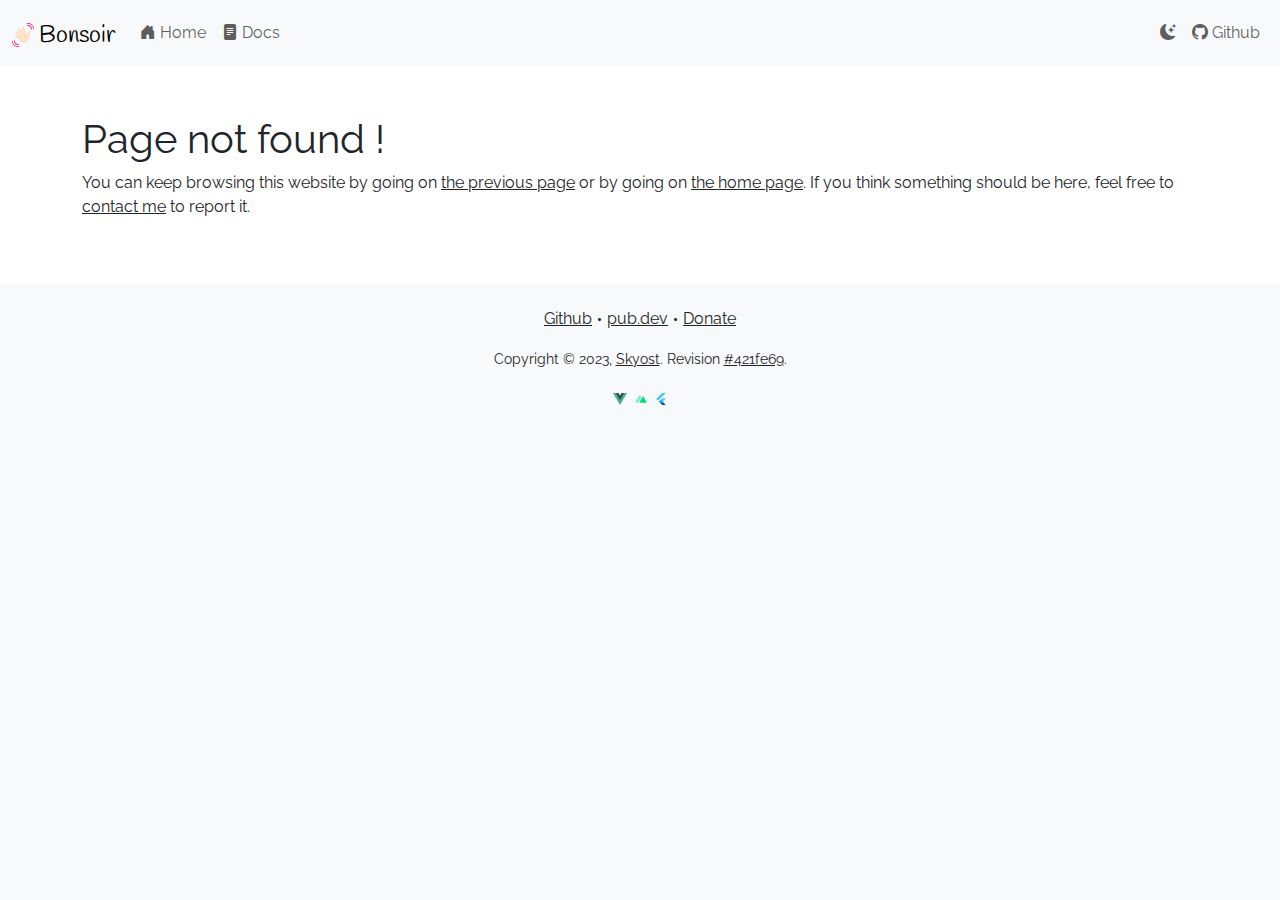
<file: 200.html>
<!DOCTYPE html>
<html  lang="en">
<head><meta charset="utf-8">
<meta name="viewport" content="width=device-width, initial-scale=1">
<meta name="description" content="A Flutter Zeroconf library that allows you to discover network services and to broadcast your own.">
<meta name="theme-color" content="#343a40">
<link rel="icon" type="image/x-icon" href="/favicon.ico">
<style>/*!
 * Bootstrap Icons v1.11.2 (https://icons.getbootstrap.com/)
 * Copyright 2019-2023 The Bootstrap Authors
 * Licensed under MIT (https://github.com/twbs/icons/blob/main/LICENSE)
 */@font-face{font-display:block;font-family:bootstrap-icons;src:url(/_nuxt/bootstrap-icons.5b2dd4d4.woff2?7141511ac37f13e1a387fb9fc6646256) format("woff2"),url(/_nuxt/bootstrap-icons.d0346eea.woff?7141511ac37f13e1a387fb9fc6646256) format("woff")}.bi:before,[class*=" bi-"]:before,[class^=bi-]:before{-webkit-font-smoothing:antialiased;-moz-osx-font-smoothing:grayscale;display:inline-block;font-family:bootstrap-icons!important;font-style:normal;font-variant:normal;font-weight:400!important;line-height:1;text-transform:none;vertical-align:-.125em}.bi-123:before{content:"\f67f"}.bi-alarm-fill:before{content:"\f101"}.bi-alarm:before{content:"\f102"}.bi-align-bottom:before{content:"\f103"}.bi-align-center:before{content:"\f104"}.bi-align-end:before{content:"\f105"}.bi-align-middle:before{content:"\f106"}.bi-align-start:before{content:"\f107"}.bi-align-top:before{content:"\f108"}.bi-alt:before{content:"\f109"}.bi-app-indicator:before{content:"\f10a"}.bi-app:before{content:"\f10b"}.bi-archive-fill:before{content:"\f10c"}.bi-archive:before{content:"\f10d"}.bi-arrow-90deg-down:before{content:"\f10e"}.bi-arrow-90deg-left:before{content:"\f10f"}.bi-arrow-90deg-right:before{content:"\f110"}.bi-arrow-90deg-up:before{content:"\f111"}.bi-arrow-bar-down:before{content:"\f112"}.bi-arrow-bar-left:before{content:"\f113"}.bi-arrow-bar-right:before{content:"\f114"}.bi-arrow-bar-up:before{content:"\f115"}.bi-arrow-clockwise:before{content:"\f116"}.bi-arrow-counterclockwise:before{content:"\f117"}.bi-arrow-down-circle-fill:before{content:"\f118"}.bi-arrow-down-circle:before{content:"\f119"}.bi-arrow-down-left-circle-fill:before{content:"\f11a"}.bi-arrow-down-left-circle:before{content:"\f11b"}.bi-arrow-down-left-square-fill:before{content:"\f11c"}.bi-arrow-down-left-square:before{content:"\f11d"}.bi-arrow-down-left:before{content:"\f11e"}.bi-arrow-down-right-circle-fill:before{content:"\f11f"}.bi-arrow-down-right-circle:before{content:"\f120"}.bi-arrow-down-right-square-fill:before{content:"\f121"}.bi-arrow-down-right-square:before{content:"\f122"}.bi-arrow-down-right:before{content:"\f123"}.bi-arrow-down-short:before{content:"\f124"}.bi-arrow-down-square-fill:before{content:"\f125"}.bi-arrow-down-square:before{content:"\f126"}.bi-arrow-down-up:before{content:"\f127"}.bi-arrow-down:before{content:"\f128"}.bi-arrow-left-circle-fill:before{content:"\f129"}.bi-arrow-left-circle:before{content:"\f12a"}.bi-arrow-left-right:before{content:"\f12b"}.bi-arrow-left-short:before{content:"\f12c"}.bi-arrow-left-square-fill:before{content:"\f12d"}.bi-arrow-left-square:before{content:"\f12e"}.bi-arrow-left:before{content:"\f12f"}.bi-arrow-repeat:before{content:"\f130"}.bi-arrow-return-left:before{content:"\f131"}.bi-arrow-return-right:before{content:"\f132"}.bi-arrow-right-circle-fill:before{content:"\f133"}.bi-arrow-right-circle:before{content:"\f134"}.bi-arrow-right-short:before{content:"\f135"}.bi-arrow-right-square-fill:before{content:"\f136"}.bi-arrow-right-square:before{content:"\f137"}.bi-arrow-right:before{content:"\f138"}.bi-arrow-up-circle-fill:before{content:"\f139"}.bi-arrow-up-circle:before{content:"\f13a"}.bi-arrow-up-left-circle-fill:before{content:"\f13b"}.bi-arrow-up-left-circle:before{content:"\f13c"}.bi-arrow-up-left-square-fill:before{content:"\f13d"}.bi-arrow-up-left-square:before{content:"\f13e"}.bi-arrow-up-left:before{content:"\f13f"}.bi-arrow-up-right-circle-fill:before{content:"\f140"}.bi-arrow-up-right-circle:before{content:"\f141"}.bi-arrow-up-right-square-fill:before{content:"\f142"}.bi-arrow-up-right-square:before{content:"\f143"}.bi-arrow-up-right:before{content:"\f144"}.bi-arrow-up-short:before{content:"\f145"}.bi-arrow-up-square-fill:before{content:"\f146"}.bi-arrow-up-square:before{content:"\f147"}.bi-arrow-up:before{content:"\f148"}.bi-arrows-angle-contract:before{content:"\f149"}.bi-arrows-angle-expand:before{content:"\f14a"}.bi-arrows-collapse:before{content:"\f14b"}.bi-arrows-expand:before{content:"\f14c"}.bi-arrows-fullscreen:before{content:"\f14d"}.bi-arrows-move:before{content:"\f14e"}.bi-aspect-ratio-fill:before{content:"\f14f"}.bi-aspect-ratio:before{content:"\f150"}.bi-asterisk:before{content:"\f151"}.bi-at:before{content:"\f152"}.bi-award-fill:before{content:"\f153"}.bi-award:before{content:"\f154"}.bi-back:before{content:"\f155"}.bi-backspace-fill:before{content:"\f156"}.bi-backspace-reverse-fill:before{content:"\f157"}.bi-backspace-reverse:before{content:"\f158"}.bi-backspace:before{content:"\f159"}.bi-badge-3d-fill:before{content:"\f15a"}.bi-badge-3d:before{content:"\f15b"}.bi-badge-4k-fill:before{content:"\f15c"}.bi-badge-4k:before{content:"\f15d"}.bi-badge-8k-fill:before{content:"\f15e"}.bi-badge-8k:before{content:"\f15f"}.bi-badge-ad-fill:before{content:"\f160"}.bi-badge-ad:before{content:"\f161"}.bi-badge-ar-fill:before{content:"\f162"}.bi-badge-ar:before{content:"\f163"}.bi-badge-cc-fill:before{content:"\f164"}.bi-badge-cc:before{content:"\f165"}.bi-badge-hd-fill:before{content:"\f166"}.bi-badge-hd:before{content:"\f167"}.bi-badge-tm-fill:before{content:"\f168"}.bi-badge-tm:before{content:"\f169"}.bi-badge-vo-fill:before{content:"\f16a"}.bi-badge-vo:before{content:"\f16b"}.bi-badge-vr-fill:before{content:"\f16c"}.bi-badge-vr:before{content:"\f16d"}.bi-badge-wc-fill:before{content:"\f16e"}.bi-badge-wc:before{content:"\f16f"}.bi-bag-check-fill:before{content:"\f170"}.bi-bag-check:before{content:"\f171"}.bi-bag-dash-fill:before{content:"\f172"}.bi-bag-dash:before{content:"\f173"}.bi-bag-fill:before{content:"\f174"}.bi-bag-plus-fill:before{content:"\f175"}.bi-bag-plus:before{content:"\f176"}.bi-bag-x-fill:before{content:"\f177"}.bi-bag-x:before{content:"\f178"}.bi-bag:before{content:"\f179"}.bi-bar-chart-fill:before{content:"\f17a"}.bi-bar-chart-line-fill:before{content:"\f17b"}.bi-bar-chart-line:before{content:"\f17c"}.bi-bar-chart-steps:before{content:"\f17d"}.bi-bar-chart:before{content:"\f17e"}.bi-basket-fill:before{content:"\f17f"}.bi-basket:before{content:"\f180"}.bi-basket2-fill:before{content:"\f181"}.bi-basket2:before{content:"\f182"}.bi-basket3-fill:before{content:"\f183"}.bi-basket3:before{content:"\f184"}.bi-battery-charging:before{content:"\f185"}.bi-battery-full:before{content:"\f186"}.bi-battery-half:before{content:"\f187"}.bi-battery:before{content:"\f188"}.bi-bell-fill:before{content:"\f189"}.bi-bell:before{content:"\f18a"}.bi-bezier:before{content:"\f18b"}.bi-bezier2:before{content:"\f18c"}.bi-bicycle:before{content:"\f18d"}.bi-binoculars-fill:before{content:"\f18e"}.bi-binoculars:before{content:"\f18f"}.bi-blockquote-left:before{content:"\f190"}.bi-blockquote-right:before{content:"\f191"}.bi-book-fill:before{content:"\f192"}.bi-book-half:before{content:"\f193"}.bi-book:before{content:"\f194"}.bi-bookmark-check-fill:before{content:"\f195"}.bi-bookmark-check:before{content:"\f196"}.bi-bookmark-dash-fill:before{content:"\f197"}.bi-bookmark-dash:before{content:"\f198"}.bi-bookmark-fill:before{content:"\f199"}.bi-bookmark-heart-fill:before{content:"\f19a"}.bi-bookmark-heart:before{content:"\f19b"}.bi-bookmark-plus-fill:before{content:"\f19c"}.bi-bookmark-plus:before{content:"\f19d"}.bi-bookmark-star-fill:before{content:"\f19e"}.bi-bookmark-star:before{content:"\f19f"}.bi-bookmark-x-fill:before{content:"\f1a0"}.bi-bookmark-x:before{content:"\f1a1"}.bi-bookmark:before{content:"\f1a2"}.bi-bookmarks-fill:before{content:"\f1a3"}.bi-bookmarks:before{content:"\f1a4"}.bi-bookshelf:before{content:"\f1a5"}.bi-bootstrap-fill:before{content:"\f1a6"}.bi-bootstrap-reboot:before{content:"\f1a7"}.bi-bootstrap:before{content:"\f1a8"}.bi-border-all:before{content:"\f1a9"}.bi-border-bottom:before{content:"\f1aa"}.bi-border-center:before{content:"\f1ab"}.bi-border-inner:before{content:"\f1ac"}.bi-border-left:before{content:"\f1ad"}.bi-border-middle:before{content:"\f1ae"}.bi-border-outer:before{content:"\f1af"}.bi-border-right:before{content:"\f1b0"}.bi-border-style:before{content:"\f1b1"}.bi-border-top:before{content:"\f1b2"}.bi-border-width:before{content:"\f1b3"}.bi-border:before{content:"\f1b4"}.bi-bounding-box-circles:before{content:"\f1b5"}.bi-bounding-box:before{content:"\f1b6"}.bi-box-arrow-down-left:before{content:"\f1b7"}.bi-box-arrow-down-right:before{content:"\f1b8"}.bi-box-arrow-down:before{content:"\f1b9"}.bi-box-arrow-in-down-left:before{content:"\f1ba"}.bi-box-arrow-in-down-right:before{content:"\f1bb"}.bi-box-arrow-in-down:before{content:"\f1bc"}.bi-box-arrow-in-left:before{content:"\f1bd"}.bi-box-arrow-in-right:before{content:"\f1be"}.bi-box-arrow-in-up-left:before{content:"\f1bf"}.bi-box-arrow-in-up-right:before{content:"\f1c0"}.bi-box-arrow-in-up:before{content:"\f1c1"}.bi-box-arrow-left:before{content:"\f1c2"}.bi-box-arrow-right:before{content:"\f1c3"}.bi-box-arrow-up-left:before{content:"\f1c4"}.bi-box-arrow-up-right:before{content:"\f1c5"}.bi-box-arrow-up:before{content:"\f1c6"}.bi-box-seam:before{content:"\f1c7"}.bi-box:before{content:"\f1c8"}.bi-braces:before{content:"\f1c9"}.bi-bricks:before{content:"\f1ca"}.bi-briefcase-fill:before{content:"\f1cb"}.bi-briefcase:before{content:"\f1cc"}.bi-brightness-alt-high-fill:before{content:"\f1cd"}.bi-brightness-alt-high:before{content:"\f1ce"}.bi-brightness-alt-low-fill:before{content:"\f1cf"}.bi-brightness-alt-low:before{content:"\f1d0"}.bi-brightness-high-fill:before{content:"\f1d1"}.bi-brightness-high:before{content:"\f1d2"}.bi-brightness-low-fill:before{content:"\f1d3"}.bi-brightness-low:before{content:"\f1d4"}.bi-broadcast-pin:before{content:"\f1d5"}.bi-broadcast:before{content:"\f1d6"}.bi-brush-fill:before{content:"\f1d7"}.bi-brush:before{content:"\f1d8"}.bi-bucket-fill:before{content:"\f1d9"}.bi-bucket:before{content:"\f1da"}.bi-bug-fill:before{content:"\f1db"}.bi-bug:before{content:"\f1dc"}.bi-building:before{content:"\f1dd"}.bi-bullseye:before{content:"\f1de"}.bi-calculator-fill:before{content:"\f1df"}.bi-calculator:before{content:"\f1e0"}.bi-calendar-check-fill:before{content:"\f1e1"}.bi-calendar-check:before{content:"\f1e2"}.bi-calendar-date-fill:before{content:"\f1e3"}.bi-calendar-date:before{content:"\f1e4"}.bi-calendar-day-fill:before{content:"\f1e5"}.bi-calendar-day:before{content:"\f1e6"}.bi-calendar-event-fill:before{content:"\f1e7"}.bi-calendar-event:before{content:"\f1e8"}.bi-calendar-fill:before{content:"\f1e9"}.bi-calendar-minus-fill:before{content:"\f1ea"}.bi-calendar-minus:before{content:"\f1eb"}.bi-calendar-month-fill:before{content:"\f1ec"}.bi-calendar-month:before{content:"\f1ed"}.bi-calendar-plus-fill:before{content:"\f1ee"}.bi-calendar-plus:before{content:"\f1ef"}.bi-calendar-range-fill:before{content:"\f1f0"}.bi-calendar-range:before{content:"\f1f1"}.bi-calendar-week-fill:before{content:"\f1f2"}.bi-calendar-week:before{content:"\f1f3"}.bi-calendar-x-fill:before{content:"\f1f4"}.bi-calendar-x:before{content:"\f1f5"}.bi-calendar:before{content:"\f1f6"}.bi-calendar2-check-fill:before{content:"\f1f7"}.bi-calendar2-check:before{content:"\f1f8"}.bi-calendar2-date-fill:before{content:"\f1f9"}.bi-calendar2-date:before{content:"\f1fa"}.bi-calendar2-day-fill:before{content:"\f1fb"}.bi-calendar2-day:before{content:"\f1fc"}.bi-calendar2-event-fill:before{content:"\f1fd"}.bi-calendar2-event:before{content:"\f1fe"}.bi-calendar2-fill:before{content:"\f1ff"}.bi-calendar2-minus-fill:before{content:"\f200"}.bi-calendar2-minus:before{content:"\f201"}.bi-calendar2-month-fill:before{content:"\f202"}.bi-calendar2-month:before{content:"\f203"}.bi-calendar2-plus-fill:before{content:"\f204"}.bi-calendar2-plus:before{content:"\f205"}.bi-calendar2-range-fill:before{content:"\f206"}.bi-calendar2-range:before{content:"\f207"}.bi-calendar2-week-fill:before{content:"\f208"}.bi-calendar2-week:before{content:"\f209"}.bi-calendar2-x-fill:before{content:"\f20a"}.bi-calendar2-x:before{content:"\f20b"}.bi-calendar2:before{content:"\f20c"}.bi-calendar3-event-fill:before{content:"\f20d"}.bi-calendar3-event:before{content:"\f20e"}.bi-calendar3-fill:before{content:"\f20f"}.bi-calendar3-range-fill:before{content:"\f210"}.bi-calendar3-range:before{content:"\f211"}.bi-calendar3-week-fill:before{content:"\f212"}.bi-calendar3-week:before{content:"\f213"}.bi-calendar3:before{content:"\f214"}.bi-calendar4-event:before{content:"\f215"}.bi-calendar4-range:before{content:"\f216"}.bi-calendar4-week:before{content:"\f217"}.bi-calendar4:before{content:"\f218"}.bi-camera-fill:before{content:"\f219"}.bi-camera-reels-fill:before{content:"\f21a"}.bi-camera-reels:before{content:"\f21b"}.bi-camera-video-fill:before{content:"\f21c"}.bi-camera-video-off-fill:before{content:"\f21d"}.bi-camera-video-off:before{content:"\f21e"}.bi-camera-video:before{content:"\f21f"}.bi-camera:before{content:"\f220"}.bi-camera2:before{content:"\f221"}.bi-capslock-fill:before{content:"\f222"}.bi-capslock:before{content:"\f223"}.bi-card-checklist:before{content:"\f224"}.bi-card-heading:before{content:"\f225"}.bi-card-image:before{content:"\f226"}.bi-card-list:before{content:"\f227"}.bi-card-text:before{content:"\f228"}.bi-caret-down-fill:before{content:"\f229"}.bi-caret-down-square-fill:before{content:"\f22a"}.bi-caret-down-square:before{content:"\f22b"}.bi-caret-down:before{content:"\f22c"}.bi-caret-left-fill:before{content:"\f22d"}.bi-caret-left-square-fill:before{content:"\f22e"}.bi-caret-left-square:before{content:"\f22f"}.bi-caret-left:before{content:"\f230"}.bi-caret-right-fill:before{content:"\f231"}.bi-caret-right-square-fill:before{content:"\f232"}.bi-caret-right-square:before{content:"\f233"}.bi-caret-right:before{content:"\f234"}.bi-caret-up-fill:before{content:"\f235"}.bi-caret-up-square-fill:before{content:"\f236"}.bi-caret-up-square:before{content:"\f237"}.bi-caret-up:before{content:"\f238"}.bi-cart-check-fill:before{content:"\f239"}.bi-cart-check:before{content:"\f23a"}.bi-cart-dash-fill:before{content:"\f23b"}.bi-cart-dash:before{content:"\f23c"}.bi-cart-fill:before{content:"\f23d"}.bi-cart-plus-fill:before{content:"\f23e"}.bi-cart-plus:before{content:"\f23f"}.bi-cart-x-fill:before{content:"\f240"}.bi-cart-x:before{content:"\f241"}.bi-cart:before{content:"\f242"}.bi-cart2:before{content:"\f243"}.bi-cart3:before{content:"\f244"}.bi-cart4:before{content:"\f245"}.bi-cash-stack:before{content:"\f246"}.bi-cash:before{content:"\f247"}.bi-cast:before{content:"\f248"}.bi-chat-dots-fill:before{content:"\f249"}.bi-chat-dots:before{content:"\f24a"}.bi-chat-fill:before{content:"\f24b"}.bi-chat-left-dots-fill:before{content:"\f24c"}.bi-chat-left-dots:before{content:"\f24d"}.bi-chat-left-fill:before{content:"\f24e"}.bi-chat-left-quote-fill:before{content:"\f24f"}.bi-chat-left-quote:before{content:"\f250"}.bi-chat-left-text-fill:before{content:"\f251"}.bi-chat-left-text:before{content:"\f252"}.bi-chat-left:before{content:"\f253"}.bi-chat-quote-fill:before{content:"\f254"}.bi-chat-quote:before{content:"\f255"}.bi-chat-right-dots-fill:before{content:"\f256"}.bi-chat-right-dots:before{content:"\f257"}.bi-chat-right-fill:before{content:"\f258"}.bi-chat-right-quote-fill:before{content:"\f259"}.bi-chat-right-quote:before{content:"\f25a"}.bi-chat-right-text-fill:before{content:"\f25b"}.bi-chat-right-text:before{content:"\f25c"}.bi-chat-right:before{content:"\f25d"}.bi-chat-square-dots-fill:before{content:"\f25e"}.bi-chat-square-dots:before{content:"\f25f"}.bi-chat-square-fill:before{content:"\f260"}.bi-chat-square-quote-fill:before{content:"\f261"}.bi-chat-square-quote:before{content:"\f262"}.bi-chat-square-text-fill:before{content:"\f263"}.bi-chat-square-text:before{content:"\f264"}.bi-chat-square:before{content:"\f265"}.bi-chat-text-fill:before{content:"\f266"}.bi-chat-text:before{content:"\f267"}.bi-chat:before{content:"\f268"}.bi-check-all:before{content:"\f269"}.bi-check-circle-fill:before{content:"\f26a"}.bi-check-circle:before{content:"\f26b"}.bi-check-square-fill:before{content:"\f26c"}.bi-check-square:before{content:"\f26d"}.bi-check:before{content:"\f26e"}.bi-check2-all:before{content:"\f26f"}.bi-check2-circle:before{content:"\f270"}.bi-check2-square:before{content:"\f271"}.bi-check2:before{content:"\f272"}.bi-chevron-bar-contract:before{content:"\f273"}.bi-chevron-bar-down:before{content:"\f274"}.bi-chevron-bar-expand:before{content:"\f275"}.bi-chevron-bar-left:before{content:"\f276"}.bi-chevron-bar-right:before{content:"\f277"}.bi-chevron-bar-up:before{content:"\f278"}.bi-chevron-compact-down:before{content:"\f279"}.bi-chevron-compact-left:before{content:"\f27a"}.bi-chevron-compact-right:before{content:"\f27b"}.bi-chevron-compact-up:before{content:"\f27c"}.bi-chevron-contract:before{content:"\f27d"}.bi-chevron-double-down:before{content:"\f27e"}.bi-chevron-double-left:before{content:"\f27f"}.bi-chevron-double-right:before{content:"\f280"}.bi-chevron-double-up:before{content:"\f281"}.bi-chevron-down:before{content:"\f282"}.bi-chevron-expand:before{content:"\f283"}.bi-chevron-left:before{content:"\f284"}.bi-chevron-right:before{content:"\f285"}.bi-chevron-up:before{content:"\f286"}.bi-circle-fill:before{content:"\f287"}.bi-circle-half:before{content:"\f288"}.bi-circle-square:before{content:"\f289"}.bi-circle:before{content:"\f28a"}.bi-clipboard-check:before{content:"\f28b"}.bi-clipboard-data:before{content:"\f28c"}.bi-clipboard-minus:before{content:"\f28d"}.bi-clipboard-plus:before{content:"\f28e"}.bi-clipboard-x:before{content:"\f28f"}.bi-clipboard:before{content:"\f290"}.bi-clock-fill:before{content:"\f291"}.bi-clock-history:before{content:"\f292"}.bi-clock:before{content:"\f293"}.bi-cloud-arrow-down-fill:before{content:"\f294"}.bi-cloud-arrow-down:before{content:"\f295"}.bi-cloud-arrow-up-fill:before{content:"\f296"}.bi-cloud-arrow-up:before{content:"\f297"}.bi-cloud-check-fill:before{content:"\f298"}.bi-cloud-check:before{content:"\f299"}.bi-cloud-download-fill:before{content:"\f29a"}.bi-cloud-download:before{content:"\f29b"}.bi-cloud-drizzle-fill:before{content:"\f29c"}.bi-cloud-drizzle:before{content:"\f29d"}.bi-cloud-fill:before{content:"\f29e"}.bi-cloud-fog-fill:before{content:"\f29f"}.bi-cloud-fog:before{content:"\f2a0"}.bi-cloud-fog2-fill:before{content:"\f2a1"}.bi-cloud-fog2:before{content:"\f2a2"}.bi-cloud-hail-fill:before{content:"\f2a3"}.bi-cloud-hail:before{content:"\f2a4"}.bi-cloud-haze-fill:before{content:"\f2a6"}.bi-cloud-haze:before{content:"\f2a7"}.bi-cloud-haze2-fill:before{content:"\f2a8"}.bi-cloud-lightning-fill:before{content:"\f2a9"}.bi-cloud-lightning-rain-fill:before{content:"\f2aa"}.bi-cloud-lightning-rain:before{content:"\f2ab"}.bi-cloud-lightning:before{content:"\f2ac"}.bi-cloud-minus-fill:before{content:"\f2ad"}.bi-cloud-minus:before{content:"\f2ae"}.bi-cloud-moon-fill:before{content:"\f2af"}.bi-cloud-moon:before{content:"\f2b0"}.bi-cloud-plus-fill:before{content:"\f2b1"}.bi-cloud-plus:before{content:"\f2b2"}.bi-cloud-rain-fill:before{content:"\f2b3"}.bi-cloud-rain-heavy-fill:before{content:"\f2b4"}.bi-cloud-rain-heavy:before{content:"\f2b5"}.bi-cloud-rain:before{content:"\f2b6"}.bi-cloud-slash-fill:before{content:"\f2b7"}.bi-cloud-slash:before{content:"\f2b8"}.bi-cloud-sleet-fill:before{content:"\f2b9"}.bi-cloud-sleet:before{content:"\f2ba"}.bi-cloud-snow-fill:before{content:"\f2bb"}.bi-cloud-snow:before{content:"\f2bc"}.bi-cloud-sun-fill:before{content:"\f2bd"}.bi-cloud-sun:before{content:"\f2be"}.bi-cloud-upload-fill:before{content:"\f2bf"}.bi-cloud-upload:before{content:"\f2c0"}.bi-cloud:before{content:"\f2c1"}.bi-clouds-fill:before{content:"\f2c2"}.bi-clouds:before{content:"\f2c3"}.bi-cloudy-fill:before{content:"\f2c4"}.bi-cloudy:before{content:"\f2c5"}.bi-code-slash:before{content:"\f2c6"}.bi-code-square:before{content:"\f2c7"}.bi-code:before{content:"\f2c8"}.bi-collection-fill:before{content:"\f2c9"}.bi-collection-play-fill:before{content:"\f2ca"}.bi-collection-play:before{content:"\f2cb"}.bi-collection:before{content:"\f2cc"}.bi-columns-gap:before{content:"\f2cd"}.bi-columns:before{content:"\f2ce"}.bi-command:before{content:"\f2cf"}.bi-compass-fill:before{content:"\f2d0"}.bi-compass:before{content:"\f2d1"}.bi-cone-striped:before{content:"\f2d2"}.bi-cone:before{content:"\f2d3"}.bi-controller:before{content:"\f2d4"}.bi-cpu-fill:before{content:"\f2d5"}.bi-cpu:before{content:"\f2d6"}.bi-credit-card-2-back-fill:before{content:"\f2d7"}.bi-credit-card-2-back:before{content:"\f2d8"}.bi-credit-card-2-front-fill:before{content:"\f2d9"}.bi-credit-card-2-front:before{content:"\f2da"}.bi-credit-card-fill:before{content:"\f2db"}.bi-credit-card:before{content:"\f2dc"}.bi-crop:before{content:"\f2dd"}.bi-cup-fill:before{content:"\f2de"}.bi-cup-straw:before{content:"\f2df"}.bi-cup:before{content:"\f2e0"}.bi-cursor-fill:before{content:"\f2e1"}.bi-cursor-text:before{content:"\f2e2"}.bi-cursor:before{content:"\f2e3"}.bi-dash-circle-dotted:before{content:"\f2e4"}.bi-dash-circle-fill:before{content:"\f2e5"}.bi-dash-circle:before{content:"\f2e6"}.bi-dash-square-dotted:before{content:"\f2e7"}.bi-dash-square-fill:before{content:"\f2e8"}.bi-dash-square:before{content:"\f2e9"}.bi-dash:before{content:"\f2ea"}.bi-diagram-2-fill:before{content:"\f2eb"}.bi-diagram-2:before{content:"\f2ec"}.bi-diagram-3-fill:before{content:"\f2ed"}.bi-diagram-3:before{content:"\f2ee"}.bi-diamond-fill:before{content:"\f2ef"}.bi-diamond-half:before{content:"\f2f0"}.bi-diamond:before{content:"\f2f1"}.bi-dice-1-fill:before{content:"\f2f2"}.bi-dice-1:before{content:"\f2f3"}.bi-dice-2-fill:before{content:"\f2f4"}.bi-dice-2:before{content:"\f2f5"}.bi-dice-3-fill:before{content:"\f2f6"}.bi-dice-3:before{content:"\f2f7"}.bi-dice-4-fill:before{content:"\f2f8"}.bi-dice-4:before{content:"\f2f9"}.bi-dice-5-fill:before{content:"\f2fa"}.bi-dice-5:before{content:"\f2fb"}.bi-dice-6-fill:before{content:"\f2fc"}.bi-dice-6:before{content:"\f2fd"}.bi-disc-fill:before{content:"\f2fe"}.bi-disc:before{content:"\f2ff"}.bi-discord:before{content:"\f300"}.bi-display-fill:before{content:"\f301"}.bi-display:before{content:"\f302"}.bi-distribute-horizontal:before{content:"\f303"}.bi-distribute-vertical:before{content:"\f304"}.bi-door-closed-fill:before{content:"\f305"}.bi-door-closed:before{content:"\f306"}.bi-door-open-fill:before{content:"\f307"}.bi-door-open:before{content:"\f308"}.bi-dot:before{content:"\f309"}.bi-download:before{content:"\f30a"}.bi-droplet-fill:before{content:"\f30b"}.bi-droplet-half:before{content:"\f30c"}.bi-droplet:before{content:"\f30d"}.bi-earbuds:before{content:"\f30e"}.bi-easel-fill:before{content:"\f30f"}.bi-easel:before{content:"\f310"}.bi-egg-fill:before{content:"\f311"}.bi-egg-fried:before{content:"\f312"}.bi-egg:before{content:"\f313"}.bi-eject-fill:before{content:"\f314"}.bi-eject:before{content:"\f315"}.bi-emoji-angry-fill:before{content:"\f316"}.bi-emoji-angry:before{content:"\f317"}.bi-emoji-dizzy-fill:before{content:"\f318"}.bi-emoji-dizzy:before{content:"\f319"}.bi-emoji-expressionless-fill:before{content:"\f31a"}.bi-emoji-expressionless:before{content:"\f31b"}.bi-emoji-frown-fill:before{content:"\f31c"}.bi-emoji-frown:before{content:"\f31d"}.bi-emoji-heart-eyes-fill:before{content:"\f31e"}.bi-emoji-heart-eyes:before{content:"\f31f"}.bi-emoji-laughing-fill:before{content:"\f320"}.bi-emoji-laughing:before{content:"\f321"}.bi-emoji-neutral-fill:before{content:"\f322"}.bi-emoji-neutral:before{content:"\f323"}.bi-emoji-smile-fill:before{content:"\f324"}.bi-emoji-smile-upside-down-fill:before{content:"\f325"}.bi-emoji-smile-upside-down:before{content:"\f326"}.bi-emoji-smile:before{content:"\f327"}.bi-emoji-sunglasses-fill:before{content:"\f328"}.bi-emoji-sunglasses:before{content:"\f329"}.bi-emoji-wink-fill:before{content:"\f32a"}.bi-emoji-wink:before{content:"\f32b"}.bi-envelope-fill:before{content:"\f32c"}.bi-envelope-open-fill:before{content:"\f32d"}.bi-envelope-open:before{content:"\f32e"}.bi-envelope:before{content:"\f32f"}.bi-eraser-fill:before{content:"\f330"}.bi-eraser:before{content:"\f331"}.bi-exclamation-circle-fill:before{content:"\f332"}.bi-exclamation-circle:before{content:"\f333"}.bi-exclamation-diamond-fill:before{content:"\f334"}.bi-exclamation-diamond:before{content:"\f335"}.bi-exclamation-octagon-fill:before{content:"\f336"}.bi-exclamation-octagon:before{content:"\f337"}.bi-exclamation-square-fill:before{content:"\f338"}.bi-exclamation-square:before{content:"\f339"}.bi-exclamation-triangle-fill:before{content:"\f33a"}.bi-exclamation-triangle:before{content:"\f33b"}.bi-exclamation:before{content:"\f33c"}.bi-exclude:before{content:"\f33d"}.bi-eye-fill:before{content:"\f33e"}.bi-eye-slash-fill:before{content:"\f33f"}.bi-eye-slash:before{content:"\f340"}.bi-eye:before{content:"\f341"}.bi-eyedropper:before{content:"\f342"}.bi-eyeglasses:before{content:"\f343"}.bi-facebook:before{content:"\f344"}.bi-file-arrow-down-fill:before{content:"\f345"}.bi-file-arrow-down:before{content:"\f346"}.bi-file-arrow-up-fill:before{content:"\f347"}.bi-file-arrow-up:before{content:"\f348"}.bi-file-bar-graph-fill:before{content:"\f349"}.bi-file-bar-graph:before{content:"\f34a"}.bi-file-binary-fill:before{content:"\f34b"}.bi-file-binary:before{content:"\f34c"}.bi-file-break-fill:before{content:"\f34d"}.bi-file-break:before{content:"\f34e"}.bi-file-check-fill:before{content:"\f34f"}.bi-file-check:before{content:"\f350"}.bi-file-code-fill:before{content:"\f351"}.bi-file-code:before{content:"\f352"}.bi-file-diff-fill:before{content:"\f353"}.bi-file-diff:before{content:"\f354"}.bi-file-earmark-arrow-down-fill:before{content:"\f355"}.bi-file-earmark-arrow-down:before{content:"\f356"}.bi-file-earmark-arrow-up-fill:before{content:"\f357"}.bi-file-earmark-arrow-up:before{content:"\f358"}.bi-file-earmark-bar-graph-fill:before{content:"\f359"}.bi-file-earmark-bar-graph:before{content:"\f35a"}.bi-file-earmark-binary-fill:before{content:"\f35b"}.bi-file-earmark-binary:before{content:"\f35c"}.bi-file-earmark-break-fill:before{content:"\f35d"}.bi-file-earmark-break:before{content:"\f35e"}.bi-file-earmark-check-fill:before{content:"\f35f"}.bi-file-earmark-check:before{content:"\f360"}.bi-file-earmark-code-fill:before{content:"\f361"}.bi-file-earmark-code:before{content:"\f362"}.bi-file-earmark-diff-fill:before{content:"\f363"}.bi-file-earmark-diff:before{content:"\f364"}.bi-file-earmark-easel-fill:before{content:"\f365"}.bi-file-earmark-easel:before{content:"\f366"}.bi-file-earmark-excel-fill:before{content:"\f367"}.bi-file-earmark-excel:before{content:"\f368"}.bi-file-earmark-fill:before{content:"\f369"}.bi-file-earmark-font-fill:before{content:"\f36a"}.bi-file-earmark-font:before{content:"\f36b"}.bi-file-earmark-image-fill:before{content:"\f36c"}.bi-file-earmark-image:before{content:"\f36d"}.bi-file-earmark-lock-fill:before{content:"\f36e"}.bi-file-earmark-lock:before{content:"\f36f"}.bi-file-earmark-lock2-fill:before{content:"\f370"}.bi-file-earmark-lock2:before{content:"\f371"}.bi-file-earmark-medical-fill:before{content:"\f372"}.bi-file-earmark-medical:before{content:"\f373"}.bi-file-earmark-minus-fill:before{content:"\f374"}.bi-file-earmark-minus:before{content:"\f375"}.bi-file-earmark-music-fill:before{content:"\f376"}.bi-file-earmark-music:before{content:"\f377"}.bi-file-earmark-person-fill:before{content:"\f378"}.bi-file-earmark-person:before{content:"\f379"}.bi-file-earmark-play-fill:before{content:"\f37a"}.bi-file-earmark-play:before{content:"\f37b"}.bi-file-earmark-plus-fill:before{content:"\f37c"}.bi-file-earmark-plus:before{content:"\f37d"}.bi-file-earmark-post-fill:before{content:"\f37e"}.bi-file-earmark-post:before{content:"\f37f"}.bi-file-earmark-ppt-fill:before{content:"\f380"}.bi-file-earmark-ppt:before{content:"\f381"}.bi-file-earmark-richtext-fill:before{content:"\f382"}.bi-file-earmark-richtext:before{content:"\f383"}.bi-file-earmark-ruled-fill:before{content:"\f384"}.bi-file-earmark-ruled:before{content:"\f385"}.bi-file-earmark-slides-fill:before{content:"\f386"}.bi-file-earmark-slides:before{content:"\f387"}.bi-file-earmark-spreadsheet-fill:before{content:"\f388"}.bi-file-earmark-spreadsheet:before{content:"\f389"}.bi-file-earmark-text-fill:before{content:"\f38a"}.bi-file-earmark-text:before{content:"\f38b"}.bi-file-earmark-word-fill:before{content:"\f38c"}.bi-file-earmark-word:before{content:"\f38d"}.bi-file-earmark-x-fill:before{content:"\f38e"}.bi-file-earmark-x:before{content:"\f38f"}.bi-file-earmark-zip-fill:before{content:"\f390"}.bi-file-earmark-zip:before{content:"\f391"}.bi-file-earmark:before{content:"\f392"}.bi-file-easel-fill:before{content:"\f393"}.bi-file-easel:before{content:"\f394"}.bi-file-excel-fill:before{content:"\f395"}.bi-file-excel:before{content:"\f396"}.bi-file-fill:before{content:"\f397"}.bi-file-font-fill:before{content:"\f398"}.bi-file-font:before{content:"\f399"}.bi-file-image-fill:before{content:"\f39a"}.bi-file-image:before{content:"\f39b"}.bi-file-lock-fill:before{content:"\f39c"}.bi-file-lock:before{content:"\f39d"}.bi-file-lock2-fill:before{content:"\f39e"}.bi-file-lock2:before{content:"\f39f"}.bi-file-medical-fill:before{content:"\f3a0"}.bi-file-medical:before{content:"\f3a1"}.bi-file-minus-fill:before{content:"\f3a2"}.bi-file-minus:before{content:"\f3a3"}.bi-file-music-fill:before{content:"\f3a4"}.bi-file-music:before{content:"\f3a5"}.bi-file-person-fill:before{content:"\f3a6"}.bi-file-person:before{content:"\f3a7"}.bi-file-play-fill:before{content:"\f3a8"}.bi-file-play:before{content:"\f3a9"}.bi-file-plus-fill:before{content:"\f3aa"}.bi-file-plus:before{content:"\f3ab"}.bi-file-post-fill:before{content:"\f3ac"}.bi-file-post:before{content:"\f3ad"}.bi-file-ppt-fill:before{content:"\f3ae"}.bi-file-ppt:before{content:"\f3af"}.bi-file-richtext-fill:before{content:"\f3b0"}.bi-file-richtext:before{content:"\f3b1"}.bi-file-ruled-fill:before{content:"\f3b2"}.bi-file-ruled:before{content:"\f3b3"}.bi-file-slides-fill:before{content:"\f3b4"}.bi-file-slides:before{content:"\f3b5"}.bi-file-spreadsheet-fill:before{content:"\f3b6"}.bi-file-spreadsheet:before{content:"\f3b7"}.bi-file-text-fill:before{content:"\f3b8"}.bi-file-text:before{content:"\f3b9"}.bi-file-word-fill:before{content:"\f3ba"}.bi-file-word:before{content:"\f3bb"}.bi-file-x-fill:before{content:"\f3bc"}.bi-file-x:before{content:"\f3bd"}.bi-file-zip-fill:before{content:"\f3be"}.bi-file-zip:before{content:"\f3bf"}.bi-file:before{content:"\f3c0"}.bi-files-alt:before{content:"\f3c1"}.bi-files:before{content:"\f3c2"}.bi-film:before{content:"\f3c3"}.bi-filter-circle-fill:before{content:"\f3c4"}.bi-filter-circle:before{content:"\f3c5"}.bi-filter-left:before{content:"\f3c6"}.bi-filter-right:before{content:"\f3c7"}.bi-filter-square-fill:before{content:"\f3c8"}.bi-filter-square:before{content:"\f3c9"}.bi-filter:before{content:"\f3ca"}.bi-flag-fill:before{content:"\f3cb"}.bi-flag:before{content:"\f3cc"}.bi-flower1:before{content:"\f3cd"}.bi-flower2:before{content:"\f3ce"}.bi-flower3:before{content:"\f3cf"}.bi-folder-check:before{content:"\f3d0"}.bi-folder-fill:before{content:"\f3d1"}.bi-folder-minus:before{content:"\f3d2"}.bi-folder-plus:before{content:"\f3d3"}.bi-folder-symlink-fill:before{content:"\f3d4"}.bi-folder-symlink:before{content:"\f3d5"}.bi-folder-x:before{content:"\f3d6"}.bi-folder:before{content:"\f3d7"}.bi-folder2-open:before{content:"\f3d8"}.bi-folder2:before{content:"\f3d9"}.bi-fonts:before{content:"\f3da"}.bi-forward-fill:before{content:"\f3db"}.bi-forward:before{content:"\f3dc"}.bi-front:before{content:"\f3dd"}.bi-fullscreen-exit:before{content:"\f3de"}.bi-fullscreen:before{content:"\f3df"}.bi-funnel-fill:before{content:"\f3e0"}.bi-funnel:before{content:"\f3e1"}.bi-gear-fill:before{content:"\f3e2"}.bi-gear-wide-connected:before{content:"\f3e3"}.bi-gear-wide:before{content:"\f3e4"}.bi-gear:before{content:"\f3e5"}.bi-gem:before{content:"\f3e6"}.bi-geo-alt-fill:before{content:"\f3e7"}.bi-geo-alt:before{content:"\f3e8"}.bi-geo-fill:before{content:"\f3e9"}.bi-geo:before{content:"\f3ea"}.bi-gift-fill:before{content:"\f3eb"}.bi-gift:before{content:"\f3ec"}.bi-github:before{content:"\f3ed"}.bi-globe:before{content:"\f3ee"}.bi-globe2:before{content:"\f3ef"}.bi-google:before{content:"\f3f0"}.bi-graph-down:before{content:"\f3f1"}.bi-graph-up:before{content:"\f3f2"}.bi-grid-1x2-fill:before{content:"\f3f3"}.bi-grid-1x2:before{content:"\f3f4"}.bi-grid-3x2-gap-fill:before{content:"\f3f5"}.bi-grid-3x2-gap:before{content:"\f3f6"}.bi-grid-3x2:before{content:"\f3f7"}.bi-grid-3x3-gap-fill:before{content:"\f3f8"}.bi-grid-3x3-gap:before{content:"\f3f9"}.bi-grid-3x3:before{content:"\f3fa"}.bi-grid-fill:before{content:"\f3fb"}.bi-grid:before{content:"\f3fc"}.bi-grip-horizontal:before{content:"\f3fd"}.bi-grip-vertical:before{content:"\f3fe"}.bi-hammer:before{content:"\f3ff"}.bi-hand-index-fill:before{content:"\f400"}.bi-hand-index-thumb-fill:before{content:"\f401"}.bi-hand-index-thumb:before{content:"\f402"}.bi-hand-index:before{content:"\f403"}.bi-hand-thumbs-down-fill:before{content:"\f404"}.bi-hand-thumbs-down:before{content:"\f405"}.bi-hand-thumbs-up-fill:before{content:"\f406"}.bi-hand-thumbs-up:before{content:"\f407"}.bi-handbag-fill:before{content:"\f408"}.bi-handbag:before{content:"\f409"}.bi-hash:before{content:"\f40a"}.bi-hdd-fill:before{content:"\f40b"}.bi-hdd-network-fill:before{content:"\f40c"}.bi-hdd-network:before{content:"\f40d"}.bi-hdd-rack-fill:before{content:"\f40e"}.bi-hdd-rack:before{content:"\f40f"}.bi-hdd-stack-fill:before{content:"\f410"}.bi-hdd-stack:before{content:"\f411"}.bi-hdd:before{content:"\f412"}.bi-headphones:before{content:"\f413"}.bi-headset:before{content:"\f414"}.bi-heart-fill:before{content:"\f415"}.bi-heart-half:before{content:"\f416"}.bi-heart:before{content:"\f417"}.bi-heptagon-fill:before{content:"\f418"}.bi-heptagon-half:before{content:"\f419"}.bi-heptagon:before{content:"\f41a"}.bi-hexagon-fill:before{content:"\f41b"}.bi-hexagon-half:before{content:"\f41c"}.bi-hexagon:before{content:"\f41d"}.bi-hourglass-bottom:before{content:"\f41e"}.bi-hourglass-split:before{content:"\f41f"}.bi-hourglass-top:before{content:"\f420"}.bi-hourglass:before{content:"\f421"}.bi-house-door-fill:before{content:"\f422"}.bi-house-door:before{content:"\f423"}.bi-house-fill:before{content:"\f424"}.bi-house:before{content:"\f425"}.bi-hr:before{content:"\f426"}.bi-hurricane:before{content:"\f427"}.bi-image-alt:before{content:"\f428"}.bi-image-fill:before{content:"\f429"}.bi-image:before{content:"\f42a"}.bi-images:before{content:"\f42b"}.bi-inbox-fill:before{content:"\f42c"}.bi-inbox:before{content:"\f42d"}.bi-inboxes-fill:before{content:"\f42e"}.bi-inboxes:before{content:"\f42f"}.bi-info-circle-fill:before{content:"\f430"}.bi-info-circle:before{content:"\f431"}.bi-info-square-fill:before{content:"\f432"}.bi-info-square:before{content:"\f433"}.bi-info:before{content:"\f434"}.bi-input-cursor-text:before{content:"\f435"}.bi-input-cursor:before{content:"\f436"}.bi-instagram:before{content:"\f437"}.bi-intersect:before{content:"\f438"}.bi-journal-album:before{content:"\f439"}.bi-journal-arrow-down:before{content:"\f43a"}.bi-journal-arrow-up:before{content:"\f43b"}.bi-journal-bookmark-fill:before{content:"\f43c"}.bi-journal-bookmark:before{content:"\f43d"}.bi-journal-check:before{content:"\f43e"}.bi-journal-code:before{content:"\f43f"}.bi-journal-medical:before{content:"\f440"}.bi-journal-minus:before{content:"\f441"}.bi-journal-plus:before{content:"\f442"}.bi-journal-richtext:before{content:"\f443"}.bi-journal-text:before{content:"\f444"}.bi-journal-x:before{content:"\f445"}.bi-journal:before{content:"\f446"}.bi-journals:before{content:"\f447"}.bi-joystick:before{content:"\f448"}.bi-justify-left:before{content:"\f449"}.bi-justify-right:before{content:"\f44a"}.bi-justify:before{content:"\f44b"}.bi-kanban-fill:before{content:"\f44c"}.bi-kanban:before{content:"\f44d"}.bi-key-fill:before{content:"\f44e"}.bi-key:before{content:"\f44f"}.bi-keyboard-fill:before{content:"\f450"}.bi-keyboard:before{content:"\f451"}.bi-ladder:before{content:"\f452"}.bi-lamp-fill:before{content:"\f453"}.bi-lamp:before{content:"\f454"}.bi-laptop-fill:before{content:"\f455"}.bi-laptop:before{content:"\f456"}.bi-layer-backward:before{content:"\f457"}.bi-layer-forward:before{content:"\f458"}.bi-layers-fill:before{content:"\f459"}.bi-layers-half:before{content:"\f45a"}.bi-layers:before{content:"\f45b"}.bi-layout-sidebar-inset-reverse:before{content:"\f45c"}.bi-layout-sidebar-inset:before{content:"\f45d"}.bi-layout-sidebar-reverse:before{content:"\f45e"}.bi-layout-sidebar:before{content:"\f45f"}.bi-layout-split:before{content:"\f460"}.bi-layout-text-sidebar-reverse:before{content:"\f461"}.bi-layout-text-sidebar:before{content:"\f462"}.bi-layout-text-window-reverse:before{content:"\f463"}.bi-layout-text-window:before{content:"\f464"}.bi-layout-three-columns:before{content:"\f465"}.bi-layout-wtf:before{content:"\f466"}.bi-life-preserver:before{content:"\f467"}.bi-lightbulb-fill:before{content:"\f468"}.bi-lightbulb-off-fill:before{content:"\f469"}.bi-lightbulb-off:before{content:"\f46a"}.bi-lightbulb:before{content:"\f46b"}.bi-lightning-charge-fill:before{content:"\f46c"}.bi-lightning-charge:before{content:"\f46d"}.bi-lightning-fill:before{content:"\f46e"}.bi-lightning:before{content:"\f46f"}.bi-link-45deg:before{content:"\f470"}.bi-link:before{content:"\f471"}.bi-linkedin:before{content:"\f472"}.bi-list-check:before{content:"\f473"}.bi-list-nested:before{content:"\f474"}.bi-list-ol:before{content:"\f475"}.bi-list-stars:before{content:"\f476"}.bi-list-task:before{content:"\f477"}.bi-list-ul:before{content:"\f478"}.bi-list:before{content:"\f479"}.bi-lock-fill:before{content:"\f47a"}.bi-lock:before{content:"\f47b"}.bi-mailbox:before{content:"\f47c"}.bi-mailbox2:before{content:"\f47d"}.bi-map-fill:before{content:"\f47e"}.bi-map:before{content:"\f47f"}.bi-markdown-fill:before{content:"\f480"}.bi-markdown:before{content:"\f481"}.bi-mask:before{content:"\f482"}.bi-megaphone-fill:before{content:"\f483"}.bi-megaphone:before{content:"\f484"}.bi-menu-app-fill:before{content:"\f485"}.bi-menu-app:before{content:"\f486"}.bi-menu-button-fill:before{content:"\f487"}.bi-menu-button-wide-fill:before{content:"\f488"}.bi-menu-button-wide:before{content:"\f489"}.bi-menu-button:before{content:"\f48a"}.bi-menu-down:before{content:"\f48b"}.bi-menu-up:before{content:"\f48c"}.bi-mic-fill:before{content:"\f48d"}.bi-mic-mute-fill:before{content:"\f48e"}.bi-mic-mute:before{content:"\f48f"}.bi-mic:before{content:"\f490"}.bi-minecart-loaded:before{content:"\f491"}.bi-minecart:before{content:"\f492"}.bi-moisture:before{content:"\f493"}.bi-moon-fill:before{content:"\f494"}.bi-moon-stars-fill:before{content:"\f495"}.bi-moon-stars:before{content:"\f496"}.bi-moon:before{content:"\f497"}.bi-mouse-fill:before{content:"\f498"}.bi-mouse:before{content:"\f499"}.bi-mouse2-fill:before{content:"\f49a"}.bi-mouse2:before{content:"\f49b"}.bi-mouse3-fill:before{content:"\f49c"}.bi-mouse3:before{content:"\f49d"}.bi-music-note-beamed:before{content:"\f49e"}.bi-music-note-list:before{content:"\f49f"}.bi-music-note:before{content:"\f4a0"}.bi-music-player-fill:before{content:"\f4a1"}.bi-music-player:before{content:"\f4a2"}.bi-newspaper:before{content:"\f4a3"}.bi-node-minus-fill:before{content:"\f4a4"}.bi-node-minus:before{content:"\f4a5"}.bi-node-plus-fill:before{content:"\f4a6"}.bi-node-plus:before{content:"\f4a7"}.bi-nut-fill:before{content:"\f4a8"}.bi-nut:before{content:"\f4a9"}.bi-octagon-fill:before{content:"\f4aa"}.bi-octagon-half:before{content:"\f4ab"}.bi-octagon:before{content:"\f4ac"}.bi-option:before{content:"\f4ad"}.bi-outlet:before{content:"\f4ae"}.bi-paint-bucket:before{content:"\f4af"}.bi-palette-fill:before{content:"\f4b0"}.bi-palette:before{content:"\f4b1"}.bi-palette2:before{content:"\f4b2"}.bi-paperclip:before{content:"\f4b3"}.bi-paragraph:before{content:"\f4b4"}.bi-patch-check-fill:before{content:"\f4b5"}.bi-patch-check:before{content:"\f4b6"}.bi-patch-exclamation-fill:before{content:"\f4b7"}.bi-patch-exclamation:before{content:"\f4b8"}.bi-patch-minus-fill:before{content:"\f4b9"}.bi-patch-minus:before{content:"\f4ba"}.bi-patch-plus-fill:before{content:"\f4bb"}.bi-patch-plus:before{content:"\f4bc"}.bi-patch-question-fill:before{content:"\f4bd"}.bi-patch-question:before{content:"\f4be"}.bi-pause-btn-fill:before{content:"\f4bf"}.bi-pause-btn:before{content:"\f4c0"}.bi-pause-circle-fill:before{content:"\f4c1"}.bi-pause-circle:before{content:"\f4c2"}.bi-pause-fill:before{content:"\f4c3"}.bi-pause:before{content:"\f4c4"}.bi-peace-fill:before{content:"\f4c5"}.bi-peace:before{content:"\f4c6"}.bi-pen-fill:before{content:"\f4c7"}.bi-pen:before{content:"\f4c8"}.bi-pencil-fill:before{content:"\f4c9"}.bi-pencil-square:before{content:"\f4ca"}.bi-pencil:before{content:"\f4cb"}.bi-pentagon-fill:before{content:"\f4cc"}.bi-pentagon-half:before{content:"\f4cd"}.bi-pentagon:before{content:"\f4ce"}.bi-people-fill:before{content:"\f4cf"}.bi-people:before{content:"\f4d0"}.bi-percent:before{content:"\f4d1"}.bi-person-badge-fill:before{content:"\f4d2"}.bi-person-badge:before{content:"\f4d3"}.bi-person-bounding-box:before{content:"\f4d4"}.bi-person-check-fill:before{content:"\f4d5"}.bi-person-check:before{content:"\f4d6"}.bi-person-circle:before{content:"\f4d7"}.bi-person-dash-fill:before{content:"\f4d8"}.bi-person-dash:before{content:"\f4d9"}.bi-person-fill:before{content:"\f4da"}.bi-person-lines-fill:before{content:"\f4db"}.bi-person-plus-fill:before{content:"\f4dc"}.bi-person-plus:before{content:"\f4dd"}.bi-person-square:before{content:"\f4de"}.bi-person-x-fill:before{content:"\f4df"}.bi-person-x:before{content:"\f4e0"}.bi-person:before{content:"\f4e1"}.bi-phone-fill:before{content:"\f4e2"}.bi-phone-landscape-fill:before{content:"\f4e3"}.bi-phone-landscape:before{content:"\f4e4"}.bi-phone-vibrate-fill:before{content:"\f4e5"}.bi-phone-vibrate:before{content:"\f4e6"}.bi-phone:before{content:"\f4e7"}.bi-pie-chart-fill:before{content:"\f4e8"}.bi-pie-chart:before{content:"\f4e9"}.bi-pin-angle-fill:before{content:"\f4ea"}.bi-pin-angle:before{content:"\f4eb"}.bi-pin-fill:before{content:"\f4ec"}.bi-pin:before{content:"\f4ed"}.bi-pip-fill:before{content:"\f4ee"}.bi-pip:before{content:"\f4ef"}.bi-play-btn-fill:before{content:"\f4f0"}.bi-play-btn:before{content:"\f4f1"}.bi-play-circle-fill:before{content:"\f4f2"}.bi-play-circle:before{content:"\f4f3"}.bi-play-fill:before{content:"\f4f4"}.bi-play:before{content:"\f4f5"}.bi-plug-fill:before{content:"\f4f6"}.bi-plug:before{content:"\f4f7"}.bi-plus-circle-dotted:before{content:"\f4f8"}.bi-plus-circle-fill:before{content:"\f4f9"}.bi-plus-circle:before{content:"\f4fa"}.bi-plus-square-dotted:before{content:"\f4fb"}.bi-plus-square-fill:before{content:"\f4fc"}.bi-plus-square:before{content:"\f4fd"}.bi-plus:before{content:"\f4fe"}.bi-power:before{content:"\f4ff"}.bi-printer-fill:before{content:"\f500"}.bi-printer:before{content:"\f501"}.bi-puzzle-fill:before{content:"\f502"}.bi-puzzle:before{content:"\f503"}.bi-question-circle-fill:before{content:"\f504"}.bi-question-circle:before{content:"\f505"}.bi-question-diamond-fill:before{content:"\f506"}.bi-question-diamond:before{content:"\f507"}.bi-question-octagon-fill:before{content:"\f508"}.bi-question-octagon:before{content:"\f509"}.bi-question-square-fill:before{content:"\f50a"}.bi-question-square:before{content:"\f50b"}.bi-question:before{content:"\f50c"}.bi-rainbow:before{content:"\f50d"}.bi-receipt-cutoff:before{content:"\f50e"}.bi-receipt:before{content:"\f50f"}.bi-reception-0:before{content:"\f510"}.bi-reception-1:before{content:"\f511"}.bi-reception-2:before{content:"\f512"}.bi-reception-3:before{content:"\f513"}.bi-reception-4:before{content:"\f514"}.bi-record-btn-fill:before{content:"\f515"}.bi-record-btn:before{content:"\f516"}.bi-record-circle-fill:before{content:"\f517"}.bi-record-circle:before{content:"\f518"}.bi-record-fill:before{content:"\f519"}.bi-record:before{content:"\f51a"}.bi-record2-fill:before{content:"\f51b"}.bi-record2:before{content:"\f51c"}.bi-reply-all-fill:before{content:"\f51d"}.bi-reply-all:before{content:"\f51e"}.bi-reply-fill:before{content:"\f51f"}.bi-reply:before{content:"\f520"}.bi-rss-fill:before{content:"\f521"}.bi-rss:before{content:"\f522"}.bi-rulers:before{content:"\f523"}.bi-save-fill:before{content:"\f524"}.bi-save:before{content:"\f525"}.bi-save2-fill:before{content:"\f526"}.bi-save2:before{content:"\f527"}.bi-scissors:before{content:"\f528"}.bi-screwdriver:before{content:"\f529"}.bi-search:before{content:"\f52a"}.bi-segmented-nav:before{content:"\f52b"}.bi-server:before{content:"\f52c"}.bi-share-fill:before{content:"\f52d"}.bi-share:before{content:"\f52e"}.bi-shield-check:before{content:"\f52f"}.bi-shield-exclamation:before{content:"\f530"}.bi-shield-fill-check:before{content:"\f531"}.bi-shield-fill-exclamation:before{content:"\f532"}.bi-shield-fill-minus:before{content:"\f533"}.bi-shield-fill-plus:before{content:"\f534"}.bi-shield-fill-x:before{content:"\f535"}.bi-shield-fill:before{content:"\f536"}.bi-shield-lock-fill:before{content:"\f537"}.bi-shield-lock:before{content:"\f538"}.bi-shield-minus:before{content:"\f539"}.bi-shield-plus:before{content:"\f53a"}.bi-shield-shaded:before{content:"\f53b"}.bi-shield-slash-fill:before{content:"\f53c"}.bi-shield-slash:before{content:"\f53d"}.bi-shield-x:before{content:"\f53e"}.bi-shield:before{content:"\f53f"}.bi-shift-fill:before{content:"\f540"}.bi-shift:before{content:"\f541"}.bi-shop-window:before{content:"\f542"}.bi-shop:before{content:"\f543"}.bi-shuffle:before{content:"\f544"}.bi-signpost-2-fill:before{content:"\f545"}.bi-signpost-2:before{content:"\f546"}.bi-signpost-fill:before{content:"\f547"}.bi-signpost-split-fill:before{content:"\f548"}.bi-signpost-split:before{content:"\f549"}.bi-signpost:before{content:"\f54a"}.bi-sim-fill:before{content:"\f54b"}.bi-sim:before{content:"\f54c"}.bi-skip-backward-btn-fill:before{content:"\f54d"}.bi-skip-backward-btn:before{content:"\f54e"}.bi-skip-backward-circle-fill:before{content:"\f54f"}.bi-skip-backward-circle:before{content:"\f550"}.bi-skip-backward-fill:before{content:"\f551"}.bi-skip-backward:before{content:"\f552"}.bi-skip-end-btn-fill:before{content:"\f553"}.bi-skip-end-btn:before{content:"\f554"}.bi-skip-end-circle-fill:before{content:"\f555"}.bi-skip-end-circle:before{content:"\f556"}.bi-skip-end-fill:before{content:"\f557"}.bi-skip-end:before{content:"\f558"}.bi-skip-forward-btn-fill:before{content:"\f559"}.bi-skip-forward-btn:before{content:"\f55a"}.bi-skip-forward-circle-fill:before{content:"\f55b"}.bi-skip-forward-circle:before{content:"\f55c"}.bi-skip-forward-fill:before{content:"\f55d"}.bi-skip-forward:before{content:"\f55e"}.bi-skip-start-btn-fill:before{content:"\f55f"}.bi-skip-start-btn:before{content:"\f560"}.bi-skip-start-circle-fill:before{content:"\f561"}.bi-skip-start-circle:before{content:"\f562"}.bi-skip-start-fill:before{content:"\f563"}.bi-skip-start:before{content:"\f564"}.bi-slack:before{content:"\f565"}.bi-slash-circle-fill:before{content:"\f566"}.bi-slash-circle:before{content:"\f567"}.bi-slash-square-fill:before{content:"\f568"}.bi-slash-square:before{content:"\f569"}.bi-slash:before{content:"\f56a"}.bi-sliders:before{content:"\f56b"}.bi-smartwatch:before{content:"\f56c"}.bi-snow:before{content:"\f56d"}.bi-snow2:before{content:"\f56e"}.bi-snow3:before{content:"\f56f"}.bi-sort-alpha-down-alt:before{content:"\f570"}.bi-sort-alpha-down:before{content:"\f571"}.bi-sort-alpha-up-alt:before{content:"\f572"}.bi-sort-alpha-up:before{content:"\f573"}.bi-sort-down-alt:before{content:"\f574"}.bi-sort-down:before{content:"\f575"}.bi-sort-numeric-down-alt:before{content:"\f576"}.bi-sort-numeric-down:before{content:"\f577"}.bi-sort-numeric-up-alt:before{content:"\f578"}.bi-sort-numeric-up:before{content:"\f579"}.bi-sort-up-alt:before{content:"\f57a"}.bi-sort-up:before{content:"\f57b"}.bi-soundwave:before{content:"\f57c"}.bi-speaker-fill:before{content:"\f57d"}.bi-speaker:before{content:"\f57e"}.bi-speedometer:before{content:"\f57f"}.bi-speedometer2:before{content:"\f580"}.bi-spellcheck:before{content:"\f581"}.bi-square-fill:before{content:"\f582"}.bi-square-half:before{content:"\f583"}.bi-square:before{content:"\f584"}.bi-stack:before{content:"\f585"}.bi-star-fill:before{content:"\f586"}.bi-star-half:before{content:"\f587"}.bi-star:before{content:"\f588"}.bi-stars:before{content:"\f589"}.bi-stickies-fill:before{content:"\f58a"}.bi-stickies:before{content:"\f58b"}.bi-sticky-fill:before{content:"\f58c"}.bi-sticky:before{content:"\f58d"}.bi-stop-btn-fill:before{content:"\f58e"}.bi-stop-btn:before{content:"\f58f"}.bi-stop-circle-fill:before{content:"\f590"}.bi-stop-circle:before{content:"\f591"}.bi-stop-fill:before{content:"\f592"}.bi-stop:before{content:"\f593"}.bi-stoplights-fill:before{content:"\f594"}.bi-stoplights:before{content:"\f595"}.bi-stopwatch-fill:before{content:"\f596"}.bi-stopwatch:before{content:"\f597"}.bi-subtract:before{content:"\f598"}.bi-suit-club-fill:before{content:"\f599"}.bi-suit-club:before{content:"\f59a"}.bi-suit-diamond-fill:before{content:"\f59b"}.bi-suit-diamond:before{content:"\f59c"}.bi-suit-heart-fill:before{content:"\f59d"}.bi-suit-heart:before{content:"\f59e"}.bi-suit-spade-fill:before{content:"\f59f"}.bi-suit-spade:before{content:"\f5a0"}.bi-sun-fill:before{content:"\f5a1"}.bi-sun:before{content:"\f5a2"}.bi-sunglasses:before{content:"\f5a3"}.bi-sunrise-fill:before{content:"\f5a4"}.bi-sunrise:before{content:"\f5a5"}.bi-sunset-fill:before{content:"\f5a6"}.bi-sunset:before{content:"\f5a7"}.bi-symmetry-horizontal:before{content:"\f5a8"}.bi-symmetry-vertical:before{content:"\f5a9"}.bi-table:before{content:"\f5aa"}.bi-tablet-fill:before{content:"\f5ab"}.bi-tablet-landscape-fill:before{content:"\f5ac"}.bi-tablet-landscape:before{content:"\f5ad"}.bi-tablet:before{content:"\f5ae"}.bi-tag-fill:before{content:"\f5af"}.bi-tag:before{content:"\f5b0"}.bi-tags-fill:before{content:"\f5b1"}.bi-tags:before{content:"\f5b2"}.bi-telegram:before{content:"\f5b3"}.bi-telephone-fill:before{content:"\f5b4"}.bi-telephone-forward-fill:before{content:"\f5b5"}.bi-telephone-forward:before{content:"\f5b6"}.bi-telephone-inbound-fill:before{content:"\f5b7"}.bi-telephone-inbound:before{content:"\f5b8"}.bi-telephone-minus-fill:before{content:"\f5b9"}.bi-telephone-minus:before{content:"\f5ba"}.bi-telephone-outbound-fill:before{content:"\f5bb"}.bi-telephone-outbound:before{content:"\f5bc"}.bi-telephone-plus-fill:before{content:"\f5bd"}.bi-telephone-plus:before{content:"\f5be"}.bi-telephone-x-fill:before{content:"\f5bf"}.bi-telephone-x:before{content:"\f5c0"}.bi-telephone:before{content:"\f5c1"}.bi-terminal-fill:before{content:"\f5c2"}.bi-terminal:before{content:"\f5c3"}.bi-text-center:before{content:"\f5c4"}.bi-text-indent-left:before{content:"\f5c5"}.bi-text-indent-right:before{content:"\f5c6"}.bi-text-left:before{content:"\f5c7"}.bi-text-paragraph:before{content:"\f5c8"}.bi-text-right:before{content:"\f5c9"}.bi-textarea-resize:before{content:"\f5ca"}.bi-textarea-t:before{content:"\f5cb"}.bi-textarea:before{content:"\f5cc"}.bi-thermometer-half:before{content:"\f5cd"}.bi-thermometer-high:before{content:"\f5ce"}.bi-thermometer-low:before{content:"\f5cf"}.bi-thermometer-snow:before{content:"\f5d0"}.bi-thermometer-sun:before{content:"\f5d1"}.bi-thermometer:before{content:"\f5d2"}.bi-three-dots-vertical:before{content:"\f5d3"}.bi-three-dots:before{content:"\f5d4"}.bi-toggle-off:before{content:"\f5d5"}.bi-toggle-on:before{content:"\f5d6"}.bi-toggle2-off:before{content:"\f5d7"}.bi-toggle2-on:before{content:"\f5d8"}.bi-toggles:before{content:"\f5d9"}.bi-toggles2:before{content:"\f5da"}.bi-tools:before{content:"\f5db"}.bi-tornado:before{content:"\f5dc"}.bi-trash-fill:before{content:"\f5dd"}.bi-trash:before{content:"\f5de"}.bi-trash2-fill:before{content:"\f5df"}.bi-trash2:before{content:"\f5e0"}.bi-tree-fill:before{content:"\f5e1"}.bi-tree:before{content:"\f5e2"}.bi-triangle-fill:before{content:"\f5e3"}.bi-triangle-half:before{content:"\f5e4"}.bi-triangle:before{content:"\f5e5"}.bi-trophy-fill:before{content:"\f5e6"}.bi-trophy:before{content:"\f5e7"}.bi-tropical-storm:before{content:"\f5e8"}.bi-truck-flatbed:before{content:"\f5e9"}.bi-truck:before{content:"\f5ea"}.bi-tsunami:before{content:"\f5eb"}.bi-tv-fill:before{content:"\f5ec"}.bi-tv:before{content:"\f5ed"}.bi-twitch:before{content:"\f5ee"}.bi-twitter:before{content:"\f5ef"}.bi-type-bold:before{content:"\f5f0"}.bi-type-h1:before{content:"\f5f1"}.bi-type-h2:before{content:"\f5f2"}.bi-type-h3:before{content:"\f5f3"}.bi-type-italic:before{content:"\f5f4"}.bi-type-strikethrough:before{content:"\f5f5"}.bi-type-underline:before{content:"\f5f6"}.bi-type:before{content:"\f5f7"}.bi-ui-checks-grid:before{content:"\f5f8"}.bi-ui-checks:before{content:"\f5f9"}.bi-ui-radios-grid:before{content:"\f5fa"}.bi-ui-radios:before{content:"\f5fb"}.bi-umbrella-fill:before{content:"\f5fc"}.bi-umbrella:before{content:"\f5fd"}.bi-union:before{content:"\f5fe"}.bi-unlock-fill:before{content:"\f5ff"}.bi-unlock:before{content:"\f600"}.bi-upc-scan:before{content:"\f601"}.bi-upc:before{content:"\f602"}.bi-upload:before{content:"\f603"}.bi-vector-pen:before{content:"\f604"}.bi-view-list:before{content:"\f605"}.bi-view-stacked:before{content:"\f606"}.bi-vinyl-fill:before{content:"\f607"}.bi-vinyl:before{content:"\f608"}.bi-voicemail:before{content:"\f609"}.bi-volume-down-fill:before{content:"\f60a"}.bi-volume-down:before{content:"\f60b"}.bi-volume-mute-fill:before{content:"\f60c"}.bi-volume-mute:before{content:"\f60d"}.bi-volume-off-fill:before{content:"\f60e"}.bi-volume-off:before{content:"\f60f"}.bi-volume-up-fill:before{content:"\f610"}.bi-volume-up:before{content:"\f611"}.bi-vr:before{content:"\f612"}.bi-wallet-fill:before{content:"\f613"}.bi-wallet:before{content:"\f614"}.bi-wallet2:before{content:"\f615"}.bi-watch:before{content:"\f616"}.bi-water:before{content:"\f617"}.bi-whatsapp:before{content:"\f618"}.bi-wifi-1:before{content:"\f619"}.bi-wifi-2:before{content:"\f61a"}.bi-wifi-off:before{content:"\f61b"}.bi-wifi:before{content:"\f61c"}.bi-wind:before{content:"\f61d"}.bi-window-dock:before{content:"\f61e"}.bi-window-sidebar:before{content:"\f61f"}.bi-window:before{content:"\f620"}.bi-wrench:before{content:"\f621"}.bi-x-circle-fill:before{content:"\f622"}.bi-x-circle:before{content:"\f623"}.bi-x-diamond-fill:before{content:"\f624"}.bi-x-diamond:before{content:"\f625"}.bi-x-octagon-fill:before{content:"\f626"}.bi-x-octagon:before{content:"\f627"}.bi-x-square-fill:before{content:"\f628"}.bi-x-square:before{content:"\f629"}.bi-x:before{content:"\f62a"}.bi-youtube:before{content:"\f62b"}.bi-zoom-in:before{content:"\f62c"}.bi-zoom-out:before{content:"\f62d"}.bi-bank:before{content:"\f62e"}.bi-bank2:before{content:"\f62f"}.bi-bell-slash-fill:before{content:"\f630"}.bi-bell-slash:before{content:"\f631"}.bi-cash-coin:before{content:"\f632"}.bi-check-lg:before{content:"\f633"}.bi-coin:before{content:"\f634"}.bi-currency-bitcoin:before{content:"\f635"}.bi-currency-dollar:before{content:"\f636"}.bi-currency-euro:before{content:"\f637"}.bi-currency-exchange:before{content:"\f638"}.bi-currency-pound:before{content:"\f639"}.bi-currency-yen:before{content:"\f63a"}.bi-dash-lg:before{content:"\f63b"}.bi-exclamation-lg:before{content:"\f63c"}.bi-file-earmark-pdf-fill:before{content:"\f63d"}.bi-file-earmark-pdf:before{content:"\f63e"}.bi-file-pdf-fill:before{content:"\f63f"}.bi-file-pdf:before{content:"\f640"}.bi-gender-ambiguous:before{content:"\f641"}.bi-gender-female:before{content:"\f642"}.bi-gender-male:before{content:"\f643"}.bi-gender-trans:before{content:"\f644"}.bi-headset-vr:before{content:"\f645"}.bi-info-lg:before{content:"\f646"}.bi-mastodon:before{content:"\f647"}.bi-messenger:before{content:"\f648"}.bi-piggy-bank-fill:before{content:"\f649"}.bi-piggy-bank:before{content:"\f64a"}.bi-pin-map-fill:before{content:"\f64b"}.bi-pin-map:before{content:"\f64c"}.bi-plus-lg:before{content:"\f64d"}.bi-question-lg:before{content:"\f64e"}.bi-recycle:before{content:"\f64f"}.bi-reddit:before{content:"\f650"}.bi-safe-fill:before{content:"\f651"}.bi-safe2-fill:before{content:"\f652"}.bi-safe2:before{content:"\f653"}.bi-sd-card-fill:before{content:"\f654"}.bi-sd-card:before{content:"\f655"}.bi-skype:before{content:"\f656"}.bi-slash-lg:before{content:"\f657"}.bi-translate:before{content:"\f658"}.bi-x-lg:before{content:"\f659"}.bi-safe:before{content:"\f65a"}.bi-apple:before{content:"\f65b"}.bi-microsoft:before{content:"\f65d"}.bi-windows:before{content:"\f65e"}.bi-behance:before{content:"\f65c"}.bi-dribbble:before{content:"\f65f"}.bi-line:before{content:"\f660"}.bi-medium:before{content:"\f661"}.bi-paypal:before{content:"\f662"}.bi-pinterest:before{content:"\f663"}.bi-signal:before{content:"\f664"}.bi-snapchat:before{content:"\f665"}.bi-spotify:before{content:"\f666"}.bi-stack-overflow:before{content:"\f667"}.bi-strava:before{content:"\f668"}.bi-wordpress:before{content:"\f669"}.bi-vimeo:before{content:"\f66a"}.bi-activity:before{content:"\f66b"}.bi-easel2-fill:before{content:"\f66c"}.bi-easel2:before{content:"\f66d"}.bi-easel3-fill:before{content:"\f66e"}.bi-easel3:before{content:"\f66f"}.bi-fan:before{content:"\f670"}.bi-fingerprint:before{content:"\f671"}.bi-graph-down-arrow:before{content:"\f672"}.bi-graph-up-arrow:before{content:"\f673"}.bi-hypnotize:before{content:"\f674"}.bi-magic:before{content:"\f675"}.bi-person-rolodex:before{content:"\f676"}.bi-person-video:before{content:"\f677"}.bi-person-video2:before{content:"\f678"}.bi-person-video3:before{content:"\f679"}.bi-person-workspace:before{content:"\f67a"}.bi-radioactive:before{content:"\f67b"}.bi-webcam-fill:before{content:"\f67c"}.bi-webcam:before{content:"\f67d"}.bi-yin-yang:before{content:"\f67e"}.bi-bandaid-fill:before{content:"\f680"}.bi-bandaid:before{content:"\f681"}.bi-bluetooth:before{content:"\f682"}.bi-body-text:before{content:"\f683"}.bi-boombox:before{content:"\f684"}.bi-boxes:before{content:"\f685"}.bi-dpad-fill:before{content:"\f686"}.bi-dpad:before{content:"\f687"}.bi-ear-fill:before{content:"\f688"}.bi-ear:before{content:"\f689"}.bi-envelope-check-fill:before{content:"\f68b"}.bi-envelope-check:before{content:"\f68c"}.bi-envelope-dash-fill:before{content:"\f68e"}.bi-envelope-dash:before{content:"\f68f"}.bi-envelope-exclamation-fill:before{content:"\f691"}.bi-envelope-exclamation:before{content:"\f692"}.bi-envelope-plus-fill:before{content:"\f693"}.bi-envelope-plus:before{content:"\f694"}.bi-envelope-slash-fill:before{content:"\f696"}.bi-envelope-slash:before{content:"\f697"}.bi-envelope-x-fill:before{content:"\f699"}.bi-envelope-x:before{content:"\f69a"}.bi-explicit-fill:before{content:"\f69b"}.bi-explicit:before{content:"\f69c"}.bi-git:before{content:"\f69d"}.bi-infinity:before{content:"\f69e"}.bi-list-columns-reverse:before{content:"\f69f"}.bi-list-columns:before{content:"\f6a0"}.bi-meta:before{content:"\f6a1"}.bi-nintendo-switch:before{content:"\f6a4"}.bi-pc-display-horizontal:before{content:"\f6a5"}.bi-pc-display:before{content:"\f6a6"}.bi-pc-horizontal:before{content:"\f6a7"}.bi-pc:before{content:"\f6a8"}.bi-playstation:before{content:"\f6a9"}.bi-plus-slash-minus:before{content:"\f6aa"}.bi-projector-fill:before{content:"\f6ab"}.bi-projector:before{content:"\f6ac"}.bi-qr-code-scan:before{content:"\f6ad"}.bi-qr-code:before{content:"\f6ae"}.bi-quora:before{content:"\f6af"}.bi-quote:before{content:"\f6b0"}.bi-robot:before{content:"\f6b1"}.bi-send-check-fill:before{content:"\f6b2"}.bi-send-check:before{content:"\f6b3"}.bi-send-dash-fill:before{content:"\f6b4"}.bi-send-dash:before{content:"\f6b5"}.bi-send-exclamation-fill:before{content:"\f6b7"}.bi-send-exclamation:before{content:"\f6b8"}.bi-send-fill:before{content:"\f6b9"}.bi-send-plus-fill:before{content:"\f6ba"}.bi-send-plus:before{content:"\f6bb"}.bi-send-slash-fill:before{content:"\f6bc"}.bi-send-slash:before{content:"\f6bd"}.bi-send-x-fill:before{content:"\f6be"}.bi-send-x:before{content:"\f6bf"}.bi-send:before{content:"\f6c0"}.bi-steam:before{content:"\f6c1"}.bi-terminal-dash:before{content:"\f6c3"}.bi-terminal-plus:before{content:"\f6c4"}.bi-terminal-split:before{content:"\f6c5"}.bi-ticket-detailed-fill:before{content:"\f6c6"}.bi-ticket-detailed:before{content:"\f6c7"}.bi-ticket-fill:before{content:"\f6c8"}.bi-ticket-perforated-fill:before{content:"\f6c9"}.bi-ticket-perforated:before{content:"\f6ca"}.bi-ticket:before{content:"\f6cb"}.bi-tiktok:before{content:"\f6cc"}.bi-window-dash:before{content:"\f6cd"}.bi-window-desktop:before{content:"\f6ce"}.bi-window-fullscreen:before{content:"\f6cf"}.bi-window-plus:before{content:"\f6d0"}.bi-window-split:before{content:"\f6d1"}.bi-window-stack:before{content:"\f6d2"}.bi-window-x:before{content:"\f6d3"}.bi-xbox:before{content:"\f6d4"}.bi-ethernet:before{content:"\f6d5"}.bi-hdmi-fill:before{content:"\f6d6"}.bi-hdmi:before{content:"\f6d7"}.bi-usb-c-fill:before{content:"\f6d8"}.bi-usb-c:before{content:"\f6d9"}.bi-usb-fill:before{content:"\f6da"}.bi-usb-plug-fill:before{content:"\f6db"}.bi-usb-plug:before{content:"\f6dc"}.bi-usb-symbol:before{content:"\f6dd"}.bi-usb:before{content:"\f6de"}.bi-boombox-fill:before{content:"\f6df"}.bi-displayport:before{content:"\f6e1"}.bi-gpu-card:before{content:"\f6e2"}.bi-memory:before{content:"\f6e3"}.bi-modem-fill:before{content:"\f6e4"}.bi-modem:before{content:"\f6e5"}.bi-motherboard-fill:before{content:"\f6e6"}.bi-motherboard:before{content:"\f6e7"}.bi-optical-audio-fill:before{content:"\f6e8"}.bi-optical-audio:before{content:"\f6e9"}.bi-pci-card:before{content:"\f6ea"}.bi-router-fill:before{content:"\f6eb"}.bi-router:before{content:"\f6ec"}.bi-thunderbolt-fill:before{content:"\f6ef"}.bi-thunderbolt:before{content:"\f6f0"}.bi-usb-drive-fill:before{content:"\f6f1"}.bi-usb-drive:before{content:"\f6f2"}.bi-usb-micro-fill:before{content:"\f6f3"}.bi-usb-micro:before{content:"\f6f4"}.bi-usb-mini-fill:before{content:"\f6f5"}.bi-usb-mini:before{content:"\f6f6"}.bi-cloud-haze2:before{content:"\f6f7"}.bi-device-hdd-fill:before{content:"\f6f8"}.bi-device-hdd:before{content:"\f6f9"}.bi-device-ssd-fill:before{content:"\f6fa"}.bi-device-ssd:before{content:"\f6fb"}.bi-displayport-fill:before{content:"\f6fc"}.bi-mortarboard-fill:before{content:"\f6fd"}.bi-mortarboard:before{content:"\f6fe"}.bi-terminal-x:before{content:"\f6ff"}.bi-arrow-through-heart-fill:before{content:"\f700"}.bi-arrow-through-heart:before{content:"\f701"}.bi-badge-sd-fill:before{content:"\f702"}.bi-badge-sd:before{content:"\f703"}.bi-bag-heart-fill:before{content:"\f704"}.bi-bag-heart:before{content:"\f705"}.bi-balloon-fill:before{content:"\f706"}.bi-balloon-heart-fill:before{content:"\f707"}.bi-balloon-heart:before{content:"\f708"}.bi-balloon:before{content:"\f709"}.bi-box2-fill:before{content:"\f70a"}.bi-box2-heart-fill:before{content:"\f70b"}.bi-box2-heart:before{content:"\f70c"}.bi-box2:before{content:"\f70d"}.bi-braces-asterisk:before{content:"\f70e"}.bi-calendar-heart-fill:before{content:"\f70f"}.bi-calendar-heart:before{content:"\f710"}.bi-calendar2-heart-fill:before{content:"\f711"}.bi-calendar2-heart:before{content:"\f712"}.bi-chat-heart-fill:before{content:"\f713"}.bi-chat-heart:before{content:"\f714"}.bi-chat-left-heart-fill:before{content:"\f715"}.bi-chat-left-heart:before{content:"\f716"}.bi-chat-right-heart-fill:before{content:"\f717"}.bi-chat-right-heart:before{content:"\f718"}.bi-chat-square-heart-fill:before{content:"\f719"}.bi-chat-square-heart:before{content:"\f71a"}.bi-clipboard-check-fill:before{content:"\f71b"}.bi-clipboard-data-fill:before{content:"\f71c"}.bi-clipboard-fill:before{content:"\f71d"}.bi-clipboard-heart-fill:before{content:"\f71e"}.bi-clipboard-heart:before{content:"\f71f"}.bi-clipboard-minus-fill:before{content:"\f720"}.bi-clipboard-plus-fill:before{content:"\f721"}.bi-clipboard-pulse:before{content:"\f722"}.bi-clipboard-x-fill:before{content:"\f723"}.bi-clipboard2-check-fill:before{content:"\f724"}.bi-clipboard2-check:before{content:"\f725"}.bi-clipboard2-data-fill:before{content:"\f726"}.bi-clipboard2-data:before{content:"\f727"}.bi-clipboard2-fill:before{content:"\f728"}.bi-clipboard2-heart-fill:before{content:"\f729"}.bi-clipboard2-heart:before{content:"\f72a"}.bi-clipboard2-minus-fill:before{content:"\f72b"}.bi-clipboard2-minus:before{content:"\f72c"}.bi-clipboard2-plus-fill:before{content:"\f72d"}.bi-clipboard2-plus:before{content:"\f72e"}.bi-clipboard2-pulse-fill:before{content:"\f72f"}.bi-clipboard2-pulse:before{content:"\f730"}.bi-clipboard2-x-fill:before{content:"\f731"}.bi-clipboard2-x:before{content:"\f732"}.bi-clipboard2:before{content:"\f733"}.bi-emoji-kiss-fill:before{content:"\f734"}.bi-emoji-kiss:before{content:"\f735"}.bi-envelope-heart-fill:before{content:"\f736"}.bi-envelope-heart:before{content:"\f737"}.bi-envelope-open-heart-fill:before{content:"\f738"}.bi-envelope-open-heart:before{content:"\f739"}.bi-envelope-paper-fill:before{content:"\f73a"}.bi-envelope-paper-heart-fill:before{content:"\f73b"}.bi-envelope-paper-heart:before{content:"\f73c"}.bi-envelope-paper:before{content:"\f73d"}.bi-filetype-aac:before{content:"\f73e"}.bi-filetype-ai:before{content:"\f73f"}.bi-filetype-bmp:before{content:"\f740"}.bi-filetype-cs:before{content:"\f741"}.bi-filetype-css:before{content:"\f742"}.bi-filetype-csv:before{content:"\f743"}.bi-filetype-doc:before{content:"\f744"}.bi-filetype-docx:before{content:"\f745"}.bi-filetype-exe:before{content:"\f746"}.bi-filetype-gif:before{content:"\f747"}.bi-filetype-heic:before{content:"\f748"}.bi-filetype-html:before{content:"\f749"}.bi-filetype-java:before{content:"\f74a"}.bi-filetype-jpg:before{content:"\f74b"}.bi-filetype-js:before{content:"\f74c"}.bi-filetype-jsx:before{content:"\f74d"}.bi-filetype-key:before{content:"\f74e"}.bi-filetype-m4p:before{content:"\f74f"}.bi-filetype-md:before{content:"\f750"}.bi-filetype-mdx:before{content:"\f751"}.bi-filetype-mov:before{content:"\f752"}.bi-filetype-mp3:before{content:"\f753"}.bi-filetype-mp4:before{content:"\f754"}.bi-filetype-otf:before{content:"\f755"}.bi-filetype-pdf:before{content:"\f756"}.bi-filetype-php:before{content:"\f757"}.bi-filetype-png:before{content:"\f758"}.bi-filetype-ppt:before{content:"\f75a"}.bi-filetype-psd:before{content:"\f75b"}.bi-filetype-py:before{content:"\f75c"}.bi-filetype-raw:before{content:"\f75d"}.bi-filetype-rb:before{content:"\f75e"}.bi-filetype-sass:before{content:"\f75f"}.bi-filetype-scss:before{content:"\f760"}.bi-filetype-sh:before{content:"\f761"}.bi-filetype-svg:before{content:"\f762"}.bi-filetype-tiff:before{content:"\f763"}.bi-filetype-tsx:before{content:"\f764"}.bi-filetype-ttf:before{content:"\f765"}.bi-filetype-txt:before{content:"\f766"}.bi-filetype-wav:before{content:"\f767"}.bi-filetype-woff:before{content:"\f768"}.bi-filetype-xls:before{content:"\f76a"}.bi-filetype-xml:before{content:"\f76b"}.bi-filetype-yml:before{content:"\f76c"}.bi-heart-arrow:before{content:"\f76d"}.bi-heart-pulse-fill:before{content:"\f76e"}.bi-heart-pulse:before{content:"\f76f"}.bi-heartbreak-fill:before{content:"\f770"}.bi-heartbreak:before{content:"\f771"}.bi-hearts:before{content:"\f772"}.bi-hospital-fill:before{content:"\f773"}.bi-hospital:before{content:"\f774"}.bi-house-heart-fill:before{content:"\f775"}.bi-house-heart:before{content:"\f776"}.bi-incognito:before{content:"\f777"}.bi-magnet-fill:before{content:"\f778"}.bi-magnet:before{content:"\f779"}.bi-person-heart:before{content:"\f77a"}.bi-person-hearts:before{content:"\f77b"}.bi-phone-flip:before{content:"\f77c"}.bi-plugin:before{content:"\f77d"}.bi-postage-fill:before{content:"\f77e"}.bi-postage-heart-fill:before{content:"\f77f"}.bi-postage-heart:before{content:"\f780"}.bi-postage:before{content:"\f781"}.bi-postcard-fill:before{content:"\f782"}.bi-postcard-heart-fill:before{content:"\f783"}.bi-postcard-heart:before{content:"\f784"}.bi-postcard:before{content:"\f785"}.bi-search-heart-fill:before{content:"\f786"}.bi-search-heart:before{content:"\f787"}.bi-sliders2-vertical:before{content:"\f788"}.bi-sliders2:before{content:"\f789"}.bi-trash3-fill:before{content:"\f78a"}.bi-trash3:before{content:"\f78b"}.bi-valentine:before{content:"\f78c"}.bi-valentine2:before{content:"\f78d"}.bi-wrench-adjustable-circle-fill:before{content:"\f78e"}.bi-wrench-adjustable-circle:before{content:"\f78f"}.bi-wrench-adjustable:before{content:"\f790"}.bi-filetype-json:before{content:"\f791"}.bi-filetype-pptx:before{content:"\f792"}.bi-filetype-xlsx:before{content:"\f793"}.bi-1-circle-fill:before{content:"\f796"}.bi-1-circle:before{content:"\f797"}.bi-1-square-fill:before{content:"\f798"}.bi-1-square:before{content:"\f799"}.bi-2-circle-fill:before{content:"\f79c"}.bi-2-circle:before{content:"\f79d"}.bi-2-square-fill:before{content:"\f79e"}.bi-2-square:before{content:"\f79f"}.bi-3-circle-fill:before{content:"\f7a2"}.bi-3-circle:before{content:"\f7a3"}.bi-3-square-fill:before{content:"\f7a4"}.bi-3-square:before{content:"\f7a5"}.bi-4-circle-fill:before{content:"\f7a8"}.bi-4-circle:before{content:"\f7a9"}.bi-4-square-fill:before{content:"\f7aa"}.bi-4-square:before{content:"\f7ab"}.bi-5-circle-fill:before{content:"\f7ae"}.bi-5-circle:before{content:"\f7af"}.bi-5-square-fill:before{content:"\f7b0"}.bi-5-square:before{content:"\f7b1"}.bi-6-circle-fill:before{content:"\f7b4"}.bi-6-circle:before{content:"\f7b5"}.bi-6-square-fill:before{content:"\f7b6"}.bi-6-square:before{content:"\f7b7"}.bi-7-circle-fill:before{content:"\f7ba"}.bi-7-circle:before{content:"\f7bb"}.bi-7-square-fill:before{content:"\f7bc"}.bi-7-square:before{content:"\f7bd"}.bi-8-circle-fill:before{content:"\f7c0"}.bi-8-circle:before{content:"\f7c1"}.bi-8-square-fill:before{content:"\f7c2"}.bi-8-square:before{content:"\f7c3"}.bi-9-circle-fill:before{content:"\f7c6"}.bi-9-circle:before{content:"\f7c7"}.bi-9-square-fill:before{content:"\f7c8"}.bi-9-square:before{content:"\f7c9"}.bi-airplane-engines-fill:before{content:"\f7ca"}.bi-airplane-engines:before{content:"\f7cb"}.bi-airplane-fill:before{content:"\f7cc"}.bi-airplane:before{content:"\f7cd"}.bi-alexa:before{content:"\f7ce"}.bi-alipay:before{content:"\f7cf"}.bi-android:before{content:"\f7d0"}.bi-android2:before{content:"\f7d1"}.bi-box-fill:before{content:"\f7d2"}.bi-box-seam-fill:before{content:"\f7d3"}.bi-browser-chrome:before{content:"\f7d4"}.bi-browser-edge:before{content:"\f7d5"}.bi-browser-firefox:before{content:"\f7d6"}.bi-browser-safari:before{content:"\f7d7"}.bi-c-circle-fill:before{content:"\f7da"}.bi-c-circle:before{content:"\f7db"}.bi-c-square-fill:before{content:"\f7dc"}.bi-c-square:before{content:"\f7dd"}.bi-capsule-pill:before{content:"\f7de"}.bi-capsule:before{content:"\f7df"}.bi-car-front-fill:before{content:"\f7e0"}.bi-car-front:before{content:"\f7e1"}.bi-cassette-fill:before{content:"\f7e2"}.bi-cassette:before{content:"\f7e3"}.bi-cc-circle-fill:before{content:"\f7e6"}.bi-cc-circle:before{content:"\f7e7"}.bi-cc-square-fill:before{content:"\f7e8"}.bi-cc-square:before{content:"\f7e9"}.bi-cup-hot-fill:before{content:"\f7ea"}.bi-cup-hot:before{content:"\f7eb"}.bi-currency-rupee:before{content:"\f7ec"}.bi-dropbox:before{content:"\f7ed"}.bi-escape:before{content:"\f7ee"}.bi-fast-forward-btn-fill:before{content:"\f7ef"}.bi-fast-forward-btn:before{content:"\f7f0"}.bi-fast-forward-circle-fill:before{content:"\f7f1"}.bi-fast-forward-circle:before{content:"\f7f2"}.bi-fast-forward-fill:before{content:"\f7f3"}.bi-fast-forward:before{content:"\f7f4"}.bi-filetype-sql:before{content:"\f7f5"}.bi-fire:before{content:"\f7f6"}.bi-google-play:before{content:"\f7f7"}.bi-h-circle-fill:before{content:"\f7fa"}.bi-h-circle:before{content:"\f7fb"}.bi-h-square-fill:before{content:"\f7fc"}.bi-h-square:before{content:"\f7fd"}.bi-indent:before{content:"\f7fe"}.bi-lungs-fill:before{content:"\f7ff"}.bi-lungs:before{content:"\f800"}.bi-microsoft-teams:before{content:"\f801"}.bi-p-circle-fill:before{content:"\f804"}.bi-p-circle:before{content:"\f805"}.bi-p-square-fill:before{content:"\f806"}.bi-p-square:before{content:"\f807"}.bi-pass-fill:before{content:"\f808"}.bi-pass:before{content:"\f809"}.bi-prescription:before{content:"\f80a"}.bi-prescription2:before{content:"\f80b"}.bi-r-circle-fill:before{content:"\f80e"}.bi-r-circle:before{content:"\f80f"}.bi-r-square-fill:before{content:"\f810"}.bi-r-square:before{content:"\f811"}.bi-repeat-1:before{content:"\f812"}.bi-repeat:before{content:"\f813"}.bi-rewind-btn-fill:before{content:"\f814"}.bi-rewind-btn:before{content:"\f815"}.bi-rewind-circle-fill:before{content:"\f816"}.bi-rewind-circle:before{content:"\f817"}.bi-rewind-fill:before{content:"\f818"}.bi-rewind:before{content:"\f819"}.bi-train-freight-front-fill:before{content:"\f81a"}.bi-train-freight-front:before{content:"\f81b"}.bi-train-front-fill:before{content:"\f81c"}.bi-train-front:before{content:"\f81d"}.bi-train-lightrail-front-fill:before{content:"\f81e"}.bi-train-lightrail-front:before{content:"\f81f"}.bi-truck-front-fill:before{content:"\f820"}.bi-truck-front:before{content:"\f821"}.bi-ubuntu:before{content:"\f822"}.bi-unindent:before{content:"\f823"}.bi-unity:before{content:"\f824"}.bi-universal-access-circle:before{content:"\f825"}.bi-universal-access:before{content:"\f826"}.bi-virus:before{content:"\f827"}.bi-virus2:before{content:"\f828"}.bi-wechat:before{content:"\f829"}.bi-yelp:before{content:"\f82a"}.bi-sign-stop-fill:before{content:"\f82b"}.bi-sign-stop-lights-fill:before{content:"\f82c"}.bi-sign-stop-lights:before{content:"\f82d"}.bi-sign-stop:before{content:"\f82e"}.bi-sign-turn-left-fill:before{content:"\f82f"}.bi-sign-turn-left:before{content:"\f830"}.bi-sign-turn-right-fill:before{content:"\f831"}.bi-sign-turn-right:before{content:"\f832"}.bi-sign-turn-slight-left-fill:before{content:"\f833"}.bi-sign-turn-slight-left:before{content:"\f834"}.bi-sign-turn-slight-right-fill:before{content:"\f835"}.bi-sign-turn-slight-right:before{content:"\f836"}.bi-sign-yield-fill:before{content:"\f837"}.bi-sign-yield:before{content:"\f838"}.bi-ev-station-fill:before{content:"\f839"}.bi-ev-station:before{content:"\f83a"}.bi-fuel-pump-diesel-fill:before{content:"\f83b"}.bi-fuel-pump-diesel:before{content:"\f83c"}.bi-fuel-pump-fill:before{content:"\f83d"}.bi-fuel-pump:before{content:"\f83e"}.bi-0-circle-fill:before{content:"\f83f"}.bi-0-circle:before{content:"\f840"}.bi-0-square-fill:before{content:"\f841"}.bi-0-square:before{content:"\f842"}.bi-rocket-fill:before{content:"\f843"}.bi-rocket-takeoff-fill:before{content:"\f844"}.bi-rocket-takeoff:before{content:"\f845"}.bi-rocket:before{content:"\f846"}.bi-stripe:before{content:"\f847"}.bi-subscript:before{content:"\f848"}.bi-superscript:before{content:"\f849"}.bi-trello:before{content:"\f84a"}.bi-envelope-at-fill:before{content:"\f84b"}.bi-envelope-at:before{content:"\f84c"}.bi-regex:before{content:"\f84d"}.bi-text-wrap:before{content:"\f84e"}.bi-sign-dead-end-fill:before{content:"\f84f"}.bi-sign-dead-end:before{content:"\f850"}.bi-sign-do-not-enter-fill:before{content:"\f851"}.bi-sign-do-not-enter:before{content:"\f852"}.bi-sign-intersection-fill:before{content:"\f853"}.bi-sign-intersection-side-fill:before{content:"\f854"}.bi-sign-intersection-side:before{content:"\f855"}.bi-sign-intersection-t-fill:before{content:"\f856"}.bi-sign-intersection-t:before{content:"\f857"}.bi-sign-intersection-y-fill:before{content:"\f858"}.bi-sign-intersection-y:before{content:"\f859"}.bi-sign-intersection:before{content:"\f85a"}.bi-sign-merge-left-fill:before{content:"\f85b"}.bi-sign-merge-left:before{content:"\f85c"}.bi-sign-merge-right-fill:before{content:"\f85d"}.bi-sign-merge-right:before{content:"\f85e"}.bi-sign-no-left-turn-fill:before{content:"\f85f"}.bi-sign-no-left-turn:before{content:"\f860"}.bi-sign-no-parking-fill:before{content:"\f861"}.bi-sign-no-parking:before{content:"\f862"}.bi-sign-no-right-turn-fill:before{content:"\f863"}.bi-sign-no-right-turn:before{content:"\f864"}.bi-sign-railroad-fill:before{content:"\f865"}.bi-sign-railroad:before{content:"\f866"}.bi-building-add:before{content:"\f867"}.bi-building-check:before{content:"\f868"}.bi-building-dash:before{content:"\f869"}.bi-building-down:before{content:"\f86a"}.bi-building-exclamation:before{content:"\f86b"}.bi-building-fill-add:before{content:"\f86c"}.bi-building-fill-check:before{content:"\f86d"}.bi-building-fill-dash:before{content:"\f86e"}.bi-building-fill-down:before{content:"\f86f"}.bi-building-fill-exclamation:before{content:"\f870"}.bi-building-fill-gear:before{content:"\f871"}.bi-building-fill-lock:before{content:"\f872"}.bi-building-fill-slash:before{content:"\f873"}.bi-building-fill-up:before{content:"\f874"}.bi-building-fill-x:before{content:"\f875"}.bi-building-fill:before{content:"\f876"}.bi-building-gear:before{content:"\f877"}.bi-building-lock:before{content:"\f878"}.bi-building-slash:before{content:"\f879"}.bi-building-up:before{content:"\f87a"}.bi-building-x:before{content:"\f87b"}.bi-buildings-fill:before{content:"\f87c"}.bi-buildings:before{content:"\f87d"}.bi-bus-front-fill:before{content:"\f87e"}.bi-bus-front:before{content:"\f87f"}.bi-ev-front-fill:before{content:"\f880"}.bi-ev-front:before{content:"\f881"}.bi-globe-americas:before{content:"\f882"}.bi-globe-asia-australia:before{content:"\f883"}.bi-globe-central-south-asia:before{content:"\f884"}.bi-globe-europe-africa:before{content:"\f885"}.bi-house-add-fill:before{content:"\f886"}.bi-house-add:before{content:"\f887"}.bi-house-check-fill:before{content:"\f888"}.bi-house-check:before{content:"\f889"}.bi-house-dash-fill:before{content:"\f88a"}.bi-house-dash:before{content:"\f88b"}.bi-house-down-fill:before{content:"\f88c"}.bi-house-down:before{content:"\f88d"}.bi-house-exclamation-fill:before{content:"\f88e"}.bi-house-exclamation:before{content:"\f88f"}.bi-house-gear-fill:before{content:"\f890"}.bi-house-gear:before{content:"\f891"}.bi-house-lock-fill:before{content:"\f892"}.bi-house-lock:before{content:"\f893"}.bi-house-slash-fill:before{content:"\f894"}.bi-house-slash:before{content:"\f895"}.bi-house-up-fill:before{content:"\f896"}.bi-house-up:before{content:"\f897"}.bi-house-x-fill:before{content:"\f898"}.bi-house-x:before{content:"\f899"}.bi-person-add:before{content:"\f89a"}.bi-person-down:before{content:"\f89b"}.bi-person-exclamation:before{content:"\f89c"}.bi-person-fill-add:before{content:"\f89d"}.bi-person-fill-check:before{content:"\f89e"}.bi-person-fill-dash:before{content:"\f89f"}.bi-person-fill-down:before{content:"\f8a0"}.bi-person-fill-exclamation:before{content:"\f8a1"}.bi-person-fill-gear:before{content:"\f8a2"}.bi-person-fill-lock:before{content:"\f8a3"}.bi-person-fill-slash:before{content:"\f8a4"}.bi-person-fill-up:before{content:"\f8a5"}.bi-person-fill-x:before{content:"\f8a6"}.bi-person-gear:before{content:"\f8a7"}.bi-person-lock:before{content:"\f8a8"}.bi-person-slash:before{content:"\f8a9"}.bi-person-up:before{content:"\f8aa"}.bi-scooter:before{content:"\f8ab"}.bi-taxi-front-fill:before{content:"\f8ac"}.bi-taxi-front:before{content:"\f8ad"}.bi-amd:before{content:"\f8ae"}.bi-database-add:before{content:"\f8af"}.bi-database-check:before{content:"\f8b0"}.bi-database-dash:before{content:"\f8b1"}.bi-database-down:before{content:"\f8b2"}.bi-database-exclamation:before{content:"\f8b3"}.bi-database-fill-add:before{content:"\f8b4"}.bi-database-fill-check:before{content:"\f8b5"}.bi-database-fill-dash:before{content:"\f8b6"}.bi-database-fill-down:before{content:"\f8b7"}.bi-database-fill-exclamation:before{content:"\f8b8"}.bi-database-fill-gear:before{content:"\f8b9"}.bi-database-fill-lock:before{content:"\f8ba"}.bi-database-fill-slash:before{content:"\f8bb"}.bi-database-fill-up:before{content:"\f8bc"}.bi-database-fill-x:before{content:"\f8bd"}.bi-database-fill:before{content:"\f8be"}.bi-database-gear:before{content:"\f8bf"}.bi-database-lock:before{content:"\f8c0"}.bi-database-slash:before{content:"\f8c1"}.bi-database-up:before{content:"\f8c2"}.bi-database-x:before{content:"\f8c3"}.bi-database:before{content:"\f8c4"}.bi-houses-fill:before{content:"\f8c5"}.bi-houses:before{content:"\f8c6"}.bi-nvidia:before{content:"\f8c7"}.bi-person-vcard-fill:before{content:"\f8c8"}.bi-person-vcard:before{content:"\f8c9"}.bi-sina-weibo:before{content:"\f8ca"}.bi-tencent-qq:before{content:"\f8cb"}.bi-wikipedia:before{content:"\f8cc"}.bi-alphabet-uppercase:before{content:"\f2a5"}.bi-alphabet:before{content:"\f68a"}.bi-amazon:before{content:"\f68d"}.bi-arrows-collapse-vertical:before{content:"\f690"}.bi-arrows-expand-vertical:before{content:"\f695"}.bi-arrows-vertical:before{content:"\f698"}.bi-arrows:before{content:"\f6a2"}.bi-ban-fill:before{content:"\f6a3"}.bi-ban:before{content:"\f6b6"}.bi-bing:before{content:"\f6c2"}.bi-cake:before{content:"\f6e0"}.bi-cake2:before{content:"\f6ed"}.bi-cookie:before{content:"\f6ee"}.bi-copy:before{content:"\f759"}.bi-crosshair:before{content:"\f769"}.bi-crosshair2:before{content:"\f794"}.bi-emoji-astonished-fill:before{content:"\f795"}.bi-emoji-astonished:before{content:"\f79a"}.bi-emoji-grimace-fill:before{content:"\f79b"}.bi-emoji-grimace:before{content:"\f7a0"}.bi-emoji-grin-fill:before{content:"\f7a1"}.bi-emoji-grin:before{content:"\f7a6"}.bi-emoji-surprise-fill:before{content:"\f7a7"}.bi-emoji-surprise:before{content:"\f7ac"}.bi-emoji-tear-fill:before{content:"\f7ad"}.bi-emoji-tear:before{content:"\f7b2"}.bi-envelope-arrow-down-fill:before{content:"\f7b3"}.bi-envelope-arrow-down:before{content:"\f7b8"}.bi-envelope-arrow-up-fill:before{content:"\f7b9"}.bi-envelope-arrow-up:before{content:"\f7be"}.bi-feather:before{content:"\f7bf"}.bi-feather2:before{content:"\f7c4"}.bi-floppy-fill:before{content:"\f7c5"}.bi-floppy:before{content:"\f7d8"}.bi-floppy2-fill:before{content:"\f7d9"}.bi-floppy2:before{content:"\f7e4"}.bi-gitlab:before{content:"\f7e5"}.bi-highlighter:before{content:"\f7f8"}.bi-marker-tip:before{content:"\f802"}.bi-nvme-fill:before{content:"\f803"}.bi-nvme:before{content:"\f80c"}.bi-opencollective:before{content:"\f80d"}.bi-pci-card-network:before{content:"\f8cd"}.bi-pci-card-sound:before{content:"\f8ce"}.bi-radar:before{content:"\f8cf"}.bi-send-arrow-down-fill:before{content:"\f8d0"}.bi-send-arrow-down:before{content:"\f8d1"}.bi-send-arrow-up-fill:before{content:"\f8d2"}.bi-send-arrow-up:before{content:"\f8d3"}.bi-sim-slash-fill:before{content:"\f8d4"}.bi-sim-slash:before{content:"\f8d5"}.bi-sourceforge:before{content:"\f8d6"}.bi-substack:before{content:"\f8d7"}.bi-threads-fill:before{content:"\f8d8"}.bi-threads:before{content:"\f8d9"}.bi-transparency:before{content:"\f8da"}.bi-twitter-x:before{content:"\f8db"}.bi-type-h4:before{content:"\f8dc"}.bi-type-h5:before{content:"\f8dd"}.bi-type-h6:before{content:"\f8de"}.bi-backpack-fill:before{content:"\f8df"}.bi-backpack:before{content:"\f8e0"}.bi-backpack2-fill:before{content:"\f8e1"}.bi-backpack2:before{content:"\f8e2"}.bi-backpack3-fill:before{content:"\f8e3"}.bi-backpack3:before{content:"\f8e4"}.bi-backpack4-fill:before{content:"\f8e5"}.bi-backpack4:before{content:"\f8e6"}.bi-brilliance:before{content:"\f8e7"}.bi-cake-fill:before{content:"\f8e8"}.bi-cake2-fill:before{content:"\f8e9"}.bi-duffle-fill:before{content:"\f8ea"}.bi-duffle:before{content:"\f8eb"}.bi-exposure:before{content:"\f8ec"}.bi-gender-neuter:before{content:"\f8ed"}.bi-highlights:before{content:"\f8ee"}.bi-luggage-fill:before{content:"\f8ef"}.bi-luggage:before{content:"\f8f0"}.bi-mailbox-flag:before{content:"\f8f1"}.bi-mailbox2-flag:before{content:"\f8f2"}.bi-noise-reduction:before{content:"\f8f3"}.bi-passport-fill:before{content:"\f8f4"}.bi-passport:before{content:"\f8f5"}.bi-person-arms-up:before{content:"\f8f6"}.bi-person-raised-hand:before{content:"\f8f7"}.bi-person-standing-dress:before{content:"\f8f8"}.bi-person-standing:before{content:"\f8f9"}.bi-person-walking:before{content:"\f8fa"}.bi-person-wheelchair:before{content:"\f8fb"}.bi-shadows:before{content:"\f8fc"}.bi-suitcase-fill:before{content:"\f8fd"}.bi-suitcase-lg-fill:before{content:"\f8fe"}.bi-suitcase-lg:before{content:"\f8ff"}.bi-suitcase:before{content:"\f900"}.bi-suitcase2-fill:before{content:"\f901"}.bi-suitcase2:before{content:"\f902"}.bi-vignette:before{content:"\f903"}</style>
<style>@charset "UTF-8";:root,[data-bs-theme=light]{--bs-blue:#0d6efd;--bs-indigo:#6610f2;--bs-purple:#6f42c1;--bs-pink:#d63384;--bs-red:#dc3545;--bs-orange:#fd7e14;--bs-yellow:#ffc107;--bs-green:#198754;--bs-teal:#20c997;--bs-cyan:#0dcaf0;--bs-black:#000;--bs-white:#fff;--bs-gray:#6c757d;--bs-gray-dark:#343a40;--bs-gray-100:#f8f9fa;--bs-gray-200:#e9ecef;--bs-gray-300:#dee2e6;--bs-gray-400:#ced4da;--bs-gray-500:#adb5bd;--bs-gray-600:#6c757d;--bs-gray-700:#495057;--bs-gray-800:#343a40;--bs-gray-900:#212529;--bs-primary:#212529;--bs-secondary:#6c757d;--bs-success:#198754;--bs-info:#0dcaf0;--bs-warning:#ffc107;--bs-danger:#dc3545;--bs-light:#f8f9fa;--bs-dark:#212529;--bs-primary-rgb:33,37,41;--bs-secondary-rgb:108,117,125;--bs-success-rgb:25,135,84;--bs-info-rgb:13,202,240;--bs-warning-rgb:255,193,7;--bs-danger-rgb:220,53,69;--bs-light-rgb:248,249,250;--bs-dark-rgb:33,37,41;--bs-primary-text-emphasis:#0d0f10;--bs-secondary-text-emphasis:#2b2f32;--bs-success-text-emphasis:#0a3622;--bs-info-text-emphasis:#055160;--bs-warning-text-emphasis:#664d03;--bs-danger-text-emphasis:#58151c;--bs-light-text-emphasis:#495057;--bs-dark-text-emphasis:#495057;--bs-primary-bg-subtle:#d3d3d4;--bs-secondary-bg-subtle:#e2e3e5;--bs-success-bg-subtle:#d1e7dd;--bs-info-bg-subtle:#cff4fc;--bs-warning-bg-subtle:#fff3cd;--bs-danger-bg-subtle:#f8d7da;--bs-light-bg-subtle:#fcfcfd;--bs-dark-bg-subtle:#ced4da;--bs-primary-border-subtle:#a6a8a9;--bs-secondary-border-subtle:#c4c8cb;--bs-success-border-subtle:#a3cfbb;--bs-info-border-subtle:#9eeaf9;--bs-warning-border-subtle:#ffe69c;--bs-danger-border-subtle:#f1aeb5;--bs-light-border-subtle:#e9ecef;--bs-dark-border-subtle:#adb5bd;--bs-white-rgb:255,255,255;--bs-black-rgb:0,0,0;--bs-font-sans-serif:"Raleway",sans-serif;--bs-font-monospace:SFMono-Regular,Menlo,Monaco,Consolas,"Liberation Mono","Courier New",monospace;--bs-gradient:linear-gradient(180deg,hsla(0,0%,100%,.15),hsla(0,0%,100%,0));--bs-body-font-family:var(--bs-font-sans-serif);--bs-body-font-size:1rem;--bs-body-font-weight:400;--bs-body-line-height:1.5;--bs-body-color:#212529;--bs-body-color-rgb:33,37,41;--bs-body-bg:#f8f9fa;--bs-body-bg-rgb:248,249,250;--bs-emphasis-color:#000;--bs-emphasis-color-rgb:0,0,0;--bs-secondary-color:rgba(33,37,41,.75);--bs-secondary-color-rgb:33,37,41;--bs-secondary-bg:#e9ecef;--bs-secondary-bg-rgb:233,236,239;--bs-tertiary-color:rgba(33,37,41,.5);--bs-tertiary-color-rgb:33,37,41;--bs-tertiary-bg:#f8f9fa;--bs-tertiary-bg-rgb:248,249,250;--bs-heading-color:inherit;--bs-link-color:#212529;--bs-link-color-rgb:33,37,41;--bs-link-decoration:underline;--bs-link-hover-color:#1a1e21;--bs-link-hover-color-rgb:26,30,33;--bs-code-color:#24292e;--bs-highlight-color:#212529;--bs-highlight-bg:#fff3cd;--bs-border-width:1px;--bs-border-style:solid;--bs-border-color:#dee2e6;--bs-border-color-translucent:rgba(0,0,0,.175);--bs-border-radius:0.375rem;--bs-border-radius-sm:0.25rem;--bs-border-radius-lg:0.5rem;--bs-border-radius-xl:1rem;--bs-border-radius-xxl:2rem;--bs-border-radius-2xl:var(--bs-border-radius-xxl);--bs-border-radius-pill:50rem;--bs-box-shadow:0 0.5rem 1rem rgba(0,0,0,.15);--bs-box-shadow-sm:0 0.125rem 0.25rem rgba(0,0,0,.075);--bs-box-shadow-lg:0 1rem 3rem rgba(0,0,0,.175);--bs-box-shadow-inset:inset 0 1px 2px rgba(0,0,0,.075);--bs-focus-ring-width:0.25rem;--bs-focus-ring-opacity:0.25;--bs-focus-ring-color:rgba(33,37,41,.25);--bs-form-valid-color:#198754;--bs-form-valid-border-color:#198754;--bs-form-invalid-color:#dc3545;--bs-form-invalid-border-color:#dc3545}[data-bs-theme=dark]{--bs-body-color:#dee2e6;--bs-body-color-rgb:222,226,230;--bs-body-bg:#181b1e;--bs-body-bg-rgb:24,27,30;--bs-emphasis-color:#fff;--bs-emphasis-color-rgb:255,255,255;--bs-secondary-color:rgba(222,226,230,.75);--bs-secondary-color-rgb:222,226,230;--bs-secondary-bg:#343a40;--bs-secondary-bg-rgb:52,58,64;--bs-tertiary-color:rgba(222,226,230,.5);--bs-tertiary-color-rgb:222,226,230;--bs-tertiary-bg:#2b3035;--bs-tertiary-bg-rgb:43,48,53;--bs-primary-text-emphasis:#7a7c7f;--bs-secondary-text-emphasis:#a7acb1;--bs-success-text-emphasis:#75b798;--bs-info-text-emphasis:#6edff6;--bs-warning-text-emphasis:#ffda6a;--bs-danger-text-emphasis:#ea868f;--bs-light-text-emphasis:#f8f9fa;--bs-dark-text-emphasis:#dee2e6;--bs-primary-bg-subtle:#070708;--bs-secondary-bg-subtle:#161719;--bs-success-bg-subtle:#051b11;--bs-info-bg-subtle:#032830;--bs-warning-bg-subtle:#332701;--bs-danger-bg-subtle:#2c0b0e;--bs-light-bg-subtle:#343a40;--bs-dark-bg-subtle:#1a1d20;--bs-primary-border-subtle:#141619;--bs-secondary-border-subtle:#41464b;--bs-success-border-subtle:#0f5132;--bs-info-border-subtle:#087990;--bs-warning-border-subtle:#997404;--bs-danger-border-subtle:#842029;--bs-light-border-subtle:#495057;--bs-dark-border-subtle:#343a40;--bs-heading-color:inherit;--bs-link-color:#f8f9fa;--bs-link-hover-color:#f9fafb;--bs-link-color-rgb:248,249,250;--bs-link-hover-color-rgb:249,250,251;--bs-code-color:#f8f9fa;--bs-highlight-color:#dee2e6;--bs-highlight-bg:#664d03;--bs-border-color:#495057;--bs-border-color-translucent:hsla(0,0%,100%,.15);--bs-form-valid-color:#75b798;--bs-form-valid-border-color:#75b798;--bs-form-invalid-color:#ea868f;--bs-form-invalid-border-color:#ea868f;color-scheme:dark}*,:after,:before{box-sizing:border-box}@media (prefers-reduced-motion:no-preference){:root{scroll-behavior:smooth}}body{-webkit-text-size-adjust:100%;-webkit-tap-highlight-color:rgba(0,0,0,0);background-color:var(--bs-body-bg);color:var(--bs-body-color);font-family:var(--bs-body-font-family);font-size:var(--bs-body-font-size);font-weight:var(--bs-body-font-weight);line-height:var(--bs-body-line-height);margin:0;text-align:var(--bs-body-text-align)}hr{border:0;border-top:var(--bs-border-width) solid;color:inherit;margin:1rem 0;opacity:.25}.h1,.h2,.h3,.h4,.h5,.h6,h1,h2,h3,h4,h5,h6{color:var(--bs-heading-color);font-family:Raleway,sans-serif;font-weight:500;line-height:1.2;margin-bottom:.5rem;margin-top:0}.h1,h1{font-size:calc(1.375rem + 1.5vw)}@media (min-width:1200px){.h1,h1{font-size:2.5rem}}.h2,h2{font-size:calc(1.325rem + .9vw)}@media (min-width:1200px){.h2,h2{font-size:2rem}}.h3,h3{font-size:calc(1.3rem + .6vw)}@media (min-width:1200px){.h3,h3{font-size:1.75rem}}.h4,h4{font-size:calc(1.275rem + .3vw)}@media (min-width:1200px){.h4,h4{font-size:1.5rem}}.h5,h5{font-size:1.25rem}.h6,h6{font-size:1rem}p{margin-bottom:1rem;margin-top:0}abbr[title]{cursor:help;-webkit-text-decoration:underline dotted;text-decoration:underline dotted;-webkit-text-decoration-skip-ink:none;text-decoration-skip-ink:none}address{font-style:normal;line-height:inherit;margin-bottom:1rem}ol,ul{padding-left:2rem}dl,ol,ul{margin-bottom:1rem;margin-top:0}ol ol,ol ul,ul ol,ul ul{margin-bottom:0}dt{font-weight:700}dd{margin-bottom:.5rem;margin-left:0}blockquote{margin:0 0 1rem}b,strong{font-weight:bolder}.small,small{font-size:.875em}.mark,mark{background-color:var(--bs-highlight-bg);color:var(--bs-highlight-color);padding:.1875em}sub,sup{font-size:.75em;line-height:0;position:relative;vertical-align:baseline}sub{bottom:-.25em}sup{top:-.5em}a{color:rgba(var(--bs-link-color-rgb),var(--bs-link-opacity,1));text-decoration:underline}a:hover{--bs-link-color-rgb:var(--bs-link-hover-color-rgb)}a:not([href]):not([class]),a:not([href]):not([class]):hover{color:inherit;text-decoration:none}code,kbd,pre,samp{font-family:var(--bs-font-monospace);font-size:1em}pre{display:block;font-size:.875em;margin-bottom:1rem;margin-top:0;overflow:auto}pre code{color:inherit;font-size:inherit;word-break:normal}code{word-wrap:break-word;color:var(--bs-code-color);font-size:.875em}a>code{color:inherit}kbd{background-color:var(--bs-body-color);color:var(--bs-body-bg);font-size:.875em;padding:.1875rem .375rem}kbd kbd{font-size:1em;padding:0}figure{margin:0 0 1rem}img,svg{vertical-align:middle}table{border-collapse:collapse;caption-side:bottom}caption{color:var(--bs-secondary-color);padding-bottom:.5rem;padding-top:.5rem;text-align:left}th{text-align:inherit;text-align:-webkit-match-parent}tbody,td,tfoot,th,thead,tr{border:0 solid;border-color:inherit}label{display:inline-block}button{border-radius:0}button:focus:not(:focus-visible){outline:0}button,input,optgroup,select,textarea{font-family:inherit;font-size:inherit;line-height:inherit;margin:0}button,select{text-transform:none}[role=button]{cursor:pointer}select{word-wrap:normal}select:disabled{opacity:1}[list]:not([type=date]):not([type=datetime-local]):not([type=month]):not([type=week]):not([type=time])::-webkit-calendar-picker-indicator{display:none!important}[type=button],[type=reset],[type=submit],button{-webkit-appearance:button}[type=button]:not(:disabled),[type=reset]:not(:disabled),[type=submit]:not(:disabled),button:not(:disabled){cursor:pointer}::-moz-focus-inner{border-style:none;padding:0}textarea{resize:vertical}fieldset{border:0;margin:0;min-width:0;padding:0}legend{float:left;font-size:calc(1.275rem + .3vw);line-height:inherit;margin-bottom:.5rem;padding:0;width:100%}@media (min-width:1200px){legend{font-size:1.5rem}}legend+*{clear:left}::-webkit-datetime-edit-day-field,::-webkit-datetime-edit-fields-wrapper,::-webkit-datetime-edit-hour-field,::-webkit-datetime-edit-minute,::-webkit-datetime-edit-month-field,::-webkit-datetime-edit-text,::-webkit-datetime-edit-year-field{padding:0}::-webkit-inner-spin-button{height:auto}[type=search]{-webkit-appearance:textfield;outline-offset:-2px}::-webkit-search-decoration{-webkit-appearance:none}::-webkit-color-swatch-wrapper{padding:0}::file-selector-button{-webkit-appearance:button;font:inherit}output{display:inline-block}iframe{border:0}summary{cursor:pointer;display:list-item}progress{vertical-align:baseline}[hidden]{display:none!important}.lead{font-size:1.25rem;font-weight:300}.display-1{font-size:calc(1.625rem + 4.5vw);font-weight:300;line-height:1.2}@media (min-width:1200px){.display-1{font-size:5rem}}.display-2{font-size:calc(1.575rem + 3.9vw);font-weight:300;line-height:1.2}@media (min-width:1200px){.display-2{font-size:4.5rem}}.display-3{font-size:calc(1.525rem + 3.3vw);font-weight:300;line-height:1.2}@media (min-width:1200px){.display-3{font-size:4rem}}.display-4{font-size:calc(1.475rem + 2.7vw);font-weight:300;line-height:1.2}@media (min-width:1200px){.display-4{font-size:3.5rem}}.display-5{font-size:calc(1.425rem + 2.1vw);font-weight:300;line-height:1.2}@media (min-width:1200px){.display-5{font-size:3rem}}.display-6{font-size:calc(1.375rem + 1.5vw);font-weight:300;line-height:1.2}@media (min-width:1200px){.display-6{font-size:2.5rem}}.list-inline,.list-unstyled{list-style:none;padding-left:0}.list-inline-item{display:inline-block}.list-inline-item:not(:last-child){margin-right:.5rem}.initialism{font-size:.875em;text-transform:uppercase}.blockquote{font-size:1.25rem;margin-bottom:1rem}.blockquote>:last-child{margin-bottom:0}.blockquote-footer{color:#6c757d;font-size:.875em;margin-bottom:1rem;margin-top:-1rem}.blockquote-footer:before{content:"— "}.container,.container-fluid,.container-lg,.container-md,.container-sm,.container-xl,.container-xxl{--bs-gutter-x:1.5rem;--bs-gutter-y:0;margin-left:auto;margin-right:auto;padding-left:calc(var(--bs-gutter-x)*.5);padding-right:calc(var(--bs-gutter-x)*.5);width:100%}@media (min-width:576px){.container,.container-sm{max-width:540px}}@media (min-width:768px){.container,.container-md,.container-sm{max-width:720px}}@media (min-width:992px){.container,.container-lg,.container-md,.container-sm{max-width:960px}}@media (min-width:1200px){.container,.container-lg,.container-md,.container-sm,.container-xl{max-width:1140px}}@media (min-width:1400px){.container,.container-lg,.container-md,.container-sm,.container-xl,.container-xxl{max-width:1320px}}:root{--bs-breakpoint-xs:0;--bs-breakpoint-sm:576px;--bs-breakpoint-md:768px;--bs-breakpoint-lg:992px;--bs-breakpoint-xl:1200px;--bs-breakpoint-xxl:1400px}.row{--bs-gutter-x:1.5rem;--bs-gutter-y:0;display:flex;flex-wrap:wrap;margin-left:calc(var(--bs-gutter-x)*-.5);margin-right:calc(var(--bs-gutter-x)*-.5);margin-top:calc(var(--bs-gutter-y)*-1)}.row>*{flex-shrink:0;margin-top:var(--bs-gutter-y);max-width:100%;padding-left:calc(var(--bs-gutter-x)*.5);padding-right:calc(var(--bs-gutter-x)*.5);width:100%}.col{flex:1 0 0%}.row-cols-auto>*{flex:0 0 auto;width:auto}.row-cols-1>*{flex:0 0 auto;width:100%}.row-cols-2>*{flex:0 0 auto;width:50%}.row-cols-3>*{flex:0 0 auto;width:33.33333333%}.row-cols-4>*{flex:0 0 auto;width:25%}.row-cols-5>*{flex:0 0 auto;width:20%}.row-cols-6>*{flex:0 0 auto;width:16.66666667%}.col-auto{flex:0 0 auto;width:auto}.col-1{flex:0 0 auto;width:8.33333333%}.col-2{flex:0 0 auto;width:16.66666667%}.col-3{flex:0 0 auto;width:25%}.col-4{flex:0 0 auto;width:33.33333333%}.col-5{flex:0 0 auto;width:41.66666667%}.col-6{flex:0 0 auto;width:50%}.col-7{flex:0 0 auto;width:58.33333333%}.col-8{flex:0 0 auto;width:66.66666667%}.col-9{flex:0 0 auto;width:75%}.col-10{flex:0 0 auto;width:83.33333333%}.col-11{flex:0 0 auto;width:91.66666667%}.col-12{flex:0 0 auto;width:100%}.offset-1{margin-left:8.33333333%}.offset-2{margin-left:16.66666667%}.offset-3{margin-left:25%}.offset-4{margin-left:33.33333333%}.offset-5{margin-left:41.66666667%}.offset-6{margin-left:50%}.offset-7{margin-left:58.33333333%}.offset-8{margin-left:66.66666667%}.offset-9{margin-left:75%}.offset-10{margin-left:83.33333333%}.offset-11{margin-left:91.66666667%}.g-0,.gx-0{--bs-gutter-x:0}.g-0,.gy-0{--bs-gutter-y:0}.g-1,.gx-1{--bs-gutter-x:0.25rem}.g-1,.gy-1{--bs-gutter-y:0.25rem}.g-2,.gx-2{--bs-gutter-x:0.5rem}.g-2,.gy-2{--bs-gutter-y:0.5rem}.g-3,.gx-3{--bs-gutter-x:1rem}.g-3,.gy-3{--bs-gutter-y:1rem}.g-4,.gx-4{--bs-gutter-x:1.5rem}.g-4,.gy-4{--bs-gutter-y:1.5rem}.g-5,.gx-5{--bs-gutter-x:3rem}.g-5,.gy-5{--bs-gutter-y:3rem}@media (min-width:576px){.col-sm{flex:1 0 0%}.row-cols-sm-auto>*{flex:0 0 auto;width:auto}.row-cols-sm-1>*{flex:0 0 auto;width:100%}.row-cols-sm-2>*{flex:0 0 auto;width:50%}.row-cols-sm-3>*{flex:0 0 auto;width:33.33333333%}.row-cols-sm-4>*{flex:0 0 auto;width:25%}.row-cols-sm-5>*{flex:0 0 auto;width:20%}.row-cols-sm-6>*{flex:0 0 auto;width:16.66666667%}.col-sm-auto{flex:0 0 auto;width:auto}.col-sm-1{flex:0 0 auto;width:8.33333333%}.col-sm-2{flex:0 0 auto;width:16.66666667%}.col-sm-3{flex:0 0 auto;width:25%}.col-sm-4{flex:0 0 auto;width:33.33333333%}.col-sm-5{flex:0 0 auto;width:41.66666667%}.col-sm-6{flex:0 0 auto;width:50%}.col-sm-7{flex:0 0 auto;width:58.33333333%}.col-sm-8{flex:0 0 auto;width:66.66666667%}.col-sm-9{flex:0 0 auto;width:75%}.col-sm-10{flex:0 0 auto;width:83.33333333%}.col-sm-11{flex:0 0 auto;width:91.66666667%}.col-sm-12{flex:0 0 auto;width:100%}.offset-sm-0{margin-left:0}.offset-sm-1{margin-left:8.33333333%}.offset-sm-2{margin-left:16.66666667%}.offset-sm-3{margin-left:25%}.offset-sm-4{margin-left:33.33333333%}.offset-sm-5{margin-left:41.66666667%}.offset-sm-6{margin-left:50%}.offset-sm-7{margin-left:58.33333333%}.offset-sm-8{margin-left:66.66666667%}.offset-sm-9{margin-left:75%}.offset-sm-10{margin-left:83.33333333%}.offset-sm-11{margin-left:91.66666667%}.g-sm-0,.gx-sm-0{--bs-gutter-x:0}.g-sm-0,.gy-sm-0{--bs-gutter-y:0}.g-sm-1,.gx-sm-1{--bs-gutter-x:0.25rem}.g-sm-1,.gy-sm-1{--bs-gutter-y:0.25rem}.g-sm-2,.gx-sm-2{--bs-gutter-x:0.5rem}.g-sm-2,.gy-sm-2{--bs-gutter-y:0.5rem}.g-sm-3,.gx-sm-3{--bs-gutter-x:1rem}.g-sm-3,.gy-sm-3{--bs-gutter-y:1rem}.g-sm-4,.gx-sm-4{--bs-gutter-x:1.5rem}.g-sm-4,.gy-sm-4{--bs-gutter-y:1.5rem}.g-sm-5,.gx-sm-5{--bs-gutter-x:3rem}.g-sm-5,.gy-sm-5{--bs-gutter-y:3rem}}@media (min-width:768px){.col-md{flex:1 0 0%}.row-cols-md-auto>*{flex:0 0 auto;width:auto}.row-cols-md-1>*{flex:0 0 auto;width:100%}.row-cols-md-2>*{flex:0 0 auto;width:50%}.row-cols-md-3>*{flex:0 0 auto;width:33.33333333%}.row-cols-md-4>*{flex:0 0 auto;width:25%}.row-cols-md-5>*{flex:0 0 auto;width:20%}.row-cols-md-6>*{flex:0 0 auto;width:16.66666667%}.col-md-auto{flex:0 0 auto;width:auto}.col-md-1{flex:0 0 auto;width:8.33333333%}.col-md-2{flex:0 0 auto;width:16.66666667%}.col-md-3{flex:0 0 auto;width:25%}.col-md-4{flex:0 0 auto;width:33.33333333%}.col-md-5{flex:0 0 auto;width:41.66666667%}.col-md-6{flex:0 0 auto;width:50%}.col-md-7{flex:0 0 auto;width:58.33333333%}.col-md-8{flex:0 0 auto;width:66.66666667%}.col-md-9{flex:0 0 auto;width:75%}.col-md-10{flex:0 0 auto;width:83.33333333%}.col-md-11{flex:0 0 auto;width:91.66666667%}.col-md-12{flex:0 0 auto;width:100%}.offset-md-0{margin-left:0}.offset-md-1{margin-left:8.33333333%}.offset-md-2{margin-left:16.66666667%}.offset-md-3{margin-left:25%}.offset-md-4{margin-left:33.33333333%}.offset-md-5{margin-left:41.66666667%}.offset-md-6{margin-left:50%}.offset-md-7{margin-left:58.33333333%}.offset-md-8{margin-left:66.66666667%}.offset-md-9{margin-left:75%}.offset-md-10{margin-left:83.33333333%}.offset-md-11{margin-left:91.66666667%}.g-md-0,.gx-md-0{--bs-gutter-x:0}.g-md-0,.gy-md-0{--bs-gutter-y:0}.g-md-1,.gx-md-1{--bs-gutter-x:0.25rem}.g-md-1,.gy-md-1{--bs-gutter-y:0.25rem}.g-md-2,.gx-md-2{--bs-gutter-x:0.5rem}.g-md-2,.gy-md-2{--bs-gutter-y:0.5rem}.g-md-3,.gx-md-3{--bs-gutter-x:1rem}.g-md-3,.gy-md-3{--bs-gutter-y:1rem}.g-md-4,.gx-md-4{--bs-gutter-x:1.5rem}.g-md-4,.gy-md-4{--bs-gutter-y:1.5rem}.g-md-5,.gx-md-5{--bs-gutter-x:3rem}.g-md-5,.gy-md-5{--bs-gutter-y:3rem}}@media (min-width:992px){.col-lg{flex:1 0 0%}.row-cols-lg-auto>*{flex:0 0 auto;width:auto}.row-cols-lg-1>*{flex:0 0 auto;width:100%}.row-cols-lg-2>*{flex:0 0 auto;width:50%}.row-cols-lg-3>*{flex:0 0 auto;width:33.33333333%}.row-cols-lg-4>*{flex:0 0 auto;width:25%}.row-cols-lg-5>*{flex:0 0 auto;width:20%}.row-cols-lg-6>*{flex:0 0 auto;width:16.66666667%}.col-lg-auto{flex:0 0 auto;width:auto}.col-lg-1{flex:0 0 auto;width:8.33333333%}.col-lg-2{flex:0 0 auto;width:16.66666667%}.col-lg-3{flex:0 0 auto;width:25%}.col-lg-4{flex:0 0 auto;width:33.33333333%}.col-lg-5{flex:0 0 auto;width:41.66666667%}.col-lg-6{flex:0 0 auto;width:50%}.col-lg-7{flex:0 0 auto;width:58.33333333%}.col-lg-8{flex:0 0 auto;width:66.66666667%}.col-lg-9{flex:0 0 auto;width:75%}.col-lg-10{flex:0 0 auto;width:83.33333333%}.col-lg-11{flex:0 0 auto;width:91.66666667%}.col-lg-12{flex:0 0 auto;width:100%}.offset-lg-0{margin-left:0}.offset-lg-1{margin-left:8.33333333%}.offset-lg-2{margin-left:16.66666667%}.offset-lg-3{margin-left:25%}.offset-lg-4{margin-left:33.33333333%}.offset-lg-5{margin-left:41.66666667%}.offset-lg-6{margin-left:50%}.offset-lg-7{margin-left:58.33333333%}.offset-lg-8{margin-left:66.66666667%}.offset-lg-9{margin-left:75%}.offset-lg-10{margin-left:83.33333333%}.offset-lg-11{margin-left:91.66666667%}.g-lg-0,.gx-lg-0{--bs-gutter-x:0}.g-lg-0,.gy-lg-0{--bs-gutter-y:0}.g-lg-1,.gx-lg-1{--bs-gutter-x:0.25rem}.g-lg-1,.gy-lg-1{--bs-gutter-y:0.25rem}.g-lg-2,.gx-lg-2{--bs-gutter-x:0.5rem}.g-lg-2,.gy-lg-2{--bs-gutter-y:0.5rem}.g-lg-3,.gx-lg-3{--bs-gutter-x:1rem}.g-lg-3,.gy-lg-3{--bs-gutter-y:1rem}.g-lg-4,.gx-lg-4{--bs-gutter-x:1.5rem}.g-lg-4,.gy-lg-4{--bs-gutter-y:1.5rem}.g-lg-5,.gx-lg-5{--bs-gutter-x:3rem}.g-lg-5,.gy-lg-5{--bs-gutter-y:3rem}}@media (min-width:1200px){.col-xl{flex:1 0 0%}.row-cols-xl-auto>*{flex:0 0 auto;width:auto}.row-cols-xl-1>*{flex:0 0 auto;width:100%}.row-cols-xl-2>*{flex:0 0 auto;width:50%}.row-cols-xl-3>*{flex:0 0 auto;width:33.33333333%}.row-cols-xl-4>*{flex:0 0 auto;width:25%}.row-cols-xl-5>*{flex:0 0 auto;width:20%}.row-cols-xl-6>*{flex:0 0 auto;width:16.66666667%}.col-xl-auto{flex:0 0 auto;width:auto}.col-xl-1{flex:0 0 auto;width:8.33333333%}.col-xl-2{flex:0 0 auto;width:16.66666667%}.col-xl-3{flex:0 0 auto;width:25%}.col-xl-4{flex:0 0 auto;width:33.33333333%}.col-xl-5{flex:0 0 auto;width:41.66666667%}.col-xl-6{flex:0 0 auto;width:50%}.col-xl-7{flex:0 0 auto;width:58.33333333%}.col-xl-8{flex:0 0 auto;width:66.66666667%}.col-xl-9{flex:0 0 auto;width:75%}.col-xl-10{flex:0 0 auto;width:83.33333333%}.col-xl-11{flex:0 0 auto;width:91.66666667%}.col-xl-12{flex:0 0 auto;width:100%}.offset-xl-0{margin-left:0}.offset-xl-1{margin-left:8.33333333%}.offset-xl-2{margin-left:16.66666667%}.offset-xl-3{margin-left:25%}.offset-xl-4{margin-left:33.33333333%}.offset-xl-5{margin-left:41.66666667%}.offset-xl-6{margin-left:50%}.offset-xl-7{margin-left:58.33333333%}.offset-xl-8{margin-left:66.66666667%}.offset-xl-9{margin-left:75%}.offset-xl-10{margin-left:83.33333333%}.offset-xl-11{margin-left:91.66666667%}.g-xl-0,.gx-xl-0{--bs-gutter-x:0}.g-xl-0,.gy-xl-0{--bs-gutter-y:0}.g-xl-1,.gx-xl-1{--bs-gutter-x:0.25rem}.g-xl-1,.gy-xl-1{--bs-gutter-y:0.25rem}.g-xl-2,.gx-xl-2{--bs-gutter-x:0.5rem}.g-xl-2,.gy-xl-2{--bs-gutter-y:0.5rem}.g-xl-3,.gx-xl-3{--bs-gutter-x:1rem}.g-xl-3,.gy-xl-3{--bs-gutter-y:1rem}.g-xl-4,.gx-xl-4{--bs-gutter-x:1.5rem}.g-xl-4,.gy-xl-4{--bs-gutter-y:1.5rem}.g-xl-5,.gx-xl-5{--bs-gutter-x:3rem}.g-xl-5,.gy-xl-5{--bs-gutter-y:3rem}}@media (min-width:1400px){.col-xxl{flex:1 0 0%}.row-cols-xxl-auto>*{flex:0 0 auto;width:auto}.row-cols-xxl-1>*{flex:0 0 auto;width:100%}.row-cols-xxl-2>*{flex:0 0 auto;width:50%}.row-cols-xxl-3>*{flex:0 0 auto;width:33.33333333%}.row-cols-xxl-4>*{flex:0 0 auto;width:25%}.row-cols-xxl-5>*{flex:0 0 auto;width:20%}.row-cols-xxl-6>*{flex:0 0 auto;width:16.66666667%}.col-xxl-auto{flex:0 0 auto;width:auto}.col-xxl-1{flex:0 0 auto;width:8.33333333%}.col-xxl-2{flex:0 0 auto;width:16.66666667%}.col-xxl-3{flex:0 0 auto;width:25%}.col-xxl-4{flex:0 0 auto;width:33.33333333%}.col-xxl-5{flex:0 0 auto;width:41.66666667%}.col-xxl-6{flex:0 0 auto;width:50%}.col-xxl-7{flex:0 0 auto;width:58.33333333%}.col-xxl-8{flex:0 0 auto;width:66.66666667%}.col-xxl-9{flex:0 0 auto;width:75%}.col-xxl-10{flex:0 0 auto;width:83.33333333%}.col-xxl-11{flex:0 0 auto;width:91.66666667%}.col-xxl-12{flex:0 0 auto;width:100%}.offset-xxl-0{margin-left:0}.offset-xxl-1{margin-left:8.33333333%}.offset-xxl-2{margin-left:16.66666667%}.offset-xxl-3{margin-left:25%}.offset-xxl-4{margin-left:33.33333333%}.offset-xxl-5{margin-left:41.66666667%}.offset-xxl-6{margin-left:50%}.offset-xxl-7{margin-left:58.33333333%}.offset-xxl-8{margin-left:66.66666667%}.offset-xxl-9{margin-left:75%}.offset-xxl-10{margin-left:83.33333333%}.offset-xxl-11{margin-left:91.66666667%}.g-xxl-0,.gx-xxl-0{--bs-gutter-x:0}.g-xxl-0,.gy-xxl-0{--bs-gutter-y:0}.g-xxl-1,.gx-xxl-1{--bs-gutter-x:0.25rem}.g-xxl-1,.gy-xxl-1{--bs-gutter-y:0.25rem}.g-xxl-2,.gx-xxl-2{--bs-gutter-x:0.5rem}.g-xxl-2,.gy-xxl-2{--bs-gutter-y:0.5rem}.g-xxl-3,.gx-xxl-3{--bs-gutter-x:1rem}.g-xxl-3,.gy-xxl-3{--bs-gutter-y:1rem}.g-xxl-4,.gx-xxl-4{--bs-gutter-x:1.5rem}.g-xxl-4,.gy-xxl-4{--bs-gutter-y:1.5rem}.g-xxl-5,.gx-xxl-5{--bs-gutter-x:3rem}.g-xxl-5,.gy-xxl-5{--bs-gutter-y:3rem}}.nav{--bs-nav-link-padding-x:1rem;--bs-nav-link-padding-y:0.5rem;--bs-nav-link-font-weight: ;--bs-nav-link-color:var(--bs-link-color);--bs-nav-link-hover-color:var(--bs-link-hover-color);--bs-nav-link-disabled-color:var(--bs-secondary-color);display:flex;flex-wrap:wrap;list-style:none;margin-bottom:0;padding-left:0}.nav-link{background:none;border:0;color:var(--bs-nav-link-color);display:block;font-size:var(--bs-nav-link-font-size);font-weight:var(--bs-nav-link-font-weight);padding:var(--bs-nav-link-padding-y) var(--bs-nav-link-padding-x);text-decoration:none;transition:color .15s ease-in-out,background-color .15s ease-in-out,border-color .15s ease-in-out}@media (prefers-reduced-motion:reduce){.nav-link{transition:none}}.nav-link:focus,.nav-link:hover{color:var(--bs-nav-link-hover-color)}.nav-link:focus-visible{box-shadow:0 0 0 .25rem rgba(33,37,41,.25);outline:0}.nav-link.disabled,.nav-link:disabled{color:var(--bs-nav-link-disabled-color);cursor:default;pointer-events:none}.nav-tabs{--bs-nav-tabs-border-width:var(--bs-border-width);--bs-nav-tabs-border-color:var(--bs-border-color);--bs-nav-tabs-border-radius:var(--bs-border-radius);--bs-nav-tabs-link-hover-border-color:var(--bs-secondary-bg) var(--bs-secondary-bg) var(--bs-border-color);--bs-nav-tabs-link-active-color:var(--bs-emphasis-color);--bs-nav-tabs-link-active-bg:var(--bs-body-bg);--bs-nav-tabs-link-active-border-color:var(--bs-border-color) var(--bs-border-color) var(--bs-body-bg);border-bottom:var(--bs-nav-tabs-border-width) solid var(--bs-nav-tabs-border-color)}.nav-tabs .nav-link{border:var(--bs-nav-tabs-border-width) solid transparent;margin-bottom:calc(var(--bs-nav-tabs-border-width)*-1)}.nav-tabs .nav-link:focus,.nav-tabs .nav-link:hover{border-color:var(--bs-nav-tabs-link-hover-border-color);isolation:isolate}.nav-tabs .nav-item.show .nav-link,.nav-tabs .nav-link.active{background-color:var(--bs-nav-tabs-link-active-bg);border-color:var(--bs-nav-tabs-link-active-border-color);color:var(--bs-nav-tabs-link-active-color)}.nav-tabs .dropdown-menu{margin-top:calc(var(--bs-nav-tabs-border-width)*-1)}.nav-pills{--bs-nav-pills-border-radius:var(--bs-border-radius);--bs-nav-pills-link-active-color:#fff;--bs-nav-pills-link-active-bg:#212529}.nav-pills .nav-link.active,.nav-pills .show>.nav-link{background-color:var(--bs-nav-pills-link-active-bg);color:var(--bs-nav-pills-link-active-color)}.nav-underline{--bs-nav-underline-gap:1rem;--bs-nav-underline-border-width:0.125rem;--bs-nav-underline-link-active-color:var(--bs-emphasis-color);gap:var(--bs-nav-underline-gap)}.nav-underline .nav-link{border-bottom:var(--bs-nav-underline-border-width) solid transparent;padding-left:0;padding-right:0}.nav-underline .nav-link:focus,.nav-underline .nav-link:hover{border-bottom-color:currentcolor}.nav-underline .nav-link.active,.nav-underline .show>.nav-link{border-bottom-color:currentcolor;color:var(--bs-nav-underline-link-active-color);font-weight:700}.nav-fill .nav-item,.nav-fill>.nav-link{flex:1 1 auto;text-align:center}.nav-justified .nav-item,.nav-justified>.nav-link{flex-basis:0;flex-grow:1;text-align:center}.nav-fill .nav-item .nav-link,.nav-justified .nav-item .nav-link{width:100%}.tab-content>.tab-pane{display:none}.tab-content>.active{display:block}.navbar{--bs-navbar-padding-x:0;--bs-navbar-padding-y:0.5rem;--bs-navbar-color:rgba(var(--bs-emphasis-color-rgb),0.65);--bs-navbar-hover-color:rgba(var(--bs-emphasis-color-rgb),0.8);--bs-navbar-disabled-color:rgba(var(--bs-emphasis-color-rgb),0.3);--bs-navbar-active-color:rgba(var(--bs-emphasis-color-rgb),1);--bs-navbar-brand-padding-y:0.3125rem;--bs-navbar-brand-margin-end:1rem;--bs-navbar-brand-font-size:1.25rem;--bs-navbar-brand-color:rgba(var(--bs-emphasis-color-rgb),1);--bs-navbar-brand-hover-color:rgba(var(--bs-emphasis-color-rgb),1);--bs-navbar-nav-link-padding-x:0.5rem;--bs-navbar-toggler-padding-y:0.25rem;--bs-navbar-toggler-padding-x:0.75rem;--bs-navbar-toggler-font-size:1.25rem;--bs-navbar-toggler-icon-bg:url("data:image/svg+xml;charset=utf-8,%3Csvg xmlns='http://www.w3.org/2000/svg' viewBox='0 0 30 30'%3E%3Cpath stroke='rgba(33, 37, 41, 0.75)' stroke-linecap='round' stroke-miterlimit='10' stroke-width='2' d='M4 7h22M4 15h22M4 23h22'/%3E%3C/svg%3E");--bs-navbar-toggler-border-color:rgba(var(--bs-emphasis-color-rgb),0.15);--bs-navbar-toggler-border-radius:var(--bs-border-radius);--bs-navbar-toggler-focus-width:0.25rem;--bs-navbar-toggler-transition:box-shadow 0.15s ease-in-out;align-items:center;display:flex;flex-wrap:wrap;justify-content:space-between;padding:var(--bs-navbar-padding-y) var(--bs-navbar-padding-x);position:relative}.navbar>.container,.navbar>.container-fluid,.navbar>.container-lg,.navbar>.container-md,.navbar>.container-sm,.navbar>.container-xl,.navbar>.container-xxl{align-items:center;display:flex;flex-wrap:inherit;justify-content:space-between}.navbar-brand{color:var(--bs-navbar-brand-color);font-size:var(--bs-navbar-brand-font-size);margin-right:var(--bs-navbar-brand-margin-end);padding-bottom:var(--bs-navbar-brand-padding-y);padding-top:var(--bs-navbar-brand-padding-y);text-decoration:none;white-space:nowrap}.navbar-brand:focus,.navbar-brand:hover{color:var(--bs-navbar-brand-hover-color)}.navbar-nav{--bs-nav-link-padding-x:0;--bs-nav-link-padding-y:0.5rem;--bs-nav-link-font-weight: ;--bs-nav-link-color:var(--bs-navbar-color);--bs-nav-link-hover-color:var(--bs-navbar-hover-color);--bs-nav-link-disabled-color:var(--bs-navbar-disabled-color);display:flex;flex-direction:column;list-style:none;margin-bottom:0;padding-left:0}.navbar-nav .nav-link.active,.navbar-nav .nav-link.show{color:var(--bs-navbar-active-color)}.navbar-nav .dropdown-menu{position:static}.navbar-text{color:var(--bs-navbar-color);padding-bottom:.5rem;padding-top:.5rem}.navbar-text a,.navbar-text a:focus,.navbar-text a:hover{color:var(--bs-navbar-active-color)}.navbar-collapse{align-items:center;flex-basis:100%;flex-grow:1}.navbar-toggler{background-color:transparent;border:var(--bs-border-width) solid var(--bs-navbar-toggler-border-color);color:var(--bs-navbar-color);font-size:var(--bs-navbar-toggler-font-size);line-height:1;padding:var(--bs-navbar-toggler-padding-y) var(--bs-navbar-toggler-padding-x);transition:var(--bs-navbar-toggler-transition)}@media (prefers-reduced-motion:reduce){.navbar-toggler{transition:none}}.navbar-toggler:hover{text-decoration:none}.navbar-toggler:focus{box-shadow:0 0 0 var(--bs-navbar-toggler-focus-width);outline:0;text-decoration:none}.navbar-toggler-icon{background-image:var(--bs-navbar-toggler-icon-bg);background-position:50%;background-repeat:no-repeat;background-size:100%;display:inline-block;height:1.5em;vertical-align:middle;width:1.5em}.navbar-nav-scroll{max-height:var(--bs-scroll-height,75vh);overflow-y:auto}@media (min-width:576px){.navbar-expand-sm{flex-wrap:nowrap;justify-content:flex-start}.navbar-expand-sm .navbar-nav{flex-direction:row}.navbar-expand-sm .navbar-nav .dropdown-menu{position:absolute}.navbar-expand-sm .navbar-nav .nav-link{padding-left:var(--bs-navbar-nav-link-padding-x);padding-right:var(--bs-navbar-nav-link-padding-x)}.navbar-expand-sm .navbar-nav-scroll{overflow:visible}.navbar-expand-sm .navbar-collapse{display:flex!important;flex-basis:auto}.navbar-expand-sm .navbar-toggler{display:none}.navbar-expand-sm .offcanvas{background-color:transparent!important;border:0!important;flex-grow:1;height:auto!important;position:static;transform:none!important;transition:none;visibility:visible!important;width:auto!important;z-index:auto}.navbar-expand-sm .offcanvas .offcanvas-header{display:none}.navbar-expand-sm .offcanvas .offcanvas-body{display:flex;flex-grow:0;overflow-y:visible;padding:0}}@media (min-width:768px){.navbar-expand-md{flex-wrap:nowrap;justify-content:flex-start}.navbar-expand-md .navbar-nav{flex-direction:row}.navbar-expand-md .navbar-nav .dropdown-menu{position:absolute}.navbar-expand-md .navbar-nav .nav-link{padding-left:var(--bs-navbar-nav-link-padding-x);padding-right:var(--bs-navbar-nav-link-padding-x)}.navbar-expand-md .navbar-nav-scroll{overflow:visible}.navbar-expand-md .navbar-collapse{display:flex!important;flex-basis:auto}.navbar-expand-md .navbar-toggler{display:none}.navbar-expand-md .offcanvas{background-color:transparent!important;border:0!important;flex-grow:1;height:auto!important;position:static;transform:none!important;transition:none;visibility:visible!important;width:auto!important;z-index:auto}.navbar-expand-md .offcanvas .offcanvas-header{display:none}.navbar-expand-md .offcanvas .offcanvas-body{display:flex;flex-grow:0;overflow-y:visible;padding:0}}@media (min-width:992px){.navbar-expand-lg{flex-wrap:nowrap;justify-content:flex-start}.navbar-expand-lg .navbar-nav{flex-direction:row}.navbar-expand-lg .navbar-nav .dropdown-menu{position:absolute}.navbar-expand-lg .navbar-nav .nav-link{padding-left:var(--bs-navbar-nav-link-padding-x);padding-right:var(--bs-navbar-nav-link-padding-x)}.navbar-expand-lg .navbar-nav-scroll{overflow:visible}.navbar-expand-lg .navbar-collapse{display:flex!important;flex-basis:auto}.navbar-expand-lg .navbar-toggler{display:none}.navbar-expand-lg .offcanvas{background-color:transparent!important;border:0!important;flex-grow:1;height:auto!important;position:static;transform:none!important;transition:none;visibility:visible!important;width:auto!important;z-index:auto}.navbar-expand-lg .offcanvas .offcanvas-header{display:none}.navbar-expand-lg .offcanvas .offcanvas-body{display:flex;flex-grow:0;overflow-y:visible;padding:0}}@media (min-width:1200px){.navbar-expand-xl{flex-wrap:nowrap;justify-content:flex-start}.navbar-expand-xl .navbar-nav{flex-direction:row}.navbar-expand-xl .navbar-nav .dropdown-menu{position:absolute}.navbar-expand-xl .navbar-nav .nav-link{padding-left:var(--bs-navbar-nav-link-padding-x);padding-right:var(--bs-navbar-nav-link-padding-x)}.navbar-expand-xl .navbar-nav-scroll{overflow:visible}.navbar-expand-xl .navbar-collapse{display:flex!important;flex-basis:auto}.navbar-expand-xl .navbar-toggler{display:none}.navbar-expand-xl .offcanvas{background-color:transparent!important;border:0!important;flex-grow:1;height:auto!important;position:static;transform:none!important;transition:none;visibility:visible!important;width:auto!important;z-index:auto}.navbar-expand-xl .offcanvas .offcanvas-header{display:none}.navbar-expand-xl .offcanvas .offcanvas-body{display:flex;flex-grow:0;overflow-y:visible;padding:0}}@media (min-width:1400px){.navbar-expand-xxl{flex-wrap:nowrap;justify-content:flex-start}.navbar-expand-xxl .navbar-nav{flex-direction:row}.navbar-expand-xxl .navbar-nav .dropdown-menu{position:absolute}.navbar-expand-xxl .navbar-nav .nav-link{padding-left:var(--bs-navbar-nav-link-padding-x);padding-right:var(--bs-navbar-nav-link-padding-x)}.navbar-expand-xxl .navbar-nav-scroll{overflow:visible}.navbar-expand-xxl .navbar-collapse{display:flex!important;flex-basis:auto}.navbar-expand-xxl .navbar-toggler{display:none}.navbar-expand-xxl .offcanvas{background-color:transparent!important;border:0!important;flex-grow:1;height:auto!important;position:static;transform:none!important;transition:none;visibility:visible!important;width:auto!important;z-index:auto}.navbar-expand-xxl .offcanvas .offcanvas-header{display:none}.navbar-expand-xxl .offcanvas .offcanvas-body{display:flex;flex-grow:0;overflow-y:visible;padding:0}}.navbar-expand{flex-wrap:nowrap;justify-content:flex-start}.navbar-expand .navbar-nav{flex-direction:row}.navbar-expand .navbar-nav .dropdown-menu{position:absolute}.navbar-expand .navbar-nav .nav-link{padding-left:var(--bs-navbar-nav-link-padding-x);padding-right:var(--bs-navbar-nav-link-padding-x)}.navbar-expand .navbar-nav-scroll{overflow:visible}.navbar-expand .navbar-collapse{display:flex!important;flex-basis:auto}.navbar-expand .navbar-toggler{display:none}.navbar-expand .offcanvas{background-color:transparent!important;border:0!important;flex-grow:1;height:auto!important;position:static;transform:none!important;transition:none;visibility:visible!important;width:auto!important;z-index:auto}.navbar-expand .offcanvas .offcanvas-header{display:none}.navbar-expand .offcanvas .offcanvas-body{display:flex;flex-grow:0;overflow-y:visible;padding:0}.navbar-dark,.navbar[data-bs-theme=dark]{--bs-navbar-color:hsla(0,0%,100%,.55);--bs-navbar-hover-color:hsla(0,0%,100%,.75);--bs-navbar-disabled-color:hsla(0,0%,100%,.25);--bs-navbar-active-color:#fff;--bs-navbar-brand-color:#fff;--bs-navbar-brand-hover-color:#fff;--bs-navbar-toggler-border-color:hsla(0,0%,100%,.1)}.navbar-dark,.navbar[data-bs-theme=dark],[data-bs-theme=dark] .navbar-toggler-icon{--bs-navbar-toggler-icon-bg:url("data:image/svg+xml;charset=utf-8,%3Csvg xmlns='http://www.w3.org/2000/svg' viewBox='0 0 30 30'%3E%3Cpath stroke='rgba(255, 255, 255, 0.55)' stroke-linecap='round' stroke-miterlimit='10' stroke-width='2' d='M4 7h22M4 15h22M4 23h22'/%3E%3C/svg%3E")}.fade{transition:opacity .15s linear}@media (prefers-reduced-motion:reduce){.fade{transition:none}}.fade:not(.show){opacity:0}.collapse:not(.show){display:none}.collapsing{height:0;overflow:hidden;transition:height .35s ease}@media (prefers-reduced-motion:reduce){.collapsing{transition:none}}.collapsing.collapse-horizontal{height:auto;transition:width .35s ease;width:0}@media (prefers-reduced-motion:reduce){.collapsing.collapse-horizontal{transition:none}}.btn{--bs-btn-padding-x:0.75rem;--bs-btn-padding-y:0.375rem;--bs-btn-font-family: ;--bs-btn-font-size:1rem;--bs-btn-font-weight:400;--bs-btn-line-height:1.5;--bs-btn-color:var(--bs-body-color);--bs-btn-bg:transparent;--bs-btn-border-width:var(--bs-border-width);--bs-btn-border-color:transparent;--bs-btn-border-radius:var(--bs-border-radius);--bs-btn-hover-border-color:transparent;--bs-btn-box-shadow:inset 0 1px 0 hsla(0,0%,100%,.15),0 1px 1px rgba(0,0,0,.075);--bs-btn-disabled-opacity:0.65;--bs-btn-focus-box-shadow:0 0 0 0.25rem rgba(var(--bs-btn-focus-shadow-rgb),.5);background-color:var(--bs-btn-bg);border:var(--bs-btn-border-width) solid var(--bs-btn-border-color);color:var(--bs-btn-color);cursor:pointer;display:inline-block;font-family:var(--bs-btn-font-family);font-size:var(--bs-btn-font-size);font-weight:var(--bs-btn-font-weight);line-height:var(--bs-btn-line-height);padding:var(--bs-btn-padding-y) var(--bs-btn-padding-x);text-align:center;text-decoration:none;transition:color .15s ease-in-out,background-color .15s ease-in-out,border-color .15s ease-in-out,box-shadow .15s ease-in-out;-webkit-user-select:none;-moz-user-select:none;user-select:none;vertical-align:middle}@media (prefers-reduced-motion:reduce){.btn{transition:none}}.btn:hover{background-color:var(--bs-btn-hover-bg);border-color:var(--bs-btn-hover-border-color);color:var(--bs-btn-hover-color)}.btn-check+.btn:hover{background-color:var(--bs-btn-bg);border-color:var(--bs-btn-border-color);color:var(--bs-btn-color)}.btn:focus-visible{background-color:var(--bs-btn-hover-bg);border-color:var(--bs-btn-hover-border-color);box-shadow:var(--bs-btn-focus-box-shadow);color:var(--bs-btn-hover-color);outline:0}.btn-check:focus-visible+.btn{border-color:var(--bs-btn-hover-border-color);box-shadow:var(--bs-btn-focus-box-shadow);outline:0}.btn-check:checked+.btn,.btn.active,.btn.show,.btn:first-child:active,:not(.btn-check)+.btn:active{background-color:var(--bs-btn-active-bg);border-color:var(--bs-btn-active-border-color);color:var(--bs-btn-active-color)}.btn-check:checked+.btn:focus-visible,.btn.active:focus-visible,.btn.show:focus-visible,.btn:first-child:active:focus-visible,:not(.btn-check)+.btn:active:focus-visible{box-shadow:var(--bs-btn-focus-box-shadow)}.btn.disabled,.btn:disabled,fieldset:disabled .btn{background-color:var(--bs-btn-disabled-bg);border-color:var(--bs-btn-disabled-border-color);color:var(--bs-btn-disabled-color);opacity:var(--bs-btn-disabled-opacity);pointer-events:none}.btn-primary{--bs-btn-color:#fff;--bs-btn-bg:#212529;--bs-btn-border-color:#212529;--bs-btn-hover-color:#fff;--bs-btn-hover-bg:#1c1f23;--bs-btn-hover-border-color:#1a1e21;--bs-btn-focus-shadow-rgb:66,70,73;--bs-btn-active-color:#fff;--bs-btn-active-bg:#1a1e21;--bs-btn-active-border-color:#191c1f;--bs-btn-active-shadow:inset 0 3px 5px rgba(0,0,0,.125);--bs-btn-disabled-color:#fff;--bs-btn-disabled-bg:#212529;--bs-btn-disabled-border-color:#212529}.btn-secondary{--bs-btn-color:#fff;--bs-btn-bg:#6c757d;--bs-btn-border-color:#6c757d;--bs-btn-hover-color:#fff;--bs-btn-hover-bg:#5c636a;--bs-btn-hover-border-color:#565e64;--bs-btn-focus-shadow-rgb:130,138,145;--bs-btn-active-color:#fff;--bs-btn-active-bg:#565e64;--bs-btn-active-border-color:#51585e;--bs-btn-active-shadow:inset 0 3px 5px rgba(0,0,0,.125);--bs-btn-disabled-color:#fff;--bs-btn-disabled-bg:#6c757d;--bs-btn-disabled-border-color:#6c757d}.btn-success{--bs-btn-color:#fff;--bs-btn-bg:#198754;--bs-btn-border-color:#198754;--bs-btn-hover-color:#fff;--bs-btn-hover-bg:#157347;--bs-btn-hover-border-color:#146c43;--bs-btn-focus-shadow-rgb:60,153,110;--bs-btn-active-color:#fff;--bs-btn-active-bg:#146c43;--bs-btn-active-border-color:#13653f;--bs-btn-active-shadow:inset 0 3px 5px rgba(0,0,0,.125);--bs-btn-disabled-color:#fff;--bs-btn-disabled-bg:#198754;--bs-btn-disabled-border-color:#198754}.btn-info{--bs-btn-color:#000;--bs-btn-bg:#0dcaf0;--bs-btn-border-color:#0dcaf0;--bs-btn-hover-color:#000;--bs-btn-hover-bg:#31d2f2;--bs-btn-hover-border-color:#25cff2;--bs-btn-focus-shadow-rgb:11,172,204;--bs-btn-active-color:#000;--bs-btn-active-bg:#3dd5f3;--bs-btn-active-border-color:#25cff2;--bs-btn-active-shadow:inset 0 3px 5px rgba(0,0,0,.125);--bs-btn-disabled-color:#000;--bs-btn-disabled-bg:#0dcaf0;--bs-btn-disabled-border-color:#0dcaf0}.btn-warning{--bs-btn-color:#000;--bs-btn-bg:#ffc107;--bs-btn-border-color:#ffc107;--bs-btn-hover-color:#000;--bs-btn-hover-bg:#ffca2c;--bs-btn-hover-border-color:#ffc720;--bs-btn-focus-shadow-rgb:217,164,6;--bs-btn-active-color:#000;--bs-btn-active-bg:#ffcd39;--bs-btn-active-border-color:#ffc720;--bs-btn-active-shadow:inset 0 3px 5px rgba(0,0,0,.125);--bs-btn-disabled-color:#000;--bs-btn-disabled-bg:#ffc107;--bs-btn-disabled-border-color:#ffc107}.btn-danger{--bs-btn-color:#fff;--bs-btn-bg:#dc3545;--bs-btn-border-color:#dc3545;--bs-btn-hover-color:#fff;--bs-btn-hover-bg:#bb2d3b;--bs-btn-hover-border-color:#b02a37;--bs-btn-focus-shadow-rgb:225,83,97;--bs-btn-active-color:#fff;--bs-btn-active-bg:#b02a37;--bs-btn-active-border-color:#a52834;--bs-btn-active-shadow:inset 0 3px 5px rgba(0,0,0,.125);--bs-btn-disabled-color:#fff;--bs-btn-disabled-bg:#dc3545;--bs-btn-disabled-border-color:#dc3545}.btn-light{--bs-btn-color:#000;--bs-btn-bg:#f8f9fa;--bs-btn-border-color:#f8f9fa;--bs-btn-hover-color:#000;--bs-btn-hover-bg:#d3d4d5;--bs-btn-hover-border-color:#c6c7c8;--bs-btn-focus-shadow-rgb:211,212,213;--bs-btn-active-color:#000;--bs-btn-active-bg:#c6c7c8;--bs-btn-active-border-color:#babbbc;--bs-btn-active-shadow:inset 0 3px 5px rgba(0,0,0,.125);--bs-btn-disabled-color:#000;--bs-btn-disabled-bg:#f8f9fa;--bs-btn-disabled-border-color:#f8f9fa}.btn-dark{--bs-btn-color:#fff;--bs-btn-bg:#212529;--bs-btn-border-color:#212529;--bs-btn-hover-color:#fff;--bs-btn-hover-bg:#424649;--bs-btn-hover-border-color:#373b3e;--bs-btn-focus-shadow-rgb:66,70,73;--bs-btn-active-color:#fff;--bs-btn-active-bg:#4d5154;--bs-btn-active-border-color:#373b3e;--bs-btn-active-shadow:inset 0 3px 5px rgba(0,0,0,.125);--bs-btn-disabled-color:#fff;--bs-btn-disabled-bg:#212529;--bs-btn-disabled-border-color:#212529}.btn-outline-primary{--bs-btn-color:#212529;--bs-btn-border-color:#212529;--bs-btn-hover-color:#fff;--bs-btn-hover-bg:#212529;--bs-btn-hover-border-color:#212529;--bs-btn-focus-shadow-rgb:33,37,41;--bs-btn-active-color:#fff;--bs-btn-active-bg:#212529;--bs-btn-active-border-color:#212529;--bs-btn-active-shadow:inset 0 3px 5px rgba(0,0,0,.125);--bs-btn-disabled-color:#212529;--bs-btn-disabled-bg:transparent;--bs-btn-disabled-border-color:#212529;--bs-gradient:none}.btn-outline-secondary{--bs-btn-color:#6c757d;--bs-btn-border-color:#6c757d;--bs-btn-hover-color:#fff;--bs-btn-hover-bg:#6c757d;--bs-btn-hover-border-color:#6c757d;--bs-btn-focus-shadow-rgb:108,117,125;--bs-btn-active-color:#fff;--bs-btn-active-bg:#6c757d;--bs-btn-active-border-color:#6c757d;--bs-btn-active-shadow:inset 0 3px 5px rgba(0,0,0,.125);--bs-btn-disabled-color:#6c757d;--bs-btn-disabled-bg:transparent;--bs-btn-disabled-border-color:#6c757d;--bs-gradient:none}.btn-outline-success{--bs-btn-color:#198754;--bs-btn-border-color:#198754;--bs-btn-hover-color:#fff;--bs-btn-hover-bg:#198754;--bs-btn-hover-border-color:#198754;--bs-btn-focus-shadow-rgb:25,135,84;--bs-btn-active-color:#fff;--bs-btn-active-bg:#198754;--bs-btn-active-border-color:#198754;--bs-btn-active-shadow:inset 0 3px 5px rgba(0,0,0,.125);--bs-btn-disabled-color:#198754;--bs-btn-disabled-bg:transparent;--bs-btn-disabled-border-color:#198754;--bs-gradient:none}.btn-outline-info{--bs-btn-color:#0dcaf0;--bs-btn-border-color:#0dcaf0;--bs-btn-hover-color:#000;--bs-btn-hover-bg:#0dcaf0;--bs-btn-hover-border-color:#0dcaf0;--bs-btn-focus-shadow-rgb:13,202,240;--bs-btn-active-color:#000;--bs-btn-active-bg:#0dcaf0;--bs-btn-active-border-color:#0dcaf0;--bs-btn-active-shadow:inset 0 3px 5px rgba(0,0,0,.125);--bs-btn-disabled-color:#0dcaf0;--bs-btn-disabled-bg:transparent;--bs-btn-disabled-border-color:#0dcaf0;--bs-gradient:none}.btn-outline-warning{--bs-btn-color:#ffc107;--bs-btn-border-color:#ffc107;--bs-btn-hover-color:#000;--bs-btn-hover-bg:#ffc107;--bs-btn-hover-border-color:#ffc107;--bs-btn-focus-shadow-rgb:255,193,7;--bs-btn-active-color:#000;--bs-btn-active-bg:#ffc107;--bs-btn-active-border-color:#ffc107;--bs-btn-active-shadow:inset 0 3px 5px rgba(0,0,0,.125);--bs-btn-disabled-color:#ffc107;--bs-btn-disabled-bg:transparent;--bs-btn-disabled-border-color:#ffc107;--bs-gradient:none}.btn-outline-danger{--bs-btn-color:#dc3545;--bs-btn-border-color:#dc3545;--bs-btn-hover-color:#fff;--bs-btn-hover-bg:#dc3545;--bs-btn-hover-border-color:#dc3545;--bs-btn-focus-shadow-rgb:220,53,69;--bs-btn-active-color:#fff;--bs-btn-active-bg:#dc3545;--bs-btn-active-border-color:#dc3545;--bs-btn-active-shadow:inset 0 3px 5px rgba(0,0,0,.125);--bs-btn-disabled-color:#dc3545;--bs-btn-disabled-bg:transparent;--bs-btn-disabled-border-color:#dc3545;--bs-gradient:none}.btn-outline-light{--bs-btn-color:#f8f9fa;--bs-btn-border-color:#f8f9fa;--bs-btn-hover-color:#000;--bs-btn-hover-bg:#f8f9fa;--bs-btn-hover-border-color:#f8f9fa;--bs-btn-focus-shadow-rgb:248,249,250;--bs-btn-active-color:#000;--bs-btn-active-bg:#f8f9fa;--bs-btn-active-border-color:#f8f9fa;--bs-btn-active-shadow:inset 0 3px 5px rgba(0,0,0,.125);--bs-btn-disabled-color:#f8f9fa;--bs-btn-disabled-bg:transparent;--bs-btn-disabled-border-color:#f8f9fa;--bs-gradient:none}.btn-outline-dark{--bs-btn-color:#212529;--bs-btn-border-color:#212529;--bs-btn-hover-color:#fff;--bs-btn-hover-bg:#212529;--bs-btn-hover-border-color:#212529;--bs-btn-focus-shadow-rgb:33,37,41;--bs-btn-active-color:#fff;--bs-btn-active-bg:#212529;--bs-btn-active-border-color:#212529;--bs-btn-active-shadow:inset 0 3px 5px rgba(0,0,0,.125);--bs-btn-disabled-color:#212529;--bs-btn-disabled-bg:transparent;--bs-btn-disabled-border-color:#212529;--bs-gradient:none}.btn-link{--bs-btn-font-weight:400;--bs-btn-color:var(--bs-link-color);--bs-btn-bg:transparent;--bs-btn-border-color:transparent;--bs-btn-hover-color:var(--bs-link-hover-color);--bs-btn-hover-border-color:transparent;--bs-btn-active-color:var(--bs-link-hover-color);--bs-btn-active-border-color:transparent;--bs-btn-disabled-color:#6c757d;--bs-btn-disabled-border-color:transparent;--bs-btn-box-shadow:0 0 0 #000;--bs-btn-focus-shadow-rgb:66,70,73;text-decoration:underline}.btn-link:focus-visible{color:var(--bs-btn-color)}.btn-link:hover{color:var(--bs-btn-hover-color)}.btn-lg{--bs-btn-padding-y:0.5rem;--bs-btn-padding-x:1rem;--bs-btn-font-size:1.25rem;--bs-btn-border-radius:var(--bs-border-radius-lg)}.btn-sm{--bs-btn-padding-y:0.25rem;--bs-btn-padding-x:0.5rem;--bs-btn-font-size:0.875rem;--bs-btn-border-radius:var(--bs-border-radius-sm)}.clearfix:after{clear:both;content:"";display:block}.text-bg-primary{background-color:RGBA(var(--bs-primary-rgb),var(--bs-bg-opacity,1))!important;color:#fff!important}.text-bg-secondary{background-color:RGBA(var(--bs-secondary-rgb),var(--bs-bg-opacity,1))!important;color:#fff!important}.text-bg-success{background-color:RGBA(var(--bs-success-rgb),var(--bs-bg-opacity,1))!important;color:#fff!important}.text-bg-info{background-color:RGBA(var(--bs-info-rgb),var(--bs-bg-opacity,1))!important;color:#000!important}.text-bg-warning{background-color:RGBA(var(--bs-warning-rgb),var(--bs-bg-opacity,1))!important;color:#000!important}.text-bg-danger{background-color:RGBA(var(--bs-danger-rgb),var(--bs-bg-opacity,1))!important;color:#fff!important}.text-bg-light{background-color:RGBA(var(--bs-light-rgb),var(--bs-bg-opacity,1))!important;color:#000!important}.text-bg-dark{background-color:RGBA(var(--bs-dark-rgb),var(--bs-bg-opacity,1))!important;color:#fff!important}.link-primary{color:RGBA(var(--bs-primary-rgb),var(--bs-link-opacity,1))!important;text-decoration-color:RGBA(var(--bs-primary-rgb),var(--bs-link-underline-opacity,1))!important}.link-primary:focus,.link-primary:hover{color:RGBA(26,30,33,var(--bs-link-opacity,1))!important;text-decoration-color:RGBA(26,30,33,var(--bs-link-underline-opacity,1))!important}.link-secondary{color:RGBA(var(--bs-secondary-rgb),var(--bs-link-opacity,1))!important;text-decoration-color:RGBA(var(--bs-secondary-rgb),var(--bs-link-underline-opacity,1))!important}.link-secondary:focus,.link-secondary:hover{color:RGBA(86,94,100,var(--bs-link-opacity,1))!important;text-decoration-color:RGBA(86,94,100,var(--bs-link-underline-opacity,1))!important}.link-success{color:RGBA(var(--bs-success-rgb),var(--bs-link-opacity,1))!important;text-decoration-color:RGBA(var(--bs-success-rgb),var(--bs-link-underline-opacity,1))!important}.link-success:focus,.link-success:hover{color:RGBA(20,108,67,var(--bs-link-opacity,1))!important;text-decoration-color:RGBA(20,108,67,var(--bs-link-underline-opacity,1))!important}.link-info{color:RGBA(var(--bs-info-rgb),var(--bs-link-opacity,1))!important;text-decoration-color:RGBA(var(--bs-info-rgb),var(--bs-link-underline-opacity,1))!important}.link-info:focus,.link-info:hover{color:RGBA(61,213,243,var(--bs-link-opacity,1))!important;text-decoration-color:RGBA(61,213,243,var(--bs-link-underline-opacity,1))!important}.link-warning{color:RGBA(var(--bs-warning-rgb),var(--bs-link-opacity,1))!important;text-decoration-color:RGBA(var(--bs-warning-rgb),var(--bs-link-underline-opacity,1))!important}.link-warning:focus,.link-warning:hover{color:RGBA(255,205,57,var(--bs-link-opacity,1))!important;text-decoration-color:RGBA(255,205,57,var(--bs-link-underline-opacity,1))!important}.link-danger{color:RGBA(var(--bs-danger-rgb),var(--bs-link-opacity,1))!important;text-decoration-color:RGBA(var(--bs-danger-rgb),var(--bs-link-underline-opacity,1))!important}.link-danger:focus,.link-danger:hover{color:RGBA(176,42,55,var(--bs-link-opacity,1))!important;text-decoration-color:RGBA(176,42,55,var(--bs-link-underline-opacity,1))!important}.link-light{color:RGBA(var(--bs-light-rgb),var(--bs-link-opacity,1))!important;text-decoration-color:RGBA(var(--bs-light-rgb),var(--bs-link-underline-opacity,1))!important}.link-light:focus,.link-light:hover{color:RGBA(249,250,251,var(--bs-link-opacity,1))!important;text-decoration-color:RGBA(249,250,251,var(--bs-link-underline-opacity,1))!important}.link-dark{color:RGBA(var(--bs-dark-rgb),var(--bs-link-opacity,1))!important;text-decoration-color:RGBA(var(--bs-dark-rgb),var(--bs-link-underline-opacity,1))!important}.link-dark:focus,.link-dark:hover{color:RGBA(26,30,33,var(--bs-link-opacity,1))!important;text-decoration-color:RGBA(26,30,33,var(--bs-link-underline-opacity,1))!important}.link-body-emphasis{color:RGBA(var(--bs-emphasis-color-rgb),var(--bs-link-opacity,1))!important;text-decoration-color:RGBA(var(--bs-emphasis-color-rgb),var(--bs-link-underline-opacity,1))!important}.link-body-emphasis:focus,.link-body-emphasis:hover{color:RGBA(var(--bs-emphasis-color-rgb),var(--bs-link-opacity,.75))!important;text-decoration-color:RGBA(var(--bs-emphasis-color-rgb),var(--bs-link-underline-opacity,.75))!important}.focus-ring:focus{box-shadow:var(--bs-focus-ring-x,0) var(--bs-focus-ring-y,0) var(--bs-focus-ring-blur,0) var(--bs-focus-ring-width) var(--bs-focus-ring-color);outline:0}.icon-link{align-items:center;backface-visibility:hidden;display:inline-flex;gap:.375rem;text-decoration-color:rgba(var(--bs-link-color-rgb),var(--bs-link-opacity,.5));text-underline-offset:.25em}.icon-link>.bi{fill:currentcolor;flex-shrink:0;height:1em;transition:transform .2s ease-in-out;width:1em}@media (prefers-reduced-motion:reduce){.icon-link>.bi{transition:none}}.icon-link-hover:focus-visible>.bi,.icon-link-hover:hover>.bi{transform:var(--bs-icon-link-transform,translate3d(.25em,0,0))}.ratio{position:relative;width:100%}.ratio:before{content:"";display:block;padding-top:var(--bs-aspect-ratio)}.ratio>*{height:100%;left:0;position:absolute;top:0;width:100%}.ratio-1x1{--bs-aspect-ratio:100%}.ratio-4x3{--bs-aspect-ratio:75%}.ratio-16x9{--bs-aspect-ratio:56.25%}.ratio-21x9{--bs-aspect-ratio:42.8571428571%}.fixed-top{top:0}.fixed-bottom,.fixed-top{left:0;position:fixed;right:0;z-index:1030}.fixed-bottom{bottom:0}.sticky-top{top:0}.sticky-bottom,.sticky-top{position:sticky;z-index:1020}.sticky-bottom{bottom:0}@media (min-width:576px){.sticky-sm-top{position:sticky;top:0;z-index:1020}.sticky-sm-bottom{bottom:0;position:sticky;z-index:1020}}@media (min-width:768px){.sticky-md-top{position:sticky;top:0;z-index:1020}.sticky-md-bottom{bottom:0;position:sticky;z-index:1020}}@media (min-width:992px){.sticky-lg-top{position:sticky;top:0;z-index:1020}.sticky-lg-bottom{bottom:0;position:sticky;z-index:1020}}@media (min-width:1200px){.sticky-xl-top{position:sticky;top:0;z-index:1020}.sticky-xl-bottom{bottom:0;position:sticky;z-index:1020}}@media (min-width:1400px){.sticky-xxl-top{position:sticky;top:0;z-index:1020}.sticky-xxl-bottom{bottom:0;position:sticky;z-index:1020}}.hstack{align-items:center;flex-direction:row}.hstack,.vstack{align-self:stretch;display:flex}.vstack{flex:1 1 auto;flex-direction:column}.visually-hidden,.visually-hidden-focusable:not(:focus):not(:focus-within){clip:rect(0,0,0,0)!important;border:0!important;height:1px!important;margin:-1px!important;overflow:hidden!important;padding:0!important;white-space:nowrap!important;width:1px!important}.visually-hidden-focusable:not(:focus):not(:focus-within):not(caption),.visually-hidden:not(caption){position:absolute!important}.stretched-link:after{bottom:0;content:"";left:0;position:absolute;right:0;top:0;z-index:1}.text-truncate{overflow:hidden;text-overflow:ellipsis;white-space:nowrap}.vr{align-self:stretch;background-color:currentcolor;display:inline-block;min-height:1em;opacity:.25;width:var(--bs-border-width)}.spinner-border,.spinner-grow{animation:var(--bs-spinner-animation-speed) linear infinite var(--bs-spinner-animation-name);border-radius:50%;display:inline-block;height:var(--bs-spinner-height);vertical-align:var(--bs-spinner-vertical-align);width:var(--bs-spinner-width)}@keyframes spinner-border{to{transform:rotate(1turn)}}.spinner-border{--bs-spinner-width:2rem;--bs-spinner-height:2rem;--bs-spinner-vertical-align:-0.125em;--bs-spinner-border-width:0.25em;--bs-spinner-animation-speed:0.75s;--bs-spinner-animation-name:spinner-border;border-right-color:currentcolor;border:var(--bs-spinner-border-width) solid;border-right:var(--bs-spinner-border-width) solid transparent}.spinner-border-sm{--bs-spinner-width:1rem;--bs-spinner-height:1rem;--bs-spinner-border-width:0.2em}@keyframes spinner-grow{0%{transform:scale(0)}50%{opacity:1;transform:none}}.spinner-grow{--bs-spinner-width:2rem;--bs-spinner-height:2rem;--bs-spinner-vertical-align:-0.125em;--bs-spinner-animation-speed:0.75s;--bs-spinner-animation-name:spinner-grow;background-color:currentcolor;opacity:0}.spinner-grow-sm{--bs-spinner-width:1rem;--bs-spinner-height:1rem}@media (prefers-reduced-motion:reduce){.spinner-border,.spinner-grow{--bs-spinner-animation-speed:1.5s}}.table{--bs-table-color-type:initial;--bs-table-bg-type:initial;--bs-table-color-state:initial;--bs-table-bg-state:initial;--bs-table-color:var(--bs-emphasis-color);--bs-table-bg:var(--bs-body-bg);--bs-table-border-color:var(--bs-border-color);--bs-table-accent-bg:transparent;--bs-table-striped-color:var(--bs-emphasis-color);--bs-table-striped-bg:rgba(var(--bs-emphasis-color-rgb),0.05);--bs-table-active-color:var(--bs-emphasis-color);--bs-table-active-bg:rgba(var(--bs-emphasis-color-rgb),0.1);--bs-table-hover-color:var(--bs-emphasis-color);--bs-table-hover-bg:rgba(var(--bs-emphasis-color-rgb),0.075);border-color:var(--bs-table-border-color);margin-bottom:1rem;vertical-align:top;width:100%}.table>:not(caption)>*>*{background-color:var(--bs-table-bg);border-bottom-width:var(--bs-border-width);box-shadow:inset 0 0 0 9999px var(--bs-table-bg-state,var(--bs-table-bg-type,var(--bs-table-accent-bg)));color:var(--bs-table-color-state,var(--bs-table-color-type,var(--bs-table-color)));padding:.5rem}.table>tbody{vertical-align:inherit}.table>thead{vertical-align:bottom}.table-group-divider{border-top:calc(var(--bs-border-width)*2) solid}.caption-top{caption-side:top}.table-sm>:not(caption)>*>*{padding:.25rem}.table-bordered>:not(caption)>*{border-width:var(--bs-border-width) 0}.table-bordered>:not(caption)>*>*{border-width:0 var(--bs-border-width)}.table-borderless>:not(caption)>*>*{border-bottom-width:0}.table-borderless>:not(:first-child){border-top-width:0}.table-striped-columns>:not(caption)>tr>:nth-child(2n),.table-striped>tbody>tr:nth-of-type(odd)>*{--bs-table-color-type:var(--bs-table-striped-color);--bs-table-bg-type:var(--bs-table-striped-bg)}.table-active{--bs-table-color-state:var(--bs-table-active-color);--bs-table-bg-state:var(--bs-table-active-bg)}.table-hover>tbody>tr:hover>*{--bs-table-color-state:var(--bs-table-hover-color);--bs-table-bg-state:var(--bs-table-hover-bg)}.table-primary{--bs-table-color:#000;--bs-table-bg:#d3d3d4;--bs-table-border-color:#a9a9aa;--bs-table-striped-bg:#c8c8c9;--bs-table-striped-color:#000;--bs-table-active-bg:#bebebf;--bs-table-active-color:#000;--bs-table-hover-bg:#c3c3c4;--bs-table-hover-color:#000}.table-primary,.table-secondary{border-color:var(--bs-table-border-color);color:var(--bs-table-color)}.table-secondary{--bs-table-color:#000;--bs-table-bg:#e2e3e5;--bs-table-border-color:#b5b6b7;--bs-table-striped-bg:#d7d8da;--bs-table-striped-color:#000;--bs-table-active-bg:#cbccce;--bs-table-active-color:#000;--bs-table-hover-bg:#d1d2d4;--bs-table-hover-color:#000}.table-success{--bs-table-color:#000;--bs-table-bg:#d1e7dd;--bs-table-border-color:#a7b9b1;--bs-table-striped-bg:#c7dbd2;--bs-table-striped-color:#000;--bs-table-active-bg:#bcd0c7;--bs-table-active-color:#000;--bs-table-hover-bg:#c1d6cc;--bs-table-hover-color:#000}.table-info,.table-success{border-color:var(--bs-table-border-color);color:var(--bs-table-color)}.table-info{--bs-table-color:#000;--bs-table-bg:#cff4fc;--bs-table-border-color:#a6c3ca;--bs-table-striped-bg:#c5e8ef;--bs-table-striped-color:#000;--bs-table-active-bg:#badce3;--bs-table-active-color:#000;--bs-table-hover-bg:#bfe2e9;--bs-table-hover-color:#000}.table-warning{--bs-table-color:#000;--bs-table-bg:#fff3cd;--bs-table-border-color:#ccc2a4;--bs-table-striped-bg:#f2e7c3;--bs-table-striped-color:#000;--bs-table-active-bg:#e6dbb9;--bs-table-active-color:#000;--bs-table-hover-bg:#ece1be;--bs-table-hover-color:#000}.table-danger,.table-warning{border-color:var(--bs-table-border-color);color:var(--bs-table-color)}.table-danger{--bs-table-color:#000;--bs-table-bg:#f8d7da;--bs-table-border-color:#c6acae;--bs-table-striped-bg:#eccccf;--bs-table-striped-color:#000;--bs-table-active-bg:#dfc2c4;--bs-table-active-color:#000;--bs-table-hover-bg:#e5c7ca;--bs-table-hover-color:#000}.table-light{--bs-table-color:#000;--bs-table-bg:#f8f9fa;--bs-table-border-color:#c6c7c8;--bs-table-striped-bg:#ecedee;--bs-table-striped-color:#000;--bs-table-active-bg:#dfe0e1;--bs-table-active-color:#000;--bs-table-hover-bg:#e5e6e7;--bs-table-hover-color:#000}.table-dark,.table-light{border-color:var(--bs-table-border-color);color:var(--bs-table-color)}.table-dark{--bs-table-color:#fff;--bs-table-bg:#212529;--bs-table-border-color:#4d5154;--bs-table-striped-bg:#2c3034;--bs-table-striped-color:#fff;--bs-table-active-bg:#373b3e;--bs-table-active-color:#fff;--bs-table-hover-bg:#323539;--bs-table-hover-color:#fff}.table-responsive{-webkit-overflow-scrolling:touch;overflow-x:auto}@media (max-width:575.98px){.table-responsive-sm{-webkit-overflow-scrolling:touch;overflow-x:auto}}@media (max-width:767.98px){.table-responsive-md{-webkit-overflow-scrolling:touch;overflow-x:auto}}@media (max-width:991.98px){.table-responsive-lg{-webkit-overflow-scrolling:touch;overflow-x:auto}}@media (max-width:1199.98px){.table-responsive-xl{-webkit-overflow-scrolling:touch;overflow-x:auto}}@media (max-width:1399.98px){.table-responsive-xxl{-webkit-overflow-scrolling:touch;overflow-x:auto}}.card{--bs-card-spacer-y:1rem;--bs-card-spacer-x:1rem;--bs-card-title-spacer-y:0.5rem;--bs-card-title-color: ;--bs-card-subtitle-color: ;--bs-card-border-width:var(--bs-border-width);--bs-card-border-color:var(--bs-border-color-translucent);--bs-card-border-radius:var(--bs-border-radius);--bs-card-box-shadow: ;--bs-card-inner-border-radius:calc(var(--bs-border-radius) - var(--bs-border-width));--bs-card-cap-padding-y:0.5rem;--bs-card-cap-padding-x:1rem;--bs-card-cap-bg:rgba(var(--bs-body-color-rgb),0.03);--bs-card-cap-color: ;--bs-card-height: ;--bs-card-color: ;--bs-card-bg:var(--bs-body-bg);--bs-card-img-overlay-padding:1rem;--bs-card-group-margin:0.75rem;word-wrap:break-word;background-clip:border-box;background-color:var(--bs-card-bg);border:var(--bs-card-border-width) solid var(--bs-card-border-color);color:var(--bs-body-color);display:flex;flex-direction:column;height:var(--bs-card-height);min-width:0;position:relative}.card>hr{margin-left:0;margin-right:0}.card>.list-group{border-bottom:inherit;border-top:inherit}.card>.list-group:first-child{border-top-width:0}.card>.list-group:last-child{border-bottom-width:0}.card>.card-header+.list-group,.card>.list-group+.card-footer{border-top:0}.card-body{color:var(--bs-card-color);flex:1 1 auto;padding:var(--bs-card-spacer-y) var(--bs-card-spacer-x)}.card-title{color:var(--bs-card-title-color);margin-bottom:var(--bs-card-title-spacer-y)}.card-subtitle{color:var(--bs-card-subtitle-color);margin-top:calc(var(--bs-card-title-spacer-y)*-.5)}.card-subtitle,.card-text:last-child{margin-bottom:0}.card-link+.card-link{margin-left:var(--bs-card-spacer-x)}.card-header{border-bottom:var(--bs-card-border-width) solid var(--bs-card-border-color);margin-bottom:0}.card-footer,.card-header{background-color:var(--bs-card-cap-bg);color:var(--bs-card-cap-color);padding:var(--bs-card-cap-padding-y) var(--bs-card-cap-padding-x)}.card-footer{border-top:var(--bs-card-border-width) solid var(--bs-card-border-color)}.card-header-tabs{border-bottom:0;margin-bottom:calc(var(--bs-card-cap-padding-y)*-1);margin-left:calc(var(--bs-card-cap-padding-x)*-.5);margin-right:calc(var(--bs-card-cap-padding-x)*-.5)}.card-header-tabs .nav-link.active{background-color:var(--bs-card-bg);border-bottom-color:var(--bs-card-bg)}.card-header-pills{margin-left:calc(var(--bs-card-cap-padding-x)*-.5);margin-right:calc(var(--bs-card-cap-padding-x)*-.5)}.card-img-overlay{bottom:0;left:0;padding:var(--bs-card-img-overlay-padding);position:absolute;right:0;top:0}.card-img,.card-img-bottom,.card-img-top{width:100%}.card-group>.card{margin-bottom:var(--bs-card-group-margin)}@media (min-width:576px){.card-group{display:flex;flex-flow:row wrap}.card-group>.card{flex:1 0 0%;margin-bottom:0}.card-group>.card+.card{border-left:0;margin-left:0}}.form-label{margin-bottom:.5rem}.col-form-label{font-size:inherit;line-height:1.5;margin-bottom:0;padding-bottom:calc(.375rem + var(--bs-border-width));padding-top:calc(.375rem + var(--bs-border-width))}.col-form-label-lg{font-size:1.25rem;padding-bottom:calc(.5rem + var(--bs-border-width));padding-top:calc(.5rem + var(--bs-border-width))}.col-form-label-sm{font-size:.875rem;padding-bottom:calc(.25rem + var(--bs-border-width));padding-top:calc(.25rem + var(--bs-border-width))}.form-text{color:var(--bs-secondary-color);font-size:.875em;margin-top:.25rem}.form-control{-webkit-appearance:none;-moz-appearance:none;appearance:none;background-clip:padding-box;background-color:var(--bs-body-bg);border:var(--bs-border-width) solid var(--bs-border-color);border-radius:0;color:var(--bs-body-color);display:block;font-size:1rem;font-weight:400;line-height:1.5;padding:.375rem .75rem;transition:border-color .15s ease-in-out,box-shadow .15s ease-in-out;width:100%}@media (prefers-reduced-motion:reduce){.form-control{transition:none}}.form-control[type=file]{overflow:hidden}.form-control[type=file]:not(:disabled):not([readonly]){cursor:pointer}.form-control:focus{background-color:var(--bs-body-bg);border-color:#909294;box-shadow:0 0 0 .25rem rgba(33,37,41,.25);color:var(--bs-body-color);outline:0}.form-control::-webkit-date-and-time-value{height:1.5em;margin:0;min-width:85px}.form-control::-webkit-datetime-edit{display:block;padding:0}.form-control::-moz-placeholder{color:var(--bs-secondary-color);opacity:1}.form-control::placeholder{color:var(--bs-secondary-color);opacity:1}.form-control:disabled{background-color:var(--bs-secondary-bg);opacity:1}.form-control::file-selector-button{background-color:var(--bs-tertiary-bg);border:0 solid;border-color:inherit;border-inline-end-width:var(--bs-border-width);border-radius:0;color:var(--bs-body-color);margin:-.375rem -.75rem;margin-inline-end:.75rem;padding:.375rem .75rem;pointer-events:none;transition:color .15s ease-in-out,background-color .15s ease-in-out,border-color .15s ease-in-out,box-shadow .15s ease-in-out}@media (prefers-reduced-motion:reduce){.form-control::file-selector-button{transition:none}}.form-control:hover:not(:disabled):not([readonly])::file-selector-button{background-color:var(--bs-secondary-bg)}.form-control-plaintext{background-color:transparent;border:solid transparent;border-width:var(--bs-border-width) 0;color:var(--bs-body-color);display:block;line-height:1.5;margin-bottom:0;padding:.375rem 0;width:100%}.form-control-plaintext:focus{outline:0}.form-control-plaintext.form-control-lg,.form-control-plaintext.form-control-sm{padding-left:0;padding-right:0}.form-control-sm{font-size:.875rem;min-height:calc(1.5em + .5rem + var(--bs-border-width)*2);padding:.25rem .5rem}.form-control-sm::file-selector-button{margin:-.25rem -.5rem;margin-inline-end:.5rem;padding:.25rem .5rem}.form-control-lg{font-size:1.25rem;min-height:calc(1.5em + 1rem + var(--bs-border-width)*2);padding:.5rem 1rem}.form-control-lg::file-selector-button{margin:-.5rem -1rem;margin-inline-end:1rem;padding:.5rem 1rem}textarea.form-control{min-height:calc(1.5em + .75rem + var(--bs-border-width)*2)}textarea.form-control-sm{min-height:calc(1.5em + .5rem + var(--bs-border-width)*2)}textarea.form-control-lg{min-height:calc(1.5em + 1rem + var(--bs-border-width)*2)}.form-control-color{height:calc(1.5em + .75rem + var(--bs-border-width)*2);padding:.375rem;width:3rem}.form-control-color:not(:disabled):not([readonly]){cursor:pointer}.form-control-color::-moz-color-swatch{border:0!important}.form-control-color::-webkit-color-swatch{border:0!important}.form-control-color.form-control-sm{height:calc(1.5em + .5rem + var(--bs-border-width)*2)}.form-control-color.form-control-lg{height:calc(1.5em + 1rem + var(--bs-border-width)*2)}.form-select{--bs-form-select-bg-img:url("data:image/svg+xml;charset=utf-8,%3Csvg xmlns='http://www.w3.org/2000/svg' viewBox='0 0 16 16'%3E%3Cpath fill='none' stroke='%23343a40' stroke-linecap='round' stroke-linejoin='round' stroke-width='2' d='m2 5 6 6 6-6'/%3E%3C/svg%3E");-webkit-appearance:none;-moz-appearance:none;appearance:none;background-color:var(--bs-body-bg);background-image:var(--bs-form-select-bg-img),var(--bs-form-select-bg-icon,none);background-position:right .75rem center;background-repeat:no-repeat;background-size:16px 12px;border:var(--bs-border-width) solid var(--bs-border-color);border-radius:0;color:var(--bs-body-color);display:block;font-size:1rem;font-weight:400;line-height:1.5;padding:.375rem 2.25rem .375rem .75rem;transition:border-color .15s ease-in-out,box-shadow .15s ease-in-out;width:100%}@media (prefers-reduced-motion:reduce){.form-select{transition:none}}.form-select:focus{border-color:#909294;box-shadow:0 0 0 .25rem rgba(33,37,41,.25);outline:0}.form-select[multiple],.form-select[size]:not([size="1"]){background-image:none;padding-right:.75rem}.form-select:disabled{background-color:var(--bs-secondary-bg)}.form-select:-moz-focusring{color:transparent;text-shadow:0 0 0 var(--bs-body-color)}.form-select-sm{font-size:.875rem;padding-bottom:.25rem;padding-left:.5rem;padding-top:.25rem}.form-select-lg{font-size:1.25rem;padding-bottom:.5rem;padding-left:1rem;padding-top:.5rem}[data-bs-theme=dark] .form-select{--bs-form-select-bg-img:url("data:image/svg+xml;charset=utf-8,%3Csvg xmlns='http://www.w3.org/2000/svg' viewBox='0 0 16 16'%3E%3Cpath fill='none' stroke='%23dee2e6' stroke-linecap='round' stroke-linejoin='round' stroke-width='2' d='m2 5 6 6 6-6'/%3E%3C/svg%3E")}.form-check{display:block;margin-bottom:.125rem;min-height:1.5rem;padding-left:1.5em}.form-check .form-check-input{float:left;margin-left:-1.5em}.form-check-reverse{padding-left:0;padding-right:1.5em;text-align:right}.form-check-reverse .form-check-input{float:right;margin-left:0;margin-right:-1.5em}.form-check-input{--bs-form-check-bg:var(--bs-body-bg);-webkit-appearance:none;-moz-appearance:none;appearance:none;background-color:var(--bs-form-check-bg);background-image:var(--bs-form-check-bg-image);background-position:50%;background-repeat:no-repeat;background-size:contain;border:var(--bs-border-width) solid var(--bs-border-color);flex-shrink:0;height:1em;margin-top:.25em;-webkit-print-color-adjust:exact;print-color-adjust:exact;vertical-align:top;width:1em}.form-check-input[type=radio]{border-radius:50%}.form-check-input:active{filter:brightness(90%)}.form-check-input:focus{border-color:#909294;box-shadow:0 0 0 .25rem rgba(33,37,41,.25);outline:0}.form-check-input:checked{background-color:#212529;border-color:#212529}.form-check-input:checked[type=checkbox]{--bs-form-check-bg-image:url("data:image/svg+xml;charset=utf-8,%3Csvg xmlns='http://www.w3.org/2000/svg' viewBox='0 0 20 20'%3E%3Cpath fill='none' stroke='%23fff' stroke-linecap='round' stroke-linejoin='round' stroke-width='3' d='m6 10 3 3 6-6'/%3E%3C/svg%3E")}.form-check-input:checked[type=radio]{--bs-form-check-bg-image:url("data:image/svg+xml;charset=utf-8,%3Csvg xmlns='http://www.w3.org/2000/svg' viewBox='-4 -4 8 8'%3E%3Ccircle r='2' fill='%23fff'/%3E%3C/svg%3E")}.form-check-input[type=checkbox]:indeterminate{--bs-form-check-bg-image:url("data:image/svg+xml;charset=utf-8,%3Csvg xmlns='http://www.w3.org/2000/svg' viewBox='0 0 20 20'%3E%3Cpath fill='none' stroke='%23fff' stroke-linecap='round' stroke-linejoin='round' stroke-width='3' d='M6 10h8'/%3E%3C/svg%3E");background-color:#212529;border-color:#212529}.form-check-input:disabled{filter:none;opacity:.5;pointer-events:none}.form-check-input:disabled~.form-check-label,.form-check-input[disabled]~.form-check-label{cursor:default;opacity:.5}.form-switch{padding-left:2.5em}.form-switch .form-check-input{--bs-form-switch-bg:url("data:image/svg+xml;charset=utf-8,%3Csvg xmlns='http://www.w3.org/2000/svg' viewBox='-4 -4 8 8'%3E%3Ccircle r='3' fill='rgba(0, 0, 0, 0.25)'/%3E%3C/svg%3E");background-image:var(--bs-form-switch-bg);background-position:0;margin-left:-2.5em;transition:background-position .15s ease-in-out;width:2em}@media (prefers-reduced-motion:reduce){.form-switch .form-check-input{transition:none}}.form-switch .form-check-input:focus{--bs-form-switch-bg:url("data:image/svg+xml;charset=utf-8,%3Csvg xmlns='http://www.w3.org/2000/svg' viewBox='-4 -4 8 8'%3E%3Ccircle r='3' fill='%23909294'/%3E%3C/svg%3E")}.form-switch .form-check-input:checked{--bs-form-switch-bg:url("data:image/svg+xml;charset=utf-8,%3Csvg xmlns='http://www.w3.org/2000/svg' viewBox='-4 -4 8 8'%3E%3Ccircle r='3' fill='%23fff'/%3E%3C/svg%3E");background-position:100%}.form-switch.form-check-reverse{padding-left:0;padding-right:2.5em}.form-switch.form-check-reverse .form-check-input{margin-left:0;margin-right:-2.5em}.form-check-inline{display:inline-block;margin-right:1rem}.btn-check{clip:rect(0,0,0,0);pointer-events:none;position:absolute}.btn-check:disabled+.btn,.btn-check[disabled]+.btn{filter:none;opacity:.65;pointer-events:none}[data-bs-theme=dark] .form-switch .form-check-input:not(:checked):not(:focus){--bs-form-switch-bg:url("data:image/svg+xml;charset=utf-8,%3Csvg xmlns='http://www.w3.org/2000/svg' viewBox='-4 -4 8 8'%3E%3Ccircle r='3' fill='rgba(255, 255, 255, 0.25)'/%3E%3C/svg%3E")}.form-range{-webkit-appearance:none;-moz-appearance:none;appearance:none;background-color:transparent;height:1.5rem;padding:0;width:100%}.form-range:focus{outline:0}.form-range:focus::-webkit-slider-thumb{box-shadow:0 0 0 1px #f8f9fa,0 0 0 .25rem rgba(33,37,41,.25)}.form-range:focus::-moz-range-thumb{box-shadow:0 0 0 1px #f8f9fa,0 0 0 .25rem rgba(33,37,41,.25)}.form-range::-moz-focus-outer{border:0}.form-range::-webkit-slider-thumb{-webkit-appearance:none;appearance:none;background-color:#212529;border:0;height:1rem;margin-top:-.25rem;-webkit-transition:background-color .15s ease-in-out,border-color .15s ease-in-out,box-shadow .15s ease-in-out;transition:background-color .15s ease-in-out,border-color .15s ease-in-out,box-shadow .15s ease-in-out;width:1rem}@media (prefers-reduced-motion:reduce){.form-range::-webkit-slider-thumb{-webkit-transition:none;transition:none}}.form-range::-webkit-slider-thumb:active{background-color:#bcbebf}.form-range::-webkit-slider-runnable-track{background-color:var(--bs-secondary-bg);border-color:transparent;color:transparent;cursor:pointer;height:.5rem;width:100%}.form-range::-moz-range-thumb{-moz-appearance:none;appearance:none;background-color:#212529;border:0;height:1rem;-moz-transition:background-color .15s ease-in-out,border-color .15s ease-in-out,box-shadow .15s ease-in-out;transition:background-color .15s ease-in-out,border-color .15s ease-in-out,box-shadow .15s ease-in-out;width:1rem}@media (prefers-reduced-motion:reduce){.form-range::-moz-range-thumb{-moz-transition:none;transition:none}}.form-range::-moz-range-thumb:active{background-color:#bcbebf}.form-range::-moz-range-track{background-color:var(--bs-secondary-bg);border-color:transparent;color:transparent;cursor:pointer;height:.5rem;width:100%}.form-range:disabled{pointer-events:none}.form-range:disabled::-webkit-slider-thumb{background-color:var(--bs-secondary-color)}.form-range:disabled::-moz-range-thumb{background-color:var(--bs-secondary-color)}.form-floating{position:relative}.form-floating>.form-control,.form-floating>.form-control-plaintext,.form-floating>.form-select{height:calc(3.5rem + var(--bs-border-width)*2);line-height:1.25;min-height:calc(3.5rem + var(--bs-border-width)*2)}.form-floating>label{border:var(--bs-border-width) solid transparent;height:100%;left:0;overflow:hidden;padding:1rem .75rem;pointer-events:none;position:absolute;text-align:start;text-overflow:ellipsis;top:0;transform-origin:0 0;transition:opacity .1s ease-in-out,transform .1s ease-in-out;white-space:nowrap;z-index:2}@media (prefers-reduced-motion:reduce){.form-floating>label{transition:none}}.form-floating>.form-control,.form-floating>.form-control-plaintext{padding:1rem .75rem}.form-floating>.form-control-plaintext::-moz-placeholder,.form-floating>.form-control::-moz-placeholder{color:transparent}.form-floating>.form-control-plaintext::placeholder,.form-floating>.form-control::placeholder{color:transparent}.form-floating>.form-control-plaintext:not(:-moz-placeholder-shown),.form-floating>.form-control:not(:-moz-placeholder-shown){padding-bottom:.625rem;padding-top:1.625rem}.form-floating>.form-control-plaintext:focus,.form-floating>.form-control-plaintext:not(:placeholder-shown),.form-floating>.form-control:focus,.form-floating>.form-control:not(:placeholder-shown){padding-bottom:.625rem;padding-top:1.625rem}.form-floating>.form-control-plaintext:-webkit-autofill,.form-floating>.form-control:-webkit-autofill{padding-bottom:.625rem;padding-top:1.625rem}.form-floating>.form-select{padding-bottom:.625rem;padding-top:1.625rem}.form-floating>.form-control:not(:-moz-placeholder-shown)~label{color:rgba(var(--bs-body-color-rgb),.65);transform:scale(.85) translateY(-.5rem) translateX(.15rem)}.form-floating>.form-control-plaintext~label,.form-floating>.form-control:focus~label,.form-floating>.form-control:not(:placeholder-shown)~label,.form-floating>.form-select~label{color:rgba(var(--bs-body-color-rgb),.65);transform:scale(.85) translateY(-.5rem) translateX(.15rem)}.form-floating>.form-control:not(:-moz-placeholder-shown)~label:after{background-color:var(--bs-body-bg);content:"";height:1.5em;inset:1rem .375rem;position:absolute;z-index:-1}.form-floating>.form-control-plaintext~label:after,.form-floating>.form-control:focus~label:after,.form-floating>.form-control:not(:placeholder-shown)~label:after,.form-floating>.form-select~label:after{background-color:var(--bs-body-bg);content:"";height:1.5em;inset:1rem .375rem;position:absolute;z-index:-1}.form-floating>.form-control:-webkit-autofill~label{color:rgba(var(--bs-body-color-rgb),.65);transform:scale(.85) translateY(-.5rem) translateX(.15rem)}.form-floating>.form-control-plaintext~label{border-width:var(--bs-border-width) 0}.form-floating>.form-control:disabled~label,.form-floating>:disabled~label{color:#6c757d}.form-floating>.form-control:disabled~label:after,.form-floating>:disabled~label:after{background-color:var(--bs-secondary-bg)}.input-group{align-items:stretch;display:flex;flex-wrap:wrap;position:relative;width:100%}.input-group>.form-control,.input-group>.form-floating,.input-group>.form-select{flex:1 1 auto;min-width:0;position:relative;width:1%}.input-group>.form-control:focus,.input-group>.form-floating:focus-within,.input-group>.form-select:focus{z-index:5}.input-group .btn{position:relative;z-index:2}.input-group .btn:focus{z-index:5}.input-group-text{align-items:center;background-color:var(--bs-tertiary-bg);border:var(--bs-border-width) solid var(--bs-border-color);color:var(--bs-body-color);display:flex;font-size:1rem;font-weight:400;line-height:1.5;padding:.375rem .75rem;text-align:center;white-space:nowrap}.input-group-lg>.btn,.input-group-lg>.form-control,.input-group-lg>.form-select,.input-group-lg>.input-group-text{font-size:1.25rem;padding:.5rem 1rem}.input-group-sm>.btn,.input-group-sm>.form-control,.input-group-sm>.form-select,.input-group-sm>.input-group-text{font-size:.875rem;padding:.25rem .5rem}.input-group-lg>.form-select,.input-group-sm>.form-select{padding-right:3rem}.input-group>:not(:first-child):not(.dropdown-menu):not(.valid-tooltip):not(.valid-feedback):not(.invalid-tooltip):not(.invalid-feedback){margin-left:calc(var(--bs-border-width)*-1)}.valid-feedback{color:var(--bs-form-valid-color);display:none;font-size:.875em;margin-top:.25rem;width:100%}.valid-tooltip{background-color:var(--bs-success);color:#fff;display:none;font-size:.875rem;margin-top:.1rem;max-width:100%;padding:.25rem .5rem;position:absolute;top:100%;z-index:5}.is-valid~.valid-feedback,.is-valid~.valid-tooltip,.was-validated :valid~.valid-feedback,.was-validated :valid~.valid-tooltip{display:block}.form-control.is-valid,.was-validated .form-control:valid{background-image:url("data:image/svg+xml;charset=utf-8,%3Csvg xmlns='http://www.w3.org/2000/svg' viewBox='0 0 8 8'%3E%3Cpath fill='%23198754' d='M2.3 6.73.6 4.53c-.4-1.04.46-1.4 1.1-.8l1.1 1.4 3.4-3.8c.6-.63 1.6-.27 1.2.7l-4 4.6c-.43.5-.8.4-1.1.1z'/%3E%3C/svg%3E");background-position:right calc(.375em + .1875rem) center;background-repeat:no-repeat;background-size:calc(.75em + .375rem) calc(.75em + .375rem);border-color:var(--bs-form-valid-border-color);padding-right:calc(1.5em + .75rem)}.form-control.is-valid:focus,.was-validated .form-control:valid:focus{border-color:var(--bs-form-valid-border-color);box-shadow:0 0 0 .25rem rgba(var(--bs-success-rgb),.25)}.was-validated textarea.form-control:valid,textarea.form-control.is-valid{background-position:top calc(.375em + .1875rem) right calc(.375em + .1875rem);padding-right:calc(1.5em + .75rem)}.form-select.is-valid,.was-validated .form-select:valid{border-color:var(--bs-form-valid-border-color)}.form-select.is-valid:not([multiple]):not([size]),.form-select.is-valid:not([multiple])[size="1"],.was-validated .form-select:valid:not([multiple]):not([size]),.was-validated .form-select:valid:not([multiple])[size="1"]{--bs-form-select-bg-icon:url("data:image/svg+xml;charset=utf-8,%3Csvg xmlns='http://www.w3.org/2000/svg' viewBox='0 0 8 8'%3E%3Cpath fill='%23198754' d='M2.3 6.73.6 4.53c-.4-1.04.46-1.4 1.1-.8l1.1 1.4 3.4-3.8c.6-.63 1.6-.27 1.2.7l-4 4.6c-.43.5-.8.4-1.1.1z'/%3E%3C/svg%3E");background-position:right .75rem center,center right 2.25rem;background-size:16px 12px,calc(.75em + .375rem) calc(.75em + .375rem);padding-right:4.125rem}.form-select.is-valid:focus,.was-validated .form-select:valid:focus{border-color:var(--bs-form-valid-border-color);box-shadow:0 0 0 .25rem rgba(var(--bs-success-rgb),.25)}.form-control-color.is-valid,.was-validated .form-control-color:valid{width:calc(3.75rem + 1.5em)}.form-check-input.is-valid,.was-validated .form-check-input:valid{border-color:var(--bs-form-valid-border-color)}.form-check-input.is-valid:checked,.was-validated .form-check-input:valid:checked{background-color:var(--bs-form-valid-color)}.form-check-input.is-valid:focus,.was-validated .form-check-input:valid:focus{box-shadow:0 0 0 .25rem rgba(var(--bs-success-rgb),.25)}.form-check-input.is-valid~.form-check-label,.was-validated .form-check-input:valid~.form-check-label{color:var(--bs-form-valid-color)}.form-check-inline .form-check-input~.valid-feedback{margin-left:.5em}.input-group>.form-control:not(:focus).is-valid,.input-group>.form-floating:not(:focus-within).is-valid,.input-group>.form-select:not(:focus).is-valid,.was-validated .input-group>.form-control:not(:focus):valid,.was-validated .input-group>.form-floating:not(:focus-within):valid,.was-validated .input-group>.form-select:not(:focus):valid{z-index:3}.invalid-feedback{color:var(--bs-form-invalid-color);display:none;font-size:.875em;margin-top:.25rem;width:100%}.invalid-tooltip{background-color:var(--bs-danger);color:#fff;display:none;font-size:.875rem;margin-top:.1rem;max-width:100%;padding:.25rem .5rem;position:absolute;top:100%;z-index:5}.is-invalid~.invalid-feedback,.is-invalid~.invalid-tooltip,.was-validated :invalid~.invalid-feedback,.was-validated :invalid~.invalid-tooltip{display:block}.form-control.is-invalid,.was-validated .form-control:invalid{background-image:url("data:image/svg+xml;charset=utf-8,%3Csvg xmlns='http://www.w3.org/2000/svg' width='12' height='12' fill='none' stroke='%23dc3545'%3E%3Ccircle cx='6' cy='6' r='4.5'/%3E%3Cpath stroke-linejoin='round' d='M5.8 3.6h.4L6 6.5z'/%3E%3Ccircle cx='6' cy='8.2' r='.6' fill='%23dc3545' stroke='none'/%3E%3C/svg%3E");background-position:right calc(.375em + .1875rem) center;background-repeat:no-repeat;background-size:calc(.75em + .375rem) calc(.75em + .375rem);border-color:var(--bs-form-invalid-border-color);padding-right:calc(1.5em + .75rem)}.form-control.is-invalid:focus,.was-validated .form-control:invalid:focus{border-color:var(--bs-form-invalid-border-color);box-shadow:0 0 0 .25rem rgba(var(--bs-danger-rgb),.25)}.was-validated textarea.form-control:invalid,textarea.form-control.is-invalid{background-position:top calc(.375em + .1875rem) right calc(.375em + .1875rem);padding-right:calc(1.5em + .75rem)}.form-select.is-invalid,.was-validated .form-select:invalid{border-color:var(--bs-form-invalid-border-color)}.form-select.is-invalid:not([multiple]):not([size]),.form-select.is-invalid:not([multiple])[size="1"],.was-validated .form-select:invalid:not([multiple]):not([size]),.was-validated .form-select:invalid:not([multiple])[size="1"]{--bs-form-select-bg-icon:url("data:image/svg+xml;charset=utf-8,%3Csvg xmlns='http://www.w3.org/2000/svg' width='12' height='12' fill='none' stroke='%23dc3545'%3E%3Ccircle cx='6' cy='6' r='4.5'/%3E%3Cpath stroke-linejoin='round' d='M5.8 3.6h.4L6 6.5z'/%3E%3Ccircle cx='6' cy='8.2' r='.6' fill='%23dc3545' stroke='none'/%3E%3C/svg%3E");background-position:right .75rem center,center right 2.25rem;background-size:16px 12px,calc(.75em + .375rem) calc(.75em + .375rem);padding-right:4.125rem}.form-select.is-invalid:focus,.was-validated .form-select:invalid:focus{border-color:var(--bs-form-invalid-border-color);box-shadow:0 0 0 .25rem rgba(var(--bs-danger-rgb),.25)}.form-control-color.is-invalid,.was-validated .form-control-color:invalid{width:calc(3.75rem + 1.5em)}.form-check-input.is-invalid,.was-validated .form-check-input:invalid{border-color:var(--bs-form-invalid-border-color)}.form-check-input.is-invalid:checked,.was-validated .form-check-input:invalid:checked{background-color:var(--bs-form-invalid-color)}.form-check-input.is-invalid:focus,.was-validated .form-check-input:invalid:focus{box-shadow:0 0 0 .25rem rgba(var(--bs-danger-rgb),.25)}.form-check-input.is-invalid~.form-check-label,.was-validated .form-check-input:invalid~.form-check-label{color:var(--bs-form-invalid-color)}.form-check-inline .form-check-input~.invalid-feedback{margin-left:.5em}.input-group>.form-control:not(:focus).is-invalid,.input-group>.form-floating:not(:focus-within).is-invalid,.input-group>.form-select:not(:focus).is-invalid,.was-validated .input-group>.form-control:not(:focus):invalid,.was-validated .input-group>.form-floating:not(:focus-within):invalid,.was-validated .input-group>.form-select:not(:focus):invalid{z-index:4}.align-baseline{vertical-align:baseline!important}.align-top{vertical-align:top!important}.align-middle{vertical-align:middle!important}.align-bottom{vertical-align:bottom!important}.align-text-bottom{vertical-align:text-bottom!important}.align-text-top{vertical-align:text-top!important}.float-start{float:left!important}.float-end{float:right!important}.float-none{float:none!important}.object-fit-contain{-o-object-fit:contain!important;object-fit:contain!important}.object-fit-cover{-o-object-fit:cover!important;object-fit:cover!important}.object-fit-fill{-o-object-fit:fill!important;object-fit:fill!important}.object-fit-scale{-o-object-fit:scale-down!important;object-fit:scale-down!important}.object-fit-none{-o-object-fit:none!important;object-fit:none!important}.opacity-0{opacity:0!important}.opacity-25{opacity:.25!important}.opacity-50{opacity:.5!important}.opacity-75{opacity:.75!important}.opacity-100{opacity:1!important}.overflow-auto{overflow:auto!important}.overflow-hidden{overflow:hidden!important}.overflow-visible{overflow:visible!important}.overflow-scroll{overflow:scroll!important}.overflow-x-auto{overflow-x:auto!important}.overflow-x-hidden{overflow-x:hidden!important}.overflow-x-visible{overflow-x:visible!important}.overflow-x-scroll{overflow-x:scroll!important}.overflow-y-auto{overflow-y:auto!important}.overflow-y-hidden{overflow-y:hidden!important}.overflow-y-visible{overflow-y:visible!important}.overflow-y-scroll{overflow-y:scroll!important}.d-inline{display:inline!important}.d-inline-block{display:inline-block!important}.d-block{display:block!important}.d-grid{display:grid!important}.d-inline-grid{display:inline-grid!important}.d-table{display:table!important}.d-table-row{display:table-row!important}.d-table-cell{display:table-cell!important}.d-flex{display:flex!important}.d-inline-flex{display:inline-flex!important}.d-none{display:none!important}.shadow{box-shadow:var(--bs-box-shadow)!important}.shadow-sm{box-shadow:var(--bs-box-shadow-sm)!important}.shadow-lg{box-shadow:var(--bs-box-shadow-lg)!important}.shadow-none{box-shadow:none!important}.focus-ring-primary{--bs-focus-ring-color:rgba(var(--bs-primary-rgb),var(--bs-focus-ring-opacity))}.focus-ring-secondary{--bs-focus-ring-color:rgba(var(--bs-secondary-rgb),var(--bs-focus-ring-opacity))}.focus-ring-success{--bs-focus-ring-color:rgba(var(--bs-success-rgb),var(--bs-focus-ring-opacity))}.focus-ring-info{--bs-focus-ring-color:rgba(var(--bs-info-rgb),var(--bs-focus-ring-opacity))}.focus-ring-warning{--bs-focus-ring-color:rgba(var(--bs-warning-rgb),var(--bs-focus-ring-opacity))}.focus-ring-danger{--bs-focus-ring-color:rgba(var(--bs-danger-rgb),var(--bs-focus-ring-opacity))}.focus-ring-light{--bs-focus-ring-color:rgba(var(--bs-light-rgb),var(--bs-focus-ring-opacity))}.focus-ring-dark{--bs-focus-ring-color:rgba(var(--bs-dark-rgb),var(--bs-focus-ring-opacity))}.position-static{position:static!important}.position-relative{position:relative!important}.position-absolute{position:absolute!important}.position-fixed{position:fixed!important}.position-sticky{position:sticky!important}.top-0{top:0!important}.top-50{top:50%!important}.top-100{top:100%!important}.bottom-0{bottom:0!important}.bottom-50{bottom:50%!important}.bottom-100{bottom:100%!important}.start-0{left:0!important}.start-50{left:50%!important}.start-100{left:100%!important}.end-0{right:0!important}.end-50{right:50%!important}.end-100{right:100%!important}.translate-middle{transform:translate(-50%,-50%)!important}.translate-middle-x{transform:translateX(-50%)!important}.translate-middle-y{transform:translateY(-50%)!important}.border{border:var(--bs-border-width) var(--bs-border-style) var(--bs-border-color)!important}.border-0{border:0!important}.border-top{border-top:var(--bs-border-width) var(--bs-border-style) var(--bs-border-color)!important}.border-top-0{border-top:0!important}.border-end{border-right:var(--bs-border-width) var(--bs-border-style) var(--bs-border-color)!important}.border-end-0{border-right:0!important}.border-bottom{border-bottom:var(--bs-border-width) var(--bs-border-style) var(--bs-border-color)!important}.border-bottom-0{border-bottom:0!important}.border-start{border-left:var(--bs-border-width) var(--bs-border-style) var(--bs-border-color)!important}.border-start-0{border-left:0!important}.border-primary{--bs-border-opacity:1;border-color:rgba(var(--bs-primary-rgb),var(--bs-border-opacity))!important}.border-secondary{--bs-border-opacity:1;border-color:rgba(var(--bs-secondary-rgb),var(--bs-border-opacity))!important}.border-success{--bs-border-opacity:1;border-color:rgba(var(--bs-success-rgb),var(--bs-border-opacity))!important}.border-info{--bs-border-opacity:1;border-color:rgba(var(--bs-info-rgb),var(--bs-border-opacity))!important}.border-warning{--bs-border-opacity:1;border-color:rgba(var(--bs-warning-rgb),var(--bs-border-opacity))!important}.border-danger{--bs-border-opacity:1;border-color:rgba(var(--bs-danger-rgb),var(--bs-border-opacity))!important}.border-light{--bs-border-opacity:1;border-color:rgba(var(--bs-light-rgb),var(--bs-border-opacity))!important}.border-dark{--bs-border-opacity:1;border-color:rgba(var(--bs-dark-rgb),var(--bs-border-opacity))!important}.border-black{--bs-border-opacity:1;border-color:rgba(var(--bs-black-rgb),var(--bs-border-opacity))!important}.border-white{--bs-border-opacity:1;border-color:rgba(var(--bs-white-rgb),var(--bs-border-opacity))!important}.border-primary-subtle{border-color:var(--bs-primary-border-subtle)!important}.border-secondary-subtle{border-color:var(--bs-secondary-border-subtle)!important}.border-success-subtle{border-color:var(--bs-success-border-subtle)!important}.border-info-subtle{border-color:var(--bs-info-border-subtle)!important}.border-warning-subtle{border-color:var(--bs-warning-border-subtle)!important}.border-danger-subtle{border-color:var(--bs-danger-border-subtle)!important}.border-light-subtle{border-color:var(--bs-light-border-subtle)!important}.border-dark-subtle{border-color:var(--bs-dark-border-subtle)!important}.border-1{border-width:1px!important}.border-2{border-width:2px!important}.border-3{border-width:3px!important}.border-4{border-width:4px!important}.border-5{border-width:5px!important}.border-opacity-10{--bs-border-opacity:0.1}.border-opacity-25{--bs-border-opacity:0.25}.border-opacity-50{--bs-border-opacity:0.5}.border-opacity-75{--bs-border-opacity:0.75}.border-opacity-100{--bs-border-opacity:1}.w-25{width:25%!important}.w-50{width:50%!important}.w-75{width:75%!important}.w-100{width:100%!important}.w-auto{width:auto!important}.mw-100{max-width:100%!important}.vw-100{width:100vw!important}.min-vw-100{min-width:100vw!important}.h-25{height:25%!important}.h-50{height:50%!important}.h-75{height:75%!important}.h-100{height:100%!important}.h-auto{height:auto!important}.mh-100{max-height:100%!important}.vh-100{height:100vh!important}.min-vh-100{min-height:100vh!important}.flex-fill{flex:1 1 auto!important}.flex-row{flex-direction:row!important}.flex-column{flex-direction:column!important}.flex-row-reverse{flex-direction:row-reverse!important}.flex-column-reverse{flex-direction:column-reverse!important}.flex-grow-0{flex-grow:0!important}.flex-grow-1{flex-grow:1!important}.flex-shrink-0{flex-shrink:0!important}.flex-shrink-1{flex-shrink:1!important}.flex-wrap{flex-wrap:wrap!important}.flex-nowrap{flex-wrap:nowrap!important}.flex-wrap-reverse{flex-wrap:wrap-reverse!important}.justify-content-start{justify-content:flex-start!important}.justify-content-end{justify-content:flex-end!important}.justify-content-center{justify-content:center!important}.justify-content-between{justify-content:space-between!important}.justify-content-around{justify-content:space-around!important}.justify-content-evenly{justify-content:space-evenly!important}.align-items-start{align-items:flex-start!important}.align-items-end{align-items:flex-end!important}.align-items-center{align-items:center!important}.align-items-baseline{align-items:baseline!important}.align-items-stretch{align-items:stretch!important}.align-content-start{align-content:flex-start!important}.align-content-end{align-content:flex-end!important}.align-content-center{align-content:center!important}.align-content-between{align-content:space-between!important}.align-content-around{align-content:space-around!important}.align-content-stretch{align-content:stretch!important}.align-self-auto{align-self:auto!important}.align-self-start{align-self:flex-start!important}.align-self-end{align-self:flex-end!important}.align-self-center{align-self:center!important}.align-self-baseline{align-self:baseline!important}.align-self-stretch{align-self:stretch!important}.order-first{order:-1!important}.order-0{order:0!important}.order-1{order:1!important}.order-2{order:2!important}.order-3{order:3!important}.order-4{order:4!important}.order-5{order:5!important}.order-last{order:6!important}.m-0{margin:0!important}.m-1{margin:.25rem!important}.m-2{margin:.5rem!important}.m-3{margin:1rem!important}.m-4{margin:1.5rem!important}.m-5{margin:3rem!important}.m-auto{margin:auto!important}.mx-0{margin-left:0!important;margin-right:0!important}.mx-1{margin-left:.25rem!important;margin-right:.25rem!important}.mx-2{margin-left:.5rem!important;margin-right:.5rem!important}.mx-3{margin-left:1rem!important;margin-right:1rem!important}.mx-4{margin-left:1.5rem!important;margin-right:1.5rem!important}.mx-5{margin-left:3rem!important;margin-right:3rem!important}.mx-auto{margin-left:auto!important;margin-right:auto!important}.my-0{margin-bottom:0!important;margin-top:0!important}.my-1{margin-bottom:.25rem!important;margin-top:.25rem!important}.my-2{margin-bottom:.5rem!important;margin-top:.5rem!important}.my-3{margin-bottom:1rem!important;margin-top:1rem!important}.my-4{margin-bottom:1.5rem!important;margin-top:1.5rem!important}.my-5{margin-bottom:3rem!important;margin-top:3rem!important}.my-auto{margin-bottom:auto!important;margin-top:auto!important}.mt-0{margin-top:0!important}.mt-1{margin-top:.25rem!important}.mt-2{margin-top:.5rem!important}.mt-3{margin-top:1rem!important}.mt-4{margin-top:1.5rem!important}.mt-5{margin-top:3rem!important}.mt-auto{margin-top:auto!important}.me-0{margin-right:0!important}.me-1{margin-right:.25rem!important}.me-2{margin-right:.5rem!important}.me-3{margin-right:1rem!important}.me-4{margin-right:1.5rem!important}.me-5{margin-right:3rem!important}.me-auto{margin-right:auto!important}.mb-0{margin-bottom:0!important}.mb-1{margin-bottom:.25rem!important}.mb-2{margin-bottom:.5rem!important}.mb-3{margin-bottom:1rem!important}.mb-4{margin-bottom:1.5rem!important}.mb-5{margin-bottom:3rem!important}.mb-auto{margin-bottom:auto!important}.ms-0{margin-left:0!important}.ms-1{margin-left:.25rem!important}.ms-2{margin-left:.5rem!important}.ms-3{margin-left:1rem!important}.ms-4{margin-left:1.5rem!important}.ms-5{margin-left:3rem!important}.ms-auto{margin-left:auto!important}.p-0{padding:0!important}.p-1{padding:.25rem!important}.p-2{padding:.5rem!important}.p-3{padding:1rem!important}.p-4{padding:1.5rem!important}.p-5{padding:3rem!important}.px-0{padding-left:0!important;padding-right:0!important}.px-1{padding-left:.25rem!important;padding-right:.25rem!important}.px-2{padding-left:.5rem!important;padding-right:.5rem!important}.px-3{padding-left:1rem!important;padding-right:1rem!important}.px-4{padding-left:1.5rem!important;padding-right:1.5rem!important}.px-5{padding-left:3rem!important;padding-right:3rem!important}.py-0{padding-bottom:0!important;padding-top:0!important}.py-1{padding-bottom:.25rem!important;padding-top:.25rem!important}.py-2{padding-bottom:.5rem!important;padding-top:.5rem!important}.py-3{padding-bottom:1rem!important;padding-top:1rem!important}.py-4{padding-bottom:1.5rem!important;padding-top:1.5rem!important}.py-5{padding-bottom:3rem!important;padding-top:3rem!important}.pt-0{padding-top:0!important}.pt-1{padding-top:.25rem!important}.pt-2{padding-top:.5rem!important}.pt-3{padding-top:1rem!important}.pt-4{padding-top:1.5rem!important}.pt-5{padding-top:3rem!important}.pe-0{padding-right:0!important}.pe-1{padding-right:.25rem!important}.pe-2{padding-right:.5rem!important}.pe-3{padding-right:1rem!important}.pe-4{padding-right:1.5rem!important}.pe-5{padding-right:3rem!important}.pb-0{padding-bottom:0!important}.pb-1{padding-bottom:.25rem!important}.pb-2{padding-bottom:.5rem!important}.pb-3{padding-bottom:1rem!important}.pb-4{padding-bottom:1.5rem!important}.pb-5{padding-bottom:3rem!important}.ps-0{padding-left:0!important}.ps-1{padding-left:.25rem!important}.ps-2{padding-left:.5rem!important}.ps-3{padding-left:1rem!important}.ps-4{padding-left:1.5rem!important}.ps-5{padding-left:3rem!important}.gap-0{gap:0!important}.gap-1{gap:.25rem!important}.gap-2{gap:.5rem!important}.gap-3{gap:1rem!important}.gap-4{gap:1.5rem!important}.gap-5{gap:3rem!important}.row-gap-0{row-gap:0!important}.row-gap-1{row-gap:.25rem!important}.row-gap-2{row-gap:.5rem!important}.row-gap-3{row-gap:1rem!important}.row-gap-4{row-gap:1.5rem!important}.row-gap-5{row-gap:3rem!important}.column-gap-0{-moz-column-gap:0!important;column-gap:0!important}.column-gap-1{-moz-column-gap:.25rem!important;column-gap:.25rem!important}.column-gap-2{-moz-column-gap:.5rem!important;column-gap:.5rem!important}.column-gap-3{-moz-column-gap:1rem!important;column-gap:1rem!important}.column-gap-4{-moz-column-gap:1.5rem!important;column-gap:1.5rem!important}.column-gap-5{-moz-column-gap:3rem!important;column-gap:3rem!important}.font-monospace{font-family:var(--bs-font-monospace)!important}.fs-1{font-size:calc(1.375rem + 1.5vw)!important}.fs-2{font-size:calc(1.325rem + .9vw)!important}.fs-3{font-size:calc(1.3rem + .6vw)!important}.fs-4{font-size:calc(1.275rem + .3vw)!important}.fs-5{font-size:1.25rem!important}.fs-6{font-size:1rem!important}.fst-italic{font-style:italic!important}.fst-normal{font-style:normal!important}.fw-lighter{font-weight:lighter!important}.fw-light{font-weight:300!important}.fw-normal{font-weight:400!important}.fw-medium{font-weight:500!important}.fw-semibold{font-weight:600!important}.fw-bold{font-weight:700!important}.fw-bolder{font-weight:bolder!important}.lh-1{line-height:1!important}.lh-sm{line-height:1.25!important}.lh-base{line-height:1.5!important}.lh-lg{line-height:2!important}.text-start{text-align:left!important}.text-end{text-align:right!important}.text-center{text-align:center!important}.text-decoration-none{text-decoration:none!important}.text-decoration-underline{text-decoration:underline!important}.text-decoration-line-through{text-decoration:line-through!important}.text-lowercase{text-transform:lowercase!important}.text-uppercase{text-transform:uppercase!important}.text-capitalize{text-transform:capitalize!important}.text-wrap{white-space:normal!important}.text-nowrap{white-space:nowrap!important}.text-break{word-wrap:break-word!important;word-break:break-word!important}.text-primary{--bs-text-opacity:1;color:rgba(var(--bs-primary-rgb),var(--bs-text-opacity))!important}.text-secondary{--bs-text-opacity:1;color:rgba(var(--bs-secondary-rgb),var(--bs-text-opacity))!important}.text-success{--bs-text-opacity:1;color:rgba(var(--bs-success-rgb),var(--bs-text-opacity))!important}.text-info{--bs-text-opacity:1;color:rgba(var(--bs-info-rgb),var(--bs-text-opacity))!important}.text-warning{--bs-text-opacity:1;color:rgba(var(--bs-warning-rgb),var(--bs-text-opacity))!important}.text-danger{--bs-text-opacity:1;color:rgba(var(--bs-danger-rgb),var(--bs-text-opacity))!important}.text-light{--bs-text-opacity:1;color:rgba(var(--bs-light-rgb),var(--bs-text-opacity))!important}.text-dark{--bs-text-opacity:1;color:rgba(var(--bs-dark-rgb),var(--bs-text-opacity))!important}.text-black{--bs-text-opacity:1;color:rgba(var(--bs-black-rgb),var(--bs-text-opacity))!important}.text-white{--bs-text-opacity:1;color:rgba(var(--bs-white-rgb),var(--bs-text-opacity))!important}.text-body{--bs-text-opacity:1;color:rgba(var(--bs-body-color-rgb),var(--bs-text-opacity))!important}.text-muted{--bs-text-opacity:1;color:var(--bs-secondary-color)!important}.text-black-50{--bs-text-opacity:1;color:rgba(0,0,0,.5)!important}.text-white-50{--bs-text-opacity:1;color:hsla(0,0%,100%,.5)!important}.text-body-secondary{--bs-text-opacity:1;color:var(--bs-secondary-color)!important}.text-body-tertiary{--bs-text-opacity:1;color:var(--bs-tertiary-color)!important}.text-body-emphasis{--bs-text-opacity:1;color:var(--bs-emphasis-color)!important}.text-reset{--bs-text-opacity:1;color:inherit!important}.text-opacity-25{--bs-text-opacity:0.25}.text-opacity-50{--bs-text-opacity:0.5}.text-opacity-75{--bs-text-opacity:0.75}.text-opacity-100{--bs-text-opacity:1}.text-primary-emphasis{color:var(--bs-primary-text-emphasis)!important}.text-secondary-emphasis{color:var(--bs-secondary-text-emphasis)!important}.text-success-emphasis{color:var(--bs-success-text-emphasis)!important}.text-info-emphasis{color:var(--bs-info-text-emphasis)!important}.text-warning-emphasis{color:var(--bs-warning-text-emphasis)!important}.text-danger-emphasis{color:var(--bs-danger-text-emphasis)!important}.text-light-emphasis{color:var(--bs-light-text-emphasis)!important}.text-dark-emphasis{color:var(--bs-dark-text-emphasis)!important}.link-opacity-10,.link-opacity-10-hover:hover{--bs-link-opacity:0.1}.link-opacity-25,.link-opacity-25-hover:hover{--bs-link-opacity:0.25}.link-opacity-50,.link-opacity-50-hover:hover{--bs-link-opacity:0.5}.link-opacity-75,.link-opacity-75-hover:hover{--bs-link-opacity:0.75}.link-opacity-100,.link-opacity-100-hover:hover{--bs-link-opacity:1}.link-offset-1,.link-offset-1-hover:hover{text-underline-offset:.125em!important}.link-offset-2,.link-offset-2-hover:hover{text-underline-offset:.25em!important}.link-offset-3,.link-offset-3-hover:hover{text-underline-offset:.375em!important}.link-underline-primary{--bs-link-underline-opacity:1;text-decoration-color:rgba(var(--bs-primary-rgb),var(--bs-link-underline-opacity))!important}.link-underline-secondary{--bs-link-underline-opacity:1;text-decoration-color:rgba(var(--bs-secondary-rgb),var(--bs-link-underline-opacity))!important}.link-underline-success{--bs-link-underline-opacity:1;text-decoration-color:rgba(var(--bs-success-rgb),var(--bs-link-underline-opacity))!important}.link-underline-info{--bs-link-underline-opacity:1;text-decoration-color:rgba(var(--bs-info-rgb),var(--bs-link-underline-opacity))!important}.link-underline-warning{--bs-link-underline-opacity:1;text-decoration-color:rgba(var(--bs-warning-rgb),var(--bs-link-underline-opacity))!important}.link-underline-danger{--bs-link-underline-opacity:1;text-decoration-color:rgba(var(--bs-danger-rgb),var(--bs-link-underline-opacity))!important}.link-underline-light{--bs-link-underline-opacity:1;text-decoration-color:rgba(var(--bs-light-rgb),var(--bs-link-underline-opacity))!important}.link-underline-dark{--bs-link-underline-opacity:1;text-decoration-color:rgba(var(--bs-dark-rgb),var(--bs-link-underline-opacity))!important}.link-underline{--bs-link-underline-opacity:1;text-decoration-color:rgba(var(--bs-link-color-rgb),var(--bs-link-underline-opacity,1))!important}.link-underline-opacity-0,.link-underline-opacity-0-hover:hover{--bs-link-underline-opacity:0}.link-underline-opacity-10,.link-underline-opacity-10-hover:hover{--bs-link-underline-opacity:0.1}.link-underline-opacity-25,.link-underline-opacity-25-hover:hover{--bs-link-underline-opacity:0.25}.link-underline-opacity-50,.link-underline-opacity-50-hover:hover{--bs-link-underline-opacity:0.5}.link-underline-opacity-75,.link-underline-opacity-75-hover:hover{--bs-link-underline-opacity:0.75}.link-underline-opacity-100,.link-underline-opacity-100-hover:hover{--bs-link-underline-opacity:1}.bg-primary{--bs-bg-opacity:1;background-color:rgba(var(--bs-primary-rgb),var(--bs-bg-opacity))!important}.bg-secondary{--bs-bg-opacity:1;background-color:rgba(var(--bs-secondary-rgb),var(--bs-bg-opacity))!important}.bg-success{--bs-bg-opacity:1;background-color:rgba(var(--bs-success-rgb),var(--bs-bg-opacity))!important}.bg-info{--bs-bg-opacity:1;background-color:rgba(var(--bs-info-rgb),var(--bs-bg-opacity))!important}.bg-warning{--bs-bg-opacity:1;background-color:rgba(var(--bs-warning-rgb),var(--bs-bg-opacity))!important}.bg-danger{--bs-bg-opacity:1;background-color:rgba(var(--bs-danger-rgb),var(--bs-bg-opacity))!important}.bg-light{--bs-bg-opacity:1;background-color:rgba(var(--bs-light-rgb),var(--bs-bg-opacity))!important}.bg-dark{--bs-bg-opacity:1;background-color:rgba(var(--bs-dark-rgb),var(--bs-bg-opacity))!important}.bg-black{--bs-bg-opacity:1;background-color:rgba(var(--bs-black-rgb),var(--bs-bg-opacity))!important}.bg-white{--bs-bg-opacity:1;background-color:rgba(var(--bs-white-rgb),var(--bs-bg-opacity))!important}.bg-body{--bs-bg-opacity:1;background-color:rgba(var(--bs-body-bg-rgb),var(--bs-bg-opacity))!important}.bg-transparent{--bs-bg-opacity:1;background-color:transparent!important}.bg-body-secondary{--bs-bg-opacity:1;background-color:rgba(var(--bs-secondary-bg-rgb),var(--bs-bg-opacity))!important}.bg-body-tertiary{--bs-bg-opacity:1;background-color:rgba(var(--bs-tertiary-bg-rgb),var(--bs-bg-opacity))!important}.bg-opacity-10{--bs-bg-opacity:0.1}.bg-opacity-25{--bs-bg-opacity:0.25}.bg-opacity-50{--bs-bg-opacity:0.5}.bg-opacity-75{--bs-bg-opacity:0.75}.bg-opacity-100{--bs-bg-opacity:1}.bg-primary-subtle{background-color:var(--bs-primary-bg-subtle)!important}.bg-secondary-subtle{background-color:var(--bs-secondary-bg-subtle)!important}.bg-success-subtle{background-color:var(--bs-success-bg-subtle)!important}.bg-info-subtle{background-color:var(--bs-info-bg-subtle)!important}.bg-warning-subtle{background-color:var(--bs-warning-bg-subtle)!important}.bg-danger-subtle{background-color:var(--bs-danger-bg-subtle)!important}.bg-light-subtle{background-color:var(--bs-light-bg-subtle)!important}.bg-dark-subtle{background-color:var(--bs-dark-bg-subtle)!important}.bg-gradient{background-image:var(--bs-gradient)!important}.user-select-all{-webkit-user-select:all!important;-moz-user-select:all!important;user-select:all!important}.user-select-auto{-webkit-user-select:auto!important;-moz-user-select:auto!important;user-select:auto!important}.user-select-none{-webkit-user-select:none!important;-moz-user-select:none!important;user-select:none!important}.pe-none{pointer-events:none!important}.pe-auto{pointer-events:auto!important}.rounded{border-radius:var(--bs-border-radius)!important}.rounded-0{border-radius:0!important}.rounded-1{border-radius:var(--bs-border-radius-sm)!important}.rounded-2{border-radius:var(--bs-border-radius)!important}.rounded-3{border-radius:var(--bs-border-radius-lg)!important}.rounded-4{border-radius:var(--bs-border-radius-xl)!important}.rounded-5{border-radius:var(--bs-border-radius-xxl)!important}.rounded-circle{border-radius:50%!important}.rounded-pill{border-radius:var(--bs-border-radius-pill)!important}.rounded-top{border-top-left-radius:var(--bs-border-radius)!important;border-top-right-radius:var(--bs-border-radius)!important}.rounded-top-0{border-top-left-radius:0!important;border-top-right-radius:0!important}.rounded-top-1{border-top-left-radius:var(--bs-border-radius-sm)!important;border-top-right-radius:var(--bs-border-radius-sm)!important}.rounded-top-2{border-top-left-radius:var(--bs-border-radius)!important;border-top-right-radius:var(--bs-border-radius)!important}.rounded-top-3{border-top-left-radius:var(--bs-border-radius-lg)!important;border-top-right-radius:var(--bs-border-radius-lg)!important}.rounded-top-4{border-top-left-radius:var(--bs-border-radius-xl)!important;border-top-right-radius:var(--bs-border-radius-xl)!important}.rounded-top-5{border-top-left-radius:var(--bs-border-radius-xxl)!important;border-top-right-radius:var(--bs-border-radius-xxl)!important}.rounded-top-circle{border-top-left-radius:50%!important;border-top-right-radius:50%!important}.rounded-top-pill{border-top-left-radius:var(--bs-border-radius-pill)!important;border-top-right-radius:var(--bs-border-radius-pill)!important}.rounded-end{border-bottom-right-radius:var(--bs-border-radius)!important;border-top-right-radius:var(--bs-border-radius)!important}.rounded-end-0{border-bottom-right-radius:0!important;border-top-right-radius:0!important}.rounded-end-1{border-bottom-right-radius:var(--bs-border-radius-sm)!important;border-top-right-radius:var(--bs-border-radius-sm)!important}.rounded-end-2{border-bottom-right-radius:var(--bs-border-radius)!important;border-top-right-radius:var(--bs-border-radius)!important}.rounded-end-3{border-bottom-right-radius:var(--bs-border-radius-lg)!important;border-top-right-radius:var(--bs-border-radius-lg)!important}.rounded-end-4{border-bottom-right-radius:var(--bs-border-radius-xl)!important;border-top-right-radius:var(--bs-border-radius-xl)!important}.rounded-end-5{border-bottom-right-radius:var(--bs-border-radius-xxl)!important;border-top-right-radius:var(--bs-border-radius-xxl)!important}.rounded-end-circle{border-bottom-right-radius:50%!important;border-top-right-radius:50%!important}.rounded-end-pill{border-bottom-right-radius:var(--bs-border-radius-pill)!important;border-top-right-radius:var(--bs-border-radius-pill)!important}.rounded-bottom{border-bottom-left-radius:var(--bs-border-radius)!important;border-bottom-right-radius:var(--bs-border-radius)!important}.rounded-bottom-0{border-bottom-left-radius:0!important;border-bottom-right-radius:0!important}.rounded-bottom-1{border-bottom-left-radius:var(--bs-border-radius-sm)!important;border-bottom-right-radius:var(--bs-border-radius-sm)!important}.rounded-bottom-2{border-bottom-left-radius:var(--bs-border-radius)!important;border-bottom-right-radius:var(--bs-border-radius)!important}.rounded-bottom-3{border-bottom-left-radius:var(--bs-border-radius-lg)!important;border-bottom-right-radius:var(--bs-border-radius-lg)!important}.rounded-bottom-4{border-bottom-left-radius:var(--bs-border-radius-xl)!important;border-bottom-right-radius:var(--bs-border-radius-xl)!important}.rounded-bottom-5{border-bottom-left-radius:var(--bs-border-radius-xxl)!important;border-bottom-right-radius:var(--bs-border-radius-xxl)!important}.rounded-bottom-circle{border-bottom-left-radius:50%!important;border-bottom-right-radius:50%!important}.rounded-bottom-pill{border-bottom-left-radius:var(--bs-border-radius-pill)!important;border-bottom-right-radius:var(--bs-border-radius-pill)!important}.rounded-start{border-bottom-left-radius:var(--bs-border-radius)!important;border-top-left-radius:var(--bs-border-radius)!important}.rounded-start-0{border-bottom-left-radius:0!important;border-top-left-radius:0!important}.rounded-start-1{border-bottom-left-radius:var(--bs-border-radius-sm)!important;border-top-left-radius:var(--bs-border-radius-sm)!important}.rounded-start-2{border-bottom-left-radius:var(--bs-border-radius)!important;border-top-left-radius:var(--bs-border-radius)!important}.rounded-start-3{border-bottom-left-radius:var(--bs-border-radius-lg)!important;border-top-left-radius:var(--bs-border-radius-lg)!important}.rounded-start-4{border-bottom-left-radius:var(--bs-border-radius-xl)!important;border-top-left-radius:var(--bs-border-radius-xl)!important}.rounded-start-5{border-bottom-left-radius:var(--bs-border-radius-xxl)!important;border-top-left-radius:var(--bs-border-radius-xxl)!important}.rounded-start-circle{border-bottom-left-radius:50%!important;border-top-left-radius:50%!important}.rounded-start-pill{border-bottom-left-radius:var(--bs-border-radius-pill)!important;border-top-left-radius:var(--bs-border-radius-pill)!important}.visible{visibility:visible!important}.invisible{visibility:hidden!important}.z-n1{z-index:-1!important}.z-0{z-index:0!important}.z-1{z-index:1!important}.z-2{z-index:2!important}.z-3{z-index:3!important}@media (min-width:576px){.float-sm-start{float:left!important}.float-sm-end{float:right!important}.float-sm-none{float:none!important}.object-fit-sm-contain{-o-object-fit:contain!important;object-fit:contain!important}.object-fit-sm-cover{-o-object-fit:cover!important;object-fit:cover!important}.object-fit-sm-fill{-o-object-fit:fill!important;object-fit:fill!important}.object-fit-sm-scale{-o-object-fit:scale-down!important;object-fit:scale-down!important}.object-fit-sm-none{-o-object-fit:none!important;object-fit:none!important}.d-sm-inline{display:inline!important}.d-sm-inline-block{display:inline-block!important}.d-sm-block{display:block!important}.d-sm-grid{display:grid!important}.d-sm-inline-grid{display:inline-grid!important}.d-sm-table{display:table!important}.d-sm-table-row{display:table-row!important}.d-sm-table-cell{display:table-cell!important}.d-sm-flex{display:flex!important}.d-sm-inline-flex{display:inline-flex!important}.d-sm-none{display:none!important}.flex-sm-fill{flex:1 1 auto!important}.flex-sm-row{flex-direction:row!important}.flex-sm-column{flex-direction:column!important}.flex-sm-row-reverse{flex-direction:row-reverse!important}.flex-sm-column-reverse{flex-direction:column-reverse!important}.flex-sm-grow-0{flex-grow:0!important}.flex-sm-grow-1{flex-grow:1!important}.flex-sm-shrink-0{flex-shrink:0!important}.flex-sm-shrink-1{flex-shrink:1!important}.flex-sm-wrap{flex-wrap:wrap!important}.flex-sm-nowrap{flex-wrap:nowrap!important}.flex-sm-wrap-reverse{flex-wrap:wrap-reverse!important}.justify-content-sm-start{justify-content:flex-start!important}.justify-content-sm-end{justify-content:flex-end!important}.justify-content-sm-center{justify-content:center!important}.justify-content-sm-between{justify-content:space-between!important}.justify-content-sm-around{justify-content:space-around!important}.justify-content-sm-evenly{justify-content:space-evenly!important}.align-items-sm-start{align-items:flex-start!important}.align-items-sm-end{align-items:flex-end!important}.align-items-sm-center{align-items:center!important}.align-items-sm-baseline{align-items:baseline!important}.align-items-sm-stretch{align-items:stretch!important}.align-content-sm-start{align-content:flex-start!important}.align-content-sm-end{align-content:flex-end!important}.align-content-sm-center{align-content:center!important}.align-content-sm-between{align-content:space-between!important}.align-content-sm-around{align-content:space-around!important}.align-content-sm-stretch{align-content:stretch!important}.align-self-sm-auto{align-self:auto!important}.align-self-sm-start{align-self:flex-start!important}.align-self-sm-end{align-self:flex-end!important}.align-self-sm-center{align-self:center!important}.align-self-sm-baseline{align-self:baseline!important}.align-self-sm-stretch{align-self:stretch!important}.order-sm-first{order:-1!important}.order-sm-0{order:0!important}.order-sm-1{order:1!important}.order-sm-2{order:2!important}.order-sm-3{order:3!important}.order-sm-4{order:4!important}.order-sm-5{order:5!important}.order-sm-last{order:6!important}.m-sm-0{margin:0!important}.m-sm-1{margin:.25rem!important}.m-sm-2{margin:.5rem!important}.m-sm-3{margin:1rem!important}.m-sm-4{margin:1.5rem!important}.m-sm-5{margin:3rem!important}.m-sm-auto{margin:auto!important}.mx-sm-0{margin-left:0!important;margin-right:0!important}.mx-sm-1{margin-left:.25rem!important;margin-right:.25rem!important}.mx-sm-2{margin-left:.5rem!important;margin-right:.5rem!important}.mx-sm-3{margin-left:1rem!important;margin-right:1rem!important}.mx-sm-4{margin-left:1.5rem!important;margin-right:1.5rem!important}.mx-sm-5{margin-left:3rem!important;margin-right:3rem!important}.mx-sm-auto{margin-left:auto!important;margin-right:auto!important}.my-sm-0{margin-bottom:0!important;margin-top:0!important}.my-sm-1{margin-bottom:.25rem!important;margin-top:.25rem!important}.my-sm-2{margin-bottom:.5rem!important;margin-top:.5rem!important}.my-sm-3{margin-bottom:1rem!important;margin-top:1rem!important}.my-sm-4{margin-bottom:1.5rem!important;margin-top:1.5rem!important}.my-sm-5{margin-bottom:3rem!important;margin-top:3rem!important}.my-sm-auto{margin-bottom:auto!important;margin-top:auto!important}.mt-sm-0{margin-top:0!important}.mt-sm-1{margin-top:.25rem!important}.mt-sm-2{margin-top:.5rem!important}.mt-sm-3{margin-top:1rem!important}.mt-sm-4{margin-top:1.5rem!important}.mt-sm-5{margin-top:3rem!important}.mt-sm-auto{margin-top:auto!important}.me-sm-0{margin-right:0!important}.me-sm-1{margin-right:.25rem!important}.me-sm-2{margin-right:.5rem!important}.me-sm-3{margin-right:1rem!important}.me-sm-4{margin-right:1.5rem!important}.me-sm-5{margin-right:3rem!important}.me-sm-auto{margin-right:auto!important}.mb-sm-0{margin-bottom:0!important}.mb-sm-1{margin-bottom:.25rem!important}.mb-sm-2{margin-bottom:.5rem!important}.mb-sm-3{margin-bottom:1rem!important}.mb-sm-4{margin-bottom:1.5rem!important}.mb-sm-5{margin-bottom:3rem!important}.mb-sm-auto{margin-bottom:auto!important}.ms-sm-0{margin-left:0!important}.ms-sm-1{margin-left:.25rem!important}.ms-sm-2{margin-left:.5rem!important}.ms-sm-3{margin-left:1rem!important}.ms-sm-4{margin-left:1.5rem!important}.ms-sm-5{margin-left:3rem!important}.ms-sm-auto{margin-left:auto!important}.p-sm-0{padding:0!important}.p-sm-1{padding:.25rem!important}.p-sm-2{padding:.5rem!important}.p-sm-3{padding:1rem!important}.p-sm-4{padding:1.5rem!important}.p-sm-5{padding:3rem!important}.px-sm-0{padding-left:0!important;padding-right:0!important}.px-sm-1{padding-left:.25rem!important;padding-right:.25rem!important}.px-sm-2{padding-left:.5rem!important;padding-right:.5rem!important}.px-sm-3{padding-left:1rem!important;padding-right:1rem!important}.px-sm-4{padding-left:1.5rem!important;padding-right:1.5rem!important}.px-sm-5{padding-left:3rem!important;padding-right:3rem!important}.py-sm-0{padding-bottom:0!important;padding-top:0!important}.py-sm-1{padding-bottom:.25rem!important;padding-top:.25rem!important}.py-sm-2{padding-bottom:.5rem!important;padding-top:.5rem!important}.py-sm-3{padding-bottom:1rem!important;padding-top:1rem!important}.py-sm-4{padding-bottom:1.5rem!important;padding-top:1.5rem!important}.py-sm-5{padding-bottom:3rem!important;padding-top:3rem!important}.pt-sm-0{padding-top:0!important}.pt-sm-1{padding-top:.25rem!important}.pt-sm-2{padding-top:.5rem!important}.pt-sm-3{padding-top:1rem!important}.pt-sm-4{padding-top:1.5rem!important}.pt-sm-5{padding-top:3rem!important}.pe-sm-0{padding-right:0!important}.pe-sm-1{padding-right:.25rem!important}.pe-sm-2{padding-right:.5rem!important}.pe-sm-3{padding-right:1rem!important}.pe-sm-4{padding-right:1.5rem!important}.pe-sm-5{padding-right:3rem!important}.pb-sm-0{padding-bottom:0!important}.pb-sm-1{padding-bottom:.25rem!important}.pb-sm-2{padding-bottom:.5rem!important}.pb-sm-3{padding-bottom:1rem!important}.pb-sm-4{padding-bottom:1.5rem!important}.pb-sm-5{padding-bottom:3rem!important}.ps-sm-0{padding-left:0!important}.ps-sm-1{padding-left:.25rem!important}.ps-sm-2{padding-left:.5rem!important}.ps-sm-3{padding-left:1rem!important}.ps-sm-4{padding-left:1.5rem!important}.ps-sm-5{padding-left:3rem!important}.gap-sm-0{gap:0!important}.gap-sm-1{gap:.25rem!important}.gap-sm-2{gap:.5rem!important}.gap-sm-3{gap:1rem!important}.gap-sm-4{gap:1.5rem!important}.gap-sm-5{gap:3rem!important}.row-gap-sm-0{row-gap:0!important}.row-gap-sm-1{row-gap:.25rem!important}.row-gap-sm-2{row-gap:.5rem!important}.row-gap-sm-3{row-gap:1rem!important}.row-gap-sm-4{row-gap:1.5rem!important}.row-gap-sm-5{row-gap:3rem!important}.column-gap-sm-0{-moz-column-gap:0!important;column-gap:0!important}.column-gap-sm-1{-moz-column-gap:.25rem!important;column-gap:.25rem!important}.column-gap-sm-2{-moz-column-gap:.5rem!important;column-gap:.5rem!important}.column-gap-sm-3{-moz-column-gap:1rem!important;column-gap:1rem!important}.column-gap-sm-4{-moz-column-gap:1.5rem!important;column-gap:1.5rem!important}.column-gap-sm-5{-moz-column-gap:3rem!important;column-gap:3rem!important}.text-sm-start{text-align:left!important}.text-sm-end{text-align:right!important}.text-sm-center{text-align:center!important}}@media (min-width:768px){.float-md-start{float:left!important}.float-md-end{float:right!important}.float-md-none{float:none!important}.object-fit-md-contain{-o-object-fit:contain!important;object-fit:contain!important}.object-fit-md-cover{-o-object-fit:cover!important;object-fit:cover!important}.object-fit-md-fill{-o-object-fit:fill!important;object-fit:fill!important}.object-fit-md-scale{-o-object-fit:scale-down!important;object-fit:scale-down!important}.object-fit-md-none{-o-object-fit:none!important;object-fit:none!important}.d-md-inline{display:inline!important}.d-md-inline-block{display:inline-block!important}.d-md-block{display:block!important}.d-md-grid{display:grid!important}.d-md-inline-grid{display:inline-grid!important}.d-md-table{display:table!important}.d-md-table-row{display:table-row!important}.d-md-table-cell{display:table-cell!important}.d-md-flex{display:flex!important}.d-md-inline-flex{display:inline-flex!important}.d-md-none{display:none!important}.flex-md-fill{flex:1 1 auto!important}.flex-md-row{flex-direction:row!important}.flex-md-column{flex-direction:column!important}.flex-md-row-reverse{flex-direction:row-reverse!important}.flex-md-column-reverse{flex-direction:column-reverse!important}.flex-md-grow-0{flex-grow:0!important}.flex-md-grow-1{flex-grow:1!important}.flex-md-shrink-0{flex-shrink:0!important}.flex-md-shrink-1{flex-shrink:1!important}.flex-md-wrap{flex-wrap:wrap!important}.flex-md-nowrap{flex-wrap:nowrap!important}.flex-md-wrap-reverse{flex-wrap:wrap-reverse!important}.justify-content-md-start{justify-content:flex-start!important}.justify-content-md-end{justify-content:flex-end!important}.justify-content-md-center{justify-content:center!important}.justify-content-md-between{justify-content:space-between!important}.justify-content-md-around{justify-content:space-around!important}.justify-content-md-evenly{justify-content:space-evenly!important}.align-items-md-start{align-items:flex-start!important}.align-items-md-end{align-items:flex-end!important}.align-items-md-center{align-items:center!important}.align-items-md-baseline{align-items:baseline!important}.align-items-md-stretch{align-items:stretch!important}.align-content-md-start{align-content:flex-start!important}.align-content-md-end{align-content:flex-end!important}.align-content-md-center{align-content:center!important}.align-content-md-between{align-content:space-between!important}.align-content-md-around{align-content:space-around!important}.align-content-md-stretch{align-content:stretch!important}.align-self-md-auto{align-self:auto!important}.align-self-md-start{align-self:flex-start!important}.align-self-md-end{align-self:flex-end!important}.align-self-md-center{align-self:center!important}.align-self-md-baseline{align-self:baseline!important}.align-self-md-stretch{align-self:stretch!important}.order-md-first{order:-1!important}.order-md-0{order:0!important}.order-md-1{order:1!important}.order-md-2{order:2!important}.order-md-3{order:3!important}.order-md-4{order:4!important}.order-md-5{order:5!important}.order-md-last{order:6!important}.m-md-0{margin:0!important}.m-md-1{margin:.25rem!important}.m-md-2{margin:.5rem!important}.m-md-3{margin:1rem!important}.m-md-4{margin:1.5rem!important}.m-md-5{margin:3rem!important}.m-md-auto{margin:auto!important}.mx-md-0{margin-left:0!important;margin-right:0!important}.mx-md-1{margin-left:.25rem!important;margin-right:.25rem!important}.mx-md-2{margin-left:.5rem!important;margin-right:.5rem!important}.mx-md-3{margin-left:1rem!important;margin-right:1rem!important}.mx-md-4{margin-left:1.5rem!important;margin-right:1.5rem!important}.mx-md-5{margin-left:3rem!important;margin-right:3rem!important}.mx-md-auto{margin-left:auto!important;margin-right:auto!important}.my-md-0{margin-bottom:0!important;margin-top:0!important}.my-md-1{margin-bottom:.25rem!important;margin-top:.25rem!important}.my-md-2{margin-bottom:.5rem!important;margin-top:.5rem!important}.my-md-3{margin-bottom:1rem!important;margin-top:1rem!important}.my-md-4{margin-bottom:1.5rem!important;margin-top:1.5rem!important}.my-md-5{margin-bottom:3rem!important;margin-top:3rem!important}.my-md-auto{margin-bottom:auto!important;margin-top:auto!important}.mt-md-0{margin-top:0!important}.mt-md-1{margin-top:.25rem!important}.mt-md-2{margin-top:.5rem!important}.mt-md-3{margin-top:1rem!important}.mt-md-4{margin-top:1.5rem!important}.mt-md-5{margin-top:3rem!important}.mt-md-auto{margin-top:auto!important}.me-md-0{margin-right:0!important}.me-md-1{margin-right:.25rem!important}.me-md-2{margin-right:.5rem!important}.me-md-3{margin-right:1rem!important}.me-md-4{margin-right:1.5rem!important}.me-md-5{margin-right:3rem!important}.me-md-auto{margin-right:auto!important}.mb-md-0{margin-bottom:0!important}.mb-md-1{margin-bottom:.25rem!important}.mb-md-2{margin-bottom:.5rem!important}.mb-md-3{margin-bottom:1rem!important}.mb-md-4{margin-bottom:1.5rem!important}.mb-md-5{margin-bottom:3rem!important}.mb-md-auto{margin-bottom:auto!important}.ms-md-0{margin-left:0!important}.ms-md-1{margin-left:.25rem!important}.ms-md-2{margin-left:.5rem!important}.ms-md-3{margin-left:1rem!important}.ms-md-4{margin-left:1.5rem!important}.ms-md-5{margin-left:3rem!important}.ms-md-auto{margin-left:auto!important}.p-md-0{padding:0!important}.p-md-1{padding:.25rem!important}.p-md-2{padding:.5rem!important}.p-md-3{padding:1rem!important}.p-md-4{padding:1.5rem!important}.p-md-5{padding:3rem!important}.px-md-0{padding-left:0!important;padding-right:0!important}.px-md-1{padding-left:.25rem!important;padding-right:.25rem!important}.px-md-2{padding-left:.5rem!important;padding-right:.5rem!important}.px-md-3{padding-left:1rem!important;padding-right:1rem!important}.px-md-4{padding-left:1.5rem!important;padding-right:1.5rem!important}.px-md-5{padding-left:3rem!important;padding-right:3rem!important}.py-md-0{padding-bottom:0!important;padding-top:0!important}.py-md-1{padding-bottom:.25rem!important;padding-top:.25rem!important}.py-md-2{padding-bottom:.5rem!important;padding-top:.5rem!important}.py-md-3{padding-bottom:1rem!important;padding-top:1rem!important}.py-md-4{padding-bottom:1.5rem!important;padding-top:1.5rem!important}.py-md-5{padding-bottom:3rem!important;padding-top:3rem!important}.pt-md-0{padding-top:0!important}.pt-md-1{padding-top:.25rem!important}.pt-md-2{padding-top:.5rem!important}.pt-md-3{padding-top:1rem!important}.pt-md-4{padding-top:1.5rem!important}.pt-md-5{padding-top:3rem!important}.pe-md-0{padding-right:0!important}.pe-md-1{padding-right:.25rem!important}.pe-md-2{padding-right:.5rem!important}.pe-md-3{padding-right:1rem!important}.pe-md-4{padding-right:1.5rem!important}.pe-md-5{padding-right:3rem!important}.pb-md-0{padding-bottom:0!important}.pb-md-1{padding-bottom:.25rem!important}.pb-md-2{padding-bottom:.5rem!important}.pb-md-3{padding-bottom:1rem!important}.pb-md-4{padding-bottom:1.5rem!important}.pb-md-5{padding-bottom:3rem!important}.ps-md-0{padding-left:0!important}.ps-md-1{padding-left:.25rem!important}.ps-md-2{padding-left:.5rem!important}.ps-md-3{padding-left:1rem!important}.ps-md-4{padding-left:1.5rem!important}.ps-md-5{padding-left:3rem!important}.gap-md-0{gap:0!important}.gap-md-1{gap:.25rem!important}.gap-md-2{gap:.5rem!important}.gap-md-3{gap:1rem!important}.gap-md-4{gap:1.5rem!important}.gap-md-5{gap:3rem!important}.row-gap-md-0{row-gap:0!important}.row-gap-md-1{row-gap:.25rem!important}.row-gap-md-2{row-gap:.5rem!important}.row-gap-md-3{row-gap:1rem!important}.row-gap-md-4{row-gap:1.5rem!important}.row-gap-md-5{row-gap:3rem!important}.column-gap-md-0{-moz-column-gap:0!important;column-gap:0!important}.column-gap-md-1{-moz-column-gap:.25rem!important;column-gap:.25rem!important}.column-gap-md-2{-moz-column-gap:.5rem!important;column-gap:.5rem!important}.column-gap-md-3{-moz-column-gap:1rem!important;column-gap:1rem!important}.column-gap-md-4{-moz-column-gap:1.5rem!important;column-gap:1.5rem!important}.column-gap-md-5{-moz-column-gap:3rem!important;column-gap:3rem!important}.text-md-start{text-align:left!important}.text-md-end{text-align:right!important}.text-md-center{text-align:center!important}}@media (min-width:992px){.float-lg-start{float:left!important}.float-lg-end{float:right!important}.float-lg-none{float:none!important}.object-fit-lg-contain{-o-object-fit:contain!important;object-fit:contain!important}.object-fit-lg-cover{-o-object-fit:cover!important;object-fit:cover!important}.object-fit-lg-fill{-o-object-fit:fill!important;object-fit:fill!important}.object-fit-lg-scale{-o-object-fit:scale-down!important;object-fit:scale-down!important}.object-fit-lg-none{-o-object-fit:none!important;object-fit:none!important}.d-lg-inline{display:inline!important}.d-lg-inline-block{display:inline-block!important}.d-lg-block{display:block!important}.d-lg-grid{display:grid!important}.d-lg-inline-grid{display:inline-grid!important}.d-lg-table{display:table!important}.d-lg-table-row{display:table-row!important}.d-lg-table-cell{display:table-cell!important}.d-lg-flex{display:flex!important}.d-lg-inline-flex{display:inline-flex!important}.d-lg-none{display:none!important}.flex-lg-fill{flex:1 1 auto!important}.flex-lg-row{flex-direction:row!important}.flex-lg-column{flex-direction:column!important}.flex-lg-row-reverse{flex-direction:row-reverse!important}.flex-lg-column-reverse{flex-direction:column-reverse!important}.flex-lg-grow-0{flex-grow:0!important}.flex-lg-grow-1{flex-grow:1!important}.flex-lg-shrink-0{flex-shrink:0!important}.flex-lg-shrink-1{flex-shrink:1!important}.flex-lg-wrap{flex-wrap:wrap!important}.flex-lg-nowrap{flex-wrap:nowrap!important}.flex-lg-wrap-reverse{flex-wrap:wrap-reverse!important}.justify-content-lg-start{justify-content:flex-start!important}.justify-content-lg-end{justify-content:flex-end!important}.justify-content-lg-center{justify-content:center!important}.justify-content-lg-between{justify-content:space-between!important}.justify-content-lg-around{justify-content:space-around!important}.justify-content-lg-evenly{justify-content:space-evenly!important}.align-items-lg-start{align-items:flex-start!important}.align-items-lg-end{align-items:flex-end!important}.align-items-lg-center{align-items:center!important}.align-items-lg-baseline{align-items:baseline!important}.align-items-lg-stretch{align-items:stretch!important}.align-content-lg-start{align-content:flex-start!important}.align-content-lg-end{align-content:flex-end!important}.align-content-lg-center{align-content:center!important}.align-content-lg-between{align-content:space-between!important}.align-content-lg-around{align-content:space-around!important}.align-content-lg-stretch{align-content:stretch!important}.align-self-lg-auto{align-self:auto!important}.align-self-lg-start{align-self:flex-start!important}.align-self-lg-end{align-self:flex-end!important}.align-self-lg-center{align-self:center!important}.align-self-lg-baseline{align-self:baseline!important}.align-self-lg-stretch{align-self:stretch!important}.order-lg-first{order:-1!important}.order-lg-0{order:0!important}.order-lg-1{order:1!important}.order-lg-2{order:2!important}.order-lg-3{order:3!important}.order-lg-4{order:4!important}.order-lg-5{order:5!important}.order-lg-last{order:6!important}.m-lg-0{margin:0!important}.m-lg-1{margin:.25rem!important}.m-lg-2{margin:.5rem!important}.m-lg-3{margin:1rem!important}.m-lg-4{margin:1.5rem!important}.m-lg-5{margin:3rem!important}.m-lg-auto{margin:auto!important}.mx-lg-0{margin-left:0!important;margin-right:0!important}.mx-lg-1{margin-left:.25rem!important;margin-right:.25rem!important}.mx-lg-2{margin-left:.5rem!important;margin-right:.5rem!important}.mx-lg-3{margin-left:1rem!important;margin-right:1rem!important}.mx-lg-4{margin-left:1.5rem!important;margin-right:1.5rem!important}.mx-lg-5{margin-left:3rem!important;margin-right:3rem!important}.mx-lg-auto{margin-left:auto!important;margin-right:auto!important}.my-lg-0{margin-bottom:0!important;margin-top:0!important}.my-lg-1{margin-bottom:.25rem!important;margin-top:.25rem!important}.my-lg-2{margin-bottom:.5rem!important;margin-top:.5rem!important}.my-lg-3{margin-bottom:1rem!important;margin-top:1rem!important}.my-lg-4{margin-bottom:1.5rem!important;margin-top:1.5rem!important}.my-lg-5{margin-bottom:3rem!important;margin-top:3rem!important}.my-lg-auto{margin-bottom:auto!important;margin-top:auto!important}.mt-lg-0{margin-top:0!important}.mt-lg-1{margin-top:.25rem!important}.mt-lg-2{margin-top:.5rem!important}.mt-lg-3{margin-top:1rem!important}.mt-lg-4{margin-top:1.5rem!important}.mt-lg-5{margin-top:3rem!important}.mt-lg-auto{margin-top:auto!important}.me-lg-0{margin-right:0!important}.me-lg-1{margin-right:.25rem!important}.me-lg-2{margin-right:.5rem!important}.me-lg-3{margin-right:1rem!important}.me-lg-4{margin-right:1.5rem!important}.me-lg-5{margin-right:3rem!important}.me-lg-auto{margin-right:auto!important}.mb-lg-0{margin-bottom:0!important}.mb-lg-1{margin-bottom:.25rem!important}.mb-lg-2{margin-bottom:.5rem!important}.mb-lg-3{margin-bottom:1rem!important}.mb-lg-4{margin-bottom:1.5rem!important}.mb-lg-5{margin-bottom:3rem!important}.mb-lg-auto{margin-bottom:auto!important}.ms-lg-0{margin-left:0!important}.ms-lg-1{margin-left:.25rem!important}.ms-lg-2{margin-left:.5rem!important}.ms-lg-3{margin-left:1rem!important}.ms-lg-4{margin-left:1.5rem!important}.ms-lg-5{margin-left:3rem!important}.ms-lg-auto{margin-left:auto!important}.p-lg-0{padding:0!important}.p-lg-1{padding:.25rem!important}.p-lg-2{padding:.5rem!important}.p-lg-3{padding:1rem!important}.p-lg-4{padding:1.5rem!important}.p-lg-5{padding:3rem!important}.px-lg-0{padding-left:0!important;padding-right:0!important}.px-lg-1{padding-left:.25rem!important;padding-right:.25rem!important}.px-lg-2{padding-left:.5rem!important;padding-right:.5rem!important}.px-lg-3{padding-left:1rem!important;padding-right:1rem!important}.px-lg-4{padding-left:1.5rem!important;padding-right:1.5rem!important}.px-lg-5{padding-left:3rem!important;padding-right:3rem!important}.py-lg-0{padding-bottom:0!important;padding-top:0!important}.py-lg-1{padding-bottom:.25rem!important;padding-top:.25rem!important}.py-lg-2{padding-bottom:.5rem!important;padding-top:.5rem!important}.py-lg-3{padding-bottom:1rem!important;padding-top:1rem!important}.py-lg-4{padding-bottom:1.5rem!important;padding-top:1.5rem!important}.py-lg-5{padding-bottom:3rem!important;padding-top:3rem!important}.pt-lg-0{padding-top:0!important}.pt-lg-1{padding-top:.25rem!important}.pt-lg-2{padding-top:.5rem!important}.pt-lg-3{padding-top:1rem!important}.pt-lg-4{padding-top:1.5rem!important}.pt-lg-5{padding-top:3rem!important}.pe-lg-0{padding-right:0!important}.pe-lg-1{padding-right:.25rem!important}.pe-lg-2{padding-right:.5rem!important}.pe-lg-3{padding-right:1rem!important}.pe-lg-4{padding-right:1.5rem!important}.pe-lg-5{padding-right:3rem!important}.pb-lg-0{padding-bottom:0!important}.pb-lg-1{padding-bottom:.25rem!important}.pb-lg-2{padding-bottom:.5rem!important}.pb-lg-3{padding-bottom:1rem!important}.pb-lg-4{padding-bottom:1.5rem!important}.pb-lg-5{padding-bottom:3rem!important}.ps-lg-0{padding-left:0!important}.ps-lg-1{padding-left:.25rem!important}.ps-lg-2{padding-left:.5rem!important}.ps-lg-3{padding-left:1rem!important}.ps-lg-4{padding-left:1.5rem!important}.ps-lg-5{padding-left:3rem!important}.gap-lg-0{gap:0!important}.gap-lg-1{gap:.25rem!important}.gap-lg-2{gap:.5rem!important}.gap-lg-3{gap:1rem!important}.gap-lg-4{gap:1.5rem!important}.gap-lg-5{gap:3rem!important}.row-gap-lg-0{row-gap:0!important}.row-gap-lg-1{row-gap:.25rem!important}.row-gap-lg-2{row-gap:.5rem!important}.row-gap-lg-3{row-gap:1rem!important}.row-gap-lg-4{row-gap:1.5rem!important}.row-gap-lg-5{row-gap:3rem!important}.column-gap-lg-0{-moz-column-gap:0!important;column-gap:0!important}.column-gap-lg-1{-moz-column-gap:.25rem!important;column-gap:.25rem!important}.column-gap-lg-2{-moz-column-gap:.5rem!important;column-gap:.5rem!important}.column-gap-lg-3{-moz-column-gap:1rem!important;column-gap:1rem!important}.column-gap-lg-4{-moz-column-gap:1.5rem!important;column-gap:1.5rem!important}.column-gap-lg-5{-moz-column-gap:3rem!important;column-gap:3rem!important}.text-lg-start{text-align:left!important}.text-lg-end{text-align:right!important}.text-lg-center{text-align:center!important}}@media (min-width:1200px){.float-xl-start{float:left!important}.float-xl-end{float:right!important}.float-xl-none{float:none!important}.object-fit-xl-contain{-o-object-fit:contain!important;object-fit:contain!important}.object-fit-xl-cover{-o-object-fit:cover!important;object-fit:cover!important}.object-fit-xl-fill{-o-object-fit:fill!important;object-fit:fill!important}.object-fit-xl-scale{-o-object-fit:scale-down!important;object-fit:scale-down!important}.object-fit-xl-none{-o-object-fit:none!important;object-fit:none!important}.d-xl-inline{display:inline!important}.d-xl-inline-block{display:inline-block!important}.d-xl-block{display:block!important}.d-xl-grid{display:grid!important}.d-xl-inline-grid{display:inline-grid!important}.d-xl-table{display:table!important}.d-xl-table-row{display:table-row!important}.d-xl-table-cell{display:table-cell!important}.d-xl-flex{display:flex!important}.d-xl-inline-flex{display:inline-flex!important}.d-xl-none{display:none!important}.flex-xl-fill{flex:1 1 auto!important}.flex-xl-row{flex-direction:row!important}.flex-xl-column{flex-direction:column!important}.flex-xl-row-reverse{flex-direction:row-reverse!important}.flex-xl-column-reverse{flex-direction:column-reverse!important}.flex-xl-grow-0{flex-grow:0!important}.flex-xl-grow-1{flex-grow:1!important}.flex-xl-shrink-0{flex-shrink:0!important}.flex-xl-shrink-1{flex-shrink:1!important}.flex-xl-wrap{flex-wrap:wrap!important}.flex-xl-nowrap{flex-wrap:nowrap!important}.flex-xl-wrap-reverse{flex-wrap:wrap-reverse!important}.justify-content-xl-start{justify-content:flex-start!important}.justify-content-xl-end{justify-content:flex-end!important}.justify-content-xl-center{justify-content:center!important}.justify-content-xl-between{justify-content:space-between!important}.justify-content-xl-around{justify-content:space-around!important}.justify-content-xl-evenly{justify-content:space-evenly!important}.align-items-xl-start{align-items:flex-start!important}.align-items-xl-end{align-items:flex-end!important}.align-items-xl-center{align-items:center!important}.align-items-xl-baseline{align-items:baseline!important}.align-items-xl-stretch{align-items:stretch!important}.align-content-xl-start{align-content:flex-start!important}.align-content-xl-end{align-content:flex-end!important}.align-content-xl-center{align-content:center!important}.align-content-xl-between{align-content:space-between!important}.align-content-xl-around{align-content:space-around!important}.align-content-xl-stretch{align-content:stretch!important}.align-self-xl-auto{align-self:auto!important}.align-self-xl-start{align-self:flex-start!important}.align-self-xl-end{align-self:flex-end!important}.align-self-xl-center{align-self:center!important}.align-self-xl-baseline{align-self:baseline!important}.align-self-xl-stretch{align-self:stretch!important}.order-xl-first{order:-1!important}.order-xl-0{order:0!important}.order-xl-1{order:1!important}.order-xl-2{order:2!important}.order-xl-3{order:3!important}.order-xl-4{order:4!important}.order-xl-5{order:5!important}.order-xl-last{order:6!important}.m-xl-0{margin:0!important}.m-xl-1{margin:.25rem!important}.m-xl-2{margin:.5rem!important}.m-xl-3{margin:1rem!important}.m-xl-4{margin:1.5rem!important}.m-xl-5{margin:3rem!important}.m-xl-auto{margin:auto!important}.mx-xl-0{margin-left:0!important;margin-right:0!important}.mx-xl-1{margin-left:.25rem!important;margin-right:.25rem!important}.mx-xl-2{margin-left:.5rem!important;margin-right:.5rem!important}.mx-xl-3{margin-left:1rem!important;margin-right:1rem!important}.mx-xl-4{margin-left:1.5rem!important;margin-right:1.5rem!important}.mx-xl-5{margin-left:3rem!important;margin-right:3rem!important}.mx-xl-auto{margin-left:auto!important;margin-right:auto!important}.my-xl-0{margin-bottom:0!important;margin-top:0!important}.my-xl-1{margin-bottom:.25rem!important;margin-top:.25rem!important}.my-xl-2{margin-bottom:.5rem!important;margin-top:.5rem!important}.my-xl-3{margin-bottom:1rem!important;margin-top:1rem!important}.my-xl-4{margin-bottom:1.5rem!important;margin-top:1.5rem!important}.my-xl-5{margin-bottom:3rem!important;margin-top:3rem!important}.my-xl-auto{margin-bottom:auto!important;margin-top:auto!important}.mt-xl-0{margin-top:0!important}.mt-xl-1{margin-top:.25rem!important}.mt-xl-2{margin-top:.5rem!important}.mt-xl-3{margin-top:1rem!important}.mt-xl-4{margin-top:1.5rem!important}.mt-xl-5{margin-top:3rem!important}.mt-xl-auto{margin-top:auto!important}.me-xl-0{margin-right:0!important}.me-xl-1{margin-right:.25rem!important}.me-xl-2{margin-right:.5rem!important}.me-xl-3{margin-right:1rem!important}.me-xl-4{margin-right:1.5rem!important}.me-xl-5{margin-right:3rem!important}.me-xl-auto{margin-right:auto!important}.mb-xl-0{margin-bottom:0!important}.mb-xl-1{margin-bottom:.25rem!important}.mb-xl-2{margin-bottom:.5rem!important}.mb-xl-3{margin-bottom:1rem!important}.mb-xl-4{margin-bottom:1.5rem!important}.mb-xl-5{margin-bottom:3rem!important}.mb-xl-auto{margin-bottom:auto!important}.ms-xl-0{margin-left:0!important}.ms-xl-1{margin-left:.25rem!important}.ms-xl-2{margin-left:.5rem!important}.ms-xl-3{margin-left:1rem!important}.ms-xl-4{margin-left:1.5rem!important}.ms-xl-5{margin-left:3rem!important}.ms-xl-auto{margin-left:auto!important}.p-xl-0{padding:0!important}.p-xl-1{padding:.25rem!important}.p-xl-2{padding:.5rem!important}.p-xl-3{padding:1rem!important}.p-xl-4{padding:1.5rem!important}.p-xl-5{padding:3rem!important}.px-xl-0{padding-left:0!important;padding-right:0!important}.px-xl-1{padding-left:.25rem!important;padding-right:.25rem!important}.px-xl-2{padding-left:.5rem!important;padding-right:.5rem!important}.px-xl-3{padding-left:1rem!important;padding-right:1rem!important}.px-xl-4{padding-left:1.5rem!important;padding-right:1.5rem!important}.px-xl-5{padding-left:3rem!important;padding-right:3rem!important}.py-xl-0{padding-bottom:0!important;padding-top:0!important}.py-xl-1{padding-bottom:.25rem!important;padding-top:.25rem!important}.py-xl-2{padding-bottom:.5rem!important;padding-top:.5rem!important}.py-xl-3{padding-bottom:1rem!important;padding-top:1rem!important}.py-xl-4{padding-bottom:1.5rem!important;padding-top:1.5rem!important}.py-xl-5{padding-bottom:3rem!important;padding-top:3rem!important}.pt-xl-0{padding-top:0!important}.pt-xl-1{padding-top:.25rem!important}.pt-xl-2{padding-top:.5rem!important}.pt-xl-3{padding-top:1rem!important}.pt-xl-4{padding-top:1.5rem!important}.pt-xl-5{padding-top:3rem!important}.pe-xl-0{padding-right:0!important}.pe-xl-1{padding-right:.25rem!important}.pe-xl-2{padding-right:.5rem!important}.pe-xl-3{padding-right:1rem!important}.pe-xl-4{padding-right:1.5rem!important}.pe-xl-5{padding-right:3rem!important}.pb-xl-0{padding-bottom:0!important}.pb-xl-1{padding-bottom:.25rem!important}.pb-xl-2{padding-bottom:.5rem!important}.pb-xl-3{padding-bottom:1rem!important}.pb-xl-4{padding-bottom:1.5rem!important}.pb-xl-5{padding-bottom:3rem!important}.ps-xl-0{padding-left:0!important}.ps-xl-1{padding-left:.25rem!important}.ps-xl-2{padding-left:.5rem!important}.ps-xl-3{padding-left:1rem!important}.ps-xl-4{padding-left:1.5rem!important}.ps-xl-5{padding-left:3rem!important}.gap-xl-0{gap:0!important}.gap-xl-1{gap:.25rem!important}.gap-xl-2{gap:.5rem!important}.gap-xl-3{gap:1rem!important}.gap-xl-4{gap:1.5rem!important}.gap-xl-5{gap:3rem!important}.row-gap-xl-0{row-gap:0!important}.row-gap-xl-1{row-gap:.25rem!important}.row-gap-xl-2{row-gap:.5rem!important}.row-gap-xl-3{row-gap:1rem!important}.row-gap-xl-4{row-gap:1.5rem!important}.row-gap-xl-5{row-gap:3rem!important}.column-gap-xl-0{-moz-column-gap:0!important;column-gap:0!important}.column-gap-xl-1{-moz-column-gap:.25rem!important;column-gap:.25rem!important}.column-gap-xl-2{-moz-column-gap:.5rem!important;column-gap:.5rem!important}.column-gap-xl-3{-moz-column-gap:1rem!important;column-gap:1rem!important}.column-gap-xl-4{-moz-column-gap:1.5rem!important;column-gap:1.5rem!important}.column-gap-xl-5{-moz-column-gap:3rem!important;column-gap:3rem!important}.text-xl-start{text-align:left!important}.text-xl-end{text-align:right!important}.text-xl-center{text-align:center!important}}@media (min-width:1400px){.float-xxl-start{float:left!important}.float-xxl-end{float:right!important}.float-xxl-none{float:none!important}.object-fit-xxl-contain{-o-object-fit:contain!important;object-fit:contain!important}.object-fit-xxl-cover{-o-object-fit:cover!important;object-fit:cover!important}.object-fit-xxl-fill{-o-object-fit:fill!important;object-fit:fill!important}.object-fit-xxl-scale{-o-object-fit:scale-down!important;object-fit:scale-down!important}.object-fit-xxl-none{-o-object-fit:none!important;object-fit:none!important}.d-xxl-inline{display:inline!important}.d-xxl-inline-block{display:inline-block!important}.d-xxl-block{display:block!important}.d-xxl-grid{display:grid!important}.d-xxl-inline-grid{display:inline-grid!important}.d-xxl-table{display:table!important}.d-xxl-table-row{display:table-row!important}.d-xxl-table-cell{display:table-cell!important}.d-xxl-flex{display:flex!important}.d-xxl-inline-flex{display:inline-flex!important}.d-xxl-none{display:none!important}.flex-xxl-fill{flex:1 1 auto!important}.flex-xxl-row{flex-direction:row!important}.flex-xxl-column{flex-direction:column!important}.flex-xxl-row-reverse{flex-direction:row-reverse!important}.flex-xxl-column-reverse{flex-direction:column-reverse!important}.flex-xxl-grow-0{flex-grow:0!important}.flex-xxl-grow-1{flex-grow:1!important}.flex-xxl-shrink-0{flex-shrink:0!important}.flex-xxl-shrink-1{flex-shrink:1!important}.flex-xxl-wrap{flex-wrap:wrap!important}.flex-xxl-nowrap{flex-wrap:nowrap!important}.flex-xxl-wrap-reverse{flex-wrap:wrap-reverse!important}.justify-content-xxl-start{justify-content:flex-start!important}.justify-content-xxl-end{justify-content:flex-end!important}.justify-content-xxl-center{justify-content:center!important}.justify-content-xxl-between{justify-content:space-between!important}.justify-content-xxl-around{justify-content:space-around!important}.justify-content-xxl-evenly{justify-content:space-evenly!important}.align-items-xxl-start{align-items:flex-start!important}.align-items-xxl-end{align-items:flex-end!important}.align-items-xxl-center{align-items:center!important}.align-items-xxl-baseline{align-items:baseline!important}.align-items-xxl-stretch{align-items:stretch!important}.align-content-xxl-start{align-content:flex-start!important}.align-content-xxl-end{align-content:flex-end!important}.align-content-xxl-center{align-content:center!important}.align-content-xxl-between{align-content:space-between!important}.align-content-xxl-around{align-content:space-around!important}.align-content-xxl-stretch{align-content:stretch!important}.align-self-xxl-auto{align-self:auto!important}.align-self-xxl-start{align-self:flex-start!important}.align-self-xxl-end{align-self:flex-end!important}.align-self-xxl-center{align-self:center!important}.align-self-xxl-baseline{align-self:baseline!important}.align-self-xxl-stretch{align-self:stretch!important}.order-xxl-first{order:-1!important}.order-xxl-0{order:0!important}.order-xxl-1{order:1!important}.order-xxl-2{order:2!important}.order-xxl-3{order:3!important}.order-xxl-4{order:4!important}.order-xxl-5{order:5!important}.order-xxl-last{order:6!important}.m-xxl-0{margin:0!important}.m-xxl-1{margin:.25rem!important}.m-xxl-2{margin:.5rem!important}.m-xxl-3{margin:1rem!important}.m-xxl-4{margin:1.5rem!important}.m-xxl-5{margin:3rem!important}.m-xxl-auto{margin:auto!important}.mx-xxl-0{margin-left:0!important;margin-right:0!important}.mx-xxl-1{margin-left:.25rem!important;margin-right:.25rem!important}.mx-xxl-2{margin-left:.5rem!important;margin-right:.5rem!important}.mx-xxl-3{margin-left:1rem!important;margin-right:1rem!important}.mx-xxl-4{margin-left:1.5rem!important;margin-right:1.5rem!important}.mx-xxl-5{margin-left:3rem!important;margin-right:3rem!important}.mx-xxl-auto{margin-left:auto!important;margin-right:auto!important}.my-xxl-0{margin-bottom:0!important;margin-top:0!important}.my-xxl-1{margin-bottom:.25rem!important;margin-top:.25rem!important}.my-xxl-2{margin-bottom:.5rem!important;margin-top:.5rem!important}.my-xxl-3{margin-bottom:1rem!important;margin-top:1rem!important}.my-xxl-4{margin-bottom:1.5rem!important;margin-top:1.5rem!important}.my-xxl-5{margin-bottom:3rem!important;margin-top:3rem!important}.my-xxl-auto{margin-bottom:auto!important;margin-top:auto!important}.mt-xxl-0{margin-top:0!important}.mt-xxl-1{margin-top:.25rem!important}.mt-xxl-2{margin-top:.5rem!important}.mt-xxl-3{margin-top:1rem!important}.mt-xxl-4{margin-top:1.5rem!important}.mt-xxl-5{margin-top:3rem!important}.mt-xxl-auto{margin-top:auto!important}.me-xxl-0{margin-right:0!important}.me-xxl-1{margin-right:.25rem!important}.me-xxl-2{margin-right:.5rem!important}.me-xxl-3{margin-right:1rem!important}.me-xxl-4{margin-right:1.5rem!important}.me-xxl-5{margin-right:3rem!important}.me-xxl-auto{margin-right:auto!important}.mb-xxl-0{margin-bottom:0!important}.mb-xxl-1{margin-bottom:.25rem!important}.mb-xxl-2{margin-bottom:.5rem!important}.mb-xxl-3{margin-bottom:1rem!important}.mb-xxl-4{margin-bottom:1.5rem!important}.mb-xxl-5{margin-bottom:3rem!important}.mb-xxl-auto{margin-bottom:auto!important}.ms-xxl-0{margin-left:0!important}.ms-xxl-1{margin-left:.25rem!important}.ms-xxl-2{margin-left:.5rem!important}.ms-xxl-3{margin-left:1rem!important}.ms-xxl-4{margin-left:1.5rem!important}.ms-xxl-5{margin-left:3rem!important}.ms-xxl-auto{margin-left:auto!important}.p-xxl-0{padding:0!important}.p-xxl-1{padding:.25rem!important}.p-xxl-2{padding:.5rem!important}.p-xxl-3{padding:1rem!important}.p-xxl-4{padding:1.5rem!important}.p-xxl-5{padding:3rem!important}.px-xxl-0{padding-left:0!important;padding-right:0!important}.px-xxl-1{padding-left:.25rem!important;padding-right:.25rem!important}.px-xxl-2{padding-left:.5rem!important;padding-right:.5rem!important}.px-xxl-3{padding-left:1rem!important;padding-right:1rem!important}.px-xxl-4{padding-left:1.5rem!important;padding-right:1.5rem!important}.px-xxl-5{padding-left:3rem!important;padding-right:3rem!important}.py-xxl-0{padding-bottom:0!important;padding-top:0!important}.py-xxl-1{padding-bottom:.25rem!important;padding-top:.25rem!important}.py-xxl-2{padding-bottom:.5rem!important;padding-top:.5rem!important}.py-xxl-3{padding-bottom:1rem!important;padding-top:1rem!important}.py-xxl-4{padding-bottom:1.5rem!important;padding-top:1.5rem!important}.py-xxl-5{padding-bottom:3rem!important;padding-top:3rem!important}.pt-xxl-0{padding-top:0!important}.pt-xxl-1{padding-top:.25rem!important}.pt-xxl-2{padding-top:.5rem!important}.pt-xxl-3{padding-top:1rem!important}.pt-xxl-4{padding-top:1.5rem!important}.pt-xxl-5{padding-top:3rem!important}.pe-xxl-0{padding-right:0!important}.pe-xxl-1{padding-right:.25rem!important}.pe-xxl-2{padding-right:.5rem!important}.pe-xxl-3{padding-right:1rem!important}.pe-xxl-4{padding-right:1.5rem!important}.pe-xxl-5{padding-right:3rem!important}.pb-xxl-0{padding-bottom:0!important}.pb-xxl-1{padding-bottom:.25rem!important}.pb-xxl-2{padding-bottom:.5rem!important}.pb-xxl-3{padding-bottom:1rem!important}.pb-xxl-4{padding-bottom:1.5rem!important}.pb-xxl-5{padding-bottom:3rem!important}.ps-xxl-0{padding-left:0!important}.ps-xxl-1{padding-left:.25rem!important}.ps-xxl-2{padding-left:.5rem!important}.ps-xxl-3{padding-left:1rem!important}.ps-xxl-4{padding-left:1.5rem!important}.ps-xxl-5{padding-left:3rem!important}.gap-xxl-0{gap:0!important}.gap-xxl-1{gap:.25rem!important}.gap-xxl-2{gap:.5rem!important}.gap-xxl-3{gap:1rem!important}.gap-xxl-4{gap:1.5rem!important}.gap-xxl-5{gap:3rem!important}.row-gap-xxl-0{row-gap:0!important}.row-gap-xxl-1{row-gap:.25rem!important}.row-gap-xxl-2{row-gap:.5rem!important}.row-gap-xxl-3{row-gap:1rem!important}.row-gap-xxl-4{row-gap:1.5rem!important}.row-gap-xxl-5{row-gap:3rem!important}.column-gap-xxl-0{-moz-column-gap:0!important;column-gap:0!important}.column-gap-xxl-1{-moz-column-gap:.25rem!important;column-gap:.25rem!important}.column-gap-xxl-2{-moz-column-gap:.5rem!important;column-gap:.5rem!important}.column-gap-xxl-3{-moz-column-gap:1rem!important;column-gap:1rem!important}.column-gap-xxl-4{-moz-column-gap:1.5rem!important;column-gap:1.5rem!important}.column-gap-xxl-5{-moz-column-gap:3rem!important;column-gap:3rem!important}.text-xxl-start{text-align:left!important}.text-xxl-end{text-align:right!important}.text-xxl-center{text-align:center!important}}@media (min-width:1200px){.fs-1{font-size:2.5rem!important}.fs-2{font-size:2rem!important}.fs-3{font-size:1.75rem!important}.fs-4{font-size:1.5rem!important}}@media print{.d-print-inline{display:inline!important}.d-print-inline-block{display:inline-block!important}.d-print-block{display:block!important}.d-print-grid{display:grid!important}.d-print-inline-grid{display:inline-grid!important}.d-print-table{display:table!important}.d-print-table-row{display:table-row!important}.d-print-table-cell{display:table-cell!important}.d-print-flex{display:flex!important}.d-print-inline-flex{display:inline-flex!important}.d-print-none{display:none!important}}</style>
<style>@font-face{font-display:swap;font-family:Handlee;font-style:normal;font-weight:400;src:url(/_nuxt/Handlee-400-1.d3807ea3.woff2) format("woff2");unicode-range:u+00??,u+0131,u+0152-0153,u+02bb-02bc,u+02c6,u+02da,u+02dc,u+0304,u+0308,u+0329,u+2000-206f,u+2074,u+20ac,u+2122,u+2191,u+2193,u+2212,u+2215,u+feff,u+fffd}@font-face{font-display:swap;font-family:Raleway;font-style:normal;font-weight:400;src:url(/_nuxt/Raleway-400-2.e71f2941.woff2) format("woff2");unicode-range:u+0460-052f,u+1c80-1c88,u+20b4,u+2de0-2dff,u+a640-a69f,u+fe2e-fe2f}@font-face{font-display:swap;font-family:Raleway;font-style:normal;font-weight:400;src:url(/_nuxt/Raleway-400-3.94799ca7.woff2) format("woff2");unicode-range:u+0301,u+0400-045f,u+0490-0491,u+04b0-04b1,u+2116}@font-face{font-display:swap;font-family:Raleway;font-style:normal;font-weight:400;src:url(/_nuxt/Raleway-400-4.4384b3c7.woff2) format("woff2");unicode-range:u+0102-0103,u+0110-0111,u+0128-0129,u+0168-0169,u+01a0-01a1,u+01af-01b0,u+0300-0301,u+0303-0304,u+0308-0309,u+0323,u+0329,u+1ea0-1ef9,u+20ab}@font-face{font-display:swap;font-family:Raleway;font-style:normal;font-weight:400;src:url(/_nuxt/Raleway-400-5.d5f2d0e5.woff2) format("woff2");unicode-range:u+0100-02af,u+0304,u+0308,u+0329,u+1e00-1e9f,u+1ef2-1eff,u+2020,u+20a0-20ab,u+20ad-20cf,u+2113,u+2c60-2c7f,u+a720-a7ff}@font-face{font-display:swap;font-family:Raleway;font-style:normal;font-weight:400;src:url(/_nuxt/Raleway-400-6.5ec1e2eb.woff2) format("woff2");unicode-range:u+00??,u+0131,u+0152-0153,u+02bb-02bc,u+02c6,u+02da,u+02dc,u+0304,u+0308,u+0329,u+2000-206f,u+2074,u+20ac,u+2122,u+2191,u+2193,u+2212,u+2215,u+feff,u+fffd}</style>
<style>.page-head[data-v-06b8010b]{display:none}</style>
<link rel="stylesheet" href="/_nuxt/entry.ce7c0dd8.css">
<link rel="modulepreload" as="script" crossorigin href="/_nuxt/entry.55bc9541.js">
<link rel="prefetch" as="script" crossorigin href="/_nuxt/default.f90b9d36.js">
<link rel="prefetch" as="script" crossorigin href="/_nuxt/Icon.f9f42d0b.js">
<link rel="prefetch" as="script" crossorigin href="/_nuxt/theme.def1d769.js">
<link rel="prefetch" as="script" crossorigin href="/_nuxt/hand.c97ade47.js">
<link rel="prefetch" as="script" crossorigin href="/_nuxt/query.0b0d0e3a.js">
<link rel="prefetch" as="script" crossorigin href="/_nuxt/preview.fd980d0b.js">
<script type="module" src="/_nuxt/entry.55bc9541.js" crossorigin></script></head>
<body ><div id="__nuxt"></div><script>window.__NUXT_SITE_CONFIG__={defaultLocale:"en",env:"production",indexable:true,name:"Bonsoir",trailingSlash:false,url:"https:\u002F\u002Fbonsoir.skyost.eu"}</script><script type="application/json" id="__NUXT_DATA__" data-ssr="false">[{"_errors":1,"serverRendered":2,"data":3,"state":4},{},false,{},{}]</script>
<script>window.__NUXT__={};window.__NUXT__.config={public:{url:"https://bonsoir.skyost.eu",mdc:{components:{prose:true,map:{p:"prose-p",a:"prose-a",blockquote:"prose-blockquote","code-inline":"prose-code-inline",code:"ProseCodeInline",em:"prose-em",h1:"prose-h1",h2:"prose-h2",h3:"prose-h3",h4:"prose-h4",h5:"prose-h5",h6:"prose-h6",hr:"prose-hr",img:"prose-img",ul:"prose-ul",ol:"prose-ol",li:"prose-li",strong:"prose-strong",table:"prose-table",thead:"prose-thead",tbody:"prose-tbody",td:"prose-td",th:"prose-th",tr:"prose-tr"}},headings:{anchorLinks:{h1:false,h2:false,h3:false,h4:false,h5:false,h6:false}}},content:{locales:[],defaultLocale:"",integrity:1702662041476,experimental:{stripQueryParameters:false,advanceQuery:false,clientDB:false},respectPathCase:false,api:{baseURL:"/api/_content"},navigation:{fields:[]},tags:{p:"prose-p",a:"prose-a",blockquote:"prose-blockquote","code-inline":"prose-code-inline",code:"ProseCodeInline",em:"prose-em",h1:"prose-h1",h2:"prose-h2",h3:"prose-h3",h4:"prose-h4",h5:"prose-h5",h6:"prose-h6",hr:"prose-hr",img:"prose-img",ul:"prose-ul",ol:"prose-ol",li:"prose-li",strong:"prose-strong",table:"prose-table",thead:"prose-thead",tbody:"prose-tbody",td:"prose-td",th:"prose-th",tr:"prose-tr"},highlight:false,wsUrl:"",documentDriven:false,host:"",trailingSlash:false,search:"",contentHead:false,anchorLinks:false}},app:{baseURL:"/",buildAssetsDir:"/_nuxt/",cdnURL:""}}</script></body>
</html>
</file>
<file: _nuxt/entry.ce7c0dd8.css>
.page-head[data-v-06b8010b]{display:none}
</file>
<file: _nuxt/ShikijiCode.3948c10b.css>
.shikiji-code[data-v-09e254a6]{position:relative}.shikiji-code.has-filename[data-v-09e254a6]{margin-top:1.75em}.shikiji-code.has-filename .filename[data-v-09e254a6]{color:gray;font-family:var(--bs-font-monospace);font-size:.75em;left:0;position:absolute;top:0;transform:translateY(-100%)}.shikiji-code.has-filename .filename .icon[data-v-09e254a6]{vertical-align:middle}.shikiji-code[data-v-09e254a6] pre{padding:10px}.shikiji-code[data-v-09e254a6] pre.shiki{margin-bottom:0}.shikiji-code.theme-light[data-v-09e254a6]{background-color:#f8f9fa}.shikiji-code.theme-light[data-v-09e254a6] .shiki span,.shikiji-code.theme-light[data-v-09e254a6] .shiki{background-color:#f8f9fa!important}.shikiji-code.theme-dark[data-v-09e254a6]{background-color:#181b1e}.shikiji-code.theme-dark[data-v-09e254a6] .shiki span,.shikiji-code.theme-dark[data-v-09e254a6] .shiki{background-color:#181b1e!important;color:var(--shiki-dark)!important;font-style:var(--shiki-dark-font-style)!important;font-weight:var(--shiki-dark-font-weight)!important;-webkit-text-decoration:var(--shiki-dark-text-decoration)!important;text-decoration:var(--shiki-dark-text-decoration)!important}.shikiji-code.theme-dark .copy-icon[data-v-09e254a6]{color:#f8f9fa}.shikiji-code[data-v-09e254a6] code{counter-increment:step 0;counter-reset:step}.shikiji-code[data-v-09e254a6] code .line:before{color:#738a9466;content:counter(step);counter-increment:step;display:inline-block;margin-right:1.5rem;text-align:right;width:1rem}.shikiji-code .no-line-count[data-v-09e254a6] code .line:before{display:none}.shikiji-code .copy-icon[data-v-09e254a6]{color:#212529;cursor:pointer;font-size:1em;opacity:.5;position:absolute;right:10px;top:10px;transition:opacity .2s}.shikiji-code .copy-icon[data-v-09e254a6]:hover{opacity:1}
</file>
<file: _nuxt/Anchor.9cd0f6fd.css>
.anchor[data-v-092ac53c]{color:gray}
</file>
